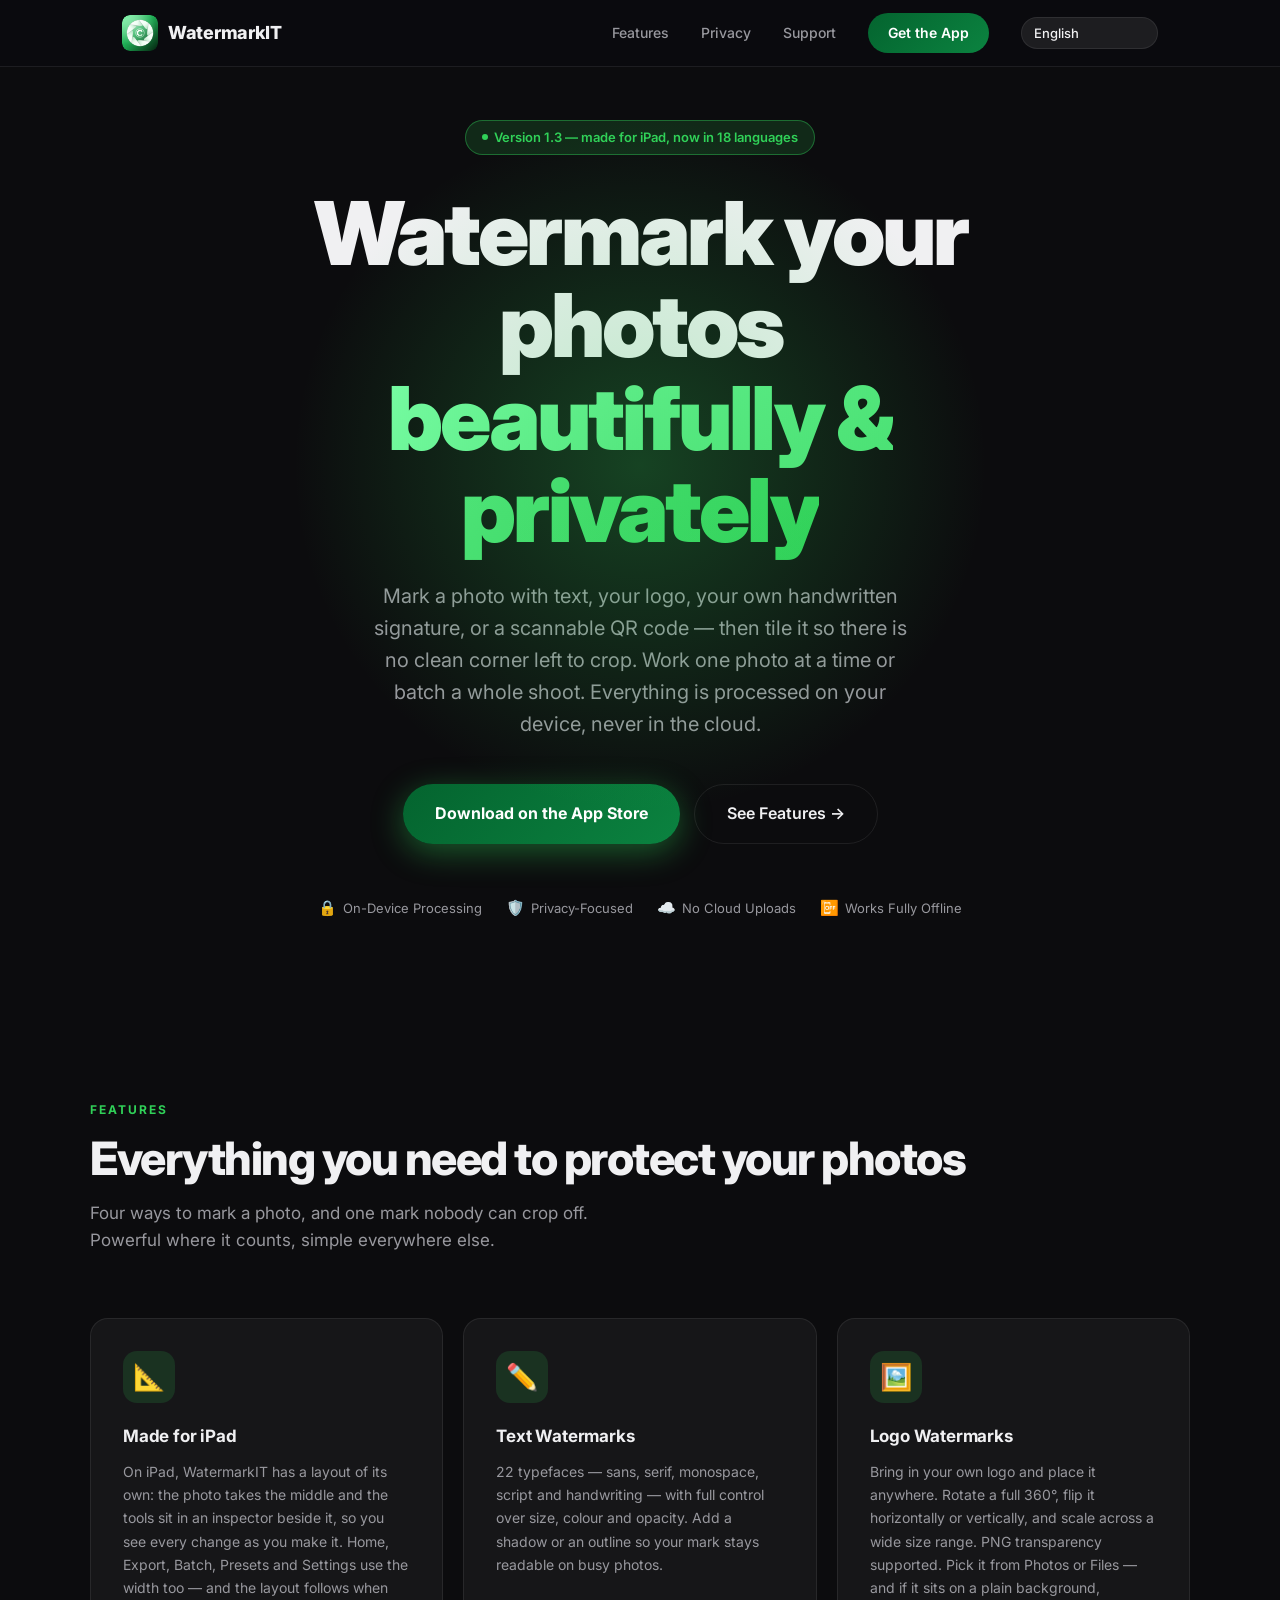
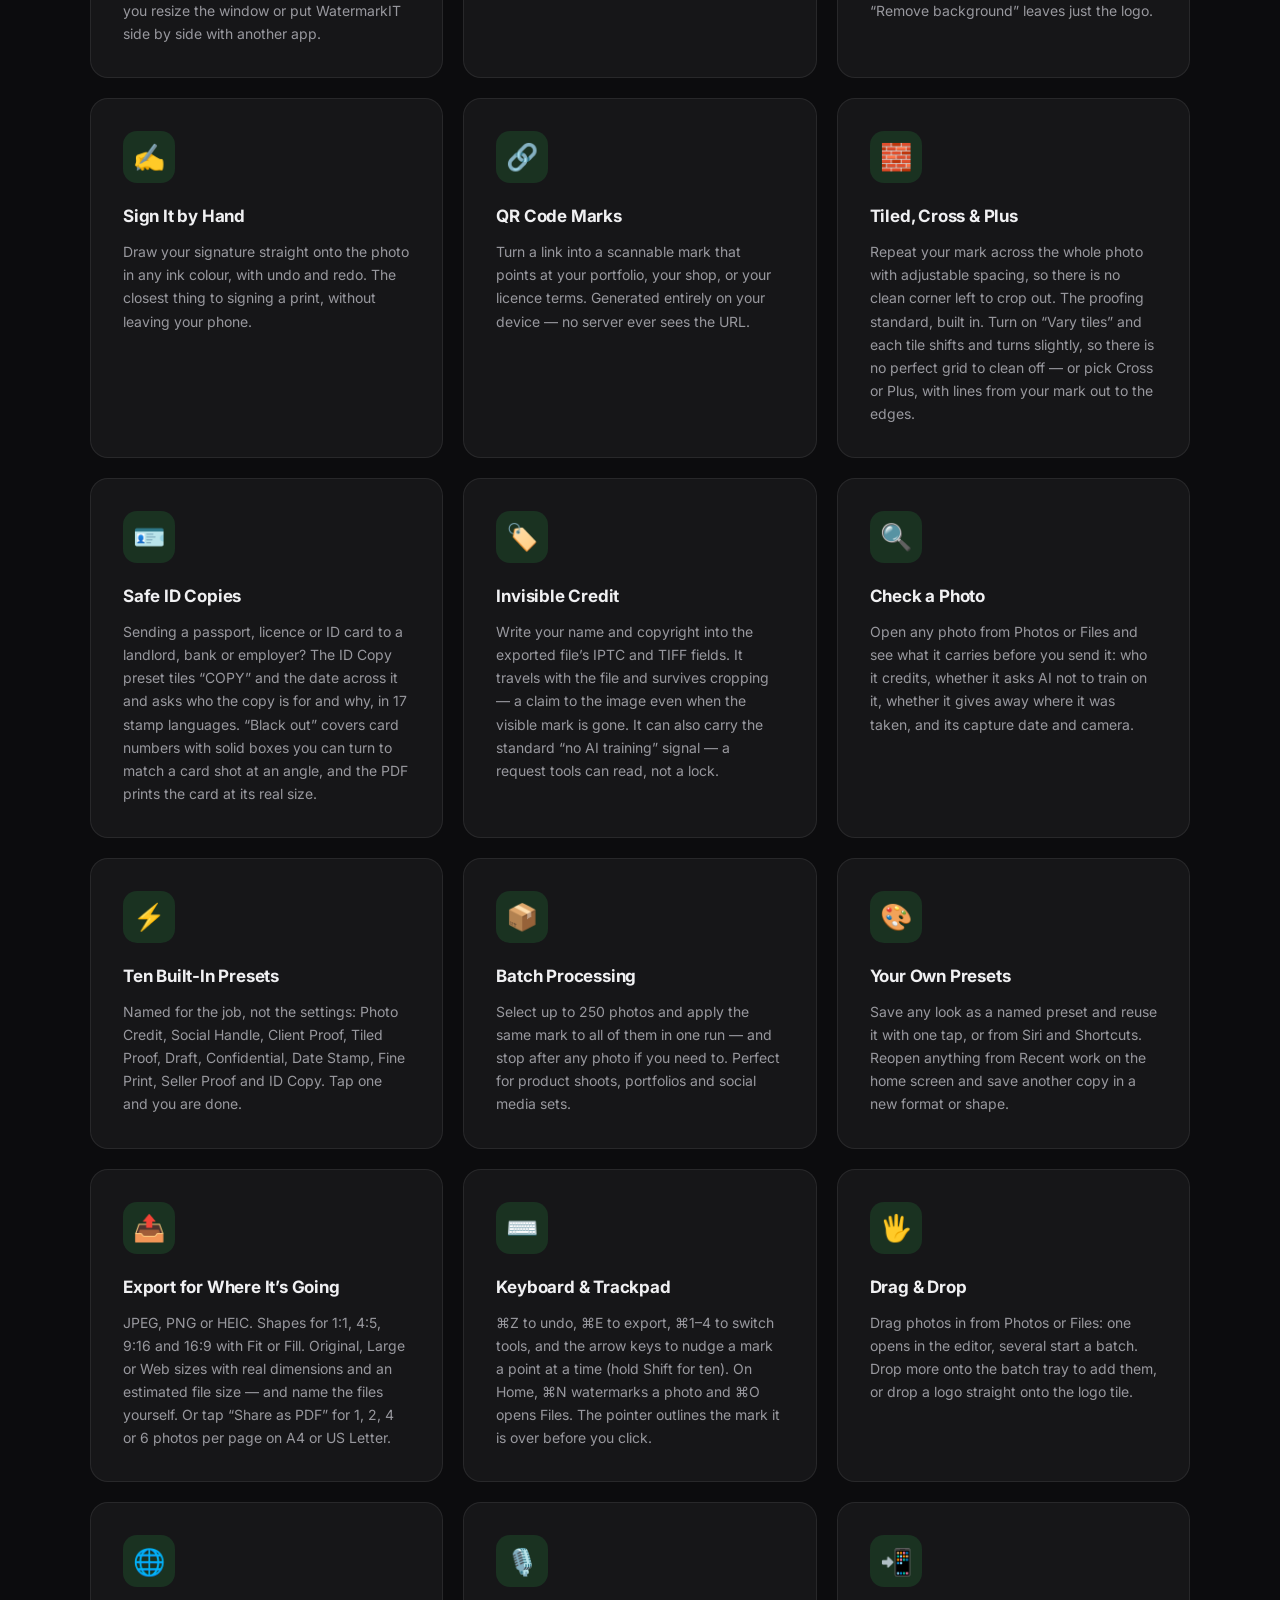
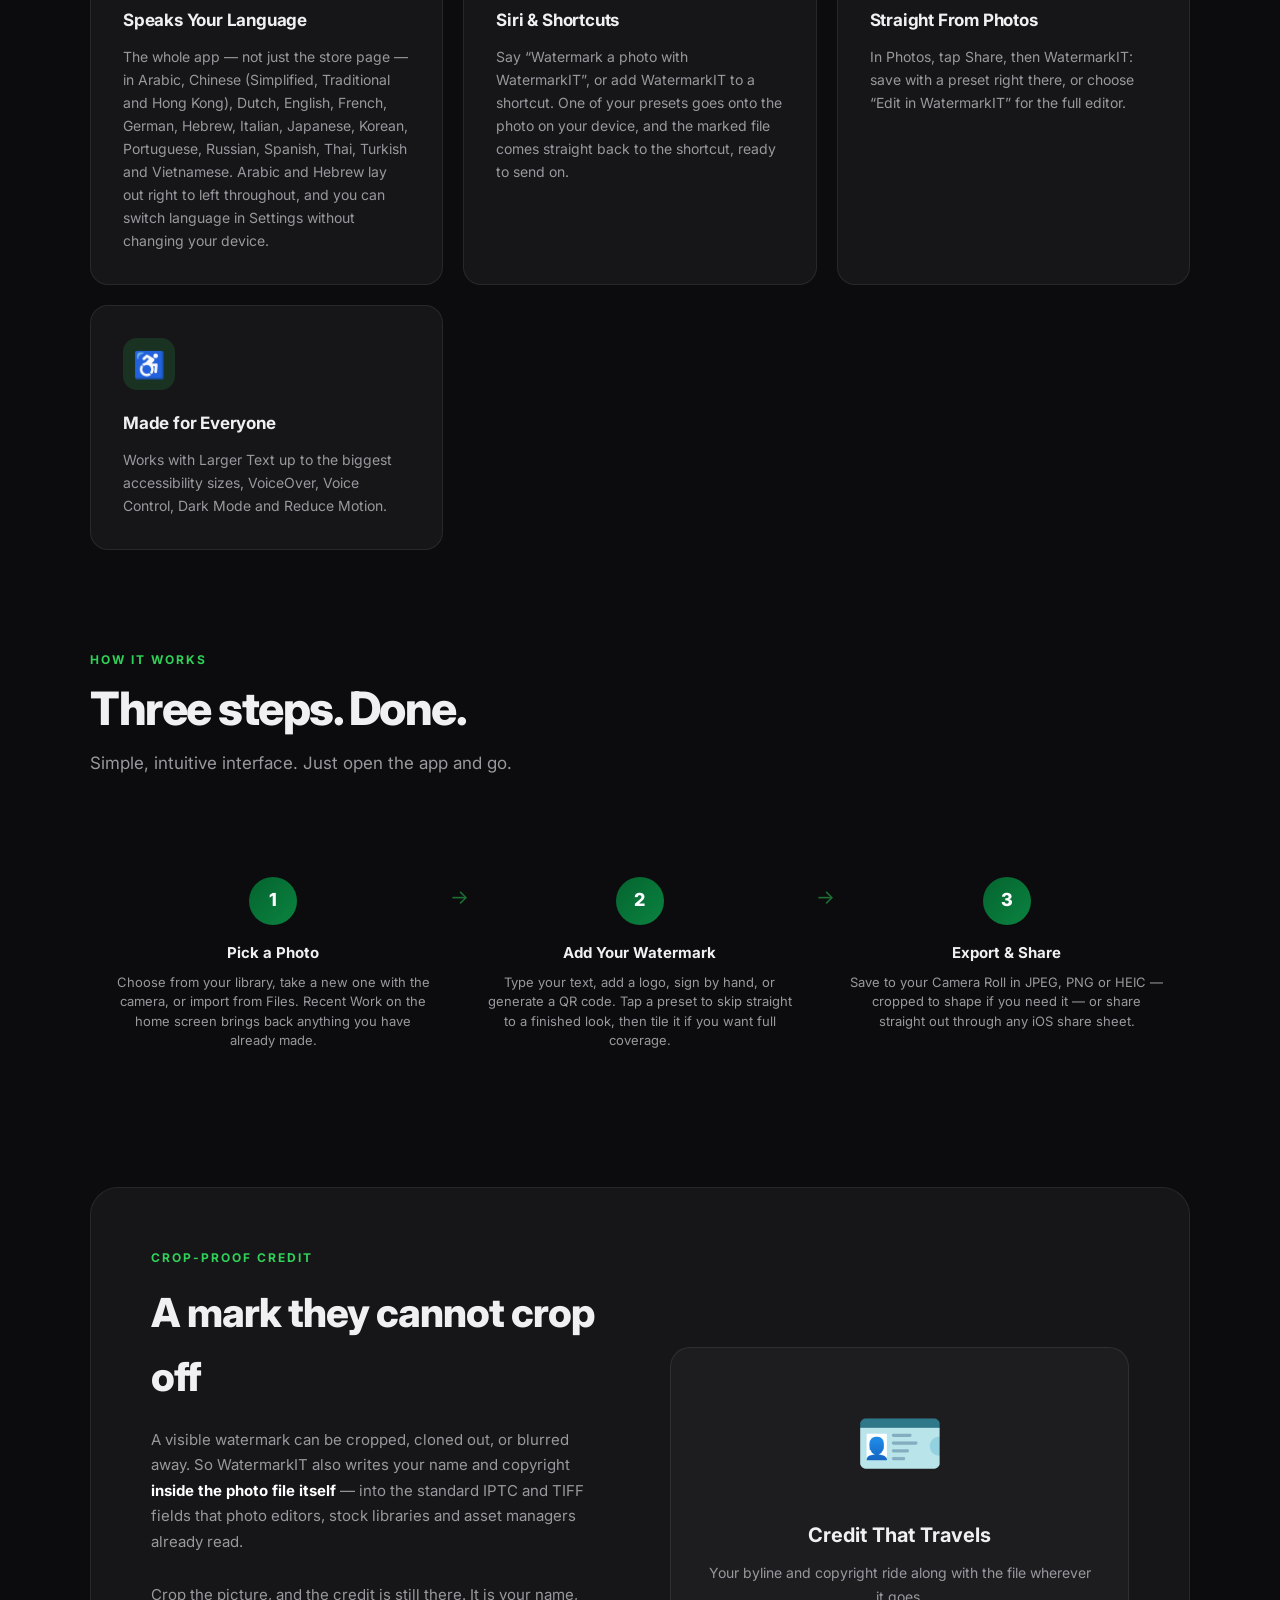
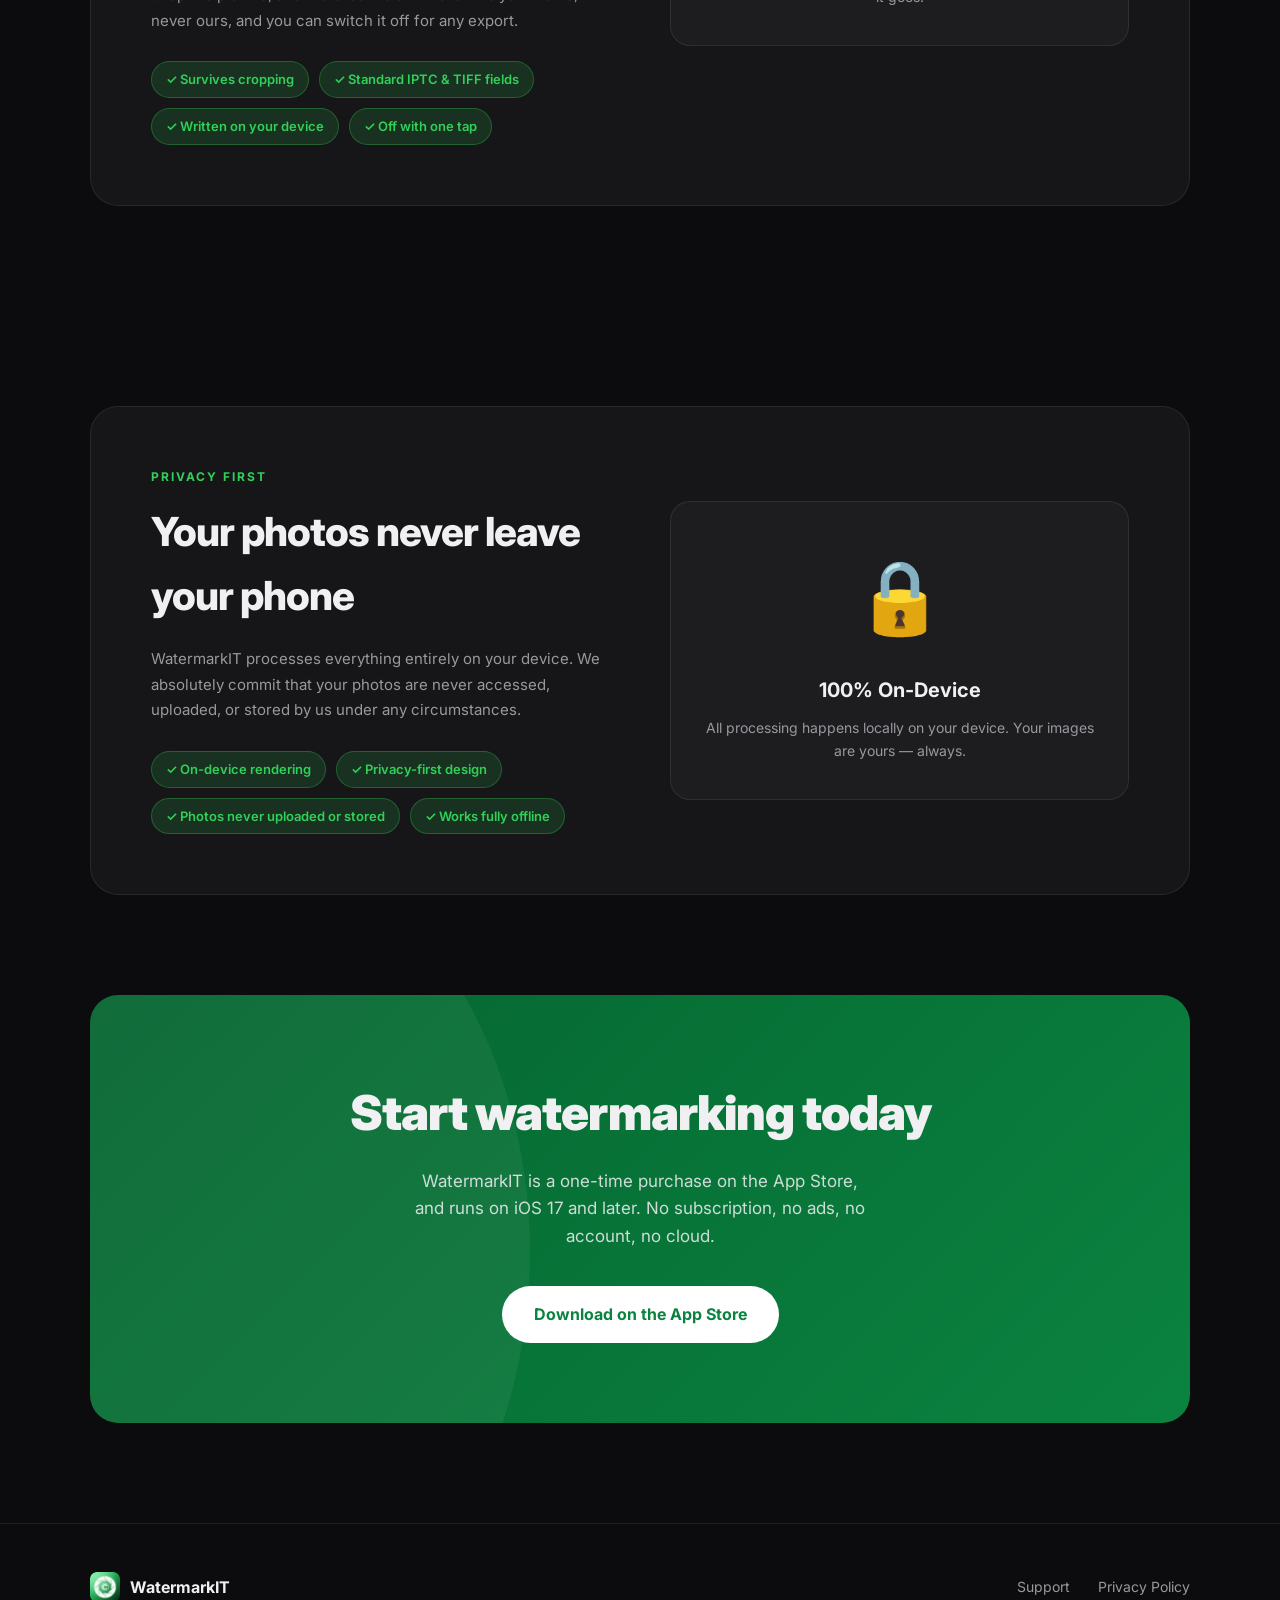
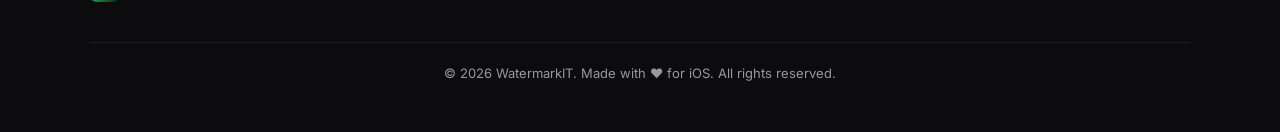
<file: index.html>
<!DOCTYPE html>
<html lang="en">
<head>
  <meta charset="UTF-8" />
  <meta name="viewport" content="width=device-width, initial-scale=1.0" />
  <title>WatermarkIT — Private Photo Watermark App for iPhone &amp; iPad</title>
  <meta name="description" content="WatermarkIT is a private iOS app for watermarking photos — text, logo, hand-drawn signature, QR code or tiled marks, plus invisible copyright that survives cropping. 100% on-device. One-time purchase, no subscription. iOS 17+." />
  <link rel="icon" type="image/png" href="appicon.png" />
  <link rel="apple-touch-icon" href="appicon.png" />
  <link rel="preconnect" href="https://fonts.googleapis.com" />
  <link rel="preconnect" href="https://fonts.gstatic.com" crossorigin />
  <link href="https://fonts.googleapis.com/css2?family=Inter:wght@300;400;500;600;700;800;900&display=swap" rel="stylesheet" />
  <style>
    *, *::before, *::after { box-sizing: border-box; margin: 0; padding: 0; }

    :root {
      --green: #0B8340;
      --green-light: #30D158;
      --green-dim: rgba(48,209,88,0.15);
      --gradient: linear-gradient(135deg, #04642F 0%, #0B8340 100%);
      --gradient-text: linear-gradient(135deg, #7CFFA8 0%, #30D158 100%);
      --bg: #0C0C0E;
      --surface: #161618;
      --surface2: #1D1D20;
      --border: rgba(255,255,255,0.08);
      --text: #F0F0F2;
      --muted: #98989E;
      --radius: 18px;
    }

    html { scroll-behavior: smooth; }

    body {
      background: var(--bg);
      color: var(--text);
      font-family: 'Inter', -apple-system, sans-serif;
      line-height: 1.6;
      overflow-x: hidden;
    }

    /* ── NAV ─────────────────────────────────────── */
    nav {
      position: fixed;
      top: 0; left: 0; right: 0;
      z-index: 200;
      background: rgba(10,10,15,0.8);
      backdrop-filter: blur(24px);
      -webkit-backdrop-filter: blur(24px);
      border-bottom: 1px solid var(--border);
    }
    .nav-inner {
      max-width: 1100px;
      margin: 0 auto;
      padding: 0 32px;
      display: flex;
      align-items: center;
      justify-content: space-between;
      height: 66px;
    }
    .logo {
      display: flex;
      align-items: center;
      gap: 10px;
      text-decoration: none;
      color: var(--text);
      font-weight: 800;
      font-size: 18px;
      letter-spacing: -0.3px;
    }
    .logo-icon {
      width: 36px;
      height: 36px;
      border-radius: 8px;
      object-fit: cover;
    }
    .nav-links { display: flex; align-items: center; gap: 32px; }
    .nav-link {
      color: var(--muted);
      text-decoration: none;
      font-size: 14px;
      font-weight: 500;
      transition: color 0.2s;
    }
    .nav-link:hover { color: var(--text); }
    .nav-cta {
      background: var(--gradient);
      color: white;
      text-decoration: none;
      font-size: 14px;
      font-weight: 600;
      padding: 9px 20px;
      border-radius: 100px;
      transition: opacity 0.2s, transform 0.2s;
    }
    .nav-cta:hover { opacity: 0.88; transform: scale(1.03); }

    /* ── HERO ────────────────────────────────────── */
    .hero {
      min-height: 100vh;
      display: flex;
      flex-direction: column;
      align-items: center;
      justify-content: center;
      text-align: center;
      padding: 120px 24px 80px;
      position: relative;
      overflow: hidden;
    }
    .hero-glow {
      position: absolute;
      width: 700px; height: 700px;
      background: radial-gradient(circle, rgba(48,209,88,0.28) 0%, transparent 70%);
      border-radius: 50%;
      top: 50%; left: 50%;
      transform: translate(-50%, -55%);
      pointer-events: none;
    }
    .badge {
      display: inline-flex;
      align-items: center;
      gap: 6px;
      background: var(--green-dim);
      border: 1px solid rgba(48,209,88,0.4);
      border-radius: 100px;
      padding: 6px 16px;
      font-size: 13px;
      font-weight: 600;
      color: var(--green-light);
      margin-bottom: 32px;
    }
    .badge-dot {
      width: 6px; height: 6px;
      background: var(--green-light);
      border-radius: 50%;
      animation: pulse 2s infinite;
    }
    @keyframes pulse {
      0%, 100% { opacity: 1; }
      50% { opacity: 0.4; }
    }
    h1 {
      font-size: clamp(44px, 7vw, 88px);
      font-weight: 900;
      line-height: 1.05;
      letter-spacing: -3px;
      margin-bottom: 24px;
      max-width: 800px;
    }
    h1 .gradient-text {
      background: var(--gradient-text);
      -webkit-background-clip: text;
      -webkit-text-fill-color: transparent;
      background-clip: text;
    }
    .hero-sub {
      font-size: clamp(16px, 2.5vw, 20px);
      color: var(--muted);
      max-width: 540px;
      margin: 0 auto 44px;
      font-weight: 400;
      line-height: 1.6;
    }
    .hero-actions {
      display: flex;
      gap: 14px;
      flex-wrap: wrap;
      justify-content: center;
    }
    .btn-primary {
      display: inline-flex;
      align-items: center;
      gap: 10px;
      background: var(--gradient);
      color: white;
      font-family: 'Inter', sans-serif;
      font-size: 16px;
      font-weight: 700;
      padding: 16px 32px;
      border-radius: 100px;
      text-decoration: none;
      transition: opacity 0.2s, transform 0.2s, box-shadow 0.2s;
      box-shadow: 0 8px 32px rgba(48,209,88,0.4);
    }
    .btn-primary:hover { opacity: 0.9; transform: translateY(-2px); box-shadow: 0 14px 40px rgba(48,209,88,0.5); }
    .btn-secondary {
      display: inline-flex;
      align-items: center;
      gap: 10px;
      background: transparent;
      color: var(--text);
      font-family: 'Inter', sans-serif;
      font-size: 16px;
      font-weight: 600;
      padding: 16px 32px;
      border-radius: 100px;
      border: 1px solid var(--border);
      text-decoration: none;
      transition: background 0.2s, border-color 0.2s;
    }
    .btn-secondary:hover { background: var(--surface); border-color: rgba(255,255,255,0.2); }

    /* ── PRIVACY STRIP ────────────────────────────── */
    .privacy-strip {
      display: flex;
      justify-content: center;
      gap: 24px;
      flex-wrap: wrap;
      margin-top: 52px;
      font-size: 13px;
      color: var(--muted);
    }
    .privacy-strip span {
      display: flex;
      align-items: center;
      gap: 6px;
    }
    .privacy-strip .icon { font-size: 15px; }

    /* ── SECTION ─────────────────────────────────── */
    section {
      padding: 100px 24px;
    }
    .section-inner {
      max-width: 1100px;
      margin: 0 auto;
    }
    .section-label {
      text-transform: uppercase;
      font-size: 12px;
      font-weight: 700;
      letter-spacing: 2px;
      color: var(--green-light);
      margin-bottom: 14px;
    }
    .section-title {
      font-size: clamp(28px, 4vw, 46px);
      font-weight: 800;
      letter-spacing: -1.5px;
      margin-bottom: 16px;
      line-height: 1.1;
    }
    .section-sub {
      font-size: 17px;
      color: var(--muted);
      max-width: 520px;
      margin-bottom: 64px;
    }

    /* ── FEATURES ────────────────────────────────── */
    .features-grid {
      display: grid;
      grid-template-columns: repeat(auto-fit, minmax(300px, 1fr));
      gap: 20px;
    }
    .feature-card {
      background: var(--surface);
      border: 1px solid var(--border);
      border-radius: var(--radius);
      padding: 32px;
      transition: border-color 0.25s, transform 0.25s;
    }
    .feature-card:hover {
      border-color: rgba(48,209,88,0.4);
      transform: translateY(-3px);
    }
    .feature-icon {
      width: 52px; height: 52px;
      border-radius: 14px;
      background: var(--green-dim);
      display: flex;
      align-items: center;
      justify-content: center;
      font-size: 26px;
      margin-bottom: 20px;
    }
    .feature-card h3 {
      font-size: 17px;
      font-weight: 700;
      margin-bottom: 10px;
      letter-spacing: -0.2px;
    }
    .feature-card p {
      font-size: 14px;
      color: var(--muted);
      line-height: 1.65;
    }

    /* ── PRIVACY SECTION ─────────────────────────── */
    .privacy-section {
      background: var(--surface);
      border-radius: 28px;
      border: 1px solid var(--border);
      padding: 60px;
      display: grid;
      grid-template-columns: 1fr 1fr;
      gap: 60px;
      align-items: center;
    }
    @media (max-width: 700px) {
      .privacy-section { grid-template-columns: 1fr; padding: 36px 24px; }
    }
    .privacy-section h2 {
      font-size: clamp(26px, 3.5vw, 40px);
      font-weight: 800;
      letter-spacing: -1px;
      margin-bottom: 18px;
    }
    .privacy-section p {
      font-size: 15px;
      color: var(--muted);
      line-height: 1.7;
      margin-bottom: 28px;
    }
    .privacy-pills {
      display: flex;
      flex-wrap: wrap;
      gap: 10px;
    }
    .pill {
      display: inline-flex;
      align-items: center;
      gap: 7px;
      background: var(--green-dim);
      border: 1px solid rgba(48,209,88,0.3);
      border-radius: 100px;
      padding: 7px 14px;
      font-size: 13px;
      font-weight: 600;
      color: var(--green-light);
    }
    .privacy-visual {
      background: var(--surface2);
      border: 1px solid var(--border);
      border-radius: 20px;
      padding: 36px 32px;
      text-align: center;
    }
    .privacy-big-icon { font-size: 72px; margin-bottom: 20px; }
    .privacy-visual h3 {
      font-size: 20px;
      font-weight: 700;
      margin-bottom: 10px;
    }
    .privacy-visual p {
      font-size: 14px;
      color: var(--muted);
      margin: 0;
    }

    /* ── STEPS ───────────────────────────────────── */
    .steps {
      display: grid;
      grid-template-columns: repeat(auto-fit, minmax(200px, 1fr));
      gap: 0;
      position: relative;
    }
    .step {
      padding: 36px 24px;
      text-align: center;
      position: relative;
    }
    .step:not(:last-child)::after {
      content: '→';
      position: absolute;
      right: -12px;
      top: 40px;
      font-size: 20px;
      color: var(--green-light);
      opacity: 0.5;
    }
    @media (max-width: 600px) { .step:not(:last-child)::after { display: none; } }
    .step-num {
      width: 48px; height: 48px;
      border-radius: 50%;
      background: var(--gradient);
      color: white;
      font-size: 18px;
      font-weight: 800;
      display: flex;
      align-items: center;
      justify-content: center;
      margin: 0 auto 16px;
    }
    .step h3 { font-size: 15px; font-weight: 700; margin-bottom: 8px; }
    .step p { font-size: 13px; color: var(--muted); line-height: 1.5; }

    /* ── CTA ─────────────────────────────────────── */
    .cta-section {
      text-align: center;
      background: var(--gradient);
      border-radius: 28px;
      padding: 80px 40px;
      margin: 0 24px 100px;
      max-width: 1100px;
      margin-left: auto;
      margin-right: auto;
      position: relative;
      overflow: hidden;
    }
    .cta-section::before {
      content: '';
      position: absolute;
      top: -40%; left: -20%;
      width: 60%; height: 200%;
      background: rgba(255,255,255,0.05);
      border-radius: 50%;
      pointer-events: none;
    }
    .cta-section h2 {
      font-size: clamp(28px, 4vw, 48px);
      font-weight: 900;
      letter-spacing: -1px;
      margin-bottom: 16px;
    }
    .cta-section p {
      font-size: 17px;
      opacity: 0.85;
      max-width: 460px;
      margin: 0 auto 36px;
    }
    .btn-white {
      display: inline-flex;
      align-items: center;
      gap: 10px;
      background: white;
      color: var(--green);
      font-family: 'Inter', sans-serif;
      font-size: 16px;
      font-weight: 700;
      padding: 16px 32px;
      border-radius: 100px;
      text-decoration: none;
      transition: transform 0.2s, box-shadow 0.2s;
    }
    .btn-white:hover { transform: translateY(-2px); box-shadow: 0 12px 36px rgba(0,0,0,0.25); }

    /* ── FOOTER ──────────────────────────────────── */
    footer {
      border-top: 1px solid var(--border);
      padding: 48px 32px;
      text-align: center;
    }
    .footer-inner {
      max-width: 1100px;
      margin: 0 auto;
      display: flex;
      align-items: center;
      justify-content: space-between;
      flex-wrap: wrap;
      gap: 20px;
    }
    .footer-logo { display: flex; align-items: center; gap: 10px; text-decoration: none; color: var(--text); font-weight: 700; }
    .footer-links { display: flex; gap: 28px; }
    .footer-links a { color: var(--muted); text-decoration: none; font-size: 14px; transition: color 0.2s; }
    .footer-links a:hover { color: var(--text); }
    .footer-copy { width: 100%; text-align: center; color: var(--muted); font-size: 13px; margin-top: 20px; padding-top: 20px; border-top: 1px solid var(--border); }

    /* ── i18n ───────────────────────────────────── */
    .langpick {
      background: var(--surface2);
      color: var(--text);
      border: 1px solid var(--border);
      border-radius: 100px;
      font-family: 'Inter', sans-serif;
      font-size: 13px;
      font-weight: 500;
      padding: 7px 12px;
      cursor: pointer;
      appearance: none;
    }
    .langpick:focus-visible { outline: 2px solid var(--green-light); outline-offset: 2px; }
    .trans-note {
      max-width: 1100px;
      margin: 0 auto 8px;
      padding: 0 24px;
      color: var(--muted);
      font-size: 13px;
      text-align: center;
    }
    .trans-note:empty { display: none; }
    /* The picker is one more item in a nav that was already tight. Below 640
       the two in-page anchors go, since scrolling reaches those sections
       anyway, and Support / the CTA / the picker stay. */
    .nav-cta { white-space: nowrap; }
    @media (max-width: 760px) { .nav-links { gap: 16px; } }
    @media (max-width: 640px) { .nav-links .nav-link[href^="#"] { display: none; } }
    /* Below 480 even three items overflow. The nav CTA is the one to drop:
       the hero's own download button is on screen at that width anyway, so
       nothing is lost, and the picker stays reachable. */
    @media (max-width: 480px) { .nav-links .nav-cta { display: none; } }
    /* Fourteen languages made 'Português (Brasil)' the longest option, and a
       native <select>'s closed width follows its widest option, not the
       selected one — so the picker grew wide enough on its own to overflow a
       375px screen even with the CTA already gone. Capping it with an
       ellipsis keeps the box a constant, predictable size regardless of which
       language (or how many) are ever added; the open dropdown is unaffected
       and still shows every option in full. */
    @media (max-width: 480px) {
      .nav-inner { padding: 0 16px; }
      .langpick { max-width: 84px; overflow: hidden; text-overflow: ellipsis; white-space: nowrap; }
    }
    /* The step connector is physically sided. */
    [dir="rtl"] .step:not(:last-child)::after { right: auto; left: -12px; content: '←'; }
    :lang(ar) body { font-family: 'Inter', 'Geeza Pro', system-ui, sans-serif; }
    :lang(ja) body { font-family: 'Inter', 'Hiragino Sans', 'Yu Gothic', system-ui, sans-serif; }
    :lang(zh-Hans) body { font-family: 'Inter', 'PingFang SC', 'Microsoft YaHei', system-ui, sans-serif; }
    :lang(zh-Hant) body { font-family: 'Inter', 'PingFang TC', 'Microsoft JhengHei', system-ui, sans-serif; }
    :lang(zh-HK) body { font-family: 'Inter', 'PingFang HK', 'PingFang TC', system-ui, sans-serif; }
    :lang(ru) body { font-family: 'Inter', 'Helvetica Neue', system-ui, sans-serif; }
    :lang(vi) body { font-family: 'Inter', 'Helvetica Neue', system-ui, sans-serif; }
    :lang(tr) body { font-family: 'Inter', 'Helvetica Neue', system-ui, sans-serif; }
    :lang(he) body { font-family: 'Inter', 'Arial Hebrew', 'SF Hebrew', system-ui, sans-serif; }
    :lang(ko) body { font-family: 'Inter', 'Apple SD Gothic Neo', 'Malgun Gothic', system-ui, sans-serif; word-break: keep-all; }
    :lang(th) body { font-family: 'Inter', 'Thonburi', 'Leelawadee UI', system-ui, sans-serif; }
  </style>
</head>
<body>

  <!-- NAV -->
  <nav>
    <div class="nav-inner">
      <a href="index.html" class="logo">
        <img src="appicon.png" class="logo-icon" alt="WatermarkIT App Icon">
        WatermarkIT
      </a>
      <div class="nav-links">
        <a href="#features" class="nav-link" data-i18n="nav.features"></a>
        <a href="#privacy" class="nav-link" data-i18n="nav.privacy"></a>
        <a href="support.html" class="nav-link" data-i18n="nav.support"></a>
        <a href="#download" class="nav-cta" data-i18n="nav.cta"></a>
        <select class="langpick" id="langpick">
          <option value="en">English</option>
          <option value="zh-Hans">简体中文</option>
          <option value="zh-Hant">繁體中文</option>
          <option value="ar">العربية</option>
          <option value="ja">日本語</option>
          <option value="zh-HK">繁體中文（香港）</option>
          <option value="fr">Français</option>
          <option value="de">Deutsch</option>
          <option value="ru">Русский</option>
          <option value="nl">Nederlands</option>
          <option value="vi">Tiếng Việt</option>
          <option value="tr">Türkçe</option>
          <option value="es-ES">Español (España)</option>
          <option value="es-MX">Español (México)</option>
          <option value="pt-BR">Português (Brasil)</option>
          <option value="it">Italiano</option>
          <option value="ko">한국어</option>
          <option value="th">ไทย</option>
          <option value="he">עברית</option>
        </select>
      </div>
    </div>
  </nav>

  <!-- HERO -->
  <div class="hero">
    <div class="hero-glow"></div>
    <div class="badge">
      <span class="badge-dot"></span>
      <span data-i18n="hero.badge"></span>
    </div>
    <h1><span data-i18n="hero.h1a"></span><br><span class="gradient-text" data-i18n="hero.h1b"></span></h1>
    <p class="hero-sub" data-i18n="hero.sub"></p>
    <div class="hero-actions">
      <a href="#download" class="btn-primary" id="hero-download-btn" data-i18n="hero.download"></a>
      <a href="#features" class="btn-secondary" data-i18n="hero.features"></a>
    </div>
    <div class="privacy-strip">
      <span><span class="icon">🔒</span> <span data-i18n="strip1"></span></span>
      <span><span class="icon">🛡️</span> <span data-i18n="strip2"></span></span>
      <span><span class="icon">☁️</span> <span data-i18n="strip3"></span></span>
      <span><span class="icon">📴</span> <span data-i18n="strip4"></span></span>
    </div>
  </div>

  <p class="trans-note" data-i18n="trans.note"></p>

  <!-- FEATURES -->
  <section id="features">
    <div class="section-inner">
      <div class="section-label" data-i18n="feat.label"></div>
      <h2 class="section-title" data-i18n="feat.title"></h2>
      <p class="section-sub" data-i18n="feat.sub"></p>
      <div class="features-grid">
          <div class="feature-card">
            <div class="feature-icon">📐</div>
            <h3 data-i18n="f17.h"></h3>
            <p data-i18n="f17.p"></p>
          </div>
          <div class="feature-card">
            <div class="feature-icon">✏️</div>
            <h3 data-i18n="f1.h"></h3>
            <p data-i18n="f1.p"></p>
          </div>
          <div class="feature-card">
            <div class="feature-icon">🖼️</div>
            <h3 data-i18n="f2.h"></h3>
            <p data-i18n="f2.p"></p>
          </div>
          <div class="feature-card">
            <div class="feature-icon">✍️</div>
            <h3 data-i18n="f3.h"></h3>
            <p data-i18n="f3.p"></p>
          </div>
          <div class="feature-card">
            <div class="feature-icon">🔗</div>
            <h3 data-i18n="f4.h"></h3>
            <p data-i18n="f4.p"></p>
          </div>
          <div class="feature-card">
            <div class="feature-icon">🧱</div>
            <h3 data-i18n="f5.h"></h3>
            <p data-i18n="f5.p"></p>
          </div>
          <div class="feature-card">
            <div class="feature-icon">🪪</div>
            <h3 data-i18n="f13.h"></h3>
            <p data-i18n="f13.p"></p>
          </div>
          <div class="feature-card">
            <div class="feature-icon">🏷️</div>
            <h3 data-i18n="f6.h"></h3>
            <p data-i18n="f6.p"></p>
          </div>
          <div class="feature-card">
            <div class="feature-icon">🔍</div>
            <h3 data-i18n="f14.h"></h3>
            <p data-i18n="f14.p"></p>
          </div>
          <div class="feature-card">
            <div class="feature-icon">⚡</div>
            <h3 data-i18n="f7.h"></h3>
            <p data-i18n="f7.p"></p>
          </div>
          <div class="feature-card">
            <div class="feature-icon">📦</div>
            <h3 data-i18n="f8.h"></h3>
            <p data-i18n="f8.p"></p>
          </div>
          <div class="feature-card">
            <div class="feature-icon">🎨</div>
            <h3 data-i18n="f9.h"></h3>
            <p data-i18n="f9.p"></p>
          </div>
          <div class="feature-card">
            <div class="feature-icon">📤</div>
            <h3 data-i18n="f10.h"></h3>
            <p data-i18n="f10.p"></p>
          </div>
          <div class="feature-card">
            <div class="feature-icon">⌨️</div>
            <h3 data-i18n="f18.h"></h3>
            <p data-i18n="f18.p"></p>
          </div>
          <div class="feature-card">
            <div class="feature-icon">🖐️</div>
            <h3 data-i18n="f19.h"></h3>
            <p data-i18n="f19.p"></p>
          </div>
          <div class="feature-card">
            <div class="feature-icon">🌐</div>
            <h3 data-i18n="f11.h"></h3>
            <p data-i18n="f11.p"></p>
          </div>
          <div class="feature-card">
            <div class="feature-icon">🎙️</div>
            <h3 data-i18n="f12.h"></h3>
            <p data-i18n="f12.p"></p>
          </div>
          <div class="feature-card">
            <div class="feature-icon">📲</div>
            <h3 data-i18n="f15.h"></h3>
            <p data-i18n="f15.p"></p>
          </div>
          <div class="feature-card">
            <div class="feature-icon">♿</div>
            <h3 data-i18n="f16.h"></h3>
            <p data-i18n="f16.p"></p>
          </div>
      </div>
    </div>
  </section>

  <!-- HOW IT WORKS -->
  <section style="padding-top: 0;">
    <div class="section-inner">
      <div class="section-label" data-i18n="how.label"></div>
      <h2 class="section-title" data-i18n="how.title"></h2>
      <p class="section-sub" data-i18n="how.sub"></p>
      <div class="steps">
          <div class="step">
            <div class="step-num">1</div>
            <h3 data-i18n="st1.h"></h3>
            <p data-i18n="st1.p"></p>
          </div>
          <div class="step">
            <div class="step-num">2</div>
            <h3 data-i18n="st2.h"></h3>
            <p data-i18n="st2.p"></p>
          </div>
          <div class="step">
            <div class="step-num">3</div>
            <h3 data-i18n="st3.h"></h3>
            <p data-i18n="st3.p"></p>
          </div>
      </div>
    </div>
  </section>

  <!-- CROP-PROOF CREDIT -->
  <section style="padding-top: 0;">
    <div class="section-inner">
      <div class="privacy-section">
        <div>
          <div class="section-label" data-i18n="crop.label"></div>
          <h2 data-i18n="crop.h"></h2>
          <p data-i18n="crop.p1"></p>
          <p style="margin-top:14px;" data-i18n="crop.p2"></p>
          <div class="privacy-pills">
            <span class="pill" data-i18n="crop.pill1"></span>
            <span class="pill" data-i18n="crop.pill2"></span>
            <span class="pill" data-i18n="crop.pill3"></span>
            <span class="pill" data-i18n="crop.pill4"></span>
          </div>
        </div>
        <div class="privacy-visual">
          <div class="privacy-big-icon">🪪</div>
          <h3 data-i18n="crop.vh"></h3>
          <p data-i18n="crop.vp"></p>
        </div>
      </div>
    </div>
  </section>

  <!-- PRIVACY -->
  <section id="privacy">
    <div class="section-inner">
      <div class="privacy-section">
        <div>
          <div class="section-label" data-i18n="priv.label"></div>
          <h2 data-i18n="priv.h"></h2>
          <p data-i18n="priv.p"></p>
          <div class="privacy-pills">
            <span class="pill" data-i18n="priv.pill1"></span>
            <span class="pill" data-i18n="priv.pill2"></span>
            <span class="pill" data-i18n="priv.pill3"></span>
            <span class="pill" data-i18n="priv.pill4"></span>
          </div>
        </div>
        <div class="privacy-visual">
          <div class="privacy-big-icon">🔒</div>
          <h3 data-i18n="priv.vh"></h3>
          <p data-i18n="priv.vp"></p>
        </div>
      </div>
    </div>
  </section>

  <!-- CTA / DOWNLOAD -->
  <div class="cta-section" id="download">
    <h2 data-i18n="cta.h"></h2>
    <p data-i18n="cta.p"></p>
    <a href="https://apps.apple.com/app/id6797597563" class="btn-white" id="app-store-link" data-i18n="cta.btn"></a>
  </div>

  <!-- FOOTER -->
  <footer>
    <div class="footer-inner">
      <a href="index.html" class="footer-logo">
        <img src="appicon.png" class="logo-icon" style="width:30px;height:30px;border-radius:6px;" alt="WatermarkIT Logo">
        WatermarkIT
      </a>
      <div class="footer-links">
        <a href="support.html" data-i18n="foot.support"></a>
        <a href="privacy.html" data-i18n="foot.privacy"></a>
      </div>
      <p class="footer-copy">© <span id="yr-index"></span> <span data-i18n="foot.copy"></span></p>
    </div>
  </footer>

<script>
  // Translations. English is the source text and stays authoritative.
  const I18N = {
 "en": {
  "lang.label": "Language",
  "trans.note": "",
  "nav.features": "Features",
  "nav.privacy": "Privacy",
  "nav.support": "Support",
  "nav.cta": "Get the App",
  "hero.badge": "Version 1.3 — made for iPad, now in 18 languages",
  "hero.h1a": "Watermark your photos",
  "hero.h1b": "beautifully &amp; privately",
  "hero.sub": "Mark a photo with text, your logo, your own handwritten signature, or a scannable QR code — then tile it so there is no clean corner left to crop. Work one photo at a time or batch a whole shoot. Everything is processed on your device, never in the cloud.",
  "hero.download": "Download on the App Store",
  "hero.features": "See Features →",
  "strip1": "On-Device Processing",
  "strip2": "Privacy-Focused",
  "strip3": "No Cloud Uploads",
  "strip4": "Works Fully Offline",
  "feat.label": "Features",
  "feat.title": "Everything you need to protect your photos",
  "feat.sub": "Four ways to mark a photo, and one mark nobody can crop off. Powerful where it counts, simple everywhere else.",
  "f1.h": "Text Watermarks",
  "f1.p": "22 typefaces — sans, serif, monospace, script and handwriting — with full control over size, colour and opacity. Add a shadow or an outline so your mark stays readable on busy photos.",
  "f2.h": "Logo Watermarks",
  "f2.p": "Bring in your own logo and place it anywhere. Rotate a full 360°, flip it horizontally or vertically, and scale across a wide size range. PNG transparency supported. Pick it from Photos or Files — and if it sits on a plain background, “Remove background” leaves just the logo.",
  "f3.h": "Sign It by Hand",
  "f3.p": "Draw your signature straight onto the photo in any ink colour, with undo and redo. The closest thing to signing a print, without leaving your phone.",
  "f4.h": "QR Code Marks",
  "f4.p": "Turn a link into a scannable mark that points at your portfolio, your shop, or your licence terms. Generated entirely on your device — no server ever sees the URL.",
  "f5.h": "Tiled, Cross &amp; Plus",
  "f5.p": "Repeat your mark across the whole photo with adjustable spacing, so there is no clean corner left to crop out. The proofing standard, built in. Turn on “Vary tiles” and each tile shifts and turns slightly, so there is no perfect grid to clean off — or pick Cross or Plus, with lines from your mark out to the edges.",
  "f6.h": "Invisible Credit",
  "f6.p": "Write your name and copyright into the exported file’s IPTC and TIFF fields. It travels with the file and survives cropping — a claim to the image even when the visible mark is gone. It can also carry the standard “no AI training” signal — a request tools can read, not a lock.",
  "f7.h": "Ten Built-In Presets",
  "f7.p": "Named for the job, not the settings: Photo Credit, Social Handle, Client Proof, Tiled Proof, Draft, Confidential, Date Stamp, Fine Print, Seller Proof and ID Copy. Tap one and you are done.",
  "f8.h": "Batch Processing",
  "f8.p": "Select up to 250 photos and apply the same mark to all of them in one run — and stop after any photo if you need to. Perfect for product shoots, portfolios and social media sets.",
  "f9.h": "Your Own Presets",
  "f9.p": "Save any look as a named preset and reuse it with one tap, or from Siri and Shortcuts. Reopen anything from Recent work on the home screen and save another copy in a new format or shape.",
  "f10.h": "Export for Where It’s Going",
  "f10.p": "JPEG, PNG or HEIC. Shapes for 1:1, 4:5, 9:16 and 16:9 with Fit or Fill. Original, Large or Web sizes with real dimensions and an estimated file size — and name the files yourself. Or tap “Share as PDF” for 1, 2, 4 or 6 photos per page on A4 or US Letter.",
  "how.label": "How It Works",
  "how.title": "Three steps. Done.",
  "how.sub": "Simple, intuitive interface. Just open the app and go.",
  "st1.h": "Pick a Photo",
  "st1.p": "Choose from your library, take a new one with the camera, or import from Files. Recent Work on the home screen brings back anything you have already made.",
  "st2.h": "Add Your Watermark",
  "st2.p": "Type your text, add a logo, sign by hand, or generate a QR code. Tap a preset to skip straight to a finished look, then tile it if you want full coverage.",
  "st3.h": "Export &amp; Share",
  "st3.p": "Save to your Camera Roll in JPEG, PNG or HEIC — cropped to shape if you need it — or share straight out through any iOS share sheet.",
  "crop.label": "Crop-Proof Credit",
  "crop.h": "A mark they cannot crop off",
  "crop.p1": "A visible watermark can be cropped, cloned out, or blurred away. So WatermarkIT also writes your name and copyright <strong style=\"color:#fff;\">inside the photo file itself</strong> — into the standard IPTC and TIFF fields that photo editors, stock libraries and asset managers already read.",
  "crop.p2": "Crop the picture, and the credit is still there. It is your name, never ours, and you can switch it off for any export.",
  "crop.pill1": "✓ Survives cropping",
  "crop.pill2": "✓ Standard IPTC &amp; TIFF fields",
  "crop.pill3": "✓ Written on your device",
  "crop.pill4": "✓ Off with one tap",
  "crop.vh": "Credit That Travels",
  "crop.vp": "Your byline and copyright ride along with the file wherever it goes.",
  "priv.label": "Privacy First",
  "priv.h": "Your photos never leave your phone",
  "priv.p": "WatermarkIT processes everything entirely on your device. We absolutely commit that your photos are never accessed, uploaded, or stored by us under any circumstances.",
  "priv.pill1": "✓ On-device rendering",
  "priv.pill2": "✓ Privacy-first design",
  "priv.pill3": "✓ Photos never uploaded or stored",
  "priv.pill4": "✓ Works fully offline",
  "priv.vh": "100% On-Device",
  "priv.vp": "All processing happens locally on your device. Your images are yours — always.",
  "cta.h": "Start watermarking today",
  "cta.p": "WatermarkIT is a one-time purchase on the App Store, and runs on iOS 17 and later. No subscription, no ads, no account, no cloud.",
  "cta.btn": "Download on the App Store",
  "foot.support": "Support",
  "foot.privacy": "Privacy Policy",
  "foot.copy": "WatermarkIT. Made with ❤️ for iOS. All rights reserved.",
  "f11.h": "Speaks Your Language",
  "f11.p": "The whole app — not just the store page — in Arabic, Chinese (Simplified, Traditional and Hong Kong), Dutch, English, French, German, Hebrew, Italian, Japanese, Korean, Portuguese, Russian, Spanish, Thai, Turkish and Vietnamese. Arabic and Hebrew lay out right to left throughout, and you can switch language in Settings without changing your device.",
  "f12.h": "Siri &amp; Shortcuts",
  "f12.p": "Say “Watermark a photo with WatermarkIT”, or add WatermarkIT to a shortcut. One of your presets goes onto the photo on your device, and the marked file comes straight back to the shortcut, ready to send on.",
  "f13.h": "Safe ID Copies",
  "f13.p": "Sending a passport, licence or ID card to a landlord, bank or employer? The ID Copy preset tiles “COPY” and the date across it and asks who the copy is for and why, in 17 stamp languages. “Black out” covers card numbers with solid boxes you can turn to match a card shot at an angle, and the PDF prints the card at its real size.",
  "f14.h": "Check a Photo",
  "f14.p": "Open any photo from Photos or Files and see what it carries before you send it: who it credits, whether it asks AI not to train on it, whether it gives away where it was taken, and its capture date and camera.",
  "f15.h": "Straight From Photos",
  "f15.p": "In Photos, tap Share, then WatermarkIT: save with a preset right there, or choose “Edit in WatermarkIT” for the full editor.",
  "f16.h": "Made for Everyone",
  "f16.p": "Works with Larger Text up to the biggest accessibility sizes, VoiceOver, Voice Control, Dark Mode and Reduce Motion.",
  "f17.h": "Made for iPad",
  "f17.p": "On iPad, WatermarkIT has a layout of its own: the photo takes the middle and the tools sit in an inspector beside it, so you see every change as you make it. Home, Export, Batch, Presets and Settings use the width too — and the layout follows when you resize the window or put WatermarkIT side by side with another app.",
  "f18.h": "Keyboard &amp; Trackpad",
  "f18.p": "⌘Z to undo, ⌘E to export, ⌘1–4 to switch tools, and the arrow keys to nudge a mark a point at a time (hold Shift for ten). On Home, ⌘N watermarks a photo and ⌘O opens Files. The pointer outlines the mark it is over before you click.",
  "f19.h": "Drag &amp; Drop",
  "f19.p": "Drag photos in from Photos or Files: one opens in the editor, several start a batch. Drop more onto the batch tray to add them, or drop a logo straight onto the logo tile."
 },
 "ar": {
  "lang.label": "اللغة",
  "trans.note": "هذه الترجمة مقدّمة للتسهيل فقط، والنسخة الإنجليزية هي المرجع المعتمد.",
  "nav.features": "المزايا",
  "nav.privacy": "الخصوصية",
  "nav.support": "الدعم",
  "nav.cta": "احصل على التطبيق",
  "hero.badge": "الإصدار 1.3 — مصمَّم لجهاز iPad، والآن بـ 18 لغة",
  "hero.h1a": "ضع علامتك على صورك",
  "hero.h1b": "بأناقة وخصوصية",
  "hero.sub": "ضع على صورتك نصًا أو شعارك أو توقيعك بخط يدك أو رمز QR قابلًا للمسح، ثم كرّره حتى لا تبقى زاوية نظيفة يمكن اقتصاصها. اعمل على صورة واحدة أو على جلسة تصوير كاملة دفعة واحدة. تتم كل المعالجة على جهازك، لا في السحابة.",
  "hero.download": "نزّله من App Store",
  "hero.features": "استعرض المزايا ←",
  "strip1": "معالجة على الجهاز",
  "strip2": "تركّز على الخصوصية",
  "strip3": "لا رفع إلى السحابة",
  "strip4": "يعمل دون اتصال تمامًا",
  "feat.label": "المزايا",
  "feat.title": "كل ما تحتاجه لحماية صورك",
  "feat.sub": "أربع طرق لوضع علامة على صورة، وعلامة واحدة لا يستطيع أحد اقتصاصها. قوي حيث يهم، وبسيط في كل ما عداه.",
  "f1.h": "علامات نصية",
  "f1.p": "‏22 خطًا — بلا زخرفة ومزخرف وثابت العرض ومائل ويدوي — مع تحكّم كامل في الحجم واللون والشفافية. أضف ظلًا أو حدودًا ليبقى النص واضحًا فوق الصور المزدحمة.",
  "f2.h": "علامات بالشعار",
  "f2.p": "أدرج شعارك الخاص وضعه في أي مكان. أدره 360° كاملة، واقلبه أفقيًا أو رأسيًا، وغيّر حجمه ضمن نطاق واسع. ويُدعم تدرّج شفافية PNG. اختره من الصور أو الملفات — وإن كان على خلفية سادة، فإن «إزالة الخلفية» تُبقي الشعار وحده.",
  "f3.h": "وقّع بخط يدك",
  "f3.p": "ارسم توقيعك مباشرة على الصورة بأي لون حبر، مع التراجع والإعادة. أقرب شيء إلى التوقيع على نسخة مطبوعة، دون مغادرة هاتفك.",
  "f4.h": "علامات برمز QR",
  "f4.p": "حوّل رابطًا إلى علامة قابلة للمسح تشير إلى معرض أعمالك أو متجرك أو شروط الترخيص. يُنشأ على جهازك بالكامل، ولا يرى أي خادم الرابط.",
  "f5.h": "مبلّطة ومتقاطع وزائد",
  "f5.p": "كرّر علامتك على الصورة كاملة بتباعد قابل للضبط، فلا تبقى زاوية نظيفة يمكن اقتصاصها. معيار المراجعة، مدمجًا. فعّل «نوّع التكرارات» لتنزاح كل نسخة وتميل قليلًا، فلا تبقى شبكة منتظمة يسهل مسحها — أو اختر «متقاطع» أو «زائد»: خطوط تمتد من علامتك إلى حواف الصورة.",
  "f6.h": "نسبة غير مرئية",
  "f6.p": "اكتب اسمك وحقوق النشر في حقلي IPTC وTIFF بالملف المُصدَّر. تنتقل مع الملف وتصمد أمام الاقتصاص، فتبقى لك مطالبة بالصورة حتى بعد زوال العلامة المرئية. ويمكن أن يحمل أيضًا إشارة «عدم التدريب بالذكاء الاصطناعي» القياسية — طلب تقرؤه الأدوات، وليس قفلًا.",
  "f7.h": "عشرة إعدادات مسبقة",
  "f7.p": "مسمّاة حسب الغرض لا حسب الإعدادات: اعتماد الصورة، معرّف التواصل، نسخة العميل، نسخة مبلّطة، مسودة، سري، ختم التاريخ، خط دقيق، إثبات البائع، ونسخة الهوية. اضغط واحدًا وانتهى الأمر.",
  "f8.h": "المعالجة الدفعية",
  "f8.p": "حدّد حتى 250 صورة وطبّق العلامة نفسها عليها جميعًا في تشغيل واحد — ويمكنك التوقف بعد أي صورة. مثالي لتصوير المنتجات وملفات الأعمال ومجموعات وسائل التواصل.",
  "f9.h": "إعداداتك المسبقة",
  "f9.p": "احفظ أي مظهر كإعداد مسبق باسم، وأعد استخدامه بلمسة واحدة أو من Siri والاختصارات. وأعد فتح أي عمل من «الأعمال الأخيرة» في الشاشة الرئيسية واحفظ نسخة أخرى بتنسيق أو شكل جديد.",
  "f10.h": "صدّر بما يناسب وجهته",
  "f10.p": "‏JPEG أو PNG أو HEIC. وأشكال 1:1 و4:5 و9:16 و16:9 مع ملاءمة أو ملء. وأحجام أصلية أو كبيرة أو للويب بأبعاد حقيقية وحجم ملف تقديري — وسمِّ الملفات بنفسك. أو اضغط «مشاركة كملف PDF» بصورة أو 2 أو 4 أو 6 صور في الصفحة، على A4 أو US Letter.",
  "how.label": "كيف يعمل",
  "how.title": "ثلاث خطوات. وانتهيت.",
  "how.sub": "واجهة بسيطة وبديهية. افتح التطبيق وابدأ.",
  "st1.h": "اختر صورة",
  "st1.p": "اختر من مكتبتك، أو التقط صورة جديدة بالكاميرا، أو استورد من الملفات. و«الأعمال الأخيرة» في الشاشة الرئيسية تعيد إليك كل ما أنجزته سابقًا.",
  "st2.h": "أضف علامتك",
  "st2.p": "اكتب نصك، أو أضف شعارًا، أو وقّع بيدك، أو أنشئ رمز QR. اضغط إعدادًا مسبقًا للوصول مباشرة إلى نتيجة نهائية، ثم كرّره إن أردت تغطية كاملة.",
  "st3.h": "التصدير والمشاركة",
  "st3.p": "احفظ في ألبوم الصور بصيغة JPEG أو PNG أو HEIC — مقتصًّا على الشكل إن احتجت — أو شارك مباشرة عبر أي ورقة مشاركة في iOS.",
  "crop.label": "نسبة تصمد أمام الاقتصاص",
  "crop.h": "علامة لا يستطيعون اقتصاصها",
  "crop.p1": "يمكن اقتصاص العلامة المرئية أو إزالتها أو طمسها. لذلك يكتب WatermarkIT اسمك وحقوق النشر أيضًا <strong style=\"color:#fff;\">داخل ملف الصورة نفسه</strong> — في حقول IPTC وTIFF القياسية التي تقرأها بالفعل برامج تحرير الصور ومكتبات المحتوى وأنظمة إدارة الأصول.",
  "crop.p2": "اقتصّ الصورة، وتبقى النسبة موجودة. إنه اسمك أنت لا اسمنا، ويمكنك إيقافه لأي عملية تصدير.",
  "crop.pill1": "✓ تصمد أمام الاقتصاص",
  "crop.pill2": "✓ حقول IPTC وTIFF القياسية",
  "crop.pill3": "✓ تُكتب على جهازك",
  "crop.pill4": "✓ تُوقف بضغطة واحدة",
  "crop.vh": "نسبة ترافق الملف",
  "crop.vp": "اسمك وحقوق النشر يرافقان الملف أينما ذهب.",
  "priv.label": "الخصوصية أولًا",
  "priv.h": "صورك لا تغادر هاتفك",
  "priv.p": "يعالج WatermarkIT كل شيء على جهازك بالكامل. ونلتزم التزامًا مطلقًا بأن صورك لا يتم الوصول إليها أو رفعها أو تخزينها من قبلنا تحت أي ظرف.",
  "priv.pill1": "✓ معالجة على الجهاز",
  "priv.pill2": "✓ تصميم يضع الخصوصية أولًا",
  "priv.pill3": "✓ لا رفع للصور ولا تخزين",
  "priv.pill4": "✓ يعمل دون اتصال تمامًا",
  "priv.vh": "‏100% على الجهاز",
  "priv.vp": "تتم كل المعالجة محليًا على جهازك. صورك لك، دائمًا.",
  "cta.h": "ابدأ وضع علامتك اليوم",
  "cta.p": "‏WatermarkIT شراء لمرة واحدة على App Store، ويعمل على iOS 17 وأحدث. بلا اشتراك، وبلا إعلانات، وبلا حساب، وبلا سحابة.",
  "cta.btn": "نزّله من App Store",
  "foot.support": "الدعم",
  "foot.privacy": "سياسة الخصوصية",
  "foot.copy": "‏WatermarkIT. صُنع بـ ❤️ لـ iOS. جميع الحقوق محفوظة.",
  "f11.h": "يتحدث لغتك",
  "f11.p": "التطبيق بالكامل — لا صفحة المتجر وحدها — بالألمانية والإسبانية والإنجليزية والإيطالية والبرتغالية والتايلاندية والتركية والروسية والصينية (المبسطة والتقليدية وهونغ كونغ) والعبرية والعربية والفرنسية والفيتنامية والكورية والهولندية واليابانية. تُعرض العربية والعبرية من اليمين إلى اليسار في كل شاشة، ويمكنك تغيير اللغة من الإعدادات دون تغيير لغة جهازك.",
  "f12.h": "Siri والاختصارات",
  "f12.p": "قل «ضع علامة على صورة باستخدام WatermarkIT»، أو أضف WatermarkIT إلى اختصار. يوضع أحد إعداداتك المسبقة على الصورة على جهازك، ويعود الملف المعلَّم مباشرةً إلى الاختصار جاهزًا للإرسال.",
  "f13.h": "نسخ هوية آمنة",
  "f13.p": "سترسل صورة جواز سفر أو رخصة قيادة أو بطاقة هوية إلى مؤجّر أو بنك أو جهة عمل؟ يكرّر الإعداد المسبق «نسخة الهوية» كلمة «نسخة» والتاريخ على الصورة كلها، ويسألك لمن النسخة ولأي غرض، بـ 17 لغة للختم. ويغطي «تعتيم» أرقام البطاقة بمربعات مصمتة يمكنك تدويرها لتطابق بطاقة مصوّرة بزاوية مائلة، وملف PDF يطبع البطاقة بحجمها الحقيقي.",
  "f14.h": "افحص صورة",
  "f14.p": "افتح أي صورة من الصور أو الملفات لترى ما تحمله قبل إرسالها: لمن تُنسب، وهل تطلب عدم تدريب الذكاء الاصطناعي عليها، وهل تكشف مكان التقاطها، وتاريخ الالتقاط والكاميرا.",
  "f15.h": "من تطبيق الصور مباشرة",
  "f15.p": "في تطبيق الصور، اضغط «مشاركة» ثم WatermarkIT: احفظ بإعداد مسبق في مكانك، أو اختر «تعديل في WatermarkIT» لفتح المحرّر الكامل.",
  "f16.h": "للجميع",
  "f16.p": "يعمل مع النص الأكبر حتى أكبر أحجام تسهيلات الاستخدام، وVoiceOver، والتحكم الصوتي، والوضع الداكن، وتقليل الحركة.",
  "f17.h": "مصمَّم لجهاز iPad",
  "f17.p": "على iPad، لتطبيق WatermarkIT تصميم خاص به: تتوسط الصورة الشاشة وتصطف الأدوات في لوحة بجانبها، فترى كل تغيير لحظة إجرائه. وتستفيد شاشات الرئيسية والتصدير والدفعة والإعدادات المسبقة والإعدادات من العرض أيضًا — ويتبعك التصميم عند تغيير حجم النافذة أو وضع WatermarkIT جنبًا إلى جنب مع تطبيق آخر.",
  "f18.h": "لوحة المفاتيح ولوحة التتبع",
  "f18.p": "‏⌘Z للتراجع، و‏⌘E للتصدير، و‏⌘1–4 للتنقل بين الأدوات، ومفاتيح الأسهم لتحريك العلامة نقطة واحدة في كل مرة (اضغط Shift لعشر نقاط). وفي الشاشة الرئيسية، ‏⌘N لوضع علامة مائية على صورة و‏⌘O لفتح الملفات. ويحدّد المؤشر العلامة التي يمر فوقها قبل أن تنقر.",
  "f19.h": "السحب والإفلات",
  "f19.p": "اسحب الصور من تطبيق الصور أو الملفات: صورة واحدة تُفتح في المحرّر، وعدة صور تبدأ دفعة. أفلت المزيد على شريط الدفعة لإضافتها، أو أفلت شعارًا مباشرة على خانة الشعار."
 },
 "ja": {
  "lang.label": "言語",
  "trans.note": "この翻訳は便宜上のものであり、正文は英語版です。",
  "nav.features": "機能",
  "nav.privacy": "プライバシー",
  "nav.support": "サポート",
  "nav.cta": "アプリを入手",
  "hero.badge": "バージョン 1.3 — iPad に最適化、18 言語に対応",
  "hero.h1a": "写真に透かしを",
  "hero.h1b": "美しく、プライベートに",
  "hero.sub": "テキスト、ロゴ、手書きの署名、読み取り可能な QR コードで写真に印を付け、タイル状に並べて切り取れる余白をなくします。1 枚ずつでも、撮影一式をまとめてでも。処理はすべてデバイス内で行われ、クラウドには送られません。",
  "hero.download": "App Store からダウンロード",
  "hero.features": "機能を見る →",
  "strip1": "デバイス内で処理",
  "strip2": "プライバシー重視",
  "strip3": "クラウドへの送信なし",
  "strip4": "完全オフラインで動作",
  "feat.label": "機能",
  "feat.title": "写真を守るために必要なすべて",
  "feat.sub": "写真に印を付ける 4 つの方法と、誰にも切り取れない 1 つの印。必要なところは強力に、それ以外はシンプルに。",
  "f1.h": "テキストの透かし",
  "f1.p": "サンセリフ、セリフ、等幅、筆記体、手書きを含む 22 書体。サイズ、色、不透明度を自在に調整できます。影や縁取りを加えれば、情報量の多い写真でも読みやすさを保てます。",
  "f2.h": "ロゴの透かし",
  "f2.p": "自分のロゴを読み込んで好きな位置に配置できます。360° 回転、左右・上下の反転、広い範囲での拡大縮小に対応。PNG の透過もそのまま使えます。写真ライブラリや「ファイル」から選べます。背景が単色なら「背景を削除」でロゴだけが残ります。",
  "f3.h": "手書きで署名",
  "f3.p": "好きなインクの色で、写真に直接署名を描けます。取り消しとやり直しにも対応。プリントにサインする感覚を、スマートフォンの中で。",
  "f4.h": "QR コードの印",
  "f4.p": "リンクを読み取り可能な印に変え、ポートフォリオ、ショップ、ライセンス条項へ誘導します。生成はすべてデバイス内で行われ、URL がサーバーに渡ることはありません。",
  "f5.h": "タイル状・クロス・プラス",
  "f5.p": "間隔を調整しながら写真全体に印を繰り返し、切り取れるきれいな余白をなくします。校正用の定番を、標準装備で。「タイルにばらつき」をオンにすると、タイルごとに少しずつずれて傾くので、きれいに消せる整った格子はありません。「クロス」や「プラス」なら、マークから写真の端まで線が伸びます。",
  "f6.h": "目に見えないクレジット",
  "f6.p": "書き出したファイルの IPTC および TIFF フィールドに、お名前と著作権表示を書き込みます。ファイルとともに移動し、トリミングされても残るため、見える印が消えても作品の帰属を主張できます。標準の「AI学習不可」シグナルも添えられます。ツールが読み取れる意思表示であり、ロックではありません。",
  "f7.h": "10 の組み込みプリセット",
  "f7.p": "設定ではなく用途で名付けています。フォトクレジット、SNSアカウント、クライアント用、タイル確認用、下書き、社外秘、日付スタンプ、小さな注記、出品者の証明、身分証のコピー。ひとつ選べば完成です。",
  "f8.h": "バッチ処理",
  "f8.p": "最大 250 枚の写真を選んで、同じ印を一度にまとめて適用。必要ならどの写真の後でも止められます。物撮り、ポートフォリオ、SNS 用のセットに最適です。",
  "f9.h": "自分だけのプリセット",
  "f9.p": "気に入った見た目を名前付きのプリセットとして保存し、ワンタップで、または Siri やショートカットから再利用できます。ホーム画面の「最近の作業」から何でも開き直し、別の形式や形で別のコピーを保存できます。",
  "f10.h": "届け先に合わせて書き出す",
  "f10.p": "JPEG、PNG、HEIC に対応。1:1、4:5、9:16、16:9 の形状をフィットまたはフィルで。オリジナル／ラージ／Web のサイズを実寸と推定ファイルサイズ付きで選べ、ファイル名も自分で付けられます。「PDFで共有」なら、1ページに1・2・4・6枚、A4またはUSレターで書き出せます。",
  "how.label": "使い方",
  "how.title": "3 ステップで完了。",
  "how.sub": "シンプルで直感的。アプリを開いて始めるだけです。",
  "st1.h": "写真を選ぶ",
  "st1.p": "ライブラリから選ぶ、カメラで撮る、「ファイル」から読み込む。ホーム画面の「最近の作業」からは、これまでに作ったものを呼び戻せます。",
  "st2.h": "透かしを加える",
  "st2.p": "テキストを入力する、ロゴを加える、手書きで署名する、QR コードを生成する。プリセットをタップすれば仕上がりまで一気に進み、必要ならタイル表示で全面を覆えます。",
  "st3.h": "書き出して共有",
  "st3.p": "JPEG、PNG、HEIC でカメラロールに保存できます。必要なら形状に合わせてトリミングし、iOS の共有シートからそのまま送ることもできます。",
  "crop.label": "切り取れないクレジット",
  "crop.h": "切り取れない印",
  "crop.p1": "目に見える透かしは、切り取られたり、消されたり、ぼかされたりします。そこで WatermarkIT は、お名前と著作権表示を <strong style=\"color:#fff;\">写真ファイルそのものの中にも</strong> 書き込みます。写真編集ソフト、ストックライブラリ、アセット管理ツールがすでに読んでいる標準の IPTC および TIFF フィールドです。",
  "crop.p2": "写真をトリミングしても、クレジットは残ります。書き込まれるのは当方ではなくお客様の名前で、書き出しごとにオフにもできます。",
  "crop.pill1": "✓ トリミングされても残る",
  "crop.pill2": "✓ 標準の IPTC・TIFF フィールド",
  "crop.pill3": "✓ デバイス内で書き込み",
  "crop.pill4": "✓ ワンタップでオフ",
  "crop.vh": "ついて回るクレジット",
  "crop.vp": "あなたのバイラインと著作権表示が、ファイルの行く先どこへでもついていきます。",
  "priv.label": "プライバシー第一",
  "priv.h": "写真がスマートフォンから出ることはありません",
  "priv.p": "WatermarkIT はすべてをデバイス内で処理します。お客様の写真に当方がアクセスしたり、アップロードしたり、保存したりすることは、いかなる場合もないことをお約束します。",
  "priv.pill1": "✓ デバイス内でレンダリング",
  "priv.pill2": "✓ プライバシー第一の設計",
  "priv.pill3": "✓ 写真のアップロードも保存もなし",
  "priv.pill4": "✓ 完全オフラインで動作",
  "priv.vh": "100% デバイス内",
  "priv.vp": "処理はすべてお使いのデバイス内で行われます。あなたの画像は、いつでもあなたのものです。",
  "cta.h": "今日から透かしを",
  "cta.p": "WatermarkIT は App Store での買い切りアプリで、iOS 17 以降で動作します。サブスクリプションも、広告も、アカウントも、クラウドもありません。",
  "cta.btn": "App Store からダウンロード",
  "foot.support": "サポート",
  "foot.privacy": "プライバシーポリシー",
  "foot.copy": "WatermarkIT. iOS のために ❤️ を込めて。All rights reserved.",
  "f11.h": "あなたの言語で",
  "f11.p": "ストアページだけでなく、アプリ全体が英語、日本語、韓国語、中国語（簡体字・繁体字・香港）、アラビア語、イタリア語、オランダ語、スペイン語、タイ語、ドイツ語、トルコ語、フランス語、ヘブライ語、ベトナム語、ポルトガル語、ロシア語に対応。アラビア語とヘブライ語はすべての画面が右から左に表示され、端末の言語を変えずに設定から言語を切り替えられます。",
  "f12.h": "Siri とショートカット",
  "f12.p": "「WatermarkITで写真に透かしを入れる」と話しかけるか、ショートカットに WatermarkIT を追加するだけ。プリセットがデバイス上で写真に適用され、透かし入りのファイルがそのままショートカットに戻り、すぐに送れます。",
  "f13.h": "身分証のコピーを安全に",
  "f13.p": "パスポートや運転免許証など、身分証のコピーを不動産会社や銀行、勤務先に送るときに。「身分証のコピー」プリセットは「写し」と日付を全体にタイル状に入れ、提出先と用途をたずねます。スタンプは17言語に対応。「黒塗り」のボックスで番号を隠せて、斜めに撮ったカードに合わせて回転もできます。PDFならカードを実寸で印刷できます。",
  "f14.h": "写真をチェック",
  "f14.p": "写真ライブラリや「ファイル」の写真を開けば、送る前に中身を確認できます。誰のクレジットか、AI学習を拒否しているか、撮影場所がわかるか、そして撮影日時とカメラ。",
  "f15.h": "「写真」から直接",
  "f15.p": "「写真」で「共有」から WatermarkIT を選び、その場でプリセットを使って保存。または「WatermarkIT で編集」でフルエディタへ。",
  "f16.h": "すべての人のために",
  "f16.p": "さらに大きな文字(最大のアクセシビリティサイズまで)、VoiceOver、音声コントロール、ダークモード、視差効果を減らすに対応しています。",
  "f17.h": "iPad に最適化",
  "f17.p": "iPad では WatermarkIT 専用のレイアウトに。写真を中央に、ツールはその横のインスペクタに並ぶので、変更をその場で確かめられます。ホーム、書き出し、バッチ処理、プリセット、設定も画面の幅をいかし、ウインドウのサイズを変えても、ほかのアプリと横に並べても、レイアウトが合わせて変わります。",
  "f18.h": "キーボードとトラックパッド",
  "f18.p": "⌘Z で取り消し、⌘E で書き出し、⌘1〜4 でツールを切り替え、矢印キーでマークを 1 ポイントずつ移動（Shift で 10 ポイント）。ホームでは ⌘N で写真に透かしを入れ、⌘O で「ファイル」を開きます。ポインタを重ねると、クリックする前にマークが枠で示されます。",
  "f19.h": "ドラッグ＆ドロップ",
  "f19.p": "「写真」や「ファイル」から写真をドラッグ。1 枚ならエディタで開き、複数ならバッチ処理が始まります。バッチのトレイにドロップして追加したり、ロゴをロゴのタイルに直接ドロップしたりできます。"
 },
 "zh-Hans": {
  "lang.label": "语言",
  "trans.note": "本译文仅供参考，以英文版为准。",
  "nav.features": "功能",
  "nav.privacy": "隐私",
  "nav.support": "支持",
  "nav.cta": "获取 App",
  "hero.badge": "1.3 版 — 专为 iPad 打造，现支持 18 种语言",
  "hero.h1a": "为你的照片加水印",
  "hero.h1b": "既好看，又私密",
  "hero.sub": "用文字、徽标、你亲手写的签名，或一个可扫描的二维码为照片加上标记，再平铺开来，让人找不到可以裁掉的干净角落。可以一张张处理，也可以整组批量处理。所有处理都在你的设备上完成，绝不上传云端。",
  "hero.download": "在 App Store 下载",
  "hero.features": "查看功能 →",
  "strip1": "设备端处理",
  "strip2": "注重隐私",
  "strip3": "不上传云端",
  "strip4": "完全离线可用",
  "feat.label": "功能",
  "feat.title": "保护照片所需的一切",
  "feat.sub": "四种给照片加标记的方式，外加一种谁也裁不掉的标记。该强大的地方强大，其余一切从简。",
  "f1.h": "文字水印",
  "f1.p": "22 种字体，涵盖无衬线、衬线、等宽、手写体与书法体，并可完全控制大小、颜色与不透明度。加上阴影或描边，即使照片背景繁杂也依然清晰可读。",
  "f2.h": "徽标水印",
  "f2.p": "导入你自己的徽标，放到任意位置。支持 360° 旋转、水平或垂直翻转，以及大幅度的缩放。同时支持 PNG 透明背景。可从照片图库或“文件”选择；背景是纯色？“移除背景”只留下标志。",
  "f3.h": "亲手签名",
  "f3.p": "用任意墨水颜色直接在照片上书写签名，并支持撤销与重做。最接近在照片上亲笔签名的体验，全程不必离开手机。",
  "f4.h": "二维码标记",
  "f4.p": "把链接变成可扫描的标记，指向你的作品集、店铺或授权条款。完全在设备端生成，没有任何服务器会看到这个网址。",
  "f5.h": "平铺、交叉与十字",
  "f5.p": "以可调间距把标记重复铺满整张照片，不留任何可裁掉的干净角落。校样行业的通行做法，已内置其中。打开“平铺随机变化”，每一格都会略微偏移、旋转，没有整齐的网格可以一次清除；也可以选“交叉”或“十字”，线条从水印延伸到照片边缘。",
  "f6.h": "隐形署名",
  "f6.p": "把你的姓名与版权写入导出文件的 IPTC 与 TIFF 字段。它随文件一同传递，并能在裁剪后保留，即使可见水印被去掉，你依然握有对作品的主张。还可以加入标准的“禁止 AI 训练”标记——这是工具可读取的请求，而不是锁。",
  "f7.h": "十种内置预设",
  "f7.p": "以用途命名，而非以参数命名：照片署名、社交账号、客户样稿、平铺样稿、草稿、机密、日期戳、小字署名、卖家证明与证件复印件。点一下即可完成。",
  "f8.h": "批量处理",
  "f8.p": "最多选择 250 张照片，一次性为它们套用相同的标记——需要时可在任意一张后停止。非常适合产品拍摄、作品集与社交媒体图组。",
  "f9.h": "你自己的预设",
  "f9.p": "把任意效果存储为命名预设，一点即可重复使用，也能通过 Siri 和快捷指令调用。在主屏幕的“最近的作品”中重新打开任何作品，并以新的格式或形状另存一份副本。",
  "f10.h": "按用途导出",
  "f10.p": "支持 JPEG、PNG 或 HEIC。提供 1:1、4:5、9:16 与 16:9 的形状，可选适应或填充。原始、大图或网页尺寸均附真实像素与预估文件大小，文件名也可自行指定。也可以点“以 PDF 共享”，每页 1、2、4 或 6 张照片，A4 或 US Letter。",
  "how.label": "使用方法",
  "how.title": "三步搞定。",
  "how.sub": "界面简洁直观。打开 App 就能开始。",
  "st1.h": "选择照片",
  "st1.p": "可以从图库中选择、用相机现拍，或从“文件”导入。主屏幕上的“最近作品”还能找回你此前做过的任何一张。",
  "st2.h": "添加水印",
  "st2.p": "输入文字、添加徽标、亲手签名，或生成二维码。点一下预设即可直达成品效果，如需全面覆盖再平铺即可。",
  "st3.h": "导出与分享",
  "st3.p": "以 JPEG、PNG 或 HEIC 保存到相册，需要时可按形状裁剪，也可以通过任意 iOS 共享面板直接发送。",
  "crop.label": "裁不掉的署名",
  "crop.h": "一个裁不掉的标记",
  "crop.p1": "可见的水印可能被裁掉、被涂抹、被模糊处理。因此 WatermarkIT 还会把你的姓名与版权写入 <strong style=\"color:#fff;\">照片文件本身之中</strong>，也就是图片编辑软件、图库和素材管理系统早已在读取的标准 IPTC 与 TIFF 字段。",
  "crop.p2": "把图片裁掉一部分，署名依然还在。写入的始终是你的名字，而非我们的，并且你可以在任意一次导出时关闭它。",
  "crop.pill1": "✓ 裁剪后依然保留",
  "crop.pill2": "✓ 标准 IPTC 与 TIFF 字段",
  "crop.pill3": "✓ 在你的设备上写入",
  "crop.pill4": "✓ 一点即可关闭",
  "crop.vh": "随行的署名",
  "crop.vp": "你的署名与版权信息，会随文件走到哪里就跟到哪里。",
  "priv.label": "隐私优先",
  "priv.h": "你的照片从不离开手机",
  "priv.p": "WatermarkIT 完全在你的设备上处理一切。我们郑重承诺，在任何情况下都不会访问、上传或存储你的照片。",
  "priv.pill1": "✓ 设备端渲染",
  "priv.pill2": "✓ 隐私优先的设计",
  "priv.pill3": "✓ 照片绝不上传或存储",
  "priv.pill4": "✓ 完全离线可用",
  "priv.vh": "100% 设备端",
  "priv.vp": "所有处理都在你的设备本地完成。你的图片始终属于你。",
  "cta.h": "今天就开始加水印",
  "cta.p": "WatermarkIT 在 App Store 上一次购买，永久使用，支持 iOS 17 及更高版本。无订阅、无广告、无需账户、不用云端。",
  "cta.btn": "在 App Store 下载",
  "foot.support": "支持",
  "foot.privacy": "隐私政策",
  "foot.copy": "WatermarkIT. 为 iOS 用 ❤️ 打造。保留所有权利。",
  "f11.h": "说你的语言",
  "f11.p": "不只是商店页面，整个 App 都支持阿拉伯语、德语、俄语、法语、韩语、荷兰语、葡萄牙语、日语、泰语、土耳其语、西班牙语、希伯来语、意大利语、英语、越南语和中文（简体、繁体、香港）。阿拉伯语和希伯来语全部从右到左排版，你还可以在设置中切换语言，无需更改设备语言。",
  "f12.h": "Siri 与快捷指令",
  "f12.p": "说出“用WatermarkIT为照片添加水印”，或把 WatermarkIT 加入快捷指令。你的预设会在设备上应用到照片，加好水印的文件直接交回快捷指令，随时可以发送。",
  "f13.h": "安全的证件复印件",
  "f13.p": "要把身份证、护照或驾驶证复印件交给房东、银行或公司？“证件复印件”预设会在整张照片平铺“仅供○○使用，他用无效”与日期，并询问复印件给谁、用途是什么，提供 17 种语言。“涂黑”用实心方块盖住证件号码，方块还能旋转，对齐斜拍的证件；导出的 PDF 会按证件的实际大小打印。",
  "f14.h": "检查照片",
  "f14.p": "从照片图库或“文件”打开任何一张照片，发送前就能看到它带着什么：署名给谁、是否请求不用于 AI 训练、是否透露拍摄地点，以及拍摄日期与相机。",
  "f15.h": "直接从“照片”加水印",
  "f15.p": "在“照片”中点“共享”，再点 WatermarkIT：直接用预设存储，或选“在 WatermarkIT 中编辑”打开完整编辑器。",
  "f16.h": "人人都能用",
  "f16.p": "支持更大字体（直到最大的辅助功能字号）、VoiceOver、语音控制、深色模式与减弱动态效果。",
  "f17.h": "专为 iPad 打造",
  "f17.p": "在 iPad 上，WatermarkIT 拥有专属布局：照片居中，工具排在旁边的检查器中，每次修改都即时可见。主页、导出、批量、预设和设置也都充分利用屏幕宽度；调整窗口大小或与其他 App 并排使用时，布局会随之变化。",
  "f18.h": "键盘与触控板",
  "f18.p": "⌘Z 撤销，⌘E 导出，⌘1–4 切换工具，方向键每次将水印移动 1 点（按住 Shift 移动 10 点）。在主页，⌘N 为照片添加水印，⌘O 打开“文件”。指针悬停时，会在点按前勾勒出所指的水印。",
  "f19.h": "拖放",
  "f19.p": "从“照片”或“文件”拖入照片：一张会在编辑器中打开，多张会开始批量处理。将更多照片拖到批量托盘即可添加，或将标志直接拖到标志区块上。"
 },
 "zh-Hant": {
  "lang.label": "語言",
  "trans.note": "本譯文僅供參考，以英文版為準。",
  "nav.features": "功能",
  "nav.privacy": "隱私",
  "nav.support": "支援",
  "nav.cta": "取得 App",
  "hero.badge": "1.3 版 — 專為 iPad 打造，現支援 18 種語言",
  "hero.h1a": "為你的照片加浮水印",
  "hero.h1b": "既好看，又私密",
  "hero.sub": "用文字、標誌、你親手寫的簽名，或一個可掃描的 QR 碼為照片加上標記，再並排重複鋪開，讓人找不到可以裁掉的乾淨角落。可以一張張處理，也可以整組批次處理。所有處理都在你的裝置上完成，絕不上傳雲端。",
  "hero.download": "在 App Store 下載",
  "hero.features": "查看功能 →",
  "strip1": "裝置端處理",
  "strip2": "重視隱私",
  "strip3": "不上傳雲端",
  "strip4": "完全離線可用",
  "feat.label": "功能",
  "feat.title": "保護照片所需的一切",
  "feat.sub": "四種為照片加註的方式，外加一種誰也裁不掉的標記。該強大的地方強大，其餘一切從簡。",
  "f1.h": "文字浮水印",
  "f1.p": "22 種字型，涵蓋無襯線、襯線、等寬、手寫體與書法體，並可完全控制大小、顏色與不透明度。加上陰影或外框，即使照片背景繁雜也依然清晰易讀。",
  "f2.h": "標誌浮水印",
  "f2.p": "匯入你自己的標誌，放到任意位置。支援 360° 旋轉、水平或垂直翻轉，以及大幅度的縮放。同時支援 PNG 透明背景。可從照片圖庫或「檔案」選擇；背景是純色？「移除背景」只留下標誌。",
  "f3.h": "親手簽名",
  "f3.p": "用任何墨水顏色直接在照片上書寫簽名，並支援還原與重做。最接近在照片上親筆簽名的體驗，全程不必離開手機。",
  "f4.h": "QR 碼標記",
  "f4.p": "把連結變成可掃描的標記，指向你的作品集、商店或授權條款。完全在裝置端產生，沒有任何伺服器會看到這個網址。",
  "f5.h": "平鋪、交叉與十字",
  "f5.p": "以可調間距把標記重複鋪滿整張照片，不留任何可裁掉的乾淨角落。校樣業界的通行做法，已內建其中。開啟「平鋪隨機變化」，每一格都會略微位移、旋轉，沒有整齊的格線可以一次清除；也可以選「交叉」或「十字」，線條從浮水印延伸到照片邊緣。",
  "f6.h": "隱形署名",
  "f6.p": "把你的姓名與版權寫入匯出檔案的 IPTC 與 TIFF 欄位。它會隨檔案一同傳遞，並能在裁切後保留，即使可見的浮水印被去掉，你依然握有對作品的主張。還可以加入標準的「禁止 AI 訓練」標記——這是工具可讀取的請求，而不是鎖。",
  "f7.h": "十組內建預設集",
  "f7.p": "以用途命名，而非以參數命名：照片署名、社群帳號、客戶樣稿、平鋪樣稿、草稿、機密、日期戳記、細字署名、賣家證明與證件影本。點一下即可完成。",
  "f8.h": "批次處理",
  "f8.p": "最多選取 250 張照片，一次為它們套用相同的標記——需要時可在任何一張後停止。非常適合商品拍攝、作品集與社群媒體圖組。",
  "f9.h": "你自己的預設集",
  "f9.p": "把任何效果儲存為具名的預設集，一點即可重複使用，也能透過 Siri 和捷徑使用。在主畫面的「最近的作品」中重新開啟任何作品，並以新的格式或形狀另存一份副本。",
  "f10.h": "依用途匯出",
  "f10.p": "支援 JPEG、PNG 或 HEIC。提供 1:1、4:5、9:16 與 16:9 的形狀，可選符合或填滿。原始、大型或網頁尺寸均附真實像素與預估檔案大小，檔名也可自行指定。也可以點「以 PDF 分享」，每頁 1、2、4 或 6 張照片，A4 或 US Letter。",
  "how.label": "使用方式",
  "how.title": "三步驟搞定。",
  "how.sub": "介面簡潔直覺。打開 App 就能開始。",
  "st1.h": "選擇照片",
  "st1.p": "可以從圖庫中選擇、用相機現拍，或從「檔案」匯入。主畫面上的「最近作品」還能找回你先前做過的任何一張。",
  "st2.h": "加入浮水印",
  "st2.p": "輸入文字、加入標誌、親手簽名，或產生 QR 碼。點一下預設集即可直達成品效果，若想全面覆蓋再並排重複即可。",
  "st3.h": "匯出與分享",
  "st3.p": "以 JPEG、PNG 或 HEIC 儲存到相機膠卷，需要時可依形狀裁切，也可以透過任何 iOS 分享工作表直接傳送。",
  "crop.label": "裁不掉的署名",
  "crop.h": "一個裁不掉的標記",
  "crop.p1": "可見的浮水印可能被裁掉、被塗改、被模糊處理。因此 WatermarkIT 還會把你的姓名與版權寫入 <strong style=\"color:#fff;\">照片檔案本身之中</strong>，也就是影像編輯軟體、圖庫與素材管理系統早已在讀取的標準 IPTC 與 TIFF 欄位。",
  "crop.p2": "把圖片裁掉一部分，署名依然還在。寫入的一律是你的名字，而非我們的，而且你可以在任何一次匯出時關閉它。",
  "crop.pill1": "✓ 裁切後依然保留",
  "crop.pill2": "✓ 標準 IPTC 與 TIFF 欄位",
  "crop.pill3": "✓ 在你的裝置上寫入",
  "crop.pill4": "✓ 點一下即可關閉",
  "crop.vh": "隨行的署名",
  "crop.vp": "你的署名與版權資訊，會隨檔案走到哪裡就跟到哪裡。",
  "priv.label": "隱私優先",
  "priv.h": "你的照片從不離開手機",
  "priv.p": "WatermarkIT 完全在你的裝置上處理一切。我們鄭重承諾，在任何情況下都不會存取、上傳或儲存你的照片。",
  "priv.pill1": "✓ 裝置端算繪",
  "priv.pill2": "✓ 隱私優先的設計",
  "priv.pill3": "✓ 照片絕不上傳或儲存",
  "priv.pill4": "✓ 完全離線可用",
  "priv.vh": "100% 裝置端",
  "priv.vp": "所有處理都在你的裝置本機完成。你的影像始終屬於你。",
  "cta.h": "今天就開始加浮水印",
  "cta.p": "WatermarkIT 在 App Store 上一次購買，永久使用，支援 iOS 17 以上版本。無訂閱、無廣告、不需帳號、不用雲端。",
  "cta.btn": "在 App Store 下載",
  "foot.support": "支援",
  "foot.privacy": "隱私權政策",
  "foot.copy": "WatermarkIT. 為 iOS 用 ❤️ 打造。保留一切權利。",
  "f11.h": "說你的語言",
  "f11.p": "不只是商店頁面，整個 App 都支援中文（簡體、繁體、香港）、英文、日文、韓文、阿拉伯文、希伯來文、泰文、越南文、土耳其文、俄文、德文、法文、義大利文、荷蘭文、西班牙文和葡萄牙文。阿拉伯文和希伯來文全部由右至左排版，你也可以在設定中切換語言，無須更改裝置語言。",
  "f12.h": "Siri 與捷徑",
  "f12.p": "說出「用WatermarkIT為照片加上浮水印」，或把 WatermarkIT 加入捷徑。你的預設集會在裝置上套用到照片，加好浮水印的檔案直接交回捷徑，隨時可以傳送。",
  "f13.h": "安全的證件影本",
  "f13.p": "要把身分證、護照或駕照影本交給房東、銀行或公司？「證件影本」預設會在整張照片平鋪「僅供○○使用，他用無效」與日期，並詢問影本給誰、用途為何，提供 17 種語言。「塗黑」用實心方塊蓋住證件號碼，方塊還能旋轉，對齊斜拍的證件；匯出的 PDF 會依證件的實際大小列印。",
  "f14.h": "檢查照片",
  "f14.p": "從照片圖庫或「檔案」打開任何一張照片，傳送前就能看到它帶著什麼：署名給誰、是否要求不用於 AI 訓練、是否透露拍攝地點，以及拍攝日期與相機。",
  "f15.h": "直接從「照片」加浮水印",
  "f15.p": "在「照片」中點「分享」，再點 WatermarkIT：直接用預設集儲存，或選「在 WatermarkIT 中編輯」開啟完整編輯器。",
  "f16.h": "人人都能用",
  "f16.p": "支援更大的文字（直到最大的輔助使用字級）、VoiceOver、語音控制、深色模式與減少動態效果。",
  "f17.h": "專為 iPad 打造",
  "f17.p": "在 iPad 上，WatermarkIT 擁有專屬版面：照片置中，工具排在旁邊的檢閱器中，每次修改都能即時看到。主畫面、匯出、批次、預設集和設定也都善用螢幕寬度；調整視窗大小或與其他 App 並排使用時，版面會隨之調整。",
  "f18.h": "鍵盤與觸控式軌跡板",
  "f18.p": "⌘Z 還原，⌘E 匯出，⌘1–4 切換工具，方向鍵每次將浮水印移動 1 點（按住 Shift 移動 10 點）。在主畫面，⌘N 為照片加上浮水印，⌘O 開啟「檔案」。指標停留時，會在點按前框出所指的浮水印。",
  "f19.h": "拖放",
  "f19.p": "從「照片」或「檔案」拖入照片：一張會在編輯器中開啟，多張會開始批次處理。將更多照片拖到批次匣即可加入，或將標誌直接拖到標誌區塊上。"
 },
 "fr": {
  "lang.label": "Langue",
  "trans.note": "Cette traduction est fournie à titre indicatif ; la version anglaise fait foi.",
  "nav.features": "Fonctionnalités",
  "nav.privacy": "Confidentialité",
  "nav.support": "Assistance",
  "nav.cta": "Obtenir l’app",
  "hero.badge": "Version 1.3 — pensée pour l’iPad, désormais en 18 langues",
  "hero.h1a": "Filigranez vos photos",
  "hero.h1b": "avec élégance et discrétion",
  "hero.sub": "Marquez une photo avec du texte, votre logo, votre propre signature manuscrite ou un code QR scannable — puis mettez-la en mosaïque pour ne laisser aucun coin net à recadrer. Travaillez photo par photo ou traitez tout un shooting par lot. Tout est traité sur votre appareil, jamais dans le cloud.",
  "hero.download": "Télécharger dans l’App Store",
  "hero.features": "Voir les fonctionnalités →",
  "strip1": "Traitement sur l’appareil",
  "strip2": "Axé sur la confidentialité",
  "strip3": "Aucun envoi vers le cloud",
  "strip4": "Fonctionne entièrement hors ligne",
  "feat.label": "Fonctionnalités",
  "feat.title": "Tout ce qu’il faut pour protéger vos photos",
  "feat.sub": "Quatre façons de marquer une photo, et une marque que personne ne peut recadrer. Puissant là où ça compte, simple partout ailleurs.",
  "f1.h": "Filigranes textuels",
  "f1.p": "22 polices — sans-serif, serif, monospace, script et manuscrite — avec un contrôle total de la taille, de la couleur et de l’opacité. Ajoutez une ombre ou un contour pour que votre marque reste lisible sur les photos chargées.",
  "f2.h": "Filigranes en logo",
  "f2.p": "Importez votre propre logo et placez-le où vous voulez. Faites-le pivoter à 360°, retournez-le horizontalement ou verticalement, et redimensionnez-le sur une large plage. Transparence PNG prise en charge. Choisissez-le dans Photos ou Fichiers — et s’il est sur un fond uni, « Supprimer l’arrière-plan » ne garde que le logo.",
  "f3.h": "Signez à la main",
  "f3.p": "Dessinez votre signature directement sur la photo, dans la couleur d’encre de votre choix, avec annuler et rétablir. Ce qui se rapproche le plus de signer un tirage papier, sans quitter votre téléphone.",
  "f4.h": "Marques en code QR",
  "f4.p": "Transformez un lien en marque scannable qui pointe vers votre portfolio, votre boutique ou vos conditions de licence. Généré entièrement sur votre appareil — aucun serveur ne voit jamais l’URL.",
  "f5.h": "Mosaïque, Croix et Plus",
  "f5.p": "Répétez votre marque sur toute la photo avec un espacement réglable, pour qu’il ne reste aucun coin net à recadrer. La norme du monde de la validation client, intégrée d’office. Activez « Varier la mosaïque » : chaque motif se décale et pivote légèrement, plus de grille parfaite à effacer. Ou choisissez Croix ou Plus, avec des lignes qui filent de votre marque jusqu’aux bords.",
  "f6.h": "Mention invisible",
  "f6.p": "Inscrivez votre nom et vos droits d’auteur dans les champs IPTC et TIFF du fichier exporté. Elle voyage avec le fichier et survit au recadrage — une preuve de paternité même quand la marque visible a disparu. Il peut aussi porter le signal standard « pas d’entraînement d’IA » — une demande lisible par les outils, pas un verrou.",
  "f7.h": "Dix préréglages intégrés",
  "f7.p": "Nommés d’après leur usage, pas leurs réglages : Crédit photo, Pseudo social, Épreuve client, Épreuve tuilée, Brouillon, Confidentiel, Horodatage, Mention discrète, Preuve vendeur et Copie de pièce d’identité. Touchez-en un, c’est terminé.",
  "f8.h": "Traitement par lot",
  "f8.p": "Sélectionnez jusqu’à 250 photos et appliquez la même marque à toutes en une seule fois — avec la possibilité de vous arrêter après n’importe quelle photo. Idéal pour les shootings produits, les portfolios et les séries pour les réseaux sociaux.",
  "f9.h": "Vos propres préréglages",
  "f9.p": "Enregistrez n’importe quel style comme préréglage nommé et réutilisez-le d’un geste, ou depuis Siri et Raccourcis. Rouvrez n’importe quel travail depuis Travaux récents sur l’écran d’accueil et enregistrez une autre copie dans un nouveau format ou une nouvelle forme.",
  "f10.h": "Exportez pour sa destination",
  "f10.p": "JPEG, PNG ou HEIC. Formats 1:1, 4:5, 9:16 et 16:9, en ajustement ou en remplissage. Tailles originale, grande ou web avec dimensions réelles et poids de fichier estimé — et nommez vous-même les fichiers. Ou touchez « Partager en PDF » avec 1, 2, 4 ou 6 photos par page, en A4 ou US Letter.",
  "how.label": "Comment ça marche",
  "how.title": "Trois étapes. Terminé.",
  "how.sub": "Interface simple et intuitive. Ouvrez l’app et lancez-vous.",
  "st1.h": "Choisissez une photo",
  "st1.p": "Choisissez-la dans votre photothèque, prenez-en une nouvelle avec l’appareil photo, ou importez-la depuis Fichiers. Le travail récent, en page d’accueil, retrouve tout ce que vous avez déjà réalisé.",
  "st2.h": "Ajoutez votre filigrane",
  "st2.p": "Saisissez votre texte, ajoutez un logo, signez à la main ou générez un code QR. Touchez un préréglage pour arriver directement à un rendu fini, puis mettez en mosaïque si vous voulez une couverture complète.",
  "st3.h": "Exportez et partagez",
  "st3.p": "Enregistrez dans votre pellicule en JPEG, PNG ou HEIC — recadré au format voulu si besoin — ou partagez directement via n’importe quelle feuille de partage iOS.",
  "crop.label": "Mention à l’épreuve du recadrage",
  "crop.h": "Une marque qu’on ne peut pas recadrer",
  "crop.p1": "Un filigrane visible peut être recadré, effacé au tampon ou flouté. C’est pourquoi WatermarkIT inscrit aussi votre nom et vos droits d’auteur <strong style=\"color:#fff;\">à l’intérieur même du fichier photo</strong> — dans les champs standard IPTC et TIFF que les logiciels de retouche, les banques d’images et les gestionnaires d’actifs lisent déjà.",
  "crop.p2": "Recadrez l’image, la mention y reste. C’est votre nom, jamais le nôtre, et vous pouvez la désactiver pour n’importe quel export.",
  "crop.pill1": "✓ Survit au recadrage",
  "crop.pill2": "✓ Champs IPTC et TIFF standard",
  "crop.pill3": "✓ Inscrite sur votre appareil",
  "crop.pill4": "✓ Désactivable en un geste",
  "crop.vh": "Une mention qui voyage",
  "crop.vp": "Votre mention et vos droits d’auteur accompagnent le fichier partout où il va.",
  "priv.label": "La confidentialité d’abord",
  "priv.h": "Vos photos ne quittent jamais votre téléphone",
  "priv.p": "WatermarkIT traite absolument tout sur votre appareil. Nous nous engageons formellement : vos photos ne sont jamais consultées, envoyées ou stockées par nous, en aucune circonstance.",
  "priv.pill1": "✓ Rendu sur l’appareil",
  "priv.pill2": "✓ Conception axée sur la confidentialité",
  "priv.pill3": "✓ Photos jamais envoyées ni stockées",
  "priv.pill4": "✓ Fonctionne entièrement hors ligne",
  "priv.vh": "100 % sur l’appareil",
  "priv.vp": "Tout le traitement se fait localement sur votre appareil. Vos images vous appartiennent — toujours.",
  "cta.h": "Commencez à filigraner dès aujourd’hui",
  "cta.p": "WatermarkIT s’achète une seule fois sur l’App Store et fonctionne sous iOS 17 et versions ultérieures. Pas d’abonnement, pas de publicité, pas de compte, pas de cloud.",
  "cta.btn": "Télécharger dans l’App Store",
  "foot.support": "Assistance",
  "foot.privacy": "Politique de confidentialité",
  "foot.copy": "WatermarkIT. Conçu avec ❤️ pour iOS. Tous droits réservés.",
  "f11.h": "Parle votre langue",
  "f11.p": "Toute l’app — pas seulement la fiche de l’App Store — en allemand, anglais, arabe, chinois (simplifié, traditionnel et Hong Kong), coréen, espagnol, français, hébreu, italien, japonais, néerlandais, portugais, russe, thaï, turc et vietnamien. L’arabe et l’hébreu s’affichent de droite à gauche partout, et vous pouvez changer de langue dans les Réglages sans modifier celle de votre appareil.",
  "f12.h": "Siri et Raccourcis",
  "f12.p": "Dites « Filigraner une photo avec WatermarkIT », ou ajoutez WatermarkIT à un raccourci. L’un de vos préréglages est appliqué à la photo sur votre appareil, et le fichier marqué revient directement au raccourci, prêt à être envoyé.",
  "f13.h": "Des copies d’identité sûres",
  "f13.p": "Un passeport, un permis ou une carte d’identité à envoyer à un propriétaire, une banque ou un employeur ? Le préréglage Copie de pièce d’identité répète « COPIE » et la date sur toute l’image, et demande à qui elle est destinée et pourquoi, en 17 langues. « Masquer » couvre les numéros de rectangles opaques, inclinables pour une carte photographiée de biais, et le PDF imprime la carte à sa taille réelle.",
  "f14.h": "Vérifier une photo",
  "f14.p": "Ouvrez n’importe quelle photo depuis Photos ou Fichiers et voyez ce qu’elle contient avant de l’envoyer : qui elle crédite, si elle interdit l’entraînement d’IA, si elle révèle où elle a été prise, sa date de prise de vue et l’appareil.",
  "f15.h": "Directement depuis Photos",
  "f15.p": "Dans Photos, touchez Partager, puis WatermarkIT : enregistrez avec un préréglage sur place, ou ouvrez l’éditeur complet avec « Modifier dans WatermarkIT ».",
  "f16.h": "Pour tout le monde",
  "f16.p": "Compatible avec le texte plus grand jusqu’aux plus grandes tailles d’accessibilité, VoiceOver, Contrôle vocal, le mode sombre et Réduire les animations.",
  "f17.h": "Pensé pour l’iPad",
  "f17.p": "Sur iPad, WatermarkIT a sa propre mise en page : la photo occupe le centre et les outils se rangent dans un inspecteur à côté, pour voir chaque réglage au moment où vous le faites. L’accueil, l’exportation, le lot, les préréglages et les réglages profitent aussi de la largeur — et la mise en page suit quand vous redimensionnez la fenêtre ou placez WatermarkIT à côté d’une autre app.",
  "f18.h": "Clavier et trackpad",
  "f18.p": "⌘Z pour annuler, ⌘E pour exporter, ⌘1 à 4 pour changer d’outil et les flèches pour déplacer une marque d’un point à la fois (Maj pour dix). Sur l’accueil, ⌘N filigrane une photo et ⌘O ouvre Fichiers. Le pointeur entoure la marque qu’il survole avant même que vous cliquiez.",
  "f19.h": "Glisser-déposer",
  "f19.p": "Faites glisser des photos depuis Photos ou Fichiers : une seule s’ouvre dans l’éditeur, plusieurs lancent un lot. Déposez-en d’autres sur le bandeau du lot pour les ajouter, ou déposez un logo directement sur la vignette du logo."
 },
 "de": {
  "lang.label": "Sprache",
  "trans.note": "Diese Übersetzung dient nur der Verständlichkeit; maßgeblich ist die englische Fassung.",
  "nav.features": "Funktionen",
  "nav.privacy": "Datenschutz",
  "nav.support": "Support",
  "nav.cta": "App laden",
  "hero.badge": "Version 1.3 — fürs iPad gemacht, jetzt in 18 Sprachen",
  "hero.h1a": "Versehen Sie Ihre Fotos mit einem Wasserzeichen",
  "hero.h1b": "schön und privat",
  "hero.sub": "Markieren Sie ein Foto mit Text, Ihrem Logo, Ihrer eigenen handgeschriebenen Unterschrift oder einem scanbaren QR-Code — und kacheln Sie es dann, sodass keine saubere Ecke zum Zuschneiden übrig bleibt. Bearbeiten Sie ein Foto nach dem anderen oder gleich ein ganzes Shooting als Stapel. Alles wird auf Ihrem Gerät verarbeitet, niemals in der Cloud.",
  "hero.download": "Laden im App Store",
  "hero.features": "Funktionen ansehen →",
  "strip1": "Verarbeitung auf dem Gerät",
  "strip2": "Datenschutzorientiert",
  "strip3": "Keine Cloud-Uploads",
  "strip4": "Funktioniert komplett offline",
  "feat.label": "Funktionen",
  "feat.title": "Alles, was Sie zum Schutz Ihrer Fotos brauchen",
  "feat.sub": "Vier Wege, ein Foto zu markieren, und eine Markierung, die niemand wegschneiden kann. Stark, wo es zählt, einfach überall sonst.",
  "f1.h": "Text-Wasserzeichen",
  "f1.p": "22 Schriftarten — serifenlos, serif, Monospace, Schreibschrift und Handschrift — mit voller Kontrolle über Größe, Farbe und Deckkraft. Fügen Sie Schatten oder Kontur hinzu, damit Ihre Markierung auch auf belebten Fotos lesbar bleibt.",
  "f2.h": "Logo-Wasserzeichen",
  "f2.p": "Bringen Sie Ihr eigenes Logo mit und platzieren Sie es überall. Drehen Sie es um volle 360°, spiegeln Sie es horizontal oder vertikal und skalieren Sie es über einen breiten Größenbereich. PNG-Transparenz wird unterstützt. Wählen Sie es aus Fotos oder Dateien – und steht es auf einfarbigem Hintergrund, lässt „Hintergrund entfernen“ nur das Logo stehen.",
  "f3.h": "Von Hand unterschreiben",
  "f3.p": "Zeichnen Sie Ihre Unterschrift direkt auf das Foto, in jeder Tintenfarbe, mit Rückgängig und Wiederholen. So nah wie möglich am Unterschreiben eines Abzugs, ohne Ihr Telefon zu verlassen.",
  "f4.h": "QR-Code-Markierungen",
  "f4.p": "Verwandeln Sie einen Link in eine scanbare Markierung, die auf Ihr Portfolio, Ihren Shop oder Ihre Lizenzbedingungen verweist. Vollständig auf Ihrem Gerät erzeugt — kein Server sieht jemals die URL.",
  "f5.h": "Gekachelt, Kreuz &amp; Plus",
  "f5.p": "Wiederholen Sie Ihre Markierung über das gesamte Foto mit einstellbarem Abstand, sodass keine saubere Ecke zum Zuschneiden übrig bleibt. Der Standard für Bemusterungen, fest eingebaut. Schalten Sie „Kacheln variieren“ ein: Jede Kachel verschiebt und dreht sich leicht, also gibt es kein perfektes Raster zum Wegretuschieren. Oder wählen Sie Kreuz oder Plus, mit Linien von Ihrer Markierung bis an die Ränder.",
  "f6.h": "Unsichtbarer Vermerk",
  "f6.p": "Schreiben Sie Ihren Namen und Ihr Copyright in die IPTC- und TIFF-Felder der exportierten Datei. Er reist mit der Datei mit und übersteht Zuschnitte — ein Anspruch auf das Bild, selbst wenn die sichtbare Markierung verschwunden ist. Dazu kann das standardisierte Signal „kein KI-Training“ kommen – eine Bitte, die Tools lesen können, keine Sperre.",
  "f7.h": "Zehn integrierte Voreinstellungen",
  "f7.p": "Benannt nach dem Zweck, nicht nach den Einstellungen: Bildnachweis, Social-Media, Kundenabzug, Kachel-Abzug, Entwurf, Vertraulich, Datumsstempel, Kleingedrucktes, Verkäufernachweis und Ausweiskopie. Eine antippen, fertig.",
  "f8.h": "Stapelverarbeitung",
  "f8.p": "Wählen Sie bis zu 250 Fotos aus und wenden Sie dieselbe Markierung in einem Durchgang auf alle an — und stoppen Sie bei Bedarf nach jedem beliebigen Foto. Ideal für Produktshootings, Portfolios und Social-Media-Serien.",
  "f9.h": "Eigene Voreinstellungen",
  "f9.p": "Sichern Sie jeden Look als benannte Voreinstellung und verwenden Sie ihn mit einem Tipp wieder – oder über Siri und Kurzbefehle. Öffnen Sie alles unter „Zuletzt bearbeitet“ auf dem Startbildschirm erneut und sichern Sie eine weitere Kopie in neuem Format oder neuer Form.",
  "f10.h": "Export für den jeweiligen Zweck",
  "f10.p": "JPEG, PNG oder HEIC. Formate für 1:1, 4:5, 9:16 und 16:9 mit Anpassen oder Ausfüllen. Original-, große oder Web-Größen mit realen Abmessungen und geschätzter Dateigröße — und benennen Sie die Dateien selbst. Oder tippen Sie auf „Als PDF teilen“ – mit 1, 2, 4 oder 6 Fotos pro Seite auf A4 oder US Letter.",
  "how.label": "So funktioniert’s",
  "how.title": "Drei Schritte. Fertig.",
  "how.sub": "Einfache, intuitive Oberfläche. App öffnen und loslegen.",
  "st1.h": "Foto auswählen",
  "st1.p": "Wählen Sie aus Ihrer Mediathek, machen Sie ein neues mit der Kamera oder importieren Sie aus Dateien. „Letzte Arbeiten“ auf dem Startbildschirm holt alles zurück, was Sie bereits erstellt haben.",
  "st2.h": "Wasserzeichen hinzufügen",
  "st2.p": "Geben Sie Ihren Text ein, fügen Sie ein Logo hinzu, unterschreiben Sie von Hand oder erzeugen Sie einen QR-Code. Tippen Sie auf eine Voreinstellung, um direkt zu einem fertigen Look zu gelangen, und kacheln Sie dann, wenn Sie volle Abdeckung möchten.",
  "st3.h": "Exportieren und teilen",
  "st3.p": "Speichern Sie in Ihrem Fotoalbum als JPEG, PNG oder HEIC — bei Bedarf auf das Format zugeschnitten — oder teilen Sie direkt über jedes iOS-Freigabemenü.",
  "crop.label": "Zuschnittssicherer Vermerk",
  "crop.h": "Eine Markierung, die sich nicht wegschneiden lässt",
  "crop.p1": "Ein sichtbares Wasserzeichen lässt sich zuschneiden, wegstempeln oder verwischen. Deshalb schreibt WatermarkIT Ihren Namen und Ihr Copyright zusätzlich <strong style=\"color:#fff;\">direkt in die Bilddatei selbst</strong> — in die standardmäßigen IPTC- und TIFF-Felder, die Bildbearbeitungsprogramme, Stockarchive und Asset-Manager ohnehin schon auslesen.",
  "crop.p2": "Schneiden Sie das Bild zu, und der Vermerk bleibt trotzdem erhalten. Es ist Ihr Name, nie unserer, und Sie können ihn für jeden Export ausschalten.",
  "crop.pill1": "✓ Übersteht Zuschnitte",
  "crop.pill2": "✓ Standardmäßige IPTC- und TIFF-Felder",
  "crop.pill3": "✓ Auf Ihrem Gerät geschrieben",
  "crop.pill4": "✓ Mit einem Tipp deaktivierbar",
  "crop.vh": "Ein Vermerk, der mitreist",
  "crop.vp": "Ihr Namensvermerk und Ihr Copyright reisen mit der Datei, wohin sie auch geht.",
  "priv.label": "Datenschutz zuerst",
  "priv.h": "Ihre Fotos verlassen nie Ihr Telefon",
  "priv.p": "WatermarkIT verarbeitet alles vollständig auf Ihrem Gerät. Wir sichern absolut zu, dass auf Ihre Fotos unter keinen Umständen von uns zugegriffen, sie hochgeladen oder gespeichert werden.",
  "priv.pill1": "✓ Rendering auf dem Gerät",
  "priv.pill2": "✓ Datenschutzorientiertes Design",
  "priv.pill3": "✓ Fotos werden nie hochgeladen oder gespeichert",
  "priv.pill4": "✓ Funktioniert komplett offline",
  "priv.vh": "100 % auf dem Gerät",
  "priv.vp": "Die gesamte Verarbeitung erfolgt lokal auf Ihrem Gerät. Ihre Bilder gehören Ihnen — immer.",
  "cta.h": "Fangen Sie heute mit Wasserzeichen an",
  "cta.p": "WatermarkIT ist ein Einmalkauf im App Store und läuft unter iOS 17 und neuer. Kein Abo, keine Werbung, kein Konto, keine Cloud.",
  "cta.btn": "Laden im App Store",
  "foot.support": "Support",
  "foot.privacy": "Datenschutzerklärung",
  "foot.copy": "WatermarkIT. Mit ❤️ für iOS gemacht. Alle Rechte vorbehalten.",
  "f11.h": "Spricht Ihre Sprache",
  "f11.p": "Die ganze App – nicht nur die Store-Seite – auf Arabisch, Chinesisch (vereinfacht, traditionell und Hongkong), Deutsch, Englisch, Französisch, Hebräisch, Italienisch, Japanisch, Koreanisch, Niederländisch, Portugiesisch, Russisch, Spanisch, Thai, Türkisch und Vietnamesisch. Arabisch und Hebräisch laufen durchgehend von rechts nach links, und Sie können die Sprache in den Einstellungen wechseln, ohne Ihr Gerät umzustellen.",
  "f12.h": "Siri &amp; Kurzbefehle",
  "f12.p": "Sagen Sie „Foto in WatermarkIT mit Wasserzeichen versehen“ oder fügen Sie WatermarkIT einem Kurzbefehl hinzu. Eine Ihrer Voreinstellungen wird auf Ihrem Gerät auf das Foto gelegt, und die markierte Datei geht direkt an den Kurzbefehl zurück – bereit zum Weiterschicken.",
  "f13.h": "Sichere Ausweiskopien",
  "f13.p": "Reisepass, Führerschein oder Ausweis für Vermieter, Bank oder Arbeitgeber? Die Voreinstellung Ausweiskopie legt „KOPIE“ und das Datum über das ganze Bild und fragt, für wen und wofür die Kopie ist – in 17 Stempelsprachen. „Schwärzen“ deckt Nummern mit Feldern ab, die sich zu einer schräg fotografierten Karte drehen lassen, und das PDF druckt die Karte in Originalgröße.",
  "f14.h": "Foto prüfen",
  "f14.p": "Öffnen Sie ein beliebiges Foto aus Fotos oder Dateien und sehen Sie vor dem Senden, was darin steckt: wem es zugeschrieben ist, ob es KI-Training untersagt, ob es verrät, wo es aufgenommen wurde, sowie Aufnahmedatum und Kamera.",
  "f15.h": "Direkt aus Fotos",
  "f15.p": "Tippen Sie in Fotos auf Teilen, dann auf WatermarkIT: direkt mit einer Voreinstellung sichern oder „In WatermarkIT bearbeiten“ für den vollen Editor.",
  "f16.h": "Für alle",
  "f16.p": "Funktioniert mit größerem Text bis zu den größten Bedienungshilfen-Größen, VoiceOver, Sprachsteuerung, Dunkelmodus und „Bewegung reduzieren“.",
  "f17.h": "Fürs iPad gemacht",
  "f17.p": "Auf dem iPad hat WatermarkIT ein eigenes Layout: Das Foto steht in der Mitte, die Werkzeuge sitzen in einem Inspektor daneben – so sehen Sie jede Änderung, während Sie sie vornehmen. Start, Export, Stapel, Voreinstellungen und Einstellungen nutzen ebenfalls die Breite, und das Layout passt sich an, wenn Sie die Fenstergröße ändern oder WatermarkIT neben einer anderen App verwenden.",
  "f18.h": "Tastatur &amp; Trackpad",
  "f18.p": "⌘Z zum Widerrufen, ⌘E zum Exportieren, ⌘1–4 zum Wechseln der Werkzeuge und die Pfeiltasten, um eine Markierung punktweise zu verschieben (mit Umschalttaste um zehn). Auf dem Startbildschirm versieht ⌘N ein Foto mit Wasserzeichen und ⌘O öffnet Dateien. Der Zeiger umrandet die Markierung, über der er steht, schon vor dem Klick.",
  "f19.h": "Drag &amp; Drop",
  "f19.p": "Ziehen Sie Fotos aus Fotos oder Dateien herein: Eines öffnet sich im Editor, mehrere starten einen Stapel. Legen Sie weitere auf der Stapelleiste ab, um sie hinzuzufügen, oder ziehen Sie ein Logo direkt auf die Logo-Kachel."
 },
 "ru": {
  "lang.label": "Язык",
  "trans.note": "Этот перевод предоставлен для удобства; основной текст — на английском языке.",
  "nav.features": "Возможности",
  "nav.privacy": "Конфиденциальность",
  "nav.support": "Поддержка",
  "nav.cta": "Скачать",
  "hero.badge": "Версия 1.3 — создана для iPad, теперь на 18 языках",
  "hero.h1a": "Ставьте водяные знаки на фото",
  "hero.h1b": "красиво и приватно",
  "hero.sub": "Отметьте фото текстом, своим логотипом, собственной рукописной подписью или QR-кодом для сканирования — а затем замостите его знаком по всей площади, чтобы не осталось чистого угла для обрезки. Работайте с одним фото или обрабатывайте пакетом всю съёмку. Всё обрабатывается на вашем устройстве, никогда в облаке.",
  "hero.download": "Загрузите в App Store",
  "hero.features": "Смотреть возможности →",
  "strip1": "Обработка на устройстве",
  "strip2": "Ориентация на приватность",
  "strip3": "Без загрузки в облако",
  "strip4": "Полностью работает офлайн",
  "feat.label": "Возможности",
  "feat.title": "Всё необходимое для защиты ваших фото",
  "feat.sub": "Четыре способа отметить фото и один знак, который никому не обрезать. Мощно там, где это важно, и просто во всём остальном.",
  "f1.h": "Текстовые водяные знаки",
  "f1.p": "22 шрифта — без засечек, с засечками, моноширинный, рукописный и каллиграфический — с полным контролем размера, цвета и прозрачности. Добавьте тень или обводку, чтобы знак оставался читаемым на насыщенных фото.",
  "f2.h": "Водяные знаки-логотипы",
  "f2.p": "Добавьте собственный логотип и разместите его где угодно. Поверните на полные 360°, отразите по горизонтали или вертикали и масштабируйте в широком диапазоне размеров. Поддерживается прозрачность PNG. Выберите его в «Фото» или «Файлах», а если он на однотонном фоне, «Удалить фон» оставит только логотип.",
  "f3.h": "Подпишите от руки",
  "f3.p": "Нарисуйте подпись прямо на фото любым цветом чернил, с отменой и повтором действий. Это максимально близко к тому, чтобы подписать отпечаток, не выпуская телефон из рук.",
  "f4.h": "Метки в виде QR-кода",
  "f4.p": "Превратите ссылку в метку для сканирования, ведущую на ваше портфолио, магазин или условия лицензии. Формируется полностью на вашем устройстве — ни один сервер никогда не видит эту ссылку.",
  "f5.h": "Плитка, крест и плюс",
  "f5.p": "Повторите знак по всей площади фото с регулируемым интервалом, чтобы не осталось чистого угла для обрезки. Стандарт для проверочных копий, встроенный прямо в приложение. Включите «Разнообразить плитку» — каждая плитка чуть смещается и поворачивается, и ровной сетки, которую легко стереть, нет. Или выберите «Крест» или «Плюс»: линии идут от знака к краям фото.",
  "f6.h": "Невидимая метка авторства",
  "f6.p": "Запишите своё имя и знак авторского права в поля IPTC и TIFF экспортированного файла. Она путешествует вместе с файлом и переживает обрезку — заявление прав на изображение даже тогда, когда видимый знак исчез. Можно добавить и стандартный сигнал «без обучения ИИ» — это просьба, которую читают сервисы, а не замок.",
  "f7.h": "Десять встроенных пресетов",
  "f7.p": "Названы по задаче, а не по настройкам: автор фото, ник в соцсетях, для клиента, проба плиткой, черновик, секретно, дата, мелкий шрифт, метка продавца и копия документа. Нажмите один — и готово.",
  "f8.h": "Пакетная обработка",
  "f8.p": "Выберите до 250 фото и примените к ним один и тот же знак за один проход — при необходимости остановитесь после любого фото. Идеально для предметной съёмки, портфолио и серий для соцсетей.",
  "f9.h": "Собственные пресеты",
  "f9.p": "Сохраните любой стиль как именованный пресет и используйте его снова одним касанием — или через Siri и Команды. Откройте любую работу из «Недавних работ» на главном экране и сохраните ещё одну копию в новом формате или форме.",
  "f10.h": "Экспорт под задачу",
  "f10.p": "JPEG, PNG или HEIC. Форматы 1:1, 4:5, 9:16 и 16:9 с подгонкой или заполнением. Исходный, крупный или веб-размер с реальными размерами и оценкой веса файла — и назовите файлы сами. Или нажмите «Поделиться в PDF»: 1, 2, 4 или 6 фото на странице, A4 или US Letter.",
  "how.label": "Как это работает",
  "how.title": "Три шага. Готово.",
  "how.sub": "Простой, понятный интерфейс. Просто откройте приложение и начните.",
  "st1.h": "Выберите фото",
  "st1.p": "Выберите из библиотеки, снимите новое камерой или импортируйте из «Файлов». «Недавние работы» на главном экране возвращают всё, что вы уже сделали.",
  "st2.h": "Добавьте водяной знак",
  "st2.p": "Введите текст, добавьте логотип, подпишите от руки или создайте QR-код. Нажмите пресет, чтобы сразу перейти к готовому виду, а затем замостите знаком, если нужно полное покрытие.",
  "st3.h": "Экспортируйте и делитесь",
  "st3.p": "Сохраните в «Фото» в формате JPEG, PNG или HEIC — при необходимости обрезав по нужной форме — или поделитесь напрямую через любое меню общего доступа iOS.",
  "crop.label": "Метка, устойчивая к обрезке",
  "crop.h": "Знак, который не обрезать",
  "crop.p1": "Видимый водяной знак можно обрезать, заретушировать или размыть. Поэтому WatermarkIT также записывает ваше имя и авторские права <strong style=\"color:#fff;\">прямо внутрь самого файла фото</strong> — в стандартные поля IPTC и TIFF, которые уже читают редакторы фото, фотобанки и менеджеры активов.",
  "crop.p2": "Обрежьте изображение — а метка авторства всё равно останется. Это ваше имя, никогда не наше, и вы можете отключить её для любого экспорта.",
  "crop.pill1": "✓ Переживает обрезку",
  "crop.pill2": "✓ Стандартные поля IPTC и TIFF",
  "crop.pill3": "✓ Записывается на вашем устройстве",
  "crop.pill4": "✓ Отключается одним нажатием",
  "crop.vh": "Метка, которая путешествует",
  "crop.vp": "Ваше указание авторства и знак копирайта следуют за файлом, куда бы он ни попал.",
  "priv.label": "Приватность прежде всего",
  "priv.h": "Ваши фото никогда не покидают телефон",
  "priv.p": "WatermarkIT обрабатывает абсолютно всё на вашем устройстве. Мы твёрдо гарантируем: ни при каких обстоятельствах мы не получаем доступ к вашим фото, не загружаем и не храним их.",
  "priv.pill1": "✓ Рендеринг на устройстве",
  "priv.pill2": "✓ Дизайн с приоритетом приватности",
  "priv.pill3": "✓ Фото никогда не загружаются и не хранятся",
  "priv.pill4": "✓ Полностью работает офлайн",
  "priv.vh": "100 % на устройстве",
  "priv.vp": "Вся обработка происходит локально на вашем устройстве. Ваши изображения принадлежат только вам — всегда.",
  "cta.h": "Начните ставить водяные знаки сегодня",
  "cta.p": "WatermarkIT покупается в App Store один раз и работает на iOS 17 и новее. Без подписки, без рекламы, без аккаунта, без облака.",
  "cta.btn": "Загрузите в App Store",
  "foot.support": "Поддержка",
  "foot.privacy": "Политика конфиденциальности",
  "foot.copy": "WatermarkIT. Сделано с ❤️ для iOS. Все права защищены.",
  "f11.h": "Говорит на вашем языке",
  "f11.p": "Всё приложение — а не только страница в магазине — на английском, арабском, вьетнамском, иврите, испанском, итальянском, китайском (упрощённом, традиционном и гонконгском), корейском, немецком, нидерландском, португальском, русском, тайском, турецком, французском и японском. Арабский и иврит везде идут справа налево, а язык можно сменить в настройках, не меняя язык устройства.",
  "f12.h": "Siri и Команды",
  "f12.p": "Скажите «Добавить водяной знак в WatermarkIT» или добавьте WatermarkIT в быструю команду. Один из ваших пресетов накладывается на фото прямо на устройстве, а готовый файл сразу возвращается в команду — его можно отправить дальше.",
  "f13.h": "Безопасные копии документов",
  "f13.p": "Отправляете паспорт, права или удостоверение арендодателю, в банк или работодателю? Пресет «Копия документа» повторяет «КОПИЯ» и дату по всему снимку и спрашивает, для кого и для чего копия, — на 17 языках. «Закрасить» закрывает номера сплошными плашками, которые можно повернуть под карту, снятую под углом, а PDF распечатает карту в реальном размере.",
  "f14.h": "Проверить фото",
  "f14.p": "Откройте любое фото из «Фото» или «Файлов» и до отправки посмотрите, что в нём есть: кому оно приписано, запрещает ли обучение ИИ, выдаёт ли место съёмки, а также дату съёмки и камеру.",
  "f15.h": "Прямо из «Фото»",
  "f15.p": "В «Фото» нажмите «Поделиться», затем WatermarkIT: сохраните с пресетом на месте или выберите «Изменить в WatermarkIT», чтобы открыть полный редактор.",
  "f16.h": "Для всех",
  "f16.p": "Работает с увеличенным текстом вплоть до самых крупных размеров универсального доступа, VoiceOver, Управлением голосом, тёмным режимом и Уменьшением движения.",
  "f17.h": "Создано для iPad",
  "f17.p": "На iPad у WatermarkIT собственная раскладка: фото в центре, инструменты — в инспекторе рядом, так что каждое изменение видно сразу. Главный экран, экспорт, пакетная обработка, пресеты и настройки тоже используют всю ширину, а раскладка подстраивается, когда вы меняете размер окна или открываете WatermarkIT рядом с другим приложением.",
  "f18.h": "Клавиатура и трекпад",
  "f18.p": "⌘Z — отменить, ⌘E — экспорт, ⌘1–4 — смена инструментов, стрелки сдвигают знак на один пункт (с Shift — на десять). На главном экране ⌘N ставит водяной знак на фото, а ⌘O открывает «Файлы». Указатель обводит знак, над которым находится, ещё до щелчка.",
  "f19.h": "Перетаскивание",
  "f19.p": "Перетащите фото из «Фото» или «Файлов»: одно откроется в редакторе, несколько — запустят пакетную обработку. Бросьте ещё фото на ленту пакета, чтобы добавить их, или бросьте логотип прямо на плитку логотипа."
 },
 "nl": {
  "lang.label": "Taal",
  "trans.note": "Deze vertaling is bedoeld ter ondersteuning; de Engelse versie is leidend.",
  "nav.features": "Functies",
  "nav.privacy": "Privacy",
  "nav.support": "Ondersteuning",
  "nav.cta": "Download de app",
  "hero.badge": "Versie 1.3 — gemaakt voor iPad, nu in 18 talen",
  "hero.h1a": "Voorzie je foto’s van een watermerk",
  "hero.h1b": "mooi en privé",
  "hero.sub": "Markeer een foto met tekst, je logo, je eigen handgeschreven handtekening of een scanbare QR-code — en leg er dan tegels van neer, zodat er geen schone hoek overblijft om bij te snijden. Werk foto voor foto of verwerk een hele shoot in batch. Alles wordt op je apparaat verwerkt, nooit in de cloud.",
  "hero.download": "Download in de App Store",
  "hero.features": "Bekijk functies →",
  "strip1": "Verwerking op het apparaat",
  "strip2": "Gericht op privacy",
  "strip3": "Geen cloud-uploads",
  "strip4": "Werkt volledig offline",
  "feat.label": "Functies",
  "feat.title": "Alles wat je nodig hebt om je foto’s te beschermen",
  "feat.sub": "Vier manieren om een foto te markeren, en één merkteken dat niemand kan wegsnijden. Krachtig waar het telt, simpel voor de rest.",
  "f1.h": "Tekstwatermerken",
  "f1.p": "22 lettertypen — schreefloos, schreef, monospace, script en handschrift — met volledige controle over grootte, kleur en dekking. Voeg een schaduw of contour toe zodat je merkteken leesbaar blijft op drukke foto’s.",
  "f2.h": "Logowatermerken",
  "f2.p": "Voeg je eigen logo toe en plaats het overal. Draai het volledig 360°, spiegel het horizontaal of verticaal, en schaal het over een breed bereik. PNG-transparantie wordt ondersteund. Kies het uit Foto’s of Bestanden — en staat het op een effen achtergrond, dan laat ‘Achtergrond verwijderen’ alleen het logo over.",
  "f3.h": "Zet je handtekening",
  "f3.p": "Teken je handtekening rechtstreeks op de foto in elke inktkleur, met ongedaan maken en opnieuw. Het dichtst bij het signeren van een afdruk, zonder je telefoon te verlaten.",
  "f4.h": "QR-codemerktekens",
  "f4.p": "Verander een link in een scanbaar merkteken dat naar je portfolio, je winkel of je licentievoorwaarden verwijst. Volledig op je apparaat gegenereerd — geen server ziet ooit de URL.",
  "f5.h": "Tegels, Kruis &amp; Plus",
  "f5.p": "Herhaal je merkteken over de hele foto met instelbare tussenruimte, zodat er geen schone hoek overblijft om bij te snijden. De standaard voor proefafdrukken, ingebouwd. Zet ‘Tegels variëren’ aan en elke tegel verschuift en draait een beetje, zodat er geen perfect raster is om weg te poetsen — of kies Kruis of Plus, met lijnen van je markering naar de randen.",
  "f6.h": "Onzichtbare vermelding",
  "f6.p": "Schrijf je naam en copyright naar de IPTC- en TIFF-velden van het geëxporteerde bestand. Ze reist mee met het bestand en overleeft bijsnijden — een claim op de afbeelding, zelfs als het zichtbare merkteken weg is. Het kan ook het standaardsignaal ‘geen AI-training’ meedragen — een verzoek dat tools kunnen lezen, geen slot.",
  "f7.h": "Tien ingebouwde voorinstellingen",
  "f7.p": "Genoemd naar het doel, niet naar de instellingen: fotovermelding, socialmedia, klantproef, getegelde proef, concept, vertrouwelijk, datumstempel, kleine lettertjes, verkopersbewijs en kopie ID. Tik er één aan en je bent klaar.",
  "f8.h": "Batchverwerking",
  "f8.p": "Selecteer tot 250 foto’s en pas hetzelfde merkteken in één run op alle toe — en stop desnoods na elke foto. Perfect voor productshoots, portfolio’s en sets voor sociale media.",
  "f9.h": "Je eigen voorinstellingen",
  "f9.p": "Bewaar elke stijl als benoemde voorinstelling en gebruik hem opnieuw met één tik, of via Siri en Opdrachten. Open alles opnieuw vanuit Recent werk op het beginscherm en bewaar nog een kopie in een nieuwe indeling of vorm.",
  "f10.h": "Exporteer naar de bestemming",
  "f10.p": "JPEG, PNG of HEIC. Formaten 1:1, 4:5, 9:16 en 16:9 met Passend of Vullend. Originele, grote of webgroottes met echte afmetingen en een geschatte bestandsgrootte — en geef de bestanden zelf een naam. Of tik op ‘Delen als pdf’ met 1, 2, 4 of 6 foto’s per pagina op A4 of US Letter.",
  "how.label": "Zo werkt het",
  "how.title": "Drie stappen. Klaar.",
  "how.sub": "Simpele, intuïtieve interface. Open de app en ga aan de slag.",
  "st1.h": "Kies een foto",
  "st1.p": "Kies uit je bibliotheek, maak een nieuwe met de camera, of importeer vanuit Bestanden. Recent Werk op het startscherm haalt alles terug wat je al hebt gemaakt.",
  "st2.h": "Voeg je watermerk toe",
  "st2.p": "Typ je tekst, voeg een logo toe, zet je handtekening, of genereer een QR-code. Tik op een voorinstelling om direct naar een afgewerkte look te gaan, en leg er dan tegels van neer als je volledige dekking wilt.",
  "st3.h": "Exporteer en deel",
  "st3.p": "Sla op in je Camerarol als JPEG, PNG of HEIC — bijgesneden naar formaat indien nodig — of deel rechtstreeks via elk deelvenster van iOS.",
  "crop.label": "Bijsnijdbestendige vermelding",
  "crop.h": "Een merkteken dat ze niet kunnen wegsnijden",
  "crop.p1": "Een zichtbaar watermerk kan worden bijgesneden, weggekloond of vervaagd. Daarom schrijft WatermarkIT je naam en copyright ook <strong style=\"color:#fff;\">in het fotobestand zelf</strong> — in de standaard IPTC- en TIFF-velden die fotobewerkers, stockbibliotheken en asset-managers al uitlezen.",
  "crop.p2": "Snijd de foto bij, en de vermelding blijft er toch staan. Het is jouw naam, nooit de onze, en je kunt hem voor elke export uitschakelen.",
  "crop.pill1": "✓ Overleeft bijsnijden",
  "crop.pill2": "✓ Standaard IPTC- en TIFF-velden",
  "crop.pill3": "✓ Geschreven op je apparaat",
  "crop.pill4": "✓ Met één tik uit te zetten",
  "crop.vh": "Een vermelding die meereist",
  "crop.vp": "Je naamsvermelding en copyright reizen mee met het bestand, waar het ook naartoe gaat.",
  "priv.label": "Privacy voorop",
  "priv.h": "Je foto’s verlaten nooit je telefoon",
  "priv.p": "WatermarkIT verwerkt alles volledig op je apparaat. We beloven absoluut dat je foto’s onder geen enkele omstandigheid door ons worden benaderd, geüpload of opgeslagen.",
  "priv.pill1": "✓ Rendering op het apparaat",
  "priv.pill2": "✓ Privacy-first ontwerp",
  "priv.pill3": "✓ Foto’s nooit geüpload of opgeslagen",
  "priv.pill4": "✓ Werkt volledig offline",
  "priv.vh": "100% op het apparaat",
  "priv.vp": "Alle verwerking gebeurt lokaal op je apparaat. Je afbeeldingen zijn van jou — altijd.",
  "cta.h": "Begin vandaag met watermerken",
  "cta.p": "WatermarkIT koop je één keer in de App Store en werkt op iOS 17 en nieuwer. Geen abonnement, geen advertenties, geen account, geen cloud.",
  "cta.btn": "Download in de App Store",
  "foot.support": "Ondersteuning",
  "foot.privacy": "Privacybeleid",
  "foot.copy": "WatermarkIT. Gemaakt met ❤️ voor iOS. Alle rechten voorbehouden.",
  "f11.h": "Spreekt jouw taal",
  "f11.p": "De hele app — niet alleen de storepagina — in het Arabisch, Chinees (vereenvoudigd, traditioneel en Hongkong), Duits, Engels, Frans, Hebreeuws, Italiaans, Japans, Koreaans, Nederlands, Portugees, Russisch, Spaans, Thai, Turks en Vietnamees. Arabisch en Hebreeuws lopen overal van rechts naar links, en je kunt de taal wisselen in Instellingen zonder je apparaat om te zetten.",
  "f12.h": "Siri en Opdrachten",
  "f12.p": "Zeg “Zet een watermerk op een foto met WatermarkIT”, of voeg WatermarkIT toe aan een opdracht. Een van je voorinstellingen gaat op je apparaat op de foto, en het gemarkeerde bestand komt meteen terug bij de opdracht, klaar om door te sturen.",
  "f13.h": "Veilige kopieën van je ID",
  "f13.p": "Stuur je een paspoort, rijbewijs of ID-kaart naar een verhuurder, bank of werkgever? De voorinstelling Kopie ID zet ‘KOPIE’ en de datum over de hele foto en vraagt voor wie en waarvoor de kopie is, in 17 stempeltalen. ‘Zwart maken’ dekt nummers af met dichte vlakken die je kunt draaien, passend bij een kaart die scheef is gefotografeerd, en de pdf drukt de kaart op ware grootte af.",
  "f14.h": "Foto controleren",
  "f14.p": "Open een willekeurige foto uit Foto’s of Bestanden en zie vóór het versturen wat erin zit: aan wie hij wordt toegeschreven, of hij vraagt AI er niet op te trainen, of hij verraadt waar hij is genomen, en de opnamedatum en camera.",
  "f15.h": "Rechtstreeks vanuit Foto’s",
  "f15.p": "Tik in Foto’s op Deel en dan op WatermarkIT: bewaar direct met een voorinstelling, of kies ‘Bewerk in WatermarkIT’ voor de volledige editor.",
  "f16.h": "Voor iedereen",
  "f16.p": "Werkt met grotere tekst tot de grootste toegankelijkheidsformaten, VoiceOver, Stembediening, donkere modus en Verminder beweging.",
  "f17.h": "Gemaakt voor iPad",
  "f17.p": "Op iPad heeft WatermarkIT een eigen indeling: de foto staat in het midden en de gereedschappen zitten in een inspector ernaast, zodat je elke wijziging ziet terwijl je hem maakt. Begin, Exporteer, Batch, Voorinstellingen en Instellingen gebruiken ook de breedte — en de indeling past zich aan als je het venster groter of kleiner maakt of WatermarkIT naast een andere app zet.",
  "f18.h": "Toetsenbord en trackpad",
  "f18.p": "⌘Z om te herstellen, ⌘E om te exporteren, ⌘1–4 om van gereedschap te wisselen en de pijltoetsen om een markering punt voor punt te verschuiven (met Shift tien). Op het beginscherm geeft ⌘N een foto een watermerk en opent ⌘O Bestanden. De aanwijzer omlijnt de markering waar hij boven staat al voordat je klikt.",
  "f19.h": "Slepen en neerzetten",
  "f19.p": "Sleep foto’s naar binnen vanuit Foto’s of Bestanden: één foto opent in de editor, meerdere starten een batch. Zet er meer neer op de batchbalk om ze toe te voegen, of zet een logo direct op de logotegel."
 },
 "vi": {
  "lang.label": "Ngôn ngữ",
  "trans.note": "Bản dịch này chỉ mang tính tham khảo; bản tiếng Anh là bản chính thức.",
  "nav.features": "Tính năng",
  "nav.privacy": "Quyền riêng tư",
  "nav.support": "Hỗ trợ",
  "nav.cta": "Tải ứng dụng",
  "hero.badge": "Phiên bản 1.3 — thiết kế cho iPad, nay có 18 ngôn ngữ",
  "hero.h1a": "Đóng hình mờ cho ảnh của bạn",
  "hero.h1b": "đẹp mắt và riêng tư",
  "hero.sub": "Đánh dấu một bức ảnh bằng văn bản, logo, chữ ký viết tay của riêng bạn, hoặc mã QR có thể quét — rồi lát kín để không còn góc sạch nào để cắt. Xử lý từng ảnh một hoặc xử lý hàng loạt cả buổi chụp. Mọi thứ đều được xử lý trên thiết bị của bạn, không bao giờ trên đám mây.",
  "hero.download": "Tải về trên App Store",
  "hero.features": "Xem tính năng →",
  "strip1": "Xử lý trên thiết bị",
  "strip2": "Chú trọng quyền riêng tư",
  "strip3": "Không tải lên đám mây",
  "strip4": "Hoạt động hoàn toàn ngoại tuyến",
  "feat.label": "Tính năng",
  "feat.title": "Mọi thứ bạn cần để bảo vệ ảnh của mình",
  "feat.sub": "Bốn cách để đánh dấu một bức ảnh, và một dấu mà không ai cắt bỏ được. Mạnh mẽ ở những nơi quan trọng, đơn giản ở mọi nơi khác.",
  "f1.h": "Hình mờ chữ",
  "f1.p": "22 kiểu chữ — không chân, có chân, đều nét, thư pháp và chữ viết tay — với toàn quyền kiểm soát kích thước, màu sắc và độ mờ. Thêm bóng đổ hoặc viền để dấu của bạn luôn dễ đọc trên những bức ảnh nhiều chi tiết.",
  "f2.h": "Hình mờ logo",
  "f2.p": "Đưa logo của riêng bạn vào và đặt ở bất kỳ đâu. Xoay trọn 360°, lật ngang hoặc dọc, và thay đổi kích thước trong một phạm vi rộng. Hỗ trợ độ trong suốt của PNG. Chọn logo từ Ảnh hoặc Tệp — nếu logo nằm trên nền một màu, “Xóa nền” chỉ giữ lại logo.",
  "f3.h": "Ký tay",
  "f3.p": "Vẽ chữ ký trực tiếp lên ảnh bằng bất kỳ màu mực nào, có hoàn tác và làm lại. Gần giống nhất với việc ký lên một bản in, mà không cần rời khỏi điện thoại.",
  "f4.h": "Dấu mã QR",
  "f4.p": "Biến một đường liên kết thành dấu có thể quét, dẫn tới portfolio, cửa hàng, hoặc điều khoản cấp phép của bạn. Được tạo hoàn toàn trên thiết bị của bạn — không máy chủ nào từng thấy đường liên kết đó.",
  "f5.h": "Lát kín, Chéo và Dấu cộng",
  "f5.p": "Lặp lại dấu của bạn trên toàn bộ bức ảnh với khoảng cách có thể điều chỉnh, để không còn góc sạch nào có thể cắt bỏ. Tiêu chuẩn duyệt ảnh, được tích hợp sẵn. Bật “Lát so le” để mỗi ô lệch và xoay nhẹ, không còn lưới đều đặn để xóa đi — hoặc chọn Chéo hay Dấu cộng, với các đường chạy từ dấu ra tới mép ảnh.",
  "f6.h": "Ghi công vô hình",
  "f6.p": "Ghi tên và bản quyền của bạn vào các trường IPTC và TIFF của tệp đã xuất. Nó đi theo tệp và tồn tại qua việc cắt ảnh — một tuyên bố quyền với hình ảnh ngay cả khi dấu hiển thị đã mất. Tệp còn có thể mang tín hiệu chuẩn “không huấn luyện AI” — là lời yêu cầu mà công cụ đọc được, không phải khóa.",
  "f7.h": "Mười mẫu dựng sẵn",
  "f7.p": "Được đặt tên theo công việc, không theo cài đặt: Ghi công ảnh, Tên mạng xã hội, Bản duyệt, Bản duyệt lát kín, Bản nháp, Mật, Dấu ngày, Chữ nhỏ, Bằng chứng người bán và Bản sao giấy tờ. Chạm một cái là xong.",
  "f8.h": "Xử lý hàng loạt",
  "f8.p": "Chọn tối đa 250 ảnh và áp cùng một dấu cho tất cả trong một lượt — có thể dừng sau bất kỳ ảnh nào nếu cần. Hoàn hảo cho chụp sản phẩm, portfolio và bộ ảnh mạng xã hội.",
  "f9.h": "Cài đặt sẵn của riêng bạn",
  "f9.p": "Lưu bất kỳ kiểu nào thành cài đặt sẵn có tên và dùng lại chỉ với một chạm, hoặc qua Siri và Phím tắt. Mở lại mọi thứ từ Việc gần đây trên màn hình chính và lưu một bản sao khác với định dạng hoặc hình dạng mới.",
  "f10.h": "Xuất theo đúng nơi cần đến",
  "f10.p": "JPEG, PNG hoặc HEIC. Các tỉ lệ 1:1, 4:5, 9:16 và 16:9 với Vừa khít hoặc Lấp đầy. Kích thước Gốc, Lớn hoặc Web với kích thước thật và dung lượng tệp ước tính — và tự đặt tên tệp. Hoặc chạm “Chia sẻ dưới dạng PDF” với 1, 2, 4 hoặc 6 ảnh mỗi trang, khổ A4 hoặc US Letter.",
  "how.label": "Cách hoạt động",
  "how.title": "Ba bước. Xong.",
  "how.sub": "Giao diện đơn giản, trực quan. Chỉ cần mở ứng dụng và bắt đầu.",
  "st1.h": "Chọn một bức ảnh",
  "st1.p": "Chọn từ thư viện, chụp ảnh mới bằng camera, hoặc nhập từ Tệp. Công việc gần đây trên màn hình chính đưa lại mọi thứ bạn đã từng làm.",
  "st2.h": "Thêm hình mờ của bạn",
  "st2.p": "Gõ văn bản, thêm logo, ký tay, hoặc tạo mã QR. Chạm vào một mẫu để có ngay diện mạo hoàn chỉnh, rồi lát kín nếu bạn muốn phủ toàn bộ.",
  "st3.h": "Xuất và chia sẻ",
  "st3.p": "Lưu vào Cuộn phim Camera dưới dạng JPEG, PNG hoặc HEIC — cắt theo tỉ lệ nếu cần — hoặc chia sẻ trực tiếp qua bất kỳ trình chia sẻ nào của iOS.",
  "crop.label": "Ghi công chống cắt ảnh",
  "crop.h": "Một dấu mà họ không thể cắt bỏ",
  "crop.p1": "Một hình mờ hiển thị có thể bị cắt, xóa bằng công cụ nhân bản, hoặc làm mờ đi. Vì vậy WatermarkIT cũng ghi tên và bản quyền của bạn <strong style=\"color:#fff;\">vào bên trong chính tệp ảnh</strong> — vào các trường IPTC và TIFF tiêu chuẩn mà các trình chỉnh sửa ảnh, thư viện ảnh gốc và trình quản lý tài sản đã đọc sẵn.",
  "crop.p2": "Cắt bức ảnh, và thông tin ghi công vẫn còn đó. Đó là tên của bạn, không bao giờ là của chúng tôi, và bạn có thể tắt nó cho bất kỳ lần xuất nào.",
  "crop.pill1": "✓ Tồn tại qua việc cắt ảnh",
  "crop.pill2": "✓ Trường IPTC và TIFF tiêu chuẩn",
  "crop.pill3": "✓ Được ghi trên thiết bị của bạn",
  "crop.pill4": "✓ Tắt chỉ với một chạm",
  "crop.vh": "Ghi công luôn đi cùng",
  "crop.vp": "Tên và bản quyền của bạn đi cùng tệp tới bất cứ nơi nào nó đến.",
  "priv.label": "Quyền riêng tư trên hết",
  "priv.h": "Ảnh của bạn không bao giờ rời khỏi điện thoại",
  "priv.p": "WatermarkIT xử lý mọi thứ hoàn toàn trên thiết bị của bạn. Chúng tôi cam kết tuyệt đối rằng ảnh của bạn không bao giờ bị truy cập, tải lên, hay lưu trữ bởi chúng tôi trong bất kỳ trường hợp nào.",
  "priv.pill1": "✓ Kết xuất trên thiết bị",
  "priv.pill2": "✓ Thiết kế ưu tiên quyền riêng tư",
  "priv.pill3": "✓ Ảnh không bao giờ được tải lên hay lưu trữ",
  "priv.pill4": "✓ Hoạt động hoàn toàn ngoại tuyến",
  "priv.vh": "100% trên thiết bị",
  "priv.vp": "Toàn bộ quá trình xử lý diễn ra cục bộ trên thiết bị của bạn. Ảnh của bạn luôn thuộc về bạn.",
  "cta.h": "Bắt đầu đóng hình mờ ngay hôm nay",
  "cta.p": "WatermarkIT mua một lần trên App Store và chạy trên iOS 17 trở lên. Không thuê bao, không quảng cáo, không tài khoản, không đám mây.",
  "cta.btn": "Tải về trên App Store",
  "foot.support": "Hỗ trợ",
  "foot.privacy": "Chính sách quyền riêng tư",
  "foot.copy": "WatermarkIT. Được làm với ❤️ cho iOS. Bảo lưu mọi quyền.",
  "f11.h": "Nói ngôn ngữ của bạn",
  "f11.p": "Toàn bộ ứng dụng — không chỉ trang trên App Store — bằng tiếng Anh, Ả Rập, Bồ Đào Nha, Đức, Hà Lan, Hàn, Hebrew, Nga, Nhật, Pháp, Tây Ban Nha, Thái, Thổ Nhĩ Kỳ, Trung (giản thể, phồn thể và Hồng Kông), Việt và Ý. Tiếng Ả Rập và Hebrew hiển thị từ phải sang trái ở mọi màn hình, và bạn có thể đổi ngôn ngữ trong Cài đặt mà không cần đổi ngôn ngữ thiết bị.",
  "f12.h": "Siri và Phím tắt",
  "f12.p": "Nói “Đóng hình mờ lên ảnh bằng WatermarkIT”, hoặc thêm WatermarkIT vào một phím tắt. Một cài đặt sẵn của bạn được áp lên ảnh ngay trên thiết bị, và tệp đã đánh dấu được trả thẳng về phím tắt, sẵn sàng để gửi tiếp.",
  "f13.h": "Bản sao giấy tờ an toàn",
  "f13.p": "Bạn gửi hộ chiếu, bằng lái hay căn cước cho chủ nhà, ngân hàng hoặc công ty? Cài đặt sẵn “Bản sao giấy tờ” lát chữ “BẢN SAO” và ngày tháng khắp ảnh, rồi hỏi bản sao dành cho ai và để làm gì — với 17 ngôn ngữ con dấu. “Che đen” phủ số thẻ bằng các ô đặc, có thể xoay cho khớp với thẻ chụp nghiêng, và tệp PDF in thẻ đúng kích thước thật.",
  "f14.h": "Kiểm tra ảnh",
  "f14.p": "Mở bất kỳ ảnh nào từ Ảnh hoặc Tệp để xem ảnh mang theo gì trước khi gửi: ghi công cho ai, có yêu cầu AI không huấn luyện hay không, có để lộ nơi chụp hay không, cùng ngày chụp và máy ảnh.",
  "f15.h": "Ngay từ ứng dụng Ảnh",
  "f15.p": "Trong Ảnh, chạm Chia sẻ, rồi WatermarkIT: lưu ngay với một cài đặt sẵn, hoặc chọn “Sửa trong WatermarkIT” để mở trình chỉnh sửa đầy đủ.",
  "f16.h": "Dành cho mọi người",
  "f16.p": "Hoạt động với Chữ lớn hơn tới cỡ trợ năng lớn nhất, VoiceOver, Khẩu lệnh, Chế độ tối và Giảm chuyển động.",
  "f17.h": "Thiết kế cho iPad",
  "f17.p": "Trên iPad, WatermarkIT có bố cục riêng: ảnh nằm ở giữa, công cụ xếp trong bảng kiểm tra bên cạnh, nên bạn thấy mọi thay đổi ngay khi thực hiện. Màn hình chính, Xuất, Hàng loạt, Cài đặt sẵn và Cài đặt cũng tận dụng chiều rộng — và bố cục tự điều chỉnh khi bạn đổi kích thước cửa sổ hoặc đặt WatermarkIT cạnh một ứng dụng khác.",
  "f18.h": "Bàn phím và bàn di chuột",
  "f18.p": "⌘Z để hoàn tác, ⌘E để xuất, ⌘1–4 để đổi công cụ, và phím mũi tên để dịch dấu từng điểm một (giữ Shift để dịch mười). Ở màn hình chính, ⌘N đóng dấu một ảnh và ⌘O mở Tệp. Con trỏ viền quanh dấu mà nó đang nằm trên trước cả khi bạn bấm.",
  "f19.h": "Kéo và thả",
  "f19.p": "Kéo ảnh vào từ Ảnh hoặc Tệp: một ảnh mở trong trình chỉnh sửa, nhiều ảnh bắt đầu một lượt hàng loạt. Thả thêm ảnh lên khay hàng loạt để thêm, hoặc thả logo thẳng lên ô logo."
 },
 "tr": {
  "lang.label": "Dil",
  "trans.note": "Bu çeviri yalnızca kolaylık amacıyla sunulur; asıl metin İngilizce sürümdür.",
  "nav.features": "Özellikler",
  "nav.privacy": "Gizlilik",
  "nav.support": "Destek",
  "nav.cta": "Uygulamayı Edinin",
  "hero.badge": "Sürüm 1.3 — iPad için tasarlandı, artık 18 dilde",
  "hero.h1a": "Fotoğraflarınıza filigran ekleyin",
  "hero.h1b": "şık ve gizli biçimde",
  "hero.sub": "Bir fotoğrafı metinle, logonuzla, kendi el yazınızla attığınız imzayla veya taranabilir bir QR koduyla işaretleyin — sonra kırpılacak temiz bir köşe kalmasın diye döşeyin. Tek tek fotoğrafla çalışın ya da bütün bir çekimi toplu işleyin. Her şey cihazınızda işlenir, asla bulutta değil.",
  "hero.download": "App Store’dan İndirin",
  "hero.features": "Özellikleri görün →",
  "strip1": "Cihaz üzerinde işleme",
  "strip2": "Gizliliğe odaklı",
  "strip3": "Buluta yükleme yok",
  "strip4": "Tamamen çevrimdışı çalışır",
  "feat.label": "Özellikler",
  "feat.title": "Fotoğraflarınızı korumak için gereken her şey",
  "feat.sub": "Bir fotoğrafı işaretlemenin dört yolu, ve kimsenin kırpıp atamayacağı bir işaret. Önemli olan yerde güçlü, geri kalan her yerde basit.",
  "f1.h": "Metin Filigranları",
  "f1.p": "22 yazı tipi — çizgisiz, çizgili, eş aralıklı, el yazısı ve kaligrafik — boyut, renk ve saydamlık üzerinde tam kontrolle. Yoğun fotoğraflarda işaretinizin okunaklı kalması için gölge veya dış çizgi ekleyin.",
  "f2.h": "Logo Filigranları",
  "f2.p": "Kendi logonuzu getirin ve istediğiniz yere yerleştirin. Tam 360° döndürün, yatay veya dikey çevirin ve geniş bir boyut aralığında ölçeklendirin. PNG saydamlığı desteklenir. Fotoğraflar’dan veya Dosyalar’dan seçin; düz bir arka plandaysa “Arka planı kaldır” yalnızca logoyu bırakır.",
  "f3.h": "Elle İmzalayın",
  "f3.p": "İmzanızı istediğiniz mürekkep renginde doğrudan fotoğrafın üzerine çizin; geri al ve yinele seçenekleriyle. Telefonunuzdan ayrılmadan bir baskıyı imzalamaya en yakın deneyim.",
  "f4.h": "QR Kod İşaretleri",
  "f4.p": "Bir bağlantıyı; portföyünüze, mağazanıza veya lisans şartlarınıza yönlendiren taranabilir bir işarete dönüştürün. Tamamen cihazınızda oluşturulur — bağlantıyı hiçbir sunucu görmez.",
  "f5.h": "Döşeli, Çapraz ve Artı",
  "f5.p": "İşaretinizi, ayarlanabilir aralıklarla fotoğrafın tamamına tekrarlayın; kırpılacak temiz bir köşe kalmasın. Prova standardı, uygulamaya gömülü olarak. “Döşemeleri çeşitlendir”i açın: her döşeme biraz kayar ve döner, silinecek kusursuz bir ızgara kalmaz. Ya da Çapraz veya Artı’yı seçin; çizgiler işaretinizden kenarlara uzanır.",
  "f6.h": "Görünmez Telif Bilgisi",
  "f6.p": "Adınızı ve telif hakkınızı, dışa aktarılan dosyanın IPTC ve TIFF alanlarına yazın. Dosyayla birlikte yolculuk eder ve kırpmaya dayanır — görünür işaret kaybolsa bile görsel üzerindeki hakkınızı korur. Standart “yapay zekâ eğitimi yok” sinyalini de taşıyabilir — araçların okuyabildiği bir istek, kilit değil.",
  "f7.h": "On Yerleşik Hazır Ayar",
  "f7.p": "Ayarlarına göre değil, işine göre adlandırılmış: Fotoğraf künyesi, Sosyal hesap, Müşteri provası, Döşeli prova, Taslak, Gizli, Tarih damgası, Küçük yazı, Satıcı kanıtı ve Kimlik kopyası. Birine dokunun, işiniz bitsin.",
  "f8.h": "Toplu İşleme",
  "f8.p": "250 fotoğrafa kadar seçin ve aynı işareti tek seferde hepsine uygulayın — gerekirse herhangi bir fotoğraftan sonra durun. Ürün çekimleri, portfolyolar ve sosyal medya setleri için ideal.",
  "f9.h": "Kendi Hazır Ayarlarınız",
  "f9.p": "Her görünümü adlandırılmış bir hazır ayar olarak kaydedin ve tek dokunuşla ya da Siri ve Kestirmeler’den yeniden kullanın. Ana ekrandaki Son çalışmalar’dan her şeyi yeniden açın ve yeni bir biçim ya da şekilde başka bir kopya kaydedin.",
  "f10.h": "Gideceği Yere Göre Dışa Aktarın",
  "f10.p": "JPEG, PNG veya HEIC. Sığdır veya Doldur ile 1:1, 4:5, 9:16 ve 16:9 oranları. Gerçek boyutlar ve tahmini dosya boyutuyla Orijinal, Büyük veya Web boyutları — ve dosyaları kendiniz adlandırın. Ya da “PDF olarak paylaş”a dokunun: sayfa başına 1, 2, 4 veya 6 fotoğraf, A4 veya US Letter.",
  "how.label": "Nasıl Çalışır",
  "how.title": "Üç adım. Bitti.",
  "how.sub": "Basit, sezgisel arayüz. Uygulamayı açın ve başlayın.",
  "st1.h": "Bir Fotoğraf Seçin",
  "st1.p": "Kitaplığınızdan seçin, kamerayla yenisini çekin ya da Dosyalar’dan içe aktarın. Ana ekrandaki Son Çalışmalar, daha önce yaptığınız her şeyi geri getirir.",
  "st2.h": "Filigranınızı Ekleyin",
  "st2.p": "Metninizi yazın, logo ekleyin, elle imzalayın ya da QR kodu oluşturun. Doğrudan bitmiş bir görünüme geçmek için bir hazır ayara dokunun, tam kaplama istiyorsanız sonra döşeyin.",
  "st3.h": "Dışa Aktarın ve Paylaşın",
  "st3.p": "JPEG, PNG veya HEIC olarak Kamera Rulosu’na kaydedin — gerekirse şekle göre kırpılmış olarak — ya da doğrudan herhangi bir iOS paylaşım sayfasından paylaşın.",
  "crop.label": "Kırpmaya Dayanıklı Telif",
  "crop.h": "Kırpıp atamayacakları bir işaret",
  "crop.p1": "Görünür bir filigran kırpılabilir, damgayla silinebilir ya da bulanıklaştırılabilir. Bu yüzden WatermarkIT adınızı ve telif hakkınızı ayrıca <strong style=\"color:#fff;\">fotoğraf dosyasının içine</strong> de yazar — fotoğraf düzenleyicilerin, stok kitaplıklarının ve varlık yöneticilerinin zaten okuduğu standart IPTC ve TIFF alanlarına.",
  "crop.p2": "Fotoğrafı kırpın, telif bilgisi yine de orada kalır. Bu sizin adınızdır, asla bizim değil, ve herhangi bir dışa aktarma için kapatabilirsiniz.",
  "crop.pill1": "✓ Kırpmaya dayanır",
  "crop.pill2": "✓ Standart IPTC ve TIFF alanları",
  "crop.pill3": "✓ Cihazınızda yazılır",
  "crop.pill4": "✓ Tek dokunuşla kapatılır",
  "crop.vh": "Sizinle Yolculuk Eden Telif",
  "crop.vp": "Ad bilginiz ve telif hakkınız, dosya nereye giderse gitsin onunla birlikte yolculuk eder.",
  "priv.label": "Önce Gizlilik",
  "priv.h": "Fotoğraflarınız telefonunuzdan asla çıkmaz",
  "priv.p": "WatermarkIT her şeyi tamamen cihazınızda işler. Fotoğraflarınıza hiçbir koşulda bizim tarafımızdan erişilmeyeceğini, yüklenmeyeceğini veya saklanmayacağını kesinlikle taahhüt ediyoruz.",
  "priv.pill1": "✓ Cihaz üzerinde işleme",
  "priv.pill2": "✓ Önce gizlilik tasarımı",
  "priv.pill3": "✓ Fotoğraflar asla yüklenmez veya saklanmaz",
  "priv.pill4": "✓ Tamamen çevrimdışı çalışır",
  "priv.vh": "%100 Cihaz Üzerinde",
  "priv.vp": "Tüm işleme cihazınızda, yerel olarak gerçekleşir. Görselleriniz her zaman size aittir.",
  "cta.h": "Bugün filigran eklemeye başlayın",
  "cta.p": "WatermarkIT, App Store’da bir kez satın alınır ve iOS 17 ve üzerinde çalışır. Abonelik yok, reklam yok, hesap yok, bulut yok.",
  "cta.btn": "App Store’dan İndirin",
  "foot.support": "Destek",
  "foot.privacy": "Gizlilik Politikası",
  "foot.copy": "WatermarkIT. iOS için ❤️ ile yapıldı. Tüm hakları saklıdır.",
  "f11.h": "Sizin Dilinizi Konuşur",
  "f11.p": "Yalnızca mağaza sayfası değil, uygulamanın tamamı Almanca, Arapça, Çince (Basitleştirilmiş, Geleneksel ve Hong Kong), Felemenkçe, Fransızca, İbranice, İngilizce, İspanyolca, İtalyanca, Japonca, Korece, Portekizce, Rusça, Tayca, Türkçe ve Vietnamca. Arapça ve İbranice her ekranda sağdan sola dizilir; dili, cihazınızın dilini değiştirmeden Ayarlar’dan değiştirebilirsiniz.",
  "f12.h": "Siri ve Kestirmeler",
  "f12.p": "“WatermarkIT ile fotoğrafa filigran ekle” deyin ya da WatermarkIT’i bir kestirmeye ekleyin. Hazır ayarlarınızdan biri fotoğrafa cihazınızda uygulanır ve işaretli dosya doğrudan kestirmeye, göndermeye hazır olarak geri döner.",
  "f13.h": "Güvenli Kimlik Kopyaları",
  "f13.p": "Pasaport, ehliyet veya kimlik kartını ev sahibine, bankaya ya da işverene mi göndereceksiniz? Kimlik kopyası hazır ayarı “KOPYA” ve tarihi tüm görüntüye döşer, kopyanın kime ve ne için olduğunu sorar — 17 damga diliyle. “Karart” numaraları opak kutularla kapatır; kutuları eğik çekilmiş bir karta uyacak şekilde döndürebilirsiniz. PDF ise kartı gerçek boyutunda basar.",
  "f14.h": "Fotoğrafı Kontrol Et",
  "f14.p": "Fotoğraflar’dan veya Dosyalar’dan herhangi bir fotoğrafı açın ve göndermeden önce içinde ne olduğunu görün: kime ait gösterildiği, yapay zekâ eğitimine kapalı olup olmadığı, çekildiği yeri ele verip vermediği, çekim tarihi ve kamera.",
  "f15.h": "Doğrudan Fotoğraflar’dan",
  "f15.p": "Fotoğraflar’da Paylaş’a, ardından WatermarkIT’e dokunun: orada bir hazır ayarla kaydedin ya da tam düzenleyici için “WatermarkIT’te düzenle”yi seçin.",
  "f16.h": "Herkes İçin",
  "f16.p": "Erişilebilirliğin en büyük boyutlarına kadar Daha Büyük Metin, VoiceOver, Sesle Denetim, Karanlık Mod ve Hareketi Azalt ile çalışır.",
  "f17.h": "iPad İçin Tasarlandı",
  "f17.p": "iPad’de WatermarkIT’in kendine ait bir düzeni var: Fotoğraf ortada, araçlar yanındaki denetçide duruyor; böylece her değişikliği yaparken görüyorsunuz. Ana ekran, Dışa Aktar, Toplu, Hazır Ayarlar ve Ayarlar da genişlikten yararlanır; pencereyi yeniden boyutlandırdığınızda ya da WatermarkIT’i başka bir uygulamanın yanına koyduğunuzda düzen de buna uyar.",
  "f18.h": "Klavye ve İzleme Dörtgeni",
  "f18.p": "Geri almak için ⌘Z, dışa aktarmak için ⌘E, araç değiştirmek için ⌘1–4, bir işareti noktası noktasına kaydırmak için ok tuşları (on nokta için Shift’i basılı tutun). Ana ekranda ⌘N bir fotoğrafa filigran ekler, ⌘O Dosyalar’ı açar. İmleç, üzerinde durduğu işaretin çevresini siz tıklamadan önce çizer.",
  "f19.h": "Sürükle ve Bırak",
  "f19.p": "Fotoğrafları Fotoğraflar’dan veya Dosyalar’dan sürükleyin: Tek fotoğraf düzenleyicide açılır, birkaç fotoğraf toplu işlem başlatır. Eklemek için toplu işlem şeridine daha fazlasını bırakın ya da bir logoyu doğrudan logo kutucuğuna bırakın."
 },
 "es-MX": {
  "lang.label": "Idioma",
  "trans.note": "Esta traducción se ofrece como referencia; el texto en inglés es el que tiene validez.",
  "nav.features": "Funciones",
  "nav.privacy": "Privacidad",
  "nav.support": "Soporte",
  "nav.cta": "Obtén la app",
  "hero.badge": "Versión 1.3 — hecha para iPad, ahora en 18 idiomas",
  "hero.h1a": "Marca tus fotos con marca de agua",
  "hero.h1b": "con estilo y privacidad",
  "hero.sub": "Marca una foto con texto, tu logotipo, tu propia firma escrita a mano o un código QR escaneable — y luego repítela en mosaico para que no quede ninguna esquina limpia que recortar. Trabaja con una foto a la vez o procesa toda una sesión por lotes. Todo se procesa en tu dispositivo, nunca en la nube.",
  "hero.download": "Descárgala en el App Store",
  "hero.features": "Ver funciones →",
  "strip1": "Procesamiento en el dispositivo",
  "strip2": "Enfocado en la privacidad",
  "strip3": "Sin subidas a la nube",
  "strip4": "Funciona totalmente sin conexión",
  "feat.label": "Funciones",
  "feat.title": "Todo lo que necesitas para proteger tus fotos",
  "feat.sub": "Cuatro formas de marcar una foto, y una marca que nadie puede recortar. Potente donde importa, simple en todo lo demás.",
  "f1.h": "Marcas de agua de texto",
  "f1.p": "22 tipografías — de palo seco, con serifa, monoespaciadas, caligráficas y manuscritas — con control total sobre tamaño, color y opacidad. Añade una sombra o un contorno para que tu marca siga siendo legible en fotos con mucho detalle.",
  "f2.h": "Marcas de agua con logotipo",
  "f2.p": "Trae tu propio logotipo y colócalo donde quieras. Gíralo 360° completos, voltéalo en horizontal o vertical, y ajusta su tamaño en un rango amplio. Compatible con transparencia PNG. Elígelo de Fotos o Archivos, y si está sobre un fondo liso, “Quitar fondo” deja solo el logotipo.",
  "f3.h": "Fírmala a mano",
  "f3.p": "Dibuja tu firma directamente sobre la foto con el color de tinta que quieras, con deshacer y rehacer. Lo más parecido a firmar una copia impresa, sin salir del teléfono.",
  "f4.h": "Marcas con código QR",
  "f4.p": "Convierte un enlace en una marca escaneable que dirija a tu portafolio, tu tienda o tus condiciones de licencia. Se genera enteramente en tu dispositivo — ningún servidor ve jamás la URL.",
  "f5.h": "Mosaico, Cruz y Más",
  "f5.p": "Repite tu marca por toda la foto con un espaciado ajustable, para que no quede ninguna esquina limpia que recortar. El estándar de las pruebas de cliente, integrado de fábrica. Activa “Variar mosaico” y cada pieza se desplaza y gira un poco, así que no queda una cuadrícula perfecta que borrar. O elige Cruz o Más, con líneas que van de tu marca a los bordes.",
  "f6.h": "Crédito invisible",
  "f6.p": "Escribe tu nombre y aviso de derechos de autor en los campos IPTC y TIFF del archivo exportado. Viaja con el archivo y sobrevive al recorte — una reclamación sobre la imagen incluso cuando la marca visible ha desaparecido. También puede llevar la señal estándar de “no entrenar IA”: una petición que las herramientas pueden leer, no un candado.",
  "f7.h": "Diez preajustes integrados",
  "f7.p": "Nombrados según su uso, no según sus ajustes: Crédito de foto, Usuario en redes, Prueba cliente, Prueba mosaico, Borrador, Confidencial, Fecha, Letra pequeña, Prueba de vendedor y Copia de identidad. Toca uno y listo.",
  "f8.h": "Procesamiento por lotes",
  "f8.p": "Selecciona hasta 250 fotos y aplica la misma marca a todas en una sola pasada — y detente tras cualquier foto si lo necesitas. Perfecto para sesiones de producto, portafolios y series para redes sociales.",
  "f9.h": "Tus propios preajustes",
  "f9.p": "Guarda cualquier estilo como preajuste con nombre y reutilízalo con un toque, o desde Siri y Atajos. Vuelve a abrir cualquier trabajo desde Trabajos recientes en la pantalla de inicio y guarda otra copia en un nuevo formato o forma.",
  "f10.h": "Exporta según su destino",
  "f10.p": "JPEG, PNG o HEIC. Formatos 1:1, 4:5, 9:16 y 16:9 con Ajustar o Rellenar. Tamaños Original, Grande o Web con dimensiones reales y un tamaño de archivo estimado — y ponles el nombre tú mismo. O toca “Compartir como PDF” con 1, 2, 4 o 6 fotos por página en A4 o US Letter.",
  "how.label": "Cómo funciona",
  "how.title": "Tres pasos. Listo.",
  "how.sub": "Interfaz simple e intuitiva. Solo abre la app y adelante.",
  "st1.h": "Elige una foto",
  "st1.p": "Elige una de tu biblioteca, toma una nueva con la cámara o impórtala desde Archivos. Trabajo reciente, en la pantalla de inicio, recupera todo lo que ya hayas hecho.",
  "st2.h": "Añade tu marca de agua",
  "st2.p": "Escribe tu texto, añade un logotipo, fírmala a mano o genera un código QR. Toca un preajuste para llegar directamente a un resultado terminado, y ponlo en mosaico después si quieres cobertura total.",
  "st3.h": "Exporta y comparte",
  "st3.p": "Guarda en tu Carrete en JPEG, PNG o HEIC — recortada al formato que necesites — o compártela directamente desde cualquier menú de compartir de iOS.",
  "crop.label": "Crédito a prueba de recortes",
  "crop.h": "Una marca que no pueden recortar",
  "crop.p1": "Una marca de agua visible se puede recortar, clonar o difuminar. Por eso WatermarkIT también escribe tu nombre y tus derechos de autor <strong style=\"color:#fff;\">dentro del propio archivo de la foto</strong> — en los campos estándar IPTC y TIFF que los editores de fotos, bancos de imágenes y gestores de activos ya leen.",
  "crop.p2": "Recorta la imagen, y el crédito sigue ahí. Es tu nombre, nunca el nuestro, y puedes desactivarlo para cualquier exportación.",
  "crop.pill1": "✓ Sobrevive al recorte",
  "crop.pill2": "✓ Campos IPTC y TIFF estándar",
  "crop.pill3": "✓ Se escribe en tu dispositivo",
  "crop.pill4": "✓ Se desactiva con un toque",
  "crop.vh": "Un crédito que viaja",
  "crop.vp": "Tu firma y tus derechos de autor viajan con el archivo a donde quiera que vaya.",
  "priv.label": "La privacidad, primero",
  "priv.h": "Tus fotos nunca salen de tu teléfono",
  "priv.p": "WatermarkIT procesa absolutamente todo en tu dispositivo. Nos comprometemos por completo a que tus fotos nunca sean accedidas, subidas o almacenadas por nosotros bajo ninguna circunstancia.",
  "priv.pill1": "✓ Renderizado en el dispositivo",
  "priv.pill2": "✓ Diseño centrado en la privacidad",
  "priv.pill3": "✓ Las fotos nunca se suben ni se almacenan",
  "priv.pill4": "✓ Funciona totalmente sin conexión",
  "priv.vh": "100% en el dispositivo",
  "priv.vp": "Todo el procesamiento ocurre localmente en tu dispositivo. Tus imágenes son tuyas — siempre.",
  "cta.h": "Empieza a poner marcas de agua hoy",
  "cta.p": "WatermarkIT es una compra única en el App Store y funciona en iOS 17 y posteriores. Sin suscripción, sin anuncios, sin cuenta, sin nube.",
  "cta.btn": "Descárgala en el App Store",
  "foot.support": "Soporte",
  "foot.privacy": "Política de privacidad",
  "foot.copy": "WatermarkIT. Hecho con ❤️ para iOS. Todos los derechos reservados.",
  "f11.h": "Habla tu idioma",
  "f11.p": "Toda la app —no solo la página de la tienda— en alemán, árabe, chino (simplificado, tradicional y de Hong Kong), coreano, español, francés, hebreo, inglés, italiano, japonés, neerlandés, portugués, ruso, tailandés, turco y vietnamita. El árabe y el hebreo se muestran de derecha a izquierda en todas partes, y puedes cambiar el idioma en Ajustes sin cambiar el de tu dispositivo.",
  "f12.h": "Siri y Atajos",
  "f12.p": "Di “Poner marca de agua a una foto con WatermarkIT”, o agrega WatermarkIT a un atajo. Uno de tus preajustes se aplica a la foto en tu dispositivo, y el archivo marcado vuelve directamente al atajo, listo para enviarlo.",
  "f13.h": "Copias de identidad seguras",
  "f13.p": "¿Vas a mandar tu pasaporte, licencia o identificación a un casero, un banco o una empresa? El preajuste Copia de identidad repite “COPIA” y la fecha por toda la imagen, y pregunta para quién es la copia y para qué, en 17 idiomas. “Tapar” cubre los números con recuadros opacos que puedes girar para que encajen con una tarjeta fotografiada en ángulo, y el PDF imprime la tarjeta a su tamaño real.",
  "f14.h": "Comprobar una foto",
  "f14.p": "Abre cualquier foto de Fotos o Archivos y mira lo que lleva antes de enviarla: a quién da crédito, si pide que no se entrene IA con ella, si revela dónde se tomó, y su fecha de captura y cámara.",
  "f15.h": "Directo desde Fotos",
  "f15.p": "En Fotos, toca Compartir y luego WatermarkIT: guarda con un preajuste ahí mismo o elige “Editar en WatermarkIT” para el editor completo.",
  "f16.h": "Para todos",
  "f16.p": "Funciona con Texto más grande hasta los tamaños de accesibilidad más grandes, VoiceOver, Control por voz, modo oscuro y Reducir movimiento.",
  "f17.h": "Hecho para iPad",
  "f17.p": "En iPad, WatermarkIT tiene un diseño propio: la foto ocupa el centro y las herramientas se colocan en un inspector al lado, así ves cada cambio mientras lo haces. Inicio, Exportar, Lote, Preajustes y Ajustes también aprovechan el ancho, y el diseño se adapta cuando cambias el tamaño de la ventana o pones WatermarkIT junto a otra app.",
  "f18.h": "Teclado y trackpad",
  "f18.p": "⌘Z para deshacer, ⌘E para exportar, ⌘1–4 para cambiar de herramienta y las flechas para mover una marca de punto en punto (con Mayúsculas, de diez en diez). En Inicio, ⌘N pone marca de agua a una foto y ⌘O abre Archivos. El puntero contornea la marca sobre la que está antes de que hagas clic.",
  "f19.h": "Arrastrar y soltar",
  "f19.p": "Arrastra fotos desde Fotos o Archivos: una se abre en el editor y varias empiezan un lote. Suelta más en la bandeja del lote para añadirlas, o suelta un logo directamente en el recuadro del logo."
 },
 "pt-BR": {
  "lang.label": "Idioma",
  "trans.note": "Esta tradução é fornecida apenas como referência; o texto em inglês é o que prevalece.",
  "nav.features": "Recursos",
  "nav.privacy": "Privacidade",
  "nav.support": "Suporte",
  "nav.cta": "Baixe o app",
  "hero.badge": "Versão 1.3 — feita para iPad, agora em 18 idiomas",
  "hero.h1a": "Coloque marca d’água nas suas fotos",
  "hero.h1b": "com elegância e privacidade",
  "hero.sub": "Marque uma foto com texto, seu logotipo, sua própria assinatura manuscrita ou um código QR escaneável — depois coloque em mosaico para não sobrar nenhum canto limpo para recortar. Trabalhe foto por foto ou processe em lote uma sessão inteira. Tudo é processado no seu aparelho, nunca na nuvem.",
  "hero.download": "Baixar na App Store",
  "hero.features": "Ver recursos →",
  "strip1": "Processamento no aparelho",
  "strip2": "Focado em privacidade",
  "strip3": "Sem envio para a nuvem",
  "strip4": "Funciona totalmente offline",
  "feat.label": "Recursos",
  "feat.title": "Tudo o que você precisa para proteger suas fotos",
  "feat.sub": "Quatro formas de marcar uma foto, e uma marca que ninguém consegue recortar. Poderoso onde importa, simples em tudo o mais.",
  "f1.h": "Marcas d’água de texto",
  "f1.p": "22 tipografias — sem serifa, com serifa, monoespaçada, script e manuscrita — com controle total de tamanho, cor e opacidade. Adicione sombra ou contorno para que sua marca continue legível em fotos cheias de detalhes.",
  "f2.h": "Marcas d’água de logotipo",
  "f2.p": "Traga seu próprio logotipo e posicione-o em qualquer lugar. Gire 360° completos, inverta na horizontal ou na vertical, e redimensione em uma ampla faixa de tamanhos. Suporte a transparência PNG. Escolha do app Fotos ou do Arquivos — e, se ele estiver num fundo liso, “Remover fundo” deixa só o logotipo.",
  "f3.h": "Assine à mão",
  "f3.p": "Desenhe sua assinatura direto na foto, na cor de tinta que quiser, com desfazer e refazer. O mais próximo de assinar uma cópia impressa, sem sair do celular.",
  "f4.h": "Marcas com código QR",
  "f4.p": "Transforme um link em uma marca escaneável que leva ao seu portfólio, sua loja ou seus termos de licença. Gerado inteiramente no seu aparelho — nenhum servidor jamais vê a URL.",
  "f5.h": "Mosaico, Cruz e Mais",
  "f5.p": "Repita sua marca por toda a foto com espaçamento ajustável, para não sobrar nenhum canto limpo para recortar. O padrão de prova de fotógrafos, já embutido. Ative “Variar mosaico” e cada bloco se desloca e gira um pouco, sem uma grade perfeita para apagar — ou escolha Cruz ou Mais, com linhas que vão da sua marca até as bordas.",
  "f6.h": "Crédito invisível",
  "f6.p": "Grave seu nome e direitos autorais nos campos IPTC e TIFF do arquivo exportado. Ela viaja com o arquivo e sobrevive ao recorte — uma reivindicação sobre a imagem mesmo quando a marca visível já se foi. Ele também pode levar o sinal padrão de “não treinar IA”: um pedido que as ferramentas leem, não uma trava.",
  "f7.h": "Dez predefinições integradas",
  "f7.p": "Nomeadas pela função, não pelas configurações: Crédito da foto, Perfil nas redes, Prova do cliente, Prova mosaico, Rascunho, Confidencial, Data, Letra miúda, Prova do vendedor e Cópia de documento. Toque em uma e pronto.",
  "f8.h": "Processamento em lote",
  "f8.p": "Selecione até 250 fotos e aplique a mesma marca a todas de uma vez — e pare depois de qualquer foto, se precisar. Perfeito para ensaios de produto, portfólios e séries para redes sociais.",
  "f9.h": "Suas próprias predefinições",
  "f9.p": "Salve qualquer estilo como predefinição com nome e reutilize com um toque, ou pela Siri e pelos Atalhos. Reabra qualquer trabalho em Trabalhos recentes na tela inicial e salve outra cópia em um novo formato ou proporção.",
  "f10.h": "Exporte para o destino certo",
  "f10.p": "JPEG, PNG ou HEIC. Formatos 1:1, 4:5, 9:16 e 16:9 com Ajustar ou Preencher. Tamanhos Original, Grande ou Web com dimensões reais e tamanho de arquivo estimado — e nomeie os arquivos você mesmo. Ou toque em “Compartilhar como PDF” com 1, 2, 4 ou 6 fotos por página em A4 ou US Letter.",
  "how.label": "Como funciona",
  "how.title": "Três passos. Pronto.",
  "how.sub": "Interface simples e intuitiva. Basta abrir o app e começar.",
  "st1.h": "Escolha uma foto",
  "st1.p": "Escolha na sua biblioteca, tire uma nova com a câmera, ou importe dos Arquivos. Trabalhos Recentes, na tela inicial, traz de volta tudo o que você já fez.",
  "st2.h": "Adicione sua marca d’água",
  "st2.p": "Digite seu texto, adicione um logotipo, assine à mão, ou gere um código QR. Toque em uma predefinição para ir direto a um visual pronto, e depois coloque em mosaico se quiser cobertura total.",
  "st3.h": "Exporte e compartilhe",
  "st3.p": "Salve no seu Rolo da Câmera em JPEG, PNG ou HEIC — recortado no formato que precisar — ou compartilhe direto por qualquer folha de compartilhamento do iOS.",
  "crop.label": "Crédito à prova de recorte",
  "crop.h": "Uma marca que não dá para recortar",
  "crop.p1": "Uma marca d’água visível pode ser recortada, clonada ou borrada. Por isso o WatermarkIT também grava seu nome e direitos autorais <strong style=\"color:#fff;\">dentro do próprio arquivo da foto</strong> — nos campos padrão IPTC e TIFF que editores de fotos, bancos de imagens e gerenciadores de ativos já leem.",
  "crop.p2": "Recorte a imagem, e o crédito continua lá. É o seu nome, nunca o nosso, e você pode desativá-lo em qualquer exportação.",
  "crop.pill1": "✓ Sobrevive ao recorte",
  "crop.pill2": "✓ Campos IPTC e TIFF padrão",
  "crop.pill3": "✓ Gravado no seu aparelho",
  "crop.pill4": "✓ Desativa com um toque",
  "crop.vh": "Um crédito que viaja junto",
  "crop.vp": "Sua assinatura e seus direitos autorais viajam com o arquivo para onde quer que ele vá.",
  "priv.label": "Privacidade em primeiro lugar",
  "priv.h": "Suas fotos nunca saem do seu celular",
  "priv.p": "O WatermarkIT processa absolutamente tudo no seu aparelho. Nós nos comprometemos totalmente: suas fotos nunca são acessadas, enviadas ou armazenadas por nós, em nenhuma circunstância.",
  "priv.pill1": "✓ Renderização no aparelho",
  "priv.pill2": "✓ Design com privacidade em primeiro lugar",
  "priv.pill3": "✓ Fotos nunca enviadas ou armazenadas",
  "priv.pill4": "✓ Funciona totalmente offline",
  "priv.vh": "100% no aparelho",
  "priv.vp": "Todo o processamento acontece localmente no seu aparelho. Suas imagens são suas — sempre.",
  "cta.h": "Comece a colocar marca d’água hoje",
  "cta.p": "O WatermarkIT é uma compra única na App Store e funciona no iOS 17 ou posterior. Sem assinatura, sem anúncios, sem conta, sem nuvem.",
  "cta.btn": "Baixar na App Store",
  "foot.support": "Suporte",
  "foot.privacy": "Política de Privacidade",
  "foot.copy": "WatermarkIT. Feito com ❤️ para iOS. Todos os direitos reservados.",
  "f11.h": "Fala o seu idioma",
  "f11.p": "O app inteiro — não só a página da loja — em alemão, árabe, chinês (simplificado, tradicional e de Hong Kong), coreano, espanhol, francês, hebraico, holandês, inglês, italiano, japonês, português, russo, tailandês, turco e vietnamita. Árabe e hebraico aparecem da direita para a esquerda em todas as telas, e você pode trocar o idioma em Ajustes sem mudar o do aparelho.",
  "f12.h": "Siri e Atalhos",
  "f12.p": "Diga “Marcar uma foto com o WatermarkIT”, ou adicione o WatermarkIT a um atalho. Uma das suas predefinições é aplicada à foto no seu dispositivo, e o arquivo marcado volta direto para o atalho, pronto para enviar.",
  "f13.h": "Cópias de documento seguras",
  "f13.p": "Vai mandar passaporte, CNH ou RG para o locador, o banco ou o empregador? A predefinição Cópia de documento repete “CÓPIA” e a data por toda a imagem e pergunta para quem é a cópia e para quê, em 17 idiomas de carimbo. “Tarjar” cobre os números com caixas opacas que você pode girar para acompanhar um documento fotografado de lado, e o PDF imprime o documento no tamanho real.",
  "f14.h": "Verificar uma foto",
  "f14.p": "Abra qualquer foto do app Fotos ou do Arquivos e veja o que ela carrega antes de enviar: a quem dá crédito, se pede que a IA não treine com ela, se revela onde foi tirada, e a data de captura e a câmera.",
  "f15.h": "Direto do app Fotos",
  "f15.p": "No Fotos, toque em Compartilhar e depois em WatermarkIT: salve com uma predefinição ali mesmo ou escolha “Editar no WatermarkIT” para o editor completo.",
  "f16.h": "Para todo mundo",
  "f16.p": "Funciona com Texto Maior até os maiores tamanhos de acessibilidade, VoiceOver, Controle por Voz, Modo Escuro e Reduzir Movimento.",
  "f17.h": "Feito para iPad",
  "f17.p": "No iPad, o WatermarkIT tem um layout próprio: a foto fica no centro e as ferramentas ficam num inspetor ao lado, então você vê cada mudança enquanto a faz. Início, Exportar, Lote, Predefinições e Ajustes também aproveitam a largura — e o layout acompanha quando você redimensiona a janela ou coloca o WatermarkIT lado a lado com outro app.",
  "f18.h": "Teclado e trackpad",
  "f18.p": "⌘Z para desfazer, ⌘E para exportar, ⌘1–4 para trocar de ferramenta e as setas para mover uma marca um ponto por vez (segure Shift para dez). No Início, ⌘N aplica marca d’água a uma foto e ⌘O abre o Arquivos. O ponteiro contorna a marca sobre a qual está antes mesmo de você clicar.",
  "f19.h": "Arrastar e soltar",
  "f19.p": "Arraste fotos do Fotos ou do Arquivos: uma abre no editor, várias começam um lote. Solte mais na bandeja do lote para adicioná-las, ou solte um logo direto no quadro do logo."
 },
 "zh-HK": {
  "lang.label": "語言",
  "trans.note": "呢個翻譯只供參考，一切以英文版為準。",
  "nav.features": "功能",
  "nav.privacy": "私隱",
  "nav.support": "支援",
  "nav.cta": "取得 App",
  "hero.badge": "1.3 版 — 專為 iPad 而設，而家支援 18 種語言",
  "hero.h1a": "為你嘅相片加浮水印",
  "hero.h1b": "靚又私隱",
  "hero.sub": "用文字、標誌、你親手寫嘅簽名，或者一個可以掃描嘅 QR 碼為相片加上標記，再平鋪成幅相都冇乾淨嘅角落畀人剪走。可以一張張處理，亦可以成套相一齊批次處理。所有嘢都喺你部裝置度處理，唔會經雲端。",
  "hero.download": "在 App Store 下載",
  "hero.features": "睇吓功能 →",
  "strip1": "裝置端處理",
  "strip2": "重視私隱",
  "strip3": "唔會上載雲端",
  "strip4": "完全離線都用得",
  "feat.label": "功能",
  "feat.title": "保護相片所需嘅一切",
  "feat.sub": "四種為相片加標記嘅方法，仲有一種冇人可以剪走嘅標記。應該強大嘅地方就強大，其他就簡單。",
  "f1.h": "文字浮水印",
  "f1.p": "22 款字體 — 無襯線、有襯線、等寬、書法同手寫 — 完全控制大小、顏色同透明度。加陰影或者外框，令標記喺複雜嘅相片上都清楚易睇。",
  "f2.h": "標誌浮水印",
  "f2.p": "匯入你自己嘅標誌，放喺邊度都得。360° 完全旋轉，左右或者上下反轉，仲可以喺好闊嘅範圍內調整大小。支援 PNG 透明背景。可以喺相片圖庫或者「檔案」揀；背景係純色？「移除背景」淨係留低個標誌。",
  "f3.h": "親手簽名",
  "f3.p": "用任何墨水顏色直接喺相片上寫簽名，仲可以還原同重做。最接近喺相紙上親筆簽名嘅感覺，成程都唔使離開部電話。",
  "f4.h": "QR 碼標記",
  "f4.p": "將一個連結變成可以掃描嘅標記，指向你嘅作品集、商店或者授權條款。完全喺你部裝置度產生 — 冇任何伺服器會見到呢個網址。",
  "f5.h": "平鋪、交叉同十字",
  "f5.p": "以可以調整嘅間距將標記重複鋪滿成張相，令幅相都冇乾淨嘅角落畀人剪走。校對業界嘅標準做法，已經內置喺入面。開咗「平鋪隨機變化」，每一格都會輕微移位同旋轉，冇整齊嘅格仔可以一次過清走；或者揀「交叉」或「十字」，啲線由浮水印伸到相片邊。",
  "f6.h": "隱形署名",
  "f6.p": "將你嘅姓名同版權寫入匯出檔案嘅 IPTC 同 TIFF 欄位。佢會跟住個檔案一齊走，就算裁剪都唔會冇咗 — 就算睇得見嘅標記冇咗，你都仲有得證明張相係你嘅。仲可以加入標準嘅「禁止 AI 訓練」標記——呢個係工具讀到嘅要求，唔係一把鎖。",
  "f7.h": "十組內置預設集",
  "f7.p": "以用途命名，唔係以設定命名：相片署名、社群帳號、客戶樣稿、平鋪樣稿、草稿、機密、日期戳記、細字署名、賣家證明同證件影本。㩒一個就搞掂。",
  "f8.h": "批次處理",
  "f8.p": "揀最多 250 張相片，一次過套用同一個標記落去晒——有需要嘅話，喺任何一張之後停都得。好啱用嚟影產品相、作品集同社交媒體圖組。",
  "f9.h": "你自己嘅預設集",
  "f9.p": "將任何效果儲存做有名嘅預設集，㩒一下就可以再用，或者透過 Siri 同捷徑用。喺主畫面「最近的作品」重新打開任何作品，再用新格式或者新形狀另存一份副本。",
  "f10.h": "跟用途匯出",
  "f10.p": "支援 JPEG、PNG 或者 HEIC。提供 1:1、4:5、9:16 同 16:9 嘅形狀，可以揀符合或者填滿。原始、大型或者網頁尺寸都有真實像素同預估檔案大細 — 檔名亦可以自己改。亦可以㩒「以 PDF 分享」，每頁 1、2、4 或 6 張相片，A4 或 US Letter。",
  "how.label": "點樣用",
  "how.title": "三個步驟。搞掂。",
  "how.sub": "介面簡單直接。打開個 App 就用得。",
  "st1.h": "揀一張相",
  "st1.p": "可以喺相簿入面揀、用相機影一張新嘅，或者喺「檔案」入面匯入。主畫面嘅「最近作品」可以搵返你之前做過嘅嘢。",
  "st2.h": "加入你嘅浮水印",
  "st2.p": "打字、加標誌、親手簽名，或者產生 QR 碼。㩒一下預設集就即刻有成品效果，如果想成張相都有標記就再平鋪多次。",
  "st3.h": "匯出同分享",
  "st3.p": "以 JPEG、PNG 或者 HEIC 儲存落相機膠卷 — 需要嘅話仲可以跟形狀裁剪 — 或者直接透過任何 iOS 分享工具分享出去。",
  "crop.label": "剪唔甩嘅署名",
  "crop.h": "一個佢哋剪唔甩嘅標記",
  "crop.p1": "睇得見嘅浮水印可以剪走、印走或者變模糊。所以 WatermarkIT 仲會將你嘅姓名同版權<strong style=\"color:#fff;\">寫入相片檔案本身入面</strong> — 寫入相片編輯軟件、圖庫同素材管理系統本身已經會讀取嘅標準 IPTC 同 TIFF 欄位。",
  "crop.p2": "就算張相剪走一部分，署名都仲會喺度。呢個永遠係你自己嘅名，唔係我哋嘅，你亦可以喺任何一次匯出時關閉呢個功能。",
  "crop.pill1": "✓ 裁剪之後都仲喺度",
  "crop.pill2": "✓ 標準 IPTC 同 TIFF 欄位",
  "crop.pill3": "✓ 喺你部裝置度寫入",
  "crop.pill4": "✓ 㩒一下就可以關閉",
  "crop.vh": "跟住走嘅署名",
  "crop.vp": "你嘅署名同版權資訊，會跟住個檔案去到邊都跟到邊。",
  "priv.label": "私隱優先",
  "priv.h": "你嘅相片永遠唔會離開部電話",
  "priv.p": "WatermarkIT 完全喺你部裝置度處理晒一切。我哋鄭重承諾：喺任何情況下，我哋都唔會存取、上載或者儲存你嘅相片。",
  "priv.pill1": "✓ 裝置端算繪",
  "priv.pill2": "✓ 私隱優先嘅設計",
  "priv.pill3": "✓ 相片絕對唔會上載或者儲存",
  "priv.pill4": "✓ 完全離線都用得",
  "priv.vh": "100% 裝置端",
  "priv.vp": "所有處理都喺你部裝置本機完成。你嘅影像永遠都係屬於你嘅。",
  "cta.h": "今日就開始加浮水印",
  "cta.p": "WatermarkIT 在 App Store 上一次購買，永久使用，支援 iOS 17 或以上版本。無訂閱、無廣告、不需帳戶、不用雲端。",
  "cta.btn": "在 App Store 下載",
  "foot.support": "支援",
  "foot.privacy": "私隱政策",
  "foot.copy": "WatermarkIT. 為 iOS 用 ❤️ 打造。保留一切權利。",
  "f11.h": "講你嘅語言",
  "f11.p": "唔止商店頁面，成個 App 都支援中文（簡體、繁體、香港）、英文、日文、韓文、阿拉伯文、希伯來文、泰文、越南文、土耳其文、俄文、德文、法文、意大利文、荷蘭文、西班牙文同葡萄牙文。阿拉伯文同希伯來文全部由右至左排版，你亦可以喺設定轉語言，唔使改裝置語言。",
  "f12.h": "Siri 同捷徑",
  "f12.p": "講「用WatermarkIT為相片加上浮水印」，或者將 WatermarkIT 加入捷徑。你其中一個預設集會喺裝置上套用落相片度，加好浮水印嘅檔案會直接交返畀捷徑，隨時可以傳送。",
  "f13.h": "安全嘅證件影本",
  "f13.p": "要將身份證、護照或者駕駛執照影本交俾業主、銀行或者公司？「證件影本」預設會喺成張相平鋪「僅供○○使用，他用無效」同日期，再問你影本係俾邊個、做咩用，有 17 種語言。「塗黑」用實心方塊遮住證件號碼，方塊仲可以轉，夾返斜住影嘅證件；匯出嘅 PDF 會按證件嘅實際大小列印。",
  "f14.h": "檢查相片",
  "f14.p": "喺相片圖庫或者「檔案」打開任何一張相，傳送之前就睇到佢帶住乜嘢：署名係邊個、有冇要求唔好用嚟訓練 AI、會唔會透露影相地點，仲有拍攝日期同相機。",
  "f15.h": "直接喺「相片」加浮水印",
  "f15.p": "喺「相片」㩒「分享」，再㩒 WatermarkIT：即刻用預設集儲存，或者揀「在 WatermarkIT 中編輯」打開完整編輯器。",
  "f16.h": "人人都用得",
  "f16.p": "支援更大的文字（去到最大嘅輔助使用字級）、VoiceOver、語音控制、深色模式同減少動態效果。",
  "f17.h": "專為 iPad 而設",
  "f17.p": "喺 iPad 上，WatermarkIT 有自己嘅版面：相片喺中間，工具排喺旁邊嘅檢閱器，每個改動即刻睇到。主畫面、匯出、批次、預設集同設定都用盡個闊度；改視窗大小，或者同其他 App 並排用，版面都會跟住變。",
  "f18.h": "鍵盤同觸控板",
  "f18.p": "⌘Z 還原，⌘E 匯出，⌘1–4 轉工具，方向鍵每次將浮水印移 1 點（㩒住 Shift 移 10 點）。喺主畫面，⌘N 為相片加浮水印，⌘O 打開「檔案」。指標停喺浮水印上面，未㩒之前已經會框住佢。",
  "f19.h": "拖放",
  "f19.p": "由「相片」或者「檔案」拖相入嚟：一張就喺編輯器打開，幾張就開始批次處理。拖多啲去批次匣就可以加入，或者將標誌直接拖去標誌格。"
 },
 "es-ES": {
  "lang.label": "Idioma",
  "trans.note": "Esta traducción se ofrece como referencia; el texto en inglés es el que tiene validez.",
  "nav.features": "Funciones",
  "nav.privacy": "Privacidad",
  "nav.support": "Soporte",
  "nav.cta": "Consigue la app",
  "hero.badge": "Versión 1.3 — hecha para iPad, ahora en 18 idiomas",
  "hero.h1a": "Pon una marca de agua a tus fotos",
  "hero.h1b": "con estilo y privacidad",
  "hero.sub": "Marca una foto con texto, tu logotipo, tu propia firma escrita a mano o un código QR escaneable — y ponla luego en mosaico para que no quede ni una esquina limpia que recortar. Trabaja foto a foto o procesa una sesión entera por lotes. Todo se procesa en tu dispositivo, nunca en la nube.",
  "hero.download": "Descárgala en el App Store",
  "hero.features": "Ver funciones →",
  "strip1": "Procesamiento en el dispositivo",
  "strip2": "Centrada en la privacidad",
  "strip3": "Sin subidas a la nube",
  "strip4": "Funciona totalmente sin conexión",
  "feat.label": "Funciones",
  "feat.title": "Todo lo que necesitas para proteger tus fotos",
  "feat.sub": "Cuatro formas de marcar una foto, y una marca que nadie puede recortar. Potente donde importa, sencilla en todo lo demás.",
  "f1.h": "Marcas de agua de texto",
  "f1.p": "22 tipografías — de palo, con serifa, monoespaciadas, caligráficas y manuscritas — con control total sobre el tamaño, el color y la opacidad. Añade una sombra o un contorno para que tu marca siga siendo legible en fotos con mucho detalle.",
  "f2.h": "Marcas de agua con logotipo",
  "f2.p": "Añade tu propio logotipo y colócalo donde quieras. Gíralo 360° completos, voltéalo en horizontal o vertical, y ajusta su tamaño en un rango amplio. Compatible con la transparencia de PNG. Elígelo de Fotos o Archivos, y si está sobre un fondo liso, “Quitar fondo” deja solo el logotipo.",
  "f3.h": "Fírmala a mano",
  "f3.p": "Dibuja tu firma directamente sobre la foto con el color de tinta que prefieras, con deshacer y rehacer. Lo más parecido a firmar una copia impresa, sin soltar el móvil.",
  "f4.h": "Marcas con código QR",
  "f4.p": "Convierte un enlace en una marca escaneable que lleve a tu portafolio, tu tienda o tus condiciones de licencia. Se genera enteramente en tu dispositivo — ningún servidor llega a ver la URL.",
  "f5.h": "Mosaico, Cruz y Más",
  "f5.p": "Repite tu marca por toda la foto con un espaciado ajustable, de modo que no quede ni una esquina limpia que recortar. El estándar de las pruebas de cliente, integrado de serie. Activa “Variar mosaico” y cada pieza se desplaza y gira un poco, así que no queda una cuadrícula perfecta que borrar. O elige Cruz o Más, con líneas que van de tu marca a los bordes.",
  "f6.h": "Crédito invisible",
  "f6.p": "Escribe tu nombre y aviso de derechos de autor en los campos IPTC y TIFF del archivo exportado. Viaja con el archivo y sobrevive al recorte — una prueba de autoría sobre la imagen incluso cuando la marca visible ha desaparecido. También puede llevar la señal estándar de “no entrenar IA”: una petición que las herramientas pueden leer, no un candado.",
  "f7.h": "Diez preajustes integrados",
  "f7.p": "Nombrados según su uso, no según sus ajustes: Crédito de foto, Usuario en redes, Prueba cliente, Prueba mosaico, Borrador, Confidencial, Fecha, Letra pequeña, Prueba de vendedor y Copia de identidad. Toca uno y listo.",
  "f8.h": "Procesamiento por lotes",
  "f8.p": "Selecciona hasta 250 fotos y aplica la misma marca a todas en una sola pasada — y detente tras cualquier foto si lo necesitas. Perfecto para sesiones de producto, portafolios y series para redes sociales.",
  "f9.h": "Tus propios preajustes",
  "f9.p": "Guarda cualquier estilo como preajuste con nombre y reutilízalo con un toque, o desde Siri y Atajos. Vuelve a abrir cualquier trabajo desde Trabajos recientes en la pantalla de inicio y guarda otra copia en un nuevo formato o forma.",
  "f10.h": "Exporta según su destino",
  "f10.p": "JPEG, PNG o HEIC. Formatos 1:1, 4:5, 9:16 y 16:9 con Ajustar o Rellenar. Tamaños Original, Grande o Web con dimensiones reales y un tamaño de archivo estimado — y pon tú mismo el nombre a los archivos. O toca “Compartir como PDF” con 1, 2, 4 o 6 fotos por página en A4 o US Letter.",
  "how.label": "Cómo funciona",
  "how.title": "Tres pasos. Ya está.",
  "how.sub": "Interfaz sencilla e intuitiva. Solo tienes que abrir la app y empezar.",
  "st1.h": "Elige una foto",
  "st1.p": "Elige una de tu biblioteca, haz una nueva con la cámara o impórtala desde Archivos. Trabajo reciente, en la pantalla de inicio, recupera todo lo que ya hayas hecho.",
  "st2.h": "Añade tu marca de agua",
  "st2.p": "Escribe tu texto, añade un logotipo, fírmala a mano o genera un código QR. Toca un preajuste para llegar directamente a un resultado terminado, y ponlo después en mosaico si quieres cobertura total.",
  "st3.h": "Exporta y comparte",
  "st3.p": "Guárdala en tu Carrete en JPEG, PNG o HEIC — recortada al formato que necesites — o compártela directamente desde cualquier menú para compartir de iOS.",
  "crop.label": "Crédito a prueba de recortes",
  "crop.h": "Una marca que no pueden recortar",
  "crop.p1": "Una marca de agua visible se puede recortar, clonar o difuminar. Por eso WatermarkIT escribe también tu nombre y tus derechos de autor <strong style=\"color:#fff;\">dentro del propio archivo de la foto</strong> — en los campos estándar IPTC y TIFF que ya leen los editores de fotos, los bancos de imágenes y los gestores de activos.",
  "crop.p2": "Recorta la imagen y el crédito sigue ahí. Es tu nombre, nunca el nuestro, y puedes desactivarlo para cualquier exportación.",
  "crop.pill1": "✓ Sobrevive al recorte",
  "crop.pill2": "✓ Campos IPTC y TIFF estándar",
  "crop.pill3": "✓ Se escribe en tu dispositivo",
  "crop.pill4": "✓ Se desactiva con un toque",
  "crop.vh": "Un crédito que viaja contigo",
  "crop.vp": "Tu firma y tus derechos de autor viajan con el archivo allá donde vaya.",
  "priv.label": "La privacidad, lo primero",
  "priv.h": "Tus fotos nunca salen de tu móvil",
  "priv.p": "WatermarkIT procesa absolutamente todo en tu dispositivo. Nos comprometemos por completo a que tus fotos no sean nunca accedidas, subidas ni almacenadas por nosotros bajo ninguna circunstancia.",
  "priv.pill1": "✓ Renderizado en el dispositivo",
  "priv.pill2": "✓ Diseño centrado en la privacidad",
  "priv.pill3": "✓ Las fotos nunca se suben ni se almacenan",
  "priv.pill4": "✓ Funciona totalmente sin conexión",
  "priv.vh": "100% en el dispositivo",
  "priv.vp": "Todo el procesamiento ocurre localmente en tu dispositivo. Tus imágenes son tuyas — siempre.",
  "cta.h": "Empieza hoy a poner marcas de agua",
  "cta.p": "WatermarkIT es una compra única en el App Store y funciona en iOS 17 y posteriores. Sin suscripción, sin anuncios, sin cuenta, sin nube.",
  "cta.btn": "Descárgala en el App Store",
  "foot.support": "Soporte",
  "foot.privacy": "Política de privacidad",
  "foot.copy": "WatermarkIT. Hecho con ❤️ para iOS. Todos los derechos reservados.",
  "f11.h": "Habla tu idioma",
  "f11.p": "Toda la app —no solo la página de la tienda— en alemán, árabe, chino (simplificado, tradicional y de Hong Kong), coreano, español, francés, hebreo, inglés, italiano, japonés, neerlandés, portugués, ruso, tailandés, turco y vietnamita. El árabe y el hebreo se muestran de derecha a izquierda en todas partes, y puedes cambiar el idioma en Ajustes sin cambiar el de tu dispositivo.",
  "f12.h": "Siri y Atajos",
  "f12.p": "Di “Poner marca de agua a una foto con WatermarkIT”, o añade WatermarkIT a un atajo. Uno de tus preajustes se aplica a la foto en tu dispositivo, y el archivo marcado vuelve directamente al atajo, listo para enviarlo.",
  "f13.h": "Copias de identidad seguras",
  "f13.p": "¿Vas a enviar tu pasaporte, carné de conducir o DNI a un casero, un banco o una empresa? El preajuste Copia de identidad repite “COPIA” y la fecha por toda la imagen, y pregunta para quién es la copia y para qué, en 17 idiomas. “Tapar” cubre los números con recuadros opacos que puedes girar para que encajen con una tarjeta fotografiada en ángulo, y el PDF imprime la tarjeta a su tamaño real.",
  "f14.h": "Comprobar una foto",
  "f14.p": "Abre cualquier foto de Fotos o Archivos y mira lo que lleva antes de enviarla: a quién da crédito, si pide que no se entrene IA con ella, si revela dónde se tomó, y su fecha de captura y cámara.",
  "f15.h": "Directo desde Fotos",
  "f15.p": "En Fotos, toca Compartir y luego WatermarkIT: guarda con un preajuste ahí mismo o elige “Editar en WatermarkIT” para el editor completo.",
  "f16.h": "Para todos",
  "f16.p": "Funciona con Texto más grande hasta los tamaños de accesibilidad más grandes, VoiceOver, Control por voz, modo oscuro y Reducir movimiento.",
  "f17.h": "Hecho para iPad",
  "f17.p": "En iPad, WatermarkIT tiene un diseño propio: la foto ocupa el centro y las herramientas se colocan en un inspector al lado, así ves cada cambio mientras lo haces. Inicio, Exportar, Lote, Preajustes y Ajustes también aprovechan el ancho, y el diseño se adapta cuando cambias el tamaño de la ventana o pones WatermarkIT junto a otra app.",
  "f18.h": "Teclado y trackpad",
  "f18.p": "⌘Z para deshacer, ⌘E para exportar, ⌘1–4 para cambiar de herramienta y las flechas para mover una marca de punto en punto (con Mayúsculas, de diez en diez). En Inicio, ⌘N pone marca de agua a una foto y ⌘O abre Archivos. El puntero contornea la marca sobre la que está antes de que hagas clic.",
  "f19.h": "Arrastrar y soltar",
  "f19.p": "Arrastra fotos desde Fotos o Archivos: una se abre en el editor y varias empiezan un lote. Suelta más en la bandeja del lote para añadirlas, o suelta un logo directamente en el recuadro del logo."
 },
 "he": {
  "lang.label": "שפה",
  "trans.note": "התרגום מוצג לנוחותכם בלבד; הנוסח האנגלי הוא המחייב.",
  "nav.features": "תכונות",
  "nav.privacy": "פרטיות",
  "nav.support": "תמיכה",
  "nav.cta": "להורדת האפליקציה",
  "hero.badge": "גרסה 1.3 — מותאמת ל-iPad, עכשיו ב-18 שפות",
  "hero.h1a": "סימן מים לתמונות שלכם",
  "hero.h1b": "יפה ופרטי",
  "hero.sub": "סמנו תמונה בטקסט, בלוגו שלכם, בחתימה בכתב ידכם או בקוד QR שאפשר לסרוק — ואז פרסו אותו באריחים על כל התמונה, כך שלא תישאר פינה נקייה לחתוך. עבדו על תמונה אחת בכל פעם או על צילום שלם באצווה. הכול מעובד במכשיר שלכם, אף פעם לא בענן.",
  "hero.download": "להורדה מ-App Store",
  "hero.features": "לכל התכונות ←",
  "strip1": "עיבוד במכשיר",
  "strip2": "פרטיות קודם כול",
  "strip3": "בלי העלאה לענן",
  "strip4": "עובד גם בלי אינטרנט",
  "feat.label": "תכונות",
  "feat.title": "כל מה שצריך כדי להגן על התמונות שלכם",
  "feat.sub": "ארבע דרכים לסמן תמונה, וסימן אחד שאף אחד לא יכול לחתוך. עוצמתי איפה שצריך, פשוט בכל השאר.",
  "f1.h": "סימני מים מטקסט",
  "f1.p": "22 גופנים — ללא תגיות, עם תגיות, ברוחב קבוע, כתב מחובר וכתב יד — עם שליטה מלאה בגודל, בצבע ובשקיפות. אפשר להוסיף צל או קו מתאר כדי שהסימן יישאר קריא גם על תמונות עמוסות.",
  "f2.h": "סימני מים מלוגו",
  "f2.p": "הביאו את הלוגו שלכם ומקמו אותו בכל מקום. סיבוב מלא של 360°, היפוך אופקי או אנכי, ושינוי גודל בטווח רחב. יש תמיכה בשקיפות PNG. בחרו אותו מ’תמונות’ או מ-Files — ואם הוא על רקע אחיד, ‘הסרת הרקע’ משאירה רק את הלוגו.",
  "f3.h": "חתימה בכתב יד",
  "f3.p": "ציירו את החתימה שלכם ישירות על התמונה, בכל צבע דיו, עם ביטול וביצוע מחדש. הדבר הקרוב ביותר לחתימה על הדפס, בלי לעזוב את הטלפון.",
  "f4.h": "סימני קוד QR",
  "f4.p": "הפכו קישור לסימן שאפשר לסרוק, שמוביל לתיק העבודות, לחנות או לתנאי הרישיון שלכם. נוצר כולו במכשיר — אף שרת לא רואה את הכתובת.",
  "f5.h": "אריחים, צלב ופלוס",
  "f5.p": "חזרו על הסימן על כל התמונה במרווח מתכוונן, כך שלא תישאר פינה נקייה לחתוך. תקן ההגהה המקצועי, מובנה. הפעילו ‘גיוון אריחים’ וכל אריח זז ומסתובב מעט, כך שאין רשת מושלמת למחוק — או בחרו צלב או פלוס, עם קווים מהסימן ועד לשוליים.",
  "f6.h": "קרדיט בלתי נראה",
  "f6.p": "כתבו את שמכם ואת זכויות היוצרים בשדות IPTC ו-TIFF של הקובץ המיוצא. הקרדיט נוסע עם הקובץ ושורד חיתוך — טענת בעלות על התמונה גם כשהסימן הגלוי נעלם. הוא יכול גם לשאת את האות התקני ‘לא לאימון AI’ — בקשה שכלים יכולים לקרוא, לא מנעול.",
  "f7.h": "עשר תבניות מובנות",
  "f7.p": "נקראות לפי המשימה, לא לפי ההגדרות: קרדיט צילום, שם ברשתות, לאישור לקוח, הגהה באריחים, טיוטה, חסוי, חותמת תאריך, אותיות קטנות, הוכחת מוכר והעתק תעודה. נוגעים באחת וסיימתם.",
  "f8.h": "עיבוד באצווה",
  "f8.p": "בחרו עד 250 תמונות והחילו על כולן את אותו סימן בריצה אחת — ועצרו אחרי כל תמונה אם צריך. מושלם לצילומי מוצר, לתיקי עבודות ולסדרות לרשתות החברתיות.",
  "f9.h": "התבניות שלכם",
  "f9.p": "שמרו כל מראה כתבנית עם שם והשתמשו בו שוב בנגיעה, או דרך Siri וקיצורים. פתחו כל דבר מ’עבודות אחרונות’ במסך הבית ושמרו עותק נוסף בפורמט או ביחס חדשים.",
  "f10.h": "ייצוא לפי היעד",
  "f10.p": "JPEG,‏ PNG או HEIC. יחסים של 1:1,‏ 4:5,‏ 9:16 ו-16:9 עם התאמה או מילוי. גדלים מקור, גדול או רשת עם המידות האמיתיות והערכת גודל הקובץ — ואתם קובעים את שמות הקבצים. או נגעו ב’שיתוף כ-PDF’ ל-1, 2, 4 או 6 תמונות בעמוד, בגודל A4 או US Letter.",
  "how.label": "איך זה עובד",
  "how.title": "שלושה שלבים. סיימתם.",
  "how.sub": "ממשק פשוט ואינטואיטיבי. פותחים את האפליקציה ומתחילים.",
  "st1.h": "בחירת תמונה",
  "st1.p": "בחרו מהספרייה, צלמו תמונה חדשה במצלמה או ייבאו מ-Files. ‘עבודות אחרונות’ במסך הבית מחזיר כל מה שכבר יצרתם.",
  "st2.h": "הוספת סימן מים",
  "st2.p": "הקלידו טקסט, הוסיפו לוגו, חתמו בכתב יד או צרו קוד QR. נגעו בתבנית כדי להגיע מיד למראה מוגמר, ואז פרסו אותו באריחים אם תרצו כיסוי מלא.",
  "st3.h": "ייצוא ושיתוף",
  "st3.p": "שמרו לגליל המצלמה ב-JPEG,‏ PNG או HEIC — חתוך ליחס הרצוי אם צריך — או שתפו ישירות דרך כל גיליון שיתוף של iOS.",
  "crop.label": "קרדיט שעמיד לחיתוך",
  "crop.h": "סימן שאי אפשר לחתוך",
  "crop.p1": "סימן מים גלוי אפשר לחתוך, למחוק בשכפול או לטשטש. לכן WatermarkIT כותבת את שמכם ואת זכויות היוצרים גם <strong style=\"color:#fff;\">בתוך קובץ התמונה עצמו</strong> — בשדות התקניים IPTC ו-TIFF שעורכי תמונות, מאגרי סטוק ומנהלי נכסים כבר קוראים.",
  "crop.p2": "חותכים את התמונה, והקרדיט עדיין שם. זה השם שלכם, אף פעם לא שלנו, ואפשר לכבות אותו בכל ייצוא.",
  "crop.pill1": "✓ שורד חיתוך",
  "crop.pill2": "✓ שדות IPTC ו-TIFF תקניים",
  "crop.pill3": "✓ נכתב במכשיר שלכם",
  "crop.pill4": "✓ כיבוי בנגיעה",
  "crop.vh": "קרדיט שנוסע איתכם",
  "crop.vp": "הקרדיט וזכויות היוצרים שלכם מלווים את הקובץ לכל מקום.",
  "priv.label": "פרטיות קודם כול",
  "priv.h": "התמונות שלכם לא עוזבות את הטלפון",
  "priv.p": "WatermarkIT מעבדת הכול במכשיר שלכם בלבד. אנחנו מתחייבים באופן מוחלט שהתמונות שלכם לעולם לא נגישות לנו, לא מועלות ולא נשמרות אצלנו, בשום מקרה.",
  "priv.pill1": "✓ עיבוד במכשיר",
  "priv.pill2": "✓ תכנון שמציב פרטיות במרכז",
  "priv.pill3": "✓ התמונות לא מועלות ולא נשמרות",
  "priv.pill4": "✓ עובד גם בלי אינטרנט",
  "priv.vh": "‏100% במכשיר",
  "priv.vp": "כל העיבוד מתבצע במכשיר שלכם. התמונות שלכם שייכות לכם — תמיד.",
  "cta.h": "מתחילים לסמן עוד היום",
  "cta.p": "WatermarkIT היא רכישה חד-פעמית ב-App Store, ופועלת ב-iOS 17 ואילך. בלי מנוי, בלי פרסומות, בלי חשבון, בלי ענן.",
  "cta.btn": "להורדה מ-App Store",
  "foot.support": "תמיכה",
  "foot.privacy": "מדיניות פרטיות",
  "foot.copy": "WatermarkIT. נוצר באהבה ❤️ ל-iOS. כל הזכויות שמורות.",
  "f11.h": "מדברת בשפה שלכם",
  "f11.p": "האפליקציה כולה — לא רק דף החנות — באנגלית, גרמנית, הולנדית, וייטנאמית, טורקית, יפנית, סינית (מפושטת, מסורתית והונג קונג), ספרדית, עברית, ערבית, פורטוגזית, צרפתית, קוריאנית, רוסית, איטלקית ותאית. עברית וערבית מוצגות מימין לשמאל בכל מסך, ואפשר להחליף שפה בהגדרות בלי לשנות את שפת המכשיר.",
  "f12.h": "Siri וקיצורים",
  "f12.p": "אמרו ‘הוספת סימן מים לתמונה עם WatermarkIT’, או הוסיפו את WatermarkIT לקיצור. אחת התבניות שלכם מוחלת על התמונה במכשיר, והקובץ המסומן חוזר ישר לקיצור, מוכן להמשך.",
  "f13.h": "העתקי תעודות בטוחים",
  "f13.p": "שולחים דרכון, רישיון נהיגה או תעודת זהות למשכיר, לבנק או למעסיק? התבנית ‘העתק תעודה’ פורסת ‘העתק’ ואת התאריך על כל התמונה ושואלת למי ההעתק ולאיזו מטרה, ב-17 שפות חותמת. ‘השחרה’ מכסה מספרי כרטיס בתיבות אטומות שאפשר לסובב כדי שיתאימו לכרטיס שצולם בזווית, וה-PDF מדפיס את הכרטיס בגודלו האמיתי.",
  "f14.h": "בדיקת תמונה",
  "f14.p": "פתחו כל תמונה מ’תמונות’ או מ-Files וראו מה היא נושאת לפני שאתם שולחים: למי היא נותנת קרדיט, אם היא מבקשת מ-AI לא להתאמן עליה, אם היא חושפת איפה צולמה, ואת תאריך הצילום והמצלמה.",
  "f15.h": "ישר מ’תמונות’",
  "f15.p": "ב’תמונות’, נגעו ב’שיתוף’ ואז ב-WatermarkIT: שמרו עם תבנית ממש שם, או בחרו ‘עריכה ב-WatermarkIT’ לעורך המלא.",
  "f16.h": "בשביל כולם",
  "f16.p": "עובד עם ‘טקסט גדול יותר’ עד גדלי הנגישות הגדולים ביותר, VoiceOver, שליטה קולית, מצב כהה והפחתת תנועה.",
  "f17.h": "מותאמת ל-iPad",
  "f17.p": "ב-iPad יש ל-WatermarkIT פריסה משלה: התמונה במרכז והכלים בחלונית מאפיינים לצדה, כך שרואים כל שינוי ברגע שעושים אותו. גם מסך הבית, הייצוא, האצווה, התבניות וההגדרות מנצלים את הרוחב — והפריסה מתאימה את עצמה כשמשנים את גודל החלון או מציבים את WatermarkIT לצד אפליקציה אחרת.",
  "f18.h": "מקלדת ומשטח מגע",
  "f18.p": "‏⌘Z לביטול, ‏⌘E לייצוא, ‏⌘1–4 למעבר בין כלים, ומקשי החצים להזזת סימן נקודה אחת בכל פעם (עם Shift — עשר). במסך הבית, ‏⌘N מוסיף סימן מים לתמונה ו-‏⌘O פותח את Files. הסמן מקיף בקו את הסימן שהוא מעליו עוד לפני הלחיצה.",
  "f19.h": "גרירה ושחרור",
  "f19.p": "גררו תמונות פנימה מ’תמונות’ או מ-Files: תמונה אחת נפתחת בעורך, כמה תמונות מתחילות אצווה. שחררו עוד על פס האצווה כדי להוסיף אותן, או שחררו לוגו ישירות על משבצת הלוגו."
 },
 "it": {
  "lang.label": "Lingua",
  "trans.note": "Questa traduzione è fornita per comodità; fa fede la versione inglese.",
  "nav.features": "Funzioni",
  "nav.privacy": "Privacy",
  "nav.support": "Assistenza",
  "nav.cta": "Scarica l’app",
  "hero.badge": "Versione 1.3 — pensata per iPad, ora in 18 lingue",
  "hero.h1a": "Proteggi le tue foto con una filigrana",
  "hero.h1b": "bella e privata",
  "hero.sub": "Firma una foto con un testo, il tuo logo, la tua firma a mano o un codice QR scansionabile — poi ripetila su tutta l’immagine, così non resta un angolo pulito da ritagliare. Lavora su una foto alla volta o su un intero servizio in gruppo. Tutto viene elaborato sul tuo dispositivo, mai nel cloud.",
  "hero.download": "Scarica su App Store",
  "hero.features": "Scopri le funzioni →",
  "strip1": "Elaborazione sul dispositivo",
  "strip2": "Attenta alla privacy",
  "strip3": "Nessun caricamento nel cloud",
  "strip4": "Funziona del tutto offline",
  "feat.label": "Funzioni",
  "feat.title": "Tutto ciò che serve per proteggere le tue foto",
  "feat.sub": "Quattro modi per firmare una foto, e un marchio che nessuno può ritagliare via. Potente dove serve, semplice in tutto il resto.",
  "f1.h": "Filigrane di testo",
  "f1.p": "22 caratteri — senza grazie, con grazie, monospaziati, corsivi e scritti a mano — con pieno controllo su dimensione, colore e opacità. Aggiungi un’ombra o un contorno perché il marchio resti leggibile anche sulle foto più movimentate.",
  "f2.h": "Filigrane con logo",
  "f2.p": "Importa il tuo logo e posizionalo dove vuoi. Ruotalo di 360°, capovolgilo in orizzontale o in verticale e scalalo in un’ampia gamma di dimensioni. Trasparenza PNG supportata. Sceglilo da Foto o da File — e se ha uno sfondo uniforme, “Rimuovi lo sfondo” lascia solo il logo.",
  "f3.h": "Firmala a mano",
  "f3.p": "Disegna la tua firma direttamente sulla foto, in qualsiasi colore d’inchiostro, con annulla e ripristina. La cosa più vicina a firmare una stampa, senza lasciare il telefono.",
  "f4.h": "Marchi con codice QR",
  "f4.p": "Trasforma un link in un marchio scansionabile che porta al tuo portfolio, al tuo negozio o alle condizioni di licenza. Generato interamente sul tuo dispositivo — nessun server vede mai l’URL.",
  "f5.h": "A mosaico, Croce e Più",
  "f5.p": "Ripeti il marchio su tutta la foto con una spaziatura regolabile, così non resta un angolo pulito da ritagliare. Lo standard delle prove, integrato. Attiva “Varia tessere” e ogni tessera si sposta e ruota leggermente, così non c’è una griglia perfetta da ripulire — oppure scegli Croce o Più, con linee che vanno dal marchio fino ai bordi.",
  "f6.h": "Credito invisibile",
  "f6.p": "Scrivi il tuo nome e il copyright nei campi IPTC e TIFF del file esportato. Viaggia con il file e sopravvive al ritaglio — una rivendicazione sull’immagine anche quando il marchio visibile non c’è più. Può anche portare il segnale standard “niente addestramento IA” — una richiesta che gli strumenti possono leggere, non un lucchetto.",
  "f7.h": "Dieci preset integrati",
  "f7.p": "Chiamati per il lavoro che fanno, non per le impostazioni: Credito foto, Profilo social, Prova cliente, Prova mosaico, Bozza, Riservato, Timbro data, Scritta piccola, Prova venditore e Copia ID. Toccane uno e hai finito.",
  "f8.h": "Elaborazione in gruppo",
  "f8.p": "Seleziona fino a 250 foto e applica lo stesso marchio a tutte in un’unica passata — e fermati dopo qualsiasi foto, se serve. Perfetto per servizi di prodotto, portfolio e serie per i social.",
  "f9.h": "I tuoi preset",
  "f9.p": "Salva qualsiasi stile come preset con un nome e riusalo con un tocco, o da Siri e Comandi Rapidi. Riapri qualsiasi lavoro da Lavori recenti nella schermata Home e salvane un’altra copia in un nuovo formato o una nuova forma.",
  "f10.h": "Esporta per dove deve andare",
  "f10.p": "JPEG, PNG o HEIC. Forme 1:1, 4:5, 9:16 e 16:9 con Adatta o Riempi. Dimensioni Originale, Grande o Web con le misure reali e una stima del peso del file — e dai tu il nome ai file. Oppure tocca “Condividi come PDF” per 1, 2, 4 o 6 foto per pagina su A4 o US Letter.",
  "how.label": "Come funziona",
  "how.title": "Tre passi. Fatto.",
  "how.sub": "Un’interfaccia semplice e intuitiva. Apri l’app e via.",
  "st1.h": "Scegli una foto",
  "st1.p": "Sceglila dalla libreria, scattane una nuova con la fotocamera o importala da File. Lavori recenti nella schermata Home riporta tutto ciò che hai già creato.",
  "st2.h": "Aggiungi la filigrana",
  "st2.p": "Scrivi il testo, aggiungi un logo, firma a mano o genera un codice QR. Tocca un preset per arrivare subito a un risultato finito, poi ripetilo a mosaico se vuoi coprire tutto.",
  "st3.h": "Esporta e condividi",
  "st3.p": "Salva nel Rullino in JPEG, PNG o HEIC — ritagliata nella forma giusta, se serve — o condividila direttamente da qualsiasi foglio di condivisione di iOS.",
  "crop.label": "Credito a prova di ritaglio",
  "crop.h": "Un marchio che non si può ritagliare via",
  "crop.p1": "Una filigrana visibile si può ritagliare, clonare o sfocare. Per questo WatermarkIT scrive il tuo nome e il copyright anche <strong style=\"color:#fff;\">dentro il file della foto</strong> — nei campi standard IPTC e TIFF che editor fotografici, archivi stock e gestori di risorse già leggono.",
  "crop.p2": "Ritaglia l’immagine e il credito è ancora lì. È il tuo nome, mai il nostro, e puoi disattivarlo per qualsiasi esportazione.",
  "crop.pill1": "✓ Sopravvive al ritaglio",
  "crop.pill2": "✓ Campi standard IPTC e TIFF",
  "crop.pill3": "✓ Scritto sul tuo dispositivo",
  "crop.pill4": "✓ Si disattiva con un tocco",
  "crop.vh": "Un credito che viaggia",
  "crop.vp": "La tua firma e il copyright accompagnano il file ovunque vada.",
  "priv.label": "Prima la privacy",
  "priv.h": "Le tue foto non lasciano mai il telefono",
  "priv.p": "WatermarkIT elabora tutto interamente sul tuo dispositivo. Ci impegniamo in modo assoluto: le tue foto non vengono mai consultate, caricate o conservate da noi, in nessuna circostanza.",
  "priv.pill1": "✓ Elaborazione sul dispositivo",
  "priv.pill2": "✓ Progettata per la privacy",
  "priv.pill3": "✓ Foto mai caricate né conservate",
  "priv.pill4": "✓ Funziona del tutto offline",
  "priv.vh": "100% sul dispositivo",
  "priv.vp": "Tutta l’elaborazione avviene in locale sul tuo dispositivo. Le tue immagini sono tue — sempre.",
  "cta.h": "Inizia oggi a proteggere le tue foto",
  "cta.p": "WatermarkIT si acquista una volta sola su App Store e funziona con iOS 17 e versioni successive. Niente abbonamento, niente pubblicità, niente account, niente cloud.",
  "cta.btn": "Scarica su App Store",
  "foot.support": "Assistenza",
  "foot.privacy": "Informativa sulla privacy",
  "foot.copy": "WatermarkIT. Fatto con ❤️ per iOS. Tutti i diritti riservati.",
  "f11.h": "Parla la tua lingua",
  "f11.p": "L’intera app — non solo la pagina dello Store — in arabo, cinese (semplificato, tradizionale e di Hong Kong), coreano, ebraico, francese, giapponese, inglese, italiano, olandese, portoghese, russo, spagnolo, tailandese, tedesco, turco e vietnamita. Arabo ed ebraico vanno da destra a sinistra in ogni schermata, e puoi cambiare lingua in Impostazioni senza cambiare quella del dispositivo.",
  "f12.h": "Siri e Comandi Rapidi",
  "f12.p": "Di’ “Applica la filigrana a una foto con WatermarkIT” o aggiungi WatermarkIT a un comando rapido. Uno dei tuoi preset viene applicato alla foto sul tuo dispositivo e il file firmato torna subito al comando rapido, pronto da inviare.",
  "f13.h": "Copie sicure dei documenti",
  "f13.p": "Devi mandare passaporto, patente o carta d’identità a un locatore, una banca o un datore di lavoro? Il preset Copia ID ripete “COPIA” e la data su tutta l’immagine e ti chiede per chi è la copia e a cosa serve, in 17 lingue di timbro. “Oscura” copre i numeri con riquadri pieni che puoi ruotare per seguire un documento fotografato di sbieco, e il PDF stampa il documento a grandezza reale.",
  "f14.h": "Controlla una foto",
  "f14.p": "Apri qualsiasi foto da Foto o da File e guarda cosa si porta dietro prima di inviarla: a chi dà credito, se chiede all’IA di non addestrarsi su di essa, se rivela dove è stata scattata, e la data di scatto e la fotocamera.",
  "f15.h": "Direttamente da Foto",
  "f15.p": "In Foto, tocca Condividi e poi WatermarkIT: salva con un preset lì stesso, oppure scegli “Modifica in WatermarkIT” per l’editor completo.",
  "f16.h": "Pensata per tutti",
  "f16.p": "Funziona con il Testo più grande fino alle dimensioni di accessibilità massime, VoiceOver, Controllo vocale, modalità Scura e Riduci movimento.",
  "f17.h": "Pensata per iPad",
  "f17.p": "Su iPad, WatermarkIT ha un layout tutto suo: la foto sta al centro e gli strumenti in un inspector accanto, così vedi ogni modifica mentre la fai. Anche Home, Esporta, Gruppo, Preset e Impostazioni sfruttano la larghezza — e il layout si adatta quando ridimensioni la finestra o affianchi WatermarkIT a un’altra app.",
  "f18.h": "Tastiera e trackpad",
  "f18.p": "⌘Z per annullare, ⌘E per esportare, ⌘1–4 per cambiare strumento e i tasti freccia per spostare un marchio di un punto alla volta (tieni premuto Maiusc per dieci). Nella Home, ⌘N aggiunge una filigrana a una foto e ⌘O apre File. Il puntatore contorna il marchio su cui si trova prima ancora che tu faccia clic.",
  "f19.h": "Trascina e rilascia",
  "f19.p": "Trascina le foto da Foto o da File: una si apre nell’editor, diverse avviano un gruppo. Rilasciane altre sulla barra del gruppo per aggiungerle, o rilascia un logo direttamente sul riquadro del logo."
 },
 "ko": {
  "lang.label": "언어",
  "trans.note": "이 번역은 편의를 위해 제공되며, 영어 원문이 기준입니다.",
  "nav.features": "기능",
  "nav.privacy": "개인정보",
  "nav.support": "지원",
  "nav.cta": "앱 받기",
  "hero.badge": "버전 1.3 — iPad에 맞춘 디자인, 이제 18개 언어 지원",
  "hero.h1a": "사진에 워터마크를",
  "hero.h1b": "아름답고 안전하게",
  "hero.sub": "텍스트, 로고, 손으로 쓴 서명, 스캔할 수 있는 QR 코드로 사진에 표시를 남기고 — 타일처럼 반복해 잘라낼 깨끗한 구석이 남지 않게 하세요. 사진 한 장씩 작업하거나 촬영분 전체를 일괄 작업으로 처리할 수 있습니다. 모든 처리는 클라우드가 아닌 기기 안에서 이루어집니다.",
  "hero.download": "App Store에서 다운로드",
  "hero.features": "기능 보기 →",
  "strip1": "기기 내 처리",
  "strip2": "개인정보 우선",
  "strip3": "클라우드 업로드 없음",
  "strip4": "완전한 오프라인 작동",
  "feat.label": "기능",
  "feat.title": "사진을 지키는 데 필요한 모든 것",
  "feat.sub": "사진에 표시하는 네 가지 방법, 그리고 아무도 잘라낼 수 없는 표시 하나. 필요한 곳에서는 강력하고, 나머지는 간단하게.",
  "f1.h": "텍스트 워터마크",
  "f1.p": "산세리프, 세리프, 고정폭, 스크립트, 손글씨까지 22가지 서체. 크기, 색상, 불투명도를 자유롭게 조절하세요. 그림자나 외곽선을 더하면 복잡한 사진 위에서도 표시가 또렷하게 읽힙니다.",
  "f2.h": "로고 워터마크",
  "f2.p": "내 로고를 가져와 원하는 곳에 놓으세요. 360° 회전, 좌우·상하 반전, 넓은 범위의 크기 조절이 가능합니다. PNG 투명도를 지원합니다. 사진이나 파일에서 고르고 — 단색 배경 위에 있다면 ‘배경 제거’로 로고만 남길 수 있습니다.",
  "f3.h": "직접 서명하기",
  "f3.p": "원하는 잉크 색으로 사진 위에 바로 서명을 그리고, 실행 취소와 실행 복귀도 쓸 수 있습니다. 휴대폰을 떠나지 않고 인화지에 서명하는 것과 가장 가까운 방법입니다.",
  "f4.h": "QR 코드 마크",
  "f4.p": "링크를 스캔 가능한 마크로 바꿔 포트폴리오, 상점, 라이선스 조건으로 연결하세요. 전적으로 기기에서 생성되므로 어떤 서버도 URL을 보지 않습니다.",
  "f5.h": "타일, 교차, 플러스",
  "f5.p": "간격을 조절해 사진 전체에 마크를 반복하면 잘라낼 깨끗한 구석이 남지 않습니다. 시안 작업의 표준이 기본으로 들어 있습니다. ‘타일 변화’를 켜면 타일마다 조금씩 움직이고 기울어져 지워낼 완벽한 격자가 사라지고 — 교차나 플러스를 고르면 마크에서 가장자리까지 선이 이어집니다.",
  "f6.h": "보이지 않는 저작자 표시",
  "f6.p": "내보낸 파일의 IPTC와 TIFF 필드에 이름과 저작권을 기록합니다. 파일과 함께 이동하고 잘라내도 남아 있어, 보이는 마크가 사라져도 이미지에 대한 권리를 주장할 수 있습니다. 표준 ‘AI 학습 금지’ 신호도 함께 담을 수 있습니다 — 도구가 읽을 수 있는 요청이지, 자물쇠는 아닙니다.",
  "f7.h": "10가지 기본 프리셋",
  "f7.p": "설정이 아니라 용도로 이름을 붙였습니다: 사진 출처, SNS 계정, 고객 시안, 타일 시안, 초안, 대외비, 날짜 스탬프, 작은 글씨, 판매자 인증, 신분증 사본. 하나만 탭하면 끝입니다.",
  "f8.h": "일괄 작업",
  "f8.p": "최대 250장의 사진을 골라 한 번에 같은 마크를 적용하고 — 필요하면 어느 사진에서든 멈출 수 있습니다. 제품 촬영, 포트폴리오, SNS 세트에 안성맞춤입니다.",
  "f9.h": "나만의 프리셋",
  "f9.p": "어떤 스타일이든 이름을 붙여 프리셋으로 저장하고 탭 한 번으로, 또는 Siri와 단축어에서 다시 쓰세요. 홈 화면의 최근 작업에서 무엇이든 다시 열어 새 형식이나 비율로 다른 사본을 저장할 수 있습니다.",
  "f10.h": "쓰일 곳에 맞게 내보내기",
  "f10.p": "JPEG, PNG, HEIC. 맞추기나 채우기로 1:1, 4:5, 9:16, 16:9 비율. 실제 픽셀 크기와 예상 파일 크기를 보여 주는 원본, 크게, 웹 크기 — 파일 이름도 직접 정할 수 있습니다. 또는 ‘PDF로 공유’를 탭해 A4나 US Letter 한 페이지에 사진 1, 2, 4, 6장을 담으세요.",
  "how.label": "사용 방법",
  "how.title": "세 단계면 끝.",
  "how.sub": "간단하고 직관적인 인터페이스. 앱을 열고 바로 시작하세요.",
  "st1.h": "사진 고르기",
  "st1.p": "보관함에서 고르거나, 카메라로 새로 찍거나, 파일에서 가져오세요. 홈 화면의 최근 작업에서 이미 만든 작업을 다시 불러올 수 있습니다.",
  "st2.h": "워터마크 넣기",
  "st2.p": "텍스트를 입력하거나, 로고를 넣거나, 직접 서명하거나, QR 코드를 만드세요. 프리셋을 탭하면 바로 완성된 모습이 되고, 전체를 덮고 싶다면 타일로 반복하세요.",
  "st3.h": "내보내기와 공유",
  "st3.p": "JPEG, PNG, HEIC로 카메라 롤에 저장하고 — 필요하면 비율에 맞춰 자르고 — iOS 공유 시트로 바로 공유하세요.",
  "crop.label": "잘라내도 남는 저작자 표시",
  "crop.h": "잘라낼 수 없는 표시",
  "crop.p1": "보이는 워터마크는 잘라내거나, 복제 도장으로 지우거나, 흐리게 할 수 있습니다. 그래서 WatermarkIT는 이름과 저작권을 <strong style=\"color:#fff;\">사진 파일 안에도</strong> 기록합니다 — 사진 편집기, 스톡 라이브러리, 자산 관리 도구가 이미 읽는 표준 IPTC와 TIFF 필드에요.",
  "crop.p2": "사진을 잘라내도 저작자 표시는 그대로 남습니다. 저희가 아닌 당신의 이름이며, 어떤 내보내기에서든 끌 수 있습니다.",
  "crop.pill1": "✓ 잘라내도 유지",
  "crop.pill2": "✓ 표준 IPTC 및 TIFF 필드",
  "crop.pill3": "✓ 기기에서 기록",
  "crop.pill4": "✓ 탭 한 번으로 끄기",
  "crop.vh": "함께 이동하는 저작자 표시",
  "crop.vp": "이름과 저작권이 파일이 가는 곳마다 함께 갑니다.",
  "priv.label": "개인정보 우선",
  "priv.h": "사진은 절대 휴대폰을 떠나지 않습니다",
  "priv.p": "WatermarkIT는 모든 것을 전적으로 기기 안에서 처리합니다. 어떤 경우에도 저희가 사진에 접근하거나, 업로드하거나, 보관하지 않을 것을 약속합니다.",
  "priv.pill1": "✓ 기기 내 렌더링",
  "priv.pill2": "✓ 개인정보 우선 설계",
  "priv.pill3": "✓ 사진 업로드·보관 없음",
  "priv.pill4": "✓ 완전한 오프라인 작동",
  "priv.vh": "100% 기기 내",
  "priv.vp": "모든 처리가 기기 안에서 이루어집니다. 당신의 이미지는 언제나 당신의 것입니다.",
  "cta.h": "오늘 바로 워터마크를 시작하세요",
  "cta.p": "WatermarkIT는 App Store에서 한 번만 구입하면 되며, iOS 17 이상에서 작동합니다. 구독도, 광고도, 계정도, 클라우드도 없습니다.",
  "cta.btn": "App Store에서 다운로드",
  "foot.support": "지원",
  "foot.privacy": "개인정보 처리방침",
  "foot.copy": "WatermarkIT. iOS를 위해 ❤️로 만들었습니다. All rights reserved.",
  "f11.h": "당신의 언어로",
  "f11.p": "스토어 페이지만이 아니라 앱 전체가 한국어, 영어, 일본어, 중국어(간체, 번체, 홍콩), 네덜란드어, 독일어, 러시아어, 베트남어, 스페인어, 아랍어, 이탈리아어, 태국어, 터키어, 포르투갈어, 프랑스어, 히브리어로 제공됩니다. 아랍어와 히브리어는 모든 화면이 오른쪽에서 왼쪽으로 배치되며, 기기 언어를 바꾸지 않고도 설정에서 언어를 바꿀 수 있습니다.",
  "f12.h": "Siri와 단축어",
  "f12.p": "“WatermarkIT에서 사진에 워터마크 넣기”라고 말하거나 단축어에 WatermarkIT를 추가하세요. 프리셋 하나가 기기에서 사진에 적용되고, 표시된 파일이 곧바로 단축어로 돌아와 바로 보낼 수 있습니다.",
  "f13.h": "안전한 신분증 사본",
  "f13.p": "여권, 운전면허증, 신분증을 집주인, 은행, 회사에 보내야 하나요? 신분증 사본 프리셋은 ‘사본’과 날짜를 전체에 반복해 찍고, 사본을 누구에게 무엇 때문에 주는지 17개 스탬프 언어로 물어봅니다. ‘가리기’는 카드 번호를 채워진 상자로 덮으며, 비스듬히 찍힌 카드에 맞춰 상자를 돌릴 수 있고, PDF는 카드를 실제 크기로 인쇄합니다.",
  "f14.h": "사진 확인",
  "f14.p": "사진이나 파일에서 어떤 사진이든 열어, 보내기 전에 무엇을 담고 있는지 확인하세요: 누구를 저작자로 표시하는지, AI 학습 거부를 요청하는지, 촬영 장소가 드러나는지, 촬영 날짜와 카메라까지.",
  "f15.h": "사진 앱에서 바로",
  "f15.p": "사진 앱에서 공유를 탭한 다음 WatermarkIT를 탭하세요: 그 자리에서 프리셋으로 저장하거나, ‘WatermarkIT에서 편집’을 골라 전체 편집기를 여세요.",
  "f16.h": "모두를 위한 디자인",
  "f16.p": "가장 큰 손쉬운 사용 크기까지의 더 큰 텍스트, VoiceOver, 음성 제어, 다크 모드, 동작 줄이기와 함께 작동합니다.",
  "f17.h": "iPad에 맞춘 디자인",
  "f17.p": "iPad에서 WatermarkIT는 전용 레이아웃을 갖습니다: 사진이 가운데에, 도구는 옆의 속성 패널에 놓여 바꾸는 즉시 결과를 볼 수 있습니다. 홈, 내보내기, 일괄 작업, 프리셋, 설정도 넓은 화면을 활용하며 — 윈도우 크기를 바꾸거나 다른 앱과 나란히 놓아도 레이아웃이 따라옵니다.",
  "f18.h": "키보드와 트랙패드",
  "f18.p": "⌘Z로 실행 취소, ⌘E로 내보내기, ⌘1–4로 도구 전환, 화살표 키로 마크를 1포인트씩 이동(Shift를 누르면 10포인트). 홈에서는 ⌘N으로 사진에 워터마크를 넣고 ⌘O로 파일을 엽니다. 포인터를 올리면 클릭하기 전에 해당 마크의 윤곽이 표시됩니다.",
  "f19.h": "드래그 앤 드롭",
  "f19.p": "사진이나 파일에서 사진을 끌어다 놓으세요: 한 장이면 편집기에서 열리고, 여러 장이면 일괄 작업이 시작됩니다. 일괄 작업 트레이에 더 놓아 추가하거나, 로고를 로고 타일에 바로 놓으세요."
 },
 "th": {
  "lang.label": "ภาษา",
  "trans.note": "คำแปลนี้มีไว้เพื่อความสะดวก ฉบับภาษาอังกฤษเป็นฉบับที่ใช้อ้างอิง",
  "nav.features": "คุณสมบัติ",
  "nav.privacy": "ความเป็นส่วนตัว",
  "nav.support": "ความช่วยเหลือ",
  "nav.cta": "ดาวน์โหลดแอป",
  "hero.badge": "เวอร์ชัน 1.3 — ออกแบบมาสำหรับ iPad และรองรับ 18 ภาษาแล้ว",
  "hero.h1a": "ใส่ลายน้ำให้รูปภาพของคุณ",
  "hero.h1b": "อย่างสวยงามและเป็นส่วนตัว",
  "hero.sub": "ใส่ข้อความ โลโก้ ลายเซ็นที่เขียนด้วยมือของคุณเอง หรือ QR โค้ดที่สแกนได้ลงบนรูปภาพ — แล้วเรียงต่อให้ทั่วภาพ จนไม่เหลือมุมไหนให้ครอปออกได้ ทำทีละรูปหรือทั้งชุดเป็นชุดเดียวก็ได้ ทุกอย่างประมวลผลบนอุปกรณ์ของคุณ ไม่เคยขึ้นคลาวด์",
  "hero.download": "ดาวน์โหลดบน App Store",
  "hero.features": "ดูคุณสมบัติ →",
  "strip1": "ประมวลผลบนอุปกรณ์",
  "strip2": "ให้ความสำคัญกับความเป็นส่วนตัว",
  "strip3": "ไม่อัปโหลดขึ้นคลาวด์",
  "strip4": "ใช้งานออฟไลน์ได้เต็มที่",
  "feat.label": "คุณสมบัติ",
  "feat.title": "ทุกสิ่งที่ต้องใช้เพื่อปกป้องรูปภาพของคุณ",
  "feat.sub": "สี่วิธีในการใส่ลายน้ำ และลายน้ำหนึ่งแบบที่ไม่มีใครครอปออกได้ ทรงพลังในจุดที่สำคัญ และเรียบง่ายในทุกที่",
  "f1.h": "ลายน้ำข้อความ",
  "f1.p": "แบบอักษร 22 แบบ — ไม่มีเชิง มีเชิง ความกว้างคงที่ ตัวเขียน และลายมือ — ปรับขนาด สี และความทึบได้เต็มที่ เพิ่มเงาหรือเส้นขอบเพื่อให้ลายน้ำอ่านง่ายแม้บนภาพที่รายละเอียดเยอะ",
  "f2.h": "ลายน้ำโลโก้",
  "f2.p": "นำโลโก้ของคุณเข้ามาแล้ววางไว้ที่ไหนก็ได้ หมุนได้เต็ม 360° พลิกแนวนอนหรือแนวตั้ง และปรับขนาดได้หลากหลาย รองรับความโปร่งใสของ PNG เลือกจากรูปภาพหรือไฟล์ — และถ้าโลโก้อยู่บนพื้นหลังสีเรียบ “ลบพื้นหลัง” จะเหลือไว้แค่โลโก้",
  "f3.h": "เซ็นด้วยมือ",
  "f3.p": "วาดลายเซ็นของคุณลงบนรูปภาพได้โดยตรงด้วยหมึกสีใดก็ได้ พร้อมเลิกทำและทำซ้ำ ใกล้เคียงกับการเซ็นบนภาพพิมพ์ที่สุด โดยไม่ต้องวางโทรศัพท์",
  "f4.h": "ลายน้ำ QR โค้ด",
  "f4.p": "เปลี่ยนลิงก์ให้เป็นลายน้ำที่สแกนได้ ซึ่งพาไปยังพอร์ตโฟลิโอ ร้านค้า หรือเงื่อนไขลิขสิทธิ์ของคุณ สร้างบนอุปกรณ์ทั้งหมด — ไม่มีเซิร์ฟเวอร์ใดเห็น URL",
  "f5.h": "เรียงต่อ กากบาท และบวก",
  "f5.p": "ทำซ้ำลายน้ำทั่วทั้งภาพโดยปรับระยะห่างได้ จนไม่เหลือมุมสะอาดให้ครอปออก มาตรฐานของภาพตัวอย่างงาน มีมาให้ในตัว เปิด “สุ่มแผ่น” แล้วแต่ละแผ่นจะขยับและเอียงเล็กน้อย จึงไม่มีตารางสมบูรณ์แบบให้ลบออก — หรือเลือกกากบาทหรือบวก ซึ่งมีเส้นลากจากลายน้ำไปจนถึงขอบภาพ",
  "f6.h": "เครดิตที่มองไม่เห็น",
  "f6.p": "เขียนชื่อและลิขสิทธิ์ของคุณลงในฟิลด์ IPTC และ TIFF ของไฟล์ที่ส่งออก เครดิตจะติดไปกับไฟล์และอยู่รอดแม้ถูกครอป — เป็นการอ้างสิทธิ์ในภาพแม้ลายน้ำที่มองเห็นจะหายไป และยังใส่สัญญาณมาตรฐาน “ไม่ให้นำไปฝึก AI” ได้ด้วย — เป็นคำขอที่เครื่องมือต่าง ๆ อ่านได้ ไม่ใช่กุญแจล็อก",
  "f7.h": "พรีเซ็ตในตัว 10 แบบ",
  "f7.p": "ตั้งชื่อตามงาน ไม่ใช่ตามการตั้งค่า: เครดิตภาพ ชื่อโซเชียล ตัวอย่างลูกค้า ตัวอย่างลายซ้ำ ฉบับร่าง ลับ ประทับวันที่ ตัวอักษรเล็ก หลักฐานผู้ขาย และสำเนาบัตร แตะครั้งเดียวก็เสร็จ",
  "f8.h": "ประมวลผลเป็นชุด",
  "f8.p": "เลือกรูปภาพได้สูงสุด 250 รูปแล้วใส่ลายน้ำเดียวกันทั้งหมดในครั้งเดียว — และหยุดได้หลังรูปใดก็ได้ถ้าจำเป็น เหมาะสำหรับการถ่ายสินค้า พอร์ตโฟลิโอ และชุดรูปสำหรับโซเชียล",
  "f9.h": "พรีเซ็ตของคุณเอง",
  "f9.p": "บันทึกสไตล์ใดก็ได้เป็นพรีเซ็ตพร้อมชื่อ แล้วใช้ซ้ำได้ในแตะเดียว หรือจาก Siri และคำสั่งลัด เปิดงานใดก็ได้อีกครั้งจากงานล่าสุดบนหน้าจอหลัก แล้วบันทึกสำเนาอีกชุดในรูปแบบหรือสัดส่วนใหม่",
  "f10.h": "ส่งออกให้เหมาะกับปลายทาง",
  "f10.p": "JPEG, PNG หรือ HEIC สัดส่วน 1:1, 4:5, 9:16 และ 16:9 แบบพอดีกรอบหรือเต็มกรอบ ขนาดต้นฉบับ ใหญ่ หรือเว็บ พร้อมขนาดจริงและขนาดไฟล์โดยประมาณ — และตั้งชื่อไฟล์เองได้ หรือแตะ “แชร์เป็น PDF” เพื่อจัด 1, 2, 4 หรือ 6 รูปต่อหน้าบนกระดาษ A4 หรือ US Letter",
  "how.label": "วิธีใช้งาน",
  "how.title": "สามขั้นตอน เสร็จ",
  "how.sub": "อินเทอร์เฟซเรียบง่ายและเข้าใจง่าย เปิดแอปแล้วเริ่มได้เลย",
  "st1.h": "เลือกรูปภาพ",
  "st1.p": "เลือกจากคลังรูปภาพ ถ่ายรูปใหม่ด้วยกล้อง หรือนำเข้าจากไฟล์ งานล่าสุดบนหน้าจอหลักจะนำงานที่คุณเคยทำไว้กลับมา",
  "st2.h": "ใส่ลายน้ำ",
  "st2.p": "พิมพ์ข้อความ ใส่โลโก้ เซ็นด้วยมือ หรือสร้าง QR โค้ด แตะพรีเซ็ตเพื่อข้ามไปยังลุคที่เสร็จแล้ว จากนั้นเรียงต่อถ้าต้องการให้คลุมทั้งภาพ",
  "st3.h": "ส่งออกและแชร์",
  "st3.p": "บันทึกลงม้วนฟิล์มเป็น JPEG, PNG หรือ HEIC — ครอปตามสัดส่วนถ้าต้องการ — หรือแชร์ผ่านแผ่นแชร์ของ iOS ได้ทันที",
  "crop.label": "เครดิตที่ครอปไม่หลุด",
  "crop.h": "ลายน้ำที่ครอปออกไม่ได้",
  "crop.p1": "ลายน้ำที่มองเห็นได้อาจถูกครอป ถูกโคลนลบ หรือถูกเบลอ WatermarkIT จึงเขียนชื่อและลิขสิทธิ์ของคุณไว้ <strong style=\"color:#fff;\">ในไฟล์รูปภาพด้วย</strong> — ในฟิลด์มาตรฐาน IPTC และ TIFF ที่โปรแกรมแต่งภาพ คลังภาพสต็อก และระบบจัดการไฟล์อ่านอยู่แล้ว",
  "crop.p2": "ครอปภาพแล้ว เครดิตก็ยังอยู่ เป็นชื่อของคุณ ไม่ใช่ของเรา และปิดได้ในการส่งออกครั้งใดก็ได้",
  "crop.pill1": "✓ อยู่รอดแม้ถูกครอป",
  "crop.pill2": "✓ ฟิลด์มาตรฐาน IPTC และ TIFF",
  "crop.pill3": "✓ เขียนบนอุปกรณ์ของคุณ",
  "crop.pill4": "✓ ปิดได้ในแตะเดียว",
  "crop.vh": "เครดิตที่ติดตัวไปด้วย",
  "crop.vp": "ชื่อผู้สร้างและลิขสิทธิ์ของคุณติดไปกับไฟล์ทุกที่ที่ไป",
  "priv.label": "ความเป็นส่วนตัวมาก่อน",
  "priv.h": "รูปภาพของคุณไม่เคยออกจากโทรศัพท์",
  "priv.p": "WatermarkIT ประมวลผลทุกอย่างบนอุปกรณ์ของคุณทั้งหมด เราให้คำมั่นอย่างเด็ดขาดว่าจะไม่เข้าถึง อัปโหลด หรือจัดเก็บรูปภาพของคุณไม่ว่ากรณีใด",
  "priv.pill1": "✓ เรนเดอร์บนอุปกรณ์",
  "priv.pill2": "✓ ออกแบบโดยยึดความเป็นส่วนตัว",
  "priv.pill3": "✓ ไม่อัปโหลดหรือจัดเก็บรูปภาพ",
  "priv.pill4": "✓ ใช้งานออฟไลน์ได้เต็มที่",
  "priv.vh": "บนอุปกรณ์ 100%",
  "priv.vp": "การประมวลผลทั้งหมดเกิดขึ้นบนอุปกรณ์ของคุณ รูปภาพของคุณเป็นของคุณ — เสมอ",
  "cta.h": "เริ่มใส่ลายน้ำวันนี้",
  "cta.p": "WatermarkIT ซื้อครั้งเดียวบน App Store และใช้งานได้บน iOS 17 ขึ้นไป ไม่มีการสมัครสมาชิก ไม่มีโฆษณา ไม่มีบัญชี ไม่มีคลาวด์",
  "cta.btn": "ดาวน์โหลดบน App Store",
  "foot.support": "ความช่วยเหลือ",
  "foot.privacy": "นโยบายความเป็นส่วนตัว",
  "foot.copy": "WatermarkIT สร้างด้วย ❤️ สำหรับ iOS สงวนลิขสิทธิ์",
  "f11.h": "พูดภาษาของคุณ",
  "f11.p": "ทั้งแอป — ไม่ใช่แค่หน้าร้านค้า — เป็นภาษาไทย อังกฤษ ญี่ปุ่น เกาหลี จีน (ตัวย่อ ตัวเต็ม และฮ่องกง) ดัตช์ ตุรกี ฝรั่งเศส โปรตุเกส เยอรมัน รัสเซีย เวียดนาม สเปน อาหรับ อิตาลี และฮีบรู ภาษาอาหรับและฮีบรูจัดวางจากขวาไปซ้ายในทุกหน้าจอ และคุณเปลี่ยนภาษาได้ในการตั้งค่าโดยไม่ต้องเปลี่ยนภาษาของอุปกรณ์",
  "f12.h": "Siri และคำสั่งลัด",
  "f12.p": "พูดว่า “ใส่ลายน้ำให้รูปภาพด้วย WatermarkIT” หรือเพิ่ม WatermarkIT ลงในคำสั่งลัด พรีเซ็ตของคุณจะถูกใส่ลงบนรูปภาพบนอุปกรณ์ และไฟล์ที่มีลายน้ำจะกลับไปยังคำสั่งลัดทันที พร้อมส่งต่อ",
  "f13.h": "สำเนาบัตรที่ปลอดภัย",
  "f13.p": "ต้องส่งพาสปอร์ต ใบขับขี่ หรือบัตรประชาชนให้เจ้าของที่พัก ธนาคาร หรือนายจ้างใช่ไหม พรีเซ็ตสำเนาบัตรจะเรียง “สำเนา” และวันที่ทั่วทั้งภาพ และถามว่าสำเนานี้ให้ใครและใช้ทำอะไร ใน 17 ภาษาของตราประทับ “ปิดทึบ” จะปิดเลขบัตรด้วยกล่องทึบที่หมุนให้ตรงกับบัตรที่ถ่ายเอียงได้ และ PDF จะพิมพ์บัตรในขนาดจริง",
  "f14.h": "ตรวจสอบรูปภาพ",
  "f14.p": "เปิดรูปภาพใดก็ได้จากรูปภาพหรือไฟล์ แล้วดูว่ามีอะไรติดไปด้วยก่อนส่ง: ให้เครดิตใคร ขอไม่ให้ AI นำไปฝึกหรือไม่ เปิดเผยสถานที่ถ่ายหรือไม่ รวมถึงวันที่ถ่ายและกล้อง",
  "f15.h": "ตรงจากแอปรูปภาพ",
  "f15.p": "ในแอปรูปภาพ แตะแชร์ แล้วแตะ WatermarkIT: บันทึกด้วยพรีเซ็ตได้ทันที หรือเลือก “แก้ไขใน WatermarkIT” เพื่อเปิดตัวแก้ไขเต็มรูปแบบ",
  "f16.h": "สำหรับทุกคน",
  "f16.p": "ใช้งานได้กับข้อความที่ใหญ่ขึ้นจนถึงขนาดการช่วยการเข้าถึงที่ใหญ่ที่สุด, VoiceOver, การควบคุมด้วยเสียง, โหมดมืด และลดการเคลื่อนไหว",
  "f17.h": "ออกแบบมาสำหรับ iPad",
  "f17.p": "บน iPad, WatermarkIT มีเลย์เอาต์เป็นของตัวเอง: รูปภาพอยู่ตรงกลาง เครื่องมืออยู่ในแผงตัวตรวจสอบข้าง ๆ คุณจึงเห็นทุกการเปลี่ยนแปลงทันทีที่ทำ หน้าจอหลัก ส่งออก เป็นชุด พรีเซ็ต และการตั้งค่าก็ใช้พื้นที่ความกว้างเต็มที่ — และเลย์เอาต์จะปรับตามเมื่อคุณปรับขนาดหน้าต่างหรือวาง WatermarkIT ไว้ข้างแอปอื่น",
  "f18.h": "แป้นพิมพ์และแทร็คแพด",
  "f18.p": "⌘Z เพื่อเลิกทำ ⌘E เพื่อส่งออก ⌘1–4 เพื่อสลับเครื่องมือ และปุ่มลูกศรเพื่อเลื่อนลายน้ำทีละ 1 พอยต์ (กด Shift ค้างไว้เพื่อเลื่อน 10) บนหน้าจอหลัก ⌘N ใส่ลายน้ำให้รูปภาพ และ ⌘O เปิดไฟล์ ตัวชี้จะแสดงขอบของลายน้ำที่อยู่ใต้ตัวชี้ก่อนที่คุณจะคลิก",
  "f19.h": "ลากแล้ววาง",
  "f19.p": "ลากรูปภาพเข้ามาจากรูปภาพหรือไฟล์: รูปเดียวจะเปิดในตัวแก้ไข หลายรูปจะเริ่มงานเป็นชุด วางเพิ่มบนถาดงานชุดเพื่อเพิ่มรูป หรือวางโลโก้ลงบนช่องโลโก้ได้โดยตรง"
 }
};

  // The storefront whose listing is in that language. Empty means "no country
  // segment", which resolves to the reader's own storefront. Kept in step with
  // WatermarkItLinks in the app.
  // fr/de/nl have no country segment: their storefronts (France, Germany, the
  // Netherlands) are EU-blocked and return zero results for this app's own ID
  // (verified directly, along with every other EU storefront tested) — naming
  // one would point at a listing that does not exist. Spain is EU-blocked the
  // same way, which is why Spanish is split below rather than treated as one
  // language: es-ES reads the site in Spanish but names no storefront, while
  // es-MX — the locale this app's own metadata also uses for the rest of
  // Latin America — points at Mexico's storefront, which is live.
  const STOREFRONT = {
    en: '', ar: '/sa', ja: '/jp', 'zh-Hans': '/cn', 'zh-Hant': '/tw',
    'zh-HK': '/hk', ru: '/ru', vi: '/vn', tr: '/tr', 'pt-BR': '/br',
    fr: '', de: '', nl: '',
    // Spain's own storefront is EU-blocked, same as fr/de/nl above — a
    // Spain reader still gets the site in Spanish, just no country segment.
    // Mexico's storefront is live and carries the listing.
    'es-ES': '', 'es-MX': '/mx',
    // Hebrew, Italian, Korean and Thai name no storefront, as in the app: the
    // reader's own storefront opens, and Italy's is EU-blocked like fr/de/nl.
    he: '', it: '', ko: '', th: '',
  };
  const APP_ID = '6797597563';

  const SUPPORTED = Object.keys(I18N);
  const RTL = new Set(['ar', 'he']);

  // The English title and description are tuned for search, so they are kept
  // verbatim rather than rebuilt from the hero copy — and restored when the
  // reader switches back, which a one-way override would not do.
  const EN_TITLE = document.title;
  const EN_DESC = (document.querySelector('meta[name="description"]') || {}).content || '';

  function resolveLang() {
    const q = new URLSearchParams(location.search).get('lang');
    let stored = null;
    try { stored = localStorage.getItem('wmk-lang'); } catch (e) {}
    for (const cand of [q, stored, ...(navigator.languages || [navigator.language || ''])]) {
      if (!cand) continue;
      if (I18N[cand]) return cand;
      const low = cand.toLowerCase();
      // Older browsers still report Hebrew as "iw".
      if (low === 'iw' || low.startsWith('iw-')) return 'he';
      if (low.startsWith('zh')) {
        // Hong Kong gets its own dedicated locale (distinct in-app wording
        // from Taiwan); Macau has no locale of its own and reads Taiwan's.
        if (low.includes('hk')) return 'zh-HK';
        return /hant|tw|mo/.test(low) ? 'zh-Hant' : 'zh-Hans';
      }
      if (low.startsWith('es')) {
        // es-ES (Spain) is its own locale; every other Spanish-speaking
        // region (Mexico and, absent a metadata locale of their own, the
        // rest of Latin America) reads es-MX — there is no separate App
        // Store Connect locale for Argentina, Colombia, Chile, etc., and
        // es-MX is the one this app's own metadata uses to reach them.
        const region = low.split('-')[1];
        return region === 'es' ? 'es-ES' : 'es-MX';
      }
      const base = low.split('-')[0];
      const hit = SUPPORTED.find(l => l.toLowerCase().split('-')[0] === base);
      if (hit) return hit;
    }
    return 'en';
  }

  function applyLang(lang) {
    const dict = I18N[lang] || I18N.en;
    const root = document.documentElement;
    root.lang = lang;
    root.dir = RTL.has(lang) ? 'rtl' : 'ltr';

    document.querySelectorAll('[data-i18n]').forEach(el => {
      const v = dict[el.dataset.i18n];
      if (v !== undefined) el.innerHTML = v;   // authored strings, not user input
    });

    const desc = document.querySelector('meta[name="description"]');
    if (lang === 'en') {
      document.title = EN_TITLE;
      if (desc) desc.setAttribute('content', EN_DESC);
    } else {
      document.title = 'WatermarkIT \u2014 ' + (dict['hero.h1a'] || '');
      if (desc) desc.setAttribute('content', (dict['hero.sub'] || '').replace(/<[^>]*>/g, ''));
    }

    // Send the reader to the storefront that has the listing in their language.
    const store = document.getElementById('app-store-link');
    if (store) {
      store.href = 'https://apps.apple.com' + (STOREFRONT[lang] || '') + '/app/id' + APP_ID;
    }

    const pick = document.getElementById('langpick');
    if (pick) { pick.value = lang; pick.setAttribute('aria-label', dict['lang.label'] || 'Language'); }

    document.querySelectorAll('a[href]').forEach(a => {
      const href = a.getAttribute('href');
      if (!href || !/^(index|support|privacy)\.html/.test(href)) return;
      const u = new URL(href, location.href);
      u.searchParams.set('lang', lang);
      a.setAttribute('href', u.pathname.split('/').pop() + u.search);
    });

    try { localStorage.setItem('wmk-lang', lang); } catch (e) {}
  }

  applyLang(resolveLang());

  document.getElementById('langpick').addEventListener('change', e => {
    applyLang(e.target.value);
    const u = new URL(location.href);
    u.searchParams.set('lang', e.target.value);
    history.replaceState(null, '', u);
  });

  document.getElementById('yr-index').textContent = new Date().getFullYear();
</script>
</body>
</html>
</file>
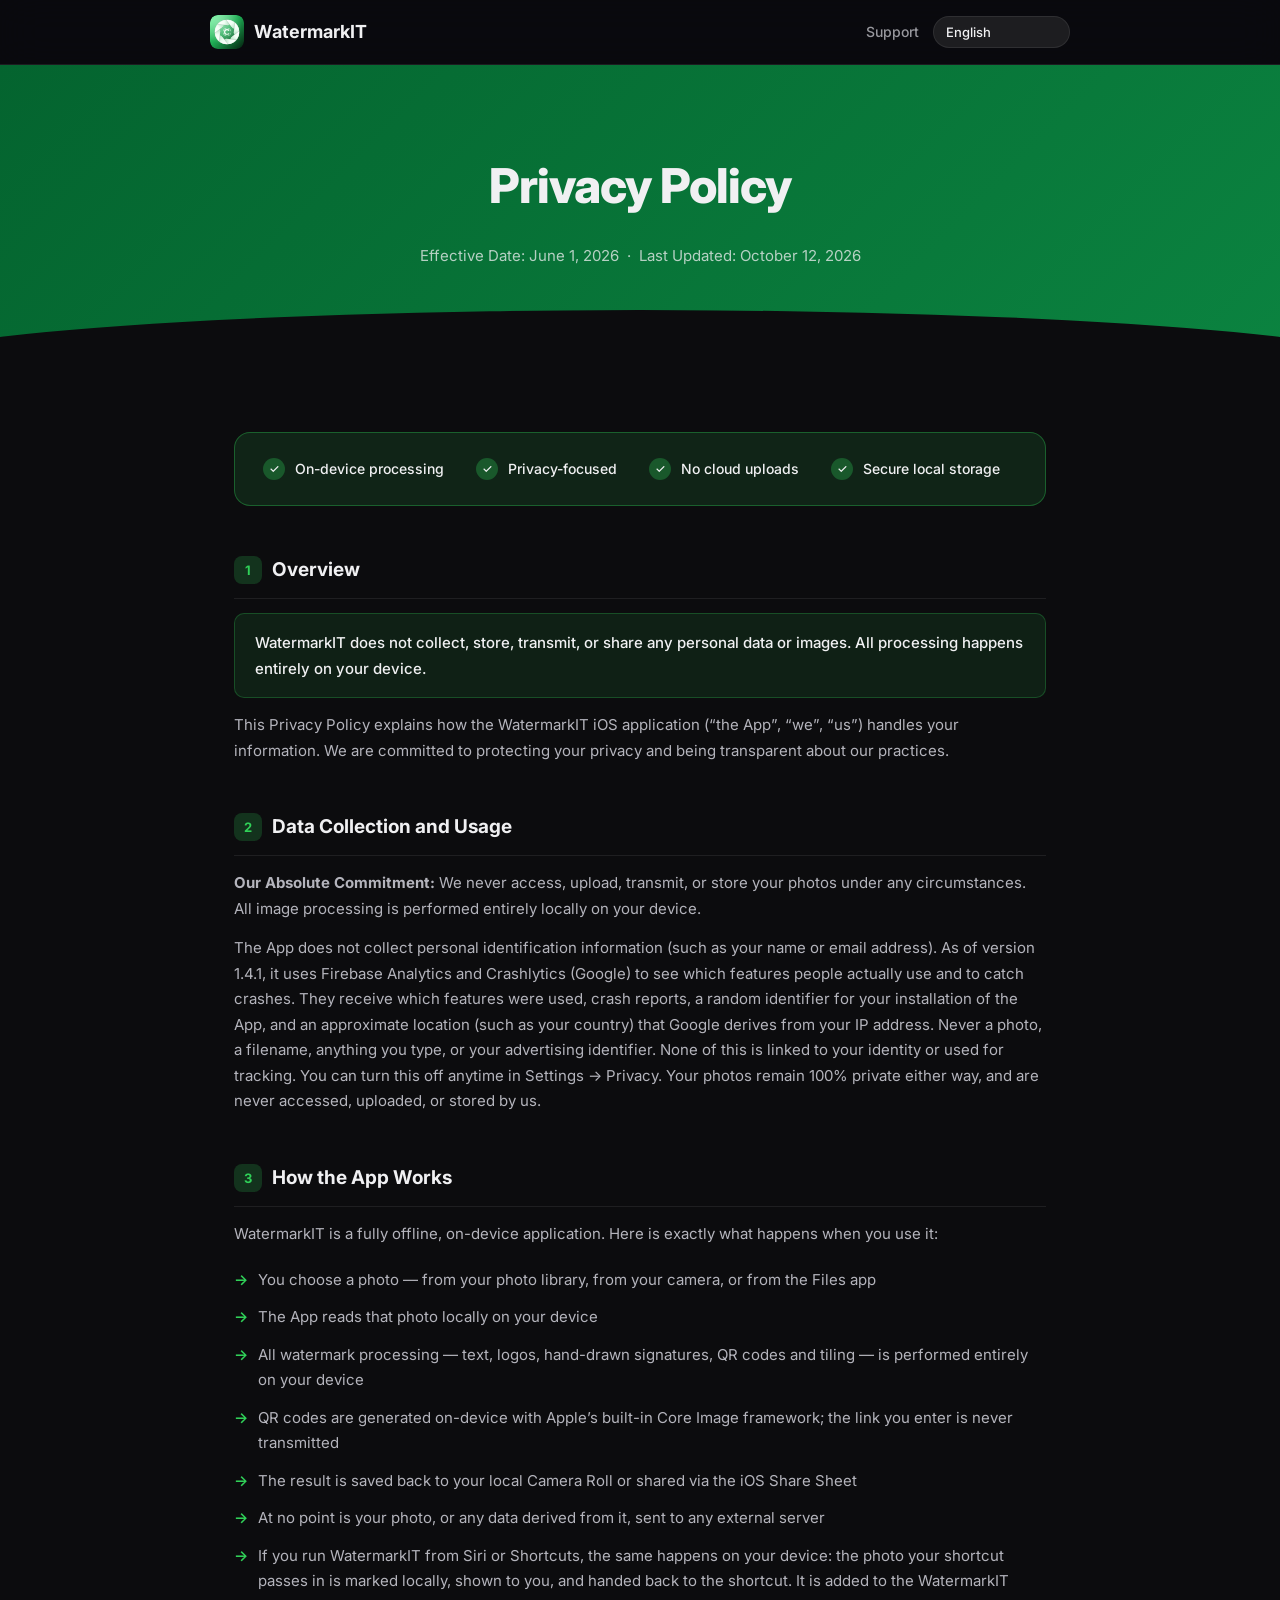
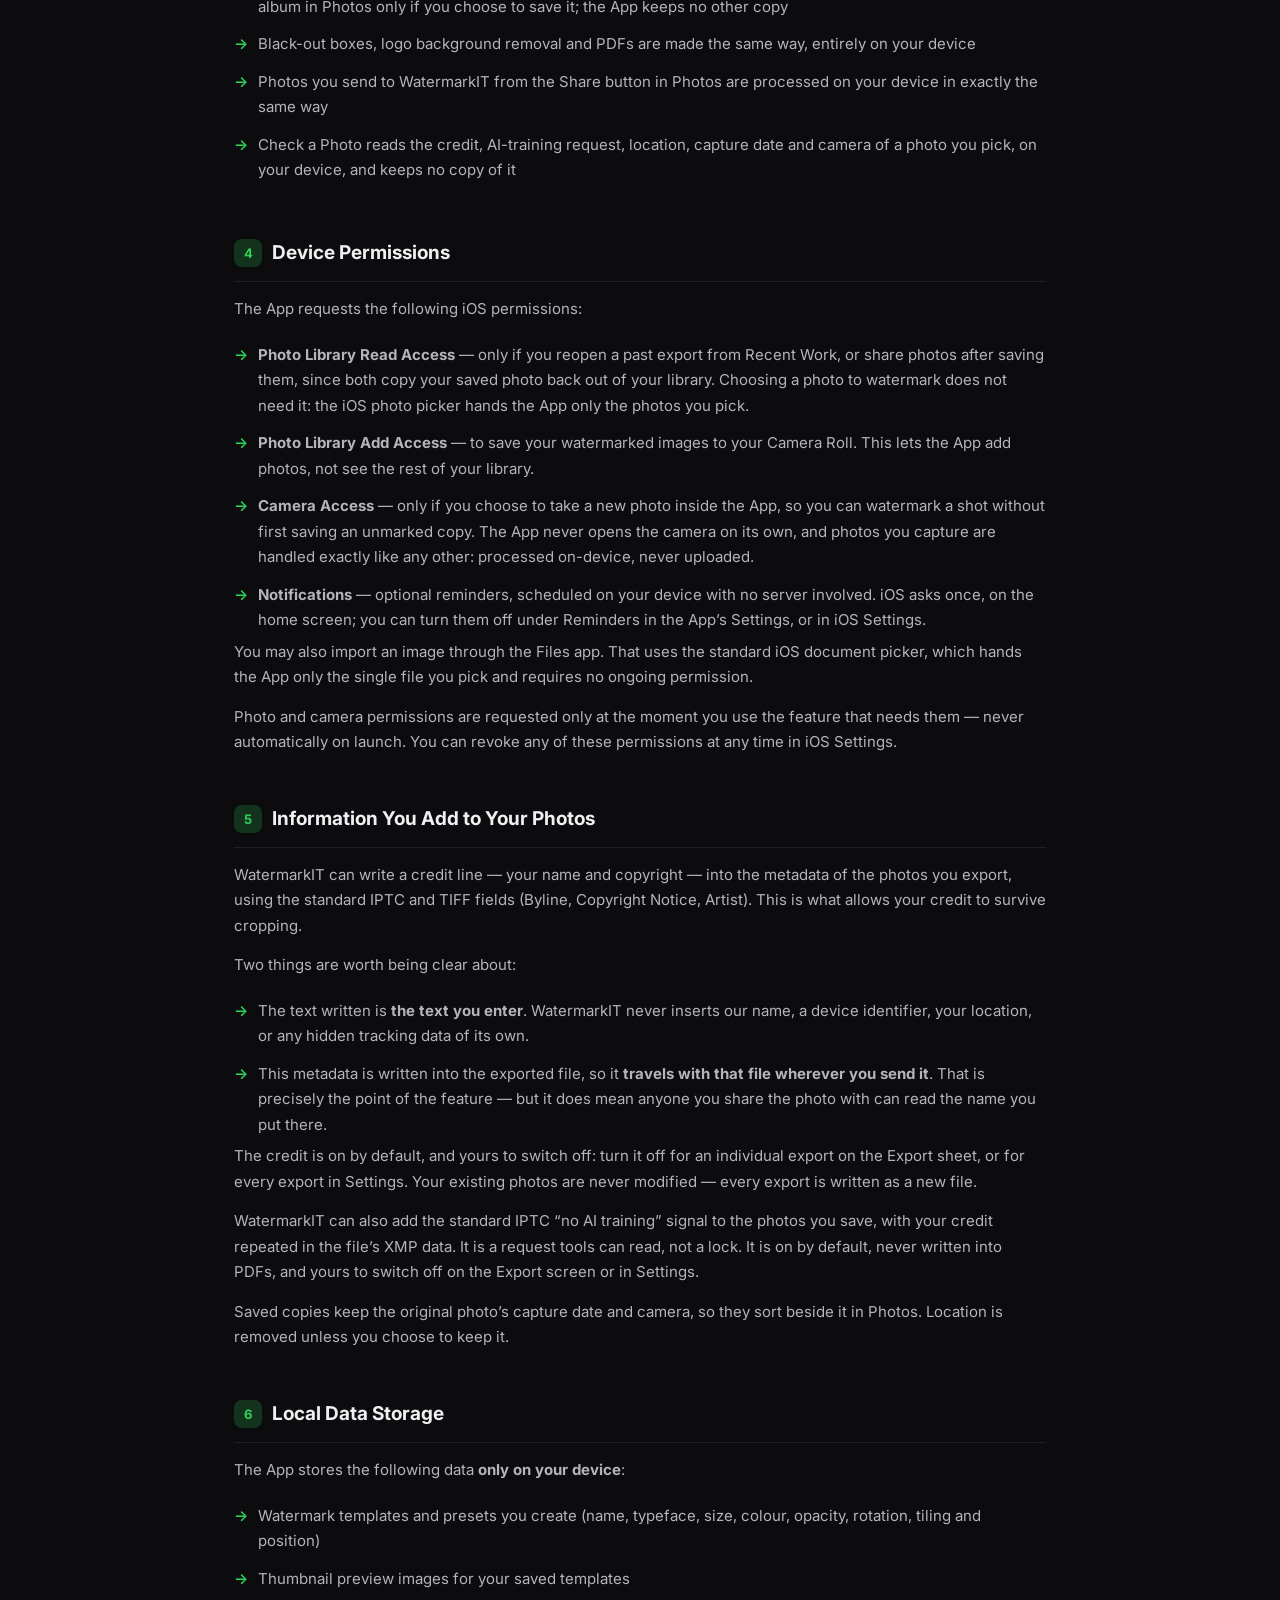
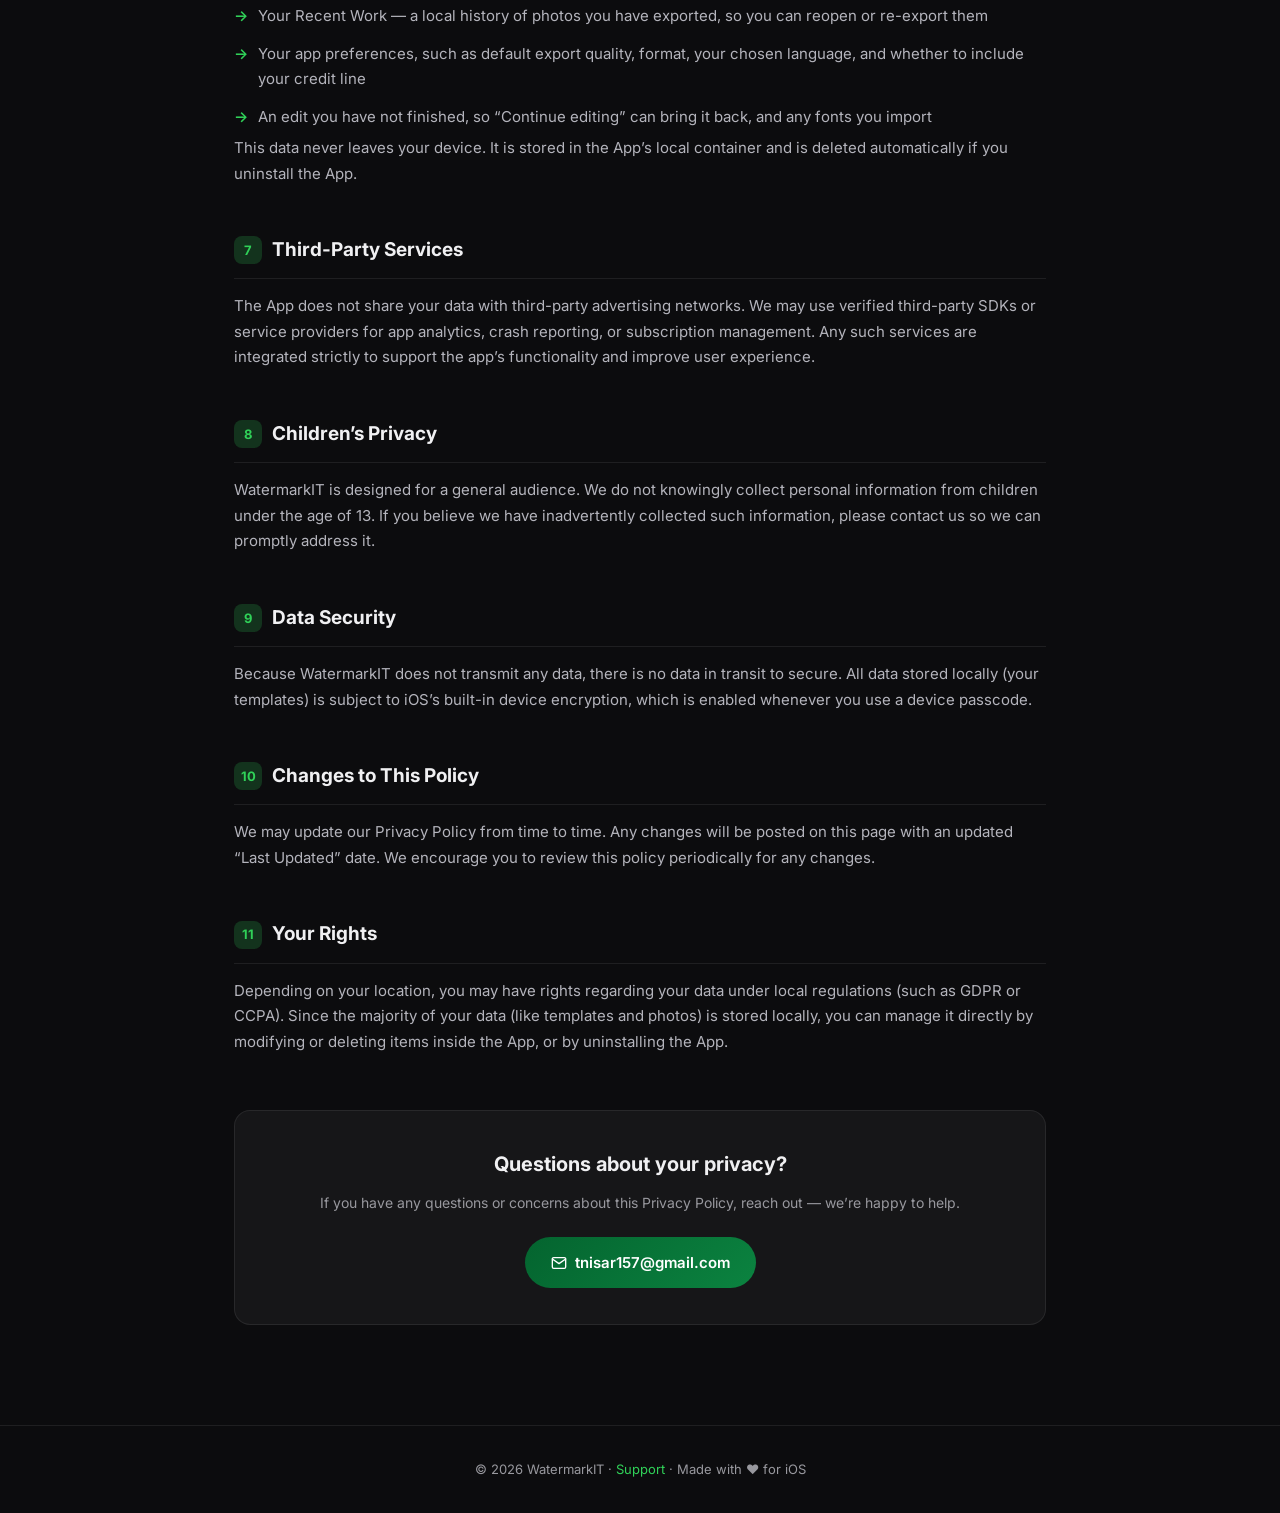
<file: privacy.html>
<!DOCTYPE html>
<html lang="en">
<head>
  <meta charset="UTF-8" />
  <meta name="viewport" content="width=device-width, initial-scale=1.0" />
  <title>WatermarkIT — Privacy Policy</title>
  <meta name="description" content="WatermarkIT Privacy Policy. Your photos never leave your device. No data collection, no accounts, no cloud storage." />
  <link rel="icon" type="image/png" href="appicon.png" />
  <link rel="apple-touch-icon" href="appicon.png" />
  <link rel="preconnect" href="https://fonts.googleapis.com" />
  <link rel="preconnect" href="https://fonts.gstatic.com" crossorigin />
  <link href="https://fonts.googleapis.com/css2?family=Inter:wght@300;400;500;600;700;800&display=swap" rel="stylesheet" />
  <style>
    *, *::before, *::after { box-sizing: border-box; margin: 0; padding: 0; }

    :root {
      --green: #0B8340;
      --green-light: #30D158;
      --gradient: linear-gradient(135deg, #04642F 0%, #0B8340 100%);
      --bg: #0C0C0E;
      --surface: #161618;
      --surface2: #1D1D20;
      --border: rgba(255,255,255,0.08);
      --text: #F0F0F2;
      --muted: #98989E;
      --radius: 16px;
    }

    html { scroll-behavior: smooth; }

    body {
      background: var(--bg);
      color: var(--text);
      font-family: 'Inter', -apple-system, sans-serif;
      line-height: 1.7;
      min-height: 100vh;
    }

    /* NAV */
    nav {
      position: sticky;
      top: 0;
      z-index: 100;
      background: rgba(10,10,15,0.85);
      backdrop-filter: blur(20px);
      -webkit-backdrop-filter: blur(20px);
      border-bottom: 1px solid var(--border);
      padding: 0 24px;
    }
    .nav-inner {
      max-width: 860px;
      margin: 0 auto;
      display: flex;
      align-items: center;
      justify-content: space-between;
      height: 64px;
    }
    .logo {
      display: flex;
      align-items: center;
      gap: 10px;
      text-decoration: none;
      color: var(--text);
      font-weight: 700;
      font-size: 18px;
    }
    .logo-icon {
      width: 34px;
      height: 34px;
      border-radius: 8px;
      object-fit: cover;
    }
    .nav-link {
      color: var(--muted);
      text-decoration: none;
      font-size: 14px;
      font-weight: 500;
      transition: color 0.2s;
    }
    .nav-link:hover { color: var(--text); }

    /* HERO */
    .hero {
      background: var(--gradient);
      padding: 80px 24px 100px;
      text-align: center;
      position: relative;
      overflow: hidden;
    }
    .hero::after {
      content: '';
      position: absolute;
      bottom: -2px;
      left: 0;
      right: 0;
      height: 60px;
      background: var(--bg);
      clip-path: ellipse(60% 100% at 50% 100%);
    }
    .hero h1 {
      font-size: clamp(30px, 5vw, 48px);
      font-weight: 800;
      letter-spacing: -1px;
      margin-bottom: 16px;
    }
    .hero .meta {
      font-size: 15px;
      opacity: 0.75;
    }

    /* SUMMARY PILL */
    .summary-strip {
      background: rgba(48, 209, 88, 0.12);
      border: 1px solid rgba(48, 209, 88, 0.35);
      border-radius: var(--radius);
      padding: 24px 28px;
      margin-bottom: 48px;
      display: flex;
      gap: 32px;
      flex-wrap: wrap;
    }
    .summary-item {
      display: flex;
      align-items: center;
      gap: 10px;
      font-size: 14px;
      font-weight: 500;
      color: var(--text);
    }
    .check {
      width: 22px;
      height: 22px;
      border-radius: 50%;
      background: rgba(48, 209, 88, 0.3);
      display: flex;
      align-items: center;
      justify-content: center;
      flex-shrink: 0;
      font-size: 12px;
    }

    /* CONTENT */
    .content {
      max-width: 860px;
      margin: 0 auto;
      padding: 64px 24px 100px;
    }

    /* POLICY SECTIONS */
    .policy-section {
      margin-bottom: 48px;
    }
    .policy-section h2 {
      font-size: 19px;
      font-weight: 700;
      margin-bottom: 14px;
      padding-bottom: 12px;
      border-bottom: 1px solid var(--border);
      display: flex;
      align-items: center;
      gap: 10px;
    }
    .policy-section h2 .num {
      display: inline-flex;
      width: 28px;
      height: 28px;
      border-radius: 8px;
      background: rgba(48, 209, 88, 0.2);
      color: var(--green-light);
      font-size: 13px;
      font-weight: 700;
      align-items: center;
      justify-content: center;
      flex-shrink: 0;
    }
    .policy-section p {
      color: #B4B4BC;
      font-size: 15px;
      margin-bottom: 14px;
    }
    .policy-section ul {
      list-style: none;
      padding: 0;
    }
    .policy-section ul li {
      color: #B4B4BC;
      font-size: 15px;
      padding: 6px 0 6px 24px;
      position: relative;
    }
    .policy-section ul li::before {
      content: '→';
      position: absolute;
      left: 0;
      color: var(--green-light);
      font-weight: 600;
    }
    .highlight {
      background: rgba(48, 209, 88, 0.1);
      border: 1px solid rgba(48, 209, 88, 0.25);
      border-radius: 10px;
      padding: 16px 20px;
      color: var(--text) !important;
      font-weight: 500;
    }

    /* CONTACT */
    .contact-box {
      background: var(--surface);
      border: 1px solid var(--border);
      border-radius: var(--radius);
      padding: 36px;
      text-align: center;
      margin-top: 56px;
    }
    .contact-box h2 {
      font-size: 20px;
      font-weight: 700;
      margin-bottom: 10px;
    }
    .contact-box p {
      color: var(--muted);
      font-size: 14px;
      margin-bottom: 22px;
    }
    .btn {
      display: inline-flex;
      align-items: center;
      gap: 8px;
      background: var(--gradient);
      color: white;
      font-family: 'Inter', sans-serif;
      font-size: 15px;
      font-weight: 600;
      padding: 13px 26px;
      border-radius: 100px;
      text-decoration: none;
      transition: opacity 0.2s, transform 0.2s;
    }
    .btn:hover { opacity: 0.9; transform: scale(1.02); }

    /* FOOTER */
    footer {
      border-top: 1px solid var(--border);
      padding: 32px 24px;
      text-align: center;
      color: var(--muted);
      font-size: 13px;
    }
    footer a { color: var(--green-light); text-decoration: none; }
    footer a:hover { text-decoration: underline; }

    /* ── i18n ───────────────────────────────────── */
    .langpick {
      background: var(--surface2);
      color: var(--text);
      border: 1px solid var(--border);
      border-radius: 100px;
      font-family: 'Inter', sans-serif;
      font-size: 13px;
      font-weight: 500;
      padding: 7px 12px;
      cursor: pointer;
appearance: none;
    }
    .langpick:focus-visible { outline: 2px solid var(--green-light); outline-offset: 2px; }
    .trans-note {
      color: var(--muted);
      font-size: 13px;
      line-height: 1.6;
      border-inline-start: 2px solid var(--border);
      padding-inline-start: 12px;
      margin-bottom: 28px;
    }
    .trans-note:empty { display: none; }
    /* Fourteen languages made 'Português (Brasil)' the longest option, and a
       native <select>'s closed width follows its widest option, not the
       selected one — capping it with an ellipsis keeps the box a constant,
       predictable size regardless of which language (or how many) are added.
       The open dropdown is unaffected and still shows every option in full. */
    @media (max-width: 480px) {
      .nav-inner { padding: 0 16px; }
      .langpick { max-width: 84px; overflow: hidden; text-overflow: ellipsis; white-space: nowrap; }
      /* Several of the fourteen languages' short forms (Russian, French,
         Portuguese...) still ran the fixed English wordmark + link + picker
         past 375px even after nav.privacy was shortened — the wordmark is a
         brand name and does not translate down. The footer repeats this same
         link on both pages, so hiding it here loses no destination, only a
         redundant shortcut, matching the CTA already dropped on index.html
         at this width. */
      .nav-link { display: none; }
    }
    /* Mirror the few rules that are physically, not logically, sided. */
    [dir="rtl"] .policy-section ul li { padding: 6px 24px 6px 0; }
    [dir="rtl"] .policy-section ul li::before { left: auto; right: 0; content: '←'; }
    [dir="rtl"] .faq-question { text-align: right; }
    :lang(ar) body { font-family: 'Inter', 'Geeza Pro', system-ui, sans-serif; }
    :lang(ja) body { font-family: 'Inter', 'Hiragino Sans', 'Yu Gothic', system-ui, sans-serif; }
    :lang(zh-Hans) body { font-family: 'Inter', 'PingFang SC', 'Microsoft YaHei', system-ui, sans-serif; }
    :lang(zh-Hant) body { font-family: 'Inter', 'PingFang TC', 'Microsoft JhengHei', system-ui, sans-serif; }
    :lang(zh-HK) body { font-family: 'Inter', 'PingFang HK', 'PingFang TC', system-ui, sans-serif; }
    :lang(ru) body { font-family: 'Inter', 'Helvetica Neue', system-ui, sans-serif; }
    :lang(vi) body { font-family: 'Inter', 'Helvetica Neue', system-ui, sans-serif; }
    :lang(tr) body { font-family: 'Inter', 'Helvetica Neue', system-ui, sans-serif; }
    :lang(he) body { font-family: 'Inter', 'Arial Hebrew', 'SF Hebrew', system-ui, sans-serif; }
    :lang(ko) body { font-family: 'Inter', 'Apple SD Gothic Neo', 'Malgun Gothic', system-ui, sans-serif; word-break: keep-all; }
    :lang(th) body { font-family: 'Inter', 'Thonburi', 'Leelawadee UI', system-ui, sans-serif; }
  </style>
</head>
<body>

  <nav>
    <div class="nav-inner">
      <a href="index.html" class="logo">
        <img src="appicon.png" class="logo-icon" alt="WatermarkIT App Icon">
        WatermarkIT
      </a>
      <div style="display:flex;align-items:center;gap:14px;">
        <a href="support.html" class="nav-link" data-i18n="nav.support"></a>
        <select class="langpick" id="langpick">
          <option value="en">English</option>
          <option value="zh-Hans">简体中文</option>
          <option value="zh-Hant">繁體中文</option>
          <option value="ar">العربية</option>
          <option value="ja">日本語</option>
          <option value="zh-HK">繁體中文（香港）</option>
          <option value="fr">Français</option>
          <option value="de">Deutsch</option>
          <option value="ru">Русский</option>
          <option value="nl">Nederlands</option>
          <option value="vi">Tiếng Việt</option>
          <option value="tr">Türkçe</option>
          <option value="es-ES">Español (España)</option>
          <option value="es-MX">Español (México)</option>
          <option value="pt-BR">Português (Brasil)</option>
          <option value="it">Italiano</option>
          <option value="ko">한국어</option>
          <option value="th">ไทย</option>
          <option value="he">עברית</option>
        </select>
      </div>
    </div>
  </nav>

  <div class="hero">
    <h1 data-i18n="hero.title"></h1>
    <p class="meta" data-i18n="hero.meta"></p>
  </div>

  <div class="content">

    <p class="trans-note" data-i18n="trans.note"></p>

    <div class="summary-strip">
      <div class="summary-item"><span class="check">✓</span> <span data-i18n="sum.1"></span></div>
      <div class="summary-item"><span class="check">✓</span> <span data-i18n="sum.2"></span></div>
      <div class="summary-item"><span class="check">✓</span> <span data-i18n="sum.3"></span></div>
      <div class="summary-item"><span class="check">✓</span> <span data-i18n="sum.4"></span></div>
    </div>

      <div class="policy-section">
        <h2><span class="num">1</span> <span data-i18n="s1.h"></span></h2>
        <p class="highlight" data-i18n="s1.p1"></p>
        <p data-i18n="s1.p2"></p>
      </div>

      <div class="policy-section">
        <h2><span class="num">2</span> <span data-i18n="s2.h"></span></h2>
        <p data-i18n="s2.p1"></p>
        <p data-i18n="s2.p2"></p>
      </div>

      <div class="policy-section">
        <h2><span class="num">3</span> <span data-i18n="s3.h"></span></h2>
        <p data-i18n="s3.p1"></p>
        <ul>
          <li data-i18n="s3.li1"></li>
          <li data-i18n="s3.li2"></li>
          <li data-i18n="s3.li3"></li>
          <li data-i18n="s3.li4"></li>
          <li data-i18n="s3.li5"></li>
          <li data-i18n="s3.li6"></li>
          <li data-i18n="s3.li7"></li>
          <li data-i18n="s3.li8"></li>
          <li data-i18n="s3.li9"></li>
          <li data-i18n="s3.li10"></li>
        </ul>
      </div>

      <div class="policy-section">
        <h2><span class="num">4</span> <span data-i18n="s4.h"></span></h2>
        <p data-i18n="s4.p1"></p>
        <ul>
          <li data-i18n="s4.li1"></li>
          <li data-i18n="s4.li2"></li>
          <li data-i18n="s4.li3"></li>
          <li data-i18n="s4.li4"></li>
        </ul>
        <p data-i18n="s4.p2"></p>
        <p data-i18n="s4.p3"></p>
      </div>

      <div class="policy-section">
        <h2><span class="num">5</span> <span data-i18n="s5.h"></span></h2>
        <p data-i18n="s5.p1"></p>
        <p data-i18n="s5.p2"></p>
        <ul>
          <li data-i18n="s5.li1"></li>
          <li data-i18n="s5.li2"></li>
        </ul>
        <p data-i18n="s5.p3"></p>
        <p data-i18n="s5.p4"></p>
        <p data-i18n="s5.p5"></p>
      </div>

      <div class="policy-section">
        <h2><span class="num">6</span> <span data-i18n="s6.h"></span></h2>
        <p data-i18n="s6.p1"></p>
        <ul>
          <li data-i18n="s6.li1"></li>
          <li data-i18n="s6.li2"></li>
          <li data-i18n="s6.li3"></li>
          <li data-i18n="s6.li4"></li>
          <li data-i18n="s6.li5"></li>
        </ul>
        <p data-i18n="s6.p2"></p>
      </div>

      <div class="policy-section">
        <h2><span class="num">7</span> <span data-i18n="s7.h"></span></h2>
        <p data-i18n="s7.p1"></p>
      </div>

      <div class="policy-section">
        <h2><span class="num">8</span> <span data-i18n="s8.h"></span></h2>
        <p data-i18n="s8.p1"></p>
      </div>

      <div class="policy-section">
        <h2><span class="num">9</span> <span data-i18n="s9.h"></span></h2>
        <p data-i18n="s9.p1"></p>
      </div>

      <div class="policy-section">
        <h2><span class="num">10</span> <span data-i18n="s10.h"></span></h2>
        <p data-i18n="s10.p1"></p>
      </div>

      <div class="policy-section">
        <h2><span class="num">11</span> <span data-i18n="s11.h"></span></h2>
        <p data-i18n="s11.p1"></p>
      </div>

    <div class="contact-box">
      <h2 data-i18n="contact.h"></h2>
      <p data-i18n="contact.p"></p>
      <a href="mailto:tnisar157@gmail.com" class="btn">
        <svg width="16" height="16" viewBox="0 0 24 24" fill="none" stroke="white" stroke-width="2" stroke-linecap="round" stroke-linejoin="round"><path d="M4 4h16c1.1 0 2 .9 2 2v12c0 1.1-.9 2-2 2H4c-1.1 0-2-.9-2-2V6c0-1.1.9-2 2-2z"/><polyline points="22,6 12,13 2,6"/></svg>
        tnisar157@gmail.com
      </a>
    </div>

  </div>

  <footer>
    <p>© <span id="yr-privacy"></span> WatermarkIT · <a href="support.html" data-i18n="footer.support"></a> · <span data-i18n="footer.made"></span></p>
  </footer>

<script>
  // Translations. English is the source text and stays authoritative.
  const I18N = {
 "en": {
  "nav.support": "Support",
  "lang.label": "Language",
  "hero.title": "Privacy Policy",
  "hero.meta": "Effective Date: June 1, 2026 &nbsp;·&nbsp; Last Updated: October 12, 2026",
  "trans.note": "",
  "sum.1": "On-device processing",
  "sum.2": "Privacy-focused",
  "sum.3": "No cloud uploads",
  "sum.4": "Secure local storage",
  "s1.h": "Overview",
  "s1.p1": "WatermarkIT does not collect, store, transmit, or share any personal data or images. All processing happens entirely on your device.",
  "s1.p2": "This Privacy Policy explains how the WatermarkIT iOS application (“the App”, “we”, “us”) handles your information. We are committed to protecting your privacy and being transparent about our practices.",
  "s2.h": "Data Collection and Usage",
  "s2.p1": "<strong>Our Absolute Commitment:</strong> We never access, upload, transmit, or store your photos under any circumstances. All image processing is performed entirely locally on your device.",
  "s2.p2": "The App does not collect personal identification information (such as your name or email address). As of version 1.4.1, it uses Firebase Analytics and Crashlytics (Google) to see which features people actually use and to catch crashes. They receive which features were used, crash reports, a random identifier for your installation of the App, and an approximate location (such as your country) that Google derives from your IP address. Never a photo, a filename, anything you type, or your advertising identifier. None of this is linked to your identity or used for tracking. You can turn this off anytime in Settings → Privacy. Your photos remain 100% private either way, and are never accessed, uploaded, or stored by us.",
  "s3.h": "How the App Works",
  "s3.p1": "WatermarkIT is a fully offline, on-device application. Here is exactly what happens when you use it:",
  "s3.li1": "You choose a photo — from your photo library, from your camera, or from the Files app",
  "s3.li2": "The App reads that photo locally on your device",
  "s3.li3": "All watermark processing — text, logos, hand-drawn signatures, QR codes and tiling — is performed entirely on your device",
  "s3.li4": "QR codes are generated on-device with Apple’s built-in Core Image framework; the link you enter is never transmitted",
  "s3.li5": "The result is saved back to your local Camera Roll or shared via the iOS Share Sheet",
  "s3.li6": "At no point is your photo, or any data derived from it, sent to any external server",
  "s4.h": "Device Permissions",
  "s4.p1": "The App requests the following iOS permissions:",
  "s4.li1": "<strong>Photo Library Read Access</strong> — only if you reopen a past export from Recent Work, or share photos after saving them, since both copy your saved photo back out of your library. Choosing a photo to watermark does not need it: the iOS photo picker hands the App only the photos you pick.",
  "s4.li2": "<strong>Photo Library Add Access</strong> — to save your watermarked images to your Camera Roll. This lets the App add photos, not see the rest of your library.",
  "s4.li3": "<strong>Camera Access</strong> — only if you choose to take a new photo inside the App, so you can watermark a shot without first saving an unmarked copy. The App never opens the camera on its own, and photos you capture are handled exactly like any other: processed on-device, never uploaded.",
  "s4.p2": "You may also import an image through the Files app. That uses the standard iOS document picker, which hands the App only the single file you pick and requires no ongoing permission.",
  "s4.p3": "Photo and camera permissions are requested only at the moment you use the feature that needs them — never automatically on launch. You can revoke any of these permissions at any time in iOS Settings.",
  "s5.h": "Information You Add to Your Photos",
  "s5.p1": "WatermarkIT can write a credit line — your name and copyright — into the metadata of the photos you export, using the standard IPTC and TIFF fields (Byline, Copyright Notice, Artist). This is what allows your credit to survive cropping.",
  "s5.p2": "Two things are worth being clear about:",
  "s5.li1": "The text written is <strong>the text you enter</strong>. WatermarkIT never inserts our name, a device identifier, your location, or any hidden tracking data of its own.",
  "s5.li2": "This metadata is written into the exported file, so it <strong>travels with that file wherever you send it</strong>. That is precisely the point of the feature — but it does mean anyone you share the photo with can read the name you put there.",
  "s5.p3": "The credit is on by default, and yours to switch off: turn it off for an individual export on the Export sheet, or for every export in Settings. Your existing photos are never modified — every export is written as a new file.",
  "s6.h": "Local Data Storage",
  "s6.p1": "The App stores the following data <strong>only on your device</strong>:",
  "s6.li1": "Watermark templates and presets you create (name, typeface, size, colour, opacity, rotation, tiling and position)",
  "s6.li2": "Thumbnail preview images for your saved templates",
  "s6.li3": "Your Recent Work — a local history of photos you have exported, so you can reopen or re-export them",
  "s6.li4": "Your app preferences, such as default export quality, format, your chosen language, and whether to include your credit line",
  "s6.p2": "This data never leaves your device. It is stored in the App’s local container and is deleted automatically if you uninstall the App.",
  "s7.h": "Third-Party Services",
  "s7.p1": "The App does not share your data with third-party advertising networks. We may use verified third-party SDKs or service providers for app analytics, crash reporting, or subscription management. Any such services are integrated strictly to support the app’s functionality and improve user experience.",
  "s8.h": "Children’s Privacy",
  "s8.p1": "WatermarkIT is designed for a general audience. We do not knowingly collect personal information from children under the age of 13. If you believe we have inadvertently collected such information, please contact us so we can promptly address it.",
  "s9.h": "Data Security",
  "s9.p1": "Because WatermarkIT does not transmit any data, there is no data in transit to secure. All data stored locally (your templates) is subject to iOS’s built-in device encryption, which is enabled whenever you use a device passcode.",
  "s10.h": "Changes to This Policy",
  "s10.p1": "We may update our Privacy Policy from time to time. Any changes will be posted on this page with an updated “Last Updated” date. We encourage you to review this policy periodically for any changes.",
  "s11.h": "Your Rights",
  "s11.p1": "Depending on your location, you may have rights regarding your data under local regulations (such as GDPR or CCPA). Since the majority of your data (like templates and photos) is stored locally, you can manage it directly by modifying or deleting items inside the App, or by uninstalling the App.",
  "contact.h": "Questions about your privacy?",
  "contact.p": "If you have any questions or concerns about this Privacy Policy, reach out — we’re happy to help.",
  "footer.support": "Support",
  "footer.made": "Made with ❤️ for iOS",
  "s3.li7": "If you run WatermarkIT from Siri or Shortcuts, the same happens on your device: the photo your shortcut passes in is marked locally, shown to you, and handed back to the shortcut. It is added to the WatermarkIT album in Photos only if you choose to save it; the App keeps no other copy",
  "s4.li4": "<strong>Notifications</strong> — optional reminders, scheduled on your device with no server involved. iOS asks once, on the home screen; you can turn them off under Reminders in the App’s Settings, or in iOS Settings.",
  "s3.li8": "Black-out boxes, logo background removal and PDFs are made the same way, entirely on your device",
  "s3.li9": "Photos you send to WatermarkIT from the Share button in Photos are processed on your device in exactly the same way",
  "s3.li10": "Check a Photo reads the credit, AI-training request, location, capture date and camera of a photo you pick, on your device, and keeps no copy of it",
  "s5.p4": "WatermarkIT can also add the standard IPTC “no AI training” signal to the photos you save, with your credit repeated in the file’s XMP data. It is a request tools can read, not a lock. It is on by default, never written into PDFs, and yours to switch off on the Export screen or in Settings.",
  "s5.p5": "Saved copies keep the original photo’s capture date and camera, so they sort beside it in Photos. Location is removed unless you choose to keep it.",
  "s6.li5": "An edit you have not finished, so “Continue editing” can bring it back, and any fonts you import"
 },
 "ar": {
  "nav.support": "الدعم",
  "lang.label": "اللغة",
  "hero.title": "سياسة الخصوصية",
  "hero.meta": "تاريخ السريان: 1 يونيو 2026 &nbsp;·&nbsp; آخر تحديث: 12 أكتوبر 2026",
  "trans.note": "هذه الترجمة مقدّمة للتسهيل فقط، والنسخة الإنجليزية هي المرجع المعتمد.",
  "sum.1": "معالجة على الجهاز",
  "sum.2": "تركّز على الخصوصية",
  "sum.3": "لا رفع إلى السحابة",
  "sum.4": "تخزين محلي آمن",
  "s1.h": "نظرة عامة",
  "s1.p1": "لا يجمع WatermarkIT أي بيانات شخصية أو صور ولا يخزّنها أو ينقلها أو يشاركها. تتم كل المعالجة على جهازك بالكامل.",
  "s1.p2": "توضّح سياسة الخصوصية هذه كيف يتعامل تطبيق WatermarkIT لـ iOS (“التطبيق”، “نحن”) مع معلوماتك. نحن ملتزمون بحماية خصوصيتك وبالشفافية في ممارساتنا.",
  "s2.h": "جمع البيانات واستخدامها",
  "s2.p1": "<strong>التزامنا المطلق:</strong> لا نصل إلى صورك ولا نرفعها أو ننقلها أو نخزّنها تحت أي ظرف. تتم معالجة الصور محليًا على جهازك بالكامل.",
  "s2.p2": "لا يجمع التطبيق معلومات تعريف شخصية (مثل اسمك أو بريدك الإلكتروني). اعتبارًا من الإصدار 1.4.1، يستخدم التطبيق Firebase Analytics و Crashlytics (من Google) لمعرفة الميزات التي يستخدمها الأشخاص فعليًا ولرصد الأعطال. يتلقيان الميزات التي استُخدمت، وتقارير الأعطال، ومعرّفًا عشوائيًا لنسخة التطبيق المثبتة لديك، وموقعًا تقريبيًا (مثل بلدك) تستنتجه Google من عنوان IP الخاص بك. لا يشمل ذلك أبدًا صورك أو أسماء ملفاتها أو أي شيء تكتبه، ولا معرّف الإعلانات الخاص بجهازك. لا يُربط أي من ذلك بهويتك ولا يُستخدم للتتبع. يمكنك إيقاف ذلك في أي وقت من الإعدادات ← الخصوصية. تبقى صورك خاصة بنسبة 100% في الحالتين، ولن نقوم أبدًا بالوصول إليها أو رفعها أو تخزينها.",
  "s3.h": "كيف يعمل التطبيق",
  "s3.p1": "WatermarkIT تطبيق يعمل دون اتصال وعلى الجهاز بالكامل. إليك ما يحدث بالضبط عند استخدامه:",
  "s3.li1": "تختار صورة — من مكتبة الصور أو الكاميرا أو تطبيق الملفات",
  "s3.li2": "يقرأ التطبيق تلك الصورة محليًا على جهازك",
  "s3.li3": "تتم كل معالجة العلامة المائية — النص والشعارات والتوقيعات اليدوية ورموز QR والتكرار — على جهازك بالكامل",
  "s3.li4": "تُنشأ رموز QR على الجهاز باستخدام إطار Core Image من أبل، ولا يُرسل الرابط الذي تدخله أبدًا",
  "s3.li5": "تُحفظ النتيجة في ألبوم الصور لديك أو تُشارك عبر ورقة المشاركة في iOS",
  "s3.li6": "لا تُرسل صورتك، أو أي بيانات مستمدة منها، إلى أي خادم خارجي في أي وقت",
  "s4.h": "أذونات الجهاز",
  "s4.p1": "يطلب التطبيق أذونات iOS التالية:",
  "s4.li1": "<strong>إذن قراءة مكتبة الصور</strong> — فقط إذا أعدت فتح تصدير سابق من الأعمال الأخيرة، أو شاركت الصور بعد حفظها، لأن كليهما ينسخ صورتك المحفوظة من مكتبتك. أما اختيار صورة لوضع العلامة عليها فلا يحتاجه: منتقي الصور في iOS لا يسلّم التطبيق إلا الصور التي تختارها.",
  "s4.li2": "<strong>إذن الإضافة إلى مكتبة الصور</strong> — لحفظ صورك المعلَّمة في ألبوم الكاميرا. يسمح هذا للتطبيق بإضافة الصور، لا برؤية بقية مكتبتك.",
  "s4.li3": "<strong>إذن الكاميرا</strong> — فقط إذا اخترت التقاط صورة جديدة داخل التطبيق، لتضع علامة على لقطة دون حفظ نسخة غير معلّمة أولًا. لا يفتح التطبيق الكاميرا من تلقاء نفسه، وتُعامَل الصور التي تلتقطها مثل غيرها تمامًا: تُعالَج على الجهاز ولا تُرفع أبدًا.",
  "s4.p2": "يمكنك أيضًا استيراد صورة عبر تطبيق الملفات، وذلك عبر منتقي المستندات القياسي في iOS الذي يمنح التطبيق الملف المحدد فقط دون أي إذن دائم.",
  "s4.p3": "لا تُطلب أذونات الصور والكاميرا إلا لحظة استخدامك الميزة التي تحتاجها — ولا تُطلب تلقائيًا عند التشغيل أبدًا. ويمكنك إلغاء أي منها في أي وقت من إعدادات iOS.",
  "s5.h": "المعلومات التي تضيفها إلى صورك",
  "s5.p1": "يمكن لـ WatermarkIT كتابة سطر نسبة — اسمك وحقوق النشر — في بيانات الصور التي تصدّرها، باستخدام حقول IPTC وTIFF القياسية. وهذا ما يجعل نسبتك تبقى بعد الاقتصاص.",
  "s5.p2": "ينبغي توضيح أمرين:",
  "s5.li1": "النص المكتوب هو <strong>النص الذي تدخله أنت</strong>. لا يضيف WatermarkIT اسمنا أو معرّف جهاز أو موقعك أو أي بيانات تتبّع خفية.",
  "s5.li2": "تُكتب هذه البيانات داخل الملف المُصدَّر، لذا <strong>تنتقل معه أينما أرسلته</strong>. وهذا هو الهدف من الميزة — لكنه يعني أيضًا أن كل من تشاركه الصورة يمكنه قراءة الاسم الذي وضعته.",
  "s5.p3": "سطر الإشارة مفعّل افتراضيًا، والقرار لك في إيقافه: أوقفه لعملية تصدير واحدة من ورقة التصدير، أو لكل عمليات التصدير من الإعدادات. لا تُعدَّل صورك الحالية أبدًا — فكل تصدير يُكتب كملف جديد.",
  "s6.h": "التخزين المحلي للبيانات",
  "s6.p1": "يخزّن التطبيق البيانات التالية <strong>على جهازك فقط</strong>:",
  "s6.li1": "القوالب والإعدادات المسبقة التي تنشئها (الاسم والخط والحجم واللون والشفافية والدوران والتكرار والموضع)",
  "s6.li2": "صور المعاينة المصغّرة لقوالبك المحفوظة",
  "s6.li3": "أعمالك الأخيرة — سجل محلي للصور التي صدّرتها، لتتمكّن من فتحها أو تصديرها مجددًا",
  "s6.li4": "تفضيلات التطبيق، مثل جودة التصدير الافتراضية والصيغة واللغة التي اخترتها وما إذا كنت تريد تضمين سطر النسبة",
  "s6.p2": "لا تغادر هذه البيانات جهازك أبدًا. فهي مخزّنة في حاوية التطبيق المحلية وتُحذف تلقائيًا عند إلغاء تثبيت التطبيق.",
  "s7.h": "خدمات الطرف الثالث",
  "s7.p1": "لا يشارك التطبيق بياناتك مع شبكات الإعلانات. وقد نستخدم حزم SDK أو مزوّدي خدمات موثوقين لتحليلات التطبيق أو تقارير الأعطال أو إدارة الاشتراكات، وذلك حصرًا لدعم وظائف التطبيق وتحسين التجربة.",
  "s8.h": "خصوصية الأطفال",
  "s8.p1": "صُمّم WatermarkIT لجمهور عام. ولا نجمع عن علم معلومات شخصية من الأطفال دون الثالثة عشرة. إذا كنت تعتقد أننا جمعنا مثل هذه المعلومات عن غير قصد، فيرجى التواصل معنا لمعالجة الأمر سريعًا.",
  "s9.h": "أمان البيانات",
  "s9.p1": "لأن WatermarkIT لا ينقل أي بيانات، فلا توجد بيانات أثناء النقل تحتاج إلى حماية. وجميع البيانات المخزّنة محليًا خاضعة لتشفير iOS المدمج، الذي يعمل عند استخدام رمز دخول للجهاز.",
  "s10.h": "التغييرات على هذه السياسة",
  "s10.p1": "قد نحدّث سياسة الخصوصية من وقت لآخر. وستُنشر أي تغييرات على هذه الصفحة مع تحديث تاريخ “آخر تحديث”. نشجّعك على مراجعة هذه السياسة دوريًا.",
  "s11.h": "حقوقك",
  "s11.p1": "تبعًا لموقعك، قد تتمتع بحقوق تتعلق ببياناتك بموجب الأنظمة المحلية (مثل GDPR أو CCPA). وبما أن معظم بياناتك مخزّنة محليًا، يمكنك إدارتها مباشرة بتعديل العناصر أو حذفها داخل التطبيق، أو بإلغاء تثبيته.",
  "contact.h": "لديك أسئلة عن خصوصيتك؟",
  "contact.p": "إذا كانت لديك أي أسئلة أو مخاوف بشأن سياسة الخصوصية هذه، تواصل معنا — يسعدنا مساعدتك.",
  "footer.support": "الدعم",
  "footer.made": "صُنع بـ ❤️ لـ iOS",
  "s3.li7": "إذا شغّلت WatermarkIT من Siri أو الاختصارات، يحدث الأمر نفسه على جهازك: تُعلَّم الصورة التي يمرّرها الاختصار محليًا وتُعرض عليك ثم تُعاد إليه. ولا تُضاف إلى ألبوم WatermarkIT في الصور إلا إذا اخترت حفظها؛ ولا يحتفظ التطبيق بأي نسخة أخرى",
  "s4.li4": "<strong>الإشعارات</strong> — تذكيرات اختيارية تُجدوَل على جهازك دون أي خادم. يسأل iOS مرة واحدة في الشاشة الرئيسية، ويمكنك إيقافها من «التذكيرات» في إعدادات التطبيق أو من إعدادات iOS.",
  "s3.li8": "تُنشأ مربعات التعتيم وإزالة خلفية الشعار وملفات PDF بالطريقة نفسها، على جهازك بالكامل",
  "s3.li9": "الصور التي ترسلها إلى WatermarkIT من زر «مشاركة» في تطبيق الصور تُعالَج على جهازك بالطريقة نفسها تمامًا",
  "s3.li10": "تقرأ ميزة «افحص صورة» النسبة وطلب عدم تدريب الذكاء الاصطناعي والموقع وتاريخ الالتقاط والكاميرا من الصورة التي تختارها، على جهازك، ولا تحتفظ بأي نسخة منها",
  "s5.p4": "ويمكن لـ WatermarkIT أيضًا إضافة إشارة IPTC القياسية «عدم التدريب بالذكاء الاصطناعي» إلى الصور التي تحفظها، مع تكرار نسبتك في بيانات XMP داخل الملف. إنها طلب تقرؤه الأدوات، وليست قفلًا. وهي مفعّلة افتراضيًا، ولا تُكتب أبدًا في ملفات PDF، ويمكنك إيقافها من شاشة «تصدير» أو من «الإعدادات».",
  "s5.p5": "تحتفظ النسخ المحفوظة بتاريخ التقاط الصورة الأصلية والكاميرا، لتظهر بجانبها في تطبيق الصور. ويُحذف الموقع ما لم تختر الإبقاء عليه.",
  "s6.li5": "تعديل لم تُكمله بعد، لتعيده «متابعة التعديل»، وأي خطوط تستوردها"
 },
 "ja": {
  "nav.support": "サポート",
  "lang.label": "言語",
  "hero.title": "プライバシーポリシー",
  "hero.meta": "発効日: 2026年6月1日 &nbsp;·&nbsp; 最終更新: 2026年10月12日",
  "trans.note": "この翻訳は便宜上のものであり、正文は英語版です。",
  "sum.1": "デバイス内で処理",
  "sum.2": "プライバシー重視",
  "sum.3": "クラウドへの送信なし",
  "sum.4": "安全なローカル保存",
  "s1.h": "概要",
  "s1.p1": "WatermarkIT は個人データや画像を一切収集・保存・送信・共有しません。すべての処理はお使いのデバイス内で完結します。",
  "s1.p2": "本プライバシーポリシーは、iOS アプリ WatermarkIT（以下「本アプリ」）がお客様の情報をどのように扱うかを説明するものです。当方はお客様のプライバシーを保護し、その取り扱いについて透明であることをお約束します。",
  "s2.h": "データの収集と利用",
  "s2.p1": "<strong>当方の確約:</strong> いかなる場合も、お客様の写真にアクセスしたり、アップロード・送信・保存したりすることはありません。画像処理はすべてデバイス内でローカルに行われます。",
  "s2.p2": "本アプリは氏名やメールアドレスなどの個人識別情報を収集しません。バージョン1.4.1以降、どの機能が実際に使われているかを把握し、クラッシュを検知するために Firebase Analytics と Crashlytics（Google）を使用しています。送信されるのは、使われた機能、クラッシュレポート、本アプリのインストールごとのランダムな識別子、そして Google が IP アドレスから推定するおおよその地域（国など）です。写真、ファイル名、入力した内容、広告識別子が含まれることは決してありません。これらがお客様の身元と結び付けられたり、トラッキングに使われたりすることはありません。この機能は「設定」→「プライバシー」からいつでもオフにできます。いずれの場合も、お客様の写真は 100% 非公開のままであり、当方がアクセス・アップロード・保存することはありません。",
  "s3.h": "本アプリの仕組み",
  "s3.p1": "WatermarkIT は完全にオフラインで動作する、デバイス内完結型のアプリです。ご利用時に起きることは次のとおりです。",
  "s3.li1": "写真ライブラリ、カメラ、または「ファイル」App から写真を選びます",
  "s3.li2": "本アプリはその写真をデバイス内でローカルに読み込みます",
  "s3.li3": "テキスト、ロゴ、手書き署名、QR コード、タイル表示を含むすべての透かし処理は、デバイス内で行われます",
  "s3.li4": "QR コードは Apple 標準の Core Image フレームワークを使ってデバイス内で生成され、入力されたリンクが送信されることはありません",
  "s3.li5": "結果はカメラロールに保存されるか、iOS の共有シートで共有されます",
  "s3.li6": "お客様の写真、およびそこから派生したデータが外部サーバーに送信されることは一切ありません",
  "s4.h": "デバイスの許可",
  "s4.p1": "本アプリは次の iOS の許可を求めます。",
  "s4.li1": "<strong>写真ライブラリの読み取り</strong> — 「最近の作業」から過去の書き出しを開き直すとき、または保存後に写真を共有するときだけ。どちらも保存した写真をライブラリから取り出すためです。透かしを入れる写真を選ぶだけなら不要です。iOS の写真ピッカーは、選んだ写真だけをアプリに渡します。",
  "s4.li2": "<strong>写真ライブラリへの追加</strong> — 透かしを入れた画像をカメラロールに保存するため。写真を追加できるだけで、ライブラリのほかの写真を見ることはできません。",
  "s4.li3": "<strong>カメラ</strong> — アプリ内で新しく写真を撮る場合にのみ使用します。透かしのない元画像を保存せずにそのまま加工できます。本アプリが自動でカメラを起動することはなく、撮影した写真も他と同様にデバイス内で処理され、アップロードされることはありません。",
  "s4.p2": "「ファイル」App から画像を読み込むこともできます。これは iOS 標準のドキュメントピッカーを使うもので、選択した 1 つのファイルだけが本アプリに渡され、継続的な許可は必要ありません。",
  "s4.p3": "写真とカメラの許可は、それが必要な機能を使うその時にだけ求められ、起動時に自動で求めることはありません。これらの許可は iOS の設定からいつでも取り消せます。",
  "s5.h": "写真に追加される情報",
  "s5.p1": "WatermarkIT は、書き出す写真のメタデータに、お名前と著作権表示（クレジット）を標準の IPTC および TIFF フィールドを使って書き込むことができます。これにより、トリミングされてもクレジットが残ります。",
  "s5.p2": "次の 2 点を明確にしておきます。",
  "s5.li1": "書き込まれるのは <strong>お客様が入力したテキスト</strong> です。WatermarkIT が当方の名前、デバイス識別子、位置情報、その他の隠れた追跡データを挿入することはありません。",
  "s5.li2": "このメタデータは書き出したファイル自体に書き込まれるため、<strong>そのファイルを送った先へも一緒に付いていきます</strong>。それがこの機能の目的ですが、写真を共有した相手はそこに書かれた名前を読めるということでもあります。",
  "s5.p3": "クレジットは初期設定でオンになっており、オフにするかどうかはあなたが決められます。個別の書き出しは書き出しシートで、すべての書き出しは「設定」でオフにできます。既存の写真が変更されることはなく、書き出しは毎回新しいファイルとして作成されます。",
  "s6.h": "ローカルへのデータ保存",
  "s6.p1": "本アプリは次のデータを <strong>お使いのデバイス内にのみ</strong> 保存します。",
  "s6.li1": "作成した透かしのテンプレートとプリセット（名前、書体、サイズ、色、不透明度、回転、タイル表示、位置）",
  "s6.li2": "保存したテンプレートのサムネイル画像",
  "s6.li3": "最近の作業 — 書き出した写真のローカル履歴。開き直したり、書き出し直したりできます",
  "s6.li4": "既定の書き出し品質、フォーマット、選択した表示言語、クレジットを含めるかどうかなどの設定",
  "s6.p2": "これらのデータがデバイスから出ることはありません。本アプリのローカルコンテナに保存され、アプリを削除すると自動的に消去されます。",
  "s7.h": "第三者のサービス",
  "s7.p1": "本アプリはお客様のデータを広告ネットワークと共有しません。アプリの分析、クラッシュレポート、サブスクリプション管理のために、信頼できる第三者の SDK やサービスを利用する場合がありますが、いずれもアプリの機能を支え、体験を改善する目的に限られます。",
  "s8.h": "お子様のプライバシー",
  "s8.p1": "WatermarkIT は一般の利用者を対象としています。13 歳未満のお子様から意図的に個人情報を収集することはありません。万一そうした情報を収集してしまったと思われる場合は、速やかに対応しますのでご連絡ください。",
  "s9.h": "データの安全性",
  "s9.p1": "WatermarkIT はデータを送信しないため、保護すべき通信中のデータが存在しません。ローカルに保存されるデータは、デバイスにパスコードを設定していれば有効になる iOS 標準の暗号化によって保護されます。",
  "s10.h": "本ポリシーの変更",
  "s10.p1": "本プライバシーポリシーは随時更新されることがあります。変更があった場合は、「最終更新」日を更新のうえ本ページに掲載します。定期的にご確認いただくことをおすすめします。",
  "s11.h": "お客様の権利",
  "s11.p1": "お住まいの地域によっては、現地の規制（GDPR や CCPA など）に基づきご自身のデータに関する権利が認められる場合があります。データの大半はローカルに保存されているため、アプリ内で項目を編集・削除するか、アプリを削除することで直接管理できます。",
  "contact.h": "プライバシーについてご質問がありますか？",
  "contact.p": "本プライバシーポリシーについてご不明な点やご懸念があれば、お気軽にご連絡ください。",
  "footer.support": "サポート",
  "footer.made": "iOS のために ❤️ を込めて",
  "s3.li7": "Siri やショートカットから WatermarkIT を実行した場合も、処理はすべてデバイス上で行われます。ショートカットから渡された写真はローカルで透かしを入れられ、あなたに表示されたうえでショートカットに戻されます。「写真」の WatermarkIT アルバムに追加されるのは、保存を選んだときだけです。アプリがそれ以外にコピーを保持することはありません",
  "s4.li4": "<strong>通知</strong> — 任意のリマインダーで、サーバーを使わずデバイス上でスケジュールされます。iOS がホーム画面で一度だけ尋ねます。アプリの「設定」の「リマインダー」、または iOS の設定でオフにできます。",
  "s3.li8": "黒塗りのボックス、ロゴの背景削除、PDF も同じように、すべてデバイス上で作成されます",
  "s3.li9": "「写真」の「共有」ボタンから WatermarkIT に送った写真も、まったく同じようにデバイス上で処理されます",
  "s3.li10": "「写真をチェック」は、選んだ写真のクレジット、AI学習の拒否、位置情報、撮影日時、カメラをデバイス上で読み取り、写真のコピーは保持しません",
  "s5.p4": "WatermarkIT は、保存する写真に標準の IPTC「AI学習不可」シグナルを加え、クレジットをファイルの XMP データにも記録できます。ツールが読み取れる意思表示であり、ロックではありません。初期設定でオンになっており、PDF には書き込まれず、書き出し画面または「設定」でオフにできます。",
  "s5.p5": "保存したコピーには元の写真の撮影日時とカメラが残るため、「写真」で元の写真の隣に並びます。位置情報は、残すと選ばない限り削除されます。",
  "s6.li5": "「編集を続ける」で戻れるよう、途中の編集内容、および読み込んだフォント"
 },
 "zh-Hans": {
  "nav.support": "支持",
  "lang.label": "语言",
  "hero.title": "隐私政策",
  "hero.meta": "生效日期：2026 年 6 月 1 日 &nbsp;·&nbsp; 最后更新：2026 年 10 月 12 日",
  "trans.note": "本译文仅供参考，以英文版为准。",
  "sum.1": "设备端处理",
  "sum.2": "注重隐私",
  "sum.3": "不上传云端",
  "sum.4": "安全的本地存储",
  "s1.h": "概述",
  "s1.p1": "WatermarkIT 不会收集、存储、传输或共享任何个人数据或图片。所有处理均完全在您的设备上完成。",
  "s1.p2": "本隐私政策说明 WatermarkIT iOS 应用（下称“本应用”“我们”）如何处理您的信息。我们承诺保护您的隐私，并对我们的做法保持透明。",
  "s2.h": "数据的收集与使用",
  "s2.p1": "<strong>我们的绝对承诺：</strong>在任何情况下，我们都不会访问、上传、传输或存储您的照片。所有图像处理均完全在您的设备本地进行。",
  "s2.p2": "本应用不会收集个人身份信息（如姓名或电子邮件地址）。自 1.4.1 版本起，本应用使用 Firebase Analytics 和 Crashlytics（Google）来了解用户实际使用了哪些功能，并捕获崩溃信息。它们会收到所使用的功能、崩溃报告、为你安装的本应用随机分配的标识符，以及 Google 根据你的 IP 地址推断的大致位置（例如国家）。绝不包含照片、文件名、你输入的任何内容，也不包含你的广告标识符。这些数据不会与你的身份关联，也不会用于跟踪。你可以随时在「设置」→「隐私」中关闭此功能。无论是否开启，你的照片都将保持 100% 私密，我们绝不会访问、上传或存储它们。",
  "s3.h": "本应用的工作方式",
  "s3.p1": "WatermarkIT 是一款完全离线、在设备上运行的应用。使用时的具体流程如下：",
  "s3.li1": "您从照片图库、相机或“文件”App 中选择一张照片",
  "s3.li2": "本应用在您的设备本地读取该照片",
  "s3.li3": "所有水印处理——文字、徽标、手写签名、二维码与平铺——均完全在您的设备上完成",
  "s3.li4": "二维码使用 Apple 内置的 Core Image 框架在设备端生成，您输入的链接绝不会被传输",
  "s3.li5": "结果保存回您的本地相册，或通过 iOS 共享面板分享",
  "s3.li6": "您的照片及由其衍生的任何数据，在任何环节都不会被发送到外部服务器",
  "s4.h": "设备权限",
  "s4.p1": "本应用会请求以下 iOS 权限：",
  "s4.li1": "<strong>照片图库读取权限</strong> — 仅当你从“最近的作品”重新打开以前导出的照片，或在存储后分享照片时才需要，因为这两种操作都要把已存储的照片从图库中取回。选择要加水印的照片并不需要它：iOS 照片选择器只会把你选中的照片交给 App。",
  "s4.li2": "<strong>照片图库添加权限</strong> — 用于将加好水印的图片存储到你的相机胶卷。它只允许 App 添加照片，无法查看图库中的其他内容。",
  "s4.li3": "<strong>相机权限</strong>——仅当您选择在应用内拍摄新照片时使用，让您无需先保存无水印的原图即可直接加水印。本应用绝不会自行开启相机，您拍摄的照片与其他照片一样：在设备端处理，绝不上传。",
  "s4.p2": "您也可以通过“文件”App 导入图片。这会使用 iOS 标准的文稿选择器，它只将您选中的那一个文件交给本应用，无需任何持续授权。",
  "s4.p3": "照片与相机权限只会在你使用需要它们的功能时才请求——绝不会在启动时自动请求。你可以随时在 iOS 设置中撤销这些权限。",
  "s5.h": "您添加到照片中的信息",
  "s5.p1": "WatermarkIT 可以使用标准的 IPTC 和 TIFF 字段，将署名信息——您的姓名与版权声明——写入所导出照片的元数据中。这正是署名能在裁剪后依然保留的原因。",
  "s5.p2": "有两点需要说明：",
  "s5.li1": "写入的内容是 <strong>您自己输入的文字</strong>。WatermarkIT 绝不会插入我们的名称、设备标识符、您的位置或任何隐藏的追踪数据。",
  "s5.li2": "该元数据写入导出的文件中，因此会 <strong>随文件一同传递到您发送的任何地方</strong>。这正是此功能的用意——但也意味着您分享照片的对象都能读到您填写的姓名。",
  "s5.p3": "署名默认开启，是否关闭由你决定：可在导出面板中为单次导出关闭，或在设置中为所有导出关闭。你现有的照片永远不会被修改——每次导出都会写成一个新文件。",
  "s6.h": "本地数据存储",
  "s6.p1": "本应用 <strong>仅在您的设备上</strong> 存储以下数据：",
  "s6.li1": "您创建的水印模板与预设（名称、字体、大小、颜色、不透明度、旋转、平铺与位置）",
  "s6.li2": "已保存模板的缩略图",
  "s6.li3": "最近作品——您导出过的照片的本地记录，方便重新打开或再次导出",
  "s6.li4": "应用偏好设置，例如默认导出质量、格式、你所选择的语言，以及是否包含署名",
  "s6.p2": "这些数据绝不会离开您的设备。它们存储在本应用的本地容器中，并在您卸载应用时自动删除。",
  "s7.h": "第三方服务",
  "s7.p1": "本应用不会与第三方广告网络共享您的数据。我们可能会使用经过验证的第三方 SDK 或服务商，用于应用分析、崩溃报告或订阅管理。此类服务的接入严格限于支持应用功能和改善使用体验。",
  "s8.h": "儿童隐私",
  "s8.p1": "WatermarkIT 面向普通用户设计。我们不会在知情的情况下收集 13 岁以下儿童的个人信息。若您认为我们无意中收集了此类信息，请联系我们，我们会尽快处理。",
  "s9.h": "数据安全",
  "s9.p1": "由于 WatermarkIT 不传输任何数据，因此不存在需要保护的传输中数据。所有本地存储的数据都受 iOS 内置设备加密保护，只要您为设备设置了密码，该加密即会启用。",
  "s10.h": "本政策的变更",
  "s10.p1": "我们可能会不时更新隐私政策。任何变更都会发布在本页面，并更新“最后更新”日期。建议您定期查看本政策。",
  "s11.h": "您的权利",
  "s11.p1": "根据您所在地区，您可能依据当地法规（如 GDPR 或 CCPA）享有与数据相关的权利。由于您的大部分数据（如模板和照片）都存储在本地，您可以在应用内修改或删除相关项目，或卸载应用，以直接进行管理。",
  "contact.h": "对隐私有疑问？",
  "contact.p": "如果您对本隐私政策有任何疑问或顾虑，欢迎联系我们，我们很乐意提供帮助。",
  "footer.support": "支持",
  "footer.made": "为 iOS 用 ❤️ 打造",
  "s3.li7": "如果你通过 Siri 或快捷指令运行 WatermarkIT，一切同样在你的设备上完成：快捷指令传入的照片在本地加上水印，显示给你，再交回快捷指令。只有在你选择存储时，它才会被添加到“照片”中的 WatermarkIT 相簿；App 不会保留其他副本",
  "s4.li4": "<strong>通知</strong> — 可选的提醒，在你的设备上排程，不涉及任何服务器。iOS 只会在主屏幕上询问一次；你可以在 App 设置的“提醒”中或 iOS 设置中关闭。",
  "s3.li8": "涂黑方块、标志背景移除与 PDF 也以同样的方式完全在你的设备上生成",
  "s3.li9": "你从“照片”的“共享”按钮发送到 WatermarkIT 的照片，也完全以同样的方式在你的设备上处理",
  "s3.li10": "“检查照片”在你的设备上读取所选照片的署名、AI 训练请求、位置、拍摄日期与相机，不保留任何副本",
  "s5.p4": "WatermarkIT 还可以在你存储的照片中加入标准的 IPTC“禁止 AI 训练”标记，并在文件的 XMP 数据中重复写入你的署名。这是工具可读取的请求，而不是锁。默认开启，从不写入 PDF，你可以在导出界面或“设置”中关闭。",
  "s5.p5": "存储的副本保留原照片的拍摄日期与相机，因此在“照片”中会排在原照片旁边。除非你选择保留，否则会移除位置信息。",
  "s6.li5": "尚未完成的编辑（以便“继续编辑”将其恢复），以及你导入的字体"
 },
 "zh-Hant": {
  "nav.support": "支援",
  "lang.label": "語言",
  "hero.title": "隱私權政策",
  "hero.meta": "生效日期：2026 年 6 月 1 日 &nbsp;·&nbsp; 最後更新：2026 年 10 月 12 日",
  "trans.note": "本譯文僅供參考，以英文版為準。",
  "sum.1": "裝置端處理",
  "sum.2": "重視隱私",
  "sum.3": "不上傳雲端",
  "sum.4": "安全的本機儲存",
  "s1.h": "總覽",
  "s1.p1": "WatermarkIT 不會收集、儲存、傳輸或分享任何個人資料或圖片。所有處理都完全在您的裝置上完成。",
  "s1.p2": "本隱私權政策說明 WatermarkIT iOS App（下稱「本 App」「我們」）如何處理您的資訊。我們承諾保護您的隱私，並對我們的做法保持透明。",
  "s2.h": "資料的收集與使用",
  "s2.p1": "<strong>我們的絕對承諾：</strong>在任何情況下，我們都不會存取、上傳、傳輸或儲存您的照片。所有影像處理都完全在您的裝置本機進行。",
  "s2.p2": "本 App 不會收集個人識別資訊（如姓名或電子郵件地址）。自 1.4.1 版起，本 App 使用 Firebase Analytics 與 Crashlytics（Google）來了解使用者實際使用了哪些功能，並擷取當機資訊。它們會收到所使用的功能、當機報告、為你安裝的本 App 隨機指派的識別碼，以及 Google 根據你的 IP 位址推估的大致位置（例如國家）。絕不包含照片、檔案名稱、你輸入的任何內容，也不包含你的廣告識別碼。這些資料不會與你的身分連結，也不會用於追蹤。你可以隨時在「設定」→「隱私」中關閉此功能。無論是否開啟，你的照片都會保持 100% 私密，我們絕不會存取、上傳或儲存。",
  "s3.h": "本 App 的運作方式",
  "s3.p1": "WatermarkIT 是一款完全離線、在裝置上執行的 App。使用時的實際流程如下：",
  "s3.li1": "您從照片圖庫、相機或「檔案」App 中選擇一張照片",
  "s3.li2": "本 App 在您的裝置本機讀取該照片",
  "s3.li3": "所有浮水印處理——文字、標誌、手寫簽名、QR 碼與並排重複——都完全在您的裝置上完成",
  "s3.li4": "QR 碼是使用 Apple 內建的 Core Image 框架在裝置端產生，您輸入的連結絕不會被傳輸",
  "s3.li5": "結果會儲存回您的本機相機膠卷，或透過 iOS 分享工作表分享",
  "s3.li6": "您的照片以及由其衍生的任何資料，在任何環節都不會被傳送到外部伺服器",
  "s4.h": "裝置權限",
  "s4.p1": "本 App 會要求下列 iOS 權限：",
  "s4.li1": "<strong>照片圖庫讀取權限</strong> — 僅在你從「最近的作品」重新開啟以前匯出的照片，或在儲存後分享照片時才需要，因為這兩種操作都要把已儲存的照片從圖庫中取回。選擇要加浮水印的照片並不需要它：iOS 照片挑選器只會把你選取的照片交給 App。",
  "s4.li2": "<strong>照片圖庫加入權限</strong> — 用於將加好浮水印的圖片儲存到你的相機膠卷。它只允許 App 加入照片，無法查看圖庫中的其他內容。",
  "s4.li3": "<strong>相機權限</strong>——僅在您選擇於 App 內拍攝新照片時使用，讓您不必先儲存未加浮水印的原始檔即可直接加註。本 App 絕不會自行開啟相機，您拍攝的照片與其他照片一樣：在裝置端處理，絕不上傳。",
  "s4.p2": "您也可以透過「檔案」App 匯入影像。這會使用 iOS 標準的文件選擇器，只將您選取的那一個檔案交給本 App，不需要任何持續授權。",
  "s4.p3": "照片與相機權限只會在你使用需要它們的功能時才要求——絕不會在啟動時自動要求。你可以隨時在 iOS 設定中撤銷這些權限。",
  "s5.h": "您加入照片中的資訊",
  "s5.p1": "WatermarkIT 可以使用標準的 IPTC 與 TIFF 欄位，將署名資訊——您的姓名與版權聲明——寫入您匯出照片的中繼資料。這正是署名能在裁切後依然保留的原因。",
  "s5.p2": "有兩點需要說明：",
  "s5.li1": "寫入的內容是 <strong>您自己輸入的文字</strong>。WatermarkIT 絕不會插入我們的名稱、裝置識別碼、您的位置或任何隱藏的追蹤資料。",
  "s5.li2": "這些中繼資料會寫入匯出的檔案，因此會 <strong>隨檔案一同傳到您傳送的任何地方</strong>。這正是此功能的用意——但也表示您分享照片的對象都能讀到您填寫的姓名。",
  "s5.p3": "署名預設為開啟，是否關閉由你決定：可在匯出面板中為單次匯出關閉，或在設定中為所有匯出關閉。你現有的照片永遠不會被修改——每次匯出都會寫成一個新檔案。",
  "s6.h": "本機資料儲存",
  "s6.p1": "本 App <strong>僅在您的裝置上</strong> 儲存下列資料：",
  "s6.li1": "您建立的浮水印範本與預設集（名稱、字型、大小、顏色、不透明度、旋轉、並排重複與位置）",
  "s6.li2": "已儲存範本的縮圖",
  "s6.li3": "最近作品——您匯出過的照片的本機記錄，方便重新開啟或再次匯出",
  "s6.li4": "App 偏好設定，例如預設匯出品質、格式、你所選擇的語言，以及是否包含署名",
  "s6.p2": "這些資料絕不會離開您的裝置。它們儲存在本 App 的本機容器中，並在您移除 App 時自動刪除。",
  "s7.h": "第三方服務",
  "s7.p1": "本 App 不會與第三方廣告聯播網分享您的資料。我們可能會使用經過驗證的第三方 SDK 或服務供應商，用於 App 分析、當機報告或訂閱管理。此類服務的整合嚴格限於支援 App 功能與改善使用體驗。",
  "s8.h": "兒童隱私",
  "s8.p1": "WatermarkIT 是為一般使用者設計的。我們不會在知情的情況下收集 13 歲以下兒童的個人資訊。若您認為我們無意中收集了此類資訊，請與我們聯絡，我們會盡快處理。",
  "s9.h": "資料安全",
  "s9.p1": "由於 WatermarkIT 不傳輸任何資料，因此不存在需要保護的傳輸中資料。所有本機儲存的資料都受 iOS 內建的裝置加密保護，只要您為裝置設定了密碼，該加密便會啟用。",
  "s10.h": "本政策的變更",
  "s10.p1": "我們可能會不時更新隱私權政策。任何變更都會公布在本頁面，並更新「最後更新」日期。建議您定期查看本政策。",
  "s11.h": "您的權利",
  "s11.p1": "依您所在地區，您可能依據當地法規（如 GDPR 或 CCPA）享有與資料相關的權利。由於您的大部分資料（如範本與照片）都儲存在本機，您可以在 App 內修改或刪除項目，或移除 App，以直接管理。",
  "contact.h": "對隱私有疑問嗎？",
  "contact.p": "如果您對本隱私權政策有任何疑問或疑慮，歡迎與我們聯絡，我們很樂意提供協助。",
  "footer.support": "支援",
  "footer.made": "為 iOS 用 ❤️ 打造",
  "s3.li7": "如果你透過 Siri 或捷徑執行 WatermarkIT，一切同樣在你的裝置上完成：捷徑傳入的照片在本機加上浮水印，顯示給你，再交回捷徑。只有在你選擇儲存時，它才會加入「照片」中的 WatermarkIT 相簿；App 不會保留其他副本",
  "s4.li4": "<strong>通知</strong> — 可選的提醒，在你的裝置上排程，不涉及任何伺服器。iOS 只會在主畫面詢問一次；你可以在 App 設定的「提醒」或 iOS 設定中關閉。",
  "s3.li8": "塗黑方塊、標誌背景移除與 PDF 也以同樣的方式完全在你的裝置上產生",
  "s3.li9": "你從「照片」的「分享」按鈕傳送到 WatermarkIT 的照片，也完全以同樣的方式在你的裝置上處理",
  "s3.li10": "「檢查照片」在你的裝置上讀取所選照片的署名、AI 訓練要求、位置、拍攝日期與相機，不保留任何副本",
  "s5.p4": "WatermarkIT 還可以在你儲存的照片中加入標準的 IPTC「禁止 AI 訓練」標記，並在檔案的 XMP 資料中重複寫入你的署名。這是工具可讀取的請求，而不是鎖。預設開啟，從不寫入 PDF，你可以在匯出畫面或「設定」中關閉。",
  "s5.p5": "儲存的副本保留原照片的拍攝日期與相機，因此在「照片」中會排在原照片旁邊。除非你選擇保留，否則會移除位置資訊。",
  "s6.li5": "尚未完成的編輯（以便「繼續編輯」將其復原），以及你匯入的字體"
 },
 "fr": {
  "nav.support": "Assistance",
  "lang.label": "Langue",
  "hero.title": "Politique de confidentialité",
  "hero.meta": "Date d’entrée en vigueur : 1er juin 2026 &nbsp;·&nbsp; Dernière mise à jour : 12 octobre 2026",
  "trans.note": "Cette traduction est fournie à titre indicatif ; la version anglaise fait foi.",
  "sum.1": "Traitement sur l’appareil",
  "sum.2": "Axé sur la confidentialité",
  "sum.3": "Aucun envoi vers le cloud",
  "sum.4": "Stockage local sécurisé",
  "s1.h": "Aperçu",
  "s1.p1": "WatermarkIT ne collecte, ne stocke, ne transmet ni ne partage aucune donnée personnelle ni aucune image. Tout le traitement se déroule entièrement sur votre appareil.",
  "s1.p2": "Cette politique de confidentialité explique comment l’application iOS WatermarkIT (« l’Application », « nous ») traite vos informations. Nous nous engageons à protéger votre vie privée et à être transparents sur nos pratiques.",
  "s2.h": "Collecte et utilisation des données",
  "s2.p1": "<strong>Notre engagement absolu :</strong> nous n’accédons jamais à vos photos, ne les téléchargeons, ne les transmettons ni ne les stockons, en aucune circonstance. Tout le traitement d’image s’effectue entièrement en local sur votre appareil.",
  "s2.p2": "L’Application ne collecte aucune information d’identification personnelle (comme votre nom ou votre adresse e-mail). Depuis la version 1.4.1, elle utilise Firebase Analytics et Crashlytics (Google) pour comprendre quelles fonctionnalités sont réellement utilisées et détecter les plantages. Ils reçoivent les fonctionnalités utilisées, les rapports de plantage, un identifiant aléatoire propre à votre installation de l’Application et une localisation approximative (par exemple votre pays) que Google déduit de votre adresse IP. Jamais vos photos, leurs noms de fichier, ce que vous tapez, ni votre identifiant publicitaire. Rien de tout cela n’est lié à votre identité ni utilisé à des fins de suivi. Vous pouvez désactiver cela à tout moment dans Réglages → Confidentialité. Dans tous les cas, vos photos restent privées à 100 % et ne sont jamais consultées, téléchargées ou stockées par nous.",
  "s3.h": "Comment fonctionne l’Application",
  "s3.p1": "WatermarkIT est une application entièrement hors ligne, fonctionnant sur l’appareil. Voici exactement ce qui se passe lorsque vous l’utilisez :",
  "s3.li1": "Vous choisissez une photo — depuis votre photothèque, votre appareil photo, ou l’app Fichiers",
  "s3.li2": "L’Application lit cette photo localement sur votre appareil",
  "s3.li3": "Tout le traitement du filigrane — texte, logos, signatures manuscrites, codes QR et mosaïque — s’effectue entièrement sur votre appareil",
  "s3.li4": "Les codes QR sont générés sur l’appareil grâce au framework Core Image intégré d’Apple ; le lien que vous saisissez n’est jamais transmis",
  "s3.li5": "Le résultat est enregistré dans votre pellicule locale ou partagé via la feuille de partage iOS",
  "s3.li6": "À aucun moment votre photo, ou toute donnée qui en est dérivée, n’est envoyée à un serveur externe",
  "s4.h": "Autorisations de l’appareil",
  "s4.p1": "L’Application demande les autorisations iOS suivantes :",
  "s4.li1": "<strong>Accès en lecture à la photothèque</strong> — uniquement si vous rouvrez un export passé depuis Travaux récents, ou partagez des photos après les avoir enregistrées, car ces deux actions récupèrent la photo enregistrée dans votre photothèque. Choisir une photo à filigraner n’en a pas besoin : le sélecteur de photos d’iOS ne transmet à l’App que les photos que vous choisissez.",
  "s4.li2": "<strong>Accès en ajout à la photothèque</strong> — pour enregistrer vos images filigranées dans votre Pellicule. Il permet à l’App d’ajouter des photos, pas de voir le reste de votre photothèque.",
  "s4.li3": "<strong>Accès à l’appareil photo</strong> — uniquement si vous choisissez de prendre une nouvelle photo dans l’Application, afin de pouvoir filigraner une prise de vue sans d’abord enregistrer une copie non marquée. L’Application n’ouvre jamais l’appareil photo d’elle-même, et les photos que vous prenez sont traitées exactement comme n’importe quelle autre : traitées sur l’appareil, jamais téléchargées.",
  "s4.p2": "Vous pouvez aussi importer une image via l’app Fichiers. Cela utilise le sélecteur de documents standard d’iOS, qui ne transmet à l’Application que le seul fichier choisi et ne nécessite aucune autorisation permanente.",
  "s4.p3": "Les autorisations photo et appareil photo ne sont demandées qu’au moment où vous utilisez la fonction qui en a besoin — jamais automatiquement au lancement. Vous pouvez révoquer chacune de ces autorisations à tout moment dans les Réglages d’iOS.",
  "s5.h": "Informations que vous ajoutez à vos photos",
  "s5.p1": "WatermarkIT peut inscrire une mention — votre nom et vos droits d’auteur — dans les métadonnées des photos que vous exportez, en utilisant les champs IPTC et TIFF standard (Créateur, Mention de droits d’auteur, Artiste). C’est ce qui permet à votre mention de survivre au recadrage.",
  "s5.p2": "Deux points méritent d’être précisés :",
  "s5.li1": "Le texte inscrit est <strong>le texte que vous saisissez</strong>. WatermarkIT n’insère jamais notre propre nom, un identifiant d’appareil, votre position, ou toute donnée de suivi cachée qui lui serait propre.",
  "s5.li2": "Ces métadonnées sont inscrites dans le fichier exporté, et <strong>voyagent donc avec ce fichier partout où vous l’envoyez</strong>. C’est précisément l’objectif de cette fonctionnalité — mais cela signifie aussi que quiconque avec qui vous partagez la photo peut lire le nom que vous y avez inscrit.",
  "s5.p3": "Le crédit est activé par défaut, et c’est à vous de le désactiver : pour un export donné dans la feuille d’export, ou pour tous les exports dans les Réglages. Vos photos existantes ne sont jamais modifiées — chaque export est écrit dans un nouveau fichier.",
  "s6.h": "Stockage local des données",
  "s6.p1": "L’Application stocke les données suivantes <strong>uniquement sur votre appareil</strong> :",
  "s6.li1": "Les modèles et préréglages de filigrane que vous créez (nom, police, taille, couleur, opacité, rotation, mosaïque et position)",
  "s6.li2": "Les images d’aperçu miniature de vos modèles enregistrés",
  "s6.li3": "Votre travail récent — un historique local des photos que vous avez exportées, pour pouvoir les rouvrir ou les réexporter",
  "s6.li4": "Vos préférences d’application, comme la qualité et le format d’export par défaut, la langue choisie, et l’inclusion ou non de votre mention",
  "s6.p2": "Ces données ne quittent jamais votre appareil. Elles sont stockées dans le conteneur local de l’Application et supprimées automatiquement si vous désinstallez l’Application.",
  "s7.h": "Services tiers",
  "s7.p1": "L’Application ne partage pas vos données avec des réseaux publicitaires tiers. Nous pouvons utiliser des SDK ou fournisseurs de services tiers vérifiés pour l’analyse d’utilisation de l’app, les rapports de plantage, ou la gestion des abonnements. De tels services, le cas échéant, sont intégrés strictement pour soutenir le fonctionnement de l’app et améliorer l’expérience utilisateur.",
  "s8.h": "Confidentialité des enfants",
  "s8.p1": "WatermarkIT est conçu pour un public général. Nous ne collectons pas sciemment d’informations personnelles auprès d’enfants de moins de 13 ans. Si vous pensez que nous avons collecté par inadvertance de telles informations, contactez-nous afin que nous puissions y remédier rapidement.",
  "s9.h": "Sécurité des données",
  "s9.p1": "WatermarkIT ne transmettant aucune donnée, il n’y a aucune donnée en transit à sécuriser. Toutes les données stockées localement (vos modèles) sont soumises au chiffrement intégré d’iOS, activé dès que vous utilisez un code d’accès sur votre appareil.",
  "s10.h": "Modifications de cette politique",
  "s10.p1": "Nous pouvons mettre à jour notre politique de confidentialité de temps à autre. Tout changement sera publié sur cette page avec une date de « Dernière mise à jour » actualisée. Nous vous encourageons à consulter cette politique périodiquement pour tout changement.",
  "s11.h": "Vos droits",
  "s11.p1": "Selon votre lieu de résidence, vous pouvez disposer de droits concernant vos données en vertu des réglementations locales (comme le RGPD ou le CCPA). La majorité de vos données (comme les modèles et les photos) étant stockée localement, vous pouvez les gérer directement en modifiant ou supprimant des éléments dans l’Application, ou en désinstallant l’Application.",
  "contact.h": "Des questions sur votre vie privée ?",
  "contact.p": "Si vous avez des questions ou des préoccupations concernant cette politique de confidentialité, contactez-nous — nous serons heureux de vous aider.",
  "footer.support": "Assistance",
  "footer.made": "Conçu avec ❤️ pour iOS",
  "s3.li7": "Si vous lancez WatermarkIT depuis Siri ou Raccourcis, tout se passe de la même façon sur votre appareil : la photo transmise par votre raccourci est marquée localement, vous est montrée, puis lui est renvoyée. Elle n’est ajoutée à l’album WatermarkIT de Photos que si vous choisissez de l’enregistrer ; l’App n’en garde aucune autre copie",
  "s4.li4": "<strong>Notifications</strong> — des rappels facultatifs, programmés sur votre appareil sans aucun serveur. iOS pose la question une seule fois, sur l’écran d’accueil ; vous pouvez les désactiver sous Rappels dans les Réglages de l’App, ou dans les Réglages d’iOS.",
  "s3.li8": "Les rectangles de masquage, la suppression de l’arrière-plan des logos et les PDF sont créés de la même façon, entièrement sur votre appareil",
  "s3.li9": "Les photos envoyées à WatermarkIT depuis le bouton Partager de Photos sont traitées exactement de la même façon, sur votre appareil",
  "s3.li10": "« Vérifier une photo » lit le crédit, la demande liée à l’entraînement d’IA, la localisation, la date de prise de vue et l’appareil de la photo choisie, sur votre appareil, et n’en garde aucune copie",
  "s5.p4": "WatermarkIT peut aussi ajouter le signal IPTC standard « pas d’entraînement d’IA » aux photos que vous enregistrez, en répétant votre crédit dans les données XMP du fichier. C’est une demande lisible par les outils, pas un verrou. Il est activé par défaut, n’est jamais écrit dans les PDF, et vous pouvez le désactiver sur l’écran Exporter ou dans Réglages.",
  "s5.p5": "Les copies enregistrées gardent la date de prise de vue et l’appareil de la photo d’origine, pour se ranger à côté d’elle dans Photos. La localisation est retirée, sauf si vous choisissez de la garder.",
  "s6.li5": "Une modification inachevée, pour que « Reprendre la modification » la retrouve, et les polices que vous importez"
 },
 "de": {
  "nav.support": "Support",
  "lang.label": "Sprache",
  "hero.title": "Datenschutzerklärung",
  "hero.meta": "Gültig ab: 1. Juni 2026 &nbsp;·&nbsp; Zuletzt aktualisiert: 12. Oktober 2026",
  "trans.note": "Diese Übersetzung dient nur der Verständlichkeit; maßgeblich ist die englische Fassung.",
  "sum.1": "Verarbeitung auf dem Gerät",
  "sum.2": "Datenschutzorientiert",
  "sum.3": "Keine Cloud-Uploads",
  "sum.4": "Sichere lokale Speicherung",
  "s1.h": "Überblick",
  "s1.p1": "WatermarkIT sammelt, speichert, überträgt oder teilt keine personenbezogenen Daten oder Bilder. Die gesamte Verarbeitung erfolgt vollständig auf Ihrem Gerät.",
  "s1.p2": "Diese Datenschutzerklärung erläutert, wie die iOS-App WatermarkIT („die App“, „wir“) mit Ihren Informationen umgeht. Wir setzen uns dafür ein, Ihre Privatsphäre zu schützen und unsere Praktiken transparent darzustellen.",
  "s2.h": "Datenerhebung und -nutzung",
  "s2.p1": "<strong>Unsere uneingeschränkte Zusage:</strong> Wir greifen unter keinen Umständen auf Ihre Fotos zu, laden sie hoch, übertragen oder speichern sie. Die gesamte Bildverarbeitung erfolgt vollständig lokal auf Ihrem Gerät.",
  "s2.p2": "Die App erhebt keine personenbezogenen Identifikationsdaten (wie Ihren Namen oder Ihre E-Mail-Adresse). Seit Version 1.4.1 verwendet die App Firebase Analytics und Crashlytics (Google), um zu verstehen, welche Funktionen tatsächlich genutzt werden, und um Abstürze zu erfassen. Übermittelt werden die genutzten Funktionen, Absturzberichte, eine zufällige Kennung für Ihre Installation der App sowie ein ungefährer Standort (etwa Ihr Land), den Google aus Ihrer IP-Adresse ableitet. Niemals ein Foto, ein Dateiname, etwas, das Sie eingeben, oder Ihre Werbekennung. Nichts davon wird mit Ihrer Identität verknüpft oder zum Tracking verwendet. Sie können dies jederzeit in Einstellungen → Datenschutz deaktivieren. In jedem Fall bleiben Ihre Fotos zu 100 % privat und werden von uns niemals aufgerufen, hochgeladen oder gespeichert.",
  "s3.h": "So funktioniert die App",
  "s3.p1": "WatermarkIT ist eine vollständig offline arbeitende App, die auf dem Gerät läuft. Hier ist genau, was passiert, wenn Sie sie verwenden:",
  "s3.li1": "Sie wählen ein Foto aus — aus Ihrer Fotomediathek, mit der Kamera, oder aus der Dateien-App",
  "s3.li2": "Die App liest dieses Foto lokal auf Ihrem Gerät",
  "s3.li3": "Die gesamte Wasserzeichen-Verarbeitung — Text, Logos, handgeschriebene Unterschriften, QR-Codes und Kacheln — erfolgt vollständig auf Ihrem Gerät",
  "s3.li4": "QR-Codes werden auf dem Gerät mit Apples integriertem Core-Image-Framework erzeugt; der von Ihnen eingegebene Link wird niemals übertragen",
  "s3.li5": "Das Ergebnis wird in Ihrem lokalen Fotoalbum gespeichert oder über das iOS-Freigabemenü geteilt",
  "s3.li6": "Zu keinem Zeitpunkt wird Ihr Foto oder daraus abgeleitete Daten an einen externen Server gesendet",
  "s4.h": "Geräteberechtigungen",
  "s4.p1": "Die App fordert die folgenden iOS-Berechtigungen an:",
  "s4.li1": "<strong>Lesezugriff auf die Fotomediathek</strong> — nur wenn Sie einen früheren Export unter „Zuletzt bearbeitet“ erneut öffnen oder Fotos nach dem Sichern teilen, denn beides holt Ihr gesichertes Foto wieder aus der Mediathek. Zum Auswählen eines Fotos ist er nicht nötig: Die Fotoauswahl von iOS übergibt der App nur die Fotos, die Sie auswählen.",
  "s4.li2": "<strong>Hinzufügen zur Fotomediathek</strong> — um Ihre markierten Bilder in Ihrer Aufnahmen-Übersicht zu sichern. Damit kann die App Fotos hinzufügen, aber den Rest Ihrer Mediathek nicht sehen.",
  "s4.li3": "<strong>Kamerazugriff</strong> — nur wenn Sie sich entscheiden, ein neues Foto innerhalb der App aufzunehmen, damit Sie eine Aufnahme mit Wasserzeichen versehen können, ohne zuerst eine unmarkierte Kopie zu speichern. Die App öffnet die Kamera niemals von selbst, und von Ihnen aufgenommene Fotos werden genau wie jedes andere behandelt: auf dem Gerät verarbeitet, niemals hochgeladen.",
  "s4.p2": "Sie können ein Bild auch über die Dateien-App importieren. Dabei wird der standardmäßige iOS-Dokumentenpicker verwendet, der der App nur die eine ausgewählte Datei übergibt und keine dauerhafte Berechtigung erfordert.",
  "s4.p3": "Foto- und Kameraberechtigungen werden erst in dem Moment angefragt, in dem Sie die Funktion nutzen, die sie braucht – nie automatisch beim Start. Sie können jede dieser Berechtigungen jederzeit in den iOS-Einstellungen widerrufen.",
  "s5.h": "Informationen, die Sie Ihren Fotos hinzufügen",
  "s5.p1": "WatermarkIT kann einen Namensvermerk — Ihren Namen und Ihr Copyright — in die Metadaten der von Ihnen exportierten Fotos schreiben, unter Verwendung der standardmäßigen IPTC- und TIFF-Felder (Urheber, Copyright-Vermerk, Künstler). Dadurch übersteht Ihr Vermerk das Zuschneiden.",
  "s5.p2": "Zwei Dinge sollten klar sein:",
  "s5.li1": "Der geschriebene Text ist <strong>der von Ihnen eingegebene Text</strong>. WatermarkIT fügt niemals unseren eigenen Namen, eine Gerätekennung, Ihren Standort oder eigene verborgene Tracking-Daten ein.",
  "s5.li2": "Diese Metadaten werden in die exportierte Datei geschrieben und <strong>reisen daher mit dieser Datei überall dorthin, wohin Sie sie senden</strong>. Das ist genau der Sinn dieser Funktion — bedeutet aber auch, dass jeder, mit dem Sie das Foto teilen, den dort hinterlegten Namen lesen kann.",
  "s5.p3": "Der Credit ist standardmäßig eingeschaltet, und Sie entscheiden, ob Sie ihn ausschalten: für einen einzelnen Export im Export-Fenster oder für alle Exporte in den Einstellungen. Ihre vorhandenen Fotos werden nie verändert – jeder Export wird als neue Datei geschrieben.",
  "s6.h": "Lokale Datenspeicherung",
  "s6.p1": "Die App speichert die folgenden Daten <strong>ausschließlich auf Ihrem Gerät</strong>:",
  "s6.li1": "Von Ihnen erstellte Wasserzeichen-Vorlagen und -Voreinstellungen (Name, Schriftart, Größe, Farbe, Deckkraft, Drehung, Kachelung und Position)",
  "s6.li2": "Miniaturvorschaubilder Ihrer gespeicherten Vorlagen",
  "s6.li3": "Ihre „Letzte Arbeiten“ — ein lokaler Verlauf der von Ihnen exportierten Fotos, damit Sie sie erneut öffnen oder exportieren können",
  "s6.li4": "Ihre App-Einstellungen, wie Standard-Exportqualität, -format, Ihre gewählte Sprache, und ob Ihr Namensvermerk enthalten sein soll",
  "s6.p2": "Diese Daten verlassen niemals Ihr Gerät. Sie werden im lokalen Container der App gespeichert und automatisch gelöscht, wenn Sie die App deinstallieren.",
  "s7.h": "Dienste von Drittanbietern",
  "s7.p1": "Die App teilt Ihre Daten nicht mit Werbenetzwerken Dritter. Wir können geprüfte SDKs oder Dienstanbieter Dritter für App-Analysen, Absturzberichte oder Abonnementverwaltung nutzen. Solche Dienste werden ausschließlich integriert, um die Funktionalität der App zu unterstützen und die Nutzererfahrung zu verbessern.",
  "s8.h": "Datenschutz für Kinder",
  "s8.p1": "WatermarkIT ist für ein allgemeines Publikum konzipiert. Wir sammeln wissentlich keine personenbezogenen Daten von Kindern unter 13 Jahren. Sollten Sie glauben, dass wir versehentlich solche Informationen erfasst haben, kontaktieren Sie uns bitte, damit wir dies umgehend beheben können.",
  "s9.h": "Datensicherheit",
  "s9.p1": "Da WatermarkIT keine Daten überträgt, gibt es keine Daten während der Übertragung zu schützen. Alle lokal gespeicherten Daten (Ihre Vorlagen) unterliegen der in iOS integrierten Geräteverschlüsselung, die aktiviert ist, sobald Sie einen Gerätecode verwenden.",
  "s10.h": "Änderungen dieser Richtlinie",
  "s10.p1": "Wir können unsere Datenschutzerklärung von Zeit zu Zeit aktualisieren. Änderungen werden auf dieser Seite mit einem aktualisierten Datum „Zuletzt aktualisiert“ veröffentlicht. Wir empfehlen Ihnen, diese Richtlinie regelmäßig auf Änderungen zu überprüfen.",
  "s11.h": "Ihre Rechte",
  "s11.p1": "Je nach Ihrem Standort haben Sie möglicherweise Rechte in Bezug auf Ihre Daten gemäß lokalen Vorschriften (wie DSGVO oder CCPA). Da der Großteil Ihrer Daten (wie Vorlagen und Fotos) lokal gespeichert wird, können Sie sie direkt verwalten, indem Sie Elemente innerhalb der App ändern oder löschen, oder indem Sie die App deinstallieren.",
  "contact.h": "Fragen zu Ihrer Privatsphäre?",
  "contact.p": "Falls Sie Fragen oder Bedenken zu dieser Datenschutzerklärung haben, melden Sie sich bei uns — wir helfen Ihnen gerne weiter.",
  "footer.support": "Support",
  "footer.made": "Mit ❤️ für iOS gemacht",
  "s3.li7": "Wenn Sie WatermarkIT über Siri oder Kurzbefehle ausführen, geschieht dasselbe auf Ihrem Gerät: Das Foto, das Ihr Kurzbefehl übergibt, wird lokal markiert, Ihnen angezeigt und an den Kurzbefehl zurückgegeben. Zum WatermarkIT-Album in Fotos wird es nur hinzugefügt, wenn Sie es sichern möchten; eine andere Kopie behält die App nicht",
  "s4.li4": "<strong>Mitteilungen</strong> — optionale Erinnerungen, die auf Ihrem Gerät geplant werden, ganz ohne Server. iOS fragt einmal, auf dem Startbildschirm; Sie können sie unter „Erinnerungen“ in den Einstellungen der App oder in den iOS-Einstellungen ausschalten.",
  "s3.li8": "Schwärzungsfelder, das Entfernen von Logo-Hintergründen und PDFs entstehen genauso, vollständig auf Ihrem Gerät",
  "s3.li9": "Fotos, die Sie über die Teilen-Taste in Fotos an WatermarkIT senden, werden genauso auf Ihrem Gerät verarbeitet",
  "s3.li10": "„Foto prüfen“ liest Vermerk, KI-Training-Hinweis, Standort, Aufnahmedatum und Kamera eines von Ihnen gewählten Fotos auf Ihrem Gerät und behält keine Kopie davon",
  "s5.p4": "WatermarkIT kann den Fotos, die Sie sichern, außerdem das standardisierte IPTC-Signal „kein KI-Training“ hinzufügen und Ihren Vermerk in den XMP-Daten der Datei wiederholen. Es ist eine Bitte, die Tools lesen können, keine Sperre. Es ist standardmäßig an, wird nie in PDFs geschrieben und lässt sich auf dem Export-Bildschirm oder in den Einstellungen ausschalten.",
  "s5.p5": "Gesicherte Kopien behalten Aufnahmedatum und Kamera des Originals, damit sie in Fotos daneben einsortiert werden. Der Standort wird entfernt, außer Sie entscheiden sich, ihn zu behalten.",
  "s6.li5": "Eine noch nicht abgeschlossene Bearbeitung, damit „Weiter bearbeiten“ sie zurückholen kann, sowie Schriften, die Sie importieren"
 },
 "ru": {
  "nav.support": "Поддержка",
  "lang.label": "Язык",
  "hero.title": "Политика конфиденциальности",
  "hero.meta": "Дата вступления в силу: 1 июня 2026 г. &nbsp;·&nbsp; Последнее обновление: 12 октября 2026 г.",
  "trans.note": "Этот перевод предоставлен для удобства; основной текст — на английском языке.",
  "sum.1": "Обработка на устройстве",
  "sum.2": "Ориентация на приватность",
  "sum.3": "Без загрузки в облако",
  "sum.4": "Безопасное локальное хранение",
  "s1.h": "Обзор",
  "s1.p1": "WatermarkIT не собирает, не хранит, не передаёт и не делится никакими личными данными или изображениями. Вся обработка происходит полностью на вашем устройстве.",
  "s1.p2": "Настоящая политика конфиденциальности объясняет, как приложение WatermarkIT для iOS («Приложение», «мы») обрабатывает вашу информацию. Мы стремимся защищать вашу конфиденциальность и быть прозрачными в отношении наших практик.",
  "s2.h": "Сбор и использование данных",
  "s2.p1": "<strong>Наше безоговорочное обязательство:</strong> мы никогда ни при каких обстоятельствах не получаем доступ к вашим фото, не загружаем, не передаём и не храним их. Вся обработка изображений выполняется полностью локально на вашем устройстве.",
  "s2.p2": "Приложение не собирает личную идентифицирующую информацию (например, ваше имя или адрес электронной почты). Начиная с версии 1.4.1 приложение использует Firebase Analytics и Crashlytics (Google), чтобы понимать, какие функции реально используются, и отслеживать сбои. Они получают сведения об использованных функциях, отчёты о сбоях, случайный идентификатор вашей установки приложения и приблизительное местоположение (например, страну), которое Google определяет по вашему IP-адресу. Никогда — ваши фото, имена файлов, то, что вы вводите, или идентификатор рекламы. Ничто из этого не связывается с вашей личностью и не используется для отслеживания. Вы можете отключить это в любой момент в Настройках → Конфиденциальность. В любом случае ваши фото остаются на 100% приватными и никогда не будут доступны нам, загружены или сохранены нами.",
  "s3.h": "Как работает Приложение",
  "s3.p1": "WatermarkIT — это полностью офлайн-приложение, работающее на устройстве. Вот что именно происходит при его использовании:",
  "s3.li1": "Вы выбираете фото — из библиотеки фото, с камеры или из приложения «Файлы»",
  "s3.li2": "Приложение считывает это фото локально на вашем устройстве",
  "s3.li3": "Вся обработка водяного знака — текст, логотипы, рукописные подписи, QR-коды и замощение — выполняется полностью на вашем устройстве",
  "s3.li4": "QR-коды создаются на устройстве с помощью встроенного фреймворка Apple Core Image; введённая вами ссылка никогда не передаётся",
  "s3.li5": "Результат сохраняется в вашу локальную «Фотоплёнку» или передаётся через меню общего доступа iOS",
  "s3.li6": "Ваше фото или любые данные, полученные из него, никогда и ни при каких условиях не отправляются на внешний сервер",
  "s4.h": "Разрешения устройства",
  "s4.p1": "Приложение запрашивает следующие разрешения iOS:",
  "s4.li1": "<strong>Доступ на чтение медиатеки</strong> — только если вы снова открываете прошлый экспорт из «Недавних работ» или делитесь фото после сохранения: в обоих случаях сохранённое фото забирается из медиатеки. Для выбора фото он не нужен — системный выбор фото iOS передаёт Приложению только выбранные вами снимки.",
  "s4.li2": "<strong>Добавление в медиатеку</strong> — чтобы сохранять фото с водяным знаком в «Фотопленку». Это разрешение позволяет добавлять фото, но не видеть остальную медиатеку.",
  "s4.li3": "<strong>Доступ к камере</strong> — только если вы решите сделать новое фото внутри Приложения, чтобы вы могли отметить снимок водяным знаком, не сохраняя сначала немаркированную копию. Приложение никогда не открывает камеру самостоятельно, а сделанные вами фото обрабатываются точно так же, как и любые другие: обрабатываются на устройстве, никогда не загружаются.",
  "s4.p2": "Вы также можете импортировать изображение через приложение «Файлы». При этом используется стандартный выбор документов iOS, который передаёт Приложению только один выбранный файл и не требует постоянного разрешения.",
  "s4.p3": "Разрешения на доступ к фото и камере запрашиваются только в тот момент, когда вы используете функцию, которой они нужны, — никогда автоматически при запуске. Любое из этих разрешений можно отозвать в любой момент в настройках iOS.",
  "s5.h": "Информация, которую вы добавляете к своим фото",
  "s5.p1": "WatermarkIT может записать указание авторства — ваше имя и знак авторского права — в метаданные экспортируемых вами фото, используя стандартные поля IPTC и TIFF (автор, уведомление об авторских правах, художник). Именно это позволяет вашей метке авторства пережить обрезку.",
  "s5.p2": "Стоит прояснить два момента:",
  "s5.li1": "Записываемый текст — это <strong>текст, который вводите вы сами</strong>. WatermarkIT никогда не вставляет собственное название, идентификатор устройства, ваше местоположение или какие-либо скрытые данные отслеживания.",
  "s5.li2": "Эти метаданные записываются в экспортированный файл, поэтому они <strong>путешествуют вместе с этим файлом всюду, куда бы вы его ни отправили</strong>. В этом и заключается смысл этой функции — но это также означает, что любой, с кем вы поделитесь фото, сможет прочитать указанное вами имя.",
  "s5.p3": "Подпись включена по умолчанию, и отключить её решаете вы: для отдельного экспорта — в окне экспорта, для всех — в настройках. Ваши существующие фото никогда не изменяются — каждый экспорт записывается как новый файл.",
  "s6.h": "Локальное хранение данных",
  "s6.p1": "Приложение хранит следующие данные <strong>только на вашем устройстве</strong>:",
  "s6.li1": "Созданные вами шаблоны и пресеты водяных знаков (название, шрифт, размер, цвет, прозрачность, поворот, замощение и положение)",
  "s6.li2": "Миниатюры предпросмотра для ваших сохранённых шаблонов",
  "s6.li3": "«Недавние работы» — локальную историю экспортированных вами фото, чтобы вы могли снова открыть или переэкспортировать их",
  "s6.li4": "Ваши настройки приложения, такие как качество и формат экспорта по умолчанию, выбранный вами язык, и следует ли включать указание авторства",
  "s6.p2": "Эти данные никогда не покидают ваше устройство. Они хранятся в локальном контейнере Приложения и автоматически удаляются при удалении Приложения.",
  "s7.h": "Сторонние сервисы",
  "s7.p1": "Приложение не передаёт ваши данные сторонним рекламным сетям. Мы можем использовать проверенные сторонние SDK или поставщиков услуг для аналитики приложения, отчётов о сбоях или управления подписками. Такие сервисы, если они используются, интегрируются исключительно для поддержки функциональности приложения и улучшения пользовательского опыта.",
  "s8.h": "Конфиденциальность детей",
  "s8.p1": "WatermarkIT рассчитан на широкую аудиторию. Мы сознательно не собираем личную информацию от детей младше 13 лет. Если вы считаете, что мы непреднамеренно собрали такую информацию, свяжитесь с нами, чтобы мы могли оперативно это исправить.",
  "s9.h": "Безопасность данных",
  "s9.p1": "Поскольку WatermarkIT не передаёт никаких данных, защищать данные при передаче не требуется. Все данные, хранящиеся локально (ваши шаблоны), защищены встроенным шифрованием устройства iOS, которое активируется при использовании кода доступа к устройству.",
  "s10.h": "Изменения в этой политике",
  "s10.p1": "Мы можем время от времени обновлять нашу политику конфиденциальности. Любые изменения будут опубликованы на этой странице с обновлённой датой «Последнее обновление». Мы рекомендуем периодически просматривать эту политику на предмет изменений.",
  "s11.h": "Ваши права",
  "s11.p1": "В зависимости от вашего местонахождения у вас могут быть права в отношении ваших данных согласно местным нормам (таким как GDPR или CCPA). Поскольку большая часть ваших данных (например, шаблоны и фото) хранится локально, вы можете управлять ими напрямую, изменяя или удаляя элементы внутри Приложения, либо удалив Приложение.",
  "contact.h": "Вопросы о вашей конфиденциальности?",
  "contact.p": "Если у вас есть вопросы или опасения по поводу этой политики конфиденциальности, свяжитесь с нами — мы будем рады помочь.",
  "footer.support": "Поддержка",
  "footer.made": "Сделано с ❤️ для iOS",
  "s3.li7": "Если вы запускаете WatermarkIT через Siri или Команды, всё так же происходит на вашем устройстве: фото, переданное командой, обрабатывается локально, показывается вам и возвращается в команду. В альбом WatermarkIT в «Фото» оно добавляется, только если вы решите его сохранить; других копий Приложение не хранит",
  "s4.li4": "<strong>Уведомления</strong> — необязательные напоминания, которые планируются на вашем устройстве без участия сервера. iOS спрашивает один раз, на главном экране; отключить их можно в разделе «Напоминания» в настройках Приложения или в настройках iOS.",
  "s3.li8": "Плашки закрашивания, удаление фона логотипа и PDF создаются так же — полностью на вашем устройстве",
  "s3.li9": "Фото, которые вы отправляете в WatermarkIT кнопкой «Поделиться» в «Фото», обрабатываются на вашем устройстве точно так же",
  "s3.li10": "«Проверить фото» считывает с выбранного фото подпись авторства, запрос об обучении ИИ, геопозицию, дату съёмки и камеру — на вашем устройстве, не сохраняя копию",
  "s5.p4": "WatermarkIT также может добавить в сохраняемые фото стандартный сигнал IPTC «без обучения ИИ», продублировав вашу подпись авторства в данных XMP файла. Это просьба, которую читают сервисы, а не замок. По умолчанию он включён, никогда не записывается в PDF и отключается на экране экспорта или в настройках.",
  "s5.p5": "Сохранённые копии сохраняют дату съёмки и камеру оригинала, поэтому в «Фото» они оказываются рядом с ним. Геопозиция удаляется, если вы не решите её оставить.",
  "s6.li5": "Незавершённое редактирование, чтобы «Продолжить редактирование» могло его вернуть, и импортированные вами шрифты"
 },
 "nl": {
  "nav.support": "Ondersteuning",
  "lang.label": "Taal",
  "hero.title": "Privacybeleid",
  "hero.meta": "Ingangsdatum: 1 juni 2026 &nbsp;·&nbsp; Laatst bijgewerkt: 12 oktober 2026",
  "trans.note": "Deze vertaling is bedoeld ter ondersteuning; de Engelse versie is leidend.",
  "sum.1": "Verwerking op het apparaat",
  "sum.2": "Gericht op privacy",
  "sum.3": "Geen cloud-uploads",
  "sum.4": "Veilige lokale opslag",
  "s1.h": "Overzicht",
  "s1.p1": "WatermarkIT verzamelt, bewaart, verzendt of deelt geen persoonlijke gegevens of afbeeldingen. Alle verwerking gebeurt volledig op je apparaat.",
  "s1.p2": "Dit privacybeleid legt uit hoe de iOS-app WatermarkIT (“de App”, “wij”) met je informatie omgaat. Wij zetten ons in om je privacy te beschermen en transparant te zijn over onze werkwijze.",
  "s2.h": "Gegevensverzameling en -gebruik",
  "s2.p1": "<strong>Onze absolute toezegging:</strong> we krijgen nooit toegang tot je foto’s, uploaden, verzenden of bewaren ze onder geen enkele omstandigheid. Alle beeldverwerking gebeurt volledig lokaal op je apparaat.",
  "s2.p2": "De App verzamelt geen persoonlijke identificatiegegevens (zoals je naam of e-mailadres). Vanaf versie 1.4.1 gebruikt de App Firebase Analytics en Crashlytics (Google) om te begrijpen welke functies mensen daadwerkelijk gebruiken en om crashes op te sporen. Ze ontvangen welke functies gebruikt zijn, crashrapporten, een willekeurige ID voor jouw installatie van de App en een globale locatie (zoals je land) die Google afleidt uit je IP-adres. Nooit een foto, bestandsnaam, iets wat je typt, of je advertentie-ID. Niets hiervan wordt aan je identiteit gekoppeld of gebruikt om je te volgen. Je kunt dit altijd uitzetten via Instellingen → Privacy. In beide gevallen blijven je foto’s 100% privé en worden ze nooit door ons benaderd, geüpload of bewaard.",
  "s3.h": "Hoe de App werkt",
  "s3.p1": "WatermarkIT is een volledig offline app die op het apparaat draait. Dit gebeurt er precies wanneer je de app gebruikt:",
  "s3.li1": "Je kiest een foto — uit je fotobibliotheek, met de camera, of via de app Bestanden",
  "s3.li2": "De App leest die foto lokaal op je apparaat",
  "s3.li3": "Alle watermerkverwerking — tekst, logo’s, handgeschreven handtekeningen, QR-codes en tegels — gebeurt volledig op je apparaat",
  "s3.li4": "QR-codes worden op het apparaat gegenereerd met Apples ingebouwde Core Image-framework; de link die je invoert wordt nooit verzonden",
  "s3.li5": "Het resultaat wordt opgeslagen in je lokale Camerarol of gedeeld via het iOS-deelvenster",
  "s3.li6": "Op geen enkel moment wordt je foto, of daarvan afgeleide gegevens, naar een externe server gestuurd",
  "s4.h": "Apparaatmachtigingen",
  "s4.p1": "De App vraagt de volgende iOS-machtigingen aan:",
  "s4.li1": "<strong>Leestoegang tot de fotobibliotheek</strong> — alleen als je een eerdere export opnieuw opent vanuit Recent werk, of foto’s deelt na het bewaren, omdat beide je bewaarde foto weer uit je bibliotheek halen. Een foto kiezen om te markeren heeft het niet nodig: de fotokiezer van iOS geeft de App alleen de foto’s die jij kiest.",
  "s4.li2": "<strong>Toevoegen aan de fotobibliotheek</strong> — om je gemarkeerde afbeeldingen in je Filmrol te bewaren. Hiermee kan de App foto’s toevoegen, maar niet de rest van je bibliotheek zien.",
  "s4.li3": "<strong>Cameratoegang</strong> — alleen als je ervoor kiest om een nieuwe foto binnen de App te maken, zodat je een opname van een watermerk kunt voorzien zonder eerst een ongemarkeerde kopie op te slaan. De App opent de camera nooit uit zichzelf, en foto’s die je maakt worden precies als elke andere behandeld: verwerkt op het apparaat, nooit geüpload.",
  "s4.p2": "Je kunt ook een afbeelding importeren via de app Bestanden. Dat gebruikt de standaard iOS-documentkiezer, die alleen het ene door jou gekozen bestand aan de App geeft en geen doorlopende machtiging vereist.",
  "s4.p3": "Toestemming voor foto’s en camera wordt pas gevraagd op het moment dat je de functie gebruikt die ze nodig heeft — nooit automatisch bij het opstarten. Je kunt elk van deze toestemmingen op elk moment intrekken in de iOS-instellingen.",
  "s5.h": "Informatie die je aan je foto’s toevoegt",
  "s5.p1": "WatermarkIT kan een naamsvermelding — je naam en copyright — wegschrijven naar de metadata van de foto’s die je exporteert, met behulp van de standaard IPTC- en TIFF-velden (maker, copyrightvermelding, artiest). Hierdoor overleeft je vermelding het bijsnijden.",
  "s5.p2": "Twee dingen zijn de moeite waard om duidelijk te maken:",
  "s5.li1": "De geschreven tekst is <strong>de tekst die je zelf invoert</strong>. WatermarkIT voegt nooit onze eigen naam, een apparaat-ID, je locatie, of enige verborgen trackinggegevens van zichzelf toe.",
  "s5.li2": "Deze metadata wordt in het geëxporteerde bestand geschreven en <strong>reist dus mee met dat bestand, waar je het ook naartoe stuurt</strong>. Dat is precies het doel van deze functie — maar het betekent ook dat iedereen met wie je de foto deelt, de naam die je daar hebt geplaatst kan lezen.",
  "s5.p3": "De vermelding staat standaard aan, en jij bepaalt of ze uit gaat: voor één export in het exportvenster, of voor alle exports in Instellingen. Je bestaande foto’s worden nooit gewijzigd — elke export wordt als nieuw bestand geschreven.",
  "s6.h": "Lokale gegevensopslag",
  "s6.p1": "De App bewaart de volgende gegevens <strong>alleen op je apparaat</strong>:",
  "s6.li1": "Watermerksjablonen en voorinstellingen die je maakt (naam, lettertype, grootte, kleur, dekking, rotatie, tegels en positie)",
  "s6.li2": "Miniatuurvoorbeelden van je opgeslagen sjablonen",
  "s6.li3": "Je Recente Werk — een lokale geschiedenis van foto’s die je hebt geëxporteerd, zodat je ze opnieuw kunt openen of exporteren",
  "s6.li4": "Je app-voorkeuren, zoals standaard exportkwaliteit, formaat, je gekozen taal, en of je naamsvermelding moet worden opgenomen",
  "s6.p2": "Deze gegevens verlaten nooit je apparaat. Ze worden opgeslagen in de lokale container van de App en automatisch verwijderd als je de App verwijdert.",
  "s7.h": "Diensten van derden",
  "s7.p1": "De App deelt je gegevens niet met externe advertentienetwerken. We kunnen geverifieerde externe SDK’s of dienstverleners gebruiken voor app-analyse, crashrapportage of abonnementsbeheer. Dergelijke diensten worden, indien van toepassing, strikt geïntegreerd om de functionaliteit van de app te ondersteunen en de gebruikerservaring te verbeteren.",
  "s8.h": "Privacy van kinderen",
  "s8.p1": "WatermarkIT is bedoeld voor een algemeen publiek. We verzamelen niet bewust persoonlijke informatie van kinderen jonger dan 13 jaar. Als je denkt dat we per ongeluk dergelijke informatie hebben verzameld, neem dan contact met ons op, zodat we dit snel kunnen verhelpen.",
  "s9.h": "Gegevensbeveiliging",
  "s9.p1": "Omdat WatermarkIT geen gegevens verzendt, is er geen data-in-transit om te beveiligen. Alle lokaal opgeslagen gegevens (je sjablonen) vallen onder de ingebouwde apparaatversleuteling van iOS, die actief is zodra je een toegangscode op je apparaat gebruikt.",
  "s10.h": "Wijzigingen in dit beleid",
  "s10.p1": "We kunnen ons privacybeleid van tijd tot tijd bijwerken. Eventuele wijzigingen worden op deze pagina geplaatst met een bijgewerkte datum “Laatst bijgewerkt”. We raden je aan dit beleid periodiek te controleren op wijzigingen.",
  "s11.h": "Jouw rechten",
  "s11.p1": "Afhankelijk van je locatie kun je rechten hebben met betrekking tot je gegevens onder lokale regelgeving (zoals AVG of CCPA). Omdat het merendeel van je gegevens (zoals sjablonen en foto’s) lokaal wordt opgeslagen, kun je ze direct beheren door items in de App te wijzigen of te verwijderen, of door de App te verwijderen.",
  "contact.h": "Vragen over je privacy?",
  "contact.p": "Heb je vragen of zorgen over dit privacybeleid? Neem contact met ons op — we helpen je graag verder.",
  "footer.support": "Ondersteuning",
  "footer.made": "Gemaakt met ❤️ voor iOS",
  "s3.li7": "Als je WatermarkIT via Siri of Opdrachten gebruikt, gebeurt hetzelfde op je apparaat: de foto die je opdracht doorgeeft, wordt lokaal gemarkeerd, aan je getoond en teruggegeven aan de opdracht. Hij wordt alleen aan het WatermarkIT-album in Foto’s toegevoegd als je ervoor kiest hem te bewaren; de App bewaart geen andere kopie",
  "s4.li4": "<strong>Meldingen</strong> — optionele herinneringen, gepland op je apparaat zonder enige server. iOS vraagt het één keer, op het beginscherm; je kunt ze uitzetten onder Herinneringen in de instellingen van de App, of in de iOS-instellingen.",
  "s3.li8": "Zwarte vlakken, achtergrond verwijderen bij logo’s en pdf’s worden op dezelfde manier gemaakt, volledig op je toestel",
  "s3.li9": "Foto’s die je vanuit de Deel-knop in Foto’s naar WatermarkIT stuurt, worden op precies dezelfde manier op je toestel verwerkt",
  "s3.li10": "‘Foto controleren’ leest de vermelding, het AI-trainingsverzoek, de locatie, de opnamedatum en de camera van een foto die je kiest, op je toestel, en bewaart er geen kopie van",
  "s5.p4": "WatermarkIT kan ook het standaard IPTC-signaal ‘geen AI-training’ toevoegen aan de foto’s die je bewaart, met je vermelding herhaald in de XMP-gegevens van het bestand. Het is een verzoek dat tools kunnen lezen, geen slot. Het staat standaard aan, wordt nooit in pdf’s geschreven en zet je uit op het exportscherm of in Instellingen.",
  "s5.p5": "Bewaarde kopieën houden de opnamedatum en camera van de originele foto, zodat ze er in Foto’s naast komen te staan. De locatie wordt verwijderd, tenzij je ervoor kiest die te bewaren.",
  "s6.li5": "Een bewerking die je nog niet hebt afgerond, zodat ‘Verder bewerken’ die terug kan halen, en lettertypen die je importeert"
 },
 "vi": {
  "nav.support": "Hỗ trợ",
  "lang.label": "Ngôn ngữ",
  "hero.title": "Chính sách quyền riêng tư",
  "hero.meta": "Ngày hiệu lực: 1 tháng 6, 2026 &nbsp;·&nbsp; Cập nhật lần cuối: 12 tháng 10, 2026",
  "trans.note": "Bản dịch này chỉ mang tính tham khảo; bản tiếng Anh là bản chính thức.",
  "sum.1": "Xử lý trên thiết bị",
  "sum.2": "Chú trọng quyền riêng tư",
  "sum.3": "Không tải lên đám mây",
  "sum.4": "Lưu trữ cục bộ an toàn",
  "s1.h": "Tổng quan",
  "s1.p1": "WatermarkIT không thu thập, lưu trữ, truyền tải, hay chia sẻ bất kỳ dữ liệu cá nhân hay hình ảnh nào. Mọi xử lý đều diễn ra hoàn toàn trên thiết bị của bạn.",
  "s1.p2": "Chính sách quyền riêng tư này giải thích cách ứng dụng iOS WatermarkIT (“Ứng dụng”, “chúng tôi”) xử lý thông tin của bạn. Chúng tôi cam kết bảo vệ quyền riêng tư của bạn và minh bạch về các thực hành của mình.",
  "s2.h": "Thu thập và Sử dụng Dữ liệu",
  "s2.p1": "<strong>Cam kết tuyệt đối của chúng tôi:</strong> chúng tôi không bao giờ truy cập, tải lên, truyền tải hay lưu trữ ảnh của bạn trong bất kỳ trường hợp nào. Mọi xử lý hình ảnh được thực hiện hoàn toàn cục bộ trên thiết bị của bạn.",
  "s2.p2": "Ứng dụng không thu thập thông tin nhận dạng cá nhân (như tên hoặc địa chỉ email của bạn). Kể từ phiên bản 1.4.1, ứng dụng dùng Firebase Analytics và Crashlytics (Google) để biết tính năng nào thực sự được dùng và phát hiện sự cố. Chúng nhận các tính năng đã dùng, báo cáo sự cố, một mã định danh ngẫu nhiên cho bản cài đặt ứng dụng của bạn và vị trí gần đúng (chẳng hạn quốc gia) mà Google suy ra từ địa chỉ IP của bạn. Không bao giờ là ảnh, tên tệp, bất cứ gì bạn nhập, hay mã định danh quảng cáo của bạn. Không dữ liệu nào trong số này được liên kết với danh tính của bạn hay dùng để theo dõi. Bạn có thể tắt tính năng này bất cứ lúc nào trong Cài đặt → Quyền riêng tư. Dù bật hay tắt, ảnh của bạn vẫn luôn riêng tư 100% và sẽ không bao giờ bị chúng tôi truy cập, tải lên hay lưu trữ.",
  "s3.h": "Cách Ứng dụng Hoạt động",
  "s3.p1": "WatermarkIT là một ứng dụng hoàn toàn ngoại tuyến, hoạt động trên thiết bị. Đây là chính xác những gì xảy ra khi bạn sử dụng nó:",
  "s3.li1": "Bạn chọn một bức ảnh — từ thư viện ảnh, từ camera, hoặc từ ứng dụng Tệp",
  "s3.li2": "Ứng dụng đọc bức ảnh đó cục bộ trên thiết bị của bạn",
  "s3.li3": "Mọi xử lý hình mờ — văn bản, logo, chữ ký viết tay, mã QR và lát kín — được thực hiện hoàn toàn trên thiết bị của bạn",
  "s3.li4": "Mã QR được tạo trên thiết bị bằng khung Core Image tích hợp sẵn của Apple; đường liên kết bạn nhập không bao giờ được truyền đi",
  "s3.li5": "Kết quả được lưu trở lại Cuộn phim Camera cục bộ của bạn hoặc chia sẻ qua Trình chia sẻ của iOS",
  "s3.li6": "Không lúc nào ảnh của bạn, hoặc bất kỳ dữ liệu nào bắt nguồn từ nó, được gửi tới bất kỳ máy chủ bên ngoài nào",
  "s4.h": "Quyền truy cập Thiết bị",
  "s4.p1": "Ứng dụng yêu cầu các quyền iOS sau:",
  "s4.li1": "<strong>Quyền đọc thư viện ảnh</strong> — chỉ khi bạn mở lại một bản xuất cũ từ Việc gần đây, hoặc chia sẻ ảnh sau khi lưu, vì cả hai đều lấy lại ảnh đã lưu từ thư viện của bạn. Chọn ảnh để đóng dấu thì không cần: trình chọn ảnh của iOS chỉ trao cho Ứng dụng những ảnh bạn chọn.",
  "s4.li2": "<strong>Quyền thêm vào thư viện ảnh</strong> — để lưu ảnh đã đóng dấu vào Cuộn camera. Quyền này cho phép Ứng dụng thêm ảnh, không phải xem phần còn lại của thư viện.",
  "s4.li3": "<strong>Quyền truy cập Camera</strong> — chỉ khi bạn chọn chụp một bức ảnh mới bên trong Ứng dụng, để bạn có thể đóng hình mờ cho một bức ảnh mà không cần lưu bản chưa đánh dấu trước. Ứng dụng không bao giờ tự mở camera, và ảnh bạn chụp được xử lý y hệt như bất kỳ ảnh nào khác: xử lý trên thiết bị, không bao giờ tải lên.",
  "s4.p2": "Bạn cũng có thể nhập ảnh qua ứng dụng Tệp. Việc này sử dụng trình chọn tài liệu tiêu chuẩn của iOS, chỉ trao cho Ứng dụng đúng một tệp bạn chọn và không yêu cầu quyền lâu dài.",
  "s4.p3": "Quyền ảnh và camera chỉ được yêu cầu đúng lúc bạn dùng tính năng cần đến chúng — không bao giờ tự động khi khởi động. Bạn có thể thu hồi bất kỳ quyền nào bất cứ lúc nào trong Cài đặt iOS.",
  "s5.h": "Thông tin Bạn Thêm vào Ảnh của Mình",
  "s5.p1": "WatermarkIT có thể ghi một dòng ghi công — tên và bản quyền của bạn — vào siêu dữ liệu của những bức ảnh bạn xuất, sử dụng các trường IPTC và TIFF tiêu chuẩn (Byline, Thông báo Bản quyền, Nghệ sĩ). Đây là điều giúp thông tin ghi công của bạn tồn tại qua việc cắt ảnh.",
  "s5.p2": "Có hai điều cần làm rõ:",
  "s5.li1": "Văn bản được ghi là <strong>văn bản bạn nhập vào</strong>. WatermarkIT không bao giờ chèn tên của chúng tôi, mã định danh thiết bị, vị trí của bạn, hay bất kỳ dữ liệu theo dõi ẩn nào của riêng nó.",
  "s5.li2": "Siêu dữ liệu này được ghi vào tệp đã xuất, do đó nó <strong>đi cùng tệp đó tới bất cứ nơi nào bạn gửi</strong>. Đó chính xác là mục đích của tính năng này — nhưng điều đó cũng có nghĩa là bất kỳ ai bạn chia sẻ ảnh cùng đều có thể đọc được tên bạn đã đặt ở đó.",
  "s5.p3": "Dòng ghi công được bật theo mặc định, và việc tắt là do bạn quyết định: tắt cho một lần xuất trên bảng Xuất, hoặc cho mọi lần xuất trong Cài đặt. Ảnh hiện có của bạn không bao giờ bị sửa đổi — mỗi lần xuất đều được ghi thành một tệp mới.",
  "s6.h": "Lưu trữ Dữ liệu Cục bộ",
  "s6.p1": "Ứng dụng lưu trữ dữ liệu sau <strong>chỉ trên thiết bị của bạn</strong>:",
  "s6.li1": "Các mẫu và cài đặt sẵn hình mờ bạn tạo (tên, kiểu chữ, kích thước, màu sắc, độ mờ, xoay, lát kín và vị trí)",
  "s6.li2": "Hình ảnh xem trước thu nhỏ cho các mẫu bạn đã lưu",
  "s6.li3": "Công việc Gần đây của bạn — lịch sử cục bộ các ảnh bạn đã xuất, để bạn có thể mở lại hoặc xuất lại chúng",
  "s6.li4": "Tùy chọn ứng dụng của bạn, chẳng hạn như chất lượng và định dạng xuất mặc định, ngôn ngữ bạn đã chọn, và có bao gồm dòng ghi công của bạn hay không",
  "s6.p2": "Dữ liệu này không bao giờ rời khỏi thiết bị của bạn. Nó được lưu trữ trong vùng chứa cục bộ của Ứng dụng và tự động bị xóa nếu bạn gỡ cài đặt Ứng dụng.",
  "s7.h": "Dịch vụ Bên thứ ba",
  "s7.p1": "Ứng dụng không chia sẻ dữ liệu của bạn với các mạng quảng cáo bên thứ ba. Chúng tôi có thể sử dụng các SDK hoặc nhà cung cấp dịch vụ bên thứ ba đã được xác minh cho việc phân tích ứng dụng, báo cáo sự cố, hoặc quản lý gói đăng ký. Bất kỳ dịch vụ nào như vậy đều chỉ được tích hợp để hỗ trợ chức năng của ứng dụng và cải thiện trải nghiệm người dùng.",
  "s8.h": "Quyền riêng tư của Trẻ em",
  "s8.p1": "WatermarkIT được thiết kế cho đối tượng người dùng chung. Chúng tôi không cố ý thu thập thông tin cá nhân từ trẻ em dưới 13 tuổi. Nếu bạn tin rằng chúng tôi đã vô tình thu thập thông tin như vậy, vui lòng liên hệ với chúng tôi để chúng tôi có thể xử lý kịp thời.",
  "s9.h": "Bảo mật Dữ liệu",
  "s9.p1": "Vì WatermarkIT không truyền tải bất kỳ dữ liệu nào, nên không có dữ liệu nào đang truyền đi cần được bảo mật. Mọi dữ liệu được lưu trữ cục bộ (các mẫu của bạn) đều tuân theo mã hóa thiết bị tích hợp sẵn của iOS, được kích hoạt bất cứ khi nào bạn sử dụng mã khóa thiết bị.",
  "s10.h": "Thay đổi đối với Chính sách này",
  "s10.p1": "Chúng tôi có thể cập nhật Chính sách Quyền riêng tư của mình theo thời gian. Mọi thay đổi sẽ được đăng trên trang này với ngày “Cập nhật lần cuối” được cập nhật. Chúng tôi khuyến khích bạn xem lại chính sách này định kỳ để nắm bắt mọi thay đổi.",
  "s11.h": "Quyền của Bạn",
  "s11.p1": "Tùy thuộc vào vị trí của bạn, bạn có thể có các quyền liên quan đến dữ liệu của mình theo quy định pháp luật địa phương (như GDPR hoặc CCPA). Vì phần lớn dữ liệu của bạn (như các mẫu và ảnh) được lưu trữ cục bộ, bạn có thể quản lý trực tiếp bằng cách chỉnh sửa hoặc xóa các mục bên trong Ứng dụng, hoặc bằng cách gỡ cài đặt Ứng dụng.",
  "contact.h": "Có câu hỏi về quyền riêng tư của bạn?",
  "contact.p": "Nếu bạn có bất kỳ câu hỏi hoặc lo ngại nào về Chính sách Quyền riêng tư này, hãy liên hệ với chúng tôi — chúng tôi rất sẵn lòng giúp đỡ.",
  "footer.support": "Hỗ trợ",
  "footer.made": "Được làm với ❤️ cho iOS",
  "s3.li7": "Nếu bạn chạy WatermarkIT từ Siri hoặc Phím tắt, mọi thứ cũng diễn ra trên thiết bị: ảnh mà phím tắt truyền vào được đánh dấu cục bộ, hiển thị cho bạn và trả về phím tắt. Ảnh chỉ được thêm vào album WatermarkIT trong Ảnh nếu bạn chọn lưu; Ứng dụng không giữ bản sao nào khác",
  "s4.li4": "<strong>Thông báo</strong> — nhắc nhở tùy chọn, được lên lịch trên thiết bị mà không cần máy chủ nào. iOS chỉ hỏi một lần, trên màn hình chính; bạn có thể tắt trong mục Nhắc nhở ở Cài đặt của Ứng dụng, hoặc trong Cài đặt iOS.",
  "s3.li8": "Ô che đen, xóa nền logo và tệp PDF cũng được tạo theo cách đó, hoàn toàn trên thiết bị của bạn",
  "s3.li9": "Ảnh bạn gửi tới WatermarkIT từ nút Chia sẻ trong Ảnh được xử lý trên thiết bị theo đúng cách như vậy",
  "s3.li10": "“Kiểm tra ảnh” đọc thông tin ghi công, yêu cầu về huấn luyện AI, vị trí, ngày chụp và máy ảnh của ảnh bạn chọn, ngay trên thiết bị, và không giữ bản sao nào",
  "s5.p4": "WatermarkIT còn có thể thêm tín hiệu IPTC chuẩn “không huấn luyện AI” vào ảnh bạn lưu, kèm thông tin ghi công được lặp lại trong dữ liệu XMP của tệp. Đó là lời yêu cầu mà công cụ đọc được, không phải khóa. Tùy chọn bật sẵn, không bao giờ được ghi vào PDF, và bạn có thể tắt ở màn hình Xuất hoặc trong Cài đặt.",
  "s5.p5": "Bản lưu giữ ngày chụp và máy ảnh của ảnh gốc, nên nằm cạnh ảnh gốc trong Ảnh. Vị trí bị xóa trừ khi bạn chọn giữ lại.",
  "s6.li5": "Bản chỉnh sửa chưa xong, để “Tiếp tục chỉnh sửa” có thể mở lại, và các phông chữ bạn nhập"
 },
 "tr": {
  "nav.support": "Destek",
  "lang.label": "Dil",
  "hero.title": "Gizlilik Politikası",
  "hero.meta": "Yürürlük Tarihi: 1 Haziran 2026 &nbsp;·&nbsp; Son Güncelleme: 12 Ekim 2026",
  "trans.note": "Bu çeviri yalnızca kolaylık amacıyla sunulur; asıl metin İngilizce sürümdür.",
  "sum.1": "Cihaz üzerinde işleme",
  "sum.2": "Gizliliğe odaklı",
  "sum.3": "Buluta yükleme yok",
  "sum.4": "Güvenli yerel depolama",
  "s1.h": "Genel Bakış",
  "s1.p1": "WatermarkIT herhangi bir kişisel veri veya görsel toplamaz, saklamaz, iletmez ya da paylaşmaz. Tüm işleme tamamen cihazınızda gerçekleşir.",
  "s1.p2": "Bu Gizlilik Politikası, WatermarkIT iOS uygulamasının (“Uygulama”, “biz”) bilgilerinizi nasıl işlediğini açıklar. Gizliliğinizi korumaya ve uygulamalarımız konusunda şeffaf olmaya kararlıyız.",
  "s2.h": "Veri Toplama ve Kullanımı",
  "s2.p1": "<strong>Kesin Taahhüdümüz:</strong> Hiçbir koşulda fotoğraflarınıza erişmeyiz, onları yüklemeyiz, iletmeyiz veya saklamayız. Tüm görsel işleme tamamen cihazınızda, yerel olarak gerçekleştirilir.",
  "s2.p2": "Uygulama, adınız veya e-posta adresiniz gibi kişisel kimlik bilgilerini toplamaz. 1.4.1 sürümünden itibaren uygulama, hangi özelliklerin gerçekten kullanıldığını anlamak ve çökmeleri yakalamak için Firebase Analytics ve Crashlytics (Google) kullanır. Bunlara kullanılan özellikler, çökme raporları, uygulamanın sizdeki kurulumu için rastgele bir kimlik ve Google’ın IP adresinizden çıkardığı yaklaşık konum (örneğin ülkeniz) gönderilir. Asla bir fotoğraf, dosya adı, yazdığınız bir şey veya reklam kimliğiniz gönderilmez. Bunların hiçbiri kimliğinizle ilişkilendirilmez veya izleme için kullanılmaz. Bunu istediğiniz zaman Ayarlar → Gizlilik bölümünden kapatabilirsiniz. Her iki durumda da fotoğraflarınız %100 gizli kalır ve tarafımızca hiçbir zaman erişilmez, yüklenmez veya saklanmaz.",
  "s3.h": "Uygulama Nasıl Çalışır",
  "s3.p1": "WatermarkIT, cihaz üzerinde çalışan, tamamen çevrimdışı bir uygulamadır. Uygulamayı kullandığınızda tam olarak şunlar gerçekleşir:",
  "s3.li1": "Bir fotoğraf seçersiniz — fotoğraf kitaplığınızdan, kameranızdan ya da Dosyalar uygulamasından",
  "s3.li2": "Uygulama bu fotoğrafı cihazınızda yerel olarak okur",
  "s3.li3": "Tüm filigran işlemleri — metin, logolar, el yazısı imzalar, QR kodları ve döşeme — tamamen cihazınızda gerçekleştirilir",
  "s3.li4": "QR kodları, Apple’ın yerleşik Core Image çerçevesiyle cihaz üzerinde oluşturulur; girdiğiniz bağlantı asla iletilmez",
  "s3.li5": "Sonuç, yerel Kamera Rulonuza kaydedilir veya iOS Paylaşım Sayfası aracılığıyla paylaşılır",
  "s3.li6": "Hiçbir aşamada fotoğrafınız veya ondan türetilen herhangi bir veri, herhangi bir dış sunucuya gönderilmez",
  "s4.h": "Cihaz İzinleri",
  "s4.p1": "Uygulama aşağıdaki iOS izinlerini talep eder:",
  "s4.li1": "<strong>Fotoğraf Arşivi Okuma İzni</strong> — yalnızca Son çalışmalar’dan eski bir dışa aktarımı yeniden açarsanız ya da kaydettikten sonra fotoğraf paylaşırsanız, çünkü ikisi de kaydedilmiş fotoğrafınızı arşivinizden geri alır. Filigran eklenecek fotoğrafı seçmek için gerekmez: iOS fotoğraf seçicisi Uygulama’ya yalnızca seçtiğiniz fotoğrafları verir.",
  "s4.li2": "<strong>Fotoğraf Arşivine Ekleme İzni</strong> — filigranlı görüntülerinizi Film Rulonuza kaydetmek için. Bu izin Uygulama’nın fotoğraf eklemesine olanak tanır, arşivinizin geri kalanını görmesine değil.",
  "s4.li3": "<strong>Kamera Erişimi</strong> — yalnızca Uygulama içinde yeni bir fotoğraf çekmeyi seçtiğinizde, önce işaretsiz bir kopya kaydetmeden bir çekime filigran ekleyebilmeniz için. Uygulama kamerayı kendiliğinden asla açmaz ve çektiğiniz fotoğraflar tıpkı diğerleri gibi işlenir: cihazda işlenir, asla yüklenmez.",
  "s4.p2": "Dosyalar uygulaması üzerinden de bir görsel içe aktarabilirsiniz. Bu, Uygulamaya yalnızca seçtiğiniz tek dosyayı veren ve sürekli izin gerektirmeyen standart iOS belge seçiciyi kullanır.",
  "s4.p3": "Fotoğraf ve kamera izinleri yalnızca bunlara ihtiyaç duyan özelliği kullandığınız anda istenir — asla açılışta otomatik olarak istenmez. Bu izinlerin herhangi birini istediğiniz zaman iOS Ayarları’ndan geri alabilirsiniz.",
  "s5.h": "Fotoğraflarınıza Eklediğiniz Bilgiler",
  "s5.p1": "WatermarkIT, dışa aktardığınız fotoğrafların meta verilerine standart IPTC ve TIFF alanlarını (Byline, Telif Hakkı Bildirimi, Sanatçı) kullanarak bir telif satırı — adınızı ve telif hakkınızı — yazabilir. Telif bilginizin kırpmaya dayanmasını sağlayan da budur.",
  "s5.p2": "Netleştirilmesi gereken iki nokta var:",
  "s5.li1": "Yazılan metin <strong>sizin girdiğiniz metindir</strong>. WatermarkIT hiçbir zaman kendi adımızı, bir cihaz tanımlayıcısını, konumunuzu veya kendine ait gizli izleme verilerini eklemez.",
  "s5.li2": "Bu meta veri, dışa aktarılan dosyaya yazılır, dolayısıyla <strong>gönderdiğiniz her yere o dosyayla birlikte gider</strong>. Bu, tam olarak özelliğin amacıdır — ama fotoğrafı paylaştığınız kişilerin oraya koyduğunuz adı okuyabileceği anlamına da gelir.",
  "s5.p3": "Künye varsayılan olarak açıktır ve kapatmak size kalmıştır: tek bir dışa aktarım için Dışa Aktar sayfasından, tüm dışa aktarımlar için Ayarlar’dan kapatabilirsiniz. Mevcut fotoğraflarınız asla değiştirilmez — her dışa aktarım yeni bir dosya olarak yazılır.",
  "s6.h": "Yerel Veri Depolama",
  "s6.p1": "Uygulama aşağıdaki verileri <strong>yalnızca cihazınızda</strong> saklar:",
  "s6.li1": "Oluşturduğunuz filigran şablonları ve hazır ayarlar (ad, yazı tipi, boyut, renk, saydamlık, döndürme, döşeme ve konum)",
  "s6.li2": "Kaydettiğiniz şablonlar için küçük resim önizlemeleri",
  "s6.li3": "Son Çalışmalarınız — dışa aktardığınız fotoğrafların, tekrar açabilmeniz veya yeniden dışa aktarabilmeniz için yerel geçmişi",
  "s6.li4": "Varsayılan dışa aktarma kalitesi, formatı, seçtiğiniz dil ve telif satırınızın dahil edilip edilmeyeceği gibi uygulama tercihleriniz",
  "s6.p2": "Bu veriler cihazınızdan asla çıkmaz. Uygulamanın yerel kapsayıcısında saklanır ve Uygulamayı kaldırdığınızda otomatik olarak silinir.",
  "s7.h": "Üçüncü Taraf Hizmetleri",
  "s7.p1": "Uygulama, verilerinizi üçüncü taraf reklam ağlarıyla paylaşmaz. Uygulama analitiği, çökme raporlaması veya abonelik yönetimi için doğrulanmış üçüncü taraf SDK’lar veya hizmet sağlayıcılar kullanabiliriz. Bu tür hizmetler, yalnızca uygulamanın işlevselliğini desteklemek ve kullanıcı deneyimini iyileştirmek amacıyla entegre edilir.",
  "s8.h": "Çocukların Gizliliği",
  "s8.p1": "WatermarkIT genel bir kitle için tasarlanmıştır. 13 yaşın altındaki çocuklardan bilerek kişisel bilgi toplamayız. Böyle bir bilgiyi yanlışlıkla topladığımızı düşünüyorsanız, hızla ele almamız için lütfen bizimle iletişime geçin.",
  "s9.h": "Veri Güvenliği",
  "s9.p1": "WatermarkIT herhangi bir veri iletmediğinden, güvence altına alınacak aktarım halinde veri bulunmaz. Yerel olarak saklanan tüm veriler (şablonlarınız), cihaz şifresi kullandığınızda etkinleşen iOS’un yerleşik cihaz şifrelemesine tabidir.",
  "s10.h": "Bu Politikadaki Değişiklikler",
  "s10.p1": "Gizlilik Politikamızı zaman zaman güncelleyebiliriz. Herhangi bir değişiklik, güncellenmiş bir “Son Güncelleme” tarihiyle bu sayfada yayınlanacaktır. Değişiklikler için bu politikayı periyodik olarak gözden geçirmenizi öneririz.",
  "s11.h": "Haklarınız",
  "s11.p1": "Bulunduğunuz yere bağlı olarak, yerel düzenlemeler (GDPR veya CCPA gibi) uyarınca verilerinizle ilgili haklara sahip olabilirsiniz. Verilerinizin çoğu (şablonlar ve fotoğraflar gibi) yerel olarak saklandığından, Uygulama içindeki öğeleri değiştirerek veya silerek ya da Uygulamayı kaldırarak bunları doğrudan yönetebilirsiniz.",
  "contact.h": "Gizliliğinizle ilgili sorularınız mı var?",
  "contact.p": "Bu Gizlilik Politikası hakkında herhangi bir sorunuz veya endişeniz varsa bize ulaşın — yardımcı olmaktan memnuniyet duyarız.",
  "footer.support": "Destek",
  "footer.made": "iOS için ❤️ ile yapıldı",
  "s3.li7": "WatermarkIT’i Siri veya Kestirmeler’den çalıştırırsanız aynı şey cihazınızda olur: kestirmenizin verdiği fotoğraf yerel olarak işaretlenir, size gösterilir ve kestirmeye geri verilir. Fotoğraflar’daki WatermarkIT albümüne yalnızca kaydetmeyi seçerseniz eklenir; Uygulama başka bir kopya saklamaz",
  "s4.li4": "<strong>Bildirimler</strong> — isteğe bağlı hatırlatıcılar; hiçbir sunucu olmadan cihazınızda planlanır. iOS yalnızca bir kez, ana ekranda sorar; bunları Uygulama Ayarları’ndaki Hatırlatıcılar bölümünden ya da iOS Ayarları’ndan kapatabilirsiniz.",
  "s3.li8": "Karartma kutuları, logo arka planını kaldırma ve PDF’ler de aynı şekilde, tamamen cihazınızda oluşturulur",
  "s3.li9": "Fotoğraflar’daki Paylaş düğmesiyle WatermarkIT’e gönderdiğiniz fotoğraflar cihazınızda tam olarak aynı şekilde işlenir",
  "s3.li10": "“Fotoğrafı kontrol et”, seçtiğiniz fotoğrafın telif bilgisini, yapay zekâ eğitimi isteğini, konumunu, çekim tarihini ve kamerasını cihazınızda okur ve bir kopyasını saklamaz",
  "s5.p4": "WatermarkIT, kaydettiğiniz fotoğraflara standart IPTC “yapay zekâ eğitimi yok” sinyalini de ekleyebilir; telif bilginiz dosyanın XMP verilerinde de yinelenir. Bu, araçların okuyabildiği bir istektir, kilit değil. Varsayılan olarak açıktır, PDF’lere asla yazılmaz ve Dışa aktarma ekranından veya Ayarlar’dan kapatılabilir.",
  "s5.p5": "Kaydedilen kopyalar orijinal fotoğrafın çekim tarihini ve kamerasını korur, böylece Fotoğraflar’da onun yanında sıralanır. Konum, siz saklamayı seçmedikçe silinir.",
  "s6.li5": "“Düzenlemeye devam et” geri getirebilsin diye bitirmediğiniz bir düzenleme ve içe aktardığınız yazı tipleri"
 },
 "es-MX": {
  "nav.support": "Soporte",
  "lang.label": "Idioma",
  "hero.title": "Política de privacidad",
  "hero.meta": "Fecha de vigencia: 1 de junio de 2026 &nbsp;·&nbsp; Última actualización: 12 de octubre de 2026",
  "trans.note": "Esta traducción se ofrece como referencia; el texto en inglés es el que tiene validez.",
  "sum.1": "Procesamiento en el dispositivo",
  "sum.2": "Enfocado en la privacidad",
  "sum.3": "Sin subidas a la nube",
  "sum.4": "Almacenamiento local seguro",
  "s1.h": "Resumen",
  "s1.p1": "WatermarkIT no recopila, almacena, transmite ni comparte ningún dato personal ni imagen. Todo el procesamiento ocurre por completo en tu dispositivo.",
  "s1.p2": "Esta Política de Privacidad explica cómo la aplicación de iOS WatermarkIT (“la App”, “nosotros”) maneja tu información. Estamos comprometidos con proteger tu privacidad y ser transparentes sobre nuestras prácticas.",
  "s2.h": "Recopilación y uso de datos",
  "s2.p1": "<strong>Nuestro compromiso absoluto:</strong> nunca accedemos, subimos, transmitimos ni almacenamos tus fotos bajo ninguna circunstancia. Todo el procesamiento de imágenes se realiza por completo de forma local en tu dispositivo.",
  "s2.p2": "La App no recopila información de identificación personal (como tu nombre o dirección de correo electrónico). A partir de la versión 1.4.1, la App usa Firebase Analytics y Crashlytics (Google) para entender qué funciones usa realmente la gente y detectar fallos. Reciben qué funciones se usaron, informes de fallos, un identificador aleatorio de tu instalación de la App y una ubicación aproximada (como tu país) que Google deduce de tu dirección IP. Nunca una foto, un nombre de archivo, algo que escribas, ni tu identificador de publicidad. Nada de esto se vincula con tu identidad ni se usa para rastrearte. Puedes desactivarlo en cualquier momento en Ajustes → Privacidad. En cualquier caso, tus fotos siguen siendo 100% privadas y nunca serán accedidas, subidas o almacenadas por nosotros.",
  "s3.h": "Cómo funciona la App",
  "s3.p1": "WatermarkIT es una aplicación completamente sin conexión, que funciona en el dispositivo. Esto es exactamente lo que sucede cuando la usas:",
  "s3.li1": "Eliges una foto — de tu biblioteca de fotos, de tu cámara, o de la app Archivos",
  "s3.li2": "La App lee esa foto localmente en tu dispositivo",
  "s3.li3": "Todo el procesamiento de la marca de agua — texto, logotipos, firmas escritas a mano, códigos QR y mosaico — se realiza por completo en tu dispositivo",
  "s3.li4": "Los códigos QR se generan en el dispositivo con el framework Core Image integrado de Apple; el enlace que ingresas nunca se transmite",
  "s3.li5": "El resultado se guarda de vuelta en tu Carrete local o se comparte a través de la hoja de compartir de iOS",
  "s3.li6": "En ningún momento tu foto, ni ningún dato derivado de ella, se envía a ningún servidor externo",
  "s4.h": "Permisos del dispositivo",
  "s4.p1": "La App solicita los siguientes permisos de iOS:",
  "s4.li1": "<strong>Acceso de lectura a la fototeca</strong> — solo si vuelves a abrir una exportación anterior desde Trabajos recientes, o compartes fotos después de guardarlas, ya que ambas acciones recuperan la foto guardada de tu fototeca. Elegir una foto para marcarla no lo necesita: el selector de fotos de iOS solo entrega a la App las fotos que eliges.",
  "s4.li2": "<strong>Acceso para agregar a la fototeca</strong> — para guardar tus imágenes con marca de agua en el Carrete. Permite a la App agregar fotos, no ver el resto de tu fototeca.",
  "s4.li3": "<strong>Acceso a la cámara</strong> — solo si eliges tomar una nueva foto dentro de la App, para que puedas marcar una toma sin tener que guardar primero una copia sin marcar. La App nunca abre la cámara por sí sola, y las fotos que capturas se manejan exactamente igual que cualquier otra: se procesan en el dispositivo, nunca se suben.",
  "s4.p2": "También puedes importar una imagen a través de la app Archivos. Eso usa el selector de documentos estándar de iOS, que le entrega a la App solo el único archivo que elegiste y no requiere ningún permiso continuo.",
  "s4.p3": "Los permisos de fotos y cámara solo se piden en el momento en que usas la función que los necesita — nunca automáticamente al abrir la app. Puedes revocar cualquiera de ellos en cualquier momento en los Ajustes de iOS.",
  "s5.h": "Información que agregas a tus fotos",
  "s5.p1": "WatermarkIT puede escribir una línea de crédito — tu nombre y aviso de derechos de autor — en los metadatos de las fotos que exportas, usando los campos estándar IPTC y TIFF (Autor, Aviso de derechos de autor, Artista). Esto es lo que permite que tu crédito sobreviva al recorte.",
  "s5.p2": "Vale la pena aclarar dos cosas:",
  "s5.li1": "El texto escrito es <strong>el texto que tú ingresas</strong>. WatermarkIT nunca inserta nuestro propio nombre, un identificador de dispositivo, tu ubicación, ni ningún dato de seguimiento oculto propio.",
  "s5.li2": "Estos metadatos se escriben en el archivo exportado, por lo que <strong>viajan con ese archivo a dondequiera que lo envíes</strong>. Ese es precisamente el propósito de esta función — pero también significa que cualquier persona con quien compartas la foto puede leer el nombre que pusiste ahí.",
  "s5.p3": "El crédito está activado por defecto, y desactivarlo depende de ti: para una exportación concreta en la hoja de exportación, o para todas en Ajustes. Tus fotos existentes nunca se modifican — cada exportación se escribe como un archivo nuevo.",
  "s6.h": "Almacenamiento local de datos",
  "s6.p1": "La App almacena los siguientes datos <strong>solo en tu dispositivo</strong>:",
  "s6.li1": "Plantillas y preajustes de marca de agua que creas (nombre, tipografía, tamaño, color, opacidad, rotación, mosaico y posición)",
  "s6.li2": "Imágenes de vista previa en miniatura de tus plantillas guardadas",
  "s6.li3": "Tu Trabajo reciente — un historial local de las fotos que has exportado, para que puedas volver a abrirlas o exportarlas de nuevo",
  "s6.li4": "Tus preferencias de la app, como la calidad y el formato de exportación predeterminados, el idioma que elegiste, y si se incluye tu línea de crédito",
  "s6.p2": "Estos datos nunca salen de tu dispositivo. Se almacenan en el contenedor local de la App y se eliminan automáticamente si desinstalas la App.",
  "s7.h": "Servicios de terceros",
  "s7.p1": "La App no comparte tus datos con redes publicitarias de terceros. Podemos usar SDKs o proveedores de servicios de terceros verificados para análisis de la app, reportes de fallos, o gestión de suscripciones. Dichos servicios, cuando se usan, se integran estrictamente para respaldar la funcionalidad de la app y mejorar la experiencia del usuario.",
  "s8.h": "Privacidad de los menores",
  "s8.p1": "WatermarkIT está diseñado para un público general. No recopilamos a sabiendas información personal de menores de 13 años. Si crees que hemos recopilado inadvertidamente dicha información, contáctanos para que podamos abordarlo con prontitud.",
  "s9.h": "Seguridad de los datos",
  "s9.p1": "Dado que WatermarkIT no transmite ningún dato, no hay datos en tránsito que proteger. Todos los datos almacenados localmente (tus plantillas) están sujetos al cifrado de dispositivo integrado de iOS, que se activa siempre que usas un código de acceso en el dispositivo.",
  "s10.h": "Cambios a esta política",
  "s10.p1": "Podemos actualizar nuestra Política de Privacidad de vez en cuando. Cualquier cambio se publicará en esta página con una fecha de “Última actualización” renovada. Te recomendamos revisar esta política periódicamente para ver si hay cambios.",
  "s11.h": "Tus derechos",
  "s11.p1": "Según tu ubicación, es posible que tengas derechos relacionados con tus datos conforme a las regulaciones locales (como el RGPD o la CCPA). Dado que la mayoría de tus datos (como plantillas y fotos) se almacena localmente, puedes gestionarlos directamente modificando o eliminando elementos dentro de la App, o desinstalando la App.",
  "contact.h": "¿Preguntas sobre tu privacidad?",
  "contact.p": "Si tienes alguna pregunta o inquietud sobre esta Política de Privacidad, contáctanos — con gusto te ayudamos.",
  "footer.support": "Soporte",
  "footer.made": "Hecho con ❤️ para iOS",
  "s3.li7": "Si ejecutas WatermarkIT desde Siri o Atajos, ocurre lo mismo en tu dispositivo: la foto que pasa tu atajo se marca localmente, se te muestra y se devuelve al atajo. Solo se agrega al álbum WatermarkIT de Fotos si eliges guardarla; la App no guarda ninguna otra copia",
  "s4.li4": "<strong>Notificaciones</strong> — recordatorios opcionales, programados en tu dispositivo sin ningún servidor. iOS lo pregunta una sola vez, en la pantalla de inicio; puedes desactivarlos en Recordatorios dentro de los Ajustes de la App, o en los Ajustes de iOS.",
  "s3.li8": "Los recuadros para tapar, quitar el fondo de los logotipos y los PDF se hacen de la misma forma, por completo en tu dispositivo",
  "s3.li9": "Las fotos que envías a WatermarkIT desde el botón Compartir de Fotos se procesan en tu dispositivo exactamente igual",
  "s3.li10": "“Comprobar una foto” lee el crédito, la petición sobre entrenamiento de IA, la ubicación, la fecha de captura y la cámara de la foto que eliges, en tu dispositivo, y no guarda ninguna copia",
  "s5.p4": "WatermarkIT también puede añadir la señal IPTC estándar de “no entrenar IA” a las fotos que guardas, con tu crédito repetido en los datos XMP del archivo. Es una petición que las herramientas pueden leer, no un candado. Viene activada, nunca se escribe en los PDF y puedes desactivarla en la pantalla Exportar o en Ajustes.",
  "s5.p5": "Las copias guardadas conservan la fecha de captura y la cámara de la foto original, para ordenarse junto a ella en Fotos. La ubicación se elimina salvo que decidas conservarla.",
  "s6.li5": "Una edición que no has terminado, para que “Seguir editando” pueda recuperarla, y las fuentes que importes"
 },
 "pt-BR": {
  "nav.support": "Suporte",
  "lang.label": "Idioma",
  "hero.title": "Política de Privacidade",
  "hero.meta": "Data de Vigência: 1º de junho de 2026 &nbsp;·&nbsp; Última Atualização: 12 de outubro de 2026",
  "trans.note": "Esta tradução é fornecida apenas como referência; o texto em inglês é o que prevalece.",
  "sum.1": "Processamento no aparelho",
  "sum.2": "Focado em privacidade",
  "sum.3": "Sem envio para a nuvem",
  "sum.4": "Armazenamento local seguro",
  "s1.h": "Visão Geral",
  "s1.p1": "O WatermarkIT não coleta, armazena, transmite nem compartilha nenhum dado pessoal ou imagem. Todo o processamento acontece inteiramente no seu aparelho.",
  "s1.p2": "Esta Política de Privacidade explica como o aplicativo iOS WatermarkIT (“o App”, “nós”) trata suas informações. Estamos comprometidos em proteger sua privacidade e em ser transparentes sobre nossas práticas.",
  "s2.h": "Coleta e Uso de Dados",
  "s2.p1": "<strong>Nosso Compromisso Absoluto:</strong> nunca acessamos, enviamos, transmitimos ou armazenamos suas fotos, em nenhuma circunstância. Todo o processamento de imagem é feito inteiramente de forma local no seu aparelho.",
  "s2.p2": "O App não coleta informações de identificação pessoal (como seu nome ou endereço de e-mail). A partir da versão 1.4.1, o App usa Firebase Analytics e Crashlytics (Google) para entender quais recursos são realmente usados e identificar falhas. Eles recebem quais recursos foram usados, relatórios de falhas, um identificador aleatório da sua instalação do App e uma localização aproximada (como seu país) que o Google deduz do seu endereço IP. Nunca uma foto, um nome de arquivo, algo que você digita, ou seu identificador de publicidade. Nada disso é vinculado à sua identidade nem usado para rastreamento. Você pode desativar isso a qualquer momento em Ajustes → Privacidade. De qualquer forma, suas fotos continuam 100% privadas e nunca serão acessadas, enviadas ou armazenadas por nós.",
  "s3.h": "Como o App Funciona",
  "s3.p1": "O WatermarkIT é um aplicativo totalmente offline, que roda no aparelho. Aqui está exatamente o que acontece quando você o usa:",
  "s3.li1": "Você escolhe uma foto — da sua galeria de fotos, da câmera, ou do app Arquivos",
  "s3.li2": "O App lê essa foto localmente no seu aparelho",
  "s3.li3": "Todo o processamento da marca d’água — texto, logotipos, assinaturas manuscritas, códigos QR e mosaico — é feito inteiramente no seu aparelho",
  "s3.li4": "Os códigos QR são gerados no aparelho com o framework Core Image integrado da Apple; o link que você digita nunca é transmitido",
  "s3.li5": "O resultado é salvo de volta no seu Rolo da Câmera local ou compartilhado pela folha de compartilhamento do iOS",
  "s3.li6": "Em nenhum momento sua foto, ou qualquer dado derivado dela, é enviada a qualquer servidor externo",
  "s4.h": "Permissões do Aparelho",
  "s4.p1": "O App solicita as seguintes permissões do iOS:",
  "s4.li1": "<strong>Acesso de leitura à fototeca</strong> — apenas se você reabrir uma exportação anterior em Trabalhos recentes, ou compartilhar fotos depois de salvá-las, já que ambas as ações buscam a foto salva de volta na sua fototeca. Escolher uma foto para marcar não precisa dele: o seletor de fotos do iOS entrega ao App apenas as fotos que você escolher.",
  "s4.li2": "<strong>Acesso para adicionar à fototeca</strong> — para salvar suas imagens com marca d’água no Rolo da Câmera. Ele permite que o App adicione fotos, não que veja o resto da sua fototeca.",
  "s4.li3": "<strong>Acesso à Câmera</strong> — apenas se você escolher tirar uma nova foto dentro do App, para poder marcar uma foto com marca d’água sem antes salvar uma cópia sem marca. O App nunca abre a câmera por conta própria, e as fotos que você captura são tratadas exatamente como qualquer outra: processadas no aparelho, nunca enviadas.",
  "s4.p2": "Você também pode importar uma imagem pelo app Arquivos. Isso usa o seletor de documentos padrão do iOS, que entrega ao App apenas o único arquivo escolhido e não exige nenhuma permissão contínua.",
  "s4.p3": "As permissões de fotos e câmera só são pedidas no momento em que você usa o recurso que precisa delas — nunca automaticamente ao abrir o app. Você pode revogar qualquer uma delas a qualquer momento nos Ajustes do iOS.",
  "s5.h": "Informações que Você Adiciona às Suas Fotos",
  "s5.p1": "O WatermarkIT pode gravar uma linha de crédito — seu nome e aviso de direitos autorais — nos metadados das fotos que você exporta, usando os campos padrão IPTC e TIFF (Autor, Aviso de Direitos Autorais, Artista). É isso que permite que seu crédito sobreviva ao recorte.",
  "s5.p2": "Dois pontos merecem ser esclarecidos:",
  "s5.li1": "O texto gravado é <strong>o texto que você insere</strong>. O WatermarkIT nunca insere nosso próprio nome, um identificador de aparelho, sua localização, ou qualquer dado de rastreamento oculto próprio.",
  "s5.li2": "Esses metadados são gravados no arquivo exportado, portanto <strong>viajam com esse arquivo para onde quer que você o envie</strong>. Esse é exatamente o propósito do recurso — mas também significa que qualquer pessoa com quem você compartilhe a foto pode ler o nome que você colocou ali.",
  "s5.p3": "O crédito vem ativado por padrão, e cabe a você desativá-lo: para uma exportação específica na folha de exportação, ou para todas nos Ajustes. Suas fotos existentes nunca são modificadas — cada exportação é gravada como um novo arquivo.",
  "s6.h": "Armazenamento Local de Dados",
  "s6.p1": "O App armazena os seguintes dados <strong>somente no seu aparelho</strong>:",
  "s6.li1": "Modelos e predefinições de marca d’água que você cria (nome, tipografia, tamanho, cor, opacidade, rotação, mosaico e posição)",
  "s6.li2": "Imagens de pré-visualização em miniatura dos seus modelos salvos",
  "s6.li3": "Seus Trabalhos Recentes — um histórico local das fotos que você exportou, para que possa reabri-las ou reexportá-las",
  "s6.li4": "Suas preferências do app, como qualidade e formato de exportação padrão, o idioma escolhido, e se deve incluir sua linha de crédito",
  "s6.p2": "Esses dados nunca saem do seu aparelho. Eles ficam armazenados no contêiner local do App e são excluídos automaticamente se você desinstalar o App.",
  "s7.h": "Serviços de Terceiros",
  "s7.p1": "O App não compartilha seus dados com redes de publicidade de terceiros. Podemos usar SDKs ou provedores de serviços de terceiros verificados para análise do app, relatórios de falhas, ou gerenciamento de assinaturas. Quaisquer desses serviços são integrados estritamente para apoiar a funcionalidade do app e melhorar a experiência do usuário.",
  "s8.h": "Privacidade de Crianças",
  "s8.p1": "O WatermarkIT foi projetado para um público geral. Não coletamos intencionalmente informações pessoais de crianças menores de 13 anos. Se você acredita que coletamos inadvertidamente essas informações, entre em contato conosco para que possamos resolver isso rapidamente.",
  "s9.h": "Segurança de Dados",
  "s9.p1": "Como o WatermarkIT não transmite nenhum dado, não há dados em trânsito para proteger. Todos os dados armazenados localmente (seus modelos) estão sujeitos à criptografia integrada do aparelho do iOS, que é ativada sempre que você usa uma senha no aparelho.",
  "s10.h": "Alterações a Esta Política",
  "s10.p1": "Podemos atualizar nossa Política de Privacidade de tempos em tempos. Quaisquer alterações serão publicadas nesta página com uma data de “Última Atualização” renovada. Recomendamos que você revise esta política periodicamente para verificar mudanças.",
  "s11.h": "Seus Direitos",
  "s11.p1": "Dependendo da sua localização, você pode ter direitos em relação aos seus dados segundo regulamentações locais (como GDPR ou LGPD). Como a maior parte dos seus dados (como modelos e fotos) é armazenada localmente, você pode gerenciá-los diretamente, modificando ou excluindo itens dentro do App, ou desinstalando o App.",
  "contact.h": "Dúvidas sobre sua privacidade?",
  "contact.p": "Se você tiver alguma dúvida ou preocupação sobre esta Política de Privacidade, fale conosco — teremos prazer em ajudar.",
  "footer.support": "Suporte",
  "footer.made": "Feito com ❤️ para iOS",
  "s3.li7": "Se você executar o WatermarkIT pela Siri ou pelos Atalhos, o mesmo acontece no seu dispositivo: a foto que o atalho passa é marcada localmente, mostrada a você e devolvida ao atalho. Ela só é adicionada ao álbum WatermarkIT no Fotos se você escolher salvá-la; o App não guarda nenhuma outra cópia",
  "s4.li4": "<strong>Notificações</strong> — lembretes opcionais, agendados no seu dispositivo sem nenhum servidor. O iOS pergunta uma única vez, na tela inicial; você pode desativá-los em Lembretes nos Ajustes do App, ou nos Ajustes do iOS.",
  "s3.li8": "As caixas de tarja, a remoção de fundo de logotipos e os PDFs são feitos do mesmo jeito, inteiramente no seu aparelho",
  "s3.li9": "As fotos que você envia ao WatermarkIT pelo botão Compartilhar do Fotos são processadas no seu aparelho exatamente do mesmo jeito",
  "s3.li10": "“Verificar uma foto” lê o crédito, o pedido sobre treinamento de IA, a localização, a data de captura e a câmera da foto que você escolhe, no seu aparelho, e não guarda nenhuma cópia",
  "s5.p4": "O WatermarkIT também pode adicionar o sinal IPTC padrão de “não treinar IA” às fotos que você salva, com seu crédito repetido nos dados XMP do arquivo. É um pedido que as ferramentas leem, não uma trava. Vem ativado, nunca é gravado em PDFs e pode ser desativado na tela Exportar ou em Ajustes.",
  "s5.p5": "As cópias salvas mantêm a data de captura e a câmera da foto original, para ficarem ao lado dela no Fotos. A localização é removida, a menos que você escolha mantê-la.",
  "s6.li5": "Uma edição que você ainda não terminou, para que “Continuar editando” a traga de volta, e as fontes que você importar"
 },
 "zh-HK": {
  "nav.support": "支援",
  "lang.label": "語言",
  "hero.title": "私隱政策",
  "hero.meta": "生效日期：2026 年 6 月 1 日 &nbsp;·&nbsp; 最後更新：2026 年 10 月 12 日",
  "trans.note": "呢個翻譯只供參考，一切以英文版為準。",
  "sum.1": "裝置端處理",
  "sum.2": "重視私隱",
  "sum.3": "唔會上載雲端",
  "sum.4": "安全嘅本機儲存",
  "s1.h": "概覽",
  "s1.p1": "WatermarkIT 唔會收集、儲存、傳輸或者分享任何個人資料或者相片。所有處理都完全喺你部裝置度進行。",
  "s1.p2": "呢份私隱政策解釋 WatermarkIT 呢個 iOS App（下稱「本 App」「我哋」）點樣處理你嘅資訊。我哋承諾保護你嘅私隱，同埋喺我哋嘅做法上保持透明。",
  "s2.h": "資料收集同使用",
  "s2.p1": "<strong>我哋嘅絕對承諾：</strong>喺任何情況下，我哋都唔會存取、上載、傳輸或者儲存你嘅相片。所有影像處理都完全喺你部裝置度本機進行。",
  "s2.p2": "本 App 唔會收集個人識別資訊（例如你嘅姓名或者電郵地址）。由 1.4.1 版本開始，本 App 會用 Firebase Analytics 同 Crashlytics（Google）嚟了解邊啲功能真係有人用緊，同埋擷取當機資訊。佢哋會收到用過嘅功能、當機報告、為你安裝嘅本 App 隨機分配嘅識別碼，以及 Google 根據你嘅 IP 位址推算嘅大概位置（例如國家）。永遠唔包括相片、檔案名稱、你打嘅任何內容，或者你嘅廣告識別碼。呢啲資料唔會同你嘅身分連結，亦唔會用嚟追蹤。你可以隨時喺「設定」→「私隱」關閉呢個功能。無論開定關，你嘅相片都會保持 100% 私隱，我哋絕對唔會存取、上載或者儲存。",
  "s3.h": "本 App 點樣運作",
  "s3.p1": "WatermarkIT 係一個完全離線、喺裝置度運行嘅 App。用嘅時候實際會發生咩事，如下：",
  "s3.li1": "你由相簿、相機或者「檔案」App 入面揀一張相",
  "s3.li2": "本 App 喺你部裝置本機讀取嗰張相",
  "s3.li3": "所有浮水印處理——文字、標誌、手寫簽名、QR 碼同平鋪——都完全喺你部裝置度進行",
  "s3.li4": "QR 碼係用 Apple 內置嘅 Core Image 框架喺裝置度產生，你輸入嘅連結永遠唔會被傳輸",
  "s3.li5": "結果會儲存返落你嘅本機相機膠卷，或者透過 iOS 分享工具分享",
  "s3.li6": "你嘅相片或者由佢衍生嘅任何資料，喺任何時候都唔會傳送去任何外部伺服器",
  "s4.h": "裝置權限",
  "s4.p1": "本 App 會要求以下 iOS 權限：",
  "s4.li1": "<strong>相片圖庫讀取權限</strong> — 只係當你喺「最近的作品」重新打開以前匯出嘅相，或者儲存之後分享相片先需要，因為兩樣都要將已儲存嘅相片由你嘅圖庫攞返出嚟。揀相加浮水印唔需要佢：iOS 相片挑選器只會將你揀咗嘅相片交畀 App。",
  "s4.li2": "<strong>加入相片圖庫權限</strong> — 用嚟將加咗浮水印嘅相片儲存到你嘅相機膠卷。佢只容許 App 加入相片，睇唔到你圖庫其他內容。",
  "s4.li3": "<strong>相機權限</strong>——只有喺你揀喺 App 入面影一張新相嗰陣先會用到，等你唔使先儲存一份未加標記嘅副本就可以直接加浮水印。本 App 絕對唔會自己開相機，而你影嘅相都會同其他相一樣咁處理：喺裝置度處理，絕對唔會上載。",
  "s4.p2": "你都可以透過「檔案」App 匯入圖片。呢個功能用嘅係 iOS 標準文件揀選器，只會將你揀嘅嗰一個檔案畀本 App，唔需要任何持續性嘅權限。",
  "s4.p3": "相片同相機權限只會喺你用緊需要佢哋嘅功能嗰一刻先問——開 App 時絕對唔會自動問。你隨時可以喺 iOS 設定度撤銷呢啲權限。",
  "s5.h": "你加入相片嘅資訊",
  "s5.p1": "WatermarkIT 可以用標準嘅 IPTC 同 TIFF 欄位（作者、版權聲明、藝術家），將一行署名——你嘅姓名同版權——寫入你匯出相片嘅元資料入面。呢個就係點解你嘅署名可以喺裁剪之後都保留落嚟。",
  "s5.p2": "有兩點值得講清楚：",
  "s5.li1": "寫入嘅文字係<strong>你自己輸入嘅文字</strong>。WatermarkIT 絕對唔會插入我哋自己嘅名、裝置識別碼、你嘅位置，或者任何佢自己嘅隱藏追蹤資料。",
  "s5.li2": "呢啲元資料會寫入匯出嘅檔案入面，所以會<strong>跟住個檔案去到你傳送嘅任何地方</strong>。呢個正正就係呢個功能嘅意義所在——但同時亦即係話，任何你分享相片嘅對象都可以睇到你放喺入面嘅名。",
  "s5.p3": "署名預設係開啟嘅，關唔關由你決定：可以喺匯出面板為單次匯出關閉，或者喺設定度為所有匯出關閉。你現有嘅相片永遠唔會被修改——每次匯出都會寫成一個新檔案。",
  "s6.h": "本機資料儲存",
  "s6.p1": "本 App <strong>只會喺你部裝置度</strong>儲存以下資料：",
  "s6.li1": "你建立嘅浮水印範本同預設集（名稱、字體、大細、顏色、透明度、旋轉、平鋪同位置）",
  "s6.li2": "你已儲存範本嘅縮圖預覽",
  "s6.li3": "你嘅「最近作品」——你已匯出相片嘅本機記錄，等你可以重新打開或者再匯出",
  "s6.li4": "你嘅 App 偏好設定，例如預設匯出質素、格式、你揀嘅語言，同埋係咪要包含你嘅署名",
  "s6.p2": "呢啲資料永遠都唔會離開你部裝置。佢哋儲存喺本 App 嘅本機容器入面，如果你解除安裝本 App，就會自動被刪除。",
  "s7.h": "第三方服務",
  "s7.p1": "本 App 唔會將你嘅資料分享畀第三方廣告網絡。我哋可能會使用經驗證嘅第三方 SDK 或者服務供應商，用嚟做 App 分析、當機報告，或者訂閱管理。呢啲服務（如果有嘅話）嘅整合，純粹係為咗支援 App 功能同改善用戶體驗。",
  "s8.h": "兒童私隱",
  "s8.p1": "WatermarkIT 係為一般大眾而設計嘅。我哋唔會刻意收集 13 歲以下兒童嘅個人資訊。如果你認為我哋無意中收集咗呢類資訊，請聯絡我哋，等我哋可以盡快處理。",
  "s9.h": "資料安全",
  "s9.p1": "由於 WatermarkIT 唔會傳輸任何資料，所以冇任何傳輸中嘅資料需要保護。所有本機儲存嘅資料（即你嘅範本）都受 iOS 內置嘅裝置加密保護，只要你部裝置設咗密碼，加密就會啟用。",
  "s10.h": "呢份政策嘅變更",
  "s10.p1": "我哋可能會不時更新私隱政策。任何變更都會刊登喺呢個頁面，並更新「最後更新」日期。我哋鼓勵你定期check返呢份政策有冇任何變更。",
  "s11.h": "你嘅權利",
  "s11.p1": "視乎你所喺嘅地區，你可能就自己嘅資料享有當地法規（例如 GDPR 或者 CCPA）賦予嘅權利。由於你大部分嘅資料（例如範本同相片）都係本機儲存，你可以喺 App 入面直接修改或者刪除項目，或者解除安裝本 App，嚟直接管理呢啲資料。",
  "contact.h": "對你嘅私隱有疑問？",
  "contact.p": "如果你對呢份私隱政策有任何問題或者疑慮，歡迎聯絡我哋——我哋好樂意幫手。",
  "footer.support": "支援",
  "footer.made": "為 iOS 用 ❤️ 打造",
  "s3.li7": "如果你透過 Siri 或者捷徑執行 WatermarkIT，一樣係喺你部機度完成：捷徑傳入嚟嘅相片喺本機加上浮水印，顯示畀你睇，再交返畀捷徑。只有你揀儲存，佢先會加入「相片」入面嘅 WatermarkIT 相簿；App 唔會保留其他副本",
  "s4.li4": "<strong>通知</strong> — 可選嘅提醒，喺你部機度排程，唔涉及任何伺服器。iOS 只會喺主畫面問一次；你可以喺 App 設定嘅「提醒」或者 iOS 設定度關閉。",
  "s3.li8": "塗黑方塊、移除標誌背景同 PDF 都係用同一個方法，完全喺你部機度整",
  "s3.li9": "你喺「相片」嘅「分享」掣傳去 WatermarkIT 嘅相，都係完全一樣喺你部機度處理",
  "s3.li10": "「檢查相片」喺你部機度讀取你揀嘅相片嘅署名、AI 訓練要求、位置、拍攝日期同相機，唔會保留任何副本",
  "s5.p4": "WatermarkIT 亦可以喺你儲存嘅相片加入標準嘅 IPTC「禁止 AI 訓練」標記，並喺檔案嘅 XMP 資料再寫一次你嘅署名。呢個係工具讀到嘅要求，唔係一把鎖。預設係開咗，永遠唔會寫入 PDF，你可以喺匯出畫面或者「設定」度關。",
  "s5.p5": "儲存嘅副本會保留原本相片嘅拍攝日期同相機，所以喺「相片」會排喺原本張相隔籬。除非你揀保留，否則位置資料會被移除。",
  "s6.li5": "未完成嘅編輯（等「繼續編輯」可以帶返佢出嚟），同埋你匯入嘅字體"
 },
 "es-ES": {
  "nav.support": "Soporte",
  "lang.label": "Idioma",
  "hero.title": "Política de privacidad",
  "hero.meta": "Fecha de entrada en vigor: 1 de junio de 2026 &nbsp;·&nbsp; Última actualización: 12 de octubre de 2026",
  "trans.note": "Esta traducción se ofrece como referencia; el texto en inglés es el que tiene validez.",
  "sum.1": "Procesamiento en el dispositivo",
  "sum.2": "Centrada en la privacidad",
  "sum.3": "Sin subidas a la nube",
  "sum.4": "Almacenamiento local seguro",
  "s1.h": "Resumen",
  "s1.p1": "WatermarkIT no recopila, almacena, transmite ni comparte ningún dato personal ni imagen. Todo el procesamiento ocurre por completo en tu dispositivo.",
  "s1.p2": "Esta política de privacidad explica cómo la aplicación de iOS WatermarkIT (“la App”, “nosotros”) trata tu información. Nos comprometemos a proteger tu privacidad y a ser transparentes sobre nuestras prácticas.",
  "s2.h": "Recopilación y uso de datos",
  "s2.p1": "<strong>Nuestro compromiso absoluto:</strong> no accedemos, subimos, transmitimos ni almacenamos tus fotos nunca, bajo ninguna circunstancia. Todo el procesamiento de imágenes se realiza por completo de forma local en tu dispositivo.",
  "s2.p2": "La App no recopila información de identificación personal (como tu nombre o tu dirección de correo electrónico). Desde la versión 1.4.1, la App utiliza Firebase Analytics y Crashlytics (Google) para entender qué funciones se usan realmente y detectar fallos. Reciben qué funciones se han usado, informes de fallos, un identificador aleatorio de tu instalación de la App y una ubicación aproximada (como tu país) que Google deduce de tu dirección IP. Nunca una foto, un nombre de archivo, algo que escribas ni tu identificador publicitario. Nada de esto se vincula a tu identidad ni se usa para rastrearte. Puedes desactivarlo en cualquier momento en Ajustes → Privacidad. En cualquier caso, tus fotos siguen siendo 100% privadas y nunca serán accedidas, subidas ni almacenadas por nosotros.",
  "s3.h": "Cómo funciona la App",
  "s3.p1": "WatermarkIT es una aplicación completamente sin conexión, que funciona en el dispositivo. Esto es exactamente lo que sucede cuando la usas:",
  "s3.li1": "Eliges una foto — de tu biblioteca de fotos, de la cámara o de la app Archivos",
  "s3.li2": "La App lee esa foto localmente en tu dispositivo",
  "s3.li3": "Todo el procesamiento de la marca de agua — texto, logotipos, firmas escritas a mano, códigos QR y mosaico — se realiza por completo en tu dispositivo",
  "s3.li4": "Los códigos QR se generan en el dispositivo con el framework Core Image integrado de Apple; el enlace que introduces no se transmite nunca",
  "s3.li5": "El resultado se guarda de vuelta en tu Carrete local o se comparte a través de la hoja de compartir de iOS",
  "s3.li6": "En ningún momento se envía tu foto, ni ningún dato derivado de ella, a un servidor externo",
  "s4.h": "Permisos del dispositivo",
  "s4.p1": "La App solicita los siguientes permisos de iOS:",
  "s4.li1": "<strong>Acceso de lectura a la fototeca</strong> — solo si vuelves a abrir una exportación anterior desde Trabajos recientes, o compartes fotos después de guardarlas, ya que ambas acciones recuperan la foto guardada de tu fototeca. Elegir una foto para marcarla no lo necesita: el selector de fotos de iOS solo entrega a la App las fotos que eliges.",
  "s4.li2": "<strong>Acceso para añadir a la fototeca</strong> — para guardar tus imágenes con marca de agua en el Carrete. Permite a la App añadir fotos, no ver el resto de tu fototeca.",
  "s4.li3": "<strong>Acceso a la cámara</strong> — solo si decides hacer una foto nueva dentro de la App, para que puedas marcarla sin tener que guardar antes una copia sin marcar. La App nunca abre la cámara por sí sola, y las fotos que haces se tratan exactamente igual que cualquier otra: se procesan en el dispositivo y no se suben nunca.",
  "s4.p2": "También puedes importar una imagen a través de la app Archivos. Eso usa el selector de documentos estándar de iOS, que solo entrega a la App el único archivo que has elegido y no requiere ningún permiso permanente.",
  "s4.p3": "Los permisos de fotos y cámara solo se piden en el momento en que usas la función que los necesita — nunca automáticamente al abrir la app. Puedes revocar cualquiera de ellos en cualquier momento en los Ajustes de iOS.",
  "s5.h": "Información que añades a tus fotos",
  "s5.p1": "WatermarkIT puede escribir una línea de crédito — tu nombre y un aviso de derechos de autor — en los metadatos de las fotos que exportas, usando los campos estándar IPTC y TIFF (Autor, Aviso de derechos de autor, Artista). Esto es lo que permite que tu crédito sobreviva al recorte.",
  "s5.p2": "Conviene aclarar dos cosas:",
  "s5.li1": "El texto que se escribe es <strong>el que tú introduces</strong>. WatermarkIT nunca inserta nuestro propio nombre, un identificador de dispositivo, tu ubicación, ni ningún dato de seguimiento oculto propio.",
  "s5.li2": "Estos metadatos se escriben en el archivo exportado, así que <strong>viajan con ese archivo allá donde lo envíes</strong>. Ese es precisamente el sentido de esta función — pero también significa que cualquier persona con quien compartas la foto puede leer el nombre que has puesto ahí.",
  "s5.p3": "El crédito está activado por defecto, y desactivarlo depende de ti: para una exportación concreta en la hoja de exportación, o para todas en Ajustes. Tus fotos existentes nunca se modifican — cada exportación se escribe como un archivo nuevo.",
  "s6.h": "Almacenamiento local de datos",
  "s6.p1": "La App almacena los siguientes datos <strong>solo en tu dispositivo</strong>:",
  "s6.li1": "Las plantillas y los preajustes de marca de agua que creas (nombre, tipografía, tamaño, color, opacidad, rotación, mosaico y posición)",
  "s6.li2": "Las miniaturas de vista previa de tus plantillas guardadas",
  "s6.li3": "Tu Trabajo reciente — un historial local de las fotos que has exportado, para que puedas volver a abrirlas o exportarlas de nuevo",
  "s6.li4": "Tus preferencias de la app, como la calidad y el formato de exportación por defecto, el idioma que has elegido, y si se incluye tu línea de crédito",
  "s6.p2": "Estos datos no salen nunca de tu dispositivo. Se guardan en el contenedor local de la App y se eliminan automáticamente si la desinstalas.",
  "s7.h": "Servicios de terceros",
  "s7.p1": "La App no comparte tus datos con redes publicitarias de terceros. Podemos usar SDK o proveedores de servicios de terceros verificados para análisis de la app, informes de fallos o gestión de suscripciones. Cuando se usan, estos servicios se integran únicamente para respaldar el funcionamiento de la app y mejorar la experiencia del usuario.",
  "s8.h": "Privacidad de los menores",
  "s8.p1": "WatermarkIT está pensada para un público general. No recopilamos a sabiendas información personal de menores de 13 años. Si crees que hemos recopilado esa información sin darnos cuenta, ponte en contacto con nosotros para que podamos solucionarlo cuanto antes.",
  "s9.h": "Seguridad de los datos",
  "s9.p1": "Como WatermarkIT no transmite ningún dato, no hay datos en tránsito que proteger. Todos los datos almacenados localmente (tus plantillas) están sujetos al cifrado de dispositivo integrado de iOS, que se activa en cuanto usas un código de acceso en el dispositivo.",
  "s10.h": "Cambios en esta política",
  "s10.p1": "Podemos actualizar esta política de privacidad de vez en cuando. Cualquier cambio se publicará en esta página con una fecha de “Última actualización” renovada. Te recomendamos revisarla de vez en cuando por si hay cambios.",
  "s11.h": "Tus derechos",
  "s11.p1": "Según dónde te encuentres, es posible que tengas derechos sobre tus datos conforme a la normativa local (como el RGPD). Dado que la mayoría de tus datos (como las plantillas y las fotos) se guarda localmente, puedes gestionarlos directamente modificando o eliminando elementos dentro de la App, o desinstalándola.",
  "contact.h": "¿Tienes dudas sobre tu privacidad?",
  "contact.p": "Si tienes alguna pregunta o duda sobre esta política de privacidad, ponte en contacto con nosotros — estaremos encantados de ayudarte.",
  "footer.support": "Soporte",
  "footer.made": "Hecho con ❤️ para iOS",
  "s3.li7": "Si ejecutas WatermarkIT desde Siri o Atajos, ocurre lo mismo en tu dispositivo: la foto que pasa tu atajo se marca localmente, se te muestra y se devuelve al atajo. Solo se añade al álbum WatermarkIT de Fotos si eliges guardarla; la App no guarda ninguna otra copia",
  "s4.li4": "<strong>Notificaciones</strong> — recordatorios opcionales, programados en tu dispositivo sin ningún servidor. iOS lo pregunta una sola vez, en la pantalla de inicio; puedes desactivarlos en Recordatorios dentro de los Ajustes de la App, o en los Ajustes de iOS.",
  "s3.li8": "Los recuadros para tapar, quitar el fondo de los logotipos y los PDF se hacen de la misma forma, por completo en tu dispositivo",
  "s3.li9": "Las fotos que envías a WatermarkIT desde el botón Compartir de Fotos se procesan en tu dispositivo exactamente igual",
  "s3.li10": "“Comprobar una foto” lee el crédito, la petición sobre entrenamiento de IA, la ubicación, la fecha de captura y la cámara de la foto que eliges, en tu dispositivo, y no guarda ninguna copia",
  "s5.p4": "WatermarkIT también puede añadir la señal IPTC estándar de “no entrenar IA” a las fotos que guardas, con tu crédito repetido en los datos XMP del archivo. Es una petición que las herramientas pueden leer, no un candado. Viene activada, nunca se escribe en los PDF y puedes desactivarla en la pantalla Exportar o en Ajustes.",
  "s5.p5": "Las copias guardadas conservan la fecha de captura y la cámara de la foto original, para ordenarse junto a ella en Fotos. La ubicación se elimina salvo que decidas conservarla.",
  "s6.li5": "Una edición que no has terminado, para que “Seguir editando” pueda recuperarla, y las fuentes que importes"
 },
 "he": {
  "nav.support": "תמיכה",
  "lang.label": "שפה",
  "hero.title": "מדיניות פרטיות",
  "hero.meta": "בתוקף מ-1 ביוני 2026 &nbsp;·&nbsp; עדכון אחרון: 12 באוקטובר 2026",
  "trans.note": "התרגום מוצג לנוחותכם בלבד; הנוסח האנגלי הוא המחייב.",
  "sum.1": "עיבוד במכשיר",
  "sum.2": "פרטיות קודם כול",
  "sum.3": "בלי העלאה לענן",
  "sum.4": "אחסון מקומי מאובטח",
  "s1.h": "סקירה",
  "s1.p1": "WatermarkIT לא אוספת, לא שומרת, לא מעבירה ולא משתפת שום מידע אישי או תמונות. כל העיבוד מתבצע במכשיר שלכם בלבד.",
  "s1.p2": "מדיניות פרטיות זו מסבירה כיצד אפליקציית ה-iOS‏ WatermarkIT (‏“האפליקציה”, “אנחנו”) מטפלת במידע שלכם. אנחנו מחויבים להגן על פרטיותכם ולהיות שקופים לגבי הנהלים שלנו.",
  "s2.h": "איסוף מידע ושימוש בו",
  "s2.p1": "<strong>ההתחייבות המוחלטת שלנו:</strong> אנחנו לעולם לא ניגשים לתמונות שלכם, לא מעלים, לא מעבירים ולא שומרים אותן, בשום מקרה. כל עיבוד התמונות מתבצע באופן מקומי במכשיר שלכם בלבד.",
  "s2.p2": "האפליקציה לא אוספת מידע מזהה אישי (כמו שם או כתובת אימייל). החל מגרסה 1.4.1, האפליקציה משתמשת ב-Firebase Analytics וב-Crashlytics (של Google) כדי להבין אילו תכונות אנשים באמת משתמשים בהן ולזהות קריסות. הם מקבלים את התכונות שבהן נעשה שימוש, דיווחי קריסה, מזהה אקראי של ההתקנה שלכם של האפליקציה ומיקום משוער (כמו המדינה שלכם) ש-Google מסיקה מכתובת ה-IP שלכם. לעולם לא תמונה, שם קובץ, משהו שהקלדתם, או מזהה הפרסומות שלכם. שום דבר מזה לא מקושר לזהות שלכם ולא משמש למעקב. אפשר לכבות את זה בכל רגע בהגדרות ← פרטיות. בכל מקרה, התמונות שלכם נשארות פרטיות ב-100% ולעולם לא ניגש אליהן, נעלה אותן או נשמור אותן.",
  "s3.h": "איך האפליקציה עובדת",
  "s3.p1": "WatermarkIT היא אפליקציה שפועלת כולה במכשיר ובלי חיבור לאינטרנט. זה בדיוק מה שקורה כשמשתמשים בה:",
  "s3.li1": "אתם בוחרים תמונה — מספריית התמונות, מהמצלמה או מאפליקציית Files",
  "s3.li2": "האפליקציה קוראת את התמונה באופן מקומי במכשיר",
  "s3.li3": "כל עיבוד סימן המים — טקסט, לוגואים, חתימות בכתב יד, קודי QR ואריחים — מתבצע במכשיר שלכם בלבד",
  "s3.li4": "קודי QR נוצרים במכשיר בעזרת מסגרת Core Image המובנית של Apple; הקישור שאתם מזינים לעולם לא מועבר",
  "s3.li5": "התוצאה נשמרת בגליל המצלמה המקומי או משותפת דרך גיליון השיתוף של iOS",
  "s3.li6": "בשום שלב התמונה שלכם, או מידע שנגזר ממנה, לא נשלחים לשרת חיצוני",
  "s4.h": "הרשאות מכשיר",
  "s4.p1": "האפליקציה מבקשת את הרשאות ה-iOS הבאות:",
  "s4.li1": "<strong>גישת קריאה לספריית התמונות</strong> — רק אם פותחים מחדש ייצוא קודם מ’עבודות אחרונות’ או משתפים תמונות אחרי ששמרתם אותן, כי בשני המקרים התמונה השמורה מועתקת בחזרה החוצה מהספרייה. לבחירת תמונה לסימון היא לא נדרשת: בוחר התמונות של iOS מעביר לאפליקציה רק את התמונות שבחרתם.",
  "s4.li2": "<strong>גישת הוספה לספריית התמונות</strong> — כדי לשמור את התמונות המסומנות בגליל המצלמה. היא מאפשרת לאפליקציה להוסיף תמונות, לא לראות את שאר הספרייה.",
  "s4.li3": "<strong>גישה למצלמה</strong> — רק אם בחרתם לצלם תמונה חדשה בתוך האפליקציה, כדי שתוכלו לסמן צילום בלי לשמור קודם עותק לא מסומן. האפליקציה אף פעם לא פותחת את המצלמה מעצמה, ותמונות שצילמתם מטופלות בדיוק כמו כל תמונה אחרת: מעובדות במכשיר, לעולם לא מועלות.",
  "s4.p2": "אפשר גם לייבא תמונה דרך אפליקציית Files. זה נעשה באמצעות בוחר המסמכים התקני של iOS, שמעביר לאפליקציה רק את הקובץ הבודד שבחרתם ולא דורש הרשאה מתמשכת.",
  "s4.p3": "הרשאות התמונות והמצלמה מתבקשות רק ברגע שמשתמשים בתכונה שזקוקה להן — אף פעם לא אוטומטית בהפעלה. אפשר לבטל כל אחת מההרשאות האלה בכל עת בהגדרות iOS.",
  "s5.h": "מידע שאתם מוסיפים לתמונות",
  "s5.p1": "WatermarkIT יכולה לכתוב שורת קרדיט — השם שלכם וזכויות היוצרים — במטא-נתונים של התמונות שאתם מייצאים, בשדות התקניים IPTC ו-TIFF ‏(Byline, Copyright Notice, Artist). זה מה שמאפשר לקרדיט לשרוד חיתוך.",
  "s5.p2": "שני דברים חשוב להבהיר:",
  "s5.li1": "הטקסט שנכתב הוא <strong>הטקסט שאתם מזינים</strong>. WatermarkIT לעולם לא מוסיפה את השם שלנו, מזהה מכשיר, את המיקום שלכם או נתוני מעקב נסתרים כלשהם.",
  "s5.li2": "המטא-נתונים האלה נכתבים בקובץ המיוצא, ולכן <strong>הם נוסעים עם הקובץ לכל מקום שאליו תשלחו אותו</strong>. זו בדיוק מטרת התכונה — אבל המשמעות היא שכל מי שתשתפו איתו את התמונה יכול לקרוא את השם שכתבתם.",
  "s5.p3": "הקרדיט מופעל כברירת מחדל, וההחלטה לכבות אותו שלכם: לייצוא בודד במסך הייצוא, או לכל הייצואים בהגדרות. התמונות הקיימות שלכם לעולם לא משתנות — כל ייצוא נכתב כקובץ חדש.",
  "s6.h": "אחסון מידע מקומי",
  "s6.p1": "האפליקציה שומרת את המידע הבא <strong>במכשיר שלכם בלבד</strong>:",
  "s6.li1": "תבניות סימן מים שאתם יוצרים (שם, גופן, גודל, צבע, שקיפות, סיבוב, אריחים ומיקום)",
  "s6.li2": "תמונות תצוגה מקדימה ממוזערות של התבניות השמורות",
  "s6.li3": "‘עבודות אחרונות’ — היסטוריה מקומית של התמונות שייצאתם, כדי שתוכלו לפתוח אותן מחדש או לייצא שוב",
  "s6.li4": "העדפות האפליקציה, כמו איכות ופורמט ייצוא ברירת מחדל, השפה שבחרתם והאם לכלול את שורת הקרדיט",
  "s6.p2": "המידע הזה לעולם לא עוזב את המכשיר. הוא נשמר במכל המקומי של האפליקציה ונמחק אוטומטית אם מסירים את האפליקציה.",
  "s7.h": "שירותי צד שלישי",
  "s7.p1": "האפליקציה לא משתפת את המידע שלכם עם רשתות פרסום של צד שלישי. ייתכן שנשתמש ב-SDK או בספקי שירות מאומתים של צד שלישי לניתוח שימוש באפליקציה, לדיווח על קריסות או לניהול מינויים. שירותים כאלה משולבים אך ורק כדי לתמוך בפעולת האפליקציה ולשפר את חוויית השימוש.",
  "s8.h": "פרטיות ילדים",
  "s8.p1": "WatermarkIT מיועדת לקהל הכללי. איננו אוספים ביודעין מידע אישי מילדים מתחת לגיל 13. אם אתם סבורים שאספנו מידע כזה בטעות, צרו איתנו קשר כדי שנוכל לטפל בכך מיד.",
  "s9.h": "אבטחת מידע",
  "s9.p1": "מאחר ש-WatermarkIT לא מעבירה שום מידע, אין מידע בתעבורה שצריך לאבטח. כל המידע שנשמר מקומית (התבניות שלכם) מוגן בהצפנה המובנית של iOS, שפועלת בכל פעם שאתם משתמשים בקוד גישה למכשיר.",
  "s10.h": "שינויים במדיניות",
  "s10.p1": "ייתכן שנעדכן את מדיניות הפרטיות מעת לעת. כל שינוי יפורסם בדף זה עם תאריך ‘עדכון אחרון’ מעודכן. אנחנו ממליצים לעיין במדיניות מדי פעם.",
  "s11.h": "הזכויות שלכם",
  "s11.p1": "בהתאם למקום מגוריכם, ייתכן שיש לכם זכויות לגבי המידע שלכם לפי הדין המקומי (כגון GDPR או CCPA). מאחר שרוב המידע שלכם (כמו תבניות ותמונות) נשמר מקומית, אפשר לנהל אותו ישירות — לשנות או למחוק פריטים באפליקציה, או להסיר את האפליקציה.",
  "contact.h": "שאלות על הפרטיות שלכם?",
  "contact.p": "אם יש לכם שאלות או חששות לגבי מדיניות פרטיות זו, פנו אלינו — נשמח לעזור.",
  "footer.support": "תמיכה",
  "footer.made": "נוצר באהבה ❤️ ל-iOS",
  "s3.li7": "אם מפעילים את WatermarkIT דרך Siri או קיצורים, אותו דבר קורה במכשיר: התמונה שהקיצור מעביר מסומנת מקומית, מוצגת לכם ומוחזרת לקיצור. היא מתווספת לאלבום WatermarkIT ב’תמונות’ רק אם בחרתם לשמור אותה; האפליקציה לא שומרת שום עותק אחר",
  "s4.li4": "<strong>התראות</strong> — תזכורות אופציונליות, שמתוזמנות במכשיר בלי שום שרת. iOS שואל פעם אחת, במסך הבית; אפשר לכבות אותן תחת ‘תזכורות’ בהגדרות האפליקציה, או בהגדרות iOS.",
  "s3.li8": "תיבות ‘השחרה’, הסרת רקע מלוגו וקובצי PDF נוצרים באותה דרך, כולם במכשיר שלכם",
  "s3.li9": "תמונות שאתם שולחים ל-WatermarkIT מכפתור ‘שיתוף’ ב’תמונות’ מעובדות במכשיר בדיוק באותה דרך",
  "s3.li10": "‘בדיקת תמונה’ קוראת במכשיר את הקרדיט, הבקשה לגבי אימון AI, המיקום, תאריך הצילום והמצלמה של תמונה שבחרתם, ולא שומרת ממנה שום עותק",
  "s5.p4": "WatermarkIT יכולה גם להוסיף לתמונות שאתם שומרים את האות התקני של IPTC ‏‘לא לאימון AI’, עם הקרדיט שלכם שחוזר בנתוני ה-XMP של הקובץ. זו בקשה שכלים יכולים לקרוא, לא מנעול. האות מופעל כברירת מחדל, לעולם לא נכתב בקובצי PDF, ואפשר לכבות אותו במסך הייצוא או בהגדרות.",
  "s5.p5": "עותקים שמורים שומרים על תאריך הצילום והמצלמה של התמונה המקורית, כך שב’תמונות’ הם ממוינים לצדה. המיקום מוסר, אלא אם בחרתם לשמור אותו.",
  "s6.li5": "עריכה שלא סיימתם, כדי ש’המשך עריכה’ יוכל להחזיר אותה, וגופנים שאתם מייבאים"
 },
 "it": {
  "nav.support": "Assistenza",
  "lang.label": "Lingua",
  "hero.title": "Informativa sulla privacy",
  "hero.meta": "Data di entrata in vigore: 1 giugno 2026 &nbsp;·&nbsp; Ultimo aggiornamento: 12 ottobre 2026",
  "trans.note": "Questa traduzione è fornita per comodità; fa fede la versione inglese.",
  "sum.1": "Elaborazione sul dispositivo",
  "sum.2": "Attenta alla privacy",
  "sum.3": "Nessun caricamento nel cloud",
  "sum.4": "Archiviazione locale sicura",
  "s1.h": "Panoramica",
  "s1.p1": "WatermarkIT non raccoglie, conserva, trasmette né condivide dati personali o immagini. Tutta l’elaborazione avviene interamente sul tuo dispositivo.",
  "s1.p2": "Questa Informativa sulla privacy spiega come l’applicazione iOS WatermarkIT (“l’App”, “noi”) tratta le tue informazioni. Ci impegniamo a proteggere la tua privacy e a essere trasparenti sulle nostre pratiche.",
  "s2.h": "Raccolta e uso dei dati",
  "s2.p1": "<strong>Il nostro impegno assoluto:</strong> non consultiamo, carichiamo, trasmettiamo né conserviamo mai le tue foto, in nessuna circostanza. Tutta l’elaborazione delle immagini avviene interamente in locale sul tuo dispositivo.",
  "s2.p2": "L’App non raccoglie informazioni di identificazione personale (come il tuo nome o indirizzo email). Dalla versione 1.4.1, l’App utilizza Firebase Analytics e Crashlytics (Google) per capire quali funzioni vengono realmente usate e per rilevare i crash. Ricevono le funzioni usate, i report dei crash, un identificativo casuale della tua installazione dell’App e una posizione approssimativa (come il tuo paese) che Google ricava dal tuo indirizzo IP. Mai una foto, un nome file, qualcosa che digiti, o il tuo identificativo pubblicitario. Nulla di tutto questo viene collegato alla tua identità o usato per il tracciamento. Puoi disattivarlo in qualsiasi momento in Impostazioni → Privacy. In ogni caso, le tue foto restano private al 100% e non saranno mai consultate, caricate o conservate da noi.",
  "s3.h": "Come funziona l’App",
  "s3.p1": "WatermarkIT è un’applicazione completamente offline che lavora sul dispositivo. Ecco esattamente cosa succede quando la usi:",
  "s3.li1": "Scegli una foto — dalla libreria foto, dalla fotocamera o dall’app File",
  "s3.li2": "L’App legge la foto in locale sul tuo dispositivo",
  "s3.li3": "Tutta l’elaborazione della filigrana — testo, loghi, firme a mano, codici QR e mosaico — avviene interamente sul tuo dispositivo",
  "s3.li4": "I codici QR vengono generati sul dispositivo con il framework Core Image integrato di Apple; il link che inserisci non viene mai trasmesso",
  "s3.li5": "Il risultato viene salvato nel Rullino locale o condiviso tramite il foglio di condivisione di iOS",
  "s3.li6": "In nessun momento la tua foto, o dati derivati da essa, vengono inviati a un server esterno",
  "s4.h": "Permessi del dispositivo",
  "s4.p1": "L’App richiede i seguenti permessi di iOS:",
  "s4.li1": "<strong>Accesso in lettura alla libreria foto</strong> — solo se riapri un’esportazione passata da Lavori recenti o condividi foto dopo averle salvate, perché in entrambi i casi la foto salvata viene ricopiata fuori dalla libreria. Per scegliere una foto da firmare non serve: il selettore foto di iOS passa all’App solo le foto che scegli.",
  "s4.li2": "<strong>Accesso in aggiunta alla libreria foto</strong> — per salvare le immagini con filigrana nel Rullino. Permette all’App di aggiungere foto, non di vedere il resto della libreria.",
  "s4.li3": "<strong>Accesso alla fotocamera</strong> — solo se scegli di scattare una nuova foto dall’App, così puoi firmare uno scatto senza salvarne prima una copia senza marchio. L’App non apre mai la fotocamera da sola, e le foto che scatti sono trattate esattamente come tutte le altre: elaborate sul dispositivo, mai caricate.",
  "s4.p2": "Puoi anche importare un’immagine tramite l’app File. In questo caso si usa il selettore di documenti standard di iOS, che passa all’App solo il singolo file che scegli e non richiede alcun permesso permanente.",
  "s4.p3": "I permessi per foto e fotocamera vengono richiesti solo nel momento in cui usi la funzione che ne ha bisogno — mai automaticamente all’avvio. Puoi revocarli in qualsiasi momento nelle Impostazioni di iOS.",
  "s5.h": "Informazioni che aggiungi alle tue foto",
  "s5.p1": "WatermarkIT può scrivere una riga di credito — il tuo nome e il copyright — nei metadati delle foto che esporti, usando i campi standard IPTC e TIFF (Byline, Copyright Notice, Artist). È questo che permette al credito di sopravvivere al ritaglio.",
  "s5.p2": "Due cose meritano chiarezza:",
  "s5.li1": "Il testo scritto è <strong>il testo che inserisci tu</strong>. WatermarkIT non inserisce mai il nostro nome, un identificativo del dispositivo, la tua posizione o dati di tracciamento nascosti di alcun tipo.",
  "s5.li2": "Questi metadati vengono scritti nel file esportato, quindi <strong>viaggiano con il file ovunque lo invii</strong>. È proprio lo scopo della funzione — ma significa che chiunque riceva la foto può leggere il nome che hai inserito.",
  "s5.p3": "Il credito è attivo per impostazione predefinita, e sta a te disattivarlo: per una singola esportazione nella schermata Esporta, o per tutte in Impostazioni. Le tue foto esistenti non vengono mai modificate — ogni esportazione viene scritta come un nuovo file.",
  "s6.h": "Archiviazione locale dei dati",
  "s6.p1": "L’App conserva i seguenti dati <strong>solo sul tuo dispositivo</strong>:",
  "s6.li1": "I modelli di filigrana e i preset che crei (nome, carattere, dimensione, colore, opacità, rotazione, mosaico e posizione)",
  "s6.li2": "Le miniature di anteprima dei modelli salvati",
  "s6.li3": "I tuoi Lavori recenti — una cronologia locale delle foto che hai esportato, così puoi riaprirle o riesportarle",
  "s6.li4": "Le tue preferenze dell’app, come qualità e formato di esportazione predefiniti, la lingua scelta e se includere la riga di credito",
  "s6.p2": "Questi dati non lasciano mai il tuo dispositivo. Sono conservati nel contenitore locale dell’App e vengono eliminati automaticamente se disinstalli l’App.",
  "s7.h": "Servizi di terze parti",
  "s7.p1": "L’App non condivide i tuoi dati con reti pubblicitarie di terze parti. Potremmo usare SDK o fornitori di servizi di terze parti verificati per statistiche dell’app, report sugli arresti anomali o gestione degli abbonamenti. Tali servizi sono integrati esclusivamente per supportare il funzionamento dell’app e migliorare l’esperienza d’uso.",
  "s8.h": "Privacy dei minori",
  "s8.p1": "WatermarkIT è pensata per un pubblico generale. Non raccogliamo consapevolmente informazioni personali da bambini sotto i 13 anni. Se ritieni che abbiamo raccolto inavvertitamente tali informazioni, contattaci così da poter intervenire tempestivamente.",
  "s9.h": "Sicurezza dei dati",
  "s9.p1": "Poiché WatermarkIT non trasmette alcun dato, non ci sono dati in transito da proteggere. Tutti i dati conservati in locale (i tuoi modelli) sono protetti dalla crittografia integrata di iOS, attiva ogni volta che usi un codice del dispositivo.",
  "s10.h": "Modifiche a questa informativa",
  "s10.p1": "Potremmo aggiornare la nostra Informativa sulla privacy di tanto in tanto. Eventuali modifiche saranno pubblicate in questa pagina con una data di “Ultimo aggiornamento” aggiornata. Ti invitiamo a rileggere periodicamente questa informativa.",
  "s11.h": "I tuoi diritti",
  "s11.p1": "A seconda di dove ti trovi, potresti avere diritti sui tuoi dati in base alle normative locali (come il GDPR o il CCPA). Poiché la maggior parte dei tuoi dati (come modelli e foto) è conservata in locale, puoi gestirli direttamente modificando o eliminando elementi nell’App, oppure disinstallandola.",
  "contact.h": "Domande sulla tua privacy?",
  "contact.p": "Se hai domande o dubbi su questa Informativa sulla privacy, scrivici — saremo felici di aiutarti.",
  "footer.support": "Assistenza",
  "footer.made": "Fatto con ❤️ per iOS",
  "s3.li7": "Se usi WatermarkIT da Siri o Comandi Rapidi, succede lo stesso sul tuo dispositivo: la foto che il comando rapido passa viene firmata in locale, mostrata a te e restituita al comando rapido. Viene aggiunta all’album WatermarkIT in Foto solo se scegli di salvarla; l’App non ne conserva altre copie",
  "s4.li4": "<strong>Notifiche</strong> — promemoria facoltativi, programmati sul tuo dispositivo senza alcun server. iOS lo chiede una sola volta, nella schermata Home; puoi disattivarli in Promemoria nelle Impostazioni dell’App, o nelle Impostazioni di iOS.",
  "s3.li8": "I riquadri “Oscura”, la rimozione dello sfondo del logo e i PDF sono creati allo stesso modo, interamente sul tuo dispositivo",
  "s3.li9": "Le foto che invii a WatermarkIT dal pulsante Condividi in Foto vengono elaborate sul tuo dispositivo esattamente allo stesso modo",
  "s3.li10": "Controlla una foto legge il credito, la richiesta sull’addestramento IA, la posizione, la data di scatto e la fotocamera di una foto che scegli, sul tuo dispositivo, e non ne conserva alcuna copia",
  "s5.p4": "WatermarkIT può anche aggiungere alle foto che salvi il segnale IPTC standard “niente addestramento IA”, con il tuo credito ripetuto nei dati XMP del file. È una richiesta che gli strumenti possono leggere, non un lucchetto. È attivo per impostazione predefinita, non viene mai scritto nei PDF e sta a te disattivarlo nella schermata Esporta o in Impostazioni.",
  "s5.p5": "Le copie salvate conservano la data di scatto e la fotocamera della foto originale, così in Foto compaiono accanto a essa. La posizione viene rimossa, a meno che tu non scelga di mantenerla.",
  "s6.li5": "Una modifica che non hai finito, così “Continua a modificare” può riportarla, e i caratteri che importi"
 },
 "ko": {
  "nav.support": "지원",
  "lang.label": "언어",
  "hero.title": "개인정보 처리방침",
  "hero.meta": "시행일: 2026년 6월 1일 &nbsp;·&nbsp; 최종 업데이트: 2026년 10월 12일",
  "trans.note": "이 번역은 편의를 위해 제공되며, 영어 원문이 기준입니다.",
  "sum.1": "기기 내 처리",
  "sum.2": "개인정보 우선",
  "sum.3": "클라우드 업로드 없음",
  "sum.4": "안전한 로컬 저장",
  "s1.h": "개요",
  "s1.p1": "WatermarkIT는 어떤 개인 데이터나 이미지도 수집, 저장, 전송, 공유하지 않습니다. 모든 처리는 전적으로 기기 안에서 이루어집니다.",
  "s1.p2": "이 개인정보 처리방침은 WatermarkIT iOS 애플리케이션(이하 ‘앱’, ‘저희’)이 정보를 어떻게 다루는지 설명합니다. 저희는 개인정보를 보호하고 운영 방식을 투명하게 공개하기 위해 노력합니다.",
  "s2.h": "데이터 수집 및 이용",
  "s2.p1": "<strong>저희의 절대적인 약속:</strong> 어떤 경우에도 사진에 접근하거나, 업로드하거나, 전송하거나, 보관하지 않습니다. 모든 이미지 처리는 전적으로 기기 안에서 수행됩니다.",
  "s2.p2": "앱은 이름이나 이메일 주소 같은 개인 식별 정보를 수집하지 않습니다. 1.4.1 버전부터 앱은 실제로 어떤 기능이 사용되는지 파악하고 충돌을 감지하기 위해 Firebase Analytics와 Crashlytics(Google)를 사용합니다. 이들은 사용된 기능, 충돌 보고서, 앱 설치마다 무작위로 부여되는 식별자, 그리고 Google이 IP 주소로 추정한 대략적인 위치(예: 국가)를 받습니다. 사진, 파일 이름, 입력한 내용, 광고 식별자는 절대 포함되지 않습니다. 이 중 어느 것도 사용자의 신원과 연결되거나 추적에 사용되지 않습니다. 설정 → 개인정보 보호에서 언제든 끌 수 있습니다. 어느 쪽이든 사진은 100% 비공개로 유지되며 저희가 접근, 업로드, 보관하는 일은 없습니다.",
  "s3.h": "앱의 작동 방식",
  "s3.p1": "WatermarkIT는 완전히 오프라인으로 기기 안에서 작동하는 애플리케이션입니다. 사용할 때 정확히 다음과 같은 일이 일어납니다:",
  "s3.li1": "사진을 고릅니다 — 사진 보관함, 카메라, 또는 파일 앱에서",
  "s3.li2": "앱이 그 사진을 기기 안에서 읽습니다",
  "s3.li3": "텍스트, 로고, 손으로 그린 서명, QR 코드, 타일 등 모든 워터마크 처리가 전적으로 기기 안에서 수행됩니다",
  "s3.li4": "QR 코드는 Apple 내장 Core Image 프레임워크로 기기에서 생성되며, 입력한 링크는 전송되지 않습니다",
  "s3.li5": "결과는 기기의 카메라 롤에 저장되거나 iOS 공유 시트로 공유됩니다",
  "s3.li6": "어느 시점에도 사진이나 사진에서 파생된 데이터가 외부 서버로 전송되지 않습니다",
  "s4.h": "기기 권한",
  "s4.p1": "앱은 다음 iOS 권한을 요청합니다:",
  "s4.li1": "<strong>사진 보관함 읽기 권한</strong> — 최근 작업에서 지난 내보내기를 다시 열거나 저장 후 사진을 공유할 때만 필요합니다. 두 경우 모두 저장된 사진을 보관함에서 다시 꺼내 오기 때문입니다. 워터마크를 넣을 사진을 고를 때는 필요 없습니다: iOS 사진 선택기가 고른 사진만 앱에 넘겨 줍니다.",
  "s4.li2": "<strong>사진 보관함 추가 권한</strong> — 워터마크를 넣은 이미지를 카메라 롤에 저장하기 위해. 앱이 사진을 추가할 수 있게 할 뿐, 보관함의 나머지를 볼 수는 없습니다.",
  "s4.li3": "<strong>카메라 권한</strong> — 앱 안에서 새 사진을 찍기로 한 경우에만 필요하며, 표시 없는 사본을 먼저 저장하지 않고도 찍은 사진에 워터마크를 넣을 수 있게 합니다. 앱은 스스로 카메라를 열지 않으며, 찍은 사진도 다른 사진과 똑같이 다룹니다: 기기에서 처리되고, 업로드되지 않습니다.",
  "s4.p2": "파일 앱을 통해 이미지를 가져올 수도 있습니다. 이때는 iOS 표준 문서 선택기를 쓰며, 고른 파일 하나만 앱에 넘겨 주고 지속적인 권한은 필요 없습니다.",
  "s4.p3": "사진과 카메라 권한은 해당 기능을 쓰는 순간에만 요청하며 — 실행할 때 자동으로 요청하지 않습니다. 이 권한들은 언제든 iOS 설정에서 철회할 수 있습니다.",
  "s5.h": "사진에 추가하는 정보",
  "s5.p1": "WatermarkIT는 표준 IPTC와 TIFF 필드(Byline, Copyright Notice, Artist)를 사용해, 내보내는 사진의 메타데이터에 이름과 저작권으로 된 저작자 표시를 기록할 수 있습니다. 덕분에 잘라내도 저작자 표시가 남습니다.",
  "s5.p2": "두 가지를 분명히 해 둡니다:",
  "s5.li1": "기록되는 것은 <strong>직접 입력한 텍스트</strong>입니다. WatermarkIT는 저희 이름, 기기 식별자, 위치, 숨겨진 추적 데이터를 절대 넣지 않습니다.",
  "s5.li2": "이 메타데이터는 내보낸 파일에 기록되므로 <strong>파일을 보내는 곳 어디든 함께 이동합니다</strong>. 그것이 바로 이 기능의 목적이지만, 사진을 받은 사람 누구나 넣은 이름을 읽을 수 있다는 뜻이기도 합니다.",
  "s5.p3": "저작자 표시는 기본으로 켜져 있으며 끄는 것은 당신의 선택입니다: 내보내기 화면에서 개별 내보내기마다, 또는 설정에서 모든 내보내기에 대해 끌 수 있습니다. 기존 사진은 절대 수정되지 않으며 — 모든 내보내기는 새 파일로 기록됩니다.",
  "s6.h": "로컬 데이터 저장",
  "s6.p1": "앱은 다음 데이터를 <strong>기기에만</strong> 저장합니다:",
  "s6.li1": "직접 만든 워터마크 템플릿과 프리셋(이름, 서체, 크기, 색상, 불투명도, 회전, 타일, 위치)",
  "s6.li2": "저장한 템플릿의 미리보기 썸네일",
  "s6.li3": "최근 작업 — 다시 열거나 다시 내보낼 수 있도록 내보낸 사진의 로컬 기록",
  "s6.li4": "기본 내보내기 품질, 형식, 선택한 언어, 저작자 표시 포함 여부 등 앱 환경설정",
  "s6.p2": "이 데이터는 기기를 떠나지 않습니다. 앱의 로컬 컨테이너에 저장되며, 앱을 삭제하면 자동으로 삭제됩니다.",
  "s7.h": "제3자 서비스",
  "s7.p1": "앱은 데이터를 제3자 광고 네트워크와 공유하지 않습니다. 앱 분석, 충돌 보고, 구독 관리를 위해 검증된 제3자 SDK나 서비스 제공업체를 쓸 수 있습니다. 그러한 서비스는 오직 앱 기능을 지원하고 사용자 경험을 개선하기 위해 통합됩니다.",
  "s8.h": "아동의 개인정보",
  "s8.p1": "WatermarkIT는 일반 사용자를 위해 만들어졌습니다. 저희는 13세 미만 아동의 개인정보를 고의로 수집하지 않습니다. 그러한 정보가 의도치 않게 수집되었다고 생각되면 연락해 주세요. 신속히 조치하겠습니다.",
  "s9.h": "데이터 보안",
  "s9.p1": "WatermarkIT는 어떤 데이터도 전송하지 않으므로 보호해야 할 전송 중 데이터가 없습니다. 기기에 저장된 모든 데이터(템플릿)는 기기 암호를 사용할 때 켜지는 iOS 내장 암호화의 보호를 받습니다.",
  "s10.h": "방침의 변경",
  "s10.p1": "저희는 개인정보 처리방침을 수시로 업데이트할 수 있습니다. 변경 사항은 ‘최종 업데이트’ 날짜를 갱신해 이 페이지에 게시합니다. 변경 사항이 있는지 주기적으로 확인해 주세요.",
  "s11.h": "이용자의 권리",
  "s11.p1": "거주 지역에 따라 현지 법규(GDPR, CCPA 등)에 따른 데이터 관련 권리가 있을 수 있습니다. 데이터 대부분(템플릿, 사진 등)이 기기에 저장되므로, 앱 안에서 항목을 수정하거나 삭제하거나 앱을 삭제해 직접 관리할 수 있습니다.",
  "contact.h": "개인정보에 대해 궁금한 점이 있나요?",
  "contact.p": "이 개인정보 처리방침에 대해 질문이나 우려가 있다면 연락해 주세요 — 기꺼이 도와드리겠습니다.",
  "footer.support": "지원",
  "footer.made": "iOS를 위해 ❤️로 만들었습니다",
  "s3.li7": "Siri나 단축어에서 WatermarkIT를 실행해도 기기에서 똑같이 처리됩니다: 단축어가 넘긴 사진에 기기에서 표시를 넣고, 보여 준 다음, 단축어로 돌려줍니다. 저장하기로 한 경우에만 사진 앱의 WatermarkIT 앨범에 추가되며, 앱은 다른 사본을 남기지 않습니다",
  "s4.li4": "<strong>알림</strong> — 선택 사항인 알림으로, 서버 없이 기기에서 예약됩니다. iOS가 홈 화면에서 한 번 묻습니다. 앱 설정의 알림이나 iOS 설정에서 끌 수 있습니다.",
  "s3.li8": "‘가리기’ 상자, 로고 배경 제거, PDF도 같은 방식으로 전적으로 기기 안에서 만들어집니다",
  "s3.li9": "사진 앱의 공유 버튼으로 WatermarkIT에 보낸 사진도 기기에서 똑같은 방식으로 처리됩니다",
  "s3.li10": "사진 확인은 고른 사진의 저작자 표시, AI 학습 요청, 위치, 촬영 날짜, 카메라를 기기에서 읽으며, 사본을 남기지 않습니다",
  "s5.p4": "WatermarkIT는 저장하는 사진에 표준 IPTC ‘AI 학습 금지’ 신호도 추가할 수 있으며, 저작자 표시는 파일의 XMP 데이터에 한 번 더 기록됩니다. 도구가 읽을 수 있는 요청이지 자물쇠는 아닙니다. 기본으로 켜져 있고, PDF에는 기록되지 않으며, 내보내기 화면이나 설정에서 끌 수 있습니다.",
  "s5.p5": "저장한 사본은 원본 사진의 촬영 날짜와 카메라를 유지해 사진 앱에서 원본 옆에 정렬됩니다. 위치는 유지하기로 선택하지 않는 한 제거됩니다.",
  "s6.li5": "마치지 않은 편집 — ‘계속 편집’으로 다시 불러올 수 있도록 — 과 가져온 서체"
 },
 "th": {
  "nav.support": "ความช่วยเหลือ",
  "lang.label": "ภาษา",
  "hero.title": "นโยบายความเป็นส่วนตัว",
  "hero.meta": "มีผลบังคับใช้: 1 มิถุนายน 2026 &nbsp;·&nbsp; อัปเดตล่าสุด: 12 ตุลาคม 2026",
  "trans.note": "คำแปลนี้มีไว้เพื่อความสะดวก ฉบับภาษาอังกฤษเป็นฉบับที่ใช้อ้างอิง",
  "sum.1": "ประมวลผลบนอุปกรณ์",
  "sum.2": "ให้ความสำคัญกับความเป็นส่วนตัว",
  "sum.3": "ไม่อัปโหลดขึ้นคลาวด์",
  "sum.4": "จัดเก็บในเครื่องอย่างปลอดภัย",
  "s1.h": "ภาพรวม",
  "s1.p1": "WatermarkIT ไม่เก็บรวบรวม จัดเก็บ ส่ง หรือแชร์ข้อมูลส่วนบุคคลหรือรูปภาพใด ๆ การประมวลผลทั้งหมดเกิดขึ้นบนอุปกรณ์ของคุณเท่านั้น",
  "s1.p2": "นโยบายความเป็นส่วนตัวนี้อธิบายว่าแอปพลิเคชัน iOS WatermarkIT (“แอป”, “เรา”) จัดการข้อมูลของคุณอย่างไร เรามุ่งมั่นที่จะปกป้องความเป็นส่วนตัวของคุณและเปิดเผยแนวปฏิบัติของเราอย่างโปร่งใส",
  "s2.h": "การเก็บรวบรวมและการใช้ข้อมูล",
  "s2.p1": "<strong>คำมั่นอย่างเด็ดขาดของเรา:</strong> เราไม่เคยเข้าถึง อัปโหลด ส่ง หรือจัดเก็บรูปภาพของคุณไม่ว่ากรณีใด การประมวลผลภาพทั้งหมดทำบนอุปกรณ์ของคุณเท่านั้น",
  "s2.p2": "แอปไม่เก็บข้อมูลระบุตัวตนส่วนบุคคล (เช่น ชื่อหรืออีเมลของคุณ) ตั้งแต่เวอร์ชัน 1.4.1 เป็นต้นไป แอปใช้ Firebase Analytics และ Crashlytics (ของ Google) เพื่อทำความเข้าใจว่าฟีเจอร์ใดถูกใช้งานจริง และเพื่อตรวจจับการขัดข้อง โดยจะได้รับข้อมูลฟีเจอร์ที่ใช้ รายงานข้อขัดข้อง ตัวระบุแบบสุ่มของการติดตั้งแอปของคุณ และตำแหน่งโดยประมาณ (เช่น ประเทศ) ที่ Google อนุมานจากที่อยู่ IP ของคุณ ไม่เคยรวมรูปภาพ ชื่อไฟล์ สิ่งที่คุณพิมพ์ หรือรหัสโฆษณาของคุณ ข้อมูลเหล่านี้ไม่ถูกเชื่อมโยงกับตัวตนของคุณและไม่ถูกใช้เพื่อการติดตาม คุณสามารถปิดสิ่งนี้ได้ทุกเมื่อในการตั้งค่า → ความเป็นส่วนตัว ไม่ว่าจะเปิดหรือปิด รูปภาพของคุณยังคงเป็นส่วนตัว 100% และเราจะไม่เข้าถึง อัปโหลด หรือจัดเก็บ",
  "s3.h": "แอปทำงานอย่างไร",
  "s3.p1": "WatermarkIT เป็นแอปพลิเคชันที่ทำงานบนอุปกรณ์แบบออฟไลน์ทั้งหมด นี่คือสิ่งที่เกิดขึ้นเมื่อคุณใช้งาน:",
  "s3.li1": "คุณเลือกรูปภาพ — จากคลังรูปภาพ จากกล้อง หรือจากแอปไฟล์",
  "s3.li2": "แอปอ่านรูปภาพนั้นบนอุปกรณ์ของคุณ",
  "s3.li3": "การประมวลผลลายน้ำทั้งหมด — ข้อความ โลโก้ ลายเซ็นที่วาดด้วยมือ QR โค้ด และการเรียงต่อ — ทำบนอุปกรณ์ของคุณเท่านั้น",
  "s3.li4": "QR โค้ดสร้างบนอุปกรณ์ด้วยเฟรมเวิร์ก Core Image ในตัวของ Apple ลิงก์ที่คุณป้อนจะไม่ถูกส่งออกไป",
  "s3.li5": "ผลลัพธ์จะถูกบันทึกลงม้วนฟิล์มในเครื่องหรือแชร์ผ่านแผ่นแชร์ของ iOS",
  "s3.li6": "ไม่มีขั้นตอนใดที่รูปภาพของคุณหรือข้อมูลที่ได้จากรูปภาพถูกส่งไปยังเซิร์ฟเวอร์ภายนอก",
  "s4.h": "สิทธิ์ของอุปกรณ์",
  "s4.p1": "แอปขอสิทธิ์ iOS ต่อไปนี้:",
  "s4.li1": "<strong>สิทธิ์อ่านคลังรูปภาพ</strong> — เฉพาะเมื่อคุณเปิดงานที่เคยส่งออกจากงานล่าสุดอีกครั้ง หรือแชร์รูปหลังบันทึก เพราะทั้งสองกรณีต้องคัดลอกรูปที่บันทึกไว้ออกมาจากคลัง การเลือกรูปเพื่อใส่ลายน้ำไม่ต้องใช้สิทธิ์นี้: ตัวเลือกรูปภาพของ iOS ส่งให้แอปเฉพาะรูปที่คุณเลือก",
  "s4.li2": "<strong>สิทธิ์เพิ่มลงคลังรูปภาพ</strong> — เพื่อบันทึกภาพที่ใส่ลายน้ำแล้วลงม้วนฟิล์ม สิทธิ์นี้ให้แอปเพิ่มรูปได้ แต่มองไม่เห็นรูปอื่นในคลัง",
  "s4.li3": "<strong>สิทธิ์ใช้กล้อง</strong> — เฉพาะเมื่อคุณเลือกถ่ายรูปใหม่ในแอป เพื่อให้ใส่ลายน้ำได้โดยไม่ต้องบันทึกสำเนาที่ไม่มีลายน้ำก่อน แอปไม่เปิดกล้องเอง และรูปที่ถ่ายจะได้รับการจัดการเหมือนรูปอื่นทุกประการ: ประมวลผลบนอุปกรณ์ ไม่เคยอัปโหลด",
  "s4.p2": "คุณยังนำเข้าภาพผ่านแอปไฟล์ได้ ซึ่งใช้ตัวเลือกเอกสารมาตรฐานของ iOS ที่ส่งให้แอปเฉพาะไฟล์เดียวที่คุณเลือก และไม่ต้องใช้สิทธิ์ต่อเนื่อง",
  "s4.p3": "สิทธิ์รูปภาพและกล้องจะขอเฉพาะตอนที่คุณใช้คุณสมบัติที่ต้องใช้สิทธิ์นั้น — ไม่ขออัตโนมัติตอนเปิดแอป คุณเพิกถอนสิทธิ์เหล่านี้ได้ทุกเมื่อในการตั้งค่า iOS",
  "s5.h": "ข้อมูลที่คุณเพิ่มลงในรูปภาพ",
  "s5.p1": "WatermarkIT เขียนบรรทัดเครดิต — ชื่อและลิขสิทธิ์ของคุณ — ลงในเมทาดาทาของรูปที่ส่งออกได้ โดยใช้ฟิลด์มาตรฐาน IPTC และ TIFF (Byline, Copyright Notice, Artist) ซึ่งทำให้เครดิตอยู่รอดแม้ถูกครอป",
  "s5.p2": "มีสองเรื่องที่ควรชัดเจน:",
  "s5.li1": "ข้อความที่เขียนคือ <strong>ข้อความที่คุณป้อนเอง</strong> WatermarkIT ไม่เคยใส่ชื่อของเรา ตัวระบุอุปกรณ์ ตำแหน่งของคุณ หรือข้อมูลติดตามที่ซ่อนอยู่ใด ๆ",
  "s5.li2": "เมทาดาทานี้ถูกเขียนลงในไฟล์ที่ส่งออก จึง <strong>ติดไปกับไฟล์ทุกที่ที่คุณส่ง</strong> นั่นคือจุดประสงค์ของคุณสมบัตินี้ — แต่ก็หมายความว่าทุกคนที่ได้รับรูปจะอ่านชื่อที่คุณใส่ไว้ได้",
  "s5.p3": "เครดิตเปิดไว้เป็นค่าเริ่มต้น และคุณเลือกปิดได้: ปิดสำหรับการส่งออกครั้งเดียวในหน้าส่งออก หรือทุกครั้งในการตั้งค่า รูปภาพที่มีอยู่ของคุณจะไม่ถูกแก้ไข — การส่งออกทุกครั้งจะเขียนเป็นไฟล์ใหม่",
  "s6.h": "การจัดเก็บข้อมูลในเครื่อง",
  "s6.p1": "แอปจัดเก็บข้อมูลต่อไปนี้ <strong>บนอุปกรณ์ของคุณเท่านั้น</strong>:",
  "s6.li1": "เทมเพลตลายน้ำและพรีเซ็ตที่คุณสร้าง (ชื่อ แบบอักษร ขนาด สี ความทึบ การหมุน การเรียงต่อ และตำแหน่ง)",
  "s6.li2": "ภาพตัวอย่างขนาดย่อของเทมเพลตที่บันทึกไว้",
  "s6.li3": "งานล่าสุด — ประวัติในเครื่องของรูปที่คุณส่งออก เพื่อให้เปิดหรือส่งออกใหม่ได้",
  "s6.li4": "การตั้งค่าแอปของคุณ เช่น คุณภาพและรูปแบบการส่งออกเริ่มต้น ภาษาที่เลือก และการใส่บรรทัดเครดิตหรือไม่",
  "s6.p2": "ข้อมูลนี้ไม่เคยออกจากอุปกรณ์ของคุณ ถูกจัดเก็บในพื้นที่ภายในของแอป และจะถูกลบอัตโนมัติเมื่อคุณถอนการติดตั้งแอป",
  "s7.h": "บริการของบุคคลที่สาม",
  "s7.p1": "แอปไม่แชร์ข้อมูลของคุณกับเครือข่ายโฆษณาของบุคคลที่สาม เราอาจใช้ SDK หรือผู้ให้บริการบุคคลที่สามที่ผ่านการตรวจสอบสำหรับการวิเคราะห์แอป การรายงานข้อขัดข้อง หรือการจัดการการสมัครสมาชิก บริการดังกล่าวถูกรวมไว้เพื่อสนับสนุนการทำงานของแอปและปรับปรุงประสบการณ์ผู้ใช้เท่านั้น",
  "s8.h": "ความเป็นส่วนตัวของเด็ก",
  "s8.p1": "WatermarkIT ออกแบบมาสำหรับผู้ใช้ทั่วไป เราไม่เก็บข้อมูลส่วนบุคคลจากเด็กอายุต่ำกว่า 13 ปีโดยเจตนา หากคุณเชื่อว่าเราเก็บข้อมูลดังกล่าวโดยไม่ตั้งใจ โปรดติดต่อเราเพื่อให้เราดำเนินการโดยเร็ว",
  "s9.h": "ความปลอดภัยของข้อมูล",
  "s9.p1": "เนื่องจาก WatermarkIT ไม่ส่งข้อมูลใด ๆ จึงไม่มีข้อมูลระหว่างการส่งที่ต้องปกป้อง ข้อมูลทั้งหมดที่จัดเก็บในเครื่อง (เทมเพลตของคุณ) ได้รับการปกป้องด้วยการเข้ารหัสในตัวของ iOS ซึ่งเปิดใช้งานเมื่อคุณใช้รหัสอุปกรณ์",
  "s10.h": "การเปลี่ยนแปลงนโยบายนี้",
  "s10.p1": "เราอาจอัปเดตนโยบายความเป็นส่วนตัวเป็นครั้งคราว การเปลี่ยนแปลงใด ๆ จะประกาศในหน้านี้พร้อมวันที่ “อัปเดตล่าสุด” ใหม่ เราแนะนำให้ตรวจสอบนโยบายนี้เป็นระยะ",
  "s11.h": "สิทธิของคุณ",
  "s11.p1": "ขึ้นอยู่กับที่ที่คุณอยู่ คุณอาจมีสิทธิเกี่ยวกับข้อมูลของคุณตามกฎหมายท้องถิ่น (เช่น GDPR หรือ CCPA) เนื่องจากข้อมูลส่วนใหญ่ของคุณ (เช่น เทมเพลตและรูปภาพ) จัดเก็บในเครื่อง คุณจึงจัดการได้โดยตรงด้วยการแก้ไขหรือลบรายการในแอป หรือถอนการติดตั้งแอป",
  "contact.h": "มีคำถามเรื่องความเป็นส่วนตัวไหม",
  "contact.p": "หากคุณมีคำถามหรือข้อกังวลเกี่ยวกับนโยบายความเป็นส่วนตัวนี้ ติดต่อเราได้ — เรายินดีช่วยเหลือ",
  "footer.support": "ความช่วยเหลือ",
  "footer.made": "สร้างด้วย ❤️ สำหรับ iOS",
  "s3.li7": "หากคุณเรียกใช้ WatermarkIT จาก Siri หรือคำสั่งลัด ก็เกิดสิ่งเดียวกันบนอุปกรณ์: รูปที่คำสั่งลัดส่งเข้ามาจะถูกใส่ลายน้ำในเครื่อง แสดงให้คุณดู และส่งกลับไปยังคำสั่งลัด รูปจะถูกเพิ่มลงในอัลบั้ม WatermarkIT ในแอปรูปภาพเฉพาะเมื่อคุณเลือกบันทึก และแอปไม่เก็บสำเนาอื่นไว้",
  "s4.li4": "<strong>การแจ้งเตือน</strong> — การเตือนที่เลือกเปิดได้ ตั้งเวลาบนอุปกรณ์โดยไม่ผ่านเซิร์ฟเวอร์ iOS จะถามครั้งเดียวบนหน้าจอหลัก คุณปิดได้ที่การเตือนในการตั้งค่าของแอป หรือในการตั้งค่า iOS",
  "s3.li8": "กล่อง “ปิดทึบ” การลบพื้นหลังโลโก้ และ PDF สร้างด้วยวิธีเดียวกัน บนอุปกรณ์ของคุณทั้งหมด",
  "s3.li9": "รูปที่คุณส่งไปยัง WatermarkIT จากปุ่มแชร์ในแอปรูปภาพ จะถูกประมวลผลบนอุปกรณ์ด้วยวิธีเดียวกันทุกประการ",
  "s3.li10": "ตรวจสอบรูปภาพอ่านเครดิต คำขอเรื่องการฝึก AI ตำแหน่ง วันที่ถ่าย และกล้องของรูปที่คุณเลือกบนอุปกรณ์ และไม่เก็บสำเนาไว้",
  "s5.p4": "WatermarkIT ยังเพิ่มสัญญาณมาตรฐาน IPTC “ไม่ให้นำไปฝึก AI” ลงในรูปที่คุณบันทึกได้ โดยเครดิตของคุณจะถูกเขียนซ้ำในข้อมูล XMP ของไฟล์ เป็นคำขอที่เครื่องมือต่าง ๆ อ่านได้ ไม่ใช่กุญแจล็อก เปิดไว้เป็นค่าเริ่มต้น ไม่ถูกเขียนลงใน PDF และปิดได้ในหน้าส่งออกหรือในการตั้งค่า",
  "s5.p5": "สำเนาที่บันทึกจะคงวันที่ถ่ายและกล้องของรูปต้นฉบับไว้ จึงเรียงอยู่ข้างต้นฉบับในแอปรูปภาพ ตำแหน่งจะถูกลบออก เว้นแต่คุณเลือกเก็บไว้",
  "s6.li5": "งานแก้ไขที่คุณยังทำไม่เสร็จ เพื่อให้ “แก้ไขต่อ” นำกลับมาได้ และแบบอักษรที่คุณนำเข้า"
 }
};

  const SUPPORTED = Object.keys(I18N);
  const RTL = new Set(['ar', 'he']);

  // ?lang= wins (that is what the app passes), then a previous choice on this
  // device, then the browser's own preference. Anything unrecognised falls back
  // to English rather than showing empty nodes.
  function resolveLang() {
    const q = new URLSearchParams(location.search).get('lang');
    let stored = null;
    try { stored = localStorage.getItem('wmk-lang'); } catch (e) {}
    for (const cand of [q, stored, ...(navigator.languages || [navigator.language || ''])]) {
      if (!cand) continue;
      if (I18N[cand]) return cand;
      const low = cand.toLowerCase();
      // Older browsers still report Hebrew as "iw".
      if (low === 'iw' || low.startsWith('iw-')) return 'he';
      if (low.startsWith('zh')) {
        // Hong Kong gets its own dedicated locale (distinct in-app wording
        // from Taiwan); Macau has no locale of its own and reads Taiwan's.
        if (low.includes('hk')) return 'zh-HK';
        return /hant|tw|mo/.test(low) ? 'zh-Hant' : 'zh-Hans';
      }
      if (low.startsWith('es')) {
        // es-ES (Spain) is its own locale; every other Spanish-speaking
        // region (Mexico and, absent a metadata locale of their own, the
        // rest of Latin America) reads es-MX — there is no separate App
        // Store Connect locale for Argentina, Colombia, Chile, etc., and
        // es-MX is the one this app's own metadata uses to reach them.
        const region = low.split('-')[1];
        return region === 'es' ? 'es-ES' : 'es-MX';
      }
      const base = low.split('-')[0];
      const hit = SUPPORTED.find(l => l.toLowerCase().split('-')[0] === base);
      if (hit) return hit;
    }
    return 'en';
  }

  function applyLang(lang) {
    const dict = I18N[lang] || I18N.en;
    const root = document.documentElement;
    root.lang = lang;
    root.dir = RTL.has(lang) ? 'rtl' : 'ltr';

    document.querySelectorAll('[data-i18n]').forEach(el => {
      const v = dict[el.dataset.i18n];
      if (v !== undefined) el.innerHTML = v;   // authored strings, not user input
    });

    document.title = 'WatermarkIT \u2014 ' + (dict['hero.title'] || '');
    const pick = document.getElementById('langpick');
    if (pick) { pick.value = lang; pick.setAttribute('aria-label', dict['lang.label'] || 'Language'); }

    // Carry the choice across the site's own links so the next page opens in
    // the same language.
    document.querySelectorAll('a[href]').forEach(a => {
      const href = a.getAttribute('href');
      if (!href || !/^(index|support|privacy)\.html/.test(href)) return;
      const u = new URL(href, location.href);
      u.searchParams.set('lang', lang);
      a.setAttribute('href', u.pathname.split('/').pop() + u.search);
    });

    try { localStorage.setItem('wmk-lang', lang); } catch (e) {}
  }

  applyLang(resolveLang());

  document.getElementById('langpick').addEventListener('change', e => {
    applyLang(e.target.value);
    const u = new URL(location.href);
    u.searchParams.set('lang', e.target.value);
    history.replaceState(null, '', u);
  });

  document.getElementById('yr-privacy').textContent = new Date().getFullYear();
</script>
</body>
</html>
</file>
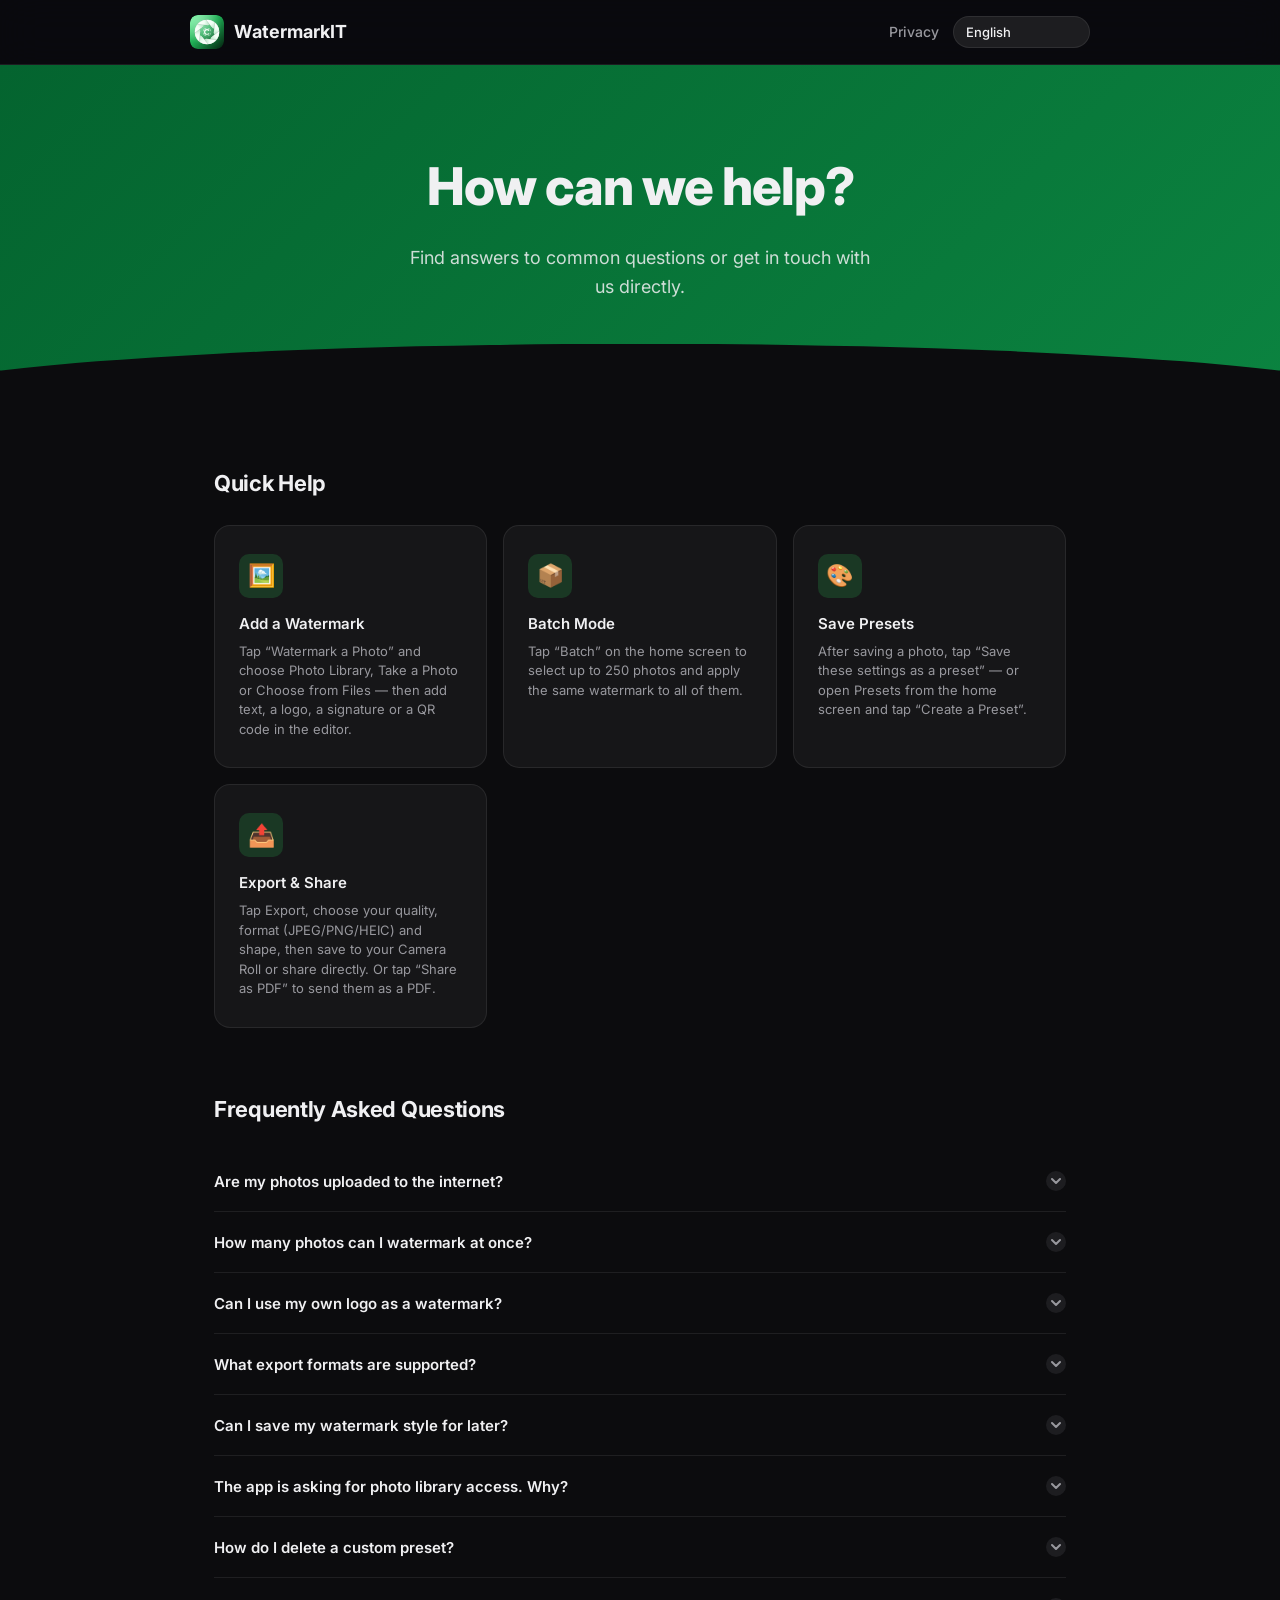
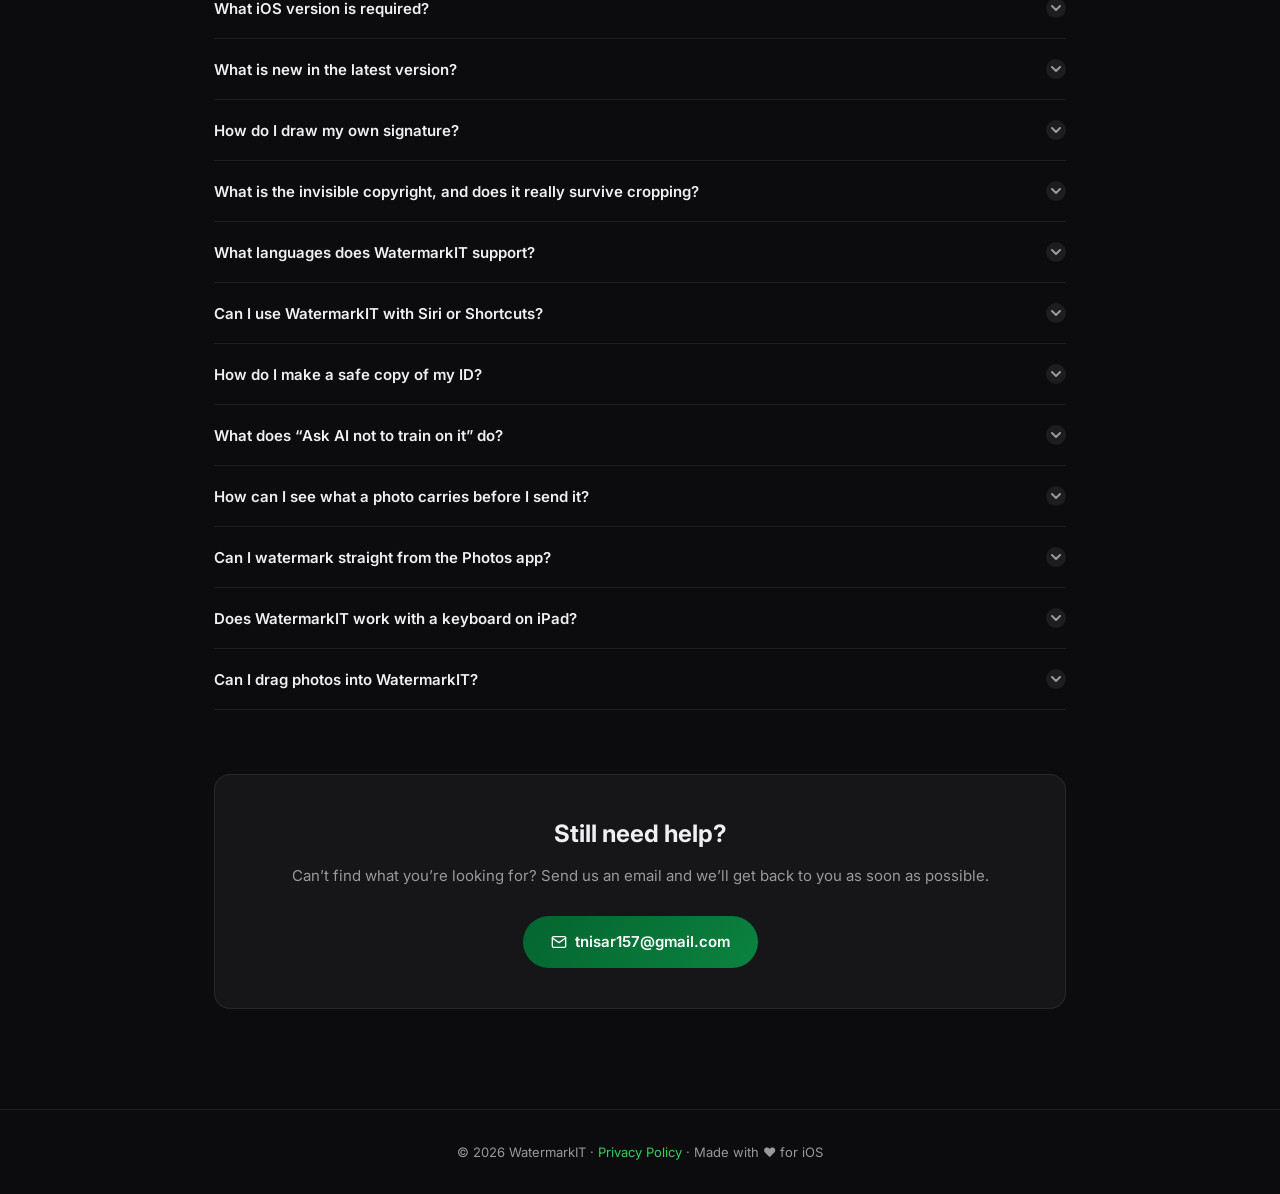
<file: support.html>
<!DOCTYPE html>
<html lang="en">

<head>
  <meta charset="UTF-8" />
  <meta name="viewport" content="width=device-width, initial-scale=1.0" />
  <title>WatermarkIT — Support</title>
  <meta name="description"
    content="Get help with WatermarkIT — the private iOS watermarking app. Browse FAQs or contact us directly." />
  <link rel="icon" type="image/png" href="appicon.png" />
  <link rel="apple-touch-icon" href="appicon.png" />
  <link rel="preconnect" href="https://fonts.googleapis.com" />
  <link rel="preconnect" href="https://fonts.gstatic.com" crossorigin />
  <link href="https://fonts.googleapis.com/css2?family=Inter:wght@300;400;500;600;700;800&display=swap"
    rel="stylesheet" />
  <style>
    *,
    *::before,
    *::after {
      box-sizing: border-box;
      margin: 0;
      padding: 0;
    }

    :root {
      --green: #0B8340;
      --green-light: #30D158;
      --green-dark: #04331A;
      --gradient: linear-gradient(135deg, #04642F 0%, #0B8340 100%);
      --bg: #0C0C0E;
      --surface: #161618;
      --surface2: #1D1D20;
      --border: rgba(255, 255, 255, 0.08);
      --text: #F0F0F2;
      --muted: #98989E;
      --radius: 16px;
    }

    html {
      scroll-behavior: smooth;
    }

    body {
      background: var(--bg);
      color: var(--text);
      font-family: 'Inter', -apple-system, sans-serif;
      line-height: 1.6;
      min-height: 100vh;
    }

    /* NAV */
    nav {
      position: sticky;
      top: 0;
      z-index: 100;
      background: rgba(10, 10, 15, 0.85);
      backdrop-filter: blur(20px);
      -webkit-backdrop-filter: blur(20px);
      border-bottom: 1px solid var(--border);
      padding: 0 24px;
    }

    .nav-inner {
      max-width: 900px;
      margin: 0 auto;
      display: flex;
      align-items: center;
      justify-content: space-between;
      height: 64px;
    }

    .logo {
      display: flex;
      align-items: center;
      gap: 10px;
      text-decoration: none;
      color: var(--text);
      font-weight: 700;
      font-size: 18px;
    }

    .logo-icon {
      width: 34px;
      height: 34px;
      border-radius: 8px;
      object-fit: cover;
    }

    .nav-link {
      color: var(--muted);
      text-decoration: none;
      font-size: 14px;
      font-weight: 500;
      transition: color 0.2s;
    }

    .nav-link:hover {
      color: var(--text);
    }

    /* HERO */
    .hero {
      background: var(--gradient);
      padding: 80px 24px 100px;
      text-align: center;
      position: relative;
      overflow: hidden;
    }

    .hero::after {
      content: '';
      position: absolute;
      bottom: -2px;
      left: 0;
      right: 0;
      height: 60px;
      background: var(--bg);
      clip-path: ellipse(60% 100% at 50% 100%);
    }

    .hero h1 {
      font-size: clamp(32px, 5vw, 52px);
      font-weight: 800;
      letter-spacing: -1px;
      margin-bottom: 16px;
    }

    .hero p {
      font-size: 18px;
      opacity: 0.85;
      max-width: 480px;
      margin: 0 auto;
    }

    /* CONTENT */
    .content {
      max-width: 900px;
      margin: 0 auto;
      padding: 64px 24px 100px;
    }

    /* SECTION TITLES */
    .section-title {
      font-size: 22px;
      font-weight: 700;
      margin-bottom: 24px;
      letter-spacing: -0.3px;
    }

    /* QUICK CARDS */
    .cards {
      display: grid;
      grid-template-columns: repeat(auto-fit, minmax(220px, 1fr));
      gap: 16px;
      margin-bottom: 64px;
    }

    .card {
      background: var(--surface);
      border: 1px solid var(--border);
      border-radius: var(--radius);
      padding: 28px 24px;
      transition: border-color 0.2s, transform 0.2s;
    }

    .card:hover {
      border-color: var(--green-light);
      transform: translateY(-2px);
    }

    .card-icon {
      width: 44px;
      height: 44px;
      border-radius: 10px;
      background: rgba(48, 209, 88, 0.18);
      display: flex;
      align-items: center;
      justify-content: center;
      margin-bottom: 14px;
      font-size: 22px;
    }

    .card h3 {
      font-size: 15px;
      font-weight: 600;
      margin-bottom: 6px;
    }

    .card p {
      font-size: 13px;
      color: var(--muted);
      line-height: 1.5;
    }

    /* FAQ */
    .faq {
      margin-bottom: 64px;
    }

    .faq-item {
      border-bottom: 1px solid var(--border);
    }

    .faq-question {
      width: 100%;
      background: none;
      border: none;
      color: var(--text);
      font-family: 'Inter', sans-serif;
      font-size: 15px;
      font-weight: 600;
      text-align: left;
      padding: 20px 0;
      cursor: pointer;
      display: flex;
      justify-content: space-between;
      align-items: center;
      gap: 16px;
      transition: color 0.2s;
    }

    .faq-question:hover {
      color: var(--green-light);
    }

    .faq-arrow {
      width: 20px;
      height: 20px;
      flex-shrink: 0;
      border-radius: 50%;
      background: var(--surface2);
      display: flex;
      align-items: center;
      justify-content: center;
      transition: transform 0.3s, background 0.2s;
    }

    .faq-arrow svg {
      width: 10px;
      height: 10px;
      fill: none;
      stroke: var(--muted);
      stroke-width: 2;
    }

    .faq-item.open .faq-arrow {
      transform: rotate(180deg);
      background: rgba(48, 209, 88, 0.2);
    }

    .faq-item.open .faq-arrow svg {
      stroke: var(--green-light);
    }

    .faq-answer {
      font-size: 14px;
      color: var(--muted);
      line-height: 1.7;
      max-height: 0;
      overflow: hidden;
      transition: max-height 0.35s ease, padding 0.3s;
    }

    .faq-item.open .faq-answer {
      max-height: 300px;
      padding-bottom: 20px;
    }

    /* CONTACT */
    .contact-box {
      background: var(--surface);
      border: 1px solid var(--border);
      border-radius: var(--radius);
      padding: 40px;
      text-align: center;
    }

    .contact-box h2 {
      font-size: 24px;
      font-weight: 700;
      margin-bottom: 10px;
    }

    .contact-box p {
      color: var(--muted);
      font-size: 15px;
      margin-bottom: 28px;
    }

    .btn {
      display: inline-flex;
      align-items: center;
      gap: 8px;
      background: var(--gradient);
      color: white;
      font-family: 'Inter', sans-serif;
      font-size: 15px;
      font-weight: 600;
      padding: 14px 28px;
      border-radius: 100px;
      text-decoration: none;
      border: none;
      cursor: pointer;
      transition: opacity 0.2s, transform 0.2s;
    }

    .btn:hover {
      opacity: 0.9;
      transform: scale(1.02);
    }

    /* FOOTER */
    footer {
      border-top: 1px solid var(--border);
      padding: 32px 24px;
      text-align: center;
      color: var(--muted);
      font-size: 13px;
    }

    footer a {
      color: var(--green-light);
      text-decoration: none;
    }

    footer a:hover {
      text-decoration: underline;
    }

    /* ── i18n ───────────────────────────────────── */
    .langpick {
      background: var(--surface2);
      color: var(--text);
      border: 1px solid var(--border);
      border-radius: 100px;
      font-family: 'Inter', sans-serif;
      font-size: 13px;
      font-weight: 500;
      padding: 7px 12px;
      cursor: pointer;
      appearance: none;
    }
    .langpick:focus-visible { outline: 2px solid var(--green-light); outline-offset: 2px; }
    .trans-note {
      color: var(--muted);
      font-size: 13px;
      line-height: 1.6;
      border-inline-start: 2px solid var(--border);
      padding-inline-start: 12px;
      margin-bottom: 28px;
    }
    .trans-note:empty { display: none; }
    /* Fourteen languages made 'Português (Brasil)' the longest option, and a
       native <select>'s closed width follows its widest option, not the
       selected one — capping it with an ellipsis keeps the box a constant,
       predictable size regardless of which language (or how many) are added.
       The open dropdown is unaffected and still shows every option in full. */
    @media (max-width: 480px) {
      .nav-inner { padding: 0 16px; }
      .langpick { max-width: 84px; overflow: hidden; text-overflow: ellipsis; white-space: nowrap; }
      /* Several of the fourteen languages' short forms (Russian, French,
         Portuguese...) still ran the fixed English wordmark + link + picker
         past 375px even after nav.privacy was shortened — the wordmark is a
         brand name and does not translate down. The footer repeats this same
         link on both pages, so hiding it here loses no destination, only a
         redundant shortcut, matching the CTA already dropped on index.html
         at this width. */
      .nav-link { display: none; }
    }
    [dir="rtl"] .faq-question { text-align: right; }
    :lang(ar) body { font-family: 'Inter', 'Geeza Pro', system-ui, sans-serif; }
    :lang(ja) body { font-family: 'Inter', 'Hiragino Sans', 'Yu Gothic', system-ui, sans-serif; }
    :lang(zh-Hans) body { font-family: 'Inter', 'PingFang SC', 'Microsoft YaHei', system-ui, sans-serif; }
    :lang(zh-Hant) body { font-family: 'Inter', 'PingFang TC', 'Microsoft JhengHei', system-ui, sans-serif; }
    :lang(zh-HK) body { font-family: 'Inter', 'PingFang HK', 'PingFang TC', system-ui, sans-serif; }
    :lang(ru) body { font-family: 'Inter', 'Helvetica Neue', system-ui, sans-serif; }
    :lang(vi) body { font-family: 'Inter', 'Helvetica Neue', system-ui, sans-serif; }
    :lang(tr) body { font-family: 'Inter', 'Helvetica Neue', system-ui, sans-serif; }
    :lang(he) body { font-family: 'Inter', 'Arial Hebrew', 'SF Hebrew', system-ui, sans-serif; }
    :lang(ko) body { font-family: 'Inter', 'Apple SD Gothic Neo', 'Malgun Gothic', system-ui, sans-serif; word-break: keep-all; }
    :lang(th) body { font-family: 'Inter', 'Thonburi', 'Leelawadee UI', system-ui, sans-serif; }
  </style>
</head>

<body>

  <nav>
    <div class="nav-inner">
      <a href="index.html" class="logo">
        <img src="appicon.png" class="logo-icon" alt="WatermarkIT App Icon">
        WatermarkIT
      </a>
      <div style="display:flex;align-items:center;gap:14px;">
        <a href="privacy.html" class="nav-link" data-i18n="nav.privacy"></a>
        <select class="langpick" id="langpick">
          <option value="en">English</option>
          <option value="zh-Hans">简体中文</option>
          <option value="zh-Hant">繁體中文</option>
          <option value="ar">العربية</option>
          <option value="ja">日本語</option>
          <option value="zh-HK">繁體中文（香港）</option>
          <option value="fr">Français</option>
          <option value="de">Deutsch</option>
          <option value="ru">Русский</option>
          <option value="nl">Nederlands</option>
          <option value="vi">Tiếng Việt</option>
          <option value="tr">Türkçe</option>
          <option value="es-ES">Español (España)</option>
          <option value="es-MX">Español (México)</option>
          <option value="pt-BR">Português (Brasil)</option>
          <option value="it">Italiano</option>
          <option value="ko">한국어</option>
          <option value="th">ไทย</option>
          <option value="he">עברית</option>
        </select>
      </div>
    </div>
  </nav>

  <div class="hero">
    <h1 data-i18n="hero.title"></h1>
    <p data-i18n="hero.sub"></p>
  </div>

  <div class="content">

    <p class="trans-note" data-i18n="trans.note"></p>

    <div class="section-title" data-i18n="quick.title"></div>
    <div class="cards">
        <div class="card">
          <div class="card-icon">🖼️</div>
          <h3 data-i18n="c1.h"></h3>
          <p data-i18n="c1.p"></p>
        </div>
        <div class="card">
          <div class="card-icon">📦</div>
          <h3 data-i18n="c2.h"></h3>
          <p data-i18n="c2.p"></p>
        </div>
        <div class="card">
          <div class="card-icon">🎨</div>
          <h3 data-i18n="c3.h"></h3>
          <p data-i18n="c3.p"></p>
        </div>
        <div class="card">
          <div class="card-icon">📤</div>
          <h3 data-i18n="c4.h"></h3>
          <p data-i18n="c4.p"></p>
        </div>
    </div>

    <div class="section-title" data-i18n="faq.title"></div>
    <div class="faq">
        <div class="faq-item">
          <button class="faq-question" onclick="toggle(this)">
            <span data-i18n="q1"></span>
            <span class="faq-arrow"><svg viewBox="0 0 10 6"><path d="M1 1l4 4 4-4" stroke-linecap="round" stroke-linejoin="round" /></svg></span>
          </button>
          <div class="faq-answer" data-i18n="a1"></div>
        </div>
        <div class="faq-item">
          <button class="faq-question" onclick="toggle(this)">
            <span data-i18n="q2"></span>
            <span class="faq-arrow"><svg viewBox="0 0 10 6"><path d="M1 1l4 4 4-4" stroke-linecap="round" stroke-linejoin="round" /></svg></span>
          </button>
          <div class="faq-answer" data-i18n="a2"></div>
        </div>
        <div class="faq-item">
          <button class="faq-question" onclick="toggle(this)">
            <span data-i18n="q3"></span>
            <span class="faq-arrow"><svg viewBox="0 0 10 6"><path d="M1 1l4 4 4-4" stroke-linecap="round" stroke-linejoin="round" /></svg></span>
          </button>
          <div class="faq-answer" data-i18n="a3"></div>
        </div>
        <div class="faq-item">
          <button class="faq-question" onclick="toggle(this)">
            <span data-i18n="q4"></span>
            <span class="faq-arrow"><svg viewBox="0 0 10 6"><path d="M1 1l4 4 4-4" stroke-linecap="round" stroke-linejoin="round" /></svg></span>
          </button>
          <div class="faq-answer" data-i18n="a4"></div>
        </div>
        <div class="faq-item">
          <button class="faq-question" onclick="toggle(this)">
            <span data-i18n="q5"></span>
            <span class="faq-arrow"><svg viewBox="0 0 10 6"><path d="M1 1l4 4 4-4" stroke-linecap="round" stroke-linejoin="round" /></svg></span>
          </button>
          <div class="faq-answer" data-i18n="a5"></div>
        </div>
        <div class="faq-item">
          <button class="faq-question" onclick="toggle(this)">
            <span data-i18n="q6"></span>
            <span class="faq-arrow"><svg viewBox="0 0 10 6"><path d="M1 1l4 4 4-4" stroke-linecap="round" stroke-linejoin="round" /></svg></span>
          </button>
          <div class="faq-answer" data-i18n="a6"></div>
        </div>
        <div class="faq-item">
          <button class="faq-question" onclick="toggle(this)">
            <span data-i18n="q7"></span>
            <span class="faq-arrow"><svg viewBox="0 0 10 6"><path d="M1 1l4 4 4-4" stroke-linecap="round" stroke-linejoin="round" /></svg></span>
          </button>
          <div class="faq-answer" data-i18n="a7"></div>
        </div>
        <div class="faq-item">
          <button class="faq-question" onclick="toggle(this)">
            <span data-i18n="q8"></span>
            <span class="faq-arrow"><svg viewBox="0 0 10 6"><path d="M1 1l4 4 4-4" stroke-linecap="round" stroke-linejoin="round" /></svg></span>
          </button>
          <div class="faq-answer" data-i18n="a8"></div>
        </div>
        <div class="faq-item">
          <button class="faq-question" onclick="toggle(this)">
            <span data-i18n="q9"></span>
            <span class="faq-arrow"><svg viewBox="0 0 10 6"><path d="M1 1l4 4 4-4" stroke-linecap="round" stroke-linejoin="round" /></svg></span>
          </button>
          <div class="faq-answer" data-i18n="a9"></div>
        </div>
        <div class="faq-item">
          <button class="faq-question" onclick="toggle(this)">
            <span data-i18n="q10"></span>
            <span class="faq-arrow"><svg viewBox="0 0 10 6"><path d="M1 1l4 4 4-4" stroke-linecap="round" stroke-linejoin="round" /></svg></span>
          </button>
          <div class="faq-answer" data-i18n="a10"></div>
        </div>
        <div class="faq-item">
          <button class="faq-question" onclick="toggle(this)">
            <span data-i18n="q11"></span>
            <span class="faq-arrow"><svg viewBox="0 0 10 6"><path d="M1 1l4 4 4-4" stroke-linecap="round" stroke-linejoin="round" /></svg></span>
          </button>
          <div class="faq-answer" data-i18n="a11"></div>
        </div>
        <div class="faq-item">
          <button class="faq-question" onclick="toggle(this)">
            <span data-i18n="q12"></span>
            <span class="faq-arrow"><svg viewBox="0 0 10 6"><path d="M1 1l4 4 4-4" stroke-linecap="round" stroke-linejoin="round" /></svg></span>
          </button>
          <div class="faq-answer" data-i18n="a12"></div>
        </div>
        <div class="faq-item">
          <button class="faq-question" onclick="toggle(this)">
            <span data-i18n="q13"></span>
            <span class="faq-arrow"><svg viewBox="0 0 10 6"><path d="M1 1l4 4 4-4" stroke-linecap="round" stroke-linejoin="round" /></svg></span>
          </button>
          <div class="faq-answer" data-i18n="a13"></div>
        </div>
        <div class="faq-item">
          <button class="faq-question" onclick="toggle(this)">
            <span data-i18n="q14"></span>
            <span class="faq-arrow"><svg viewBox="0 0 10 6"><path d="M1 1l4 4 4-4" stroke-linecap="round" stroke-linejoin="round" /></svg></span>
          </button>
          <div class="faq-answer" data-i18n="a14"></div>
        </div>
        <div class="faq-item">
          <button class="faq-question" onclick="toggle(this)">
            <span data-i18n="q15"></span>
            <span class="faq-arrow"><svg viewBox="0 0 10 6"><path d="M1 1l4 4 4-4" stroke-linecap="round" stroke-linejoin="round" /></svg></span>
          </button>
          <div class="faq-answer" data-i18n="a15"></div>
        </div>
        <div class="faq-item">
          <button class="faq-question" onclick="toggle(this)">
            <span data-i18n="q16"></span>
            <span class="faq-arrow"><svg viewBox="0 0 10 6"><path d="M1 1l4 4 4-4" stroke-linecap="round" stroke-linejoin="round" /></svg></span>
          </button>
          <div class="faq-answer" data-i18n="a16"></div>
        </div>
        <div class="faq-item">
          <button class="faq-question" onclick="toggle(this)">
            <span data-i18n="q17"></span>
            <span class="faq-arrow"><svg viewBox="0 0 10 6"><path d="M1 1l4 4 4-4" stroke-linecap="round" stroke-linejoin="round" /></svg></span>
          </button>
          <div class="faq-answer" data-i18n="a17"></div>
        </div>
        <div class="faq-item">
          <button class="faq-question" onclick="toggle(this)">
            <span data-i18n="q18"></span>
            <span class="faq-arrow"><svg viewBox="0 0 10 6"><path d="M1 1l4 4 4-4" stroke-linecap="round" stroke-linejoin="round" /></svg></span>
          </button>
          <div class="faq-answer" data-i18n="a18"></div>
        </div>
        <div class="faq-item">
          <button class="faq-question" onclick="toggle(this)">
            <span data-i18n="q19"></span>
            <span class="faq-arrow"><svg viewBox="0 0 10 6"><path d="M1 1l4 4 4-4" stroke-linecap="round" stroke-linejoin="round" /></svg></span>
          </button>
          <div class="faq-answer" data-i18n="a19"></div>
        </div>
    </div>

    <div class="contact-box">
      <h2 data-i18n="contact.h"></h2>
      <p data-i18n="contact.p"></p>
      <a href="mailto:tnisar157@gmail.com" class="btn">
        <svg width="16" height="16" viewBox="0 0 24 24" fill="none" stroke="white" stroke-width="2"
          stroke-linecap="round" stroke-linejoin="round">
          <path d="M4 4h16c1.1 0 2 .9 2 2v12c0 1.1-.9 2-2 2H4c-1.1 0-2-.9-2-2V6c0-1.1.9-2 2-2z" />
          <polyline points="22,6 12,13 2,6" />
        </svg>
        tnisar157@gmail.com
      </a>
    </div>

  </div>

  <footer>
    <p>© <span id="yr-support"></span> WatermarkIT · <a href="privacy.html" data-i18n="footer.privacy"></a> · <span data-i18n="footer.made"></span></p>
  </footer>

<script>
  function toggle(btn) {
    const item = btn.closest('.faq-item');
    const isOpen = item.classList.contains('open');
    document.querySelectorAll('.faq-item.open').forEach(el => el.classList.remove('open'));
    if (!isOpen) item.classList.add('open');
  }

  // Translations. English is the source text and stays authoritative.
  const I18N = {
 "en": {
  "nav.privacy": "Privacy",
  "lang.label": "Language",
  "trans.note": "",
  "hero.title": "How can we help?",
  "hero.sub": "Find answers to common questions or get in touch with us directly.",
  "quick.title": "Quick Help",
  "c1.h": "Add a Watermark",
  "c1.p": "Tap “Watermark a Photo” and choose Photo Library, Take a Photo or Choose from Files — then add text, a logo, a signature or a QR code in the editor.",
  "c2.h": "Batch Mode",
  "c2.p": "Tap “Batch” on the home screen to select up to 250 photos and apply the same watermark to all of them.",
  "c3.h": "Save Presets",
  "c3.p": "After saving a photo, tap “Save these settings as a preset” — or open Presets from the home screen and tap “Create a Preset”.",
  "c4.h": "Export &amp; Share",
  "c4.p": "Tap Export, choose your quality, format (JPEG/PNG/HEIC) and shape, then save to your Camera Roll or share directly. Or tap “Share as PDF” to send them as a PDF.",
  "faq.title": "Frequently Asked Questions",
  "q1": "Are my photos uploaded to the internet?",
  "a1": "No. WatermarkIT processes everything 100% on your device. Your photos are never uploaded, sent to a server, or shared with anyone. All processing happens entirely on your device.",
  "q2": "How many photos can I watermark at once?",
  "a2": "Up to 250 in one run: tap “Batch” on the home screen. You can stop a run after any photo, and everything saved so far stays saved. For a single photo, tap “Watermark a Photo” — repeat as many times as you need.",
  "q3": "Can I use my own logo as a watermark?",
  "a3": "Yes! In the editor, switch to the “Logo” tab and tap “Upload Logo” to import any image from your photo library. You can resize, reposition, and set the opacity of your logo. PNG files with transparency work best. You can also pick a logo from Files, and if it sits on a plain background, turn on “Remove background” to keep just the logo.",
  "q4": "What export formats are supported?",
  "a4": "WatermarkIT exports in JPEG (widest compatibility), PNG (lossless, preserves logo transparency) and HEIC (same quality at a smaller size). You can also pick an export shape — 1:1, 4:5, 9:16 or 16:9, with Fit or Fill — choose Original, Large or Web dimensions, and name the exported files yourself. Or tap “Share as PDF” to send one photo or a whole batch as a PDF, with 1, 2, 4 or 6 photos per page on A4 or US Letter — ID cards print at their real size.",
  "q5": "Can I save my watermark style for later?",
  "a5": "Yes. After you save a photo, tap “Save these settings as a preset” and give it a name. You can also open Presets from the home screen and tap “Create a Preset”. Your presets appear alongside the ten built-in ones, and in Siri and Shortcuts too.",
  "q6": "The app is asking for photo library access. Why?",
  "a6": "Choosing a photo uses the iOS photo picker, which hands WatermarkIT only the photos you pick and needs no permission at all. The first time you save, iOS asks to let WatermarkIT add photos — that is all saving needs. Read access is asked for only if you reopen a past export from Recent work or share photos after saving, because both copy your saved photo back out of the library.",
  "q7": "How do I delete a custom preset?",
  "a7": "Open Presets, press and hold one of your own presets, and choose Delete. The built-in presets cannot be deleted.",
  "q8": "What iOS version is required?",
  "a8": "WatermarkIT requires iOS 17.0 or later, and works on both iPhone and iPad. Version 1.1.4 lowered the requirement from iOS 18 — if the App Store previously told you your device was not supported, it is worth another look.",
  "q9": "What is new in the latest version?",
  "a9": "Version 1.3 gives iPad a layout of its own — the photo in the middle, the tools in an inspector beside it — adds keyboard shortcuts, trackpad hover, and drag and drop from Photos and Files, and brings the app to Hebrew, Italian, Korean and Thai, for eighteen languages. Version 1.2.1 adds the ID Copy and Seller Proof presets, black-out boxes for card numbers, Share as PDF, “Ask AI not to train on it”, Check a Photo, “Vary tiles”, logo background removal, logos from Files, letter spacing and multi-line alignment. Version 1.2 before it let you drag, resize and turn your mark with a fingertip, and added Cross and Plus, text that fills itself in, your own fonts, and watermarking straight from the Photos share sheet. Version 1.1.5 raises a batch to 250 photos, adds Siri and Shortcuts, saves faster, and no longer asks to see your whole photo library the first time you save. “Save another copy” from Recent work now uses the same saving screen as a batch, with a filmstrip of every photo, and names each file after its own photo. Version 1.1.4 before it added a light theme — follow your iPhone, or pin Light or Dark in Settings — and brought WatermarkIT to iOS 17. Version 1.1.3 added nine more languages for fourteen in total, and 1.1.2 translated the app into Arabic, Japanese and Traditional Chinese. Version 1.1 added the signature, QR code, tiling and invisible copyright, along with 22 typefaces, eight built-in presets, and camera and Files import.",
  "q10": "How do I draw my own signature?",
  "a10": "In the editor, switch to the Signature tab and draw directly on the photo with your finger or Apple Pencil. Pick any ink colour, and use undo and redo to fix a stroke without starting over.",
  "q11": "What is the invisible copyright, and does it really survive cropping?",
  "a11": "Yes. Alongside the visible mark, WatermarkIT can write your name and copyright into the exported file’s IPTC and TIFF fields — the standard places photo software looks for authorship. Because that data lives in the file rather than in the pixels, cropping the image does not remove it. It is your own name, never ours, and you can turn it off for any export in Settings or on the Export sheet. Note that some social platforms strip metadata when they re-encode uploads, so treat it as a strong claim to your work rather than an unbreakable lock.",
  "contact.h": "Still need help?",
  "contact.p": "Can’t find what you’re looking for? Send us an email and we’ll get back to you as soon as possible.",
  "footer.privacy": "Privacy Policy",
  "footer.made": "Made with ❤️ for iOS",
  "q12": "What languages does WatermarkIT support?",
  "a12": "Arabic, Chinese (Simplified, Traditional and Hong Kong), Dutch, English, French, German, Hebrew, Italian, Japanese, Korean, Portuguese, Russian, Spanish, Thai, Turkish and Vietnamese — eighteen languages as of version 1.3. The entire interface is translated, not only the App Store listing. Arabic and Hebrew are laid out right to left throughout. You can change the app’s language in Settings without changing your device language, which is useful if you read a second language on a device set to a first one.",
  "q13": "Can I use WatermarkIT with Siri or Shortcuts?",
  "a13": "Yes. Say “Watermark a photo with WatermarkIT”, or add WatermarkIT’s action in the Shortcuts app, then pick a photo and one of your presets. The mark is drawn on your device and the finished file is handed back to your shortcut, so it can be saved, sent or passed to another action — without opening the app. Siri phrases follow your iPhone’s language, not the language chosen inside the app.",
  "q14": "How do I make a safe copy of my ID?",
  "a14": "Tap the ID Copy preset on the home screen and pick the photo of your passport, licence or ID card. WatermarkIT asks who the copy is for and why, and stamps “COPY” and the date across it in the language you choose, from 17. Tap “Black out” to cover card numbers — drag, resize and turn each box to match the card. Then tap Export and “Share as PDF”: ID cards print at their real size.",
  "q15": "What does “Ask AI not to train on it” do?",
  "a15": "It adds the standard “no AI training” signal to the photos you save, alongside your credit. It is a request tools can read, not a lock: services that respect it will leave your photo out, but nothing forces them to. It is on by default — switch it off on the Export screen or in Settings. It is not written into PDFs.",
  "q16": "How can I see what a photo carries before I send it?",
  "a16": "Tap the seal button on the home screen to open Check a Photo, then pick any photo from Photos or Files. It shows who the photo credits, whether it asks AI not to train on it, whether it gives away where it was taken, and its capture date and camera. It reads the file on your device and needs no photo library permission.",
  "q17": "Can I watermark straight from the Photos app?",
  "a17": "Yes. In Photos, select one or more photos, tap Share, then WatermarkIT. Save with one of your presets right there, or tap “Edit in WatermarkIT” to open them in the full editor. Very large photos are saved a little smaller from the share sheet; “Edit in WatermarkIT” keeps the full size.",
  "q18": "Does WatermarkIT work with a keyboard on iPad?",
  "a18": "Yes. With a hardware keyboard, ⌘Z undoes, ⌘E exports, ⌘1 to ⌘4 switch editor tools, ⇧⌘B adds a black-out box, and the arrow keys nudge the selected mark a point at a time — hold Shift for ten. On Home, ⌘N watermarks a photo and ⌘O opens Files. With a trackpad or mouse, the pointer outlines the mark it is over before you click.",
  "q19": "Can I drag photos into WatermarkIT?",
  "a19": "Yes, on iPad. Drag photos in from Photos or Files: one photo opens in the editor, several start a batch. Drop more onto the batch tray to add them, or drop an image onto the logo tile to use it as your logo."
 },
 "ar": {
  "nav.privacy": "الخصوصية",
  "lang.label": "اللغة",
  "trans.note": "هذه الترجمة مقدّمة للتسهيل فقط، والنسخة الإنجليزية هي المرجع المعتمد.",
  "hero.title": "كيف يمكننا مساعدتك؟",
  "hero.sub": "اعثر على إجابات للأسئلة الشائعة أو تواصل معنا مباشرة.",
  "quick.title": "مساعدة سريعة",
  "c1.h": "إضافة علامة مائية",
  "c1.p": "اضغط على «ضع علامة على صورة» واختر «مكتبة الصور» أو «التقاط صورة» أو «اختيار من الملفات» — ثم أضف نصًا أو شعارًا أو توقيعًا أو رمز QR في المحرر.",
  "c2.h": "الوضع الدفعي",
  "c2.p": "اضغط على «دفعة» في الشاشة الرئيسية لتحديد حتى 250 صورة وتطبيق العلامة المائية نفسها عليها جميعًا.",
  "c3.h": "حفظ الإعدادات المسبقة",
  "c3.p": "بعد حفظ صورة، اضغط على «حفظ هذه الإعدادات كإعداد مسبق» — أو افتح «الإعدادات المسبقة» من الشاشة الرئيسية واضغط على «إنشاء إعداد مسبق».",
  "c4.h": "التصدير والمشاركة",
  "c4.p": "اضغط تصدير، واختر الجودة والصيغة (JPEG/PNG/HEIC) والشكل، ثم احفظ في ألبوم الصور أو شارك مباشرة. أو اضغط «مشاركة كملف PDF» لإرسالها ملف PDF.",
  "faq.title": "الأسئلة الشائعة",
  "q1": "هل تُرفع صوري إلى الإنترنت؟",
  "a1": "لا. يعالج WatermarkIT كل شيء على جهازك بنسبة 100%. لا تُرفع صورك أبدًا ولا تُرسل إلى خادم ولا تُشارك مع أي جهة. تتم كل المعالجة على جهازك بالكامل.",
  "q2": "كم عدد الصور التي يمكنني وضع علامة عليها دفعة واحدة؟",
  "a2": "حتى 250 صورة في تشغيل واحد: اضغط على «دفعة» في الشاشة الرئيسية. يمكنك إيقاف التشغيل بعد أي صورة، ويبقى كل ما حُفظ محفوظًا. ولصورة واحدة، اضغط على «ضع علامة على صورة» — وكرّر ذلك كلما احتجت.",
  "q3": "هل يمكنني استخدام شعاري الخاص كعلامة مائية؟",
  "a3": "نعم! في المحرر، انتقل إلى تبويب «الشعار» واضغط «رفع شعار» لاستيراد أي صورة من مكتبتك. يمكنك تغيير الحجم والموضع والشفافية. وملفات PNG ذات الخلفية الشفافة هي الأنسب. ويمكنك أيضًا اختيار شعار من الملفات، وإن كان على خلفية سادة ففعّل «إزالة الخلفية» ليبقى الشعار وحده.",
  "q4": "ما صيغ التصدير المدعومة؟",
  "a4": "يصدّر WatermarkIT بصيغة JPEG (الأوسع توافقًا) وPNG (بلا فقد، ويحافظ على شفافية الشعار) وHEIC (الجودة نفسها بحجم أصغر). كما يمكنك اختيار شكل التصدير — 1:1 أو 4:5 أو 9:16 أو 16:9 مع ملاءمة أو ملء — واختيار أبعاد أصلية أو كبيرة أو للويب، وتسمية الملفات بنفسك. أو اضغط «مشاركة كملف PDF» لإرسال صورة واحدة أو دفعة كاملة ملف PDF، بصورة أو 2 أو 4 أو 6 صور في الصفحة على A4 أو US Letter — وتُطبع بطاقات الهوية بحجمها الحقيقي.",
  "q5": "هل يمكنني حفظ نمط العلامة لاستخدامه لاحقًا؟",
  "a5": "نعم. بعد حفظ صورة، اضغط على «حفظ هذه الإعدادات كإعداد مسبق» وأعطه اسمًا. ويمكنك أيضًا فتح «الإعدادات المسبقة» من الشاشة الرئيسية والضغط على «إنشاء إعداد مسبق». تظهر إعداداتك إلى جانب الإعدادات العشرة المدمجة، وفي Siri والاختصارات أيضًا.",
  "q6": "لماذا يطلب التطبيق الوصول إلى مكتبة الصور؟",
  "a6": "يستخدم اختيار الصورة منتقي الصور في iOS، الذي لا يسلّم WatermarkIT إلا الصور التي تختارها ولا يحتاج إلى أي إذن. عند الحفظ لأول مرة يطلب iOS السماح لـ WatermarkIT بإضافة الصور — وهذا كل ما يحتاجه الحفظ. ولا يُطلب إذن القراءة إلا إذا أعدت فتح تصدير سابق من «الأعمال الأخيرة» أو شاركت الصور بعد حفظها، لأن كليهما ينسخ صورتك المحفوظة من المكتبة.",
  "q7": "كيف أحذف إعدادًا مسبقًا خاصًا؟",
  "a7": "افتح «الإعدادات المسبقة»، ثم اضغط مطولًا على أحد إعداداتك واختر «حذف». لا يمكن حذف الإعدادات المسبقة المدمجة.",
  "q8": "ما إصدار iOS المطلوب؟",
  "a8": "يتطلب WatermarkIT نظام iOS 17.0 أو أحدث، ويعمل على iPhone وiPad. خفّض الإصدار 1.1.4 الحد الأدنى من iOS 18 — فإن أخبرك App Store سابقًا بأن جهازك غير مدعوم، فالأمر يستحق نظرة أخرى.",
  "q9": "ما الجديد في أحدث إصدار؟",
  "a9": "يمنح الإصدار 1.3 جهاز iPad تصميمًا خاصًا به — الصورة في المنتصف والأدوات في لوحة بجانبها — ويضيف اختصارات لوحة المفاتيح، وتمييز العلامة بمؤشر لوحة التتبع، والسحب والإفلات من الصور والملفات، ويضيف العبرية والإيطالية والكورية والتايلاندية ليصبح التطبيق بثماني عشرة لغة. يضيف الإصدار 1.2.1 الإعدادين المسبقين «نسخة الهوية» و«إثبات البائع»، ومربعات «تعتيم» لأرقام البطاقات، و«مشاركة كملف PDF»، و«اطلب عدم تدريب الذكاء الاصطناعي عليها»، و«افحص صورة»، و«نوّع التكرارات»، وإزالة خلفية الشعار، والشعارات من الملفات، وتباعد الأحرف ومحاذاة الأسطر المتعددة. وقبله أتاح الإصدار 1.2 سحب علامتك وتغيير حجمها وتدويرها بإصبعك، وأضاف «متقاطع» و«زائد»، والنص الذي يملأ نفسه، وخطوطك الخاصة، ووضع العلامة مباشرة من ورقة المشاركة في تطبيق الصور. يرفع الإصدار 1.1.5 الدفعة إلى 250 صورة، ويضيف Siri والاختصارات، ويحفظ بسرعة أكبر، ولم يعد يطلب الاطلاع على مكتبة صورك كلها عند الحفظ لأول مرة. وأصبح «حفظ نسخة أخرى» من «الأعمال الأخيرة» يستخدم شاشة الحفظ نفسها التي في الدفعات، مع شريط يعرض كل صورة، ويسمّي كل ملف باسم صورته. وقبله أضاف الإصدار 1.1.4 مظهرًا فاتحًا — يتبع جهازك أو يُثبَّت على الفاتح أو الداكن من الإعدادات — وجعل WatermarkIT يعمل على iOS 17. وأضاف الإصدار 1.1.3 تسع لغات ليصبح المجموع أربع عشرة، وترجم الإصدار 1.1.2 التطبيق إلى العربية واليابانية والصينية التقليدية. أما الإصدار 1.1 فأضاف التوقيع ورمز QR والتكرار وحقوق النشر غير المرئية، مع 22 خطًا وثمانية إعدادات مسبقة مدمجة والاستيراد من الكاميرا والملفات.",
  "q10": "كيف أرسم توقيعي؟",
  "a10": "في المحرر، انتقل إلى تبويب التوقيع وارسم مباشرة على الصورة بإصبعك أو بقلم Apple Pencil. اختر أي لون حبر، واستخدم التراجع والإعادة لتصحيح خط دون البدء من جديد.",
  "q11": "ما حقوق النشر غير المرئية، وهل تصمد فعلًا أمام الاقتصاص؟",
  "a11": "نعم. إلى جانب العلامة المرئية، يمكن لـ WatermarkIT كتابة اسمك وحقوق النشر في حقلي IPTC وTIFF بالملف المُصدَّر، وهما المكانان القياسيان اللذان تبحث فيهما برامج الصور عن نسبة العمل. ولأن هذه البيانات موجودة في الملف لا في وحدات البكسل، فإن اقتصاص الصورة لا يزيلها. إنه اسمك أنت لا اسمنا، ويمكنك إيقافه لأي تصدير من الإعدادات أو من ورقة التصدير. لاحظ أن بعض منصات التواصل تحذف البيانات عند إعادة ترميز الملفات المرفوعة، فاعتبره إثباتًا قويًا لعملك لا قفلًا لا يُكسر.",
  "contact.h": "ما زلت بحاجة إلى مساعدة؟",
  "contact.p": "لم تجد ما تبحث عنه؟ راسلنا بالبريد الإلكتروني وسنرد عليك في أقرب وقت ممكن.",
  "footer.privacy": "سياسة الخصوصية",
  "footer.made": "صُنع بـ ❤️ لـ iOS",
  "q12": "ما اللغات التي يدعمها WatermarkIT؟",
  "a12": "الألمانية والإسبانية والإنجليزية والإيطالية والبرتغالية والتايلاندية والتركية والروسية والصينية (المبسطة والتقليدية وهونغ كونغ) والعبرية والعربية والفرنسية والفيتنامية والكورية والهولندية واليابانية — ثماني عشرة لغة منذ الإصدار 1.3. الواجهة كلها مترجمة، لا صفحة App Store وحدها. وتُعرض العربية والعبرية من اليمين إلى اليسار في كل شاشة. ويمكنك تغيير لغة التطبيق من الإعدادات دون تغيير لغة جهازك، وهذا مفيد إن كنت تقرأ لغة ثانية على جهاز مضبوط على لغتك الأولى.",
  "q13": "هل يمكنني استخدام WatermarkIT مع Siri أو الاختصارات؟",
  "a13": "نعم. قل «ضع علامة على صورة باستخدام WatermarkIT»، أو أضف إجراء WatermarkIT في تطبيق الاختصارات، ثم اختر صورة وأحد إعداداتك المسبقة. تُرسم العلامة على جهازك ويعود الملف النهائي إلى الاختصار، ليُحفظ أو يُرسل أو يُمرَّر إلى إجراء آخر — دون فتح التطبيق. تتبع عبارات Siri لغة جهازك، لا اللغة المختارة داخل التطبيق.",
  "q14": "كيف أصنع نسخة آمنة من هويتي؟",
  "a14": "اضغط الإعداد المسبق «نسخة الهوية» في الشاشة الرئيسية واختر صورة جواز سفرك أو رخصتك أو بطاقة هويتك. يسألك WatermarkIT لمن النسخة ولأي غرض، ويختم كلمة «نسخة» والتاريخ عليها باللغة التي تختارها من بين 17 لغة. اضغط «تعتيم» لتغطية أرقام البطاقة — اسحب كل مربع وغيّر حجمه وأدره ليطابق البطاقة. ثم اضغط «تصدير» و«مشاركة كملف PDF»: تُطبع بطاقات الهوية بحجمها الحقيقي.",
  "q15": "ماذا يفعل خيار «اطلب عدم تدريب الذكاء الاصطناعي عليها»؟",
  "a15": "يضيف إشارة «عدم التدريب بالذكاء الاصطناعي» القياسية إلى الصور التي تحفظها، إلى جانب نسبتك. إنه طلب تقرؤه الأدوات، وليس قفلًا: الخدمات التي تحترمه ستستبعد صورتك، لكن لا شيء يجبرها على ذلك. وهو مفعّل افتراضيًا — أوقفه من شاشة «تصدير» أو من «الإعدادات». ولا يُكتب في ملفات PDF.",
  "q16": "كيف أرى ما تحمله صورة قبل إرسالها؟",
  "a16": "اضغط زر الختم في الشاشة الرئيسية لفتح «افحص صورة»، ثم اختر أي صورة من الصور أو الملفات. يعرض لمن تُنسب الصورة، وهل تطلب عدم تدريب الذكاء الاصطناعي عليها، وهل تكشف مكان التقاطها، وتاريخ الالتقاط والكاميرا. يقرأ الملف على جهازك ولا يحتاج إلى إذن الوصول إلى مكتبة الصور.",
  "q17": "هل يمكنني وضع العلامة مباشرة من تطبيق الصور؟",
  "a17": "نعم. في تطبيق الصور، حدّد صورة أو أكثر، واضغط «مشاركة» ثم WatermarkIT. احفظ بأحد إعداداتك المسبقة في مكانك، أو اضغط «تعديل في WatermarkIT» لفتحها في المحرّر الكامل. تُحفظ الصور الكبيرة جدًا بحجم أصغر قليلًا من ورقة المشاركة؛ أما «تعديل في WatermarkIT» فيحتفظ بالحجم الكامل.",
  "q18": "هل يعمل WatermarkIT مع لوحة مفاتيح على iPad؟",
  "a18": "نعم. مع لوحة مفاتيح خارجية: ‏⌘Z للتراجع، و‏⌘E للتصدير، و‏⌘1 إلى ‏⌘4 للتنقل بين أدوات المحرّر، و‏⇧⌘B لإضافة مربع «تعتيم»، ومفاتيح الأسهم لتحريك العلامة المحددة نقطة واحدة في كل مرة — اضغط Shift لعشر نقاط. وفي الشاشة الرئيسية، ‏⌘N لوضع علامة مائية على صورة و‏⌘O لفتح الملفات. ومع لوحة تتبع أو فأرة، يحدّد المؤشر العلامة التي يمر فوقها قبل أن تنقر.",
  "q19": "هل يمكنني سحب الصور إلى WatermarkIT؟",
  "a19": "نعم، على iPad. اسحب الصور من تطبيق الصور أو الملفات: صورة واحدة تُفتح في المحرّر، وعدة صور تبدأ دفعة. أفلت المزيد على شريط الدفعة لإضافتها، أو أفلت صورة على خانة الشعار لاستخدامها شعارًا لك."
 },
 "ja": {
  "nav.privacy": "プライバシー",
  "lang.label": "言語",
  "trans.note": "この翻訳は便宜上のものであり、正文は英語版です。",
  "hero.title": "お困りですか？",
  "hero.sub": "よくある質問から答えを探すか、直接お問い合わせください。",
  "quick.title": "クイックヘルプ",
  "c1.h": "透かしを入れる",
  "c1.p": "「写真に透かしを入れる」をタップし、「写真ライブラリ」「写真を撮る」『「ファイル」から選択』のいずれかを選んで、エディタでテキスト、ロゴ、サイン、QR コードを追加します。",
  "c2.h": "バッチモード",
  "c2.p": "ホーム画面の「一括」をタップすると、最大 250 枚の写真を選んで同じ透かしをまとめて適用できます。",
  "c3.h": "プリセットを保存",
  "c3.p": "写真を保存したあとに「この設定をプリセットとして保存」をタップ。またはホーム画面から「プリセット」を開いて「プリセットを作成」をタップします。",
  "c4.h": "書き出しと共有",
  "c4.p": "書き出しをタップし、品質・フォーマット（JPEG／PNG／HEIC）・形状を選んで、カメラロールに保存するか直接共有します。「PDFで共有」をタップすれば PDF で送れます。",
  "faq.title": "よくある質問",
  "q1": "写真はインターネットにアップロードされますか？",
  "a1": "いいえ。WatermarkIT はすべてを 100% お使いのデバイス内で処理します。写真がアップロードされたり、サーバーに送信されたり、誰かと共有されたりすることはありません。処理はすべてデバイス内で完結します。",
  "q2": "一度に何枚の写真に透かしを入れられますか？",
  "a2": "1 回の実行で最大 250 枚です。ホーム画面の「一括」をタップしてください。どの写真の後でも止められ、それまでに保存した写真はそのまま残ります。1 枚だけなら「写真に透かしを入れる」をタップし、必要なだけ繰り返してください。",
  "q3": "自分のロゴを透かしに使えますか？",
  "a3": "はい。エディタで「ロゴ」タブに切り替え、「ロゴをアップロード」をタップすると写真ライブラリから任意の画像を読み込めます。サイズ、位置、不透明度を調整できます。透過のある PNG が最適です。「ファイル」からロゴを選ぶこともできます。背景が単色なら「背景を削除」をオンにすると、ロゴだけが残ります。",
  "q4": "対応している書き出し形式は？",
  "a4": "WatermarkIT は JPEG（最も互換性が高い）、PNG（可逆圧縮でロゴの透過を保持）、HEIC（同じ画質でファイルサイズが小さい）で書き出せます。書き出し形状（1:1、4:5、9:16、16:9、フィットまたはフィル）も選べるほか、オリジナル／ラージ／Web のサイズを選び、ファイル名を自分で付けられます。「PDFで共有」をタップすれば、1枚でも一括処理の全写真でも PDF で送れます。1ページに1・2・4・6枚、A4またはUSレター。身分証は実寸で印刷されます。",
  "q5": "透かしのスタイルを保存しておけますか？",
  "a5": "はい。写真を保存したあとに「この設定をプリセットとして保存」をタップして名前を付けます。ホーム画面から「プリセット」を開き「プリセットを作成」をタップすることもできます。作成したプリセットは 10 種類の内蔵プリセットと並んで表示され、Siri やショートカットからも使えます。",
  "q6": "写真ライブラリへのアクセスを求められるのはなぜですか？",
  "a6": "写真の選択には iOS の写真ピッカーを使います。WatermarkIT に渡されるのは選んだ写真だけで、許可は一切必要ありません。初めて保存するとき、iOS が WatermarkIT に写真の追加を許可するか尋ねます。保存に必要なのはそれだけです。読み取りの許可を求めるのは、「最近の作業」から過去の書き出しを開き直すときと、保存後に写真を共有するときだけです。どちらも保存した写真をライブラリから取り出すためです。",
  "q7": "自分で作ったプリセットを削除するには？",
  "a7": "「プリセット」を開き、自分のプリセットを長押しして「削除」を選びます。内蔵のプリセットは削除できません。",
  "q8": "必要な iOS のバージョンは？",
  "a8": "WatermarkIT は iOS 17.0 以降が必要で、iPhone と iPad の両方で動作します。バージョン 1.1.4 で必要条件が iOS 18 から引き下げられました。以前 App Store で「お使いのデバイスには対応していません」と表示された場合は、もう一度確認してみてください。",
  "q9": "最新バージョンの新機能は？",
  "a9": "バージョン 1.3 では、iPad 専用のレイアウト（写真を中央に、ツールを横のインスペクタに）、キーボードショートカット、トラックパッドのポインタ表示、「写真」や「ファイル」からのドラッグ＆ドロップに対応し、ヘブライ語、イタリア語、韓国語、タイ語を加えて 18 言語になりました。バージョン 1.2.1 では、「身分証のコピー」と「出品者の証明」プリセット、番号を隠す「黒塗り」、「PDFで共有」、「AI学習への利用を拒否」、「写真をチェック」、「タイルにばらつき」、ロゴの背景削除、「ファイル」からのロゴ、字間と複数行の揃えが加わりました。その前のバージョン 1.2 では、マークを指でドラッグ・サイズ変更・回転できるようになり、「クロス」と「プラス」、自動で埋まるテキスト、自分のフォント、「写真」の共有シートからの透かしが加わりました。バージョン 1.1.5 では、一括処理が最大 250 枚になり、Siri とショートカットに対応し、保存が速くなり、初めての保存で写真ライブラリ全体へのアクセスを求めなくなりました。「最近の作業」からの「別のコピーを保存」も一括処理と同じ保存画面になり、フィルムストリップですべての写真を確認でき、各ファイルには元の写真の名前が付きます。その前の 1.1.4 ではライトテーマ（iPhone の設定に合わせるか、設定でライト／ダークに固定）が加わり、iOS 17 に対応しました。1.1.3 では 9 言語が加わって合計 14 言語に、1.1.2 ではアプリがアラビア語、日本語、繁体字中国語に翻訳されました。1.1 では手書きサイン、QR コード、タイル表示、目に見えない著作権表示が加わり、22 書体、8 種類の内蔵プリセット、カメラと「ファイル」からの読み込みにも対応しました。",
  "q10": "自分の署名を手書きするには？",
  "a10": "エディタで「署名」タブに切り替え、指または Apple Pencil で写真に直接描きます。インクの色は自由に選べ、取り消しとやり直しで一筆だけ描き直せます。",
  "q11": "目に見えない著作権表示とは何ですか。本当にトリミングされても残りますか？",
  "a11": "はい。目に見える透かしとは別に、WatermarkIT は書き出したファイルの IPTC および TIFF フィールド（写真ソフトが作者情報を探す標準的な場所）にお名前と著作権表示を書き込めます。このデータはピクセルではなくファイル自体に保存されるため、画像をトリミングしても消えません。書き込まれるのは当方ではなくお客様ご自身の名前で、設定または書き出し画面でいつでもオフにできます。ただし一部の SNS はアップロードを再エンコードする際にメタデータを削除するため、破れない鍵ではなく、著作権を強く主張する手段とお考えください。",
  "contact.h": "まだ解決しませんか？",
  "contact.p": "お探しの情報が見つからない場合は、メールでお問い合わせください。できるだけ早くご返信します。",
  "footer.privacy": "プライバシーポリシー",
  "footer.made": "iOS のために ❤️ を込めて",
  "q12": "WatermarkIT は何語に対応していますか？",
  "a12": "英語、日本語、韓国語、中国語（簡体字・繁体字・香港）、アラビア語、イタリア語、オランダ語、スペイン語、タイ語、ドイツ語、トルコ語、フランス語、ヘブライ語、ベトナム語、ポルトガル語、ロシア語の 18 言語に対応しています（バージョン 1.3 時点）。App Store のページだけでなく、インターフェイス全体が翻訳されています。アラビア語とヘブライ語はすべての画面が右から左に表示されます。端末の言語を変えずに設定からアプリの言語を変更できるので、端末を母語に設定したまま第二言語で使うこともできます。",
  "q13": "Siri やショートカットで使えますか？",
  "a13": "はい。「WatermarkITで写真に透かしを入れる」と話しかけるか、ショートカットアプリで WatermarkIT のアクションを追加し、写真とプリセットを選びます。透かしはデバイス上で描かれ、完成したファイルがショートカットに戻るので、保存や送信、別のアクションへの受け渡しができます。アプリを開く必要はありません。Siri のフレーズは、アプリ内で選んだ言語ではなく iPhone の言語に従います。",
  "q14": "身分証のコピーを安全に作るには?",
  "a14": "ホーム画面で「身分証のコピー」プリセットをタップし、パスポートや運転免許証、身分証の写真を選びます。WatermarkIT が提出先と用途をたずね、17言語から選んだ言語で「写し」と日付をスタンプします。「黒塗り」をタップして番号を隠し、ボックスをドラッグ・サイズ変更・回転してカードに合わせます。最後に「書き出し」から「PDFで共有」へ。身分証は実寸で印刷されます。",
  "q15": "「AI学習への利用を拒否」は何をするのですか?",
  "a15": "保存する写真に、クレジットとあわせて標準の「AI学習不可」シグナルを入れます。ツールが読み取れる意思表示であり、ロックではありません。尊重するサービスはその写真を使いませんが、強制はできません。初期設定でオンになっていて、書き出し画面または「設定」でオフにできます。PDF には書き込まれません。",
  "q16": "送る前に、写真に何が含まれているか確認するには?",
  "a16": "ホーム画面のシールのボタンをタップして「写真をチェック」を開き、写真ライブラリや「ファイル」から写真を選びます。誰のクレジットか、AI学習を拒否しているか、撮影場所がわかるか、撮影日時とカメラが表示されます。ファイルはデバイス上で読み取られ、写真ライブラリへのアクセス許可は必要ありません。",
  "q17": "「写真」アプリから直接透かしを入れられますか?",
  "a17": "はい。「写真」で写真を1枚以上選び、「共有」から WatermarkIT を選びます。その場でプリセットを使って保存するか、「WatermarkIT で編集」でフルエディタで開けます。共有シートから保存する場合、非常に大きな写真は少し小さいサイズで保存されます。「WatermarkIT で編集」なら元のサイズのままです。",
  "q18": "iPad でキーボードは使えますか？",
  "a18": "はい。外付けキーボードでは、⌘Z で取り消し、⌘E で書き出し、⌘1〜⌘4 でエディタのツールを切り替え、⇧⌘B で「黒塗り」のボックスを追加し、矢印キーで選択中のマークを 1 ポイントずつ移動できます（Shift を押すと 10 ポイント）。ホームでは ⌘N で写真に透かしを入れ、⌘O で「ファイル」を開きます。トラックパッドやマウスでは、ポインタを重ねるとクリックする前にマークが枠で示されます。",
  "q19": "WatermarkIT に写真をドラッグできますか？",
  "a19": "はい、iPad で使えます。「写真」や「ファイル」から写真をドラッグすると、1 枚ならエディタで開き、複数ならバッチ処理が始まります。バッチのトレイにドロップして追加したり、画像をロゴのタイルにドロップしてロゴとして使ったりできます。"
 },
 "zh-Hans": {
  "nav.privacy": "隐私",
  "lang.label": "语言",
  "trans.note": "本译文仅供参考，以英文版为准。",
  "hero.title": "需要什么帮助？",
  "hero.sub": "查找常见问题的答案，或直接与我们联系。",
  "quick.title": "快速帮助",
  "c1.h": "添加水印",
  "c1.p": "点按“为照片添加水印”，选择“照片图库”“拍照”或“从「文件」选择”——然后在编辑器中添加文字、标志、签名或二维码。",
  "c2.h": "批量模式",
  "c2.p": "点按主屏幕上的“批量”，最多选择 250 张照片，并为它们全部套用相同的水印。",
  "c3.h": "存储预设",
  "c3.p": "存储照片后，点按“将这些设置存储为预设”——或从主屏幕打开“预设”，点按“创建预设”。",
  "c4.h": "导出与分享",
  "c4.p": "点按导出，选择质量、格式（JPEG／PNG／HEIC）和形状，然后保存到相册或直接分享。也可以点“以 PDF 共享”，以 PDF 发送。",
  "faq.title": "常见问题",
  "q1": "我的照片会被上传到网络吗？",
  "a1": "不会。WatermarkIT 百分之百在你的设备上完成所有处理。你的照片绝不会被上传、发送到服务器或分享给任何人。所有处理都完全在设备端进行。",
  "q2": "一次可以给多少张照片加水印？",
  "a2": "单次最多 250 张：点按主屏幕上的“批量”。你可以在任意一张后停止，已存储的照片都会保留。单张照片请点按“为照片添加水印”——需要几次就重复几次。",
  "q3": "可以用我自己的徽标作为水印吗？",
  "a3": "当然可以！在编辑器中切换到“徽标”标签，点按“上传徽标”即可从照片图库导入任意图片。你可以调整大小、位置和不透明度。带透明背景的 PNG 效果最佳。你也可以从“文件”选择标志；如果标志在纯色背景上，打开“移除背景”就只留下标志。",
  "q4": "支持哪些导出格式？",
  "a4": "WatermarkIT 支持导出为 JPEG（兼容性最广）、PNG（无损，保留徽标透明度）和 HEIC（同等画质、体积更小）。你还可以选择导出形状——1:1、4:5、9:16 或 16:9，并选择适应或填充——选择原始、大图或网页尺寸，并自行命名导出的文件。也可以点“以 PDF 共享”，把一张照片或整批照片以 PDF 发送，每页 1、2、4 或 6 张，A4 或 US Letter——证件会按实际大小打印。",
  "q5": "可以保存水印样式以便日后使用吗？",
  "a5": "可以。存储照片后，点按“将这些设置存储为预设”并为它命名。你也可以从主屏幕打开“预设”，点按“创建预设”。你的预设会与十种内置预设一起显示，也能在 Siri 和快捷指令中使用。",
  "q6": "App 为什么要请求访问照片图库？",
  "a6": "选择照片使用的是 iOS 照片选择器，它只会把你选中的照片交给 WatermarkIT，完全不需要权限。第一次存储时，iOS 会询问是否允许 WatermarkIT 添加照片——存储只需要这一项。只有当你从“最近的作品”重新打开以前导出的照片，或在存储后分享照片时，才会请求读取权限，因为这两种操作都需要把已存储的照片从图库中取回。",
  "q7": "如何删除自定义预设？",
  "a7": "打开“预设”，按住你自己的某个预设，然后选择“删除”。内置预设无法删除。",
  "q8": "需要什么版本的 iOS？",
  "a8": "WatermarkIT 需要 iOS 17.0 或更高版本，可在 iPhone 和 iPad 上使用。1.1.4 版本将最低要求从 iOS 18 下调——如果 App Store 之前提示你的设备不受支持，不妨再看一次。",
  "q9": "最新版本有哪些新功能？",
  "a9": "1.3 版为 iPad 带来专属布局（照片居中，工具位于旁边的检查器中），新增键盘快捷键、触控板指针悬停，以及从“照片”和“文件”拖放，并新增希伯来语、意大利语、韩语和泰语，共支持 18 种语言。1.2.1 版新增“证件复印件”与“卖家证明”预设、盖住证件号码的“涂黑”、“以 PDF 共享”、“请求不用于 AI 训练”、“检查照片”、“平铺随机变化”、标志背景移除、从“文件”导入标志，以及字间距与多行对齐。之前的 1.2 版让你用指尖拖动、缩放与旋转水印，并新增“交叉”与“十字”、自动填入的文字、自己的字体，以及从“照片”的共享表单直接加水印。1.1.5 版本把批量上限提高到 250 张，新增 Siri 与快捷指令支持，存储更快，第一次存储时也不再要求访问整个照片图库。从“最近的作品”进行的“另存一份副本”现在使用与批量相同的存储界面，带有显示每张照片的缩略图栏，并以每张照片自己的名称命名文件。此前的 1.1.4 版本新增浅色外观——跟随 iPhone，或在设置中固定为浅色或深色——并支持 iOS 17。1.1.3 版本新增九种语言，共计十四种；1.1.2 版本把 App 翻译成阿拉伯语、日语与繁体中文。1.1 版本新增手写签名、二维码、平铺与隐形版权信息，并带来 22 种字体、八种内置预设，以及相机与“文件”导入。",
  "q10": "如何手写自己的签名？",
  "a10": "在编辑器中切换到签名标签，用手指或 Apple Pencil 直接在照片上书写。可选择任意墨水颜色，并用撤销和重做修正某一笔，无需从头再来。",
  "q11": "隐形版权是什么？裁剪后真的还在吗？",
  "a11": "是的。除了可见的水印，WatermarkIT 还能把你的姓名和版权信息写入导出文件的 IPTC 与 TIFF 字段——这是照片软件查找作者信息的标准位置。由于这些数据存放在文件中而非像素里，裁剪图片并不会移除它。写入的始终是你自己的名字，而非我们的，你也可以在设置或导出面板中为任意一次导出关闭它。请注意，部分社交平台在重新编码上传内容时会清除元数据，因此请把它视为对作品归属的有力主张，而非牢不可破的锁。",
  "contact.h": "仍需帮助？",
  "contact.p": "没有找到想要的答案？给我们发邮件，我们会尽快回复你。",
  "footer.privacy": "隐私政策",
  "footer.made": "为 iOS 用 ❤️ 打造",
  "q12": "WatermarkIT 支持哪些语言？",
  "a12": "阿拉伯语、德语、俄语、法语、韩语、荷兰语、葡萄牙语、日语、泰语、土耳其语、西班牙语、希伯来语、意大利语、英语、越南语和中文（简体、繁体、香港）——自 1.3 版起共 18 种语言。整个界面都已翻译，而不仅仅是 App Store 页面。阿拉伯语和希伯来语全部从右到左排版。你可以在设置中更改 App 语言而无需更改设备语言，适合在设为母语的设备上使用第二语言。",
  "q13": "可以通过 Siri 或快捷指令使用 WatermarkIT 吗？",
  "a13": "可以。说出“用WatermarkIT为照片添加水印”，或在“快捷指令”App 中添加 WatermarkIT 的操作，然后选择一张照片和你的一个预设。水印在你的设备上绘制，完成的文件交回快捷指令，可用于存储、发送或传给下一个操作——无需打开 App。Siri 短语跟随 iPhone 的语言，而不是 App 内选择的语言。",
  "q14": "如何制作安全的证件复印件？",
  "a14": "在主屏幕点“证件复印件”预设，选择护照、驾驶证或身份证的照片。WatermarkIT 会询问复印件给谁、用途是什么，并以你从 17 种语言中选择的语言盖上“仅供○○使用，他用无效”与日期。点“涂黑”盖住证件号码——拖动、缩放并旋转每个方块，对齐证件。最后点“导出”和“以 PDF 共享”：证件会按实际大小打印。",
  "q15": "“请求不用于 AI 训练”有什么作用？",
  "a15": "它会在你存储的照片中加入标准的“禁止 AI 训练”标记，与你的署名一起。这是工具可读取的请求，而不是锁：尊重它的服务会排除你的照片，但没有什么能强制它们这样做。默认开启——可在导出界面或“设置”中关闭。不会写入 PDF。",
  "q16": "发送前如何查看照片带着什么信息？",
  "a16": "点主屏幕上的印章按钮打开“检查照片”，再从照片图库或“文件”选择任意照片。它会显示照片署名给谁、是否请求不用于 AI 训练、是否透露拍摄地点，以及拍摄日期与相机。文件在你的设备上读取，不需要照片图库访问权限。",
  "q17": "可以直接从“照片”App 加水印吗？",
  "a17": "可以。在“照片”中选择一张或多张照片，点“共享”，再点 WatermarkIT。直接用你的预设存储，或点“在 WatermarkIT 中编辑”在完整编辑器中打开。从共享表单存储时，特别大的照片会以稍小的尺寸存储；“在 WatermarkIT 中编辑”则保留原尺寸。",
  "q18": "WatermarkIT 在 iPad 上支持键盘吗？",
  "a18": "支持。使用外接键盘时，⌘Z 撤销，⌘E 导出，⌘1 到 ⌘4 切换编辑器工具，⇧⌘B 添加“涂黑”方块，方向键每次将所选水印移动 1 点——按住 Shift 移动 10 点。在主页，⌘N 为照片添加水印，⌘O 打开“文件”。使用触控板或鼠标时，指针悬停会在点按前勾勒出所指的水印。",
  "q19": "可以把照片拖进 WatermarkIT 吗？",
  "a19": "可以，在 iPad 上。从“照片”或“文件”拖入照片：一张会在编辑器中打开，多张会开始批量处理。将更多照片拖到批量托盘即可添加，或将图片拖到标志区块上作为你的标志。"
 },
 "zh-Hant": {
  "nav.privacy": "隱私",
  "lang.label": "語言",
  "trans.note": "本譯文僅供參考，以英文版為準。",
  "hero.title": "需要什麼協助？",
  "hero.sub": "尋找常見問題的解答，或直接與我們聯絡。",
  "quick.title": "快速協助",
  "c1.h": "加入浮水印",
  "c1.p": "點一下「為照片加上浮水印」，選擇「照片圖庫」、「拍照」或『從「檔案」選擇』——然後在編輯器中加入文字、標誌、簽名或 QR 碼。",
  "c2.h": "批次模式",
  "c2.p": "點一下主畫面上的「批次」，最多選取 250 張照片，並為它們全部套用相同的浮水印。",
  "c3.h": "儲存預設集",
  "c3.p": "儲存照片後，點一下「將這些設定儲存為預設集」——或從主畫面打開「預設集」，點一下「建立預設集」。",
  "c4.h": "匯出與分享",
  "c4.p": "點一下匯出，選擇品質、格式（JPEG／PNG／HEIC）與形狀，然後儲存到相機膠卷或直接分享。也可以點「以 PDF 分享」，以 PDF 傳送。",
  "faq.title": "常見問題",
  "q1": "我的照片會被上傳到網路嗎？",
  "a1": "不會。WatermarkIT 百分之百在你的裝置上完成所有處理。你的照片絕不會被上傳、傳送到伺服器或分享給任何人。所有處理都完全在裝置端進行。",
  "q2": "一次可以為多少張照片加浮水印？",
  "a2": "單次最多 250 張：點一下主畫面上的「批次」。你可以在任何一張後停止，已儲存的照片都會保留。單張照片請點一下「為照片加上浮水印」——需要幾次就重複幾次。",
  "q3": "可以用我自己的標誌當作浮水印嗎？",
  "a3": "當然可以！在編輯器中切換到「標誌」標籤頁，點一下「上傳標誌」即可從照片圖庫匯入任何圖片。你可以調整大小、位置與不透明度。具透明背景的 PNG 效果最佳。你也可以從「檔案」選擇標誌；如果標誌在純色背景上，開啟「移除背景」就只留下標誌。",
  "q4": "支援哪些匯出格式？",
  "a4": "WatermarkIT 支援匯出為 JPEG（相容性最廣）、PNG（無損，保留標誌透明度）與 HEIC（同等品質、檔案更小）。你也可以選擇匯出形狀——1:1、4:5、9:16 或 16:9，並選擇符合或填滿——選擇原始、大型或網頁尺寸，並自行為匯出的檔案命名。也可以點「以 PDF 分享」，把一張照片或整批照片以 PDF 傳送，每頁 1、2、4 或 6 張，A4 或 US Letter——證件會依實際大小列印。",
  "q5": "可以儲存浮水印樣式供日後使用嗎？",
  "a5": "可以。儲存照片後，點一下「將這些設定儲存為預設集」並為它命名。你也可以從主畫面打開「預設集」，點一下「建立預設集」。你的預設集會與十組內建預設集一起顯示，也能在 Siri 和捷徑中使用。",
  "q6": "App 為什麼要求存取照片圖庫？",
  "a6": "選擇照片使用的是 iOS 照片挑選器，它只會把你選取的照片交給 WatermarkIT，完全不需要權限。第一次儲存時，iOS 會詢問是否允許 WatermarkIT 加入照片——儲存只需要這一項。只有當你從「最近的作品」重新開啟以前匯出的照片，或在儲存後分享照片時，才會要求讀取權限，因為這兩種操作都需要把已儲存的照片從圖庫中取回。",
  "q7": "如何刪除自訂的預設集？",
  "a7": "打開「預設集」，按住你自己的某個預設集，然後選擇「刪除」。內建預設集無法刪除。",
  "q8": "需要哪個版本的 iOS？",
  "a8": "WatermarkIT 需要 iOS 17.0 或以上版本，可在 iPhone 和 iPad 上使用。1.1.4 版將最低需求從 iOS 18 調降——如果 App Store 先前告訴你裝置不受支援，不妨再看一次。",
  "q9": "最新版本有哪些新功能？",
  "a9": "1.3 版為 iPad 帶來專屬版面（照片置中，工具位於旁邊的檢閱器），新增鍵盤快速鍵、觸控式軌跡板指標停留，以及從「照片」和「檔案」拖放，並新增希伯來文、義大利文、韓文和泰文，共支援 18 種語言。1.2.1 版新增「證件影本」與「賣家證明」預設集、蓋住證件號碼的「塗黑」、「以 PDF 分享」、「要求不用於 AI 訓練」、「檢查照片」、「平鋪隨機變化」、標誌背景移除、從「檔案」匯入標誌，以及字距與多行對齊。之前的 1.2 版讓你用指尖拖移、縮放與旋轉浮水印，並新增「交叉」與「十字」、自動填入的文字、自己的字體，以及從「照片」的分享表單直接加浮水印。1.1.5 版把批次上限提高到 250 張，新增 Siri 與捷徑支援，儲存更快，第一次儲存時也不再要求存取整個照片圖庫。從「最近的作品」進行的「另存一份副本」現在使用與批次相同的儲存畫面，附有顯示每張照片的縮圖列，並以每張照片自己的名稱為檔案命名。先前的 1.1.4 版新增淺色外觀——跟隨 iPhone，或在設定中固定為淺色或深色——並支援 iOS 17。1.1.3 版新增九種語言，共計十四種；1.1.2 版把 App 翻譯成阿拉伯文、日文與繁體中文。1.1 版新增手寫簽名、QR 碼、並排重複與隱形版權資訊，並帶來 22 種字型、八組內建預設集，以及相機與「檔案」匯入。",
  "q10": "如何手寫自己的簽名？",
  "a10": "在編輯器中切換到簽名標籤頁，用手指或 Apple Pencil 直接在照片上書寫。可選擇任何墨水顏色，並以還原和重做修正某一筆，不必重新開始。",
  "q11": "隱形版權是什麼？裁切後真的還在嗎？",
  "a11": "是的。除了可見的浮水印，WatermarkIT 還能將你的姓名與版權資訊寫入匯出檔案的 IPTC 與 TIFF 欄位——這是照片軟體尋找作者資訊的標準位置。由於這些資料存放在檔案中而非像素裡，裁切圖片並不會移除它。寫入的一律是你自己的名字，而非我們的，你也可以在設定或匯出工作表中為任何一次匯出關閉它。請注意，部分社群平台在重新編碼上傳內容時會移除中繼資料，因此請將它視為對作品歸屬的有力主張，而非牢不可破的鎖。",
  "contact.h": "仍需要協助嗎？",
  "contact.p": "沒有找到想要的答案嗎？寄電子郵件給我們，我們會盡快回覆你。",
  "footer.privacy": "隱私權政策",
  "footer.made": "為 iOS 用 ❤️ 打造",
  "q12": "WatermarkIT 支援哪些語言？",
  "a12": "中文（簡體、繁體、香港）、英文、日文、韓文、阿拉伯文、希伯來文、泰文、越南文、土耳其文、俄文、德文、法文、義大利文、荷蘭文、西班牙文和葡萄牙文——自 1.3 版起共 18 種語言。整個介面都已翻譯，而不只是 App Store 頁面。阿拉伯文和希伯來文全部由右至左排版。你可以在設定中更改 App 語言而無須更改裝置語言，適合在設為母語的裝置上使用第二語言。",
  "q13": "可以透過 Siri 或捷徑使用 WatermarkIT 嗎？",
  "a13": "可以。說出「用WatermarkIT為照片加上浮水印」，或在「捷徑」App 中加入 WatermarkIT 的動作，然後選擇一張照片和你的一個預設集。浮水印在你的裝置上繪製，完成的檔案交回捷徑，可用於儲存、傳送或交給下一個動作——不必打開 App。Siri 語句會跟隨 iPhone 的語言，而不是 App 內選擇的語言。",
  "q14": "如何製作安全的證件影本？",
  "a14": "在主畫面點「證件影本」預設集，選擇護照、駕照或身分證的照片。WatermarkIT 會詢問影本給誰、用途為何，並以你從 17 種語言中選擇的語言蓋上「僅供○○使用，他用無效」與日期。點「塗黑」蓋住證件號碼——拖移、縮放並旋轉每個方塊，對齊證件。最後點「匯出」和「以 PDF 分享」：證件會依實際大小列印。",
  "q15": "「要求不用於 AI 訓練」有什麼作用？",
  "a15": "它會在你儲存的照片中加入標準的「禁止 AI 訓練」標記，與你的署名一起。這是工具可讀取的請求，而不是鎖：尊重它的服務會排除你的照片，但沒有什麼能強制它們這樣做。預設開啟——可在匯出畫面或「設定」中關閉。不會寫入 PDF。",
  "q16": "傳送前如何查看照片帶著什麼資訊？",
  "a16": "點主畫面上的印章按鈕打開「檢查照片」，再從照片圖庫或「檔案」選擇任何照片。它會顯示照片署名給誰、是否要求不用於 AI 訓練、是否透露拍攝地點，以及拍攝日期與相機。檔案在你的裝置上讀取，不需要照片圖庫取用權限。",
  "q17": "可以直接從「照片」App 加浮水印嗎？",
  "a17": "可以。在「照片」中選擇一張或多張照片，點「分享」，再點 WatermarkIT。直接用你的預設集儲存，或點「在 WatermarkIT 中編輯」在完整編輯器中打開。從分享表單儲存時，特別大的照片會以稍小的尺寸儲存；「在 WatermarkIT 中編輯」則保留原尺寸。",
  "q18": "WatermarkIT 在 iPad 上支援鍵盤嗎？",
  "a18": "支援。使用外接鍵盤時，⌘Z 還原，⌘E 匯出，⌘1 到 ⌘4 切換編輯器工具，⇧⌘B 加入「塗黑」方塊，方向鍵每次將所選浮水印移動 1 點——按住 Shift 移動 10 點。在主畫面，⌘N 為照片加上浮水印，⌘O 開啟「檔案」。使用觸控式軌跡板或滑鼠時，指標停留會在點按前框出所指的浮水印。",
  "q19": "可以把照片拖進 WatermarkIT 嗎？",
  "a19": "可以，在 iPad 上。從「照片」或「檔案」拖入照片：一張會在編輯器中開啟，多張會開始批次處理。將更多照片拖到批次匣即可加入，或將圖片拖到標誌區塊上作為你的標誌。"
 },
 "fr": {
  "nav.privacy": "Confidentialité",
  "lang.label": "Langue",
  "trans.note": "Cette traduction est fournie à titre indicatif ; la version anglaise fait foi.",
  "hero.title": "Comment pouvons-nous vous aider ?",
  "hero.sub": "Trouvez des réponses aux questions courantes ou contactez-nous directement.",
  "quick.title": "Aide rapide",
  "c1.h": "Ajouter un filigrane",
  "c1.p": "Touchez « Filigraner une photo » et choisissez Photothèque, Prendre une photo ou Choisir dans « Fichiers » — puis ajoutez du texte, un logo, une signature ou un code QR dans l’éditeur.",
  "c2.h": "Mode par lot",
  "c2.p": "Touchez « Lot » sur l’écran d’accueil pour sélectionner jusqu’à 250 photos et leur appliquer le même filigrane.",
  "c3.h": "Enregistrer des préréglages",
  "c3.p": "Après avoir enregistré une photo, touchez « Enregistrer ces réglages comme préréglage » — ou ouvrez Préréglages depuis l’écran d’accueil et touchez « Créer un préréglage ».",
  "c4.h": "Exporter et partager",
  "c4.p": "Touchez Exporter, choisissez la qualité, le format (JPEG/PNG/HEIC) et le format d’image, puis enregistrez dans votre pellicule ou partagez directement. Ou touchez « Partager en PDF » pour les envoyer en PDF.",
  "faq.title": "Questions fréquentes",
  "q1": "Mes photos sont-elles envoyées sur Internet ?",
  "a1": "Non. WatermarkIT traite tout à 100 % sur votre appareil. Vos photos ne sont jamais envoyées, transmises à un serveur, ni partagées avec qui que ce soit. Tout le traitement se fait entièrement sur votre appareil.",
  "q2": "Combien de photos puis-je filigraner à la fois ?",
  "a2": "Jusqu’à 250 en une fois : touchez « Lot » sur l’écran d’accueil. Vous pouvez arrêter après n’importe quelle photo, et tout ce qui a déjà été enregistré le reste. Pour une seule photo, touchez « Filigraner une photo » — autant de fois que nécessaire.",
  "q3": "Puis-je utiliser mon propre logo comme filigrane ?",
  "a3": "Oui ! Dans l’éditeur, passez à l’onglet « Logo » et touchez « Importer un logo » pour importer n’importe quelle image de votre photothèque. Vous pouvez redimensionner, repositionner et régler l’opacité de votre logo. Les fichiers PNG avec transparence donnent les meilleurs résultats. Vous pouvez aussi choisir un logo dans Fichiers ; s’il est sur un fond uni, activez « Supprimer l’arrière-plan » pour ne garder que le logo.",
  "q4": "Quels formats d’export sont pris en charge ?",
  "a4": "WatermarkIT exporte en JPEG (compatibilité la plus large), PNG (sans perte, préserve la transparence du logo) et HEIC (même qualité pour un fichier plus léger). Vous pouvez aussi choisir un format d’image — 1:1, 4:5, 9:16 ou 16:9, en ajustement ou en remplissage — choisir des dimensions originale, grande ou web, et nommer vous-même les fichiers exportés. Ou touchez « Partager en PDF » pour envoyer une photo ou tout un lot en PDF, avec 1, 2, 4 ou 6 photos par page en A4 ou US Letter — les cartes d’identité s’impriment à leur taille réelle.",
  "q5": "Puis-je enregistrer mon style de filigrane pour plus tard ?",
  "a5": "Oui. Après avoir enregistré une photo, touchez « Enregistrer ces réglages comme préréglage » et donnez-lui un nom. Vous pouvez aussi ouvrir Préréglages depuis l’écran d’accueil et toucher « Créer un préréglage ». Vos préréglages apparaissent à côté des dix préréglages intégrés, ainsi que dans Siri et Raccourcis.",
  "q6": "L’app demande l’accès à ma photothèque. Pourquoi ?",
  "a6": "Le choix d’une photo passe par le sélecteur de photos d’iOS, qui ne transmet à WatermarkIT que les photos que vous choisissez et ne demande aucune autorisation. Au premier enregistrement, iOS vous demande d’autoriser WatermarkIT à ajouter des photos — c’est tout ce dont l’enregistrement a besoin. L’accès en lecture n’est demandé que si vous rouvrez un export passé depuis Travaux récents ou partagez des photos après les avoir enregistrées, car ces deux actions récupèrent la photo enregistrée dans la photothèque.",
  "q7": "Comment supprimer un préréglage personnalisé ?",
  "a7": "Ouvrez Préréglages, maintenez le doigt sur l’un de vos préréglages et choisissez Supprimer. Les préréglages intégrés ne peuvent pas être supprimés.",
  "q8": "Quelle version d’iOS est requise ?",
  "a8": "WatermarkIT nécessite iOS 17.0 ou ultérieur, et fonctionne sur iPhone comme sur iPad. La version 1.1.4 a abaissé l’exigence depuis iOS 18 — si l’App Store vous a indiqué auparavant que votre appareil n’était pas compatible, cela vaut la peine de revérifier.",
  "q9": "Quoi de neuf dans la dernière version ?",
  "a9": "La version 1.3 donne à l’iPad sa propre mise en page — la photo au centre, les outils dans un inspecteur à côté — ajoute les raccourcis clavier, le survol au trackpad et le glisser-déposer depuis Photos et Fichiers, et traduit l’app en hébreu, italien, coréen et thaï, soit dix-huit langues. La version 1.2.1 ajoute les préréglages Copie de pièce d’identité et Preuve vendeur, « Masquer » pour couvrir les numéros, « Partager en PDF », « Interdire l’entraînement d’IA », « Vérifier une photo », « Varier la mosaïque », la suppression de l’arrière-plan des logos, les logos depuis Fichiers, l’espacement des lettres et l’alignement sur plusieurs lignes. Avant elle, la version 1.2 permettait de déplacer, redimensionner et faire pivoter votre marque du bout du doigt, et ajoutait Croix et Plus, le texte qui se remplit tout seul, vos propres polices et le filigrane directement depuis la feuille de partage de Photos. La version 1.1.5 porte un lot à 250 photos, ajoute Siri et Raccourcis, enregistre plus vite et ne demande plus à voir toute votre photothèque au premier enregistrement. « Enregistrer une autre copie » depuis Travaux récents utilise désormais le même écran d’enregistrement qu’un lot, avec une bande montrant chaque photo, et nomme chaque fichier d’après sa propre photo. Avant elle, la version 1.1.4 a ajouté un thème clair — qui suit votre iPhone, ou fixé sur Clair ou Sombre dans les Réglages — et rendu WatermarkIT compatible avec iOS 17. La version 1.1.3 a ajouté neuf langues, pour quatorze au total, et la 1.1.2 a traduit l’app en arabe, en japonais et en chinois traditionnel. La version 1.1 a ajouté la signature manuscrite, le code QR, la mosaïque et le copyright invisible, avec 22 polices, huit préréglages intégrés et l’import depuis l’appareil photo et Fichiers.",
  "q10": "Comment dessiner ma propre signature ?",
  "a10": "Dans l’éditeur, passez à l’onglet Signature et dessinez directement sur la photo avec votre doigt ou l’Apple Pencil. Choisissez la couleur d’encre de votre choix, et utilisez annuler et rétablir pour corriger un trait sans tout recommencer.",
  "q11": "Qu’est-ce que le droit d’auteur invisible, et survit-il vraiment au recadrage ?",
  "a11": "Oui. En plus de la marque visible, WatermarkIT peut inscrire votre nom et vos droits d’auteur dans les champs IPTC et TIFF du fichier exporté — les emplacements standard où les logiciels photo recherchent la paternité de l’œuvre. Comme cette donnée vit dans le fichier plutôt que dans les pixels, recadrer l’image ne la supprime pas. C’est votre propre nom, jamais le nôtre, et vous pouvez la désactiver pour n’importe quel export depuis Réglages ou depuis la feuille d’export. Notez que certaines plateformes sociales suppriment les métadonnées lors du réencodage des fichiers envoyés, donc considérez-la comme une preuve solide plutôt qu’un verrou infaillible.",
  "contact.h": "Besoin d’aide supplémentaire ?",
  "contact.p": "Vous ne trouvez pas ce que vous cherchez ? Envoyez-nous un e-mail et nous vous répondrons dès que possible.",
  "footer.privacy": "Politique de confidentialité",
  "footer.made": "Conçu avec ❤️ pour iOS",
  "q12": "Quelles langues WatermarkIT prend-il en charge ?",
  "a12": "Allemand, anglais, arabe, chinois (simplifié, traditionnel et Hong Kong), coréen, espagnol, français, hébreu, italien, japonais, néerlandais, portugais, russe, thaï, turc et vietnamien — dix-huit langues depuis la version 1.3. Toute l’interface est traduite, pas seulement la fiche de l’App Store. L’arabe et l’hébreu s’affichent de droite à gauche sur tous les écrans. Vous pouvez changer la langue de l’app dans les Réglages sans modifier celle de votre appareil — pratique si vous lisez une deuxième langue sur un appareil réglé sur la première.",
  "q13": "Puis-je utiliser WatermarkIT avec Siri ou Raccourcis ?",
  "a13": "Oui. Dites « Filigraner une photo avec WatermarkIT », ou ajoutez l’action de WatermarkIT dans l’app Raccourcis, puis choisissez une photo et l’un de vos préréglages. La marque est dessinée sur votre appareil et le fichier terminé est renvoyé à votre raccourci, qui peut l’enregistrer, l’envoyer ou le passer à une autre action — sans ouvrir l’app. Les phrases Siri suivent la langue de votre iPhone, pas celle choisie dans l’app.",
  "q14": "Comment faire une copie sûre de ma pièce d’identité ?",
  "a14": "Touchez le préréglage Copie de pièce d’identité sur l’écran d’accueil et choisissez la photo de votre passeport, permis ou carte d’identité. WatermarkIT demande à qui la copie est destinée et pourquoi, puis tamponne « COPIE » et la date dans la langue de votre choix, parmi 17. Touchez « Masquer » pour couvrir les numéros — déplacez, redimensionnez et inclinez chaque rectangle pour suivre la carte. Touchez ensuite Exporter puis « Partager en PDF » : les cartes s’impriment à leur taille réelle.",
  "q15": "À quoi sert « Interdire l’entraînement d’IA » ?",
  "a15": "Il ajoute le signal standard « pas d’entraînement d’IA » aux photos que vous enregistrez, à côté de votre crédit. C’est une demande lisible par les outils, pas un verrou : les services qui la respectent écartent votre photo, mais rien ne les y oblige. Il est activé par défaut — désactivez-le sur l’écran Exporter ou dans Réglages. Il n’est pas écrit dans les PDF.",
  "q16": "Comment voir ce que contient une photo avant de l’envoyer ?",
  "a16": "Touchez le bouton en forme de sceau sur l’écran d’accueil pour ouvrir « Vérifier une photo », puis choisissez une photo dans Photos ou Fichiers. Vous voyez qui elle crédite, si elle interdit l’entraînement d’IA, si elle révèle où elle a été prise, sa date de prise de vue et l’appareil. Le fichier est lu sur votre appareil, sans autorisation d’accès à la photothèque.",
  "q17": "Puis-je filigraner directement depuis l’app Photos ?",
  "a17": "Oui. Dans Photos, sélectionnez une ou plusieurs photos, touchez Partager, puis WatermarkIT. Enregistrez avec un de vos préréglages sur place, ou touchez « Modifier dans WatermarkIT » pour les ouvrir dans l’éditeur complet. Depuis la feuille de partage, les très grandes photos sont enregistrées un peu plus petites ; « Modifier dans WatermarkIT » garde la taille d’origine.",
  "q18": "WatermarkIT fonctionne-t-il avec un clavier sur iPad ?",
  "a18": "Oui. Avec un clavier physique, ⌘Z annule, ⌘E exporte, ⌘1 à ⌘4 changent d’outil dans l’éditeur, ⇧⌘B ajoute un cadre « Masquer » et les flèches déplacent la marque sélectionnée d’un point à la fois — Maj pour dix. Sur l’accueil, ⌘N filigrane une photo et ⌘O ouvre Fichiers. Avec un trackpad ou une souris, le pointeur entoure la marque qu’il survole avant que vous cliquiez.",
  "q19": "Puis-je faire glisser des photos dans WatermarkIT ?",
  "a19": "Oui, sur iPad. Faites glisser des photos depuis Photos ou Fichiers : une seule s’ouvre dans l’éditeur, plusieurs lancent un lot. Déposez-en d’autres sur le bandeau du lot pour les ajouter, ou déposez une image sur la vignette du logo pour en faire votre logo."
 },
 "de": {
  "nav.privacy": "Datenschutz",
  "lang.label": "Sprache",
  "trans.note": "Diese Übersetzung dient nur der Verständlichkeit; maßgeblich ist die englische Fassung.",
  "hero.title": "Wie können wir helfen?",
  "hero.sub": "Finden Sie Antworten auf häufige Fragen oder kontaktieren Sie uns direkt.",
  "quick.title": "Schnellhilfe",
  "c1.h": "Ein Wasserzeichen hinzufügen",
  "c1.p": "Tippen Sie auf „Foto mit Wasserzeichen versehen“ und wählen Sie Fotomediathek, Foto aufnehmen oder Aus „Dateien“ wählen — und fügen Sie dann Text, ein Logo, eine Unterschrift oder einen QR-Code im Editor hinzu.",
  "c2.h": "Stapelmodus",
  "c2.p": "Tippen Sie auf dem Startbildschirm auf „Stapel“, um bis zu 250 Fotos auszuwählen und auf alle dasselbe Wasserzeichen anzuwenden.",
  "c3.h": "Voreinstellungen sichern",
  "c3.p": "Tippen Sie nach dem Sichern eines Fotos auf „Diese Einstellungen als Voreinstellung sichern“ — oder öffnen Sie Voreinstellungen auf dem Startbildschirm und tippen Sie auf „Voreinstellung erstellen“.",
  "c4.h": "Exportieren und teilen",
  "c4.p": "Tippen Sie auf Exportieren, wählen Sie Qualität, Format (JPEG/PNG/HEIC) und Format aus, und speichern Sie dann in Ihrem Fotoalbum oder teilen Sie direkt. Oder tippen Sie auf „Als PDF teilen“, um sie als PDF zu senden.",
  "faq.title": "Häufig gestellte Fragen",
  "q1": "Werden meine Fotos ins Internet hochgeladen?",
  "a1": "Nein. WatermarkIT verarbeitet alles zu 100 % auf Ihrem Gerät. Ihre Fotos werden niemals hochgeladen, an einen Server gesendet oder mit jemandem geteilt. Die gesamte Verarbeitung erfolgt vollständig auf Ihrem Gerät.",
  "q2": "Wie viele Fotos kann ich auf einmal mit einem Wasserzeichen versehen?",
  "a2": "Bis zu 250 in einem Durchgang: Tippen Sie auf dem Startbildschirm auf „Stapel“. Sie können nach jedem Foto stoppen, und alles bereits Gesicherte bleibt gesichert. Für ein einzelnes Foto tippen Sie auf „Foto mit Wasserzeichen versehen“ — so oft Sie möchten.",
  "q3": "Kann ich mein eigenes Logo als Wasserzeichen verwenden?",
  "a3": "Ja! Wechseln Sie im Editor zum Tab „Logo“ und tippen Sie auf „Logo hochladen“, um ein beliebiges Bild aus Ihrer Fotomediathek zu importieren. Sie können Größe, Position und Deckkraft Ihres Logos anpassen. PNG-Dateien mit Transparenz funktionieren am besten. Sie können ein Logo auch aus Dateien wählen; steht es auf einfarbigem Hintergrund, schalten Sie „Hintergrund entfernen“ ein, damit nur das Logo bleibt.",
  "q4": "Welche Exportformate werden unterstützt?",
  "a4": "WatermarkIT exportiert in JPEG (breiteste Kompatibilität), PNG (verlustfrei, erhält Logo-Transparenz) und HEIC (gleiche Qualität bei kleinerer Größe). Sie können außerdem ein Exportformat wählen — 1:1, 4:5, 9:16 oder 16:9, mit Anpassen oder Ausfüllen —, Original-, große oder Web-Abmessungen wählen und die exportierten Dateien selbst benennen. Oder tippen Sie auf „Als PDF teilen“, um ein Foto oder einen ganzen Stapel als PDF zu senden – mit 1, 2, 4 oder 6 Fotos pro Seite auf A4 oder US Letter; Ausweise werden in Originalgröße gedruckt.",
  "q5": "Kann ich meinen Wasserzeichen-Stil für später speichern?",
  "a5": "Ja. Tippen Sie nach dem Sichern eines Fotos auf „Diese Einstellungen als Voreinstellung sichern“ und geben Sie ihr einen Namen. Sie können auch Voreinstellungen auf dem Startbildschirm öffnen und auf „Voreinstellung erstellen“ tippen. Ihre Voreinstellungen erscheinen neben den zehn integrierten – und auch in Siri und Kurzbefehlen.",
  "q6": "Die App fragt nach Zugriff auf die Fotomediathek. Warum?",
  "a6": "Zum Auswählen eines Fotos dient die Fotoauswahl von iOS. Sie übergibt WatermarkIT nur die Fotos, die Sie auswählen, und braucht keinerlei Berechtigung. Beim ersten Sichern fragt iOS, ob WatermarkIT Fotos hinzufügen darf – mehr braucht das Sichern nicht. Lesezugriff wird nur angefragt, wenn Sie einen früheren Export unter „Zuletzt bearbeitet“ erneut öffnen oder Fotos nach dem Sichern teilen, denn beides holt das gesicherte Foto wieder aus der Mediathek.",
  "q7": "Wie lösche ich eine eigene Voreinstellung?",
  "a7": "Öffnen Sie Voreinstellungen, halten Sie eine Ihrer eigenen Voreinstellungen gedrückt und wählen Sie Löschen. Die integrierten Voreinstellungen können nicht gelöscht werden.",
  "q8": "Welche iOS-Version wird benötigt?",
  "a8": "WatermarkIT erfordert iOS 17.0 oder neuer und funktioniert auf iPhone und iPad. Version 1.1.4 hat die Anforderung von iOS 18 gesenkt – falls der App Store Ihnen früher mitgeteilt hat, dass Ihr Gerät nicht unterstützt wird, lohnt sich ein zweiter Blick.",
  "q9": "Was ist neu in der aktuellsten Version?",
  "a9": "Version 1.3 gibt dem iPad ein eigenes Layout – das Foto in der Mitte, die Werkzeuge in einem Inspektor daneben –, bringt Tastaturkurzbefehle, Hervorhebung unter dem Trackpad-Zeiger und Drag &amp; Drop aus Fotos und Dateien und übersetzt die App ins Hebräische, Italienische, Koreanische und Thailändische – achtzehn Sprachen insgesamt. Version 1.2.1 bringt die Voreinstellungen Ausweiskopie und Verkäufernachweis, „Schwärzen“ für Kartennummern, „Als PDF teilen“, „KI-Training untersagen“, „Foto prüfen“, „Kacheln variieren“, das Entfernen von Logo-Hintergründen, Logos aus Dateien, Zeichenabstand und mehrzeilige Ausrichtung. Version 1.2 davor machte Ihre Markierung mit dem Finger verschieb-, skalier- und drehbar und brachte Kreuz und Plus, Text, der sich selbst ausfüllt, eigene Schriften und Wasserzeichen direkt aus dem Teilen-Menü von Fotos. Version 1.1.5 erhöht einen Stapel auf 250 Fotos, bringt Siri und Kurzbefehle, sichert schneller und fragt beim ersten Sichern nicht mehr nach Zugriff auf Ihre ganze Fotomediathek. „Weitere Kopie sichern“ unter „Zuletzt bearbeitet“ nutzt jetzt denselben Sichern-Bildschirm wie ein Stapel, mit einem Filmstreifen aller Fotos, und benennt jede Datei nach ihrem eigenen Foto. Davor brachte Version 1.1.4 ein helles Design – passend zu Ihrem iPhone oder in den Einstellungen auf Hell oder Dunkel festgelegt – und WatermarkIT auf iOS 17. Version 1.1.3 fügte neun Sprachen hinzu, insgesamt vierzehn, und 1.1.2 übersetzte die App ins Arabische, Japanische und traditionelle Chinesisch. Version 1.1 brachte die handschriftliche Unterschrift, den QR-Code, die Kachelung und das unsichtbare Copyright, dazu 22 Schriften, acht integrierte Voreinstellungen sowie den Import aus Kamera und Dateien.",
  "q10": "Wie zeichne ich meine eigene Unterschrift?",
  "a10": "Wechseln Sie im Editor zum Tab Unterschrift und zeichnen Sie mit Ihrem Finger oder dem Apple Pencil direkt auf das Foto. Wählen Sie eine beliebige Tintenfarbe und nutzen Sie Rückgängig und Wiederholen, um einen Strich zu korrigieren, ohne von vorne zu beginnen.",
  "q11": "Was ist der unsichtbare Copyright-Vermerk, und übersteht er wirklich das Zuschneiden?",
  "a11": "Ja. Neben der sichtbaren Markierung kann WatermarkIT Ihren Namen und Ihr Copyright in die IPTC- und TIFF-Felder der exportierten Datei schreiben — die Standardorte, an denen Fotosoftware nach der Urheberschaft sucht. Da diese Daten in der Datei und nicht in den Pixeln stecken, entfernt ein Zuschnitt des Bildes sie nicht. Es ist Ihr eigener Name, nie unserer, und Sie können ihn für jeden Export in den Einstellungen oder auf dem Export-Bildschirm ausschalten. Beachten Sie, dass manche soziale Plattformen Metadaten beim erneuten Kodieren von Uploads entfernen — betrachten Sie ihn also als starken Nachweis Ihrer Urheberschaft, nicht als unzerbrechliches Schloss.",
  "contact.h": "Noch Hilfe nötig?",
  "contact.p": "Finden Sie nicht, wonach Sie suchen? Schreiben Sie uns eine E-Mail, und wir melden uns so schnell wie möglich bei Ihnen.",
  "footer.privacy": "Datenschutzerklärung",
  "footer.made": "Mit ❤️ für iOS gemacht",
  "q12": "Welche Sprachen unterstützt WatermarkIT?",
  "a12": "Arabisch, Chinesisch (vereinfacht, traditionell und Hongkong), Deutsch, Englisch, Französisch, Hebräisch, Italienisch, Japanisch, Koreanisch, Niederländisch, Portugiesisch, Russisch, Spanisch, Thai, Türkisch und Vietnamesisch – achtzehn Sprachen seit Version 1.3. Übersetzt ist die gesamte Oberfläche, nicht nur der App-Store-Eintrag. Arabisch und Hebräisch laufen durchgehend von rechts nach links. Sie können die Sprache der App in den Einstellungen ändern, ohne die Gerätesprache umzustellen – praktisch, wenn Sie eine zweite Sprache auf einem Gerät lesen, das auf Ihre erste eingestellt ist.",
  "q13": "Kann ich WatermarkIT mit Siri oder Kurzbefehlen nutzen?",
  "a13": "Ja. Sagen Sie „Foto in WatermarkIT mit Wasserzeichen versehen“ oder fügen Sie in der Kurzbefehle-App die Aktion von WatermarkIT hinzu, und wählen Sie dann ein Foto und eine Ihrer Voreinstellungen. Die Markierung wird auf Ihrem Gerät gezeichnet und die fertige Datei an Ihren Kurzbefehl zurückgegeben – zum Sichern, Senden oder Weiterreichen an eine andere Aktion, ohne die App zu öffnen. Siri-Phrasen folgen der Sprache Ihres iPhone, nicht der in der App gewählten Sprache.",
  "q14": "Wie erstelle ich eine sichere Ausweiskopie?",
  "a14": "Tippen Sie auf dem Startbildschirm auf die Voreinstellung Ausweiskopie und wählen Sie das Foto Ihres Reisepasses, Führerscheins oder Ausweises. WatermarkIT fragt, für wen und wofür die Kopie ist, und stempelt „KOPIE“ und das Datum in der Sprache, die Sie aus 17 wählen. Tippen Sie auf „Schwärzen“, um Nummern abzudecken – jedes Feld lässt sich verschieben, skalieren und zur Karte drehen. Dann Exportieren und „Als PDF teilen“: Ausweise werden in Originalgröße gedruckt.",
  "q15": "Was bewirkt „KI-Training untersagen“?",
  "a15": "Es schreibt das standardisierte Signal „kein KI-Training“ in die Fotos, die Sie sichern, neben Ihren Vermerk. Es ist eine Bitte, die Tools lesen können, keine Sperre: Dienste, die sie respektieren, lassen Ihr Foto aus, aber nichts zwingt sie dazu. Standardmäßig ist es an – ausschalten können Sie es auf dem Export-Bildschirm oder in den Einstellungen. In PDFs wird es nicht geschrieben.",
  "q16": "Wie sehe ich, was ein Foto enthält, bevor ich es sende?",
  "a16": "Tippen Sie auf dem Startbildschirm auf die Siegel-Taste, um „Foto prüfen“ zu öffnen, und wählen Sie ein Foto aus Fotos oder Dateien. Sie sehen, wem es zugeschrieben ist, ob es KI-Training untersagt, ob es verrät, wo es aufgenommen wurde, sowie Aufnahmedatum und Kamera. Die Datei wird auf Ihrem Gerät gelesen, ohne Zugriff auf die Fotomediathek.",
  "q17": "Kann ich direkt aus der Fotos-App ein Wasserzeichen setzen?",
  "a17": "Ja. Wählen Sie in Fotos ein oder mehrere Fotos, tippen Sie auf Teilen und dann auf WatermarkIT. Sichern Sie direkt mit einer Ihrer Voreinstellungen oder tippen Sie auf „In WatermarkIT bearbeiten“, um sie im vollen Editor zu öffnen. Sehr große Fotos werden aus dem Teilen-Menü etwas kleiner gesichert; „In WatermarkIT bearbeiten“ behält die volle Größe.",
  "q18": "Funktioniert WatermarkIT auf dem iPad mit einer Tastatur?",
  "a18": "Ja. Mit einer Hardwaretastatur widerruft ⌘Z, ⌘E exportiert, ⌘1 bis ⌘4 wechseln die Werkzeuge im Editor, ⇧⌘B fügt ein Schwärzen-Feld hinzu und die Pfeiltasten verschieben die ausgewählte Markierung punktweise – mit Umschalttaste um zehn. Auf dem Startbildschirm versieht ⌘N ein Foto mit Wasserzeichen und ⌘O öffnet Dateien. Mit Trackpad oder Maus umrandet der Zeiger die Markierung, über der er steht, schon vor dem Klick.",
  "q19": "Kann ich Fotos in WatermarkIT ziehen?",
  "a19": "Ja, auf dem iPad. Ziehen Sie Fotos aus Fotos oder Dateien herein: Ein Foto öffnet sich im Editor, mehrere starten einen Stapel. Legen Sie weitere auf der Stapelleiste ab, um sie hinzuzufügen, oder ziehen Sie ein Bild auf die Logo-Kachel, um es als Logo zu verwenden."
 },
 "ru": {
  "nav.privacy": "Конфиденциальность",
  "lang.label": "Язык",
  "trans.note": "Этот перевод предоставлен для удобства; основной текст — на английском языке.",
  "hero.title": "Чем мы можем помочь?",
  "hero.sub": "Найдите ответы на частые вопросы или свяжитесь с нами напрямую.",
  "quick.title": "Быстрая помощь",
  "c1.h": "Добавить водяной знак",
  "c1.p": "Нажмите «Добавить водяной знак» и выберите «Медиатека „Фото“», «Сделать снимок» или «Выбрать в „Файлах“» — а затем добавьте текст, логотип, подпись или QR-код в редакторе.",
  "c2.h": "Пакетный режим",
  "c2.p": "Нажмите «Пакет» на главном экране, чтобы выбрать до 250 фото и применить ко всем один и тот же водяной знак.",
  "c3.h": "Сохранение пресетов",
  "c3.p": "После сохранения фото нажмите «Сохранить эти настройки как пресет» — или откройте «Пресеты» на главном экране и нажмите «Создать пресет».",
  "c4.h": "Экспорт и общий доступ",
  "c4.p": "Нажмите «Экспорт», выберите качество, формат (JPEG/PNG/HEIC) и форму, затем сохраните в «Фото» или поделитесь напрямую. Или нажмите «Поделиться в PDF», чтобы отправить их в PDF.",
  "faq.title": "Часто задаваемые вопросы",
  "q1": "Загружаются ли мои фото в интернет?",
  "a1": "Нет. WatermarkIT обрабатывает всё на 100% на вашем устройстве. Ваши фото никогда не загружаются, не отправляются на сервер и не передаются кому-либо ещё. Вся обработка происходит полностью на вашем устройстве.",
  "q2": "Сколько фото можно отметить одновременно?",
  "a2": "До 250 за один проход: нажмите «Пакет» на главном экране. Можно остановиться после любого фото — всё уже сохранённое останется. Для одного фото нажмите «Добавить водяной знак» и повторяйте сколько нужно.",
  "q3": "Могу ли я использовать свой логотип как водяной знак?",
  "a3": "Да! В редакторе переключитесь на вкладку «Логотип» и нажмите «Загрузить логотип», чтобы импортировать любое изображение из вашей фотопленки. Вы можете изменять размер, положение и прозрачность логотипа. Лучше всего подходят файлы PNG с прозрачностью. Логотип можно выбрать и в «Файлах», а если он на однотонном фоне, включите «Удалить фон», чтобы остался только логотип.",
  "q4": "Какие форматы экспорта поддерживаются?",
  "a4": "WatermarkIT экспортирует в JPEG (наилучшая совместимость), PNG (без потерь, сохраняет прозрачность логотипа) и HEIC (то же качество при меньшем размере). Также можно выбрать форму экспорта — 1:1, 4:5, 9:16 или 16:9, с подгонкой или заполнением, — выбрать исходный, крупный или веб-размер и самостоятельно назвать экспортированные файлы. Или нажмите «Поделиться в PDF», чтобы отправить одно фото или целый пакет в PDF: 1, 2, 4 или 6 фото на странице, A4 или US Letter — документы печатаются в реальном размере.",
  "q5": "Могу ли я сохранить стиль водяного знака на будущее?",
  "a5": "Да. После сохранения фото нажмите «Сохранить эти настройки как пресет» и дайте ему имя. Также можно открыть «Пресеты» на главном экране и нажать «Создать пресет». Ваши пресеты появятся рядом с десятью встроенными — и в Siri и Командах тоже.",
  "q6": "Приложение запрашивает доступ к фотопленке. Почему?",
  "a6": "Фото выбирается через системный выбор фото iOS: он передаёт WatermarkIT только выбранные вами снимки и не требует никаких разрешений. При первом сохранении iOS спросит, разрешить ли WatermarkIT добавлять фото, — больше для сохранения ничего не нужно. Доступ на чтение запрашивается, только если вы снова открываете прошлый экспорт из «Недавних работ» или делитесь фото после сохранения, потому что в обоих случаях сохранённое фото забирается из медиатеки.",
  "q7": "Как удалить собственный пресет?",
  "a7": "Откройте «Пресеты», нажмите и удерживайте один из своих пресетов и выберите «Удалить». Встроенные пресеты удалить нельзя.",
  "q8": "Какая версия iOS требуется?",
  "a8": "Для WatermarkIT нужна iOS 17.0 или новее; приложение работает и на iPhone, и на iPad. В версии 1.1.4 требование снижено с iOS 18 — если раньше App Store сообщал, что ваше устройство не поддерживается, стоит проверить ещё раз.",
  "q9": "Что нового в последней версии?",
  "a9": "Версия 1.3 даёт iPad собственную раскладку — фото в центре, инструменты в инспекторе рядом, — добавляет сочетания клавиш, подсветку под указателем трекпада и перетаскивание из «Фото» и «Файлов», а также переводит приложение на иврит, итальянский, корейский и тайский — всего восемнадцать языков. В версии 1.2.1 появились пресеты «Копия документа» и «Метка продавца», «Закрасить» для номеров карт, «Поделиться в PDF», «Запретить обучение ИИ», «Проверить фото», «Разнообразить плитку», удаление фона логотипа, логотипы из «Файлов», межбуквенный интервал и выравнивание нескольких строк. До неё версия 1.2 позволила перетаскивать, масштабировать и поворачивать знак пальцем и добавила «Крест» и «Плюс», текст, который заполняется сам, свои шрифты и водяной знак прямо из меню «Поделиться» в «Фото». В версии 1.1.5 пакет вырос до 250 фото, появились Siri и Команды, сохранение стало быстрее, а при первом сохранении приложение больше не просит доступ ко всей медиатеке. «Сохранить ещё одну копию» из «Недавних работ» теперь использует тот же экран сохранения, что и пакет, с лентой всех фото, и называет каждый файл по своему снимку. До этого версия 1.1.4 добавила светлую тему — по настройке iPhone или закреплённую в «Настройках» — и поддержку iOS 17. Версия 1.1.3 добавила девять языков, всего четырнадцать, а 1.1.2 перевела приложение на арабский, японский и традиционный китайский. Версия 1.1 добавила рукописную подпись, QR-код, плитку и невидимый копирайт, а также 22 шрифта, восемь встроенных пресетов и импорт с камеры и из «Файлов».",
  "q10": "Как нарисовать собственную подпись?",
  "a10": "В редакторе переключитесь на вкладку «Подпись» и рисуйте прямо на фото пальцем или Apple Pencil. Выберите любой цвет чернил и используйте отмену и повтор действий, чтобы исправить штрих, не начиная заново.",
  "q11": "Что такое невидимый знак авторского права и действительно ли он переживает обрезку?",
  "a11": "Да. Помимо видимого знака, WatermarkIT может записать ваше имя и авторские права в поля IPTC и TIFF экспортированного файла — стандартные места, где фотопрограммы ищут информацию об авторстве. Поскольку эти данные хранятся в файле, а не в пикселях, обрезка изображения их не удаляет. Это ваше собственное имя, никогда не наше, и вы можете отключить его для любого экспорта в настройках или на экране экспорта. Учтите, что некоторые социальные платформы удаляют метаданные при повторном кодировании загружаемых файлов, поэтому воспринимайте это как весомое доказательство авторства, а не как неразрушимый замок.",
  "contact.h": "Всё ещё нужна помощь?",
  "contact.p": "Не нашли то, что искали? Напишите нам письмо, и мы ответим вам как можно скорее.",
  "footer.privacy": "Политика конфиденциальности",
  "footer.made": "Сделано с ❤️ для iOS",
  "q12": "Какие языки поддерживает WatermarkIT?",
  "a12": "Английский, арабский, вьетнамский, иврит, испанский, итальянский, китайский (упрощённый, традиционный и гонконгский), корейский, немецкий, нидерландский, португальский, русский, тайский, турецкий, французский и японский — восемнадцать языков начиная с версии 1.3. Переведён весь интерфейс, а не только страница в App Store. Арабский и иврит везде идут справа налево. Язык приложения можно сменить в настройках, не меняя язык устройства, — удобно, если вы читаете на втором языке на устройстве, настроенном на первый.",
  "q13": "Можно ли использовать WatermarkIT с Siri или Командами?",
  "a13": "Да. Скажите «Добавить водяной знак в WatermarkIT» или добавьте действие WatermarkIT в приложении «Команды», затем выберите фото и один из своих пресетов. Знак рисуется на вашем устройстве, а готовый файл возвращается в команду — его можно сохранить, отправить или передать следующему действию, не открывая приложение. Фразы Siri следуют языку iPhone, а не языку, выбранному в приложении.",
  "q14": "Как сделать безопасную копию документа?",
  "a14": "Нажмите пресет «Копия документа» на главном экране и выберите фото паспорта, прав или удостоверения. WatermarkIT спросит, для кого и для чего копия, и поставит «КОПИЯ» и дату на языке, который вы выберете из 17. Нажмите «Закрасить», чтобы закрыть номера, — каждую плашку можно перетащить, изменить и повернуть под карту. Затем нажмите «Экспорт» и «Поделиться в PDF»: документы печатаются в реальном размере.",
  "q15": "Что делает «Запретить обучение ИИ»?",
  "a15": "Добавляет в сохраняемые фото стандартный сигнал «без обучения ИИ» рядом с вашей подписью авторства. Это просьба, которую читают сервисы, а не замок: те, кто её уважает, не возьмут ваше фото, но заставить их ничто не может. По умолчанию включено — выключить можно на экране экспорта или в настройках. В PDF не записывается.",
  "q16": "Как посмотреть, что содержит фото, перед отправкой?",
  "a16": "Нажмите кнопку с печатью на главном экране, чтобы открыть «Проверить фото», и выберите любое фото из «Фото» или «Файлов». Вы увидите, кому оно приписано, запрещает ли обучение ИИ, выдаёт ли место съёмки, а также дату съёмки и камеру. Файл читается на устройстве, доступ к медиатеке не нужен.",
  "q17": "Можно ли поставить водяной знак прямо из приложения «Фото»?",
  "a17": "Да. В «Фото» выберите одно или несколько фото, нажмите «Поделиться», затем WatermarkIT. Сохраните с одним из пресетов на месте или нажмите «Изменить в WatermarkIT», чтобы открыть их в полном редакторе. Очень большие фото из меню «Поделиться» сохраняются чуть меньшего размера; «Изменить в WatermarkIT» сохраняет полный размер.",
  "q18": "Работает ли WatermarkIT с клавиатурой на iPad?",
  "a18": "Да. С внешней клавиатурой ⌘Z отменяет, ⌘E экспортирует, ⌘1–⌘4 переключают инструменты редактора, ⇧⌘B добавляет блок «Закрасить», а стрелки сдвигают выбранный знак на один пункт — с Shift на десять. На главном экране ⌘N ставит водяной знак на фото, а ⌘O открывает «Файлы». С трекпадом или мышью указатель обводит знак, над которым находится, ещё до щелчка.",
  "q19": "Можно ли перетаскивать фото в WatermarkIT?",
  "a19": "Да, на iPad. Перетащите фото из «Фото» или «Файлов»: одно откроется в редакторе, несколько запустят пакетную обработку. Бросьте ещё фото на ленту пакета, чтобы добавить их, или бросьте изображение на плитку логотипа, чтобы сделать его своим логотипом."
 },
 "nl": {
  "nav.privacy": "Privacy",
  "lang.label": "Taal",
  "trans.note": "Deze vertaling is bedoeld ter ondersteuning; de Engelse versie is leidend.",
  "hero.title": "Hoe kunnen we helpen?",
  "hero.sub": "Vind antwoorden op veelgestelde vragen of neem rechtstreeks contact met ons op.",
  "quick.title": "Snelle hulp",
  "c1.h": "Een watermerk toevoegen",
  "c1.p": "Tik op “Zet een watermerk op een foto” en kies Fotobibliotheek, Maak een foto of Kies uit ‘Bestanden’ — en voeg dan tekst, een logo, een handtekening of een QR-code toe in de editor.",
  "c2.h": "Batchmodus",
  "c2.p": "Tik op het beginscherm op “Batch” om tot 250 foto’s te selecteren en hetzelfde watermerk op alle toe te passen.",
  "c3.h": "Voorinstellingen bewaren",
  "c3.p": "Tik na het bewaren van een foto op “Bewaar deze instellingen als voorinstelling” — of open Voorinstellingen vanaf het beginscherm en tik op “Maak een voorinstelling”.",
  "c4.h": "Exporteren en delen",
  "c4.p": "Tik op Exporteren, kies je kwaliteit, formaat (JPEG/PNG/HEIC) en vorm, en sla dan op in je Camerarol of deel rechtstreeks. Of tik op ‘Delen als pdf’ om ze als pdf te versturen.",
  "faq.title": "Veelgestelde vragen",
  "q1": "Worden mijn foto’s naar het internet geüpload?",
  "a1": "Nee. WatermarkIT verwerkt alles voor 100% op je apparaat. Je foto’s worden nooit geüpload, naar een server gestuurd of met iemand gedeeld. Alle verwerking gebeurt volledig op je apparaat.",
  "q2": "Hoeveel foto’s kan ik tegelijk van een watermerk voorzien?",
  "a2": "Tot 250 in één run: tik op “Batch” op het beginscherm. Je kunt na elke foto stoppen, en alles wat al bewaard is blijft bewaard. Voor één foto tik je op “Zet een watermerk op een foto” — zo vaak als je nodig hebt.",
  "q3": "Kan ik mijn eigen logo als watermerk gebruiken?",
  "a3": "Ja! Schakel in de editor over naar het tabblad “Logo” en tik op “Logo uploaden” om een afbeelding uit je fotobibliotheek te importeren. Je kunt de grootte, positie en dekking van je logo aanpassen. PNG-bestanden met transparantie werken het beste. Je kunt een logo ook uit Bestanden kiezen; staat het op een effen achtergrond, zet dan ‘Achtergrond verwijderen’ aan om alleen het logo te houden.",
  "q4": "Welke exportformaten worden ondersteund?",
  "a4": "WatermarkIT exporteert in JPEG (breedste compatibiliteit), PNG (verliesvrij, behoudt logo-transparantie) en HEIC (dezelfde kwaliteit bij een kleiner formaat). Je kunt ook een exportvorm kiezen — 1:1, 4:5, 9:16 of 16:9, met Passend of Vullend —, Originele, Grote of Web-afmetingen kiezen, en de geëxporteerde bestanden zelf een naam geven. Of tik op ‘Delen als pdf’ om één foto of een hele batch als pdf te versturen, met 1, 2, 4 of 6 foto’s per pagina op A4 of US Letter — ID-kaarten worden op ware grootte afgedrukt.",
  "q5": "Kan ik mijn watermerkstijl bewaren voor later?",
  "a5": "Ja. Tik na het bewaren van een foto op “Bewaar deze instellingen als voorinstelling” en geef hem een naam. Je kunt ook Voorinstellingen openen vanaf het beginscherm en op “Maak een voorinstelling” tikken. Je voorinstellingen staan naast de tien ingebouwde, en ook in Siri en Opdrachten.",
  "q6": "De app vraagt om toegang tot mijn fotobibliotheek. Waarom?",
  "a6": "Een foto kiezen gaat via de fotokiezer van iOS, die WatermarkIT alleen de foto’s geeft die jij kiest en geen enkele toestemming nodig heeft. De eerste keer dat je bewaart, vraagt iOS of WatermarkIT foto’s mag toevoegen — meer heeft bewaren niet nodig. Leestoegang wordt alleen gevraagd als je een eerdere export opnieuw opent vanuit Recent werk of foto’s deelt na het bewaren, omdat beide je bewaarde foto weer uit de bibliotheek halen.",
  "q7": "Hoe verwijder ik een eigen voorinstelling?",
  "a7": "Open Voorinstellingen, houd een van je eigen voorinstellingen ingedrukt en kies Verwijder. De ingebouwde voorinstellingen kunnen niet worden verwijderd.",
  "q8": "Welke iOS-versie is vereist?",
  "a8": "WatermarkIT vereist iOS 17.0 of nieuwer en werkt op zowel iPhone als iPad. Versie 1.1.4 verlaagde de eis van iOS 18 — als de App Store je eerder vertelde dat je apparaat niet werd ondersteund, is het de moeite waard om opnieuw te kijken.",
  "q9": "Wat is er nieuw in de laatste versie?",
  "a9": "Versie 1.3 geeft iPad een eigen indeling — de foto in het midden, de gereedschappen in een inspector ernaast — voegt toetscombinaties, markeren onder de trackpadaanwijzer en slepen en neerzetten vanuit Foto’s en Bestanden toe, en vertaalt de app in het Hebreeuws, Italiaans, Koreaans en Thai: achttien talen in totaal. Versie 1.2.1 voegt de voorinstellingen Kopie ID en Verkopersbewijs toe, ‘Zwart maken’ voor kaartnummers, ‘Delen als pdf’, ‘Vraag AI er niet op te trainen’, ‘Foto controleren’, ‘Tegels variëren’, achtergrond verwijderen bij logo’s, logo’s uit Bestanden, letterafstand en uitlijning over meerdere regels. Versie 1.2 daarvoor liet je je markering met een vinger slepen, schalen en draaien, en voegde Kruis en Plus toe, tekst die zichzelf invult, je eigen lettertypen en watermerken rechtstreeks vanuit het deelmenu van Foto’s. Versie 1.1.5 verhoogt een batch naar 250 foto’s, voegt Siri en Opdrachten toe, bewaart sneller en vraagt bij de eerste keer bewaren niet meer om je hele fotobibliotheek te zien. “Bewaar nog een kopie” vanuit Recent werk gebruikt nu hetzelfde bewaarscherm als een batch, met een strook van elke foto, en geeft elk bestand de naam van zijn eigen foto. Daarvoor voegde versie 1.1.4 een licht thema toe — dat je iPhone volgt, of vastgezet op Licht of Donker in Instellingen — en bracht WatermarkIT naar iOS 17. Versie 1.1.3 voegde negen talen toe, veertien in totaal, en 1.1.2 vertaalde de app naar het Arabisch, Japans en Traditioneel Chinees. Versie 1.1 voegde de handtekening, QR-code, tegels en het onzichtbare copyright toe, met 22 lettertypen, acht ingebouwde voorinstellingen en importeren vanuit de camera en Bestanden.",
  "q10": "Hoe teken ik mijn eigen handtekening?",
  "a10": "Schakel in de editor over naar het tabblad Handtekening en teken rechtstreeks op de foto met je vinger of Apple Pencil. Kies elke gewenste inktkleur, en gebruik ongedaan maken en opnieuw om een lijn te corrigeren zonder opnieuw te beginnen.",
  "q11": "Wat is het onzichtbare copyright, en overleeft het echt het bijsnijden?",
  "a11": "Ja. Naast het zichtbare merkteken kan WatermarkIT je naam en copyright wegschrijven naar de IPTC- en TIFF-velden van het geëxporteerde bestand — de standaardplekken waar fotosoftware naar auteurschap zoekt. Omdat die gegevens in het bestand zitten en niet in de pixels, verwijdert bijsnijden van de afbeelding ze niet. Het is jouw eigen naam, nooit de onze, en je kunt hem voor elke export uitschakelen in Instellingen of op het exportscherm. Let op: sommige sociale platforms verwijderen metadata bij het opnieuw coderen van uploads, dus zie het als een sterk bewijs van je auteurschap, niet als een onbreekbaar slot.",
  "contact.h": "Nog hulp nodig?",
  "contact.p": "Vind je niet wat je zoekt? Stuur ons een e-mail en we reageren zo snel mogelijk.",
  "footer.privacy": "Privacybeleid",
  "footer.made": "Gemaakt met ❤️ voor iOS",
  "q12": "Welke talen ondersteunt WatermarkIT?",
  "a12": "Arabisch, Chinees (vereenvoudigd, traditioneel en Hongkong), Duits, Engels, Frans, Hebreeuws, Italiaans, Japans, Koreaans, Nederlands, Portugees, Russisch, Spaans, Thai, Turks en Vietnamees — achttien talen sinds versie 1.3. De hele interface is vertaald, niet alleen de App Store-pagina. Arabisch en Hebreeuws lopen overal van rechts naar links. Je kunt de taal van de app wijzigen in Instellingen zonder de taal van je apparaat te veranderen — handig als je een tweede taal leest op een apparaat dat op je eerste taal staat.",
  "q13": "Kan ik WatermarkIT gebruiken met Siri of Opdrachten?",
  "a13": "Ja. Zeg “Zet een watermerk op een foto met WatermarkIT”, of voeg de actie van WatermarkIT toe in de Opdrachten-app, en kies dan een foto en een van je voorinstellingen. Het merkteken wordt op je apparaat getekend en het klare bestand gaat terug naar je opdracht, om te bewaren, te versturen of door te geven aan een andere actie — zonder de app te openen. Siri-zinnen volgen de taal van je iPhone, niet de taal die je in de app kiest.",
  "q14": "Hoe maak ik een veilige kopie van mijn ID?",
  "a14": "Tik op het beginscherm op de voorinstelling Kopie ID en kies de foto van je paspoort, rijbewijs of ID-kaart. WatermarkIT vraagt voor wie en waarvoor de kopie is, en stempelt ‘KOPIE’ en de datum in de taal die je kiest, uit 17. Tik op ‘Zwart maken’ om nummers af te dekken — sleep, schaal en draai elk vlak zodat het bij de kaart past. Tik daarna op Exporteer en ‘Delen als pdf’: ID-kaarten worden op ware grootte afgedrukt.",
  "q15": "Wat doet ‘Vraag AI er niet op te trainen’?",
  "a15": "Het zet het standaardsignaal ‘geen AI-training’ in de foto’s die je bewaart, naast je vermelding. Het is een verzoek dat tools kunnen lezen, geen slot: diensten die het respecteren laten je foto buiten beschouwing, maar niets dwingt ze daartoe. Het staat standaard aan — zet het uit op het exportscherm of in Instellingen. Het wordt niet in pdf’s geschreven.",
  "q16": "Hoe zie ik wat een foto bevat voordat ik hem verstuur?",
  "a16": "Tik op het beginscherm op de zegelknop om ‘Foto controleren’ te openen en kies een foto uit Foto’s of Bestanden. Je ziet aan wie hij wordt toegeschreven, of hij vraagt AI er niet op te trainen, of hij verraadt waar hij is genomen, en de opnamedatum en camera. Het bestand wordt op je toestel gelezen, zonder toegang tot je fotobibliotheek.",
  "q17": "Kan ik rechtstreeks vanuit de Foto’s-app een watermerk zetten?",
  "a17": "Ja. Selecteer in Foto’s een of meer foto’s, tik op Deel en dan op WatermarkIT. Bewaar direct met een van je voorinstellingen, of tik op ‘Bewerk in WatermarkIT’ om ze in de volledige editor te openen. Heel grote foto’s worden vanuit het deelmenu iets kleiner bewaard; ‘Bewerk in WatermarkIT’ houdt het volledige formaat.",
  "q18": "Werkt WatermarkIT op iPad met een toetsenbord?",
  "a18": "Ja. Met een hardwaretoetsenbord herstelt ⌘Z, exporteert ⌘E, wisselen ⌘1 tot ⌘4 van gereedschap in de editor, voegt ⇧⌘B een ‘Zwart maken’-vak toe en verschuiven de pijltoetsen de geselecteerde markering punt voor punt — met Shift tien. Op het beginscherm geeft ⌘N een foto een watermerk en opent ⌘O Bestanden. Met een trackpad of muis omlijnt de aanwijzer de markering waar hij boven staat al voordat je klikt.",
  "q19": "Kan ik foto’s naar WatermarkIT slepen?",
  "a19": "Ja, op iPad. Sleep foto’s naar binnen vanuit Foto’s of Bestanden: één foto opent in de editor, meerdere starten een batch. Zet er meer neer op de batchbalk om ze toe te voegen, of zet een afbeelding op de logotegel om die als je logo te gebruiken."
 },
 "vi": {
  "nav.privacy": "Quyền riêng tư",
  "lang.label": "Ngôn ngữ",
  "trans.note": "Bản dịch này chỉ mang tính tham khảo; bản tiếng Anh là bản chính thức.",
  "hero.title": "Chúng tôi có thể giúp gì?",
  "hero.sub": "Tìm câu trả lời cho các câu hỏi thường gặp hoặc liên hệ trực tiếp với chúng tôi.",
  "quick.title": "Trợ giúp nhanh",
  "c1.h": "Thêm hình mờ",
  "c1.p": "Chạm “Đóng hình mờ lên ảnh” và chọn Thư viện ảnh, Chụp ảnh hoặc Chọn từ «Tệp» — sau đó thêm văn bản, logo, chữ ký hoặc mã QR trong trình chỉnh sửa.",
  "c2.h": "Chế độ hàng loạt",
  "c2.p": "Chạm “Hàng loạt” trên màn hình chính để chọn tối đa 250 ảnh và áp cùng một hình mờ cho tất cả.",
  "c3.h": "Lưu cài đặt sẵn",
  "c3.p": "Sau khi lưu ảnh, chạm “Lưu các cài đặt này thành cài đặt sẵn” — hoặc mở Cài đặt sẵn từ màn hình chính và chạm “Tạo cài đặt sẵn”.",
  "c4.h": "Xuất và chia sẻ",
  "c4.p": "Chạm Xuất, chọn chất lượng, định dạng (JPEG/PNG/HEIC) và tỉ lệ, sau đó lưu vào Cuộn phim Camera hoặc chia sẻ trực tiếp. Hoặc chạm “Chia sẻ dưới dạng PDF” để gửi dưới dạng PDF.",
  "faq.title": "Câu hỏi thường gặp",
  "q1": "Ảnh của tôi có được tải lên internet không?",
  "a1": "Không. WatermarkIT xử lý mọi thứ 100% trên thiết bị của bạn. Ảnh của bạn không bao giờ được tải lên, gửi tới máy chủ, hay chia sẻ với bất kỳ ai. Mọi xử lý diễn ra hoàn toàn trên thiết bị của bạn.",
  "q2": "Tôi có thể đóng hình mờ cho bao nhiêu ảnh cùng lúc?",
  "a2": "Tối đa 250 ảnh mỗi lượt: chạm “Hàng loạt” trên màn hình chính. Bạn có thể dừng sau bất kỳ ảnh nào, và mọi ảnh đã lưu vẫn được giữ. Với một ảnh, chạm “Đóng hình mờ lên ảnh” — lặp lại bao nhiêu lần tùy ý.",
  "q3": "Tôi có thể dùng logo của riêng mình làm hình mờ không?",
  "a3": "Có chứ! Trong trình chỉnh sửa, chuyển sang thẻ “Logo” và chạm “Tải logo lên” để nhập bất kỳ ảnh nào từ thư viện ảnh của bạn. Bạn có thể thay đổi kích thước, vị trí, và độ mờ của logo. Tệp PNG có nền trong suốt cho kết quả tốt nhất. Bạn cũng có thể chọn logo từ Tệp; nếu logo nằm trên nền một màu, hãy bật “Xóa nền” để chỉ giữ lại logo.",
  "q4": "Những định dạng xuất nào được hỗ trợ?",
  "a4": "WatermarkIT xuất dưới dạng JPEG (tương thích rộng nhất), PNG (không mất dữ liệu, giữ độ trong suốt của logo) và HEIC (chất lượng tương đương với dung lượng nhỏ hơn). Bạn cũng có thể chọn tỉ lệ xuất — 1:1, 4:5, 9:16 hoặc 16:9, với Vừa khít hoặc Lấp đầy — chọn kích thước Gốc, Lớn hoặc Web, và tự đặt tên cho các tệp đã xuất. Hoặc chạm “Chia sẻ dưới dạng PDF” để gửi một ảnh hay cả loạt ảnh dưới dạng PDF, với 1, 2, 4 hoặc 6 ảnh mỗi trang, khổ A4 hoặc US Letter — thẻ căn cước được in đúng kích thước thật.",
  "q5": "Tôi có thể lưu phong cách hình mờ để dùng sau không?",
  "a5": "Có. Sau khi lưu ảnh, chạm “Lưu các cài đặt này thành cài đặt sẵn” và đặt tên. Bạn cũng có thể mở Cài đặt sẵn từ màn hình chính và chạm “Tạo cài đặt sẵn”. Các cài đặt sẵn của bạn hiện cạnh mười cài đặt sẵn có sẵn, và cả trong Siri và Phím tắt.",
  "q6": "Ứng dụng đang yêu cầu quyền truy cập thư viện ảnh. Tại sao?",
  "a6": "Việc chọn ảnh dùng trình chọn ảnh của iOS, chỉ trao cho WatermarkIT những ảnh bạn chọn và không cần quyền nào cả. Lần đầu lưu, iOS sẽ hỏi có cho WatermarkIT thêm ảnh không — việc lưu chỉ cần vậy. Quyền đọc chỉ được hỏi khi bạn mở lại một bản xuất cũ từ Việc gần đây hoặc chia sẻ ảnh sau khi lưu, vì cả hai đều lấy lại ảnh đã lưu từ thư viện.",
  "q7": "Làm sao để xoá cài đặt sẵn tự tạo?",
  "a7": "Mở Cài đặt sẵn, nhấn giữ một cài đặt sẵn của bạn và chọn Xoá. Không thể xoá các cài đặt sẵn có sẵn.",
  "q8": "Cần phiên bản iOS nào?",
  "a8": "WatermarkIT yêu cầu iOS 17.0 trở lên, và hoạt động trên cả iPhone lẫn iPad. Phiên bản 1.1.4 đã hạ yêu cầu từ iOS 18 — nếu trước đây App Store báo thiết bị của bạn không được hỗ trợ, hãy thử xem lại.",
  "q9": "Phiên bản mới nhất có gì mới?",
  "a9": "Phiên bản 1.3 mang đến cho iPad bố cục riêng — ảnh ở giữa, công cụ trong bảng kiểm tra bên cạnh — thêm phím tắt bàn phím, làm nổi dấu dưới con trỏ bàn di chuột, kéo và thả từ Ảnh và Tệp, đồng thời dịch ứng dụng sang tiếng Hebrew, Ý, Hàn và Thái, nâng tổng số lên mười tám ngôn ngữ. Phiên bản 1.2.1 thêm cài đặt sẵn “Bản sao giấy tờ” và “Bằng chứng người bán”, “Che đen” cho số thẻ, “Chia sẻ dưới dạng PDF”, “Yêu cầu AI không huấn luyện bằng ảnh”, “Kiểm tra ảnh”, “Lát so le”, xóa nền logo, logo từ Tệp, khoảng cách chữ và căn chỉnh nhiều dòng. Trước đó, phiên bản 1.2 cho phép kéo, đổi cỡ và xoay dấu bằng ngón tay, và thêm Chéo và Dấu cộng, văn bản tự điền, phông chữ của riêng bạn, cùng đóng hình mờ ngay từ bảng chia sẻ của Ảnh. Phiên bản 1.1.5 nâng mỗi lượt lên 250 ảnh, thêm Siri và Phím tắt, lưu nhanh hơn, và không còn yêu cầu xem toàn bộ thư viện ảnh ở lần lưu đầu tiên. “Lưu một bản sao khác” từ Việc gần đây nay dùng cùng màn hình lưu như khi xử lý hàng loạt, có dải ảnh hiển thị từng ảnh, và đặt tên mỗi tệp theo ảnh gốc của nó. Trước đó, phiên bản 1.1.4 thêm giao diện sáng — theo iPhone, hoặc cố định Sáng hay Tối trong Cài đặt — và đưa WatermarkIT lên iOS 17. Phiên bản 1.1.3 thêm chín ngôn ngữ, tổng cộng mười bốn, còn 1.1.2 dịch ứng dụng sang tiếng Ả Rập, tiếng Nhật và tiếng Trung Phồn thể. Phiên bản 1.1 thêm chữ ký tay, mã QR, lát kín và bản quyền ẩn, cùng 22 kiểu chữ, tám cài đặt sẵn có sẵn và nhập từ camera và Tệp.",
  "q10": "Làm sao để tự vẽ chữ ký của mình?",
  "a10": "Trong trình chỉnh sửa, chuyển sang thẻ Chữ ký và vẽ trực tiếp lên ảnh bằng ngón tay hoặc Apple Pencil. Chọn bất kỳ màu mực nào, và dùng hoàn tác cùng làm lại để sửa một nét vẽ mà không cần bắt đầu lại từ đầu.",
  "q11": "Bản quyền vô hình là gì, và nó có thực sự tồn tại qua việc cắt ảnh không?",
  "a11": "Có. Bên cạnh dấu hiển thị, WatermarkIT có thể ghi tên và bản quyền của bạn vào các trường IPTC và TIFF của tệp đã xuất — những nơi tiêu chuẩn mà phần mềm ảnh tìm kiếm thông tin tác quyền. Vì dữ liệu đó nằm trong tệp chứ không phải trong các điểm ảnh, việc cắt ảnh không xóa nó đi. Đó là tên của riêng bạn, không bao giờ là của chúng tôi, và bạn có thể tắt nó cho bất kỳ lần xuất nào trong Cài đặt hoặc trên trang xuất. Lưu ý rằng một số nền tảng mạng xã hội xóa siêu dữ liệu khi mã hóa lại ảnh tải lên, vì vậy hãy xem đây là một tuyên bố mạnh mẽ về quyền tác giả hơn là một ổ khóa không thể phá vỡ.",
  "contact.h": "Vẫn cần trợ giúp?",
  "contact.p": "Không tìm thấy điều bạn cần? Gửi email cho chúng tôi và chúng tôi sẽ phản hồi sớm nhất có thể.",
  "footer.privacy": "Chính sách quyền riêng tư",
  "footer.made": "Được làm với ❤️ cho iOS",
  "q12": "WatermarkIT hỗ trợ những ngôn ngữ nào?",
  "a12": "Tiếng Anh, Ả Rập, Bồ Đào Nha, Đức, Hà Lan, Hàn, Hebrew, Nga, Nhật, Pháp, Tây Ban Nha, Thái, Thổ Nhĩ Kỳ, Trung (giản thể, phồn thể và Hồng Kông), Việt và Ý — mười tám ngôn ngữ kể từ phiên bản 1.3. Toàn bộ giao diện được dịch, không chỉ trang App Store. Tiếng Ả Rập và Hebrew hiển thị từ phải sang trái ở mọi màn hình. Bạn có thể đổi ngôn ngữ của ứng dụng trong Cài đặt mà không cần đổi ngôn ngữ thiết bị — tiện khi bạn đọc ngôn ngữ thứ hai trên thiết bị đặt theo ngôn ngữ thứ nhất.",
  "q13": "Tôi có thể dùng WatermarkIT với Siri hoặc Phím tắt không?",
  "a13": "Có. Nói “Đóng hình mờ lên ảnh bằng WatermarkIT”, hoặc thêm tác vụ của WatermarkIT trong ứng dụng Phím tắt, rồi chọn một ảnh và một cài đặt sẵn của bạn. Dấu được vẽ trên thiết bị và tệp hoàn chỉnh được trả về phím tắt để lưu, gửi hoặc chuyển cho tác vụ khác — không cần mở ứng dụng. Câu lệnh Siri theo ngôn ngữ của iPhone, không theo ngôn ngữ chọn trong ứng dụng.",
  "q14": "Làm sao tạo bản sao giấy tờ an toàn?",
  "a14": "Chạm cài đặt sẵn “Bản sao giấy tờ” trên màn hình chính và chọn ảnh hộ chiếu, bằng lái hoặc căn cước. WatermarkIT hỏi bản sao dành cho ai và để làm gì, rồi đóng dấu “BẢN SAO” và ngày tháng bằng ngôn ngữ bạn chọn trong 17 ngôn ngữ. Chạm “Che đen” để phủ số thẻ — kéo, đổi cỡ và xoay từng ô cho khớp với thẻ. Sau đó chạm Xuất và “Chia sẻ dưới dạng PDF”: thẻ được in đúng kích thước thật.",
  "q15": "“Yêu cầu AI không huấn luyện bằng ảnh” làm gì?",
  "a15": "Tùy chọn này thêm tín hiệu chuẩn “không huấn luyện AI” vào ảnh bạn lưu, cùng với thông tin ghi công. Đó là lời yêu cầu mà công cụ đọc được, không phải khóa: dịch vụ tôn trọng nó sẽ bỏ qua ảnh của bạn, nhưng không gì bắt buộc họ. Tùy chọn bật sẵn — tắt ở màn hình Xuất hoặc trong Cài đặt. Không được ghi vào tệp PDF.",
  "q16": "Làm sao xem ảnh mang thông tin gì trước khi gửi?",
  "a16": "Chạm nút con dấu trên màn hình chính để mở “Kiểm tra ảnh”, rồi chọn bất kỳ ảnh nào từ Ảnh hoặc Tệp. Bạn sẽ thấy ảnh ghi công cho ai, có yêu cầu AI không huấn luyện hay không, có để lộ nơi chụp hay không, cùng ngày chụp và máy ảnh. Tệp được đọc ngay trên thiết bị, không cần quyền truy cập thư viện ảnh.",
  "q17": "Tôi có thể đóng hình mờ ngay từ ứng dụng Ảnh không?",
  "a17": "Có. Trong Ảnh, chọn một hoặc nhiều ảnh, chạm Chia sẻ, rồi WatermarkIT. Lưu ngay với một cài đặt sẵn, hoặc chạm “Sửa trong WatermarkIT” để mở trong trình chỉnh sửa đầy đủ. Ảnh rất lớn được lưu nhỏ hơn một chút từ bảng chia sẻ; “Sửa trong WatermarkIT” giữ nguyên kích thước.",
  "q18": "WatermarkIT có dùng được với bàn phím trên iPad không?",
  "a18": "Có. Với bàn phím rời, ⌘Z hoàn tác, ⌘E xuất, ⌘1 đến ⌘4 đổi công cụ trong trình chỉnh sửa, ⇧⌘B thêm một ô “Che đen”, và phím mũi tên dịch dấu đang chọn từng điểm một — giữ Shift để dịch mười. Ở màn hình chính, ⌘N đóng dấu một ảnh và ⌘O mở Tệp. Với bàn di chuột hoặc chuột, con trỏ viền quanh dấu mà nó đang nằm trên trước cả khi bạn bấm.",
  "q19": "Tôi có thể kéo ảnh vào WatermarkIT không?",
  "a19": "Có, trên iPad. Kéo ảnh vào từ Ảnh hoặc Tệp: một ảnh mở trong trình chỉnh sửa, nhiều ảnh bắt đầu một lượt hàng loạt. Thả thêm ảnh lên khay hàng loạt để thêm, hoặc thả một hình lên ô logo để dùng làm logo của bạn."
 },
 "tr": {
  "nav.privacy": "Gizlilik",
  "lang.label": "Dil",
  "trans.note": "Bu çeviri yalnızca kolaylık amacıyla sunulur; asıl metin İngilizce sürümdür.",
  "hero.title": "Nasıl yardımcı olabiliriz?",
  "hero.sub": "Sık sorulan sorulara yanıt bulun ya da doğrudan bizimle iletişime geçin.",
  "quick.title": "Hızlı Yardım",
  "c1.h": "Filigran Ekleme",
  "c1.p": "“Fotoğrafa filigran ekle”ye dokunun ve Fotoğraf arşivi, Fotoğraf çek ya da “Dosyalar”dan seç’i seçin — sonra düzenleyicide metin, logo, imza veya QR kodu ekleyin.",
  "c2.h": "Toplu Mod",
  "c2.p": "250 fotoğrafa kadar seçip hepsine aynı filigranı uygulamak için ana ekranda “Toplu”ya dokunun.",
  "c3.h": "Hazır Ayar Kaydetme",
  "c3.p": "Bir fotoğrafı kaydettikten sonra “Bu ayarları hazır ayar olarak kaydet”e dokunun — ya da ana ekrandan Hazır ayarlar’ı açıp “Hazır ayar oluştur”a dokunun.",
  "c4.h": "Dışa Aktarma ve Paylaşma",
  "c4.p": "Dışa Aktar’a dokunun, kalite, format (JPEG/PNG/HEIC) ve oranı seçin, sonra Kamera Rulosu’na kaydedin veya doğrudan paylaşın. Ya da PDF olarak göndermek için “PDF olarak paylaş”a dokunun.",
  "faq.title": "Sık Sorulan Sorular",
  "q1": "Fotoğraflarım internete mi yükleniyor?",
  "a1": "Hayır. WatermarkIT her şeyi %100 cihazınızda işler. Fotoğraflarınız asla yüklenmez, bir sunucuya gönderilmez ya da kimseyle paylaşılmaz. Tüm işleme tamamen cihazınızda gerçekleşir.",
  "q2": "Aynı anda kaç fotoğrafa filigran ekleyebilirim?",
  "a2": "Tek seferde 250’ye kadar: ana ekranda “Toplu”ya dokunun. Herhangi bir fotoğraftan sonra durabilirsiniz; o ana kadar kaydedilenler kayıtlı kalır. Tek bir fotoğraf için “Fotoğrafa filigran ekle”ye dokunun — gerektiği kadar tekrarlayın.",
  "q3": "Kendi logomu filigran olarak kullanabilir miyim?",
  "a3": "Evet! Düzenleyicide “Logo” sekmesine geçin ve fotoğraf kitaplığınızdan herhangi bir görseli içe aktarmak için “Logo Yükle”ye dokunun. Logonuzun boyutunu, konumunu ve saydamlığını ayarlayabilirsiniz. Saydamlığı olan PNG dosyaları en iyi sonucu verir. Logoyu Dosyalar’dan da seçebilirsiniz; düz bir arka plandaysa yalnızca logonun kalması için “Arka planı kaldır”ı açın.",
  "q4": "Hangi dışa aktarma formatları destekleniyor?",
  "a4": "WatermarkIT; JPEG (en geniş uyumluluk), PNG (kayıpsız, logo saydamlığını korur) ve HEIC (aynı kalitede daha küçük boyut) olarak dışa aktarır. Ayrıca bir dışa aktarma oranı seçebilirsiniz — Sığdır veya Doldur ile 1:1, 4:5, 9:16 ya da 16:9 — Orijinal, Büyük veya Web boyutlarını seçip dosyaları kendiniz adlandırabilirsiniz. Ya da tek bir fotoğrafı veya tüm bir grubu PDF olarak göndermek için “PDF olarak paylaş”a dokunun: sayfa başına 1, 2, 4 veya 6 fotoğraf, A4 veya US Letter — kimlik kartları gerçek boyutunda basılır.",
  "q5": "Filigran stilimi sonra kullanmak üzere kaydedebilir miyim?",
  "a5": "Evet. Bir fotoğrafı kaydettikten sonra “Bu ayarları hazır ayar olarak kaydet”e dokunup bir ad verin. Ana ekrandan Hazır ayarlar’ı açıp “Hazır ayar oluştur”a da dokunabilirsiniz. Hazır ayarlarınız on yerleşik hazır ayarın yanında ve Siri ile Kestirmeler’de de görünür.",
  "q6": "Uygulama fotoğraf kitaplığı erişimi istiyor. Neden?",
  "a6": "Fotoğraf seçimi iOS fotoğraf seçicisini kullanır; bu seçici WatermarkIT’e yalnızca seçtiğiniz fotoğrafları verir ve hiçbir izin gerektirmez. İlk kaydettiğinizde iOS, WatermarkIT’in fotoğraf eklemesine izin verip vermediğinizi sorar — kaydetmek için gereken yalnızca budur. Okuma izni yalnızca Son çalışmalar’dan eski bir dışa aktarımı yeniden açtığınızda ya da kaydettikten sonra fotoğraf paylaştığınızda istenir, çünkü ikisi de kaydedilmiş fotoğrafı arşivden geri alır.",
  "q7": "Kendi hazır ayarımı nasıl silerim?",
  "a7": "Hazır ayarlar’ı açın, kendi hazır ayarlarınızdan birine basılı tutun ve Sil’i seçin. Yerleşik hazır ayarlar silinemez.",
  "q8": "Hangi iOS sürümü gerekiyor?",
  "a8": "WatermarkIT, iOS 17.0 veya üzerini gerektirir ve hem iPhone’da hem iPad’de çalışır. Sürüm 1.1.4 gereksinimi iOS 18’den düşürdü — App Store daha önce cihazınızın desteklenmediğini söylediyse bir kez daha bakmaya değer.",
  "q9": "En son sürümde neler yeni?",
  "a9": "Sürüm 1.3, iPad’e kendine ait bir düzen getiriyor — fotoğraf ortada, araçlar yanındaki denetçide — klavye kısayolları, izleme dörtgeni imleciyle vurgulama ve Fotoğraflar ile Dosyalar’dan sürükle-bırak ekliyor, uygulamayı İbranice, İtalyanca, Korece ve Taycaya çevirerek toplam on sekiz dile çıkarıyor. Sürüm 1.2.1; Kimlik kopyası ve Satıcı kanıtı hazır ayarlarını, kart numaraları için “Karart”ı, “PDF olarak paylaş”ı, “Yapay zekâ eğitimine kapat”ı, “Fotoğrafı kontrol et”i, “Döşemeleri çeşitlendir”i, logo arka planını kaldırmayı, Dosyalar’dan logoyu, harf aralığını ve çok satırlı hizalamayı ekliyor. Ondan önceki sürüm 1.2, işaretinizi parmağınızla sürükleyip boyutlandırmanızı ve döndürmenizi sağladı; Çapraz ve Artı’yı, kendini dolduran metni, kendi yazı tiplerinizi ve Fotoğraflar’ın paylaşım sayfasından doğrudan filigranı ekledi. Sürüm 1.1.5 toplu işlemi 250 fotoğrafa çıkarıyor, Siri ve Kestirmeler desteği ekliyor, daha hızlı kaydediyor ve ilk kayıtta artık tüm fotoğraf arşivinizi görmek istemiyor. Son çalışmalar’dan “Başka bir kopya kaydet” artık toplu işlemle aynı kaydetme ekranını, her fotoğrafı gösteren bir şeritle birlikte kullanıyor ve her dosyayı kendi fotoğrafının adıyla adlandırıyor. Ondan önce sürüm 1.1.4 açık tema ekledi — iPhone’unuzu izleyen ya da Ayarlar’da Açık veya Koyu olarak sabitlenen — ve WatermarkIT’i iOS 17’ye getirdi. Sürüm 1.1.3 dokuz dil ekleyerek toplamı on dörde çıkardı; 1.1.2 uygulamayı Arapça, Japonca ve Geleneksel Çinceye çevirdi. Sürüm 1.1 el yazısı imza, QR kod, döşeme ve görünmez telif hakkını; 22 yazı tipi, sekiz yerleşik hazır ayar ve kamera ile Dosyalar’dan içe aktarmayı ekledi.",
  "q10": "Kendi imzamı nasıl çizerim?",
  "a10": "Düzenleyicide İmza sekmesine geçin ve parmağınızla ya da Apple Pencil ile doğrudan fotoğrafın üzerine çizin. İstediğiniz mürekkep rengini seçin ve baştan başlamadan bir çizgiyi düzeltmek için geri al ile yinele’yi kullanın.",
  "q11": "Görünmez telif hakkı nedir ve kırpmaya gerçekten dayanıklı mıdır?",
  "a11": "Evet. Görünür işaretin yanı sıra WatermarkIT, adınızı ve telif hakkınızı dışa aktarılan dosyanın IPTC ve TIFF alanlarına da yazabilir — fotoğraf yazılımlarının yazarlık bilgisi için baktığı standart yerler. Bu veri piksellerde değil dosyanın kendisinde yaşadığından, görseli kırpmak onu kaldırmaz. Bu sizin adınızdır, asla bizim değil, ve Ayarlar’dan veya Dışa Aktar sayfasından herhangi bir dışa aktarma için kapatabilirsiniz. Bazı sosyal platformların yüklemeleri yeniden kodlarken meta verileri sildiğini unutmayın; bu yüzden onu kırılmaz bir kilit değil, eserinize güçlü bir kanıt olarak görün.",
  "contact.h": "Hâlâ yardıma mı ihtiyacınız var?",
  "contact.p": "Aradığınızı bulamadınız mı? Bize e-posta gönderin, en kısa sürede size dönüş yapalım.",
  "footer.privacy": "Gizlilik Politikası",
  "footer.made": "iOS için ❤️ ile yapıldı",
  "q12": "WatermarkIT hangi dilleri destekliyor?",
  "a12": "Almanca, Arapça, Çince (Basitleştirilmiş, Geleneksel ve Hong Kong), Felemenkçe, Fransızca, İbranice, İngilizce, İspanyolca, İtalyanca, Japonca, Korece, Portekizce, Rusça, Tayca, Türkçe ve Vietnamca — sürüm 1.3 itibarıyla on sekiz dil. Yalnızca App Store sayfası değil, arayüzün tamamı çevrildi. Arapça ve İbranice her ekranda sağdan sola dizilir. Uygulamanın dilini, cihazınızın dilini değiştirmeden Ayarlar’dan değiştirebilirsiniz; ilk dilinize ayarlı bir cihazda ikinci bir dili okuyorsanız bu işinize yarar.",
  "q13": "WatermarkIT’i Siri veya Kestirmeler ile kullanabilir miyim?",
  "a13": "Evet. “WatermarkIT ile fotoğrafa filigran ekle” deyin ya da Kestirmeler uygulamasında WatermarkIT’in eylemini ekleyin, ardından bir fotoğraf ve hazır ayarlarınızdan birini seçin. İşaret cihazınızda çizilir ve bitmiş dosya kestirmenize geri verilir; kaydedebilir, gönderebilir ya da başka bir eyleme aktarabilirsiniz — uygulamayı açmadan. Siri ifadeleri uygulama içinde seçilen dili değil, iPhone’unuzun dilini izler.",
  "q14": "Kimliğimin güvenli bir kopyasını nasıl yaparım?",
  "a14": "Ana ekranda Kimlik kopyası hazır ayarına dokunun ve pasaportunuzun, ehliyetinizin veya kimlik kartınızın fotoğrafını seçin. WatermarkIT kopyanın kime ve ne için olduğunu sorar, 17 dil arasından seçtiğiniz dilde “KOPYA” ve tarihi damgalar. Numaraları kapatmak için “Karart”a dokunun — her kutuyu sürükleyip boyutlandırarak ve döndürerek karta uydurun. Sonra Dışa aktar’a ve “PDF olarak paylaş”a dokunun: kimlik kartları gerçek boyutunda basılır.",
  "q15": "“Yapay zekâ eğitimine kapat” ne yapar?",
  "a15": "Kaydettiğiniz fotoğraflara, telif bilginizin yanına standart “yapay zekâ eğitimi yok” sinyalini ekler. Bu, araçların okuyabildiği bir istektir, kilit değil: buna saygı duyan hizmetler fotoğrafınızı dışarıda bırakır ama hiçbir şey onları zorlamaz. Varsayılan olarak açıktır — Dışa aktarma ekranından veya Ayarlar’dan kapatabilirsiniz. PDF’lere yazılmaz.",
  "q16": "Göndermeden önce bir fotoğrafın ne taşıdığını nasıl görürüm?",
  "a16": "“Fotoğrafı kontrol et”i açmak için ana ekrandaki mühür düğmesine dokunun, ardından Fotoğraflar’dan veya Dosyalar’dan herhangi bir fotoğraf seçin. Kime ait gösterildiğini, yapay zekâ eğitimine kapalı olup olmadığını, çekildiği yeri ele verip vermediğini, çekim tarihini ve kamerayı gösterir. Dosya cihazınızda okunur, fotoğraf arşivi izni gerekmez.",
  "q17": "Doğrudan Fotoğraflar uygulamasından filigran ekleyebilir miyim?",
  "a17": "Evet. Fotoğraflar’da bir veya daha fazla fotoğraf seçin, Paylaş’a, ardından WatermarkIT’e dokunun. Orada hazır ayarlarınızdan biriyle kaydedin ya da tam düzenleyicide açmak için “WatermarkIT’te düzenle”ye dokunun. Çok büyük fotoğraflar paylaşım sayfasından biraz daha küçük kaydedilir; “WatermarkIT’te düzenle” tam boyutu korur.",
  "q18": "WatermarkIT, iPad’de klavyeyle çalışır mı?",
  "a18": "Evet. Donanım klavyesiyle ⌘Z geri alır, ⌘E dışa aktarır, ⌘1–⌘4 düzenleyicideki araçları değiştirir, ⇧⌘B bir “Karart” kutusu ekler ve ok tuşları seçili işareti noktası noktasına kaydırır — on nokta için Shift’i basılı tutun. Ana ekranda ⌘N bir fotoğrafa filigran ekler, ⌘O Dosyalar’ı açar. İzleme dörtgeni veya fareyle, imleç üzerinde durduğu işaretin çevresini siz tıklamadan önce çizer.",
  "q19": "Fotoğrafları WatermarkIT’e sürükleyebilir miyim?",
  "a19": "Evet, iPad’de. Fotoğrafları Fotoğraflar’dan veya Dosyalar’dan sürükleyin: Tek fotoğraf düzenleyicide açılır, birkaç fotoğraf toplu işlem başlatır. Eklemek için toplu işlem şeridine daha fazlasını bırakın ya da bir görseli logonuz olarak kullanmak için logo kutucuğuna bırakın."
 },
 "es-MX": {
  "nav.privacy": "Privacidad",
  "lang.label": "Idioma",
  "trans.note": "Esta traducción se ofrece como referencia; el texto en inglés es el que tiene validez.",
  "hero.title": "¿Cómo podemos ayudarte?",
  "hero.sub": "Encuentra respuestas a preguntas frecuentes o contáctanos directamente.",
  "quick.title": "Ayuda rápida",
  "c1.h": "Agregar una marca de agua",
  "c1.p": "Toca “Poner marca de agua a una foto” y elige Fototeca, Hacer una foto o Elegir de «Archivos» — y luego agrega texto, un logotipo, una firma o un código QR en el editor.",
  "c2.h": "Modo por lotes",
  "c2.p": "Toca “Lote” en la pantalla de inicio para seleccionar hasta 250 fotos y aplicar la misma marca de agua a todas.",
  "c3.h": "Guardar preajustes",
  "c3.p": "Después de guardar una foto, toca “Guardar estos ajustes como preajuste” — o abre Preajustes desde la pantalla de inicio y toca “Crear un preajuste”.",
  "c4.h": "Exportar y compartir",
  "c4.p": "Toca Exportar, elige la calidad, el formato (JPEG/PNG/HEIC) y la forma, y luego guarda en tu Carrete o comparte directamente. O toca “Compartir como PDF” para enviarlas en PDF.",
  "faq.title": "Preguntas frecuentes",
  "q1": "¿Mis fotos se suben a internet?",
  "a1": "No. WatermarkIT procesa todo al 100% en tu dispositivo. Tus fotos nunca se suben, se envían a un servidor ni se comparten con nadie. Todo el procesamiento ocurre por completo en tu dispositivo.",
  "q2": "¿Cuántas fotos puedo marcar a la vez?",
  "a2": "Hasta 250 en una pasada: toca “Lote” en la pantalla de inicio. Puedes detenerte tras cualquier foto, y todo lo guardado hasta ese momento se conserva. Para una sola foto, toca “Poner marca de agua a una foto” — repítelo las veces que necesites.",
  "q3": "¿Puedo usar mi propio logotipo como marca de agua?",
  "a3": "¡Sí! En el editor, cambia a la pestaña “Logotipo” y toca “Subir logotipo” para importar cualquier imagen de tu biblioteca de fotos. Puedes cambiar el tamaño, la posición y la opacidad de tu logotipo. Los archivos PNG con transparencia funcionan mejor. También puedes elegir un logotipo de Archivos y, si está sobre un fondo liso, activar “Quitar fondo” para quedarte solo con el logotipo.",
  "q4": "¿Qué formatos de exportación se admiten?",
  "a4": "WatermarkIT exporta en JPEG (mayor compatibilidad), PNG (sin pérdida, conserva la transparencia del logotipo) y HEIC (misma calidad en menor tamaño). También puedes elegir una forma de exportación — 1:1, 4:5, 9:16 o 16:9, con Ajustar o Rellenar —, elegir tamaños Original, Grande o Web, y ponerles nombre tú mismo a los archivos exportados. O toca “Compartir como PDF” para enviar una foto o un lote entero en PDF, con 1, 2, 4 o 6 fotos por página en A4 o US Letter; las identificaciones se imprimen a su tamaño real.",
  "q5": "¿Puedo guardar mi estilo de marca de agua para más tarde?",
  "a5": "Sí. Después de guardar una foto, toca “Guardar estos ajustes como preajuste” y ponle un nombre. También puedes abrir Preajustes desde la pantalla de inicio y tocar “Crear un preajuste”. Tus preajustes aparecen junto a los diez integrados, y también en Siri y Atajos.",
  "q6": "La app está pidiendo acceso a mi biblioteca de fotos. ¿Por qué?",
  "a6": "Para elegir una foto se usa el selector de fotos de iOS, que solo entrega a WatermarkIT las fotos que eliges y no necesita ningún permiso. La primera vez que guardas, iOS pregunta si WatermarkIT puede agregar fotos — es todo lo que necesita guardar. El acceso de lectura solo se pide si vuelves a abrir una exportación anterior desde Trabajos recientes o compartes fotos después de guardarlas, porque ambas acciones recuperan la foto guardada de la fototeca.",
  "q7": "¿Cómo elimino un preajuste propio?",
  "a7": "Abre Preajustes, mantén pulsado uno de tus preajustes y elige Eliminar. Los preajustes integrados no se pueden eliminar.",
  "q8": "¿Qué versión de iOS se requiere?",
  "a8": "WatermarkIT requiere iOS 17.0 o posterior, y funciona tanto en iPhone como en iPad. La versión 1.1.4 bajó el requisito desde iOS 18 — si antes el App Store te dijo que tu dispositivo no era compatible, vale la pena volver a mirar.",
  "q9": "¿Qué hay de nuevo en la última versión?",
  "a9": "La versión 1.3 le da al iPad un diseño propio —la foto en el centro y las herramientas en un inspector al lado—, añade atajos de teclado, resaltado bajo el puntero del trackpad y arrastrar y soltar desde Fotos y Archivos, y traduce la app al hebreo, italiano, coreano y tailandés, para dieciocho idiomas en total. La versión 1.2.1 añade los preajustes Copia de identidad y Prueba de vendedor, “Tapar” para cubrir números, “Compartir como PDF”, “Pedir que no se entrene IA con ella”, “Comprobar una foto”, “Variar mosaico”, quitar el fondo de los logotipos, logotipos desde Archivos, espaciado entre letras y alineación de varias líneas. Antes, la versión 1.2 te dejó arrastrar, cambiar el tamaño y girar tu marca con el dedo, y añadió Cruz y Más, texto que se rellena solo, tus propias fuentes y marcas de agua directamente desde la hoja para compartir de Fotos. La versión 1.1.5 amplía un lote a 250 fotos, agrega Siri y Atajos, guarda más rápido y ya no pide ver toda tu fototeca la primera vez que guardas. “Guardar otra copia” desde Trabajos recientes ahora usa la misma pantalla de guardado que un lote, con una tira de todas las fotos, y nombra cada archivo según su propia foto. Antes, la versión 1.1.4 añadió un tema claro — que sigue a tu iPhone, o fijo en Claro u Oscuro desde Ajustes — y llevó WatermarkIT a iOS 17. La versión 1.1.3 añadió nueve idiomas, catorce en total, y la 1.1.2 tradujo la app al árabe, japonés y chino tradicional. La versión 1.1 añadió la firma a mano, el código QR, el mosaico y el copyright invisible, junto con 22 tipografías, ocho preajustes integrados e importación desde la cámara y Archivos.",
  "q10": "¿Cómo dibujo mi propia firma?",
  "a10": "En el editor, cambia a la pestaña Firma y dibuja directamente sobre la foto con tu dedo o el Apple Pencil. Elige cualquier color de tinta, y usa deshacer y rehacer para corregir un trazo sin empezar de nuevo.",
  "q11": "¿Qué es el derecho de autor invisible, y realmente sobrevive al recorte?",
  "a11": "Sí. Además de la marca visible, WatermarkIT puede escribir tu nombre y tus derechos de autor en los campos IPTC y TIFF del archivo exportado — los lugares estándar donde el software de fotos busca la autoría. Como esos datos viven en el archivo y no en los píxeles, recortar la imagen no los elimina. Es tu propio nombre, nunca el nuestro, y puedes desactivarlo para cualquier exportación en Ajustes o en la pantalla de exportación. Ten en cuenta que algunas plataformas sociales eliminan los metadatos al recodificar lo que subes, así que trátalo como una reclamación sólida sobre tu trabajo y no como un candado infalible.",
  "contact.h": "¿Aún necesitas ayuda?",
  "contact.p": "¿No encuentras lo que buscas? Envíanos un correo y te responderemos lo antes posible.",
  "footer.privacy": "Política de privacidad",
  "footer.made": "Hecho con ❤️ para iOS",
  "q12": "¿Qué idiomas admite WatermarkIT?",
  "a12": "Alemán, árabe, chino (simplificado, tradicional y de Hong Kong), coreano, español, francés, hebreo, inglés, italiano, japonés, neerlandés, portugués, ruso, tailandés, turco y vietnamita: dieciocho idiomas desde la versión 1.3. Está traducida toda la interfaz, no solo la página del App Store. El árabe y el hebreo se muestran de derecha a izquierda en todas las pantallas. Puedes cambiar el idioma de la app en Ajustes sin cambiar el de tu dispositivo, algo útil si lees un segundo idioma en un dispositivo configurado en el primero.",
  "q13": "¿Puedo usar WatermarkIT con Siri o Atajos?",
  "a13": "Sí. Di “Poner marca de agua a una foto con WatermarkIT”, o agrega la acción de WatermarkIT en la app Atajos, y luego elige una foto y uno de tus preajustes. La marca se dibuja en tu dispositivo y el archivo terminado vuelve a tu atajo, para guardarlo, enviarlo o pasarlo a otra acción — sin abrir la app. Las frases de Siri siguen el idioma de tu iPhone, no el que elijas dentro de la app.",
  "q14": "¿Cómo hago una copia segura de mi identificación?",
  "a14": "Toca el preajuste Copia de identidad en la pantalla de inicio y elige la foto de tu pasaporte, licencia o identificación. WatermarkIT pregunta para quién es la copia y para qué, y sella “COPIA” y la fecha en el idioma que elijas entre 17. Toca “Tapar” para cubrir los números: arrastra, cambia el tamaño y gira cada recuadro para que encaje con la tarjeta. Luego toca Exportar y “Compartir como PDF”: las identificaciones se imprimen a su tamaño real.",
  "q15": "¿Qué hace “Pedir que no se entrene IA con ella”?",
  "a15": "Añade la señal estándar de “no entrenar IA” a las fotos que guardas, junto a tu crédito. Es una petición que las herramientas pueden leer, no un candado: los servicios que la respetan dejan fuera tu foto, pero nada los obliga. Viene activada; desactívala en la pantalla Exportar o en Ajustes. No se escribe en los PDF.",
  "q16": "¿Cómo veo lo que lleva una foto antes de enviarla?",
  "a16": "Toca el botón del sello en la pantalla de inicio para abrir “Comprobar una foto” y elige cualquier foto de Fotos o Archivos. Verás a quién da crédito, si pide que no se entrene IA con ella, si revela dónde se tomó, y su fecha de captura y cámara. El archivo se lee en tu dispositivo, sin permiso de acceso a la fototeca.",
  "q17": "¿Puedo poner la marca de agua directamente desde la app Fotos?",
  "a17": "Sí. En Fotos, selecciona una o varias fotos, toca Compartir y luego WatermarkIT. Guarda con uno de tus preajustes ahí mismo o toca “Editar en WatermarkIT” para abrirlas en el editor completo. Desde la hoja para compartir, las fotos muy grandes se guardan un poco más pequeñas; “Editar en WatermarkIT” conserva el tamaño completo.",
  "q18": "¿WatermarkIT funciona con teclado en iPad?",
  "a18": "Sí. Con un teclado físico, ⌘Z deshace, ⌘E exporta, ⌘1 a ⌘4 cambian de herramienta en el editor, ⇧⌘B añade un recuadro de “Tapar” y las flechas mueven la marca seleccionada de punto en punto (con Mayúsculas, de diez en diez). En Inicio, ⌘N pone marca de agua a una foto y ⌘O abre Archivos. Con trackpad o mouse, el puntero contornea la marca sobre la que está antes de que hagas clic.",
  "q19": "¿Puedo arrastrar fotos a WatermarkIT?",
  "a19": "Sí, en iPad. Arrastra fotos desde Fotos o Archivos: una se abre en el editor y varias empiezan un lote. Suelta más en la bandeja del lote para añadirlas, o suelta una imagen en el recuadro del logo para usarla como tu logo."
 },
 "pt-BR": {
  "nav.privacy": "Privacidade",
  "lang.label": "Idioma",
  "trans.note": "Esta tradução é fornecida apenas como referência; o texto em inglês é o que prevalece.",
  "hero.title": "Como podemos ajudar?",
  "hero.sub": "Encontre respostas para perguntas comuns ou fale diretamente conosco.",
  "quick.title": "Ajuda rápida",
  "c1.h": "Adicionar uma marca d’água",
  "c1.p": "Toque em “Marcar uma foto” e escolha Fototeca, Tirar uma foto ou Escolher em “Arquivos” — depois adicione texto, um logotipo, uma assinatura ou um código QR no editor.",
  "c2.h": "Modo em lote",
  "c2.p": "Toque em “Lote” na tela inicial para selecionar até 250 fotos e aplicar a mesma marca d’água a todas.",
  "c3.h": "Salvar predefinições",
  "c3.p": "Depois de salvar uma foto, toque em “Salvar estes ajustes como predefinição” — ou abra Predefinições na tela inicial e toque em “Criar uma predefinição”.",
  "c4.h": "Exportar e compartilhar",
  "c4.p": "Toque em Exportar, escolha a qualidade, o formato (JPEG/PNG/HEIC) e o formato de imagem, depois salve no seu Rolo da Câmera ou compartilhe diretamente. Ou toque em “Compartilhar como PDF” para enviar em PDF.",
  "faq.title": "Perguntas frequentes",
  "q1": "Minhas fotos são enviadas para a internet?",
  "a1": "Não. O WatermarkIT processa tudo 100% no seu aparelho. Suas fotos nunca são enviadas, transmitidas a um servidor, nem compartilhadas com ninguém. Todo o processamento acontece inteiramente no seu aparelho.",
  "q2": "Quantas fotos posso marcar com marca d’água de uma vez?",
  "a2": "Até 250 de uma vez: toque em “Lote” na tela inicial. Você pode parar depois de qualquer foto, e tudo o que já foi salvo continua salvo. Para uma única foto, toque em “Marcar uma foto” — quantas vezes precisar.",
  "q3": "Posso usar meu próprio logotipo como marca d’água?",
  "a3": "Sim! No editor, mude para a aba “Logotipo” e toque em “Enviar logotipo” para importar qualquer imagem da sua galeria de fotos. Você pode redimensionar, reposicionar e ajustar a opacidade do seu logotipo. Arquivos PNG com transparência funcionam melhor. Você também pode escolher um logotipo no Arquivos e, se ele estiver num fundo liso, ativar “Remover fundo” para ficar só com o logotipo.",
  "q4": "Quais formatos de exportação são suportados?",
  "a4": "O WatermarkIT exporta em JPEG (maior compatibilidade), PNG (sem perdas, preserva a transparência do logotipo) e HEIC (mesma qualidade em um arquivo menor). Você também pode escolher um formato de exportação — 1:1, 4:5, 9:16 ou 16:9, com Ajustar ou Preencher —, escolher dimensões Original, Grande ou Web, e nomear os arquivos exportados você mesmo. Ou toque em “Compartilhar como PDF” para enviar uma foto ou um lote inteiro em PDF, com 1, 2, 4 ou 6 fotos por página em A4 ou US Letter — documentos são impressos no tamanho real.",
  "q5": "Posso salvar meu estilo de marca d’água para usar depois?",
  "a5": "Sim. Depois de salvar uma foto, toque em “Salvar estes ajustes como predefinição” e dê um nome. Você também pode abrir Predefinições na tela inicial e tocar em “Criar uma predefinição”. Suas predefinições aparecem ao lado das dez integradas, e também na Siri e nos Atalhos.",
  "q6": "O app está pedindo acesso à galeria de fotos. Por quê?",
  "a6": "A escolha da foto usa o seletor de fotos do iOS, que entrega ao WatermarkIT apenas as fotos que você escolher e não precisa de nenhuma permissão. Na primeira vez que você salva, o iOS pergunta se o WatermarkIT pode adicionar fotos — é tudo de que o salvamento precisa. O acesso de leitura só é pedido se você reabrir uma exportação anterior em Trabalhos recentes ou compartilhar fotos depois de salvá-las, porque as duas ações buscam a foto salva de volta na fototeca.",
  "q7": "Como apago uma predefinição personalizada?",
  "a7": "Abra Predefinições, mantenha pressionada uma das suas predefinições e escolha Apagar. As predefinições integradas não podem ser apagadas.",
  "q8": "Qual versão do iOS é necessária?",
  "a8": "O WatermarkIT requer iOS 17.0 ou posterior, e funciona tanto no iPhone quanto no iPad. A versão 1.1.4 reduziu o requisito do iOS 18 — se a App Store já disse que seu dispositivo não era compatível, vale a pena conferir de novo.",
  "q9": "O que há de novo na versão mais recente?",
  "a9": "A versão 1.3 dá ao iPad um layout próprio — a foto no centro, as ferramentas num inspetor ao lado —, adiciona atalhos de teclado, destaque sob o ponteiro do trackpad e arrastar e soltar do Fotos e do Arquivos, e traduz o app para hebraico, italiano, coreano e tailandês, chegando a dezoito idiomas. A versão 1.2.1 adiciona as predefinições Cópia de documento e Prova do vendedor, “Tarjar” para cobrir números, “Compartilhar como PDF”, “Pedir que a IA não treine com ela”, “Verificar uma foto”, “Variar mosaico”, remoção de fundo de logotipos, logotipos do Arquivos, espaçamento entre letras e alinhamento de várias linhas. Antes dela, a versão 1.2 permitiu arrastar, redimensionar e girar sua marca com o dedo, e adicionou Cruz e Mais, texto que se preenche sozinho, suas próprias fontes e marca d’água direto da folha de compartilhamento do Fotos. A versão 1.1.5 aumenta o lote para 250 fotos, adiciona Siri e Atalhos, salva mais rápido e não pede mais para ver toda a sua fototeca na primeira vez que você salva. “Salvar outra cópia” em Trabalhos recentes agora usa a mesma tela de salvamento de um lote, com uma faixa de todas as fotos, e dá a cada arquivo o nome da própria foto. Antes dela, a versão 1.1.4 adicionou o tema claro — que acompanha o seu iPhone, ou fixo em Claro ou Escuro nos Ajustes — e levou o WatermarkIT ao iOS 17. A versão 1.1.3 adicionou nove idiomas, catorze no total, e a 1.1.2 traduziu o app para árabe, japonês e chinês tradicional. A versão 1.1 adicionou a assinatura à mão, o código QR, o mosaico e o copyright invisível, com 22 fontes, oito predefinições integradas e importação da câmera e dos Arquivos.",
  "q10": "Como faço para desenhar minha própria assinatura?",
  "a10": "No editor, mude para a aba Assinatura e desenhe diretamente na foto com o dedo ou o Apple Pencil. Escolha qualquer cor de tinta, e use desfazer e refazer para corrigir um traço sem começar de novo.",
  "q11": "O que são os direitos autorais invisíveis, e eles realmente sobrevivem ao recorte?",
  "a11": "Sim. Além da marca visível, o WatermarkIT pode gravar seu nome e direitos autorais nos campos IPTC e TIFF do arquivo exportado — os locais padrão onde softwares de fotos procuram informações de autoria. Como esses dados vivem no arquivo, e não nos pixels, recortar a imagem não os remove. É o seu próprio nome, nunca o nosso, e você pode desativá-lo em qualquer exportação nos Ajustes ou na tela de exportação. Vale notar que algumas redes sociais removem metadados ao recodificar o que você envia, então trate isso como uma reivindicação forte sobre sua autoria, e não como um cadeado inquebrável.",
  "contact.h": "Ainda precisa de ajuda?",
  "contact.p": "Não encontrou o que procurava? Mande um e-mail para nós e responderemos o mais rápido possível.",
  "footer.privacy": "Política de Privacidade",
  "footer.made": "Feito com ❤️ para iOS",
  "q12": "Quais idiomas o WatermarkIT suporta?",
  "a12": "Alemão, árabe, chinês (simplificado, tradicional e de Hong Kong), coreano, espanhol, francês, hebraico, holandês, inglês, italiano, japonês, português, russo, tailandês, turco e vietnamita — dezoito idiomas desde a versão 1.3. Toda a interface é traduzida, não só a página da App Store. Árabe e hebraico aparecem da direita para a esquerda em todas as telas. Você pode mudar o idioma do app em Ajustes sem mudar o idioma do aparelho — útil se você lê um segundo idioma num aparelho configurado no primeiro.",
  "q13": "Posso usar o WatermarkIT com a Siri ou os Atalhos?",
  "a13": "Sim. Diga “Marcar uma foto com o WatermarkIT”, ou adicione a ação do WatermarkIT no app Atalhos, e escolha uma foto e uma das suas predefinições. A marca é desenhada no seu dispositivo e o arquivo pronto volta para o seu atalho, para ser salvo, enviado ou passado a outra ação — sem abrir o app. As frases da Siri seguem o idioma do seu iPhone, não o idioma escolhido dentro do app.",
  "q14": "Como faço uma cópia segura do meu documento?",
  "a14": "Toque na predefinição Cópia de documento na tela inicial e escolha a foto do seu passaporte, CNH ou RG. O WatermarkIT pergunta para quem é a cópia e para quê, e carimba “CÓPIA” e a data no idioma que você escolher, entre 17. Toque em “Tarjar” para cobrir os números — arraste, redimensione e gire cada caixa para acompanhar o documento. Depois toque em Exportar e “Compartilhar como PDF”: documentos são impressos no tamanho real.",
  "q15": "O que faz “Pedir que a IA não treine com ela”?",
  "a15": "Adiciona o sinal padrão de “não treinar IA” às fotos que você salva, junto com o seu crédito. É um pedido que as ferramentas leem, não uma trava: serviços que o respeitam deixam sua foto de fora, mas nada os obriga. Vem ativado — desative na tela Exportar ou em Ajustes. Não é gravado em PDFs.",
  "q16": "Como vejo o que uma foto carrega antes de enviar?",
  "a16": "Toque no botão de selo na tela inicial para abrir “Verificar uma foto” e escolha qualquer foto do app Fotos ou do Arquivos. Você vê a quem ela dá crédito, se pede que a IA não treine com ela, se revela onde foi tirada, e a data de captura e a câmera. O arquivo é lido no seu aparelho, sem permissão de acesso à fototeca.",
  "q17": "Posso colocar marca d’água direto do app Fotos?",
  "a17": "Sim. No Fotos, selecione uma ou mais fotos, toque em Compartilhar e depois em WatermarkIT. Salve com uma das suas predefinições ali mesmo ou toque em “Editar no WatermarkIT” para abrir no editor completo. Pela folha de compartilhamento, fotos muito grandes são salvas um pouco menores; “Editar no WatermarkIT” mantém o tamanho completo.",
  "q18": "O WatermarkIT funciona com teclado no iPad?",
  "a18": "Sim. Com um teclado físico, ⌘Z desfaz, ⌘E exporta, ⌘1 a ⌘4 trocam de ferramenta no editor, ⇧⌘B adiciona uma caixa de “Tarjar” e as setas movem a marca selecionada um ponto por vez — segure Shift para dez. No Início, ⌘N aplica marca d’água a uma foto e ⌘O abre o Arquivos. Com trackpad ou mouse, o ponteiro contorna a marca sobre a qual está antes de você clicar.",
  "q19": "Posso arrastar fotos para o WatermarkIT?",
  "a19": "Sim, no iPad. Arraste fotos do Fotos ou do Arquivos: uma abre no editor, várias começam um lote. Solte mais na bandeja do lote para adicioná-las, ou solte uma imagem no quadro do logo para usá-la como seu logo."
 },
 "zh-HK": {
  "nav.privacy": "私隱",
  "lang.label": "語言",
  "trans.note": "呢個翻譯只供參考，一切以英文版為準。",
  "hero.title": "有咩可以幫到你？",
  "hero.sub": "搵吓常見問題嘅答案，或者直接同我哋聯絡。",
  "quick.title": "快速協助",
  "c1.h": "加浮水印",
  "c1.p": "㩒「為相片加上浮水印」，揀「相片圖庫」、「拍照」或者『從「檔案」選擇』——再喺編輯器入面加文字、標誌、簽名或者 QR 碼。",
  "c2.h": "批次模式",
  "c2.p": "喺主畫面㩒「批次」，就可以揀最多 250 張相片，全部套用同一個浮水印。",
  "c3.h": "儲存預設集",
  "c3.p": "儲存相片之後，㩒「將這些設定儲存為預設集」——或者喺主畫面打開「預設集」，㩒「建立預設集」。",
  "c4.h": "匯出同分享",
  "c4.p": "㩒「匯出」，揀質素、格式（JPEG/PNG/HEIC）同形狀，然後儲存落相機膠卷或者直接分享。亦可以㩒「以 PDF 分享」，用 PDF 傳送。",
  "faq.title": "常見問題",
  "q1": "我嘅相會唔會上載去互聯網？",
  "a1": "唔會。WatermarkIT 百分百喺你部裝置度處理所有嘢。你嘅相絕對唔會上載、傳去伺服器，或者分享畀任何人。所有處理都完全喺你部裝置度進行。",
  "q2": "一次可以幫幾多張相加浮水印？",
  "a2": "一次最多 250 張：喺主畫面㩒「批次」。你可以喺任何一張之後停，已經儲存咗嘅都會保留。一張相就㩒「為相片加上浮水印」——要幾多次就重複幾多次。",
  "q3": "我可唔可以用自己嘅標誌做浮水印？",
  "a3": "梗係得！喺編輯器入面轉去「標誌」分頁，㩒「上傳標誌」就可以由你嘅相簿匯入任何圖片。你可以調校標誌嘅大細、位置同透明度。有透明背景嘅 PNG 檔效果最好。你亦可以喺「檔案」揀標誌；如果標誌喺純色背景上面，開咗「移除背景」就淨係留低個標誌。",
  "q4": "支援邊啲匯出格式？",
  "a4": "WatermarkIT 支援匯出做 JPEG（兼容性最廣）、PNG（無損，保留標誌透明度）同 HEIC（同等質素，檔案細啲）。你仲可以揀匯出形狀——1:1、4:5、9:16 或者 16:9，用符合或者填滿——揀原始、大型或者網頁尺寸，仲可以自己改檔名。亦可以㩒「以 PDF 分享」，將一張相或者成批相片用 PDF 傳送，每頁 1、2、4 或 6 張，A4 或 US Letter——證件會按實際大小列印。",
  "q5": "我可唔可以將浮水印風格儲存起身，遲啲再用？",
  "a5": "得。儲存相片之後，㩒「將這些設定儲存為預設集」再改個名。你亦可以喺主畫面打開「預設集」，㩒「建立預設集」。你嘅預設集會同十組內建預設集一齊顯示，喺 Siri 同捷徑都用得。",
  "q6": "個 App 想攞相簿權限，做咩？",
  "a6": "揀相用嘅係 iOS 相片挑選器，佢只會將你揀咗嘅相片交畀 WatermarkIT，完全唔使任何權限。第一次儲存嘅時候，iOS 會問你准唔准 WatermarkIT 加入相片——儲存只需要呢樣。只有當你喺「最近的作品」重新打開以前匯出嘅相，或者儲存之後分享相片，先會問你攞讀取權限，因為兩樣都要將已儲存嘅相片由圖庫攞返出嚟。",
  "q7": "點樣刪除自訂嘅預設集？",
  "a7": "打開「預設集」，㩒住你自己其中一個預設集，再揀「刪除」。內建預設集係刪唔到嘅。",
  "q8": "需要邊個 iOS 版本？",
  "a8": "WatermarkIT 需要 iOS 17.0 或以上版本，iPhone 同 iPad 都用得。1.1.4 版將最低要求由 iOS 18 降低咗——如果 App Store 之前話你部機唔支援，值得再睇多次。",
  "q9": "最新版本有咩新功能？",
  "a9": "1.3 版為 iPad 帶嚟專屬版面（相片喺中間，工具喺旁邊嘅檢閱器），新增鍵盤快捷鍵、觸控板指標停留，同埋由「相片」同「檔案」拖放，仲新增希伯來文、意大利文、韓文同泰文，一共支援 18 種語言。1.2.1 版新增「證件影本」同「賣家證明」預設集、遮住證件號碼嘅「塗黑」、「以 PDF 分享」、「要求不用於 AI 訓練」、「檢查相片」、「平鋪隨機變化」、移除標誌背景、喺「檔案」揀標誌，仲有字距同多行對齊。之前嘅 1.2 版令你可以用手指拖、縮放同旋轉浮水印，仲新增咗「交叉」同「十字」、自動填入嘅文字、你自己嘅字體，同埋喺「相片」嘅分享表單直接加浮水印。1.1.5 版將一批嘅上限加到 250 張，新增 Siri 同捷徑，儲存得更快，第一次儲存時亦唔會再要求睇晒你成個相片圖庫。喺「最近的作品」用「另存一份副本」，而家會用同批次一樣嘅儲存畫面，有縮圖列睇到每一張，而且每個檔案都用返佢自己相片嘅名。之前嘅 1.1.4 版加咗淺色外觀——跟 iPhone 設定，或者喺設定度固定淺色或深色——同埋支援 iOS 17。1.1.3 版加咗九種語言，總共十四種；1.1.2 版將成個 App 翻譯做阿拉伯文、日文同繁體中文。1.1 版加咗手寫簽名、QR 碼、並排重複同隱形版權資訊，仲有 22 種字型、八組內建預設集，以及由相機同「檔案」匯入。",
  "q10": "點樣自己畫簽名？",
  "a10": "喺編輯器入面轉去「簽名」分頁，用手指或者 Apple Pencil 直接喺相片上面畫。可以揀任何墨水顏色，仲可以用還原同重做嚟修正一筆，唔使成個推翻重畫。",
  "q11": "隱形版權係咩嚟？裁剪之後真係會保留？",
  "a11": "會。除咗睇得見嘅標記之外，WatermarkIT 仲可以將你嘅姓名同版權寫入匯出檔案嘅 IPTC 同 TIFF 欄位——即係相片軟件平時搵作者資訊嗰啲標準位置。因為呢啲資料係存喺個檔案入面，唔係存喺像素度，所以裁剪張相都唔會攞走佢。呢個永遠係你自己嘅名，唔係我哋嘅，你亦可以喺「設定」或者匯出畫面入面為任何一次匯出關閉呢個功能。要留意有啲社交平台喺重新編碼上載內容嗰陣會刪走元資料，所以呢個功能應該當係對你作品嘅有力主張，而唔係一個攻不破嘅鎖。",
  "contact.h": "仲需要幫手？",
  "contact.p": "搵唔到你想搵嘅嘢？email 畀我哋，我哋會盡快回覆你。",
  "footer.privacy": "私隱政策",
  "footer.made": "為 iOS 用 ❤️ 打造",
  "q12": "WatermarkIT 支援邊啲語言？",
  "a12": "中文（簡體、繁體、香港）、英文、日文、韓文、阿拉伯文、希伯來文、泰文、越南文、土耳其文、俄文、德文、法文、意大利文、荷蘭文、西班牙文同葡萄牙文——由 1.3 版起一共 18 種語言。成個介面都翻譯咗，唔止 App Store 頁面。阿拉伯文同希伯來文全部由右至左排版。你可以喺設定改 App 語言，唔使改裝置語言，如果你部裝置設咗母語、但想用第二語言睇，就啱晒。",
  "q13": "可唔可以用 Siri 或者捷徑用 WatermarkIT？",
  "a13": "可以。講「用WatermarkIT為相片加上浮水印」，或者喺「捷徑」App 加入 WatermarkIT 嘅動作，再揀一張相片同你其中一個預設集。浮水印喺你部機度畫，完成嘅檔案會交返畀你嘅捷徑，可以儲存、傳送或者交畀下一個動作——唔使打開 App。Siri 語句跟你 iPhone 嘅語言，唔係跟 App 入面揀嘅語言。",
  "q14": "點樣整一份安全嘅證件影本？",
  "a14": "喺主畫面㩒「證件影本」預設集，揀你護照、駕駛執照或者身份證嘅相。WatermarkIT 會問你影本係俾邊個、做咩用，再用你喺 17 種語言入面揀嘅語言蓋上「僅供○○使用，他用無效」同日期。㩒「塗黑」遮住證件號碼——每個方塊都可以拖、縮放同旋轉，夾返張證件。最後㩒「匯出」同「以 PDF 分享」：證件會按實際大小列印。",
  "q15": "「要求不用於 AI 訓練」有咩用？",
  "a15": "佢會喺你儲存嘅相片加入標準嘅「禁止 AI 訓練」標記，同你嘅署名一齊。呢個係工具讀到嘅要求，唔係一把鎖：尊重佢嘅服務會唔用你張相，但冇嘢可以強迫佢哋。預設係開咗——可以喺匯出畫面或者「設定」度關。唔會寫入 PDF。",
  "q16": "傳送之前點樣睇張相帶住啲咩資料？",
  "a16": "㩒主畫面上面嘅印章掣打開「檢查相片」，再喺相片圖庫或者「檔案」揀任何一張相。佢會顯示張相署名係邊個、有冇要求唔好用嚟訓練 AI、會唔會透露影相地點，仲有拍攝日期同相機。檔案喺你部機度讀取，唔使相片圖庫權限。",
  "q17": "可唔可以直接喺「相片」App 加浮水印？",
  "a17": "可以。喺「相片」揀一張或者幾張相，㩒「分享」，再㩒 WatermarkIT。即刻用你嘅預設集儲存，或者㩒「在 WatermarkIT 中編輯」喺完整編輯器打開。喺分享表單儲存嘅時候，特別大嘅相會用細少少嘅尺寸儲存；「在 WatermarkIT 中編輯」就會保留原本尺寸。",
  "q18": "WatermarkIT 喺 iPad 上可以用鍵盤嗎？",
  "a18": "可以。用外置鍵盤時，⌘Z 還原，⌘E 匯出，⌘1 至 ⌘4 轉編輯器工具，⇧⌘B 加一個「塗黑」方塊，方向鍵每次將揀咗嘅浮水印移 1 點——㩒住 Shift 移 10 點。喺主畫面，⌘N 為相片加浮水印，⌘O 打開「檔案」。用觸控板或者滑鼠時，指標停喺浮水印上面，未㩒之前已經會框住佢。",
  "q19": "可唔可以將相片拖入 WatermarkIT？",
  "a19": "可以，喺 iPad 上。由「相片」或者「檔案」拖相入嚟：一張就喺編輯器打開，幾張就開始批次處理。拖多啲去批次匣就可以加入，或者將圖片拖去標誌格用做你嘅標誌。"
 },
 "es-ES": {
  "nav.privacy": "Privacidad",
  "lang.label": "Idioma",
  "trans.note": "Esta traducción se ofrece como referencia; el texto en inglés es el que tiene validez.",
  "hero.title": "¿Cómo podemos ayudarte?",
  "hero.sub": "Encuentra respuestas a preguntas frecuentes o contacta con nosotros directamente.",
  "quick.title": "Ayuda rápida",
  "c1.h": "Añadir una marca de agua",
  "c1.p": "Toca “Poner marca de agua a una foto” y elige Fototeca, Hacer una foto o Elegir de «Archivos» — y luego añade texto, un logotipo, una firma o un código QR en el editor.",
  "c2.h": "Modo por lotes",
  "c2.p": "Toca “Lote” en la pantalla de inicio para seleccionar hasta 250 fotos y aplicar la misma marca de agua a todas.",
  "c3.h": "Guardar preajustes",
  "c3.p": "Después de guardar una foto, toca “Guardar estos ajustes como preajuste” — o abre Preajustes desde la pantalla de inicio y toca “Crear un preajuste”.",
  "c4.h": "Exportar y compartir",
  "c4.p": "Toca Exportar, elige la calidad, el formato (JPEG/PNG/HEIC) y la forma, y luego guárdala en tu Carrete o compártela directamente. O toca “Compartir como PDF” para enviarlas en PDF.",
  "faq.title": "Preguntas frecuentes",
  "q1": "¿Se suben mis fotos a internet?",
  "a1": "No. WatermarkIT procesa todo al 100% en tu dispositivo. Tus fotos no se suben nunca, ni se envían a un servidor ni se comparten con nadie. Todo el procesamiento ocurre por completo en tu dispositivo.",
  "q2": "¿Cuántas fotos puedo marcar a la vez?",
  "a2": "Hasta 250 en una pasada: toca “Lote” en la pantalla de inicio. Puedes detenerte tras cualquier foto, y todo lo guardado hasta ese momento se conserva. Para una sola foto, toca “Poner marca de agua a una foto” — repítelo tantas veces como necesites.",
  "q3": "¿Puedo usar mi propio logotipo como marca de agua?",
  "a3": "¡Sí! En el editor, cambia a la pestaña “Logotipo” y toca “Subir logotipo” para importar cualquier imagen de tu biblioteca de fotos. Puedes cambiar el tamaño, la posición y la opacidad de tu logotipo. Los archivos PNG con transparencia funcionan mejor. También puedes elegir un logotipo de Archivos y, si está sobre un fondo liso, activar “Quitar fondo” para quedarte solo con el logotipo.",
  "q4": "¿Qué formatos de exportación se admiten?",
  "a4": "WatermarkIT exporta en JPEG (mayor compatibilidad), PNG (sin pérdida, conserva la transparencia del logotipo) y HEIC (misma calidad en menor tamaño). También puedes elegir una forma de exportación — 1:1, 4:5, 9:16 o 16:9, con Ajustar o Rellenar —, elegir tamaños Original, Grande o Web, y ponerles tú mismo el nombre a los archivos exportados. O toca “Compartir como PDF” para enviar una foto o un lote entero en PDF, con 1, 2, 4 o 6 fotos por página en A4 o US Letter; los documentos de identidad se imprimen a su tamaño real.",
  "q5": "¿Puedo guardar mi estilo de marca de agua para más tarde?",
  "a5": "Sí. Después de guardar una foto, toca “Guardar estos ajustes como preajuste” y ponle un nombre. También puedes abrir Preajustes desde la pantalla de inicio y tocar “Crear un preajuste”. Tus preajustes aparecen junto a los diez integrados, y también en Siri y Atajos.",
  "q6": "La app me está pidiendo acceso a mi biblioteca de fotos. ¿Por qué?",
  "a6": "Para elegir una foto se usa el selector de fotos de iOS, que solo entrega a WatermarkIT las fotos que eliges y no necesita ningún permiso. La primera vez que guardas, iOS pregunta si WatermarkIT puede añadir fotos — es todo lo que necesita guardar. El acceso de lectura solo se pide si vuelves a abrir una exportación anterior desde Trabajos recientes o compartes fotos después de guardarlas, porque ambas acciones recuperan la foto guardada de la fototeca.",
  "q7": "¿Cómo elimino un preajuste propio?",
  "a7": "Abre Preajustes, mantén pulsado uno de tus preajustes y elige Eliminar. Los preajustes integrados no se pueden eliminar.",
  "q8": "¿Qué versión de iOS hace falta?",
  "a8": "WatermarkIT requiere iOS 17.0 o posterior, y funciona tanto en iPhone como en iPad. La versión 1.1.4 bajó el requisito desde iOS 18 — si antes el App Store te dijo que tu dispositivo no era compatible, vale la pena volver a mirar.",
  "q9": "¿Qué novedades trae la última versión?",
  "a9": "La versión 1.3 le da al iPad un diseño propio —la foto en el centro y las herramientas en un inspector al lado—, añade atajos de teclado, resaltado bajo el puntero del trackpad y arrastrar y soltar desde Fotos y Archivos, y traduce la app al hebreo, italiano, coreano y tailandés, para dieciocho idiomas en total. La versión 1.2.1 añade los preajustes Copia de identidad y Prueba de vendedor, “Tapar” para cubrir números, “Compartir como PDF”, “Pedir que no se entrene IA con ella”, “Comprobar una foto”, “Variar mosaico”, quitar el fondo de los logotipos, logotipos desde Archivos, espaciado entre letras y alineación de varias líneas. Antes, la versión 1.2 te dejó arrastrar, cambiar el tamaño y girar tu marca con el dedo, y añadió Cruz y Más, texto que se rellena solo, tus propias fuentes y marcas de agua directamente desde la hoja para compartir de Fotos. La versión 1.1.5 amplía un lote a 250 fotos, añade Siri y Atajos, guarda más rápido y ya no pide ver toda tu fototeca la primera vez que guardas. “Guardar otra copia” desde Trabajos recientes ahora usa la misma pantalla de guardado que un lote, con una tira de todas las fotos, y nombra cada archivo según su propia foto. Antes, la versión 1.1.4 añadió un tema claro — que sigue a tu iPhone, o fijo en Claro u Oscuro desde Ajustes — y llevó WatermarkIT a iOS 17. La versión 1.1.3 añadió nueve idiomas, catorce en total, y la 1.1.2 tradujo la app al árabe, japonés y chino tradicional. La versión 1.1 añadió la firma a mano, el código QR, el mosaico y el copyright invisible, junto con 22 tipografías, ocho preajustes integrados e importación desde la cámara y Archivos.",
  "q10": "¿Cómo dibujo mi propia firma?",
  "a10": "En el editor, cambia a la pestaña Firma y dibuja directamente sobre la foto con el dedo o el Apple Pencil. Elige el color de tinta que quieras, y usa deshacer y rehacer para corregir un trazo sin tener que empezar de nuevo.",
  "q11": "¿Qué son los derechos de autor invisibles, y sobreviven de verdad al recorte?",
  "a11": "Sí. Además de la marca visible, WatermarkIT puede escribir tu nombre y tus derechos de autor en los campos IPTC y TIFF del archivo exportado — los lugares estándar donde el software de fotos busca la autoría. Como esos datos viven en el archivo y no en los píxeles, recortar la imagen no los elimina. Es tu propio nombre, nunca el nuestro, y puedes desactivarlo para cualquier exportación desde Ajustes o desde la pantalla de exportación. Ten en cuenta que algunas plataformas sociales eliminan los metadatos al recodificar lo que subes, así que trátalo como una prueba sólida de tu autoría y no como un candado infalible.",
  "contact.h": "¿Sigues necesitando ayuda?",
  "contact.p": "¿No encuentras lo que buscas? Envíanos un correo y te responderemos lo antes posible.",
  "footer.privacy": "Política de privacidad",
  "footer.made": "Hecho con ❤️ para iOS",
  "q12": "¿Qué idiomas admite WatermarkIT?",
  "a12": "Alemán, árabe, chino (simplificado, tradicional y de Hong Kong), coreano, español, francés, hebreo, inglés, italiano, japonés, neerlandés, portugués, ruso, tailandés, turco y vietnamita: dieciocho idiomas desde la versión 1.3. Está traducida toda la interfaz, no solo la página del App Store. El árabe y el hebreo se muestran de derecha a izquierda en todas las pantallas. Puedes cambiar el idioma de la app en Ajustes sin cambiar el de tu dispositivo, algo útil si lees un segundo idioma en un dispositivo configurado en el primero.",
  "q13": "¿Puedo usar WatermarkIT con Siri o Atajos?",
  "a13": "Sí. Di “Poner marca de agua a una foto con WatermarkIT”, o añade la acción de WatermarkIT en la app Atajos, y luego elige una foto y uno de tus preajustes. La marca se dibuja en tu dispositivo y el archivo terminado vuelve a tu atajo, para guardarlo, enviarlo o pasarlo a otra acción — sin abrir la app. Las frases de Siri siguen el idioma de tu iPhone, no el que elijas dentro de la app.",
  "q14": "¿Cómo hago una copia segura de mi identificación?",
  "a14": "Toca el preajuste Copia de identidad en la pantalla de inicio y elige la foto de tu pasaporte, carné de conducir o DNI. WatermarkIT pregunta para quién es la copia y para qué, y sella “COPIA” y la fecha en el idioma que elijas entre 17. Toca “Tapar” para cubrir los números: arrastra, cambia el tamaño y gira cada recuadro para que encaje con la tarjeta. Luego toca Exportar y “Compartir como PDF”: los documentos se imprimen a su tamaño real.",
  "q15": "¿Qué hace “Pedir que no se entrene IA con ella”?",
  "a15": "Añade la señal estándar de “no entrenar IA” a las fotos que guardas, junto a tu crédito. Es una petición que las herramientas pueden leer, no un candado: los servicios que la respetan dejan fuera tu foto, pero nada los obliga. Viene activada; desactívala en la pantalla Exportar o en Ajustes. No se escribe en los PDF.",
  "q16": "¿Cómo veo lo que lleva una foto antes de enviarla?",
  "a16": "Toca el botón del sello en la pantalla de inicio para abrir “Comprobar una foto” y elige cualquier foto de Fotos o Archivos. Verás a quién da crédito, si pide que no se entrene IA con ella, si revela dónde se tomó, y su fecha de captura y cámara. El archivo se lee en tu dispositivo, sin permiso de acceso a la fototeca.",
  "q17": "¿Puedo poner la marca de agua directamente desde la app Fotos?",
  "a17": "Sí. En Fotos, selecciona una o varias fotos, toca Compartir y luego WatermarkIT. Guarda con uno de tus preajustes ahí mismo o toca “Editar en WatermarkIT” para abrirlas en el editor completo. Desde la hoja para compartir, las fotos muy grandes se guardan un poco más pequeñas; “Editar en WatermarkIT” conserva el tamaño completo.",
  "q18": "¿WatermarkIT funciona con teclado en iPad?",
  "a18": "Sí. Con un teclado físico, ⌘Z deshace, ⌘E exporta, ⌘1 a ⌘4 cambian de herramienta en el editor, ⇧⌘B añade un recuadro de “Tapar” y las flechas mueven la marca seleccionada de punto en punto (con Mayúsculas, de diez en diez). En Inicio, ⌘N pone marca de agua a una foto y ⌘O abre Archivos. Con trackpad o ratón, el puntero contornea la marca sobre la que está antes de que hagas clic.",
  "q19": "¿Puedo arrastrar fotos a WatermarkIT?",
  "a19": "Sí, en iPad. Arrastra fotos desde Fotos o Archivos: una se abre en el editor y varias empiezan un lote. Suelta más en la bandeja del lote para añadirlas, o suelta una imagen en el recuadro del logo para usarla como tu logo."
 },
 "he": {
  "nav.privacy": "פרטיות",
  "lang.label": "שפה",
  "trans.note": "התרגום מוצג לנוחותכם בלבד; הנוסח האנגלי הוא המחייב.",
  "hero.title": "איך אפשר לעזור?",
  "hero.sub": "מצאו תשובות לשאלות נפוצות או פנו אלינו ישירות.",
  "quick.title": "עזרה מהירה",
  "c1.h": "הוספת סימן מים",
  "c1.p": "נגעו ב’הוספת סימן מים לתמונה’ ובחרו ‘ספריית תמונות’, ‘צילום תמונה’ או ‘בחירה מ-Files’ — ואז הוסיפו בעורך טקסט, לוגו, חתימה או קוד QR.",
  "c2.h": "מצב אצווה",
  "c2.p": "נגעו ב’אצווה’ במסך הבית כדי לבחור עד 250 תמונות ולהחיל על כולן את אותו סימן מים.",
  "c3.h": "שמירת תבניות",
  "c3.p": "אחרי ששמרתם תמונה, נגעו ב’שמירת ההגדרות האלה כתבנית’ — או פתחו את ‘תבניות’ ממסך הבית ונגעו ב’יצירת תבנית’.",
  "c4.h": "ייצוא ושיתוף",
  "c4.p": "נגעו ב’ייצוא’, בחרו איכות, פורמט (JPEG/PNG/HEIC) ויחס, ואז שמרו לגליל המצלמה או שתפו ישירות. או נגעו ב’שיתוף כ-PDF’ כדי לשלוח אותן כ-PDF.",
  "faq.title": "שאלות נפוצות",
  "q1": "האם התמונות שלי מועלות לאינטרנט?",
  "a1": "לא. WatermarkIT מעבדת הכול ב-100% במכשיר שלכם. התמונות לעולם לא מועלות, לא נשלחות לשרת ולא משותפות עם אף אחד. כל העיבוד מתבצע במכשיר בלבד.",
  "q2": "כמה תמונות אפשר לסמן בבת אחת?",
  "a2": "עד 250 בריצה אחת: נגעו ב’אצווה’ במסך הבית. אפשר לעצור ריצה אחרי כל תמונה, וכל מה שנשמר עד אז נשאר שמור. לתמונה בודדת, נגעו ב’הוספת סימן מים לתמונה’ — כמה פעמים שצריך.",
  "q3": "אפשר להשתמש בלוגו שלי כסימן מים?",
  "a3": "כן! בעורך, עברו ללשונית ‘לוגו’ ונגעו ב’העלאת לוגו’ כדי לייבא כל תמונה מהספרייה. אפשר לשנות את הגודל, את המיקום ואת השקיפות של הלוגו. קובצי PNG עם שקיפות עובדים הכי טוב. אפשר גם לבחור לוגו מ-Files, ואם הוא על רקע אחיד, להפעיל ‘הסרת הרקע’ כדי להשאיר רק את הלוגו.",
  "q4": "לאילו פורמטים אפשר לייצא?",
  "a4": "WatermarkIT מייצאת ל-JPEG (התאימות הרחבה ביותר), PNG (ללא אובדן, שומר על שקיפות הלוגו) ו-HEIC (אותה איכות בגודל קטן יותר). אפשר גם לבחור יחס ייצוא — 1:1,‏ 4:5,‏ 9:16 או 16:9, עם התאמה או מילוי — לבחור מידות מקור, גדול או רשת, ולקבוע בעצמכם את שמות הקבצים המיוצאים. או נגעו ב’שיתוף כ-PDF’ כדי לשלוח תמונה אחת או אצווה שלמה כ-PDF, עם 1, 2, 4 או 6 תמונות בעמוד בגודל A4 או US Letter — תעודות מודפסות בגודלן האמיתי.",
  "q5": "אפשר לשמור את סגנון סימן המים לפעם הבאה?",
  "a5": "כן. אחרי ששמרתם תמונה, נגעו ב’שמירת ההגדרות האלה כתבנית’ ותנו לה שם. אפשר גם לפתוח את ‘תבניות’ ממסך הבית ולגעת ב’יצירת תבנית’. התבניות שלכם מופיעות לצד עשר התבניות המובנות, וגם ב-Siri ובקיצורים.",
  "q6": "האפליקציה מבקשת גישה לספריית התמונות. למה?",
  "a6": "בחירת תמונה נעשית דרך בוחר התמונות של iOS, שמעביר ל-WatermarkIT רק את התמונות שבחרתם ולא דורש שום הרשאה. בפעם הראשונה שאתם שומרים, iOS מבקש לאפשר ל-WatermarkIT להוסיף תמונות — וזה כל מה שהשמירה צריכה. גישת קריאה מתבקשת רק אם פותחים מחדש ייצוא קודם מ’עבודות אחרונות’ או משתפים תמונות אחרי השמירה, כי בשני המקרים התמונה השמורה מועתקת בחזרה החוצה מהספרייה.",
  "q7": "איך מוחקים תבנית שיצרתי?",
  "a7": "פתחו את ‘תבניות’, לחצו לחיצה ארוכה על אחת התבניות שלכם ובחרו ‘מחיקה’. את התבניות המובנות אי אפשר למחוק.",
  "q8": "איזו גרסת iOS נדרשת?",
  "a8": "WatermarkIT דורשת iOS 17.0 ואילך, ועובדת גם ב-iPhone וגם ב-iPad. גרסה 1.1.4 הורידה את הדרישה מ-iOS 18 — אם App Store אמר לכם בעבר שהמכשיר שלכם לא נתמך, כדאי לבדוק שוב.",
  "q9": "מה חדש בגרסה האחרונה?",
  "a9": "גרסה 1.3 נותנת ל-iPad פריסה משלה — התמונה במרכז, הכלים בחלונית מאפיינים לצדה — מוסיפה קיצורי מקלדת, הדגשה מתחת לסמן של משטח המגע וגרירה ושחרור מ’תמונות’ ומ-Files, ומביאה את האפליקציה לעברית, איטלקית, קוריאנית ותאית — שמונה עשרה שפות בסך הכול. גרסה 1.2.1 שלפניה הוסיפה את התבניות ‘העתק תעודה’ ו’הוכחת מוכר’, תיבות ‘השחרה’ למספרי כרטיסים, ‘שיתוף כ-PDF’, ‘לבקש מ-AI לא להתאמן עליה’, ‘בדיקת תמונה’, ‘גיוון אריחים’, הסרת רקע מלוגו, לוגו מ-Files, ריווח אותיות ויישור רב-שורתי. גרסה 1.2 אפשרה לגרור, לשנות גודל ולסובב את הסימן באצבע, והוסיפה צלב ופלוס, טקסט שממלא את עצמו, גופנים משלכם וסימון מים ישירות מגיליון השיתוף של ’תמונות’. גרסה 1.1.5 הגדילה אצווה ל-250 תמונות, הוסיפה Siri וקיצורים, שומרת מהר יותר ולא מבקשת עוד לראות את כל ספריית התמונות בשמירה הראשונה. ‘שמירת עותק נוסף’ מ’עבודות אחרונות’ משתמשת עכשיו באותו מסך שמירה כמו אצווה, עם רצועת תמונות של כל תמונה, ונותנת לכל קובץ את שם התמונה שלו. גרסה 1.1.4 לפניה הוסיפה ערכת נושא בהירה — לפי ה-iPhone, או קבוע בהיר או כהה בהגדרות — והביאה את WatermarkIT ל-iOS 17. גרסה 1.1.3 הוסיפה תשע שפות, לארבע עשרה בסך הכול, ו-1.1.2 תרגמה את האפליקציה לערבית, ליפנית ולסינית מסורתית. גרסה 1.1 הוסיפה את החתימה, קוד ה-QR, האריחים וזכויות היוצרים הבלתי נראות, יחד עם 22 גופנים, שמונה תבניות מובנות וייבוא מהמצלמה ומ-Files.",
  "q10": "איך מציירים חתימה משלי?",
  "a10": "בעורך, עברו ללשונית ‘חתימה’ וציירו ישירות על התמונה באצבע או ב-Apple Pencil. בחרו כל צבע דיו, והשתמשו בביטול ובביצוע מחדש כדי לתקן קו בלי להתחיל מההתחלה.",
  "q11": "מה הן זכויות היוצרים הבלתי נראות, והאם הן באמת שורדות חיתוך?",
  "a11": "כן. לצד הסימן הגלוי, WatermarkIT יכולה לכתוב את שמכם ואת זכויות היוצרים בשדות IPTC ו-TIFF של הקובץ המיוצא — המקומות התקניים שבהם תוכנות צילום מחפשות את היוצר. מאחר שהנתונים האלה נמצאים בקובץ ולא בפיקסלים, חיתוך התמונה לא מסיר אותם. זה השם שלכם, אף פעם לא שלנו, ואפשר לכבות אותו בכל ייצוא בהגדרות או במסך הייצוא. שימו לב שחלק מהרשתות החברתיות מוחקות מטא-נתונים כשהן מקודדות מחדש העלאות, אז התייחסו לזה כטענת בעלות חזקה ולא כמנעול שאי אפשר לשבור.",
  "contact.h": "עדיין צריכים עזרה?",
  "contact.p": "לא מצאתם את מה שחיפשתם? שלחו לנו אימייל ונחזור אליכם בהקדם האפשרי.",
  "footer.privacy": "מדיניות פרטיות",
  "footer.made": "נוצר באהבה ❤️ ל-iOS",
  "q12": "באילו שפות WatermarkIT תומכת?",
  "a12": "אנגלית, גרמנית, הולנדית, וייטנאמית, טורקית, יפנית, סינית (מפושטת, מסורתית והונג קונג), ספרדית, עברית, ערבית, פורטוגזית, צרפתית, קוריאנית, רוסית, איטלקית ותאית — שמונה עשרה שפות מגרסה 1.3. כל הממשק מתורגם, לא רק דף ה-App Store. עברית וערבית מוצגות מימין לשמאל בכל מסך. אפשר לשנות את שפת האפליקציה בהגדרות בלי לשנות את שפת המכשיר — שימושי אם אתם קוראים שפה שנייה במכשיר שמוגדר לשפה הראשונה שלכם.",
  "q13": "אפשר להשתמש ב-WatermarkIT עם Siri או עם קיצורים?",
  "a13": "כן. אמרו ‘הוספת סימן מים לתמונה עם WatermarkIT’, או הוסיפו את הפעולה של WatermarkIT באפליקציית ‘קיצורים’, ואז בחרו תמונה ואחת התבניות שלכם. הסימן מצויר במכשיר והקובץ המוכן חוזר לקיצור, כך שאפשר לשמור אותו, לשלוח אותו או להעביר אותו לפעולה אחרת — בלי לפתוח את האפליקציה. הביטויים של Siri הולכים לפי שפת ה-iPhone, לא לפי השפה שנבחרה באפליקציה.",
  "q14": "איך מכינים העתק בטוח של תעודה?",
  "a14": "נגעו בתבנית ‘העתק תעודה’ במסך הבית ובחרו את התמונה של הדרכון, הרישיון או תעודת הזהות. WatermarkIT שואלת למי ההעתק ולאיזו מטרה, וחותמת ‘העתק’ ואת התאריך על כל התמונה בשפה שתבחרו, מתוך 17. נגעו ב’השחרה’ כדי לכסות מספרי כרטיס — גררו, שנו גודל וסובבו כל תיבה כך שתתאים לכרטיס. אחר כך נגעו ב’ייצוא’ וב’שיתוף כ-PDF’: תעודות מודפסות בגודלן האמיתי.",
  "q15": "מה עושה ‘לבקש מ-AI לא להתאמן עליה’?",
  "a15": "היא מוסיפה לתמונות שאתם שומרים את האות התקני ‘לא לאימון AI’, לצד הקרדיט שלכם. זו בקשה שכלים יכולים לקרוא, לא מנעול: שירותים שמכבדים אותה ישאירו את התמונה בחוץ, אבל שום דבר לא מחייב אותם. היא מופעלת כברירת מחדל — אפשר לכבות אותה במסך הייצוא או בהגדרות. היא לא נכתבת בקובצי PDF.",
  "q16": "איך רואים מה תמונה נושאת לפני ששולחים אותה?",
  "a16": "נגעו בכפתור החותם במסך הבית כדי לפתוח את ‘בדיקת תמונה’, ובחרו כל תמונה מ’תמונות’ או מ-Files. יוצג למי התמונה נותנת קרדיט, אם היא מבקשת מ-AI לא להתאמן עליה, אם היא חושפת איפה צולמה, ואת תאריך הצילום והמצלמה. הקובץ נקרא במכשיר ולא נדרשת הרשאה לספריית התמונות.",
  "q17": "אפשר להוסיף סימן מים ישירות מאפליקציית ‘תמונות’?",
  "a17": "כן. ב’תמונות’, בחרו תמונה אחת או יותר, נגעו ב’שיתוף’ ואז ב-WatermarkIT. שמרו עם אחת התבניות שלכם ממש שם, או נגעו ב’עריכה ב-WatermarkIT’ כדי לפתוח אותן בעורך המלא. תמונות גדולות מאוד נשמרות מעט קטנות יותר מגיליון השיתוף; ‘עריכה ב-WatermarkIT’ שומרת על הגודל המלא.",
  "q18": "האם WatermarkIT עובדת עם מקלדת ב-iPad?",
  "a18": "כן. עם מקלדת חיצונית, ‏⌘Z מבטל, ‏⌘E מייצא, ‏⌘1 עד ‏⌘4 מחליפים כלי בעורך, ‏⇧⌘B מוסיף תיבת ‘השחרה’, ומקשי החצים מזיזים את הסימן הנבחר נקודה אחת בכל פעם — עם Shift, עשר. במסך הבית, ‏⌘N מוסיף סימן מים לתמונה ו-‏⌘O פותח את Files. עם משטח מגע או עכבר, הסמן מקיף בקו את הסימן שהוא מעליו עוד לפני הלחיצה.",
  "q19": "אפשר לגרור תמונות לתוך WatermarkIT?",
  "a19": "כן, ב-iPad. גררו תמונות פנימה מ’תמונות’ או מ-Files: תמונה אחת נפתחת בעורך, כמה תמונות מתחילות אצווה. שחררו עוד על פס האצווה כדי להוסיף אותן, או שחררו תמונה על משבצת הלוגו כדי להשתמש בה כלוגו שלכם."
 },
 "it": {
  "nav.privacy": "Privacy",
  "lang.label": "Lingua",
  "trans.note": "Questa traduzione è fornita per comodità; fa fede la versione inglese.",
  "hero.title": "Come possiamo aiutarti?",
  "hero.sub": "Trova le risposte alle domande più comuni o contattaci direttamente.",
  "quick.title": "Aiuto rapido",
  "c1.h": "Aggiungi una filigrana",
  "c1.p": "Tocca “Aggiungi filigrana” e scegli Libreria foto, Scatta una foto o Scegli da File — poi aggiungi nell’editor un testo, un logo, una firma o un codice QR.",
  "c2.h": "Modalità Gruppo",
  "c2.p": "Tocca “Gruppo” nella schermata Home per selezionare fino a 250 foto e applicare a tutte la stessa filigrana.",
  "c3.h": "Salva i preset",
  "c3.p": "Dopo aver salvato una foto, tocca “Salva queste impostazioni come preset” — oppure apri Preset dalla schermata Home e tocca “Crea un preset”.",
  "c4.h": "Esporta e condividi",
  "c4.p": "Tocca Esporta, scegli qualità, formato (JPEG/PNG/HEIC) e forma, poi salva nel Rullino o condividi direttamente. Oppure tocca “Condividi come PDF” per inviarle come PDF.",
  "faq.title": "Domande frequenti",
  "q1": "Le mie foto vengono caricate su Internet?",
  "a1": "No. WatermarkIT elabora tutto al 100% sul tuo dispositivo. Le tue foto non vengono mai caricate, inviate a un server o condivise con nessuno. Tutta l’elaborazione avviene interamente sul tuo dispositivo.",
  "q2": "Quante foto posso firmare in una volta?",
  "a2": "Fino a 250 in una passata: tocca “Gruppo” nella schermata Home. Puoi fermare l’elaborazione dopo qualsiasi foto, e tutto ciò che è già stato salvato resta salvato. Per una sola foto, tocca “Aggiungi filigrana” — tutte le volte che ti serve.",
  "q3": "Posso usare il mio logo come filigrana?",
  "a3": "Sì! Nell’editor passa alla scheda “Logo” e tocca “Carica logo” per importare qualsiasi immagine dalla libreria foto. Puoi ridimensionare, riposizionare e impostare l’opacità del logo. I file PNG con trasparenza danno i risultati migliori. Puoi anche scegliere un logo da File e, se ha uno sfondo uniforme, attivare “Rimuovi lo sfondo” per tenere solo il logo.",
  "q4": "Quali formati di esportazione sono supportati?",
  "a4": "WatermarkIT esporta in JPEG (massima compatibilità), PNG (senza perdita, conserva la trasparenza del logo) e HEIC (stessa qualità in meno spazio). Puoi anche scegliere una forma di esportazione — 1:1, 4:5, 9:16 o 16:9, con Adatta o Riempi — scegliere le dimensioni Originale, Grande o Web e dare tu il nome ai file esportati. Oppure tocca “Condividi come PDF” per inviare una foto o un intero gruppo come PDF, con 1, 2, 4 o 6 foto per pagina su A4 o US Letter — i documenti d’identità si stampano a grandezza reale.",
  "q5": "Posso salvare il mio stile di filigrana per dopo?",
  "a5": "Sì. Dopo aver salvato una foto, tocca “Salva queste impostazioni come preset” e dagli un nome. Puoi anche aprire Preset dalla schermata Home e toccare “Crea un preset”. I tuoi preset compaiono accanto ai dieci integrati, e anche in Siri e Comandi Rapidi.",
  "q6": "L’app chiede l’accesso alla libreria foto. Perché?",
  "a6": "Per scegliere una foto si usa il selettore foto di iOS, che passa a WatermarkIT solo le foto che scegli e non richiede alcun permesso. La prima volta che salvi, iOS chiede di permettere a WatermarkIT di aggiungere foto — è tutto ciò che serve per salvare. L’accesso in lettura viene chiesto solo se riapri un’esportazione passata da Lavori recenti o condividi foto dopo averle salvate, perché in entrambi i casi la foto salvata viene ricopiata fuori dalla libreria.",
  "q7": "Come elimino un preset personalizzato?",
  "a7": "Apri Preset, tieni premuto uno dei tuoi preset e scegli Elimina. I preset integrati non si possono eliminare.",
  "q8": "Quale versione di iOS serve?",
  "a8": "WatermarkIT richiede iOS 17.0 o versioni successive e funziona sia su iPhone sia su iPad. La versione 1.1.4 ha abbassato il requisito da iOS 18 — se in passato App Store ti diceva che il tuo dispositivo non era supportato, vale la pena riprovare.",
  "q9": "Quali sono le novità dell’ultima versione?",
  "a9": "La versione 1.3 dà a iPad un layout tutto suo — la foto al centro, gli strumenti in un inspector accanto — aggiunge le scorciatoie da tastiera, l’evidenziazione al passaggio del puntatore del trackpad e il trascinamento da Foto e da File, e porta l’app in ebraico, italiano, coreano e tailandese, per diciotto lingue in tutto. La versione 1.2.1 prima di essa ha aggiunto i preset Copia ID e Prova venditore, i riquadri “Oscura” per i numeri dei documenti, “Condividi come PDF”, “Chiedi all’IA di non addestrarsi”, Controlla una foto, “Varia tessere”, la rimozione dello sfondo del logo, i loghi da File, la spaziatura tra le lettere e l’allineamento su più righe. La versione 1.2 ha permesso di trascinare, ridimensionare e ruotare il marchio con un dito, e ha aggiunto Croce e Più, il testo che si compila da solo, i tuoi caratteri e la filigrana direttamente dal foglio di condivisione di Foto. La versione 1.1.5 ha portato un gruppo a 250 foto, ha aggiunto Siri e Comandi Rapidi, salva più in fretta e non chiede più di vedere tutta la libreria foto al primo salvataggio. “Salva un’altra copia” da Lavori recenti usa ora la stessa schermata di salvataggio di un gruppo, con una pellicola di ogni foto, e dà a ogni file il nome della sua foto. La versione 1.1.4 ha aggiunto un tema chiaro — segui l’iPhone o fissa Chiaro o Scuro in Impostazioni — e ha portato WatermarkIT su iOS 17. La versione 1.1.3 ha aggiunto nove lingue, per quattordici in tutto, e la 1.1.2 ha tradotto l’app in arabo, giapponese e cinese tradizionale. La versione 1.1 ha aggiunto la firma, il codice QR, il mosaico e il copyright invisibile, insieme a 22 caratteri, otto preset integrati e l’importazione da fotocamera e da File.",
  "q10": "Come disegno la mia firma?",
  "a10": "Nell’editor passa alla scheda Firma e disegna direttamente sulla foto con il dito o con Apple Pencil. Scegli qualsiasi colore d’inchiostro e usa annulla e ripristina per correggere un tratto senza ricominciare.",
  "q11": "Cos’è il copyright invisibile, e sopravvive davvero al ritaglio?",
  "a11": "Sì. Oltre al marchio visibile, WatermarkIT può scrivere il tuo nome e il copyright nei campi IPTC e TIFF del file esportato — i punti standard in cui i software fotografici cercano l’autore. Poiché questi dati stanno nel file e non nei pixel, ritagliare l’immagine non li elimina. È il tuo nome, mai il nostro, e puoi disattivarlo per qualsiasi esportazione in Impostazioni o nella schermata Esporta. Tieni presente che alcuni social eliminano i metadati quando ricodificano i caricamenti: consideralo una solida rivendicazione del tuo lavoro, non un lucchetto infrangibile.",
  "contact.h": "Ti serve ancora aiuto?",
  "contact.p": "Non trovi quello che cerchi? Scrivici un’email e ti risponderemo il prima possibile.",
  "footer.privacy": "Informativa sulla privacy",
  "footer.made": "Fatto con ❤️ per iOS",
  "q12": "Quali lingue supporta WatermarkIT?",
  "a12": "Arabo, cinese (semplificato, tradizionale e di Hong Kong), coreano, ebraico, francese, giapponese, inglese, italiano, olandese, portoghese, russo, spagnolo, tailandese, tedesco, turco e vietnamita — diciotto lingue dalla versione 1.3. È tradotta l’intera interfaccia, non solo la pagina di App Store. Arabo ed ebraico vanno da destra a sinistra in ogni schermata. Puoi cambiare la lingua dell’app in Impostazioni senza cambiare quella del dispositivo — utile se leggi una seconda lingua su un dispositivo impostato sulla prima.",
  "q13": "Posso usare WatermarkIT con Siri o Comandi Rapidi?",
  "a13": "Sì. Di’ “Applica la filigrana a una foto con WatermarkIT”, oppure aggiungi l’azione di WatermarkIT nell’app Comandi Rapidi, poi scegli una foto e uno dei tuoi preset. Il marchio viene disegnato sul tuo dispositivo e il file finito torna al comando rapido, così può essere salvato, inviato o passato a un’altra azione — senza aprire l’app. Le frasi di Siri seguono la lingua dell’iPhone, non quella scelta nell’app.",
  "q14": "Come faccio una copia sicura del mio documento?",
  "a14": "Tocca il preset Copia ID nella schermata Home e scegli la foto del passaporto, della patente o della carta d’identità. WatermarkIT ti chiede per chi è la copia e a cosa serve, e timbra “COPIA” e la data su tutta l’immagine nella lingua che scegli, tra 17. Tocca “Oscura” per coprire i numeri — trascina, ridimensiona e ruota ogni riquadro per seguire il documento. Poi tocca Esporta e “Condividi come PDF”: i documenti d’identità si stampano a grandezza reale.",
  "q15": "Cosa fa “Chiedi all’IA di non addestrarsi”?",
  "a15": "Aggiunge alle foto che salvi il segnale standard “niente addestramento IA”, insieme al tuo credito. È una richiesta che gli strumenti possono leggere, non un lucchetto: i servizi che la rispettano lasceranno fuori la tua foto, ma niente li obbliga. È attiva per impostazione predefinita — disattivala nella schermata Esporta o in Impostazioni. Non viene scritta nei PDF.",
  "q16": "Come vedo cosa contiene una foto prima di inviarla?",
  "a16": "Tocca il pulsante con il sigillo nella schermata Home per aprire Controlla una foto, poi scegli una foto da Foto o da File. Ti mostra a chi dà credito la foto, se chiede all’IA di non addestrarsi su di essa, se rivela dove è stata scattata, e la data di scatto e la fotocamera. Legge il file sul tuo dispositivo e non richiede il permesso per la libreria foto.",
  "q17": "Posso aggiungere una filigrana direttamente dall’app Foto?",
  "a17": "Sì. In Foto, seleziona una o più foto, tocca Condividi e poi WatermarkIT. Salva lì stesso con uno dei tuoi preset, oppure tocca “Modifica in WatermarkIT” per aprirle nell’editor completo. Le foto molto grandi vengono salvate un po’ più piccole dal foglio di condivisione; “Modifica in WatermarkIT” mantiene le dimensioni piene.",
  "q18": "WatermarkIT funziona con una tastiera su iPad?",
  "a18": "Sì. Con una tastiera fisica, ⌘Z annulla, ⌘E esporta, ⌘1–⌘4 cambiano strumento nell’editor, ⇧⌘B aggiunge un riquadro “Oscura” e i tasti freccia spostano il marchio selezionato di un punto alla volta — tieni premuto Maiusc per dieci. Nella Home, ⌘N aggiunge una filigrana a una foto e ⌘O apre File. Con un trackpad o un mouse, il puntatore contorna il marchio su cui si trova prima che tu faccia clic.",
  "q19": "Posso trascinare le foto in WatermarkIT?",
  "a19": "Sì, su iPad. Trascina le foto da Foto o da File: una foto si apre nell’editor, diverse avviano un gruppo. Rilasciane altre sulla barra del gruppo per aggiungerle, o rilascia un’immagine sul riquadro del logo per usarla come logo."
 },
 "ko": {
  "nav.privacy": "개인정보",
  "lang.label": "언어",
  "trans.note": "이 번역은 편의를 위해 제공되며, 영어 원문이 기준입니다.",
  "hero.title": "무엇을 도와드릴까요?",
  "hero.sub": "자주 묻는 질문의 답을 찾거나 직접 문의하세요.",
  "quick.title": "빠른 도움말",
  "c1.h": "워터마크 넣기",
  "c1.p": "‘사진에 워터마크 넣기’를 탭하고 사진 보관함, 사진 찍기, 파일에서 선택 중 하나를 고른 다음 — 편집기에서 텍스트, 로고, 서명, QR 코드를 넣으세요.",
  "c2.h": "일괄 작업",
  "c2.p": "홈 화면에서 ‘일괄 작업’을 탭해 최대 250장의 사진을 고르고 모두에 같은 워터마크를 적용하세요.",
  "c3.h": "프리셋 저장",
  "c3.p": "사진을 저장한 뒤 ‘이 설정을 프리셋으로 저장’을 탭하거나 — 홈 화면에서 프리셋을 열고 ‘프리셋 만들기’를 탭하세요.",
  "c4.h": "내보내기와 공유",
  "c4.p": "내보내기를 탭하고 품질, 형식(JPEG/PNG/HEIC), 비율을 고른 다음 카메라 롤에 저장하거나 바로 공유하세요. 또는 ‘PDF로 공유’를 탭해 PDF로 보내세요.",
  "faq.title": "자주 묻는 질문",
  "q1": "제 사진이 인터넷에 업로드되나요?",
  "a1": "아니요. WatermarkIT는 모든 것을 100% 기기 안에서 처리합니다. 사진은 업로드되거나, 서버로 전송되거나, 누구와도 공유되지 않습니다. 모든 처리가 전적으로 기기 안에서 이루어집니다.",
  "q2": "한 번에 몇 장까지 워터마크를 넣을 수 있나요?",
  "a2": "한 번에 최대 250장: 홈 화면에서 ‘일괄 작업’을 탭하세요. 어느 사진에서든 작업을 멈출 수 있으며, 그때까지 저장된 것은 그대로 남습니다. 사진 한 장은 ‘사진에 워터마크 넣기’를 탭하세요 — 필요한 만큼 반복하면 됩니다.",
  "q3": "내 로고를 워터마크로 쓸 수 있나요?",
  "a3": "네! 편집기에서 ‘로고’ 탭으로 바꾸고 ‘로고 업로드’를 탭해 사진 보관함의 이미지를 가져오세요. 로고의 크기, 위치, 불투명도를 조절할 수 있습니다. 투명도가 있는 PNG 파일이 가장 잘 어울립니다. 파일에서 로고를 고를 수도 있으며, 단색 배경 위에 있다면 ‘배경 제거’를 켜 로고만 남기세요.",
  "q4": "어떤 형식으로 내보낼 수 있나요?",
  "a4": "WatermarkIT는 JPEG(가장 넓은 호환성), PNG(무손실, 로고 투명도 유지), HEIC(같은 화질에 더 작은 크기)로 내보냅니다. 내보내기 비율 — 1:1, 4:5, 9:16, 16:9, 맞추기 또는 채우기 — 을 고르고, 원본, 크게, 웹 크기를 선택하고, 내보낸 파일 이름을 직접 정할 수도 있습니다. 또는 ‘PDF로 공유’를 탭해 사진 한 장이나 일괄 작업 전체를 A4나 US Letter 한 페이지에 1, 2, 4, 6장씩 PDF로 보내세요 — 신분증은 실제 크기로 인쇄됩니다.",
  "q5": "워터마크 스타일을 저장해 두었다가 쓸 수 있나요?",
  "a5": "네. 사진을 저장한 뒤 ‘이 설정을 프리셋으로 저장’을 탭하고 이름을 붙이세요. 홈 화면에서 프리셋을 열고 ‘프리셋 만들기’를 탭할 수도 있습니다. 내 프리셋은 10가지 기본 프리셋과 함께 표시되며, Siri와 단축어에서도 나타납니다.",
  "q6": "앱이 사진 보관함 접근을 요청합니다. 왜인가요?",
  "a6": "사진을 고를 때는 iOS 사진 선택기를 쓰는데, 이는 고른 사진만 WatermarkIT에 넘겨 주며 권한이 전혀 필요 없습니다. 처음 저장할 때 iOS가 WatermarkIT의 사진 추가를 허용할지 묻습니다 — 저장에 필요한 것은 그것뿐입니다. 읽기 권한은 최근 작업에서 지난 내보내기를 다시 열거나 저장 후 사진을 공유할 때만 요청합니다. 두 경우 모두 저장된 사진을 보관함에서 다시 꺼내 오기 때문입니다.",
  "q7": "직접 만든 프리셋은 어떻게 삭제하나요?",
  "a7": "프리셋을 열고 내 프리셋 하나를 길게 누른 다음 삭제를 고르세요. 기본 프리셋은 삭제할 수 없습니다.",
  "q8": "어떤 iOS 버전이 필요한가요?",
  "a8": "WatermarkIT는 iOS 17.0 이상이 필요하며, iPhone과 iPad 모두에서 작동합니다. 버전 1.1.4에서 요구 사항을 iOS 18에서 낮췄습니다 — 예전에 App Store에서 기기가 지원되지 않는다고 했다면 다시 확인해 보세요.",
  "q9": "최신 버전에는 무엇이 새로워졌나요?",
  "a9": "버전 1.3은 iPad에 전용 레이아웃을 제공하고 — 사진은 가운데, 도구는 옆의 속성 패널에 — 키보드 단축키, 트랙패드 포인터 강조, 사진과 파일에서의 드래그 앤 드롭을 추가했으며, 히브리어, 이탈리아어, 한국어, 태국어를 더해 모두 18개 언어가 되었습니다. 그 전의 버전 1.2.1은 신분증 사본과 판매자 인증 프리셋, 카드 번호를 덮는 ‘가리기’ 상자, ‘PDF로 공유’, ‘AI 학습 거부 요청’, 사진 확인, ‘타일 변화’, 로고 배경 제거, 파일에서 로고 가져오기, 자간과 여러 줄 정렬을 추가했습니다. 버전 1.2는 손끝으로 마크를 끌고, 크기를 바꾸고, 돌릴 수 있게 했고, 교차와 플러스, 자동으로 채워지는 텍스트, 내 서체, 사진 공유 시트에서 바로 워터마크 넣기를 추가했습니다. 버전 1.1.5는 일괄 작업을 250장으로 늘리고, Siri와 단축어를 추가하고, 더 빠르게 저장하며, 처음 저장할 때 사진 보관함 전체를 보겠다고 묻지 않게 했습니다. 최근 작업의 ‘다른 사본 저장’은 이제 일괄 작업과 같은 저장 화면을 쓰며, 모든 사진의 필름 스트립을 보여 주고 각 파일 이름을 원래 사진에 맞춰 붙입니다. 그 전의 버전 1.1.4는 라이트 테마를 추가하고 — iPhone 설정을 따르거나 설정에서 라이트나 다크로 고정 — WatermarkIT를 iOS 17에서 쓸 수 있게 했습니다. 버전 1.1.3은 아홉 개 언어를 더해 모두 14개 언어가 되었고, 1.1.2는 앱을 아랍어, 일본어, 중국어 번체로 번역했습니다. 버전 1.1은 서명, QR 코드, 타일, 보이지 않는 저작권을 22가지 서체, 8가지 기본 프리셋, 카메라와 파일 가져오기와 함께 추가했습니다.",
  "q10": "내 서명은 어떻게 그리나요?",
  "a10": "편집기에서 서명 탭으로 바꾸고 손가락이나 Apple Pencil로 사진 위에 바로 그리세요. 원하는 잉크 색을 고르고, 처음부터 다시 하지 않아도 실행 취소와 실행 복귀로 획을 고칠 수 있습니다.",
  "q11": "보이지 않는 저작권이란 무엇이고, 정말 잘라내도 남나요?",
  "a11": "네. WatermarkIT는 보이는 마크와 함께 이름과 저작권을 내보낸 파일의 IPTC와 TIFF 필드에 기록할 수 있습니다 — 사진 소프트웨어가 저작자를 찾는 표준 위치입니다. 이 데이터는 픽셀이 아니라 파일 안에 있으므로 이미지를 잘라내도 사라지지 않습니다. 저희가 아닌 당신의 이름이며, 설정이나 내보내기 화면에서 어떤 내보내기든 끌 수 있습니다. 일부 소셜 플랫폼은 업로드를 다시 인코딩할 때 메타데이터를 지우므로, 깨지지 않는 자물쇠라기보다 작품에 대한 강력한 권리 주장으로 생각하세요.",
  "contact.h": "아직 도움이 필요하신가요?",
  "contact.p": "찾는 내용이 없나요? 이메일을 보내 주시면 최대한 빨리 답변드리겠습니다.",
  "footer.privacy": "개인정보 처리방침",
  "footer.made": "iOS를 위해 ❤️로 만들었습니다",
  "q12": "WatermarkIT는 어떤 언어를 지원하나요?",
  "a12": "한국어, 영어, 일본어, 중국어(간체, 번체, 홍콩), 네덜란드어, 독일어, 러시아어, 베트남어, 스페인어, 아랍어, 이탈리아어, 태국어, 터키어, 포르투갈어, 프랑스어, 히브리어 — 버전 1.3부터 18개 언어입니다. App Store 페이지만이 아니라 인터페이스 전체가 번역되어 있습니다. 아랍어와 히브리어는 모든 화면이 오른쪽에서 왼쪽으로 배치됩니다. 기기 언어를 바꾸지 않고도 설정에서 앱 언어를 바꿀 수 있어, 모국어로 설정된 기기에서 제2 언어로 쓰고 싶을 때 편리합니다.",
  "q13": "Siri나 단축어로 WatermarkIT를 쓸 수 있나요?",
  "a13": "네. “WatermarkIT에서 사진에 워터마크 넣기”라고 말하거나, 단축어 앱에서 WatermarkIT 동작을 추가한 다음 사진과 프리셋 하나를 고르세요. 마크는 기기에서 그려지고 완성된 파일이 단축어로 돌아오므로, 앱을 열지 않고도 저장하거나, 보내거나, 다른 동작으로 넘길 수 있습니다. Siri 문구는 앱 안에서 고른 언어가 아니라 iPhone 언어를 따릅니다.",
  "q14": "신분증 사본을 안전하게 만들려면 어떻게 하나요?",
  "a14": "홈 화면에서 신분증 사본 프리셋을 탭하고 여권, 운전면허증, 신분증 사진을 고르세요. WatermarkIT가 사본을 누구에게 무엇 때문에 주는지 묻고, 17개 언어 중 고른 언어로 ‘사본’과 날짜를 전체에 찍습니다. ‘가리기’를 탭해 카드 번호를 덮으세요 — 상자마다 끌고, 크기를 바꾸고, 돌려 카드에 맞출 수 있습니다. 그다음 내보내기와 ‘PDF로 공유’를 탭하세요: 신분증은 실제 크기로 인쇄됩니다.",
  "q15": "‘AI 학습 거부 요청’은 무엇을 하나요?",
  "a15": "저장하는 사진에 저작자 표시와 함께 표준 ‘AI 학습 금지’ 신호를 추가합니다. 도구가 읽을 수 있는 요청이지 자물쇠는 아닙니다: 이를 존중하는 서비스는 사진을 제외하겠지만, 강제할 수는 없습니다. 기본으로 켜져 있으며 — 내보내기 화면이나 설정에서 끌 수 있습니다. PDF에는 기록되지 않습니다.",
  "q16": "보내기 전에 사진에 무엇이 담겨 있는지 어떻게 보나요?",
  "a16": "홈 화면의 인장 버튼을 탭해 사진 확인을 연 다음, 사진이나 파일에서 아무 사진이나 고르세요. 사진이 누구를 저작자로 표시하는지, AI 학습 거부를 요청하는지, 촬영 장소가 드러나는지, 촬영 날짜와 카메라를 보여 줍니다. 기기에서 파일을 읽으며 사진 보관함 권한이 필요 없습니다.",
  "q17": "사진 앱에서 바로 워터마크를 넣을 수 있나요?",
  "a17": "네. 사진 앱에서 사진을 하나 이상 고르고 공유를 탭한 다음 WatermarkIT를 탭하세요. 그 자리에서 프리셋으로 저장하거나, ‘WatermarkIT에서 편집’을 탭해 전체 편집기에서 여세요. 아주 큰 사진은 공유 시트에서 조금 작게 저장되며, ‘WatermarkIT에서 편집’은 원래 크기를 유지합니다.",
  "q18": "iPad에서 키보드로 WatermarkIT를 쓸 수 있나요?",
  "a18": "네. 하드웨어 키보드에서 ⌘Z는 실행 취소, ⌘E는 내보내기, ⌘1–⌘4는 편집기 도구 전환, ⇧⌘B는 ‘가리기’ 상자 추가, 화살표 키는 선택한 마크를 1포인트씩 이동합니다 — Shift를 누르면 10포인트. 홈에서는 ⌘N으로 사진에 워터마크를 넣고 ⌘O로 파일을 엽니다. 트랙패드나 마우스를 쓰면 포인터를 올린 마크의 윤곽이 클릭하기 전에 표시됩니다.",
  "q19": "WatermarkIT로 사진을 끌어다 놓을 수 있나요?",
  "a19": "네, iPad에서 가능합니다. 사진이나 파일에서 사진을 끌어다 놓으세요: 한 장이면 편집기에서 열리고, 여러 장이면 일괄 작업이 시작됩니다. 일괄 작업 트레이에 더 놓아 추가하거나, 이미지를 로고 타일에 놓아 로고로 쓰세요."
 },
 "th": {
  "nav.privacy": "ความเป็นส่วนตัว",
  "lang.label": "ภาษา",
  "trans.note": "คำแปลนี้มีไว้เพื่อความสะดวก ฉบับภาษาอังกฤษเป็นฉบับที่ใช้อ้างอิง",
  "hero.title": "ให้เราช่วยอะไรได้บ้าง",
  "hero.sub": "ค้นหาคำตอบสำหรับคำถามที่พบบ่อย หรือติดต่อเราโดยตรง",
  "quick.title": "ความช่วยเหลือด่วน",
  "c1.h": "ใส่ลายน้ำ",
  "c1.p": "แตะ “ใส่ลายน้ำให้รูปภาพ” แล้วเลือกคลังรูปภาพ ถ่ายรูป หรือเลือกจากไฟล์ — จากนั้นใส่ข้อความ โลโก้ ลายเซ็น หรือ QR โค้ดในตัวแก้ไข",
  "c2.h": "โหมดเป็นชุด",
  "c2.p": "แตะ “เป็นชุด” บนหน้าจอหลักเพื่อเลือกรูปภาพสูงสุด 250 รูป แล้วใส่ลายน้ำเดียวกันให้ทั้งหมด",
  "c3.h": "บันทึกพรีเซ็ต",
  "c3.p": "หลังบันทึกรูปภาพ แตะ “บันทึกการตั้งค่านี้เป็นพรีเซ็ต” — หรือเปิดพรีเซ็ตจากหน้าจอหลักแล้วแตะ “สร้างพรีเซ็ต”",
  "c4.h": "ส่งออกและแชร์",
  "c4.p": "แตะส่งออก เลือกคุณภาพ รูปแบบ (JPEG/PNG/HEIC) และสัดส่วน แล้วบันทึกลงม้วนฟิล์มหรือแชร์โดยตรง หรือแตะ “แชร์เป็น PDF” เพื่อส่งเป็น PDF",
  "faq.title": "คำถามที่พบบ่อย",
  "q1": "รูปภาพของฉันถูกอัปโหลดขึ้นอินเทอร์เน็ตไหม",
  "a1": "ไม่ WatermarkIT ประมวลผลทุกอย่าง 100% บนอุปกรณ์ของคุณ รูปภาพไม่เคยถูกอัปโหลด ส่งไปยังเซิร์ฟเวอร์ หรือแชร์กับใคร การประมวลผลทั้งหมดเกิดขึ้นบนอุปกรณ์ของคุณเท่านั้น",
  "q2": "ใส่ลายน้ำได้ครั้งละกี่รูป",
  "a2": "สูงสุด 250 รูปในครั้งเดียว: แตะ “เป็นชุด” บนหน้าจอหลัก คุณหยุดได้หลังรูปใดก็ได้ และรูปที่บันทึกไปแล้วจะยังอยู่ สำหรับรูปเดียว แตะ “ใส่ลายน้ำให้รูปภาพ” — ทำซ้ำได้ตามต้องการ",
  "q3": "ใช้โลโก้ของตัวเองเป็นลายน้ำได้ไหม",
  "a3": "ได้! ในตัวแก้ไข สลับไปที่แท็บ “โลโก้” แล้วแตะ “อัปโหลดโลโก้” เพื่อนำเข้าภาพใดก็ได้จากคลังรูปภาพ คุณปรับขนาด ตำแหน่ง และความทึบของโลโก้ได้ ไฟล์ PNG ที่โปร่งใสให้ผลดีที่สุด เลือกโลโก้จากไฟล์ก็ได้ และถ้าโลโก้อยู่บนพื้นหลังสีเรียบ ให้เปิด “ลบพื้นหลัง” เพื่อเหลือไว้แค่โลโก้",
  "q4": "ส่งออกเป็นรูปแบบใดได้บ้าง",
  "a4": "WatermarkIT ส่งออกเป็น JPEG (ใช้ได้กว้างที่สุด), PNG (ไม่สูญเสียคุณภาพ คงความโปร่งใสของโลโก้) และ HEIC (คุณภาพเท่าเดิมในขนาดเล็กลง) คุณยังเลือกสัดส่วนการส่งออก — 1:1, 4:5, 9:16 หรือ 16:9 แบบพอดีกรอบหรือเต็มกรอบ — เลือกขนาดต้นฉบับ ใหญ่ หรือเว็บ และตั้งชื่อไฟล์ที่ส่งออกเองได้ หรือแตะ “แชร์เป็น PDF” เพื่อส่งรูปเดียวหรือทั้งชุดเป็น PDF โดยจัด 1, 2, 4 หรือ 6 รูปต่อหน้าบนกระดาษ A4 หรือ US Letter — บัตรจะพิมพ์ในขนาดจริง",
  "q5": "บันทึกสไตล์ลายน้ำไว้ใช้ภายหลังได้ไหม",
  "a5": "ได้ หลังบันทึกรูปภาพ แตะ “บันทึกการตั้งค่านี้เป็นพรีเซ็ต” แล้วตั้งชื่อ หรือเปิดพรีเซ็ตจากหน้าจอหลักแล้วแตะ “สร้างพรีเซ็ต” ก็ได้ พรีเซ็ตของคุณจะแสดงคู่กับพรีเซ็ตในตัว 10 แบบ และใน Siri กับคำสั่งลัดด้วย",
  "q6": "แอปขอสิทธิ์เข้าถึงคลังรูปภาพ เพราะอะไร",
  "a6": "การเลือกรูปใช้ตัวเลือกรูปภาพของ iOS ซึ่งส่งให้ WatermarkIT เฉพาะรูปที่คุณเลือก และไม่ต้องขอสิทธิ์ใด ๆ ครั้งแรกที่คุณบันทึก iOS จะขอให้อนุญาต WatermarkIT เพิ่มรูปภาพ — การบันทึกต้องใช้แค่นั้น สิทธิ์อ่านจะขอเฉพาะเมื่อคุณเปิดงานที่เคยส่งออกจากงานล่าสุดอีกครั้ง หรือแชร์รูปหลังบันทึก เพราะทั้งสองกรณีต้องคัดลอกรูปที่บันทึกไว้ออกมาจากคลัง",
  "q7": "ลบพรีเซ็ตที่สร้างเองได้อย่างไร",
  "a7": "เปิดพรีเซ็ต กดค้างที่พรีเซ็ตของคุณ แล้วเลือกลบ พรีเซ็ตในตัวลบไม่ได้",
  "q8": "ต้องใช้ iOS เวอร์ชันใด",
  "a8": "WatermarkIT ต้องใช้ iOS 17.0 ขึ้นไป และใช้งานได้ทั้งบน iPhone และ iPad เวอร์ชัน 1.1.4 ลดข้อกำหนดจาก iOS 18 — ถ้าก่อนหน้านี้ App Store บอกว่าอุปกรณ์ของคุณไม่รองรับ ลองดูอีกครั้ง",
  "q9": "เวอร์ชันล่าสุดมีอะไรใหม่",
  "a9": "เวอร์ชัน 1.3 ให้ iPad มีเลย์เอาต์ของตัวเอง — รูปภาพอยู่ตรงกลาง เครื่องมืออยู่ในแผงตัวตรวจสอบข้าง ๆ — เพิ่มคีย์ลัดแป้นพิมพ์ การไฮไลต์ใต้ตัวชี้แทร็คแพด และการลากแล้ววางจากรูปภาพและไฟล์ และแปลแอปเป็นภาษาฮีบรู อิตาลี เกาหลี และไทย รวมเป็น 18 ภาษา ก่อนหน้านั้นเวอร์ชัน 1.2.1 เพิ่มพรีเซ็ตสำเนาบัตรและหลักฐานผู้ขาย กล่อง “ปิดทึบ” สำหรับเลขบัตร “แชร์เป็น PDF” “ขอไม่ให้ AI นำไปฝึก” ตรวจสอบรูปภาพ “สุ่มแผ่น” การลบพื้นหลังโลโก้ โลโก้จากไฟล์ ระยะห่างตัวอักษร และการจัดแนวหลายบรรทัด เวอร์ชัน 1.2 ให้คุณลาก ปรับขนาด และหมุนลายน้ำด้วยปลายนิ้ว และเพิ่มกากบาทและบวก ข้อความที่เติมเอง แบบอักษรของคุณเอง และการใส่ลายน้ำจากแผ่นแชร์ของรูปภาพโดยตรง เวอร์ชัน 1.1.5 เพิ่มงานชุดเป็น 250 รูป เพิ่ม Siri และคำสั่งลัด บันทึกเร็วขึ้น และไม่ขอดูคลังรูปภาพทั้งหมดในการบันทึกครั้งแรกอีกต่อไป “บันทึกสำเนาอีกชุด” จากงานล่าสุดตอนนี้ใช้หน้าจอบันทึกเดียวกับงานชุด พร้อมแถบภาพของทุกรูป และตั้งชื่อแต่ละไฟล์ตามรูปของมัน ก่อนหน้านั้นเวอร์ชัน 1.1.4 เพิ่มธีมสว่าง — ตาม iPhone หรือกำหนดเป็นสว่างหรือมืดในการตั้งค่า — และทำให้ WatermarkIT ใช้บน iOS 17 ได้ เวอร์ชัน 1.1.3 เพิ่มเก้าภาษา รวมเป็นสิบสี่ภาษา และ 1.1.2 แปลแอปเป็นภาษาอาหรับ ญี่ปุ่น และจีนตัวเต็ม เวอร์ชัน 1.1 เพิ่มลายเซ็น QR โค้ด การเรียงต่อ และลิขสิทธิ์ที่มองไม่เห็น พร้อมแบบอักษร 22 แบบ พรีเซ็ตในตัวแปดแบบ และการนำเข้าจากกล้องและไฟล์",
  "q10": "วาดลายเซ็นของตัวเองอย่างไร",
  "a10": "ในตัวแก้ไข สลับไปที่แท็บลายเซ็น แล้ววาดลงบนรูปภาพโดยตรงด้วยนิ้วหรือ Apple Pencil เลือกหมึกสีใดก็ได้ และใช้เลิกทำกับทำซ้ำเพื่อแก้เส้นโดยไม่ต้องเริ่มใหม่",
  "q11": "ลิขสิทธิ์ที่มองไม่เห็นคืออะไร และอยู่รอดหลังครอปจริงไหม",
  "a11": "จริง นอกจากลายน้ำที่มองเห็น WatermarkIT ยังเขียนชื่อและลิขสิทธิ์ของคุณลงในฟิลด์ IPTC และ TIFF ของไฟล์ที่ส่งออกได้ — ซึ่งเป็นตำแหน่งมาตรฐานที่ซอฟต์แวร์ภาพถ่ายใช้หาผู้สร้าง เพราะข้อมูลนี้อยู่ในไฟล์ ไม่ได้อยู่ในพิกเซล การครอปภาพจึงไม่ลบมันออก เป็นชื่อของคุณ ไม่ใช่ของเรา และปิดได้สำหรับการส่งออกครั้งใดก็ได้ในการตั้งค่าหรือในหน้าส่งออก โปรดทราบว่าบางแพลตฟอร์มโซเชียลลบเมทาดาทาเมื่อเข้ารหัสไฟล์ที่อัปโหลดใหม่ จึงควรมองว่าเป็นการอ้างสิทธิ์ที่หนักแน่น ไม่ใช่กุญแจที่ทำลายไม่ได้",
  "contact.h": "ยังต้องการความช่วยเหลืออยู่ไหม",
  "contact.p": "หาสิ่งที่ต้องการไม่เจอใช่ไหม ส่งอีเมลถึงเรา แล้วเราจะตอบกลับโดยเร็วที่สุด",
  "footer.privacy": "นโยบายความเป็นส่วนตัว",
  "footer.made": "สร้างด้วย ❤️ สำหรับ iOS",
  "q12": "WatermarkIT รองรับภาษาอะไรบ้าง",
  "a12": "ไทย อังกฤษ ญี่ปุ่น เกาหลี จีน (ตัวย่อ ตัวเต็ม และฮ่องกง) ดัตช์ ตุรกี ฝรั่งเศส โปรตุเกส เยอรมัน รัสเซีย เวียดนาม สเปน อาหรับ อิตาลี และฮีบรู — 18 ภาษาตั้งแต่เวอร์ชัน 1.3 แปลทั้งอินเทอร์เฟซ ไม่ใช่แค่หน้า App Store ภาษาอาหรับและฮีบรูจัดวางจากขวาไปซ้ายในทุกหน้าจอ คุณเปลี่ยนภาษาของแอปได้ในการตั้งค่าโดยไม่ต้องเปลี่ยนภาษาของอุปกรณ์ ซึ่งสะดวกถ้าคุณอ่านภาษาที่สองบนอุปกรณ์ที่ตั้งเป็นภาษาแรก",
  "q13": "ใช้ WatermarkIT กับ Siri หรือคำสั่งลัดได้ไหม",
  "a13": "ได้ พูดว่า “ใส่ลายน้ำให้รูปภาพด้วย WatermarkIT” หรือเพิ่มการทำงานของ WatermarkIT ในแอปคำสั่งลัด แล้วเลือกรูปภาพและพรีเซ็ต ลายน้ำจะถูกวาดบนอุปกรณ์ และไฟล์ที่เสร็จแล้วจะส่งกลับไปยังคำสั่งลัด เพื่อบันทึก ส่ง หรือส่งต่อให้การทำงานอื่น — โดยไม่ต้องเปิดแอป วลีของ Siri จะตามภาษาของ iPhone ไม่ใช่ภาษาที่เลือกในแอป",
  "q14": "ทำสำเนาบัตรอย่างปลอดภัยได้อย่างไร",
  "a14": "แตะพรีเซ็ตสำเนาบัตรบนหน้าจอหลัก แล้วเลือกรูปพาสปอร์ต ใบขับขี่ หรือบัตรประชาชน WatermarkIT จะถามว่าสำเนานี้ให้ใครและใช้ทำอะไร แล้วประทับ “สำเนา” และวันที่ทั่วทั้งภาพในภาษาที่คุณเลือกจาก 17 ภาษา แตะ “ปิดทึบ” เพื่อปิดเลขบัตร — ลาก ปรับขนาด และหมุนแต่ละกล่องให้ตรงกับบัตร จากนั้นแตะส่งออกและ “แชร์เป็น PDF”: บัตรจะพิมพ์ในขนาดจริง",
  "q15": "“ขอไม่ให้ AI นำไปฝึก” ทำอะไร",
  "a15": "เพิ่มสัญญาณมาตรฐาน “ไม่ให้นำไปฝึก AI” ลงในรูปที่คุณบันทึก คู่กับเครดิตของคุณ เป็นคำขอที่เครื่องมือต่าง ๆ อ่านได้ ไม่ใช่กุญแจล็อก: บริการที่เคารพคำขอนี้จะไม่ใช้รูปของคุณ แต่ไม่มีอะไรบังคับได้ เปิดไว้เป็นค่าเริ่มต้น — ปิดได้ในหน้าส่งออกหรือในการตั้งค่า และจะไม่ถูกเขียนลงใน PDF",
  "q16": "ดูได้อย่างไรว่ารูปมีข้อมูลอะไรติดไปก่อนส่ง",
  "a16": "แตะปุ่มตราประทับบนหน้าจอหลักเพื่อเปิดตรวจสอบรูปภาพ แล้วเลือกรูปใดก็ได้จากรูปภาพหรือไฟล์ แอปจะแสดงว่ารูปให้เครดิตใคร ขอไม่ให้ AI นำไปฝึกหรือไม่ เปิดเผยสถานที่ถ่ายหรือไม่ รวมถึงวันที่ถ่ายและกล้อง โดยอ่านไฟล์บนอุปกรณ์และไม่ต้องใช้สิทธิ์เข้าถึงคลังรูปภาพ",
  "q17": "ใส่ลายน้ำจากแอปรูปภาพได้โดยตรงไหม",
  "a17": "ได้ ในแอปรูปภาพ เลือกรูปหนึ่งรูปขึ้นไป แตะแชร์ แล้วแตะ WatermarkIT บันทึกด้วยพรีเซ็ตได้ทันที หรือแตะ “แก้ไขใน WatermarkIT” เพื่อเปิดในตัวแก้ไขเต็มรูปแบบ รูปที่ใหญ่มากจะถูกบันทึกเล็กลงเล็กน้อยจากแผ่นแชร์ ส่วน “แก้ไขใน WatermarkIT” จะคงขนาดเต็ม",
  "q18": "WatermarkIT ใช้กับแป้นพิมพ์บน iPad ได้ไหม",
  "a18": "ได้ เมื่อใช้แป้นพิมพ์ภายนอก ⌘Z เลิกทำ ⌘E ส่งออก ⌘1 ถึง ⌘4 สลับเครื่องมือในตัวแก้ไข ⇧⌘B เพิ่มกล่อง “ปิดทึบ” และปุ่มลูกศรเลื่อนลายน้ำที่เลือกทีละ 1 พอยต์ — กด Shift ค้างไว้เพื่อเลื่อน 10 บนหน้าจอหลัก ⌘N ใส่ลายน้ำให้รูปภาพ และ ⌘O เปิดไฟล์ เมื่อใช้แทร็คแพดหรือเมาส์ ตัวชี้จะแสดงขอบของลายน้ำที่อยู่ใต้ตัวชี้ก่อนที่คุณจะคลิก",
  "q19": "ลากรูปภาพเข้า WatermarkIT ได้ไหม",
  "a19": "ได้ บน iPad ลากรูปภาพเข้ามาจากรูปภาพหรือไฟล์: รูปเดียวจะเปิดในตัวแก้ไข หลายรูปจะเริ่มงานเป็นชุด วางเพิ่มบนถาดงานชุดเพื่อเพิ่มรูป หรือวางภาพลงบนช่องโลโก้เพื่อใช้เป็นโลโก้ของคุณ"
 }
};

  const SUPPORTED = Object.keys(I18N);
  const RTL = new Set(['ar', 'he']);

  function resolveLang() {
    const q = new URLSearchParams(location.search).get('lang');
    let stored = null;
    try { stored = localStorage.getItem('wmk-lang'); } catch (e) {}
    for (const cand of [q, stored, ...(navigator.languages || [navigator.language || ''])]) {
      if (!cand) continue;
      if (I18N[cand]) return cand;
      const low = cand.toLowerCase();
      // Older browsers still report Hebrew as "iw".
      if (low === 'iw' || low.startsWith('iw-')) return 'he';
      if (low.startsWith('zh')) {
        // Hong Kong gets its own dedicated locale (distinct in-app wording
        // from Taiwan); Macau has no locale of its own and reads Taiwan's.
        if (low.includes('hk')) return 'zh-HK';
        return /hant|tw|mo/.test(low) ? 'zh-Hant' : 'zh-Hans';
      }
      if (low.startsWith('es')) {
        // es-ES (Spain) is its own locale; every other Spanish-speaking
        // region (Mexico and, absent a metadata locale of their own, the
        // rest of Latin America) reads es-MX — there is no separate App
        // Store Connect locale for Argentina, Colombia, Chile, etc., and
        // es-MX is the one this app's own metadata uses to reach them.
        const region = low.split('-')[1];
        return region === 'es' ? 'es-ES' : 'es-MX';
      }
      const base = low.split('-')[0];
      const hit = SUPPORTED.find(l => l.toLowerCase().split('-')[0] === base);
      if (hit) return hit;
    }
    return 'en';
  }

  function applyLang(lang) {
    const dict = I18N[lang] || I18N.en;
    const root = document.documentElement;
    root.lang = lang;
    root.dir = RTL.has(lang) ? 'rtl' : 'ltr';

    document.querySelectorAll('[data-i18n]').forEach(el => {
      const v = dict[el.dataset.i18n];
      if (v !== undefined) el.innerHTML = v;   // authored strings, not user input
    });

    document.title = 'WatermarkIT \u2014 ' + (dict['hero.title'] || '');
    const pick = document.getElementById('langpick');
    if (pick) { pick.value = lang; pick.setAttribute('aria-label', dict['lang.label'] || 'Language'); }

    document.querySelectorAll('a[href]').forEach(a => {
      const href = a.getAttribute('href');
      if (!href || !/^(index|support|privacy)\.html/.test(href)) return;
      const u = new URL(href, location.href);
      u.searchParams.set('lang', lang);
      a.setAttribute('href', u.pathname.split('/').pop() + u.search);
    });

    try { localStorage.setItem('wmk-lang', lang); } catch (e) {}
  }

  applyLang(resolveLang());

  document.getElementById('langpick').addEventListener('change', e => {
    applyLang(e.target.value);
    const u = new URL(location.href);
    u.searchParams.set('lang', e.target.value);
    history.replaceState(null, '', u);
  });

  document.getElementById('yr-support').textContent = new Date().getFullYear();
</script>
</body>

</html>
</file>
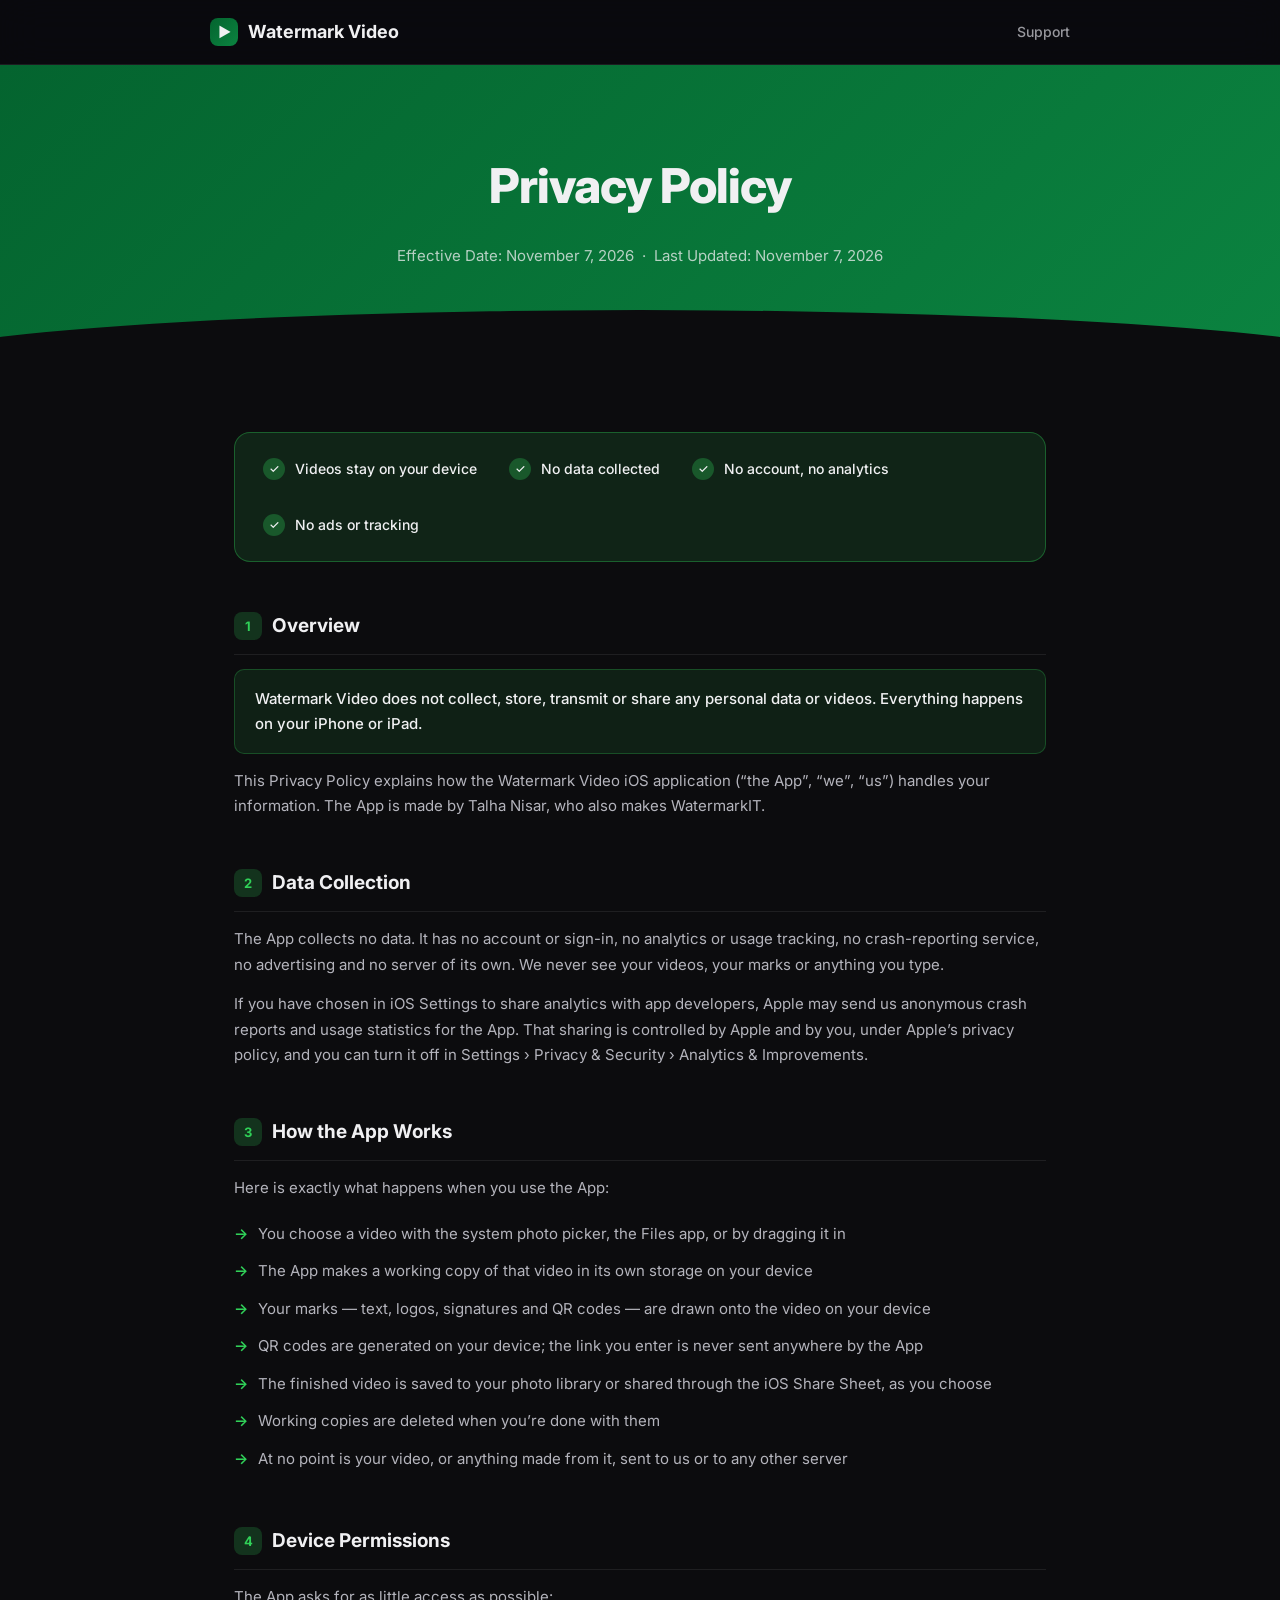
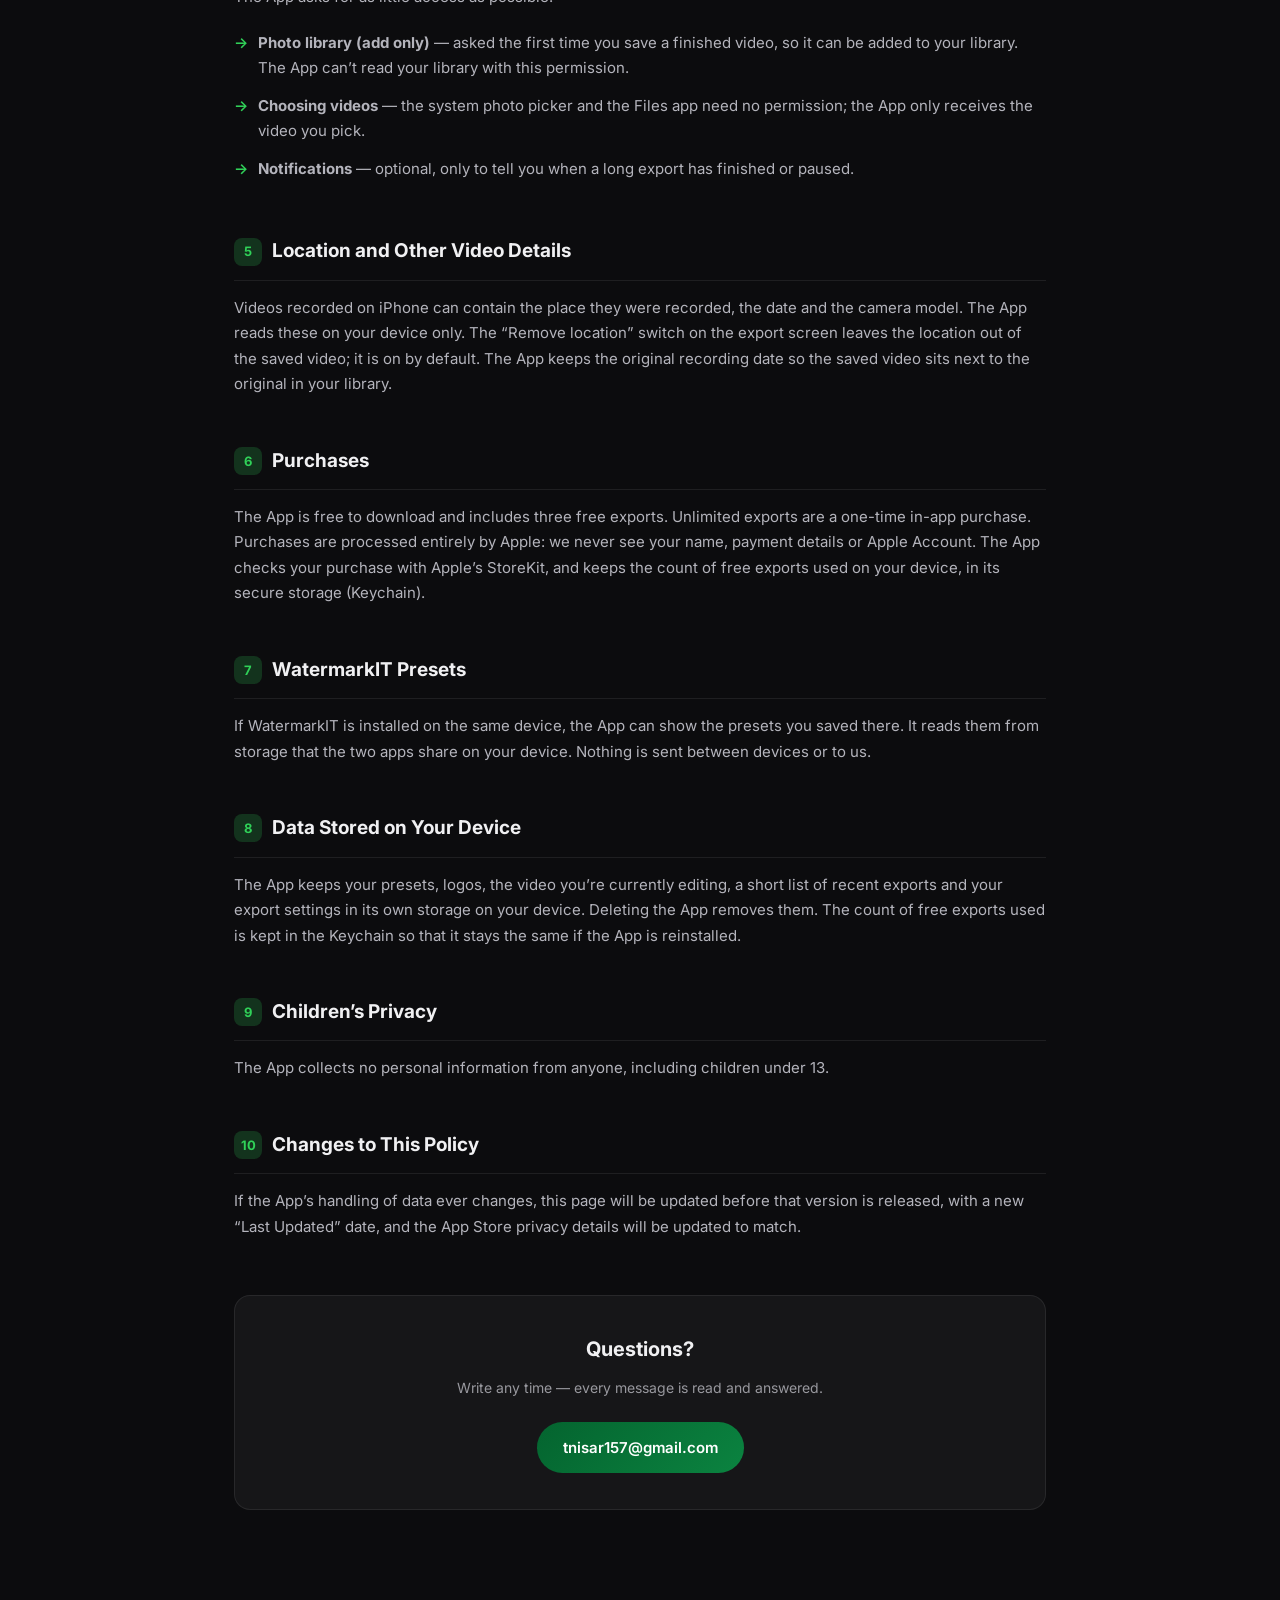
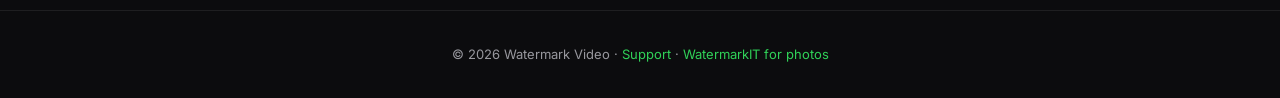
<file: video/privacy.html>
<!DOCTYPE html>
<html lang="en">
<head>
  <meta charset="UTF-8" />
  <meta name="viewport" content="width=device-width, initial-scale=1.0" />
  <title>Watermark Video — Privacy Policy</title>
  <meta name="description" content="Watermark Video Privacy Policy. Your videos never leave your device. No data collection, no accounts, no analytics." />
  <link rel="preconnect" href="https://fonts.googleapis.com" />
  <link rel="preconnect" href="https://fonts.gstatic.com" crossorigin />
  <link href="https://fonts.googleapis.com/css2?family=Inter:wght@300;400;500;600;700;800&display=swap" rel="stylesheet" />
  <link rel="stylesheet" href="site.css" />
</head>
<body>

  <nav>
    <div class="nav-inner">
      <a href="support.html" class="logo"><span class="logo-mark" aria-hidden="true">▶</span> Watermark Video</a>
      <a href="support.html" class="nav-link">Support</a>
    </div>
  </nav>

  <div class="hero">
    <h1>Privacy Policy</h1>
    <p class="meta">Effective Date: November 7, 2026 &nbsp;·&nbsp; Last Updated: November 7, 2026</p>
  </div>

  <div class="content">

    <div class="summary-strip">
      <div class="summary-item"><span class="check">✓</span> Videos stay on your device</div>
      <div class="summary-item"><span class="check">✓</span> No data collected</div>
      <div class="summary-item"><span class="check">✓</span> No account, no analytics</div>
      <div class="summary-item"><span class="check">✓</span> No ads or tracking</div>
    </div>

    <div class="policy-section">
      <h2><span class="num">1</span> Overview</h2>
      <p class="highlight">Watermark Video does not collect, store, transmit or share any personal data or videos. Everything happens on your iPhone or iPad.</p>
      <p>This Privacy Policy explains how the Watermark Video iOS application (“the App”, “we”, “us”) handles your information. The App is made by Talha Nisar, who also makes WatermarkIT.</p>
    </div>

    <div class="policy-section">
      <h2><span class="num">2</span> Data Collection</h2>
      <p>The App collects no data. It has no account or sign-in, no analytics or usage tracking, no crash-reporting service, no advertising and no server of its own. We never see your videos, your marks or anything you type.</p>
      <p>If you have chosen in iOS Settings to share analytics with app developers, Apple may send us anonymous crash reports and usage statistics for the App. That sharing is controlled by Apple and by you, under Apple’s privacy policy, and you can turn it off in Settings › Privacy &amp; Security › Analytics &amp; Improvements.</p>
    </div>

    <div class="policy-section">
      <h2><span class="num">3</span> How the App Works</h2>
      <p>Here is exactly what happens when you use the App:</p>
      <ul>
        <li>You choose a video with the system photo picker, the Files app, or by dragging it in</li>
        <li>The App makes a working copy of that video in its own storage on your device</li>
        <li>Your marks — text, logos, signatures and QR codes — are drawn onto the video on your device</li>
        <li>QR codes are generated on your device; the link you enter is never sent anywhere by the App</li>
        <li>The finished video is saved to your photo library or shared through the iOS Share Sheet, as you choose</li>
        <li>Working copies are deleted when you’re done with them</li>
        <li>At no point is your video, or anything made from it, sent to us or to any other server</li>
      </ul>
    </div>

    <div class="policy-section">
      <h2><span class="num">4</span> Device Permissions</h2>
      <p>The App asks for as little access as possible:</p>
      <ul>
        <li><strong>Photo library (add only)</strong> — asked the first time you save a finished video, so it can be added to your library. The App can’t read your library with this permission.</li>
        <li><strong>Choosing videos</strong> — the system photo picker and the Files app need no permission; the App only receives the video you pick.</li>
        <li><strong>Notifications</strong> — optional, only to tell you when a long export has finished or paused.</li>
      </ul>
    </div>

    <div class="policy-section">
      <h2><span class="num">5</span> Location and Other Video Details</h2>
      <p>Videos recorded on iPhone can contain the place they were recorded, the date and the camera model. The App reads these on your device only. The “Remove location” switch on the export screen leaves the location out of the saved video; it is on by default. The App keeps the original recording date so the saved video sits next to the original in your library.</p>
    </div>

    <div class="policy-section">
      <h2><span class="num">6</span> Purchases</h2>
      <p>The App is free to download and includes three free exports. Unlimited exports are a one-time in-app purchase. Purchases are processed entirely by Apple: we never see your name, payment details or Apple Account. The App checks your purchase with Apple’s StoreKit, and keeps the count of free exports used on your device, in its secure storage (Keychain).</p>
    </div>

    <div class="policy-section">
      <h2><span class="num">7</span> WatermarkIT Presets</h2>
      <p>If WatermarkIT is installed on the same device, the App can show the presets you saved there. It reads them from storage that the two apps share on your device. Nothing is sent between devices or to us.</p>
    </div>

    <div class="policy-section">
      <h2><span class="num">8</span> Data Stored on Your Device</h2>
      <p>The App keeps your presets, logos, the video you’re currently editing, a short list of recent exports and your export settings in its own storage on your device. Deleting the App removes them. The count of free exports used is kept in the Keychain so that it stays the same if the App is reinstalled.</p>
    </div>

    <div class="policy-section">
      <h2><span class="num">9</span> Children’s Privacy</h2>
      <p>The App collects no personal information from anyone, including children under 13.</p>
    </div>

    <div class="policy-section">
      <h2><span class="num">10</span> Changes to This Policy</h2>
      <p>If the App’s handling of data ever changes, this page will be updated before that version is released, with a new “Last Updated” date, and the App Store privacy details will be updated to match.</p>
    </div>

    <div class="contact-box">
      <h2>Questions?</h2>
      <p>Write any time — every message is read and answered.</p>
      <a href="mailto:tnisar157@gmail.com" class="btn">tnisar157@gmail.com</a>
    </div>

  </div>

  <footer>
    <p>© 2026 Watermark Video · <a href="support.html">Support</a> · <a href="../index.html">WatermarkIT for photos</a></p>
  </footer>

</body>
</html>
</file>
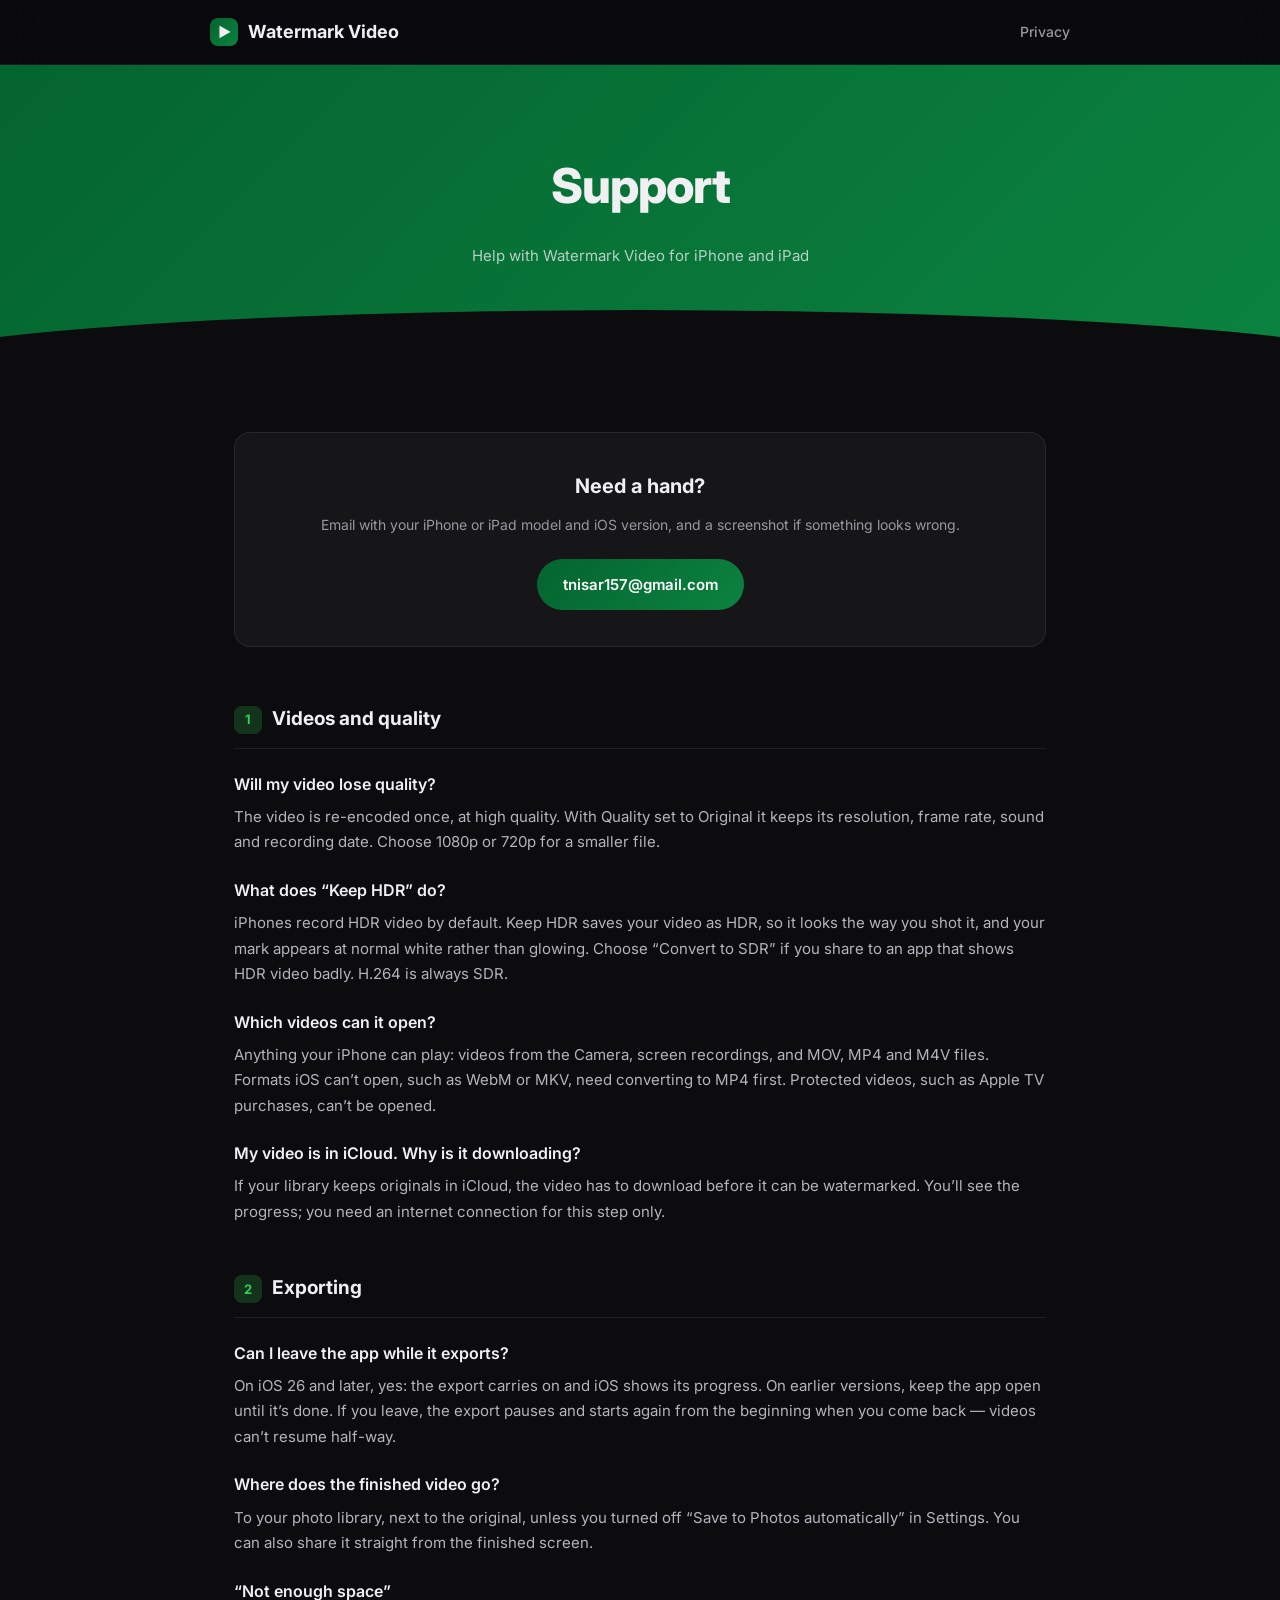
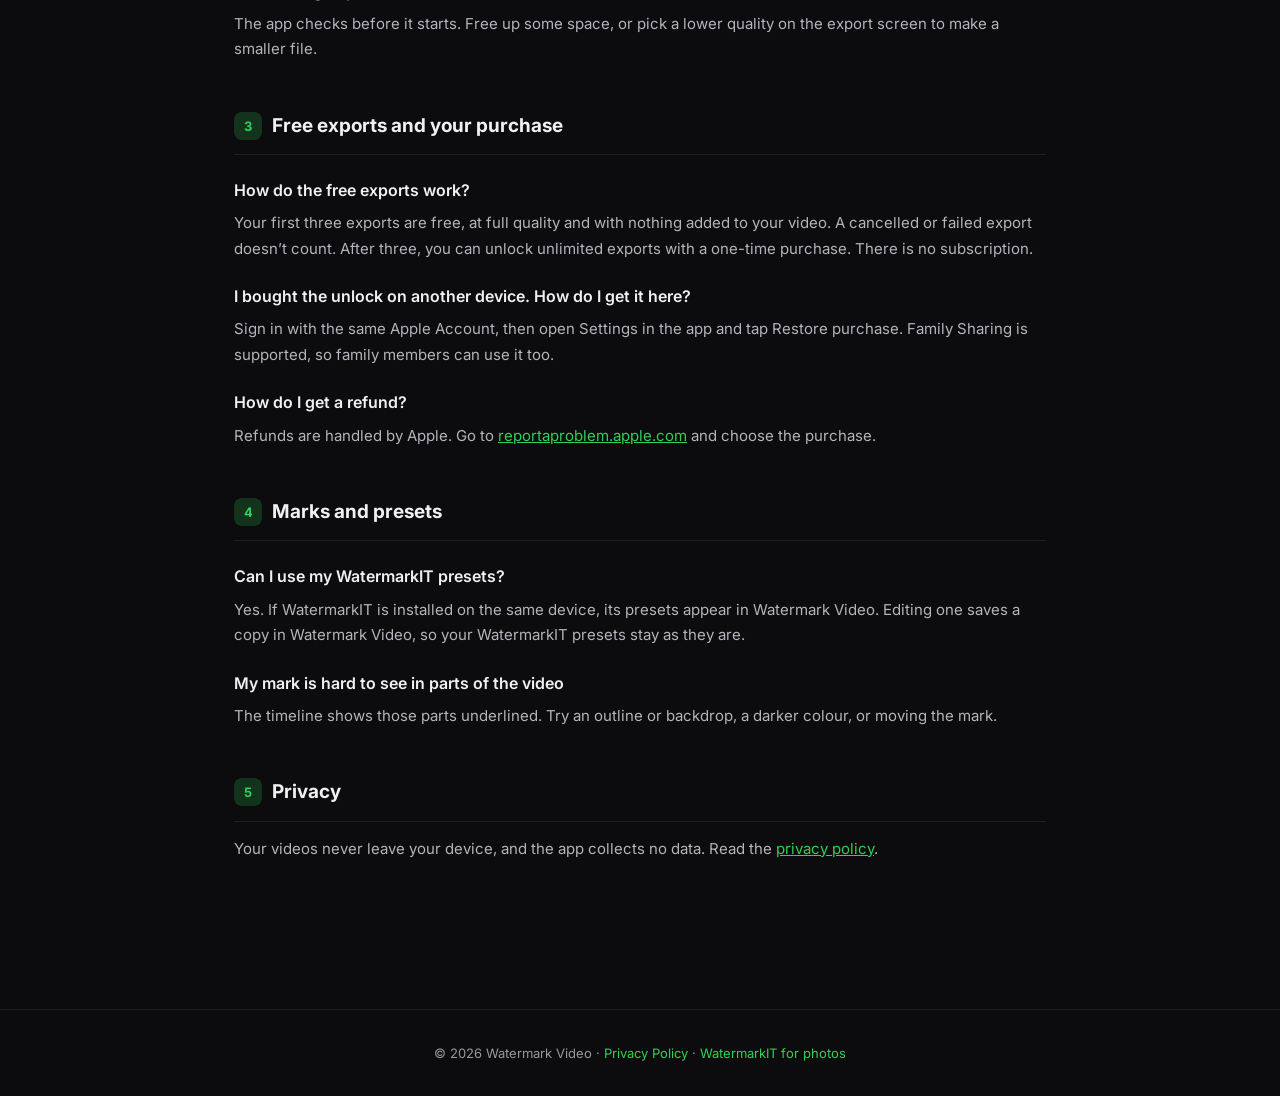
<file: video/support.html>
<!DOCTYPE html>
<html lang="en">
<head>
  <meta charset="UTF-8" />
  <meta name="viewport" content="width=device-width, initial-scale=1.0" />
  <title>Watermark Video — Support</title>
  <meta name="description" content="Help with Watermark Video: HDR, exports, free exports, restoring your purchase, and how to get in touch." />
  <link rel="preconnect" href="https://fonts.googleapis.com" />
  <link rel="preconnect" href="https://fonts.gstatic.com" crossorigin />
  <link href="https://fonts.googleapis.com/css2?family=Inter:wght@300;400;500;600;700;800&display=swap" rel="stylesheet" />
  <link rel="stylesheet" href="site.css" />
</head>
<body>

  <nav>
    <div class="nav-inner">
      <a href="support.html" class="logo"><span class="logo-mark" aria-hidden="true">▶</span> Watermark Video</a>
      <a href="privacy.html" class="nav-link">Privacy</a>
    </div>
  </nav>

  <div class="hero">
    <h1>Support</h1>
    <p class="meta">Help with Watermark Video for iPhone and iPad</p>
  </div>

  <div class="content">

    <div class="contact-box" style="margin-top:0;margin-bottom:56px;">
      <h2>Need a hand?</h2>
      <p>Email with your iPhone or iPad model and iOS version, and a screenshot if something looks wrong.</p>
      <a href="mailto:tnisar157@gmail.com?subject=Watermark%20Video%20support" class="btn">tnisar157@gmail.com</a>
    </div>

    <div class="policy-section faq">
      <h2><span class="num">1</span> Videos and quality</h2>

      <h3>Will my video lose quality?</h3>
      <p>The video is re-encoded once, at high quality. With Quality set to Original it keeps its resolution, frame rate, sound and recording date. Choose 1080p or 720p for a smaller file.</p>

      <h3>What does “Keep HDR” do?</h3>
      <p>iPhones record HDR video by default. Keep HDR saves your video as HDR, so it looks the way you shot it, and your mark appears at normal white rather than glowing. Choose “Convert to SDR” if you share to an app that shows HDR video badly. H.264 is always SDR.</p>

      <h3>Which videos can it open?</h3>
      <p>Anything your iPhone can play: videos from the Camera, screen recordings, and MOV, MP4 and M4V files. Formats iOS can’t open, such as WebM or MKV, need converting to MP4 first. Protected videos, such as Apple TV purchases, can’t be opened.</p>

      <h3>My video is in iCloud. Why is it downloading?</h3>
      <p>If your library keeps originals in iCloud, the video has to download before it can be watermarked. You’ll see the progress; you need an internet connection for this step only.</p>
    </div>

    <div class="policy-section faq">
      <h2><span class="num">2</span> Exporting</h2>

      <h3>Can I leave the app while it exports?</h3>
      <p>On iOS 26 and later, yes: the export carries on and iOS shows its progress. On earlier versions, keep the app open until it’s done. If you leave, the export pauses and starts again from the beginning when you come back — videos can’t resume half-way.</p>

      <h3>Where does the finished video go?</h3>
      <p>To your photo library, next to the original, unless you turned off “Save to Photos automatically” in Settings. You can also share it straight from the finished screen.</p>

      <h3>“Not enough space”</h3>
      <p>The app checks before it starts. Free up some space, or pick a lower quality on the export screen to make a smaller file.</p>
    </div>

    <div class="policy-section faq">
      <h2><span class="num">3</span> Free exports and your purchase</h2>

      <h3>How do the free exports work?</h3>
      <p>Your first three exports are free, at full quality and with nothing added to your video. A cancelled or failed export doesn’t count. After three, you can unlock unlimited exports with a one-time purchase. There is no subscription.</p>

      <h3>I bought the unlock on another device. How do I get it here?</h3>
      <p>Sign in with the same Apple Account, then open Settings in the app and tap Restore purchase. Family Sharing is supported, so family members can use it too.</p>

      <h3>How do I get a refund?</h3>
      <p>Refunds are handled by Apple. Go to <a href="https://reportaproblem.apple.com" style="color:var(--green-light)">reportaproblem.apple.com</a> and choose the purchase.</p>
    </div>

    <div class="policy-section faq">
      <h2><span class="num">4</span> Marks and presets</h2>

      <h3>Can I use my WatermarkIT presets?</h3>
      <p>Yes. If WatermarkIT is installed on the same device, its presets appear in Watermark Video. Editing one saves a copy in Watermark Video, so your WatermarkIT presets stay as they are.</p>

      <h3>My mark is hard to see in parts of the video</h3>
      <p>The timeline shows those parts underlined. Try an outline or backdrop, a darker colour, or moving the mark.</p>
    </div>

    <div class="policy-section">
      <h2><span class="num">5</span> Privacy</h2>
      <p>Your videos never leave your device, and the app collects no data. Read the <a href="privacy.html" style="color:var(--green-light)">privacy policy</a>.</p>
    </div>

  </div>

  <footer>
    <p>© 2026 Watermark Video · <a href="privacy.html">Privacy Policy</a> · <a href="../index.html">WatermarkIT for photos</a></p>
  </footer>

</body>
</html>
</file>
<file: video/site.css>
/* Watermark Video pages. Copied from privacy.html's styles (minus the language picker) on 7 Nov 2026. */

*, *::before, *::after { box-sizing: border-box; margin: 0; padding: 0; }

:root {
  --green: #0B8340;
  --green-light: #30D158;
  --gradient: linear-gradient(135deg, #04642F 0%, #0B8340 100%);
  --bg: #0C0C0E;
  --surface: #161618;
  --surface2: #1D1D20;
  --border: rgba(255,255,255,0.08);
  --text: #F0F0F2;
  --muted: #98989E;
  --radius: 16px;
}

html { scroll-behavior: smooth; }

body {
  background: var(--bg);
  color: var(--text);
  font-family: 'Inter', -apple-system, sans-serif;
  line-height: 1.7;
  min-height: 100vh;
}

/* NAV */
nav {
  position: sticky;
  top: 0;
  z-index: 100;
  background: rgba(10,10,15,0.85);
  backdrop-filter: blur(20px);
  -webkit-backdrop-filter: blur(20px);
  border-bottom: 1px solid var(--border);
  padding: 0 24px;
}
.nav-inner {
  max-width: 860px;
  margin: 0 auto;
  display: flex;
  align-items: center;
  justify-content: space-between;
  height: 64px;
}
.logo {
  display: flex;
  align-items: center;
  gap: 10px;
  text-decoration: none;
  color: var(--text);
  font-weight: 700;
  font-size: 18px;
}
.logo-icon {
  width: 34px;
  height: 34px;
  border-radius: 8px;
  object-fit: cover;
}
.nav-link {
  color: var(--muted);
  text-decoration: none;
  font-size: 14px;
  font-weight: 500;
  transition: color 0.2s;
}
.nav-link:hover { color: var(--text); }

/* HERO */
.hero {
  background: var(--gradient);
  padding: 80px 24px 100px;
  text-align: center;
  position: relative;
  overflow: hidden;
}
.hero::after {
  content: '';
  position: absolute;
  bottom: -2px;
  left: 0;
  right: 0;
  height: 60px;
  background: var(--bg);
  clip-path: ellipse(60% 100% at 50% 100%);
}
.hero h1 {
  font-size: clamp(30px, 5vw, 48px);
  font-weight: 800;
  letter-spacing: -1px;
  margin-bottom: 16px;
}
.hero .meta {
  font-size: 15px;
  opacity: 0.75;
}

/* SUMMARY PILL */
.summary-strip {
  background: rgba(48, 209, 88, 0.12);
  border: 1px solid rgba(48, 209, 88, 0.35);
  border-radius: var(--radius);
  padding: 24px 28px;
  margin-bottom: 48px;
  display: flex;
  gap: 32px;
  flex-wrap: wrap;
}
.summary-item {
  display: flex;
  align-items: center;
  gap: 10px;
  font-size: 14px;
  font-weight: 500;
  color: var(--text);
}
.check {
  width: 22px;
  height: 22px;
  border-radius: 50%;
  background: rgba(48, 209, 88, 0.3);
  display: flex;
  align-items: center;
  justify-content: center;
  flex-shrink: 0;
  font-size: 12px;
}

/* CONTENT */
.content {
  max-width: 860px;
  margin: 0 auto;
  padding: 64px 24px 100px;
}

/* POLICY SECTIONS */
.policy-section {
  margin-bottom: 48px;
}
.policy-section h2 {
  font-size: 19px;
  font-weight: 700;
  margin-bottom: 14px;
  padding-bottom: 12px;
  border-bottom: 1px solid var(--border);
  display: flex;
  align-items: center;
  gap: 10px;
}
.policy-section h2 .num {
  display: inline-flex;
  width: 28px;
  height: 28px;
  border-radius: 8px;
  background: rgba(48, 209, 88, 0.2);
  color: var(--green-light);
  font-size: 13px;
  font-weight: 700;
  align-items: center;
  justify-content: center;
  flex-shrink: 0;
}
.policy-section p {
  color: #B4B4BC;
  font-size: 15px;
  margin-bottom: 14px;
}
.policy-section ul {
  list-style: none;
  padding: 0;
}
.policy-section ul li {
  color: #B4B4BC;
  font-size: 15px;
  padding: 6px 0 6px 24px;
  position: relative;
}
.policy-section ul li::before {
  content: '→';
  position: absolute;
  left: 0;
  color: var(--green-light);
  font-weight: 600;
}
.highlight {
  background: rgba(48, 209, 88, 0.1);
  border: 1px solid rgba(48, 209, 88, 0.25);
  border-radius: 10px;
  padding: 16px 20px;
  color: var(--text) !important;
  font-weight: 500;
}

/* CONTACT */
.contact-box {
  background: var(--surface);
  border: 1px solid var(--border);
  border-radius: var(--radius);
  padding: 36px;
  text-align: center;
  margin-top: 56px;
}
.contact-box h2 {
  font-size: 20px;
  font-weight: 700;
  margin-bottom: 10px;
}
.contact-box p {
  color: var(--muted);
  font-size: 14px;
  margin-bottom: 22px;
}
.btn {
  display: inline-flex;
  align-items: center;
  gap: 8px;
  background: var(--gradient);
  color: white;
  font-family: 'Inter', sans-serif;
  font-size: 15px;
  font-weight: 600;
  padding: 13px 26px;
  border-radius: 100px;
  text-decoration: none;
  transition: opacity 0.2s, transform 0.2s;
}
.btn:hover { opacity: 0.9; transform: scale(1.02); }

/* FOOTER */
footer {
  border-top: 1px solid var(--border);
  padding: 32px 24px;
  text-align: center;
  color: var(--muted);
  font-size: 13px;
}
footer a { color: var(--green-light); text-decoration: none; }
footer a:hover { text-decoration: underline; }


.faq h3 { font-size: 16px; font-weight: 600; margin: 22px 0 6px; color: var(--text); }
.faq p { color: #B4B4BC; font-size: 15px; margin-bottom: 10px; }
.logo-mark { display:inline-flex; width:28px; height:28px; border-radius:8px; background: var(--gradient); align-items:center; justify-content:center; font-size:14px; }
</file>
